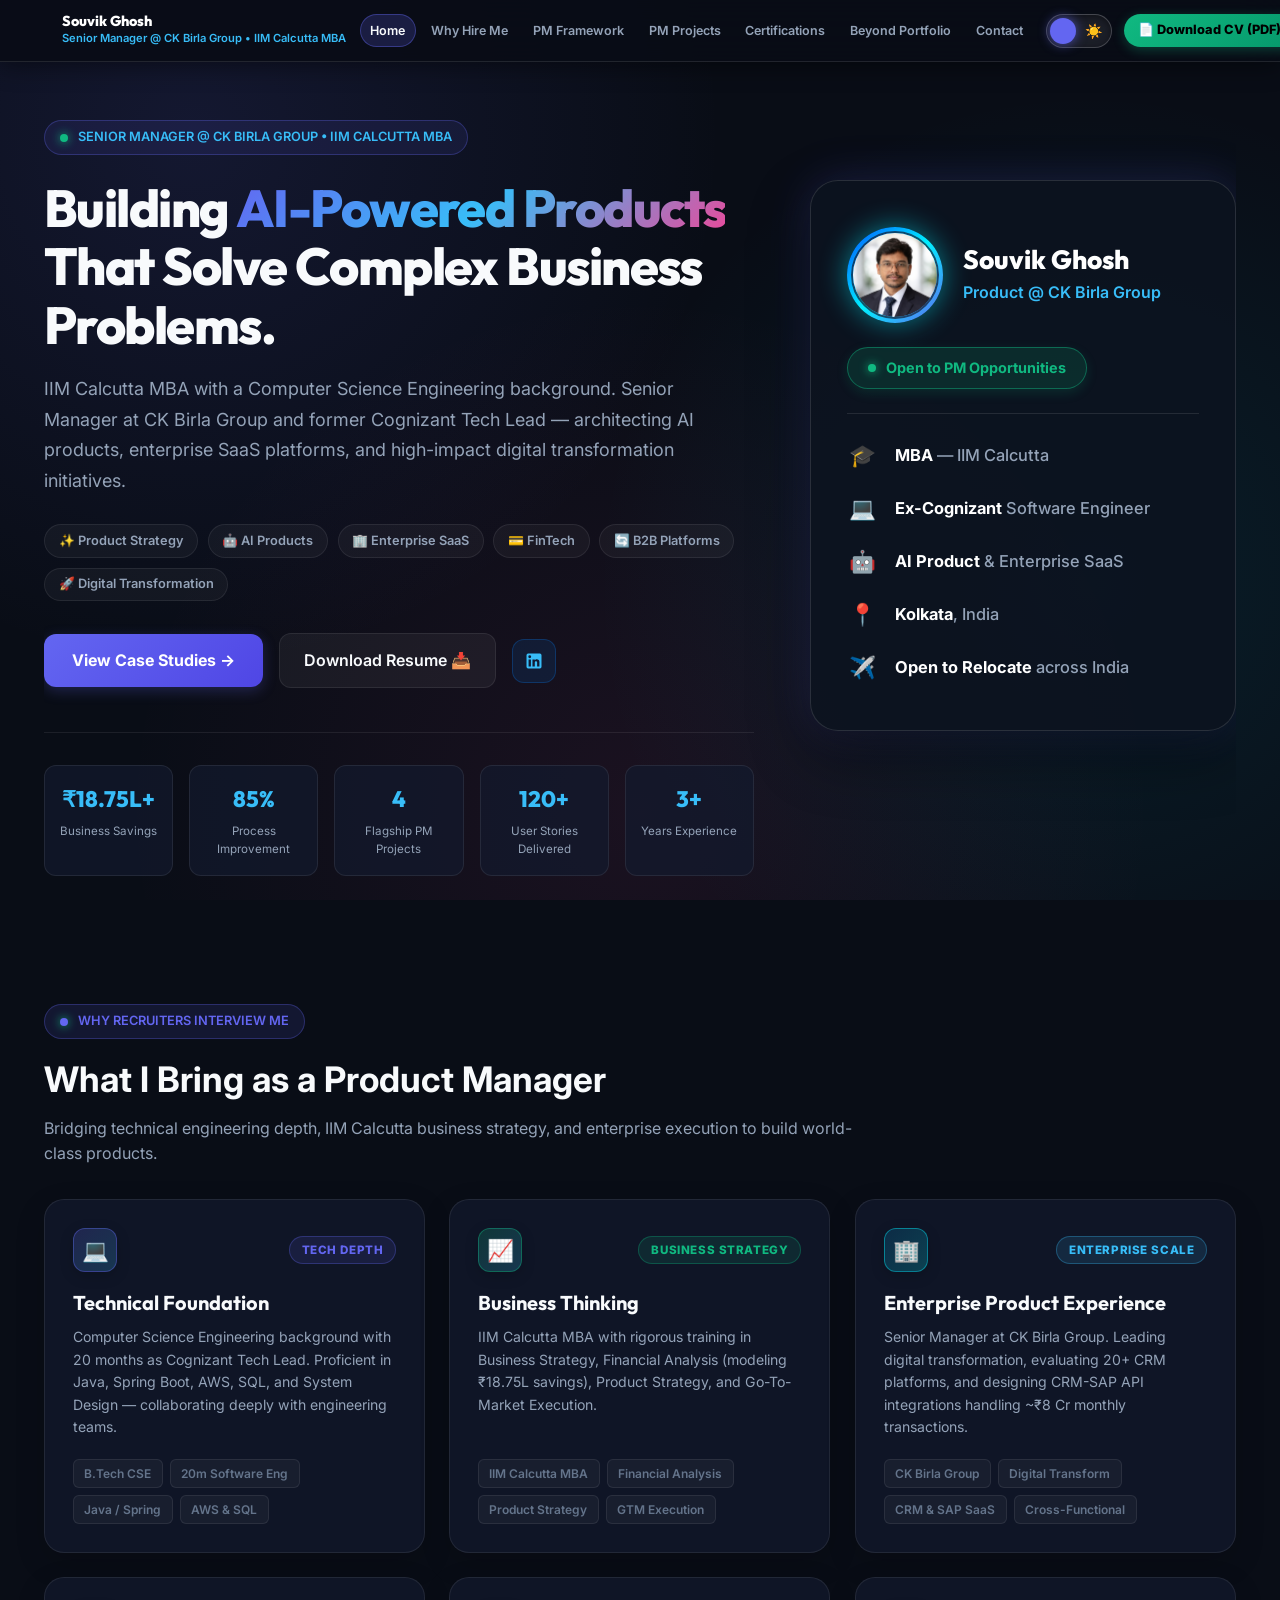
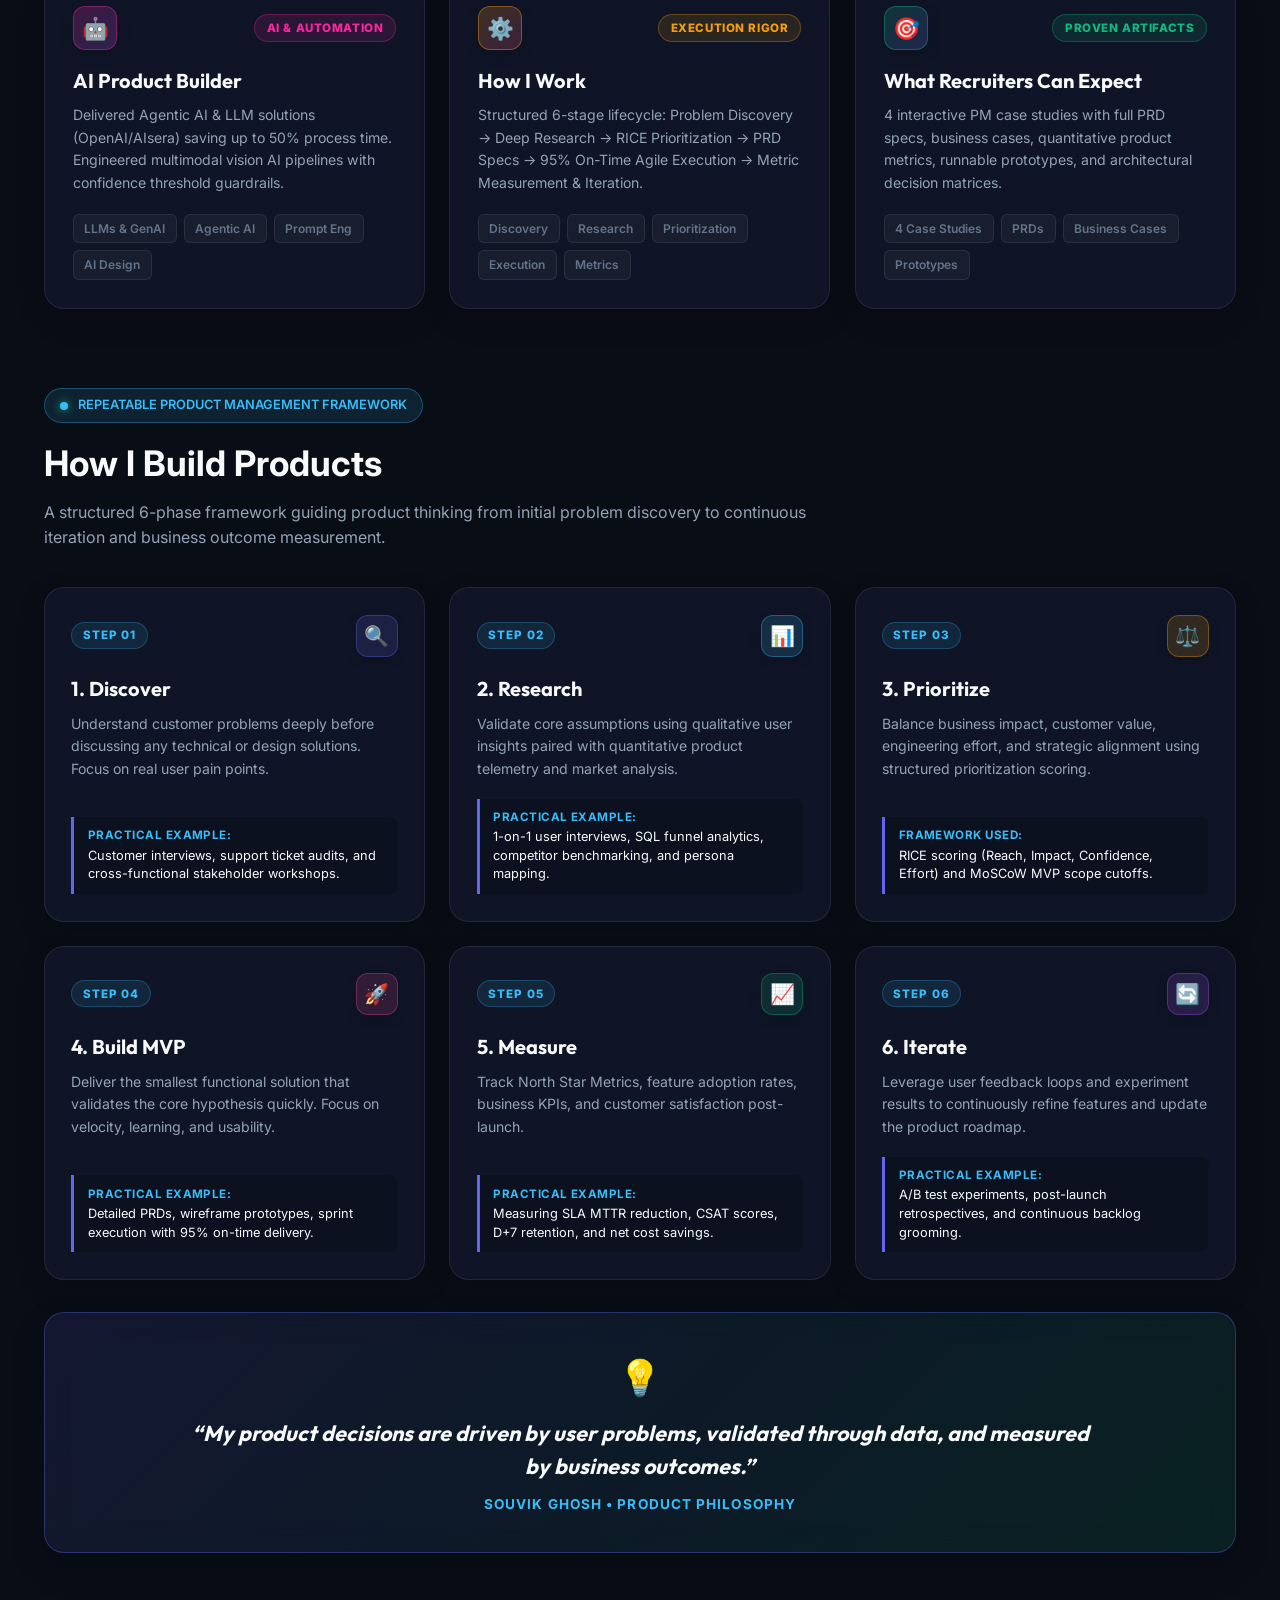
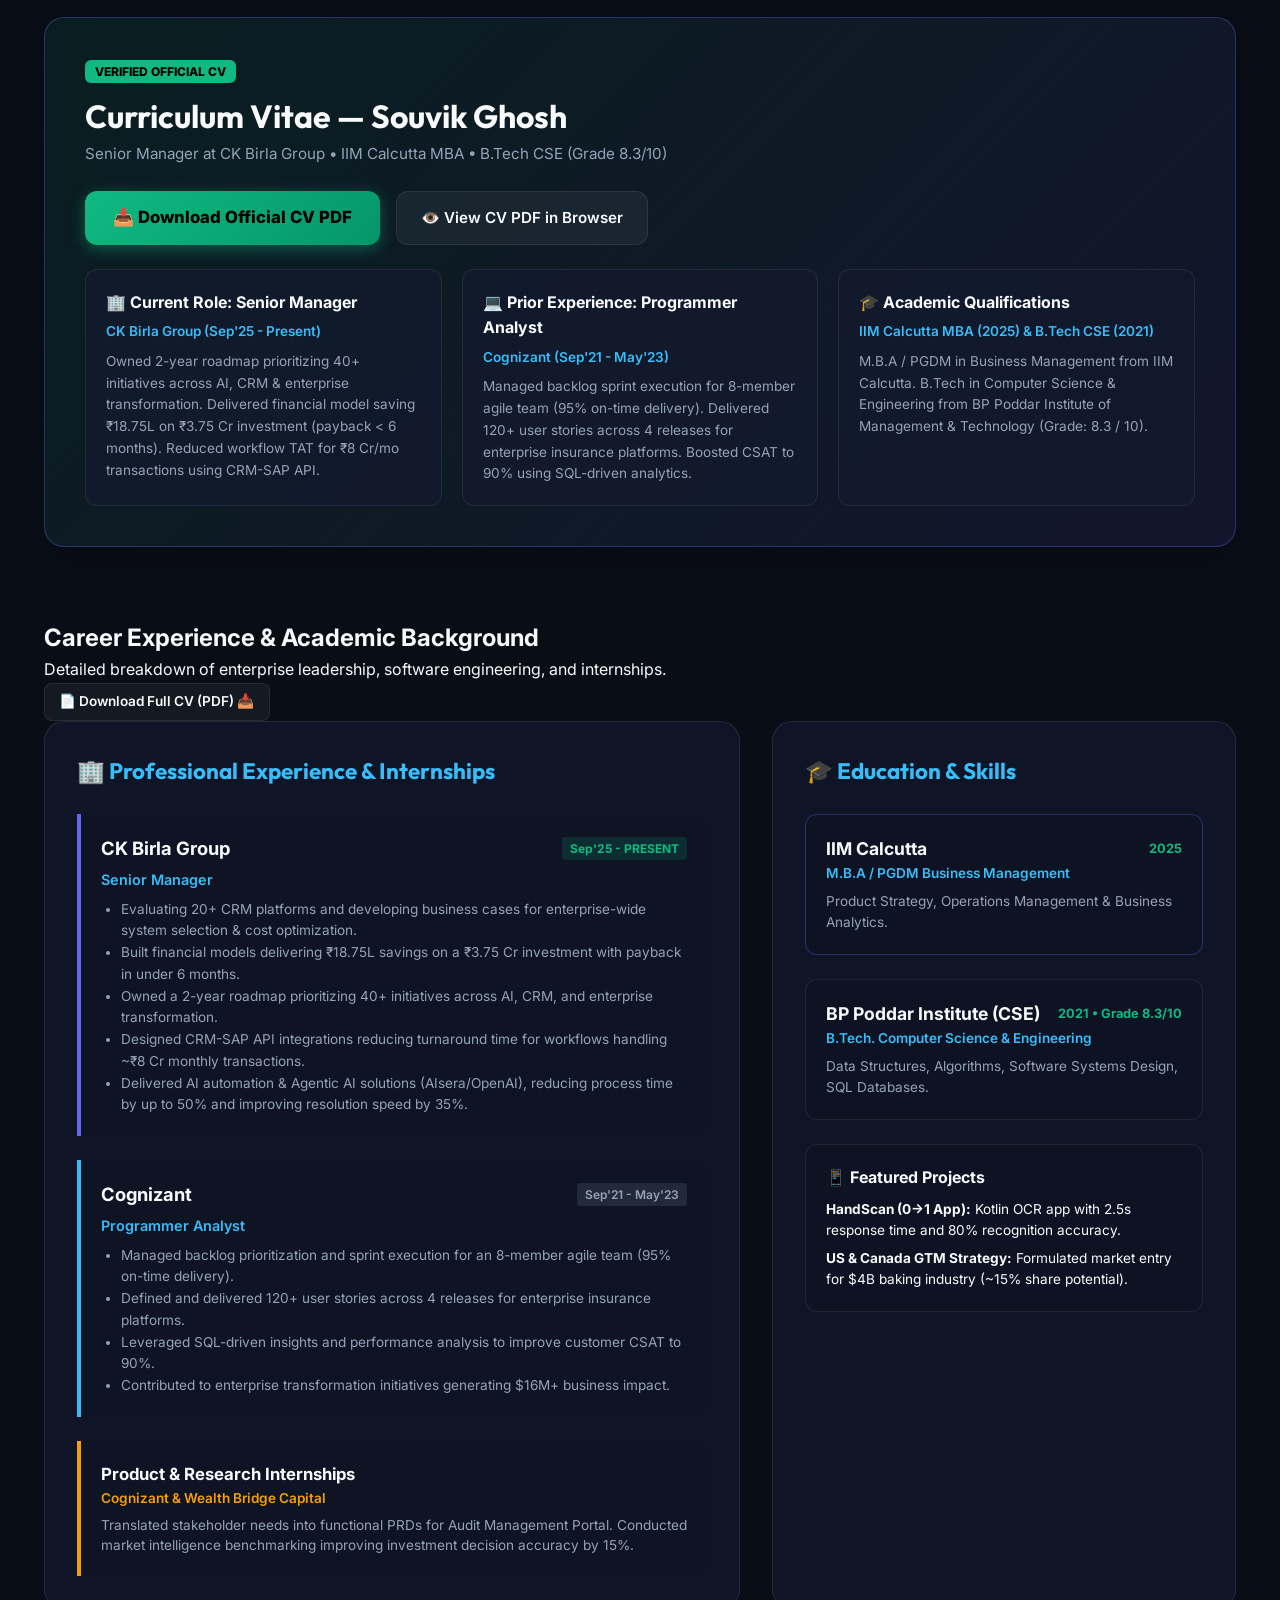
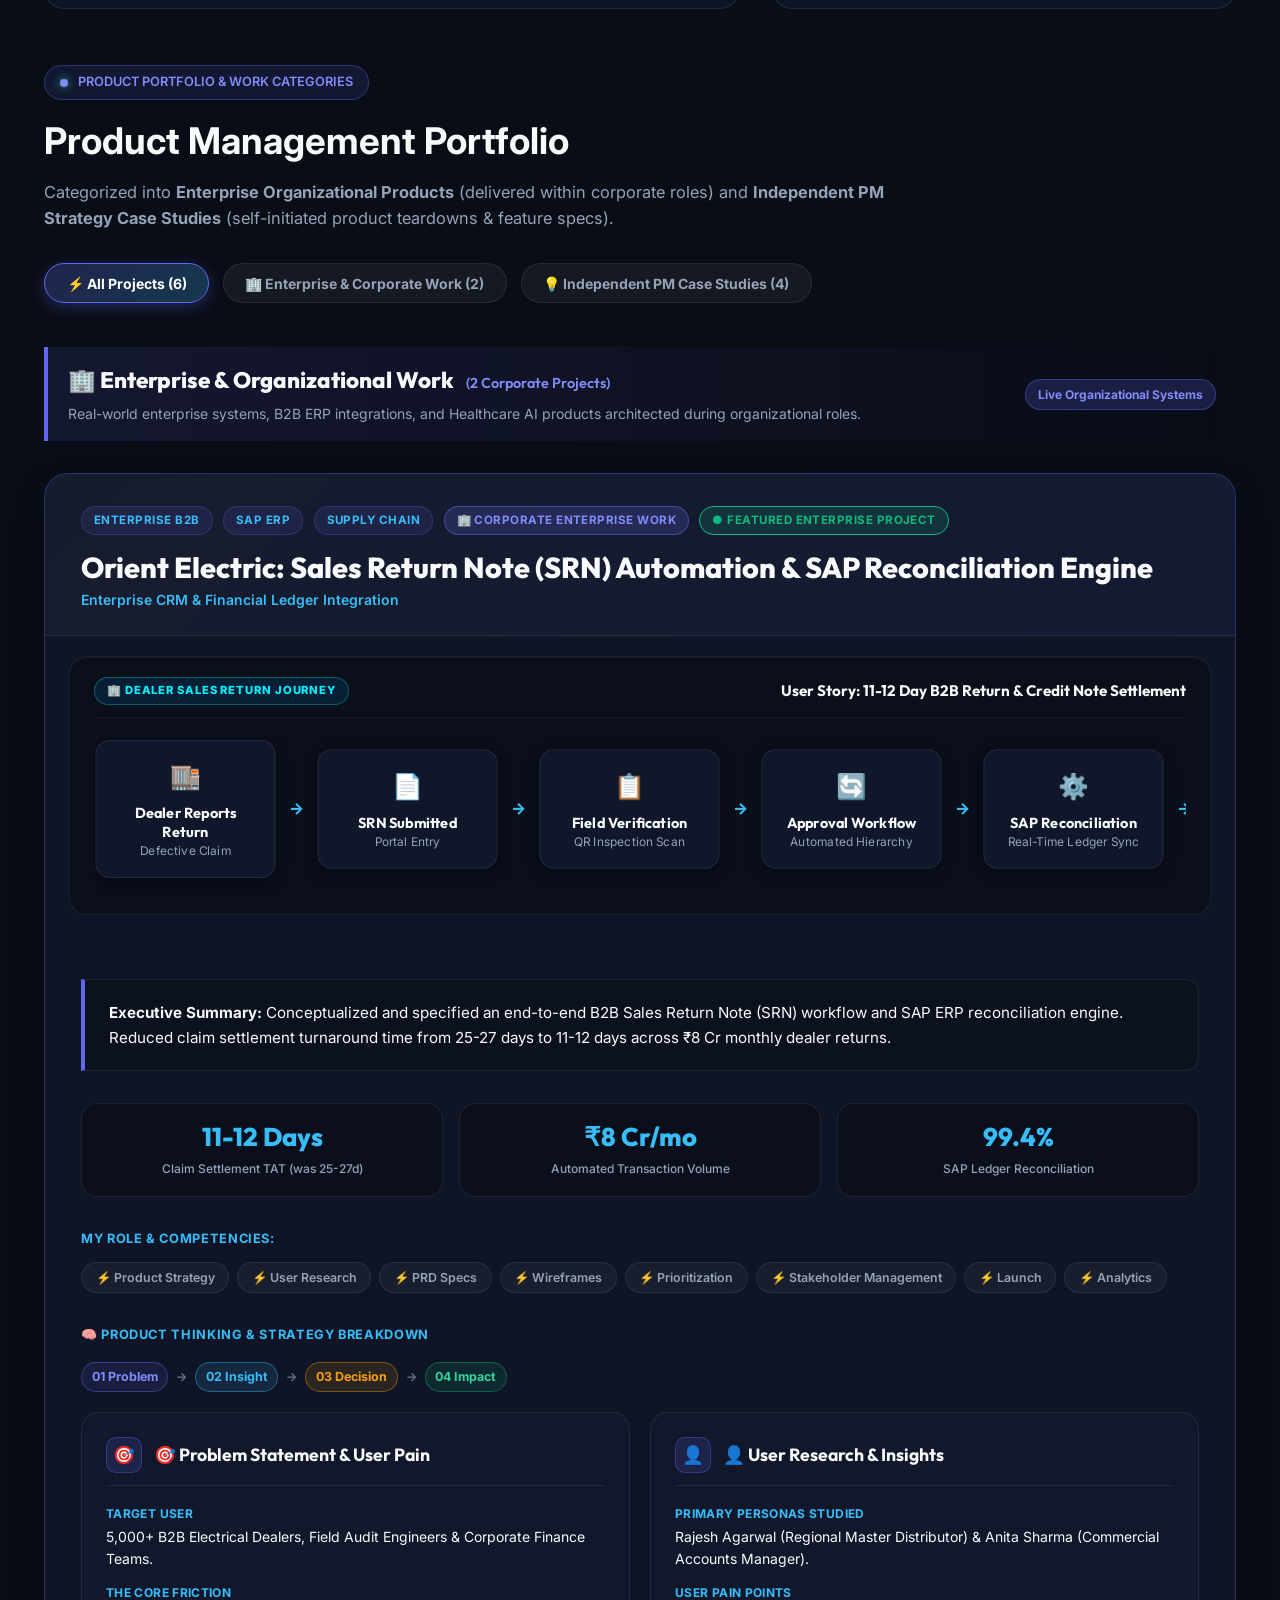
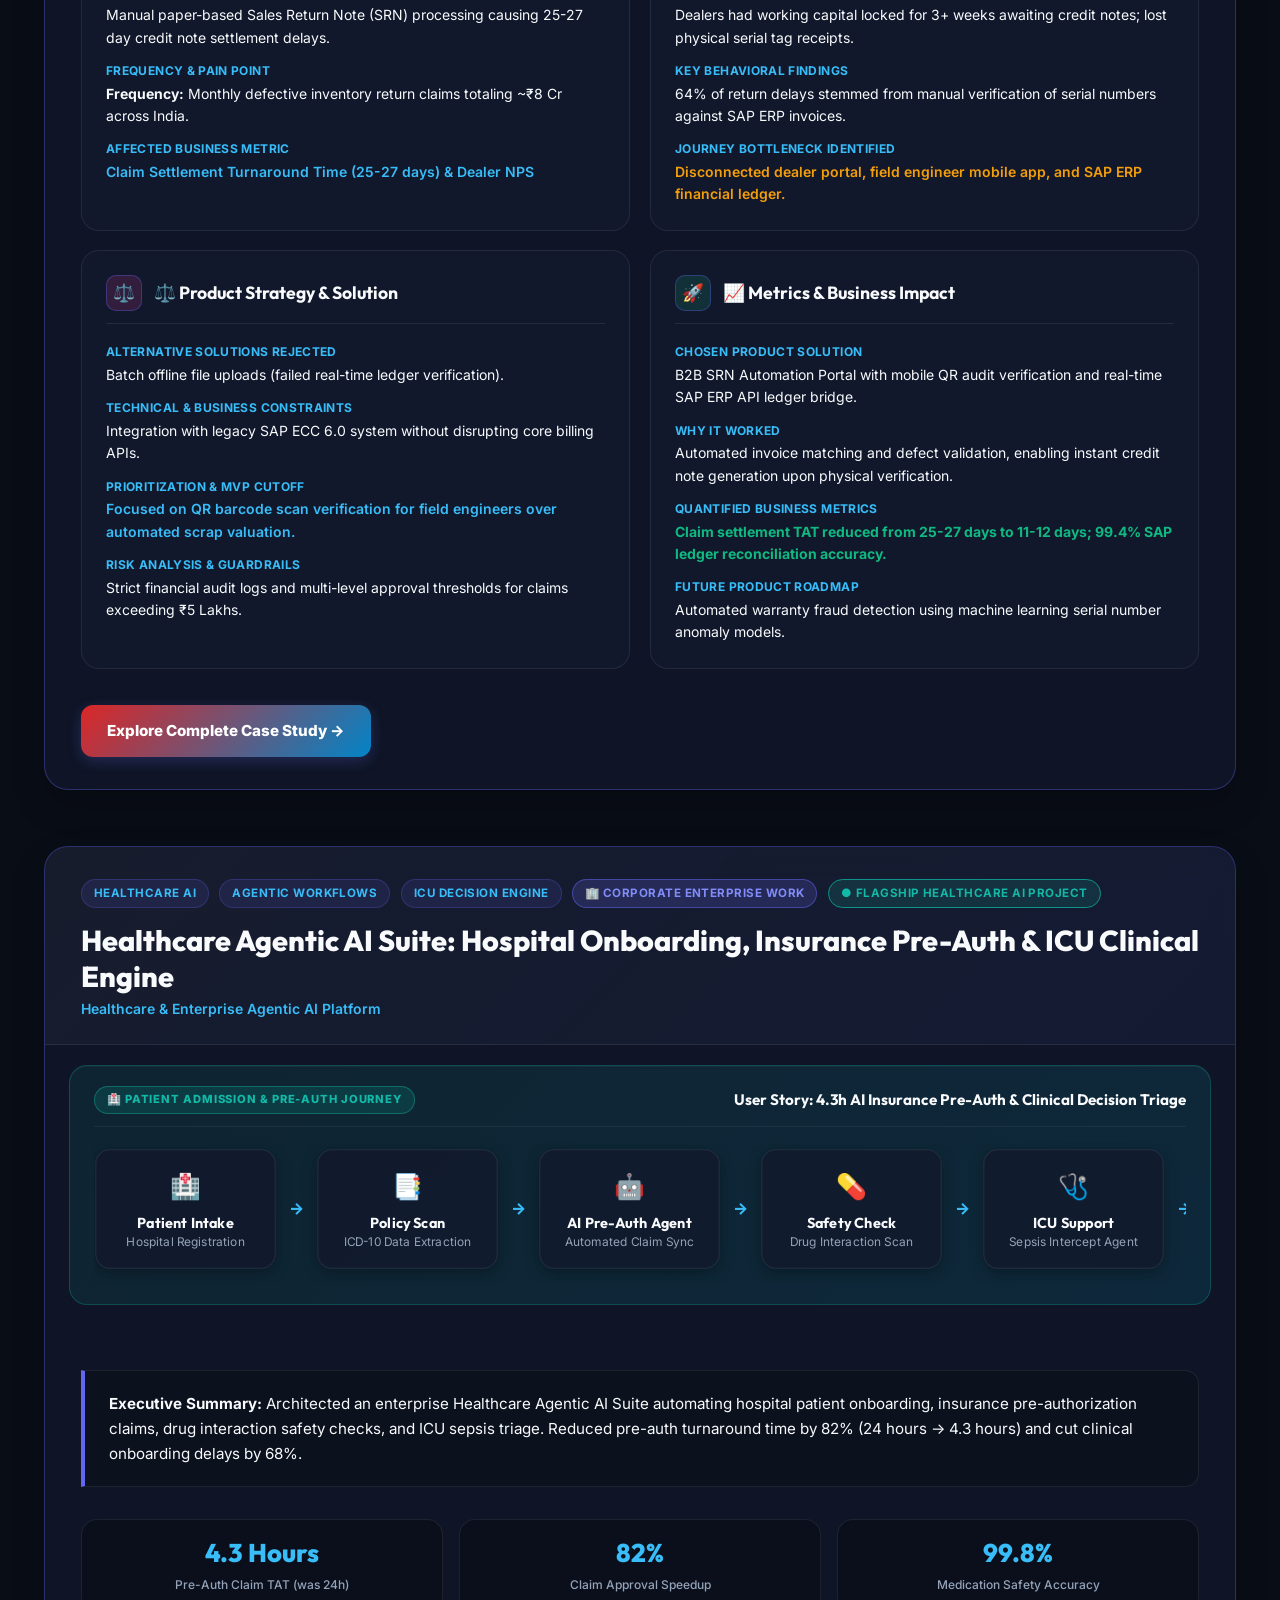
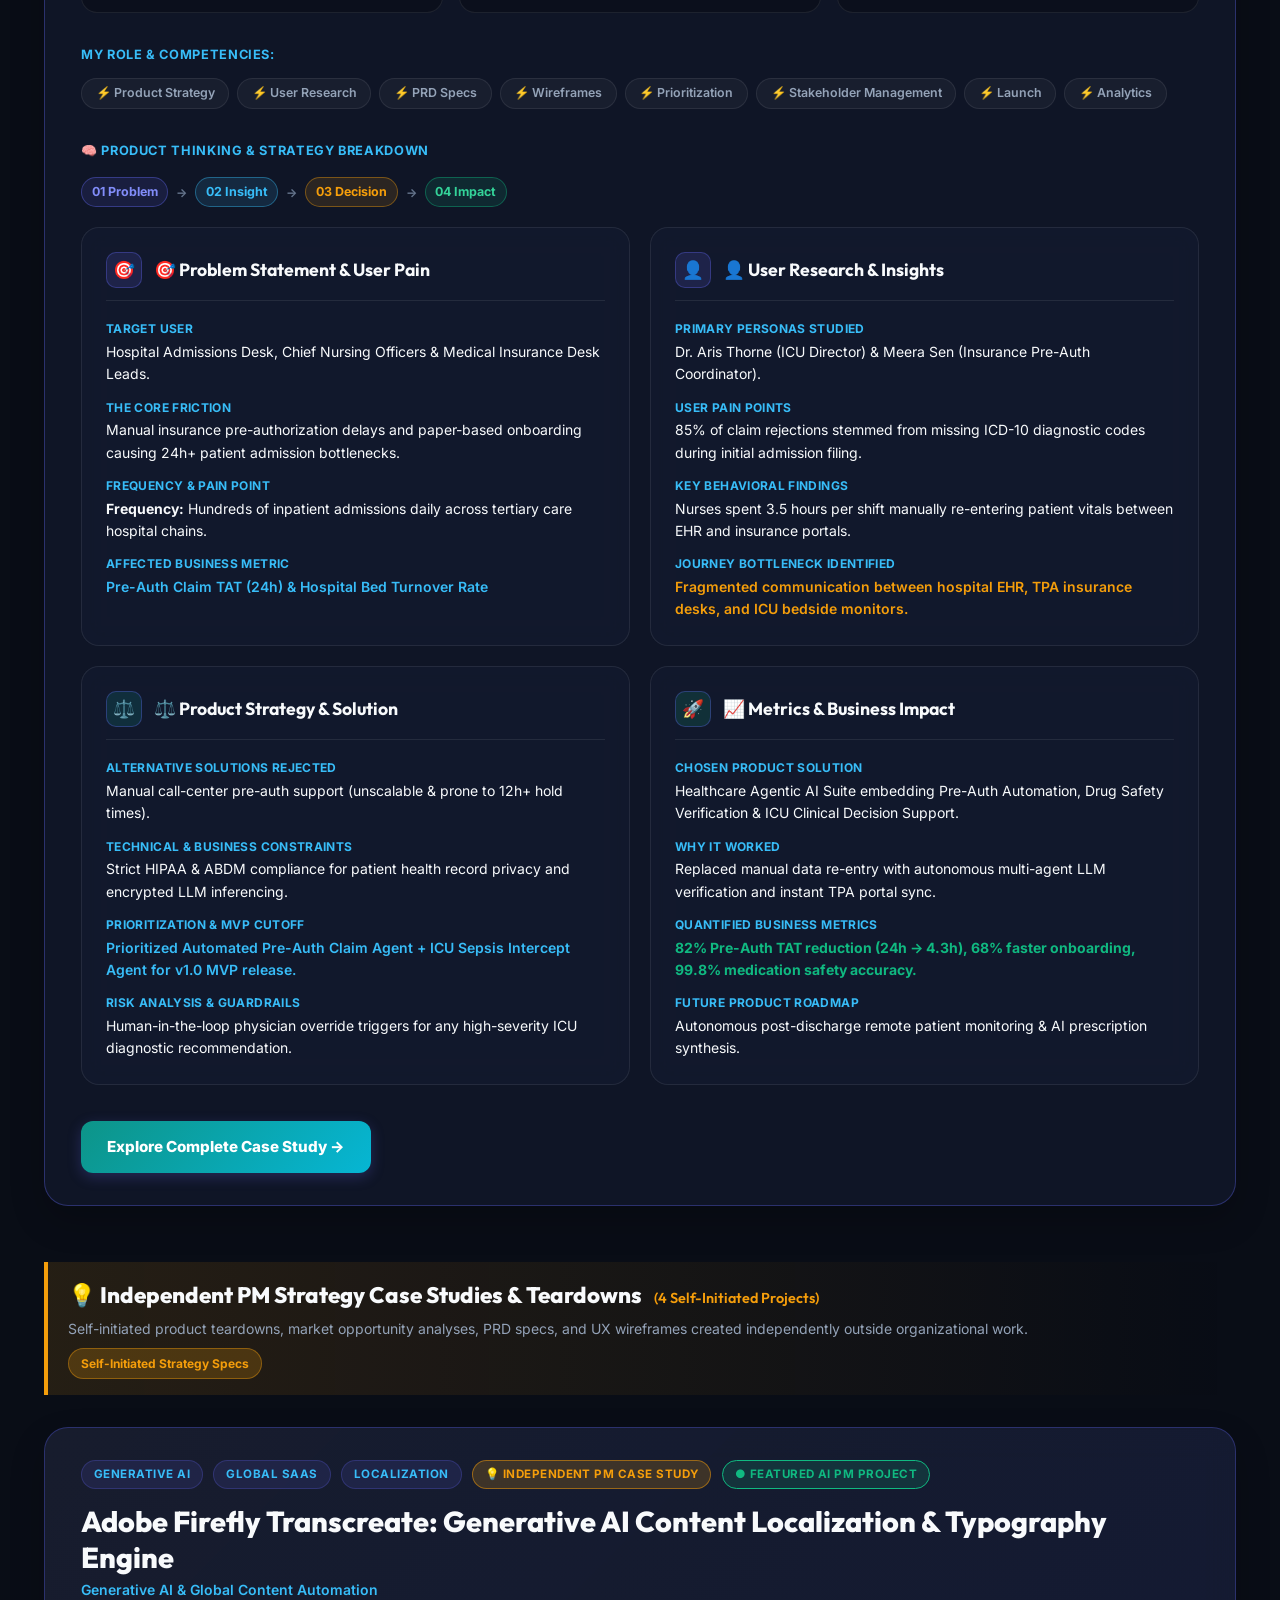
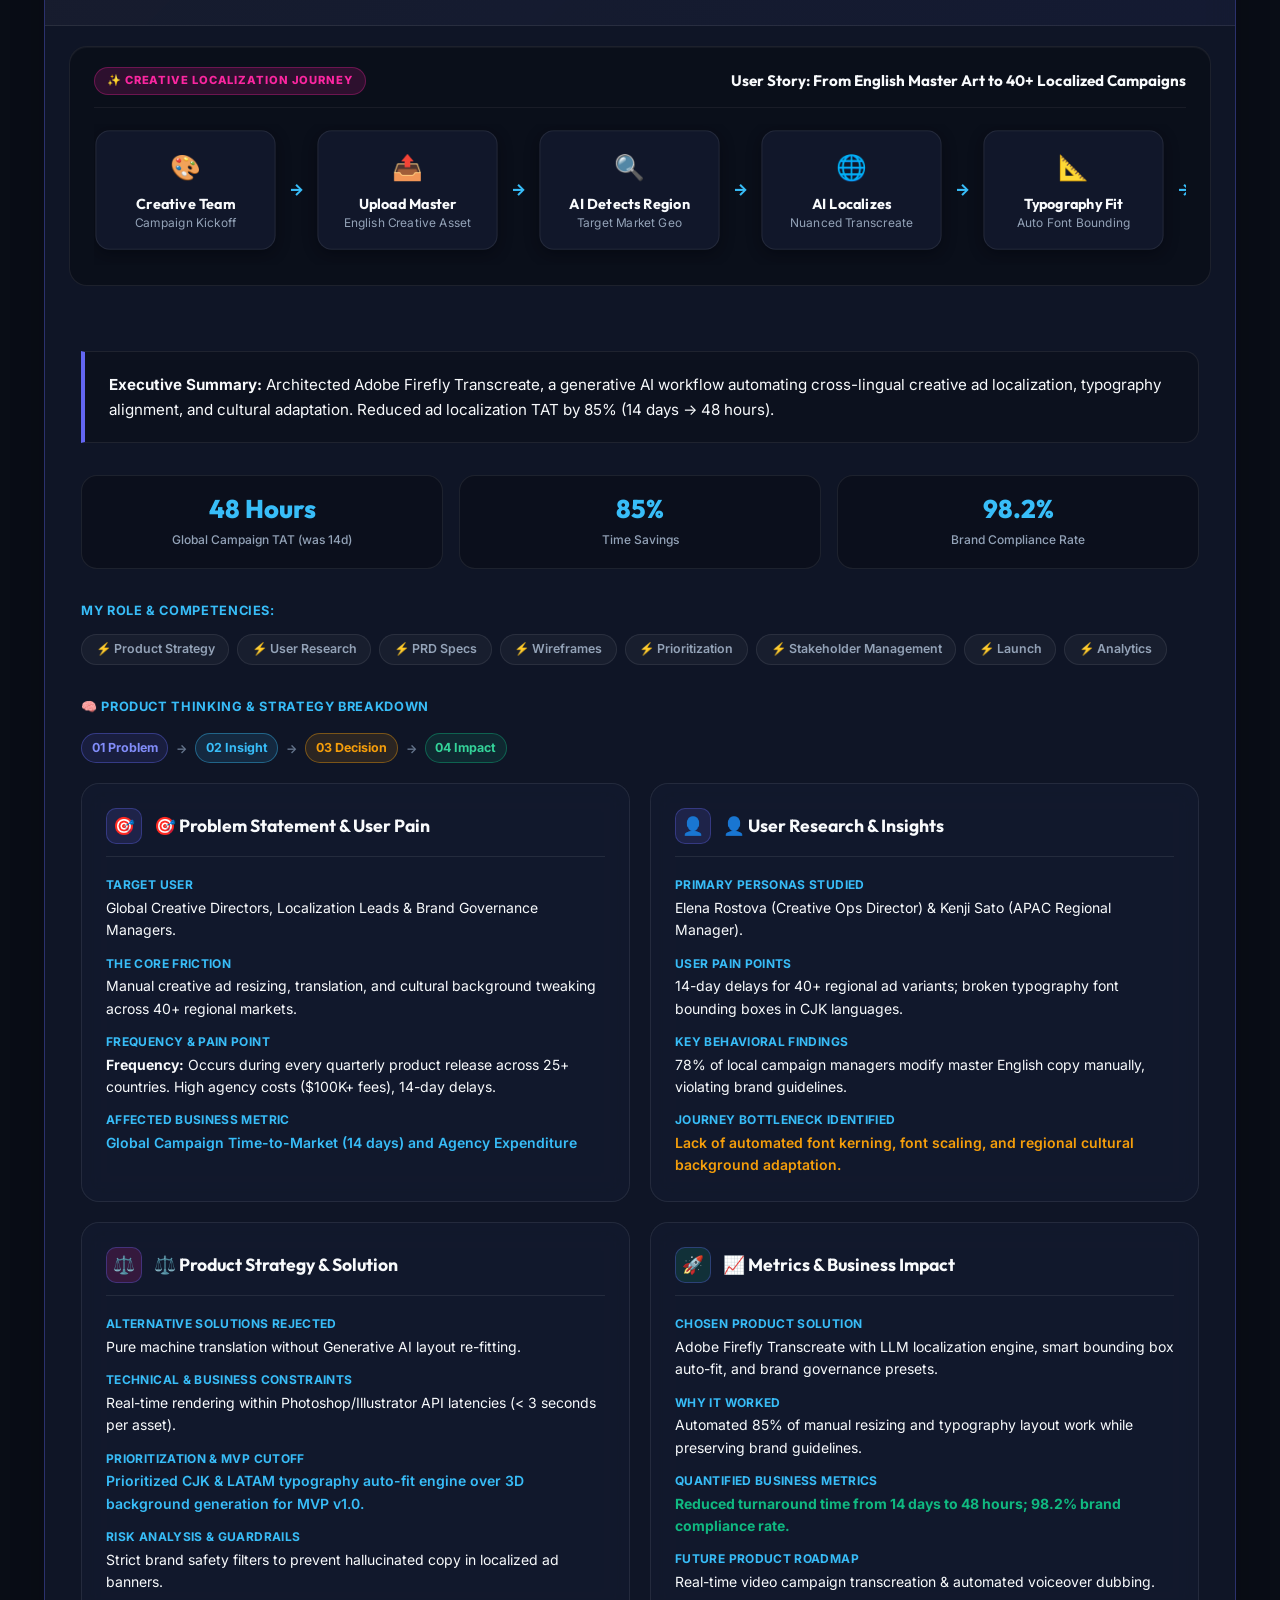
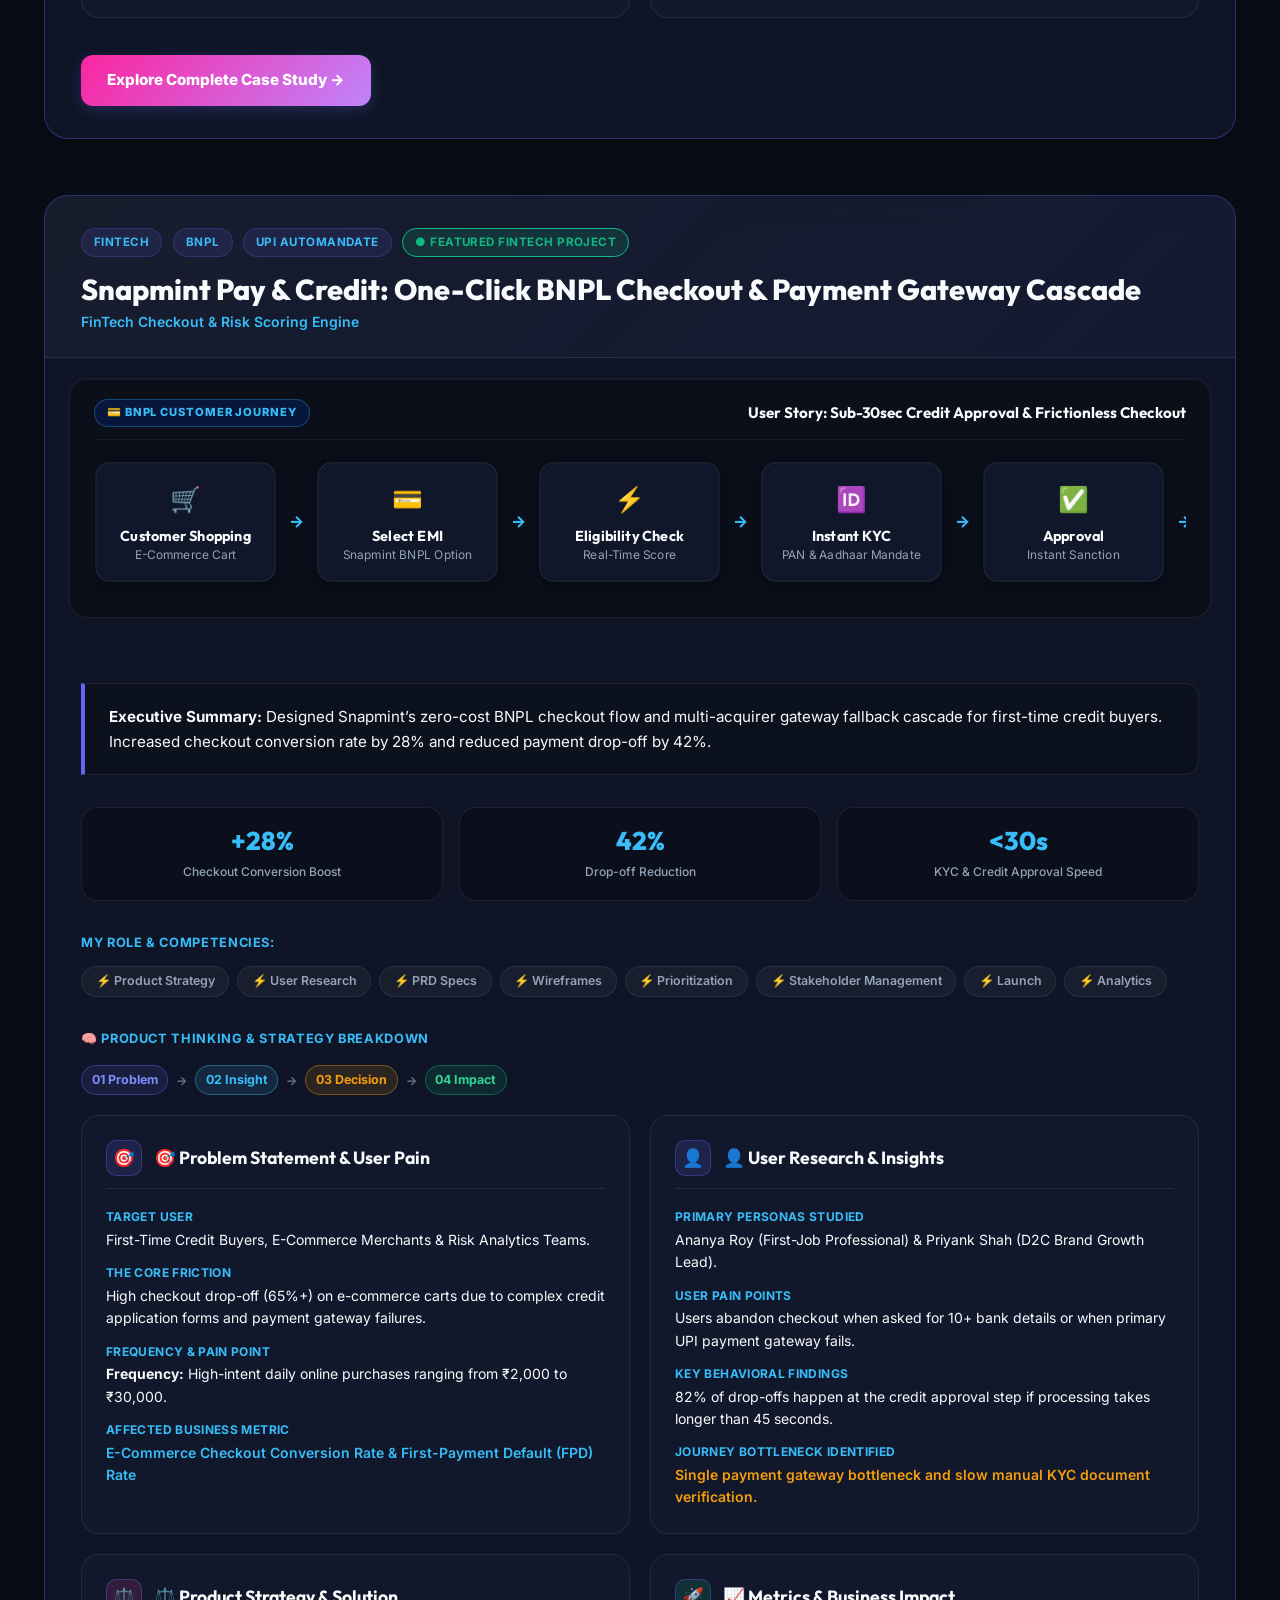
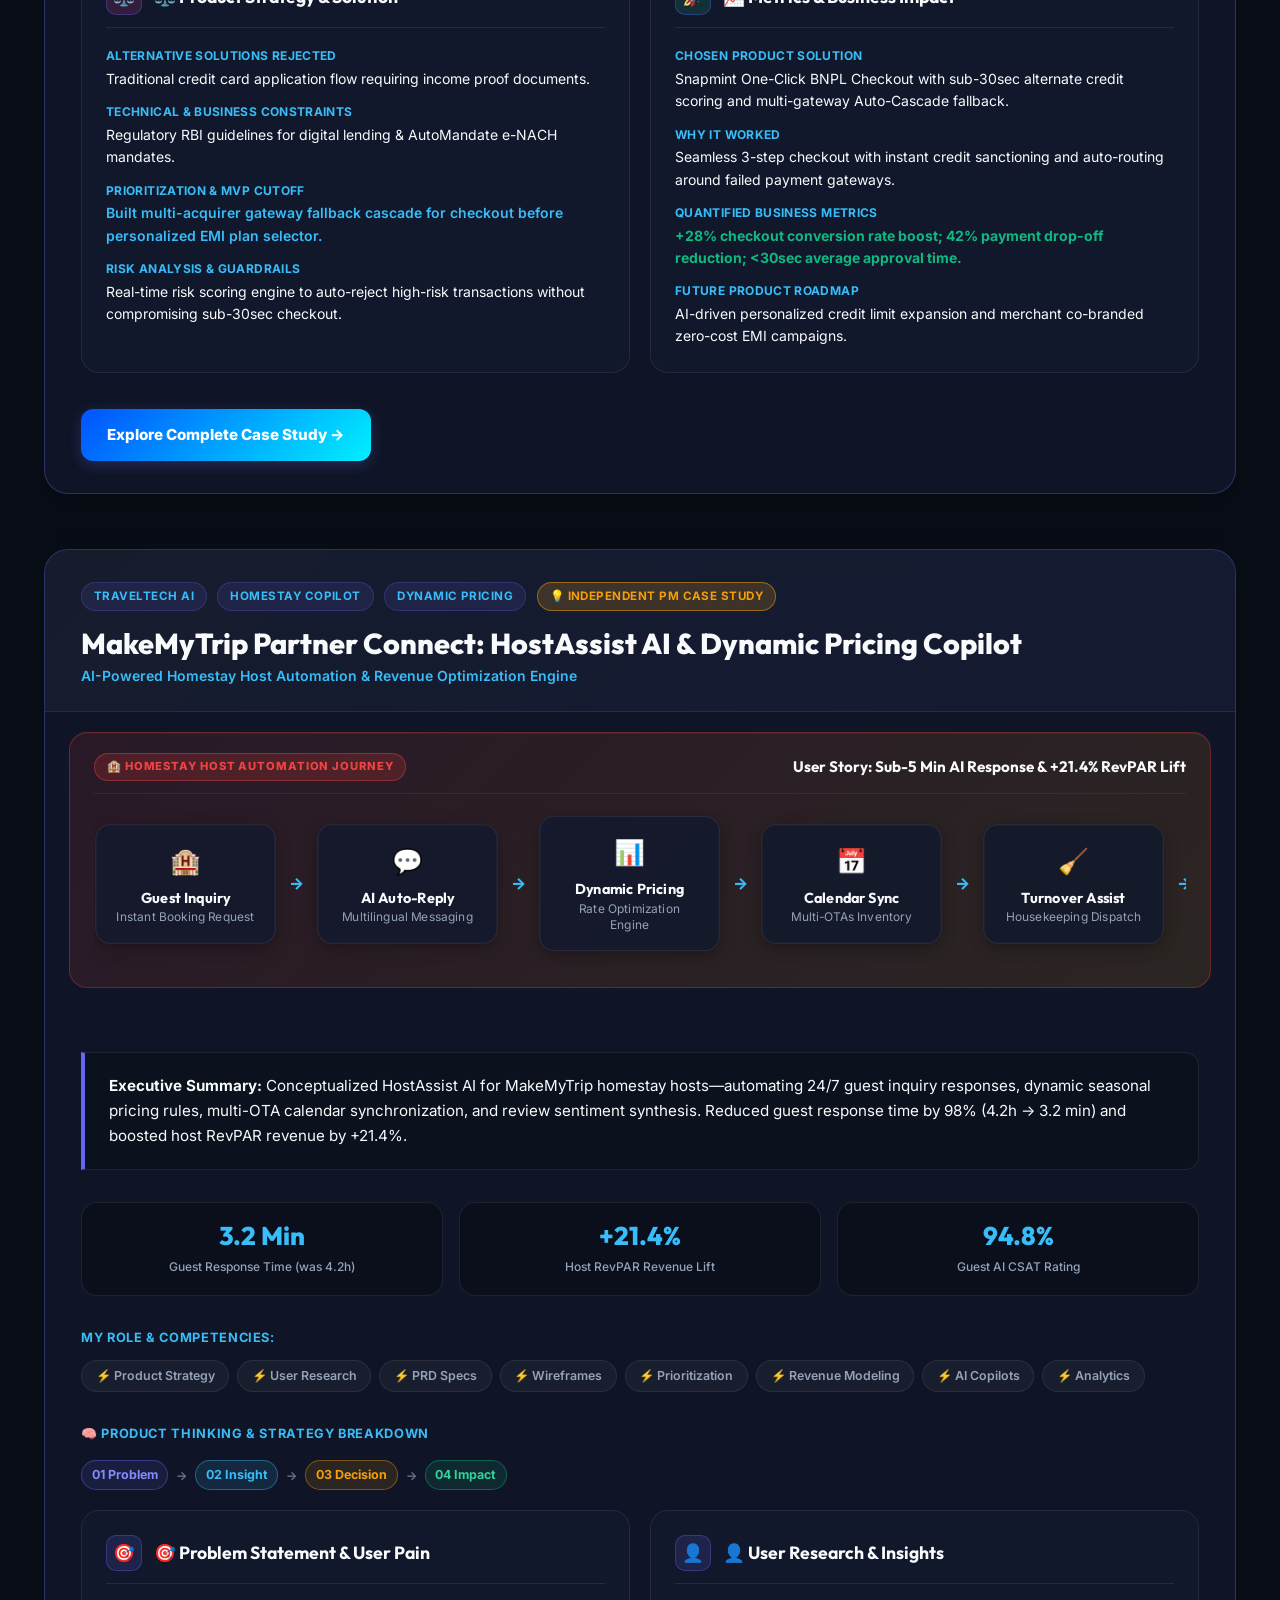
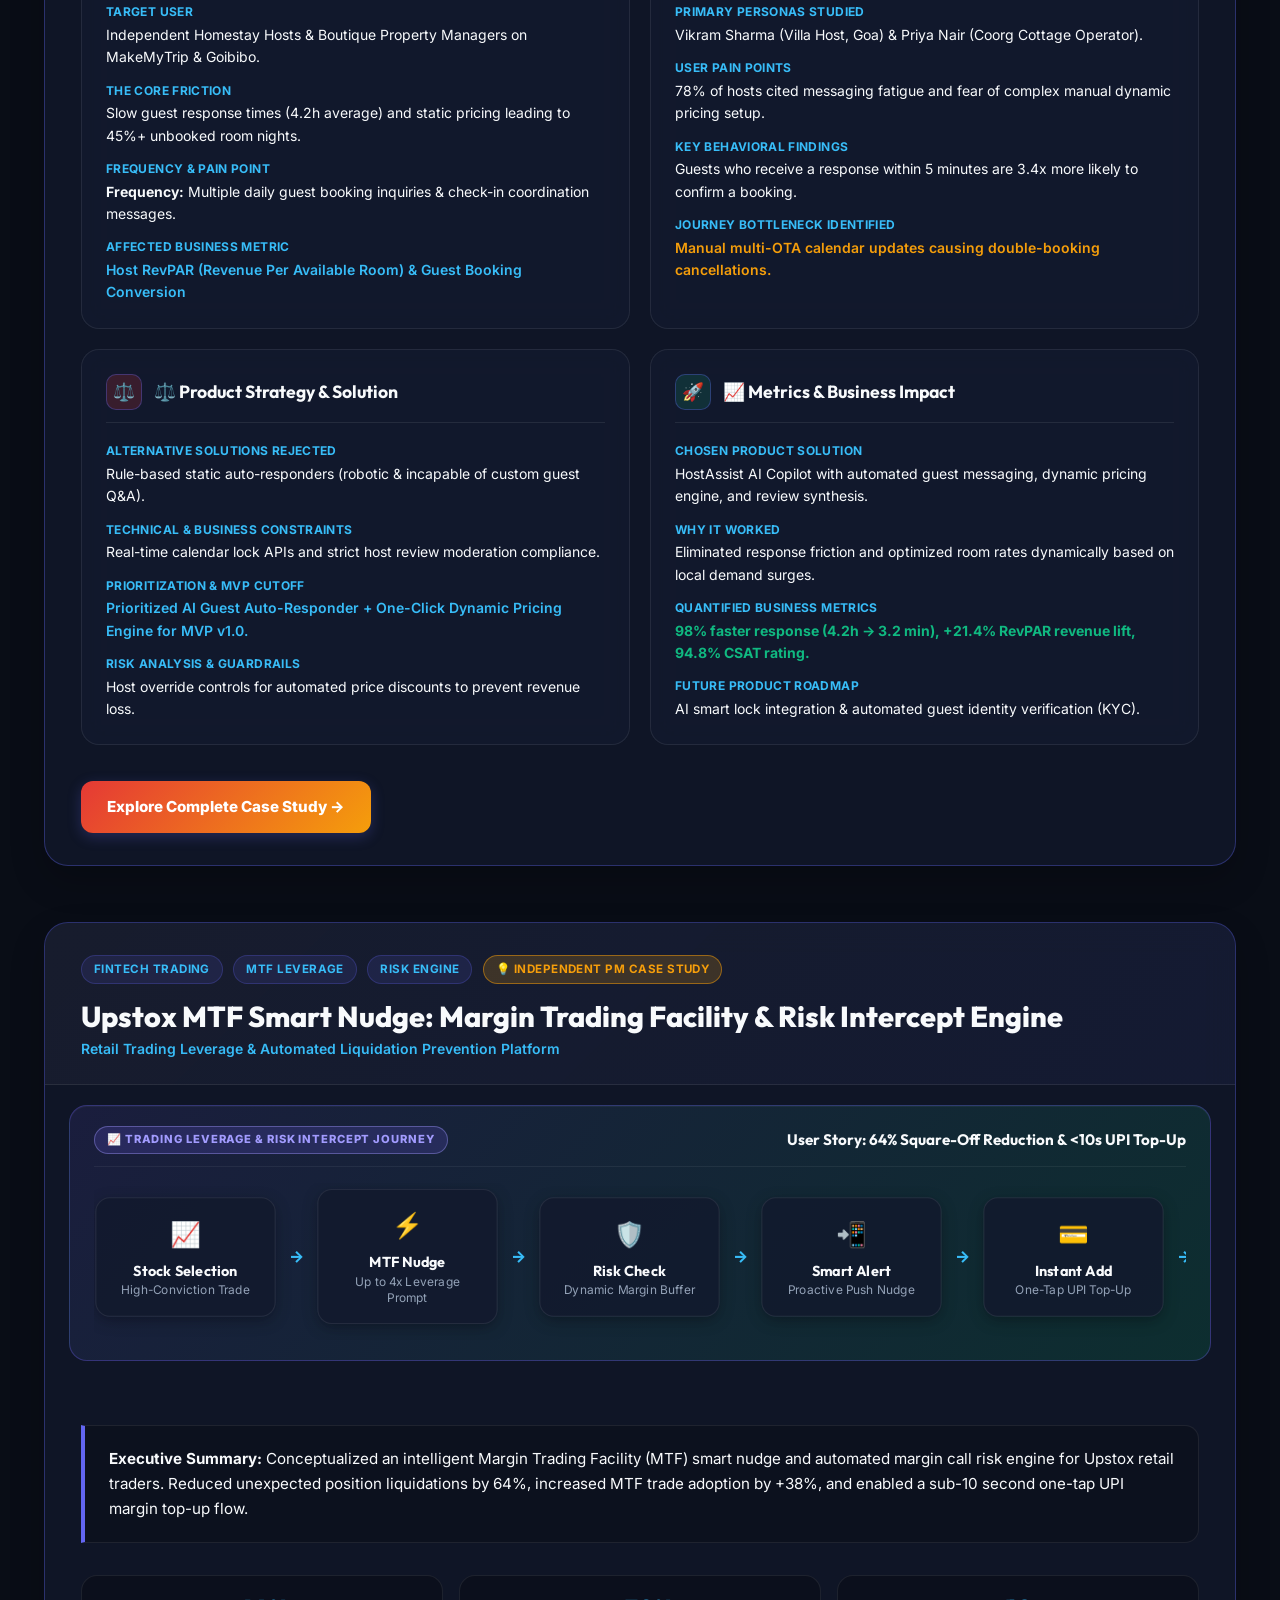
<file: index.html>
<!DOCTYPE html>
<html lang="en" data-theme="dark">
<head>
  <meta charset="UTF-8">
  <meta name="viewport" content="width=device-width, initial-scale=1.0">
  <title>Souvik Ghosh | Senior Manager at CK Birla Group & Product Manager Portfolio</title>
  <meta name="description" content="Product Manager Portfolio of Souvik Ghosh (Senior Manager at CK Birla Group, ex-Cognizant, IIM Calcutta MBA, B.Tech CSE). Dark & Light mode supported. Download official CV PDF and explore PM projects.">
  <link rel="stylesheet" href="css/style.css">
  <script src="js/theme.js"></script>
</head>
<body>

  <!-- Full-Width Translucent Floating Top Navigation Header -->
  <header id="fullTopHeader" class="full-top-header">
    <div class="header-full-container">
      <div style="display: flex; align-items: center; flex-shrink: 0;">
        <div style="white-space: nowrap;">
          <div style="font-weight: 800; font-size: 0.9rem; color: #ffffff; line-height: 1.1; font-family: var(--font-heading); white-space: nowrap;">Souvik Ghosh</div>
          <div style="font-size: 0.7rem; color: #38bdf8; font-weight: 600; white-space: nowrap;">Senior Manager @ CK Birla Group &bull; IIM Calcutta MBA</div>
        </div>
      </div>

      <nav class="header-nav-links">
        <a href="#hero" class="nav-link-item active">Home</a>
        <a href="#why-hire-me" class="nav-link-item">Why Hire Me</a>
        <a href="#framework" class="nav-link-item">PM Framework</a>
        <a href="#case-studies" class="nav-link-item">PM Projects</a>
        <a href="#certifications" class="nav-link-item">Certifications</a>
        <a href="#beyond-portfolio" class="nav-link-item">Beyond Portfolio</a>
        <a href="#contact" class="nav-link-item">Contact</a>
      </nav>

      <div class="header-actions">
        <!-- Custom Theme Pill Switch (Matching User Reference Image) -->
        <button id="topHeaderThemeToggle" onclick="toggleTheme()" class="custom-theme-switch" aria-label="Toggle Dark/Light Mode">
          <span class="switch-track">
            <span class="icon-moon">🌙</span>
            <span class="icon-sun">☀️</span>
            <span class="switch-thumb"></span>
          </span>
        </button>
        <a href="CV_souvik_P.pdf" download="CV_souvik_P.pdf" target="_blank" class="header-cv-btn">
          📄 Download CV (PDF) 📥
        </a>
      </div>
    </div>
  </header>



  <!-- Main Content Container -->
  <main class="container">
    
    <!-- Hero Section (World-Class Stripe / Linear / Vercel Redesign) -->
    <section class="hero">
      <div class="hero-content">
        <!-- Top Status Pill -->
        <div class="badge-pill animate-fade-up delay-1">
          <span class="badge-dot"></span>
          <span>SENIOR MANAGER @ CK BIRLA GROUP &bull; IIM CALCUTTA MBA</span>
        </div>

        <!-- Headline -->
        <h1 class="hero-title animate-fade-up delay-2">
          Building <span class="gradient-text">AI-Powered Products</span> That Solve Complex Business Problems.
        </h1>

        <!-- 2-3 Line Value Proposition -->
        <p class="hero-description animate-fade-up delay-3" id="heroTagline">
          IIM Calcutta MBA with a Computer Science Engineering background. Senior Manager at CK Birla Group and former Cognizant Tech Lead &mdash; architecting AI products, enterprise SaaS platforms, and high-impact digital transformation initiatives.
        </p>

        <!-- Professional Badges -->
        <div class="hero-badges-bar animate-fade-up delay-3">
          <span class="hero-badge-item">✨ Product Strategy</span>
          <span class="hero-badge-item">🤖 AI Products</span>
          <span class="hero-badge-item">🏢 Enterprise SaaS</span>
          <span class="hero-badge-item">💳 FinTech</span>
          <span class="hero-badge-item">🔄 B2B Platforms</span>
          <span class="hero-badge-item">🚀 Digital Transformation</span>
        </div>

        <!-- Primary Hero CTA Action Bar -->
        <div class="hero-actions animate-fade-up delay-4">
          <a href="#case-studies" class="btn btn-primary" style="padding: 0.85rem 1.75rem; font-size: 1rem; font-weight: 700;">
            View Case Studies &rarr;
          </a>
          <a href="CV_souvik_P.pdf" download="CV_souvik_P.pdf" target="_blank" class="btn btn-outline" style="padding: 0.85rem 1.5rem; font-size: 1rem; font-weight: 600;">
            Download Resume 📥
          </a>
          <a href="https://www.linkedin.com/in/souvik-ghosh-038174249/" target="_blank" rel="noopener noreferrer" class="icon-btn-linkedin" title="LinkedIn Profile" aria-label="LinkedIn Profile">
            <svg width="20" height="20" viewBox="0 0 24 24" fill="currentColor"><path d="M19 3a2 2 0 0 1 2 2v14a2 2 0 0 1-2 2H5a2 2 0 0 1-2-2V5a2 2 0 0 1 2-2h14m-.5 15.5v-5.3a3.26 3.26 0 0 0-3.26-3.26c-.85 0-1.84.52-2.28 1.3v-1.11h-2.79v8.37h2.79v-4.93c0-.77.62-1.4 1.39-1.4a1.4 1.4 0 0 1 1.4 1.4v4.93h2.75M6.88 8.56a1.68 1.68 0 0 0 1.68-1.68c0-.93-.75-1.69-1.68-1.69a1.69 1.69 0 0 0-1.69 1.69c0 .93.76 1.68 1.69 1.68m1.39 9.94v-8.37H5.5v8.37h2.77z"/></svg>
          </a>
        </div>

        <!-- Impact Bar (Glassmorphism Metric Cards) -->
        <div class="hero-impact-bar animate-fade-up delay-5">
          <div class="impact-card">
            <div class="impact-val">&#8377;18.75L+</div>
            <div class="impact-lbl">Business Savings</div>
          </div>
          <div class="impact-card">
            <div class="impact-val">85%</div>
            <div class="impact-lbl">Process Improvement</div>
          </div>
          <div class="impact-card">
            <div class="impact-val">4</div>
            <div class="impact-lbl">Flagship PM Projects</div>
          </div>
          <div class="impact-card">
            <div class="impact-val">120+</div>
            <div class="impact-lbl">User Stories Delivered</div>
          </div>
          <div class="impact-card">
            <div class="impact-val">3+</div>
            <div class="impact-lbl">Years Experience</div>
          </div>
        </div>
      </div>

      <!-- Right Side Glowing Profile Visual Container -->
      
      <!-- Right Side Executive Apple Profile Visual Card -->
      <div class="hero-visual-wrapper animate-fade-up delay-3" style="margin-top: 3.25rem;">
        <div class="apple-profile-card">
          
          <div style="display: flex; align-items: center; gap: 1.25rem; margin-bottom: 1.5rem;">
            <div class="headshot-glow-frame">
              <img src="images/souvik_headshot.jpg" alt="Souvik Ghosh Headshot" class="profile-headshot-img">
            </div>
            <div>
              <h3 class="profile-card-name">Souvik Ghosh</h3>
              <p class="profile-card-role">Product @ CK Birla Group</p>
            </div>
          </div>

          <div style="margin-bottom: 1.5rem;">
            <div class="status-badge-green">
              <span class="status-dot-pulse"></span>
              <span>Open to PM Opportunities</span>
            </div>
          </div>

          <div class="profile-card-divider"></div>

          <!-- Bullet Points List -->
          <ul class="profile-bullets-list">
            <li class="profile-bullet-item">
              <span class="bullet-icon">🎓</span>
              <div class="bullet-text"><strong>MBA</strong> &mdash; <span>IIM Calcutta</span></div>
            </li>
            <li class="profile-bullet-item">
              <span class="bullet-icon">💻</span>
              <div class="bullet-text"><strong>Ex-Cognizant</strong> <span>Software Engineer</span></div>
            </li>
            <li class="profile-bullet-item">
              <span class="bullet-icon">🤖</span>
              <div class="bullet-text"><strong>AI Product</strong> <span>& Enterprise SaaS</span></div>
            </li>
            <li class="profile-bullet-item">
              <span class="bullet-icon">📍</span>
              <div class="bullet-text"><strong>Kolkata</strong><span>, India</span></div>
            </li>
            <li class="profile-bullet-item">
              <span class="bullet-icon">✈️</span>
              <div class="bullet-text"><strong>Open to Relocate</strong> <span>across India</span></div>
            </li>
          </ul>

        </div>
      </div>

    </section>

    <!-- Why Hire Me / What I Bring as a Product Manager Section -->
    <section id="why-hire-me" style="scroll-margin-top: 100px; padding-top: 3.5rem; padding-bottom: 1.5rem;">
      <div class="section-header" style="margin-bottom: 2rem;">
        <div>
          <div class="badge-pill" style="margin-bottom: 0.75rem; background: rgba(99, 102, 241, 0.12); border-color: rgba(99, 102, 241, 0.3); color: var(--primary);">
            <span class="badge-dot" style="background: var(--primary);"></span>
            <span>WHY RECRUITERS INTERVIEW ME</span>
          </div>
          <h2 class="section-title" style="font-size: 2.2rem; margin-bottom: 0.5rem;">What I Bring as a Product Manager</h2>
          <p class="section-subtitle" style="font-size: 1rem; max-width: 820px; color: var(--text-muted);">
            Bridging technical engineering depth, IIM Calcutta business strategy, and enterprise execution to build world-class products.
          </p>
        </div>
      </div>

      <div class="why-hire-grid">
        <!-- Card 1: Technical Foundation -->
        <div class="why-card">
          <div class="why-card-top">
            <div class="why-icon-box" style="background: linear-gradient(135deg, rgba(99, 102, 241, 0.2), rgba(56, 189, 248, 0.2)); border-color: rgba(99, 102, 241, 0.4); color: #818cf8;">
              💻
            </div>
            <span class="why-card-badge">Tech Depth</span>
          </div>
          <h3 class="why-card-title">Technical Foundation</h3>
          <p class="why-card-text">
            Computer Science Engineering background with 20 months as Cognizant Tech Lead. Proficient in Java, Spring Boot, AWS, SQL, and System Design &mdash; collaborating deeply with engineering teams.
          </p>
          <div class="why-card-tags">
            <span class="why-tag">B.Tech CSE</span>
            <span class="why-tag">20m Software Eng</span>
            <span class="why-tag">Java / Spring</span>
            <span class="why-tag">AWS & SQL</span>
          </div>
        </div>

        <!-- Card 2: Business Thinking -->
        <div class="why-card">
          <div class="why-card-top">
            <div class="why-icon-box" style="background: linear-gradient(135deg, rgba(16, 185, 129, 0.2), rgba(56, 189, 248, 0.2)); border-color: rgba(16, 185, 129, 0.4); color: #34d399;">
              📈
            </div>
            <span class="why-card-badge" style="color: var(--success); background: rgba(16, 185, 129, 0.12); border-color: rgba(16, 185, 129, 0.3);">Business Strategy</span>
          </div>
          <h3 class="why-card-title">Business Thinking</h3>
          <p class="why-card-text">
            IIM Calcutta MBA with rigorous training in Business Strategy, Financial Analysis (modeling ₹18.75L savings), Product Strategy, and Go-To-Market Execution.
          </p>
          <div class="why-card-tags">
            <span class="why-tag">IIM Calcutta MBA</span>
            <span class="why-tag">Financial Analysis</span>
            <span class="why-tag">Product Strategy</span>
            <span class="why-tag">GTM Execution</span>
          </div>
        </div>

        <!-- Card 3: Enterprise Product Experience -->
        <div class="why-card">
          <div class="why-card-top">
            <div class="why-icon-box" style="background: linear-gradient(135deg, rgba(2, 132, 199, 0.2), rgba(0, 240, 255, 0.2)); border-color: rgba(0, 240, 255, 0.4); color: #00dfd8;">
              🏢
            </div>
            <span class="why-card-badge" style="color: var(--secondary); background: rgba(56, 189, 248, 0.12); border-color: rgba(56, 189, 248, 0.3);">Enterprise Scale</span>
          </div>
          <h3 class="why-card-title">Enterprise Product Experience</h3>
          <p class="why-card-text">
            Senior Manager at CK Birla Group. Leading digital transformation, evaluating 20+ CRM platforms, and designing CRM-SAP API integrations handling ~₹8 Cr monthly transactions.
          </p>
          <div class="why-card-tags">
            <span class="why-tag">CK Birla Group</span>
            <span class="why-tag">Digital Transform</span>
            <span class="why-tag">CRM & SAP SaaS</span>
            <span class="why-tag">Cross-Functional</span>
          </div>
        </div>

        <!-- Card 4: AI Product Builder -->
        <div class="why-card">
          <div class="why-card-top">
            <div class="why-icon-box" style="background: linear-gradient(135deg, rgba(250, 38, 160, 0.2), rgba(168, 85, 247, 0.2)); border-color: rgba(250, 38, 160, 0.4); color: #fa26a0;">
              🤖
            </div>
            <span class="why-card-badge" style="color: #fa26a0; background: rgba(250, 38, 160, 0.12); border-color: rgba(250, 38, 160, 0.3);">AI & Automation</span>
          </div>
          <h3 class="why-card-title">AI Product Builder</h3>
          <p class="why-card-text">
            Delivered Agentic AI & LLM solutions (OpenAI/AIsera) saving up to 50% process time. Engineered multimodal vision AI pipelines with confidence threshold guardrails.
          </p>
          <div class="why-card-tags">
            <span class="why-tag">LLMs & GenAI</span>
            <span class="why-tag">Agentic AI</span>
            <span class="why-tag">Prompt Eng</span>
            <span class="why-tag">AI Design</span>
          </div>
        </div>

        <!-- Card 5: How I Work -->
        <div class="why-card">
          <div class="why-card-top">
            <div class="why-icon-box" style="background: linear-gradient(135deg, rgba(245, 158, 11, 0.2), rgba(236, 72, 153, 0.2)); border-color: rgba(245, 158, 11, 0.4); color: #f59e0b;">
              ⚙️
            </div>
            <span class="why-card-badge" style="color: var(--warning); background: rgba(245, 158, 11, 0.12); border-color: rgba(245, 158, 11, 0.3);">Execution Rigor</span>
          </div>
          <h3 class="why-card-title">How I Work</h3>
          <p class="why-card-text">
            Structured 6-stage lifecycle: Problem Discovery &rarr; Deep Research &rarr; RICE Prioritization &rarr; PRD Specs &rarr; 95% On-Time Agile Execution &rarr; Metric Measurement & Iteration.
          </p>
          <div class="why-card-tags">
            <span class="why-tag">Discovery</span>
            <span class="why-tag">Research</span>
            <span class="why-tag">Prioritization</span>
            <span class="why-tag">Execution</span>
            <span class="why-tag">Metrics</span>
          </div>
        </div>

        <!-- Card 6: What Recruiters Can Expect -->
        <div class="why-card">
          <div class="why-card-top">
            <div class="why-icon-box" style="background: linear-gradient(135deg, rgba(16, 185, 129, 0.2), rgba(99, 102, 241, 0.2)); border-color: rgba(16, 185, 129, 0.4); color: #10b981;">
              🎯
            </div>
            <span class="why-card-badge" style="color: var(--success); background: rgba(16, 185, 129, 0.12); border-color: rgba(16, 185, 129, 0.3);">Proven Artifacts</span>
          </div>
          <h3 class="why-card-title">What Recruiters Can Expect</h3>
          <p class="why-card-text">
            4 interactive PM case studies with full PRD specs, business cases, quantitative product metrics, runnable prototypes, and architectural decision matrices.
          </p>
          <div class="why-card-tags">
            <span class="why-tag">4 Case Studies</span>
            <span class="why-tag">PRDs</span>
            <span class="why-tag">Business Cases</span>
            <span class="why-tag">Prototypes</span>
          </div>
        </div>
      </div>
    </section>

    <!-- How I Build Products Section (Linear / Google PM Framework) -->
    <section id="how-i-build-products" style="scroll-margin-top: 100px; padding-top: 3.5rem; padding-bottom: 2rem;">
      <div class="section-header" style="margin-bottom: 2.25rem;">
        <div>
          <div class="badge-pill" style="margin-bottom: 0.75rem; background: rgba(56, 189, 248, 0.12); border-color: rgba(56, 189, 248, 0.3); color: var(--secondary);">
            <span class="badge-dot" style="background: var(--secondary);"></span>
            <span>REPEATABLE PRODUCT MANAGEMENT FRAMEWORK</span>
          </div>
          <h2 class="section-title" style="font-size: 2.2rem; margin-bottom: 0.5rem;">How I Build Products</h2>
          <p class="section-subtitle" style="font-size: 1rem; max-width: 820px; color: var(--text-muted);">
            A structured 6-phase framework guiding product thinking from initial problem discovery to continuous iteration and business outcome measurement.
          </p>
        </div>
      </div>

      <!-- Horizontal Connected Workflow Container -->
      <div class="product-framework-wrapper">
        <div class="product-framework-grid">
          
          <!-- Step 1: Discover -->
          <div class="pm-step-card">
            <div class="pm-step-header">
              <span class="pm-step-num">STEP 01</span>
              <div class="pm-step-icon" style="background: rgba(99, 102, 241, 0.15); border-color: rgba(99, 102, 241, 0.35); color: #818cf8;">
                🔍
              </div>
            </div>
            <h3 class="pm-step-title">1. Discover</h3>
            <p class="pm-step-desc">
              Understand customer problems deeply before discussing any technical or design solutions. Focus on real user pain points.
            </p>
            <div class="pm-step-example">
              <strong>Practical Example:</strong> Customer interviews, support ticket audits, and cross-functional stakeholder workshops.
            </div>
          </div>

          <!-- Step 2: Research -->
          <div class="pm-step-card">
            <div class="pm-step-header">
              <span class="pm-step-num">STEP 02</span>
              <div class="pm-step-icon" style="background: rgba(56, 189, 248, 0.15); border-color: rgba(56, 189, 248, 0.35); color: #38bdf8;">
                📊
              </div>
            </div>
            <h3 class="pm-step-title">2. Research</h3>
            <p class="pm-step-desc">
              Validate core assumptions using qualitative user insights paired with quantitative product telemetry and market analysis.
            </p>
            <div class="pm-step-example">
              <strong>Practical Example:</strong> 1-on-1 user interviews, SQL funnel analytics, competitor benchmarking, and persona mapping.
            </div>
          </div>

          <!-- Step 3: Prioritize -->
          <div class="pm-step-card">
            <div class="pm-step-header">
              <span class="pm-step-num">STEP 03</span>
              <div class="pm-step-icon" style="background: rgba(245, 158, 11, 0.15); border-color: rgba(245, 158, 11, 0.35); color: #f59e0b;">
                ⚖️
              </div>
            </div>
            <h3 class="pm-step-title">3. Prioritize</h3>
            <p class="pm-step-desc">
              Balance business impact, customer value, engineering effort, and strategic alignment using structured prioritization scoring.
            </p>
            <div class="pm-step-example">
              <strong>Framework Used:</strong> RICE scoring (Reach, Impact, Confidence, Effort) and MoSCoW MVP scope cutoffs.
            </div>
          </div>

          <!-- Step 4: Build MVP -->
          <div class="pm-step-card">
            <div class="pm-step-header">
              <span class="pm-step-num">STEP 04</span>
              <div class="pm-step-icon" style="background: rgba(236, 72, 153, 0.15); border-color: rgba(236, 72, 153, 0.35); color: #ec4899;">
                🚀
              </div>
            </div>
            <h3 class="pm-step-title">4. Build MVP</h3>
            <p class="pm-step-desc">
              Deliver the smallest functional solution that validates the core hypothesis quickly. Focus on velocity, learning, and usability.
            </p>
            <div class="pm-step-example">
              <strong>Practical Example:</strong> Detailed PRDs, wireframe prototypes, sprint execution with 95% on-time delivery.
            </div>
          </div>

          <!-- Step 5: Measure -->
          <div class="pm-step-card">
            <div class="pm-step-header">
              <span class="pm-step-num">STEP 05</span>
              <div class="pm-step-icon" style="background: rgba(16, 185, 129, 0.15); border-color: rgba(16, 185, 129, 0.35); color: #10b981;">
                📈
              </div>
            </div>
            <h3 class="pm-step-title">5. Measure</h3>
            <p class="pm-step-desc">
              Track North Star Metrics, feature adoption rates, business KPIs, and customer satisfaction post-launch.
            </p>
            <div class="pm-step-example">
              <strong>Practical Example:</strong> Measuring SLA MTTR reduction, CSAT scores, D+7 retention, and net cost savings.
            </div>
          </div>

          <!-- Step 6: Iterate -->
          <div class="pm-step-card">
            <div class="pm-step-header">
              <span class="pm-step-num">STEP 06</span>
              <div class="pm-step-icon" style="background: rgba(168, 85, 247, 0.15); border-color: rgba(168, 85, 247, 0.35); color: #a855f7;">
                🔄
              </div>
            </div>
            <h3 class="pm-step-title">6. Iterate</h3>
            <p class="pm-step-desc">
              Leverage user feedback loops and experiment results to continuously refine features and update the product roadmap.
            </p>
            <div class="pm-step-example">
              <strong>Practical Example:</strong> A/B test experiments, post-launch retrospectives, and continuous backlog grooming.
            </div>
          </div>

        </div>
      </div>

      <!-- Bottom Highlighted Premium Quote Card -->
      <div class="pm-quote-card">
        <div class="pm-quote-icon">💡</div>
        <blockquote class="pm-quote-text">
          &ldquo;My product decisions are driven by user problems, validated through data, and measured by business outcomes.&rdquo;
        </blockquote>
        <div class="pm-quote-author">Souvik Ghosh &bull; Product Philosophy</div>
      </div>

    </section>

    <!-- Dedicated Interactive CV & Resume Download Section -->
    <section id="cv-section" style="scroll-margin-top: 100px; padding-top: 2rem;">
      <div style="background:linear-gradient(135deg, rgba(16,185,129,0.1), rgba(99,102,241,0.1)); border:1px solid var(--border-highlight); border-radius:var(--radius-lg); padding:2.5rem; margin-bottom:2.5rem; box-shadow:0 20px 40px rgba(0,0,0,0.15);">
        <div style="display:flex; justify-content:space-between; align-items:center; flex-wrap:wrap; gap:1.5rem; margin-bottom:1.5rem;">
          <div>
            <span style="background:#10b981; color:black; font-size:0.75rem; font-weight:800; padding:4px 10px; border-radius:6px; text-transform:uppercase;">Verified Official CV</span>
            <h2 style="font-family:var(--font-heading); font-size:2rem; margin-top:0.5rem; color:var(--text-main);">Curriculum Vitae — Souvik Ghosh</h2>
            <p style="color:var(--text-muted); font-size:0.95rem;">Senior Manager at CK Birla Group • IIM Calcutta MBA • B.Tech CSE (Grade 8.3/10)</p>
          </div>
          <div style="display:flex; gap:1rem;">
            <a href="CV_souvik_P.pdf" download="CV_souvik_P.pdf" target="_blank" class="btn btn-primary" style="background:linear-gradient(135deg, #10b981, #059669); color:black; font-weight:800; padding:0.85rem 1.75rem; font-size:1.05rem; box-shadow:0 4px 15px rgba(16,185,129,0.4);">
              📥 Download Official CV PDF
            </a>
            <a href="CV_souvik_P.pdf" target="_blank" class="btn btn-outline" style="padding:0.85rem 1.5rem;">
              👁️ View CV PDF in Browser
            </a>
          </div>
        </div>

        <div style="display:grid; grid-template-columns:repeat(auto-fit, minmax(280px, 1fr)); gap:1.25rem;">
          <div style="background:var(--bg-card); padding:1.25rem; border-radius:12px; border:1px solid var(--border-color);">
            <h4 style="color:var(--text-main); font-size:1rem; margin-bottom:0.35rem;">🏢 Current Role: Senior Manager</h4>
            <p style="color:var(--secondary); font-size:0.85rem; font-weight:600; margin-bottom:0.5rem;">CK Birla Group (Sep'25 - Present)</p>
            <p style="font-size:0.85rem; color:var(--text-muted); line-height:1.6;">
              Owned 2-year roadmap prioritizing 40+ initiatives across AI, CRM & enterprise transformation. Delivered financial model saving ₹18.75L on ₹3.75 Cr investment (payback &lt; 6 months). Reduced workflow TAT for ₹8 Cr/mo transactions using CRM-SAP API.
            </p>
          </div>

          <div style="background:var(--bg-card); padding:1.25rem; border-radius:12px; border:1px solid var(--border-color);">
            <h4 style="color:var(--text-main); font-size:1rem; margin-bottom:0.35rem;">💻 Prior Experience: Programmer Analyst</h4>
            <p style="color:var(--secondary); font-size:0.85rem; font-weight:600; margin-bottom:0.5rem;">Cognizant (Sep'21 - May'23)</p>
            <p style="font-size:0.85rem; color:var(--text-muted); line-height:1.6;">
              Managed backlog sprint execution for 8-member agile team (95% on-time delivery). Delivered 120+ user stories across 4 releases for enterprise insurance platforms. Boosted CSAT to 90% using SQL-driven analytics.
            </p>
          </div>

          <div style="background:var(--bg-card); padding:1.25rem; border-radius:12px; border:1px solid var(--border-color);">
            <h4 style="color:var(--text-main); font-size:1rem; margin-bottom:0.35rem;">🎓 Academic Qualifications</h4>
            <p style="color:var(--secondary); font-size:0.85rem; font-weight:600; margin-bottom:0.5rem;">IIM Calcutta MBA (2025) & B.Tech CSE (2021)</p>
            <p style="font-size:0.85rem; color:var(--text-muted); line-height:1.6;">
              M.B.A / PGDM in Business Management from IIM Calcutta. B.Tech in Computer Science & Engineering from BP Poddar Institute of Management & Technology (Grade: 8.3 / 10).
            </p>
          </div>
        </div>
      </div>
    </section>

    <!-- Work Experience & Education Section -->
    <section id="experience" style="scroll-margin-top: 100px; padding-top: 2rem;">
      <div class="section-header">
        <div>
          <h2 class="section-title">Career Experience & Academic Background</h2>
          <p class="section-subtitle">Detailed breakdown of enterprise leadership, software engineering, and internships.</p>
        </div>
        <a href="CV_souvik_P.pdf" download="CV_souvik_P.pdf" target="_blank" class="btn btn-outline btn-sm">
          📄 Download Full CV (PDF) 📥
        </a>
      </div>

      <div style="display:grid; grid-template-columns:1.2fr 0.8fr; gap:2rem;">
        <!-- Work Experience Timeline -->
        <div style="background:var(--bg-card); border:1px solid var(--border-color); border-radius:var(--radius-lg); padding:2rem;">
          <h3 style="font-family:var(--font-heading); font-size:1.4rem; color:var(--secondary); margin-bottom:1.5rem; display:flex; align-items:center; gap:0.5rem;">
            🏢 Professional Experience & Internships
          </h3>

          <div style="display:flex; flex-direction:column; gap:1.5rem;">
            <!-- CK Birla Group -->
            <div style="background:rgba(0,0,0,0.05); border-left:4px solid var(--primary); padding:1.25rem; border-radius:0 12px 12px 0;">
              <div style="display:flex; justify-content:space-between; align-items:center; margin-bottom:0.25rem;">
                <h4 style="color:var(--text-main); font-size:1.15rem; font-weight:700;">CK Birla Group</h4>
                <span style="background:rgba(16,185,129,0.15); color:var(--success); font-size:0.75rem; font-weight:700; padding:2px 8px; border-radius:4px;">Sep'25 - PRESENT</span>
              </div>
              <p style="color:var(--secondary); font-size:0.9rem; font-weight:600; margin-bottom:0.5rem;">Senior Manager</p>
              <ul style="font-size:0.85rem; color:var(--text-muted); padding-left:1.25rem; line-height:1.6;">
                <li>Evaluating 20+ CRM platforms and developing business cases for enterprise-wide system selection & cost optimization.</li>
                <li>Built financial models delivering ₹18.75L savings on a ₹3.75 Cr investment with payback in under 6 months.</li>
                <li>Owned a 2-year roadmap prioritizing 40+ initiatives across AI, CRM, and enterprise transformation.</li>
                <li>Designed CRM-SAP API integrations reducing turnaround time for workflows handling ~₹8 Cr monthly transactions.</li>
                <li>Delivered AI automation & Agentic AI solutions (AIsera/OpenAI), reducing process time by up to 50% and improving resolution speed by 35%.</li>
              </ul>
            </div>

            <!-- Cognizant Analyst -->
            <div style="background:rgba(0,0,0,0.05); border-left:4px solid var(--secondary); padding:1.25rem; border-radius:0 12px 12px 0;">
              <div style="display:flex; justify-content:space-between; align-items:center; margin-bottom:0.25rem;">
                <h4 style="color:var(--text-main); font-size:1.15rem; font-weight:700;">Cognizant</h4>
                <span style="background:rgba(148,163,184,0.15); color:var(--text-muted); font-size:0.75rem; font-weight:600; padding:2px 8px; border-radius:4px;">Sep'21 - May'23</span>
              </div>
              <p style="color:var(--secondary); font-size:0.9rem; font-weight:600; margin-bottom:0.5rem;">Programmer Analyst</p>
              <ul style="font-size:0.85rem; color:var(--text-muted); padding-left:1.25rem; line-height:1.6;">
                <li>Managed backlog prioritization and sprint execution for an 8-member agile team (95% on-time delivery).</li>
                <li>Defined and delivered 120+ user stories across 4 releases for enterprise insurance platforms.</li>
                <li>Leveraged SQL-driven insights and performance analysis to improve customer CSAT to 90%.</li>
                <li>Contributed to enterprise transformation initiatives generating $16M+ business impact.</li>
              </ul>
            </div>

            <!-- Cognizant Internships -->
            <div style="background:rgba(0,0,0,0.05); border-left:4px solid var(--warning); padding:1.25rem; border-radius:0 12px 12px 0;">
              <h4 style="color:var(--text-main); font-size:1.05rem; font-weight:700;">Product & Research Internships</h4>
              <p style="color:var(--warning); font-size:0.85rem; font-weight:600; margin-bottom:0.35rem;">Cognizant & Wealth Bridge Capital</p>
              <p style="font-size:0.85rem; color:var(--text-muted); line-height:1.5;">
                Translated stakeholder needs into functional PRDs for Audit Management Portal. Conducted market intelligence benchmarking improving investment decision accuracy by 15%.
              </p>
            </div>
          </div>
        </div>

        <!-- Education & Core Competencies -->
        <div style="background:var(--bg-card); border:1px solid var(--border-color); border-radius:var(--radius-lg); padding:2rem;">
          <h3 style="font-family:var(--font-heading); font-size:1.4rem; color:var(--secondary); margin-bottom:1.5rem; display:flex; align-items:center; gap:0.5rem;">
            🎓 Education & Skills
          </h3>

          <div style="display:flex; flex-direction:column; gap:1.5rem;">
            <!-- IIM Calcutta -->
            <div style="background:rgba(0,0,0,0.05); border:1px solid var(--border-highlight); padding:1.25rem; border-radius:12px;">
              <div style="display:flex; justify-content:space-between; align-items:center;">
                <h4 style="color:var(--text-main); font-size:1.1rem; font-weight:700;">IIM Calcutta</h4>
                <span style="color:var(--success); font-weight:700; font-size:0.8rem;">2025</span>
              </div>
              <p style="color:var(--secondary); font-size:0.85rem; font-weight:600; margin-bottom:0.35rem;">M.B.A / PGDM Business Management</p>
              <p style="font-size:0.85rem; color:var(--text-muted);">
                Product Strategy, Operations Management & Business Analytics.
              </p>
            </div>

            <!-- B.Tech CSE -->
            <div style="background:rgba(0,0,0,0.05); border:1px solid var(--border-color); padding:1.25rem; border-radius:12px;">
              <div style="display:flex; justify-content:space-between; align-items:center;">
                <h4 style="color:var(--text-main); font-size:1.1rem; font-weight:700;">BP Poddar Institute (CSE)</h4>
                <span style="color:var(--success); font-weight:700; font-size:0.8rem;">2021 • Grade 8.3/10</span>
              </div>
              <p style="color:var(--secondary); font-size:0.85rem; font-weight:600; margin-bottom:0.35rem;">B.Tech. Computer Science & Engineering</p>
              <p style="font-size:0.85rem; color:var(--text-muted);">
                Data Structures, Algorithms, Software Systems Design, SQL Databases.
              </p>
            </div>

            <!-- Projects Highlight -->
            <div style="background:rgba(0,0,0,0.05); border:1px solid var(--border-color); padding:1.25rem; border-radius:12px;">
              <h4 style="color:var(--text-main); font-size:1rem; font-weight:700; margin-bottom:0.5rem;">📱 Featured Projects</h4>
              <p style="font-size:0.85rem; color:var(--text-main);"><strong>HandScan (0→1 App):</strong> Kotlin OCR app with 2.5s response time and 80% recognition accuracy.</p>
              <p style="font-size:0.85rem; color:var(--text-main); margin-top:0.35rem;"><strong>US & Canada GTM Strategy:</strong> Formulated market entry for $4B baking industry (~15% share potential).</p>
            </div>
          </div>
        </div>
      </div>
    </section>

    
    <!-- Case Studies Section with Clear Enterprise vs. Independent Categorization -->
    <section id="case-studies" style="scroll-margin-top: 100px; padding-top: 3.5rem;">
      
      <!-- Main Section Header -->
      <div class="section-header" style="margin-bottom: 2rem;">
        <div>
          <div class="badge-pill" style="margin-bottom: 0.75rem; background: rgba(99, 102, 241, 0.12); border-color: rgba(99, 102, 241, 0.35); color: #818cf8;">
            <span class="badge-dot" style="background: #818cf8;"></span>
            <span>PRODUCT PORTFOLIO & WORK CATEGORIES</span>
          </div>
          <h2 class="section-title" style="font-size: 2.3rem; margin-bottom: 0.5rem;">Product Management Portfolio</h2>
          <p class="section-subtitle" style="font-size: 1.025rem; max-width: 860px; color: var(--text-muted);">
            Categorized into <strong>Enterprise Organizational Products</strong> (delivered within corporate roles) and <strong>Independent PM Strategy Case Studies</strong> (self-initiated product teardowns & feature specs).
          </p>
        </div>
      </div>

      <!-- Interactive Category Filter Tabs -->
      <div class="project-category-tabs" style="display: flex; gap: 0.85rem; margin-bottom: 2.75rem; flex-wrap: wrap;">
        <button onclick="filterProjects('all')" id="tab-filter-all" class="category-tab-btn active">
          ⚡ All Projects (6)
        </button>
        <button onclick="filterProjects('enterprise')" id="tab-filter-enterprise" class="category-tab-btn">
          🏢 Enterprise & Corporate Work (2)
        </button>
        <button onclick="filterProjects('case-studies')" id="tab-filter-case-studies" class="category-tab-btn">
          💡 Independent PM Case Studies (4)
        </button>
      </div>

      <!-- Category Group 1: Enterprise & Organizational Work -->
      <div class="project-category-group" id="group-enterprise" style="margin-bottom: 3.5rem;">
        <div class="category-group-header" style="background: linear-gradient(90deg, rgba(99,102,241,0.12), transparent); border-left: 4px solid #6366f1; padding: 1rem 1.25rem; border-radius: 0 12px 12px 0; margin-bottom: 2rem;">
          <div style="display: flex; align-items: center; justify-content: space-between; flex-wrap: wrap; gap: 0.5rem;">
            <div>
              <h3 style="font-family: var(--font-heading); font-size: 1.4rem; font-weight: 800; color: var(--text-main); margin: 0;">
                🏢 Enterprise & Organizational Work <span style="font-size: 0.9rem; font-weight: 600; color: #818cf8; margin-left: 0.5rem;">(2 Corporate Projects)</span>
              </h3>
              <p style="font-size: 0.875rem; color: var(--text-muted); margin: 0.25rem 0 0 0;">
                Real-world enterprise systems, B2B ERP integrations, and Healthcare AI products architected during organizational roles.
              </p>
            </div>
            <span style="background: rgba(99,102,241,0.2); border: 1px solid rgba(99,102,241,0.4); color: #818cf8; font-size: 0.75rem; font-weight: 700; padding: 0.3rem 0.75rem; border-radius: 9999px;">
              Live Organizational Systems
            </span>
          </div>
        </div>

        <div class="grid-cards">
<!-- Project 3: Orient Electric -->
        <div class="pm-case-card clickable-card" onclick="if(!event.target.closest('a')) window.location.href='orient.html';" style="cursor:pointer; border-color:var(--border-highlight);">
          <div class="pm-card-banner">
            <div>
              <div class="pm-domain-tags">
                <span class="domain-pill">Enterprise B2B</span>
                <span class="domain-pill">SAP ERP</span>
                <span class="domain-pill">Supply Chain</span>
                <span class="domain-pill" style="background:rgba(99,102,241,0.2); color:#818CF8; border-color:rgba(99,102,241,0.5); font-weight:700;">🏢 CORPORATE ENTERPRISE WORK</span>
                <span class="domain-pill" style="background:rgba(16,185,129,0.15); color:var(--success); border-color:var(--success);">● Featured Enterprise Project</span>
              </div>
              <h3 class="pm-card-title">Orient Electric: Sales Return Note (SRN) Automation & SAP Reconciliation Engine</h3>
              <p class="pm-card-subtitle">Enterprise CRM & Financial Ledger Integration</p>
            </div>
          </div>

          <!-- Product User Journey: Orient Electric -->
          <div class="project-hero-visual-card hero-visual-orient">
            <div class="visual-card-header">
              <span class="visual-header-badge" style="background:rgba(2,132,199,0.15); color:#00F0FF; border-color:rgba(0,240,255,0.3);">🏢 DEALER SALES RETURN JOURNEY</span>
              <span class="visual-header-title">User Story: 11-12 Day B2B Return & Credit Note Settlement</span>
            </div>
            <div class="visual-workflow-nodes">
              <div class="visual-node-box"><div class="visual-node-icon">🏬</div><div class="visual-node-label">Dealer Reports Return</div><div class="visual-node-sub">Defective Claim</div></div>
              <div class="visual-flow-arrow">&rarr;</div>
              <div class="visual-node-box"><div class="visual-node-icon">📄</div><div class="visual-node-label">SRN Submitted</div><div class="visual-node-sub">Portal Entry</div></div>
              <div class="visual-flow-arrow">&rarr;</div>
              <div class="visual-node-box"><div class="visual-node-icon">📋</div><div class="visual-node-label">Field Verification</div><div class="visual-node-sub">QR Inspection Scan</div></div>
              <div class="visual-flow-arrow">&rarr;</div>
              <div class="visual-node-box visual-node-active" style="border-color:#0284c7;"><div class="visual-node-icon">🔄</div><div class="visual-node-label">Approval Workflow</div><div class="visual-node-sub">Automated Hierarchy</div></div>
              <div class="visual-flow-arrow">&rarr;</div>
              <div class="visual-node-box"><div class="visual-node-icon">⚙️</div><div class="visual-node-label">SAP Reconciliation</div><div class="visual-node-sub">Real-Time Ledger Sync</div></div>
              <div class="visual-flow-arrow">&rarr;</div>
              <div class="visual-node-box"><div class="visual-node-icon">💳</div><div class="visual-node-label">Credit Note Gen</div><div class="visual-node-sub">₹8 Cr Monthly Volume</div></div>
              <div class="visual-flow-arrow">&rarr;</div>
              <div class="visual-node-box visual-node-highlight" style="border-color:#00F0FF;"><div class="visual-node-icon">💰</div><div class="visual-node-label">Dealer Settlement</div><div class="visual-node-sub">11-12 Day Turnaround</div></div>
            </div>
          </div>

          <div class="pm-card-body">
            <div class="pm-exec-summary">
              <strong>Executive Summary:</strong> Conceptualized and specified an end-to-end B2B Sales Return Note (SRN) workflow and SAP ERP reconciliation engine. Reduced claim settlement turnaround time from 25-27 days to 11-12 days across ₹8 Cr monthly dealer returns.
            </div>

            <div class="pm-kpi-grid">
              <div class="pm-kpi-card"><div class="pm-kpi-val">11-12 Days</div><div class="pm-kpi-lbl">Claim Settlement TAT (was 25-27d)</div></div>
              <div class="pm-kpi-card"><div class="pm-kpi-val">₹8 Cr/mo</div><div class="pm-kpi-lbl">Automated Transaction Volume</div></div>
              <div class="pm-kpi-card"><div class="pm-kpi-val">99.4%</div><div class="pm-kpi-lbl">SAP Ledger Reconciliation</div></div>
            </div>

            <div class="pm-role-bar">
              <div class="pm-role-title">My Role & Competencies:</div>
              <div class="pm-role-tags">
                <span class="role-pill">⚡ Product Strategy</span>
                <span class="role-pill">⚡ User Research</span>
                <span class="role-pill">⚡ PRD Specs</span>
                <span class="role-pill">⚡ Wireframes</span>
                <span class="role-pill">⚡ Prioritization</span>
                <span class="role-pill">⚡ Stakeholder Management</span>
                <span class="role-pill">⚡ Launch</span>
                <span class="role-pill">⚡ Analytics</span>
              </div>
            </div>

            
            <!-- 2x2 PRODUCT THINKING & STRATEGY GRID -->
            <div class="pm-thinking-grid-section">
              <div class="thinking-section-title">🧠 Product Thinking & Strategy Breakdown</div>
              <div class="thinking-story-bar">
                <span class="story-step step-1">01 Problem</span>
                <span class="story-arrow">&rarr;</span>
                <span class="story-step step-2">02 Insight</span>
                <span class="story-arrow">&rarr;</span>
                <span class="story-step step-3">03 Decision</span>
                <span class="story-arrow">&rarr;</span>
                <span class="story-step step-4">04 Impact</span>
              </div>
              <div class="pm-thinking-grid">
                
                <!-- Card 1: Problem Statement -->
                <div class="thinking-card">
                  <div class="thinking-card-header">
                    <div class="thinking-card-icon">🎯</div>
                    <div class="thinking-card-title">🎯 Problem Statement & User Pain</div>
                  </div>
                  <div class="thinking-card-body">
                    <div class="thinking-field">
                      <span class="thinking-field-label">Target User</span>
                      <span class="thinking-field-content">5,000+ B2B Electrical Dealers, Field Audit Engineers & Corporate Finance Teams.</span>
                    </div>
                    <div class="thinking-field">
                      <span class="thinking-field-label">The Core Friction</span>
                      <span class="thinking-field-content">Manual paper-based Sales Return Note (SRN) processing causing 25-27 day credit note settlement delays.</span>
                    </div>
                    <div class="thinking-field">
                      <span class="thinking-field-label">Frequency & Pain Point</span>
                      <span class="thinking-field-content"><strong>Frequency:</strong> Monthly defective inventory return claims totaling ~₹8 Cr across India.</span>
                    </div>
                    <div class="thinking-field">
                      <span class="thinking-field-label">Affected Business Metric</span>
                      <span class="thinking-field-content" style="color:var(--secondary); font-weight:600;">Claim Settlement Turnaround Time (25-27 days) & Dealer NPS</span>
                    </div>
                  </div>
                </div>

                <!-- Card 2: User Research & Insights -->
                <div class="thinking-card">
                  <div class="thinking-card-header">
                    <div class="thinking-card-icon">👤</div>
                    <div class="thinking-card-title">👤 User Research & Insights</div>
                  </div>
                  <div class="thinking-card-body">
                    <div class="thinking-field">
                      <span class="thinking-field-label">Primary Personas Studied</span>
                      <span class="thinking-field-content">Rajesh Agarwal (Regional Master Distributor) & Anita Sharma (Commercial Accounts Manager).</span>
                    </div>
                    <div class="thinking-field">
                      <span class="thinking-field-label">User Pain Points</span>
                      <span class="thinking-field-content">Dealers had working capital locked for 3+ weeks awaiting credit notes; lost physical serial tag receipts.</span>
                    </div>
                    <div class="thinking-field">
                      <span class="thinking-field-label">Key Behavioral Findings</span>
                      <span class="thinking-field-content">64% of return delays stemmed from manual verification of serial numbers against SAP ERP invoices.</span>
                    </div>
                    <div class="thinking-field">
                      <span class="thinking-field-label">Journey Bottleneck Identified</span>
                      <span class="thinking-field-content" style="color:var(--warning); font-weight:600;">Disconnected dealer portal, field engineer mobile app, and SAP ERP financial ledger.</span>
                    </div>
                  </div>
                </div>

                <!-- Card 3: Product Decisions & Trade-offs -->
                <div class="thinking-card" style="border-color:var(--border-highlight);">
                  <div class="thinking-card-header">
                    <div class="thinking-card-icon" style="background:rgba(236,72,153,0.15); color:var(--accent);">⚖️</div>
                    <div class="thinking-card-title" style="color:var(--text-main);">⚖️ Product Strategy & Solution</div>
                  </div>
                  <div class="thinking-card-body">
                    <div class="thinking-field">
                      <span class="thinking-field-label">Alternative Solutions Rejected</span>
                      <span class="thinking-field-content">Batch offline file uploads (failed real-time ledger verification).</span>
                    </div>
                    <div class="thinking-field">
                      <span class="thinking-field-label">Technical & Business Constraints</span>
                      <span class="thinking-field-content">Integration with legacy SAP ECC 6.0 system without disrupting core billing APIs.</span>
                    </div>
                    <div class="thinking-field">
                      <span class="thinking-field-label">Prioritization & MVP Cutoff</span>
                      <span class="thinking-field-content" style="color:var(--secondary); font-weight:600;">Focused on QR barcode scan verification for field engineers over automated scrap valuation.</span>
                    </div>
                    <div class="thinking-field">
                      <span class="thinking-field-label">Risk Analysis & Guardrails</span>
                      <span class="thinking-field-content">Strict financial audit logs and multi-level approval thresholds for claims exceeding ₹5 Lakhs.</span>
                    </div>
                  </div>
                </div>

                <!-- Card 4: Final Solution & Impact -->
                <div class="thinking-card">
                  <div class="thinking-card-header">
                    <div class="thinking-card-icon" style="background:rgba(16,185,129,0.15); color:var(--success);">🚀</div>
                    <div class="thinking-card-title">📈 Metrics & Business Impact</div>
                  </div>
                  <div class="thinking-card-body">
                    <div class="thinking-field">
                      <span class="thinking-field-label">Chosen Product Solution</span>
                      <span class="thinking-field-content">B2B SRN Automation Portal with mobile QR audit verification and real-time SAP ERP API ledger bridge.</span>
                    </div>
                    <div class="thinking-field">
                      <span class="thinking-field-label">Why It Worked</span>
                      <span class="thinking-field-content">Automated invoice matching and defect validation, enabling instant credit note generation upon physical verification.</span>
                    </div>
                    <div class="thinking-field">
                      <span class="thinking-field-label">Quantified Business Metrics</span>
                      <span class="thinking-field-content" style="color:var(--success); font-weight:700;">Claim settlement TAT reduced from 25-27 days to 11-12 days; 99.4% SAP ledger reconciliation accuracy.</span>
                    </div>
                    <div class="thinking-field">
                      <span class="thinking-field-label">Future Product Roadmap</span>
                      <span class="thinking-field-content">Automated warranty fraud detection using machine learning serial number anomaly models.</span>
                    </div>
                  </div>
                </div>

              </div>
            </div>


            <div class="pm-card-actions">
              <a href="orient.html" class="btn btn-primary" style="background:linear-gradient(135deg, #dc2626, #0284c7); color:white; font-weight:800; padding:0.85rem 1.65rem; font-size:0.95rem; text-decoration:none;">
                Explore Complete Case Study &rarr;
              </a>
            </div>
          </div>
        </div>

        

<!-- Project 5: Healthcare Agentic AI Suite (Hospital Onboarding & ICU Clinical Engine) -->
        <div class="pm-case-card clickable-card" onclick="if(!event.target.closest('a')) window.location.href='hospital.html';" style="cursor:pointer; border-color:var(--border-highlight); margin-top:3.5rem;">
          <div class="pm-card-banner">
            <div>
              <div class="pm-domain-tags">
                <span class="domain-pill">Healthcare AI</span>
                <span class="domain-pill">Agentic Workflows</span>
                <span class="domain-pill">ICU Decision Engine</span>
                <span class="domain-pill" style="background:rgba(99,102,241,0.2); color:#818CF8; border-color:rgba(99,102,241,0.5); font-weight:700;">🏢 CORPORATE ENTERPRISE WORK</span>
                <span class="domain-pill" style="background:rgba(13,148,136,0.18); color:#14B8A6; border-color:#0D9488;">● Flagship Healthcare AI Project</span>
              </div>
              <h3 class="pm-card-title">Healthcare Agentic AI Suite: Hospital Onboarding, Insurance Pre-Auth & ICU Clinical Engine</h3>
              <p class="pm-card-subtitle">Healthcare & Enterprise Agentic AI Platform</p>
            </div>
          </div>

          <!-- Product User Journey: Healthcare AI -->
          <div class="project-hero-visual-card hero-visual-hospital" style="background: linear-gradient(135deg, rgba(13,148,136,0.12), rgba(6,182,212,0.12)); border-color: rgba(13,148,136,0.35);">
            <div class="visual-card-header">
              <span class="visual-header-badge" style="background:rgba(13,148,136,0.2); color:#14B8A6; border-color:rgba(20,184,166,0.4);">🏥 PATIENT ADMISSION & PRE-AUTH JOURNEY</span>
              <span class="visual-header-title">User Story: 4.3h AI Insurance Pre-Auth & Clinical Decision Triage</span>
            </div>
            <div class="visual-workflow-nodes">
              <div class="visual-node-box"><div class="visual-node-icon">🏥</div><div class="visual-node-label">Patient Intake</div><div class="visual-node-sub">Hospital Registration</div></div>
              <div class="visual-flow-arrow">&rarr;</div>
              <div class="visual-node-box"><div class="visual-node-icon">📑</div><div class="visual-node-label">Policy Scan</div><div class="visual-node-sub">ICD-10 Data Extraction</div></div>
              <div class="visual-flow-arrow">&rarr;</div>
              <div class="visual-node-box visual-node-active" style="border-color:#0D9488;"><div class="visual-node-icon">🤖</div><div class="visual-node-label">AI Pre-Auth Agent</div><div class="visual-node-sub">Automated Claim Sync</div></div>
              <div class="visual-flow-arrow">&rarr;</div>
              <div class="visual-node-box"><div class="visual-node-icon">💊</div><div class="visual-node-label">Safety Check</div><div class="visual-node-sub">Drug Interaction Scan</div></div>
              <div class="visual-flow-arrow">&rarr;</div>
              <div class="visual-node-box"><div class="visual-node-icon">🩺</div><div class="visual-node-label">ICU Support</div><div class="visual-node-sub">Sepsis Intercept Agent</div></div>
              <div class="visual-flow-arrow">&rarr;</div>
              <div class="visual-node-box"><div class="visual-node-icon">⚡</div><div class="visual-node-label">SLA Escalation</div><div class="visual-node-sub">Human Guardrail Queue</div></div>
              <div class="visual-flow-arrow">&rarr;</div>
              <div class="visual-node-box visual-node-highlight" style="border-color:#14B8A6;"><div class="visual-node-icon">🎉</div><div class="visual-node-label">Admission Cleared</div><div class="visual-node-sub">82% Speedup (4.3h TAT)</div></div>
            </div>
          </div>

          <div class="pm-card-body">
            <div class="pm-exec-summary">
              <strong>Executive Summary:</strong> Architected an enterprise Healthcare Agentic AI Suite automating hospital patient onboarding, insurance pre-authorization claims, drug interaction safety checks, and ICU sepsis triage. Reduced pre-auth turnaround time by 82% (24 hours &rarr; 4.3 hours) and cut clinical onboarding delays by 68%.
            </div>

            <div class="pm-kpi-grid">
              <div class="pm-kpi-card"><div class="pm-kpi-val">4.3 Hours</div><div class="pm-kpi-lbl">Pre-Auth Claim TAT (was 24h)</div></div>
              <div class="pm-kpi-card"><div class="pm-kpi-val">82%</div><div class="pm-kpi-lbl">Claim Approval Speedup</div></div>
              <div class="pm-kpi-card"><div class="pm-kpi-val">99.8%</div><div class="pm-kpi-lbl">Medication Safety Accuracy</div></div>
            </div>

            <div class="pm-role-bar">
              <div class="pm-role-title">My Role & Competencies:</div>
              <div class="pm-role-tags">
                <span class="role-pill">⚡ Product Strategy</span>
                <span class="role-pill">⚡ User Research</span>
                <span class="role-pill">⚡ PRD Specs</span>
                <span class="role-pill">⚡ Wireframes</span>
                <span class="role-pill">⚡ Prioritization</span>
                <span class="role-pill">⚡ Stakeholder Management</span>
                <span class="role-pill">⚡ Launch</span>
                <span class="role-pill">⚡ Analytics</span>
              </div>
            </div>

            <!-- 2x2 PRODUCT THINKING & STRATEGY GRID -->
            <div class="pm-thinking-grid-section">
              <div class="thinking-section-title">🧠 Product Thinking & Strategy Breakdown</div>
              <div class="thinking-story-bar">
                <span class="story-step step-1">01 Problem</span>
                <span class="story-arrow">&rarr;</span>
                <span class="story-step step-2">02 Insight</span>
                <span class="story-arrow">&rarr;</span>
                <span class="story-step step-3">03 Decision</span>
                <span class="story-arrow">&rarr;</span>
                <span class="story-step step-4">04 Impact</span>
              </div>
              <div class="pm-thinking-grid">
                
                <!-- Card 1: Problem Statement -->
                <div class="thinking-card">
                  <div class="thinking-card-header">
                    <div class="thinking-card-icon">🎯</div>
                    <div class="thinking-card-title">🎯 Problem Statement & User Pain</div>
                  </div>
                  <div class="thinking-card-body">
                    <div class="thinking-field">
                      <span class="thinking-field-label">Target User</span>
                      <span class="thinking-field-content">Hospital Admissions Desk, Chief Nursing Officers & Medical Insurance Desk Leads.</span>
                    </div>
                    <div class="thinking-field">
                      <span class="thinking-field-label">The Core Friction</span>
                      <span class="thinking-field-content">Manual insurance pre-authorization delays and paper-based onboarding causing 24h+ patient admission bottlenecks.</span>
                    </div>
                    <div class="thinking-field">
                      <span class="thinking-field-label">Frequency & Pain Point</span>
                      <span class="thinking-field-content"><strong>Frequency:</strong> Hundreds of inpatient admissions daily across tertiary care hospital chains.</span>
                    </div>
                    <div class="thinking-field">
                      <span class="thinking-field-label">Affected Business Metric</span>
                      <span class="thinking-field-content" style="color:var(--secondary); font-weight:600;">Pre-Auth Claim TAT (24h) & Hospital Bed Turnover Rate</span>
                    </div>
                  </div>
                </div>

                <!-- Card 2: User Research & Insights -->
                <div class="thinking-card">
                  <div class="thinking-card-header">
                    <div class="thinking-card-icon">👤</div>
                    <div class="thinking-card-title">👤 User Research & Insights</div>
                  </div>
                  <div class="thinking-card-body">
                    <div class="thinking-field">
                      <span class="thinking-field-label">Primary Personas Studied</span>
                      <span class="thinking-field-content">Dr. Aris Thorne (ICU Director) & Meera Sen (Insurance Pre-Auth Coordinator).</span>
                    </div>
                    <div class="thinking-field">
                      <span class="thinking-field-label">User Pain Points</span>
                      <span class="thinking-field-content">85% of claim rejections stemmed from missing ICD-10 diagnostic codes during initial admission filing.</span>
                    </div>
                    <div class="thinking-field">
                      <span class="thinking-field-label">Key Behavioral Findings</span>
                      <span class="thinking-field-content">Nurses spent 3.5 hours per shift manually re-entering patient vitals between EHR and insurance portals.</span>
                    </div>
                    <div class="thinking-field">
                      <span class="thinking-field-label">Journey Bottleneck Identified</span>
                      <span class="thinking-field-content" style="color:var(--warning); font-weight:600;">Fragmented communication between hospital EHR, TPA insurance desks, and ICU bedside monitors.</span>
                    </div>
                  </div>
                </div>

                <!-- Card 3: Product Decisions & Trade-offs -->
                <div class="thinking-card" style="border-color:var(--border-highlight);">
                  <div class="thinking-card-header">
                    <div class="thinking-card-icon" style="background:rgba(13,148,136,0.18); color:#14B8A6;">⚖️</div>
                    <div class="thinking-card-title" style="color:var(--text-main);">⚖️ Product Strategy & Solution</div>
                  </div>
                  <div class="thinking-card-body">
                    <div class="thinking-field">
                      <span class="thinking-field-label">Alternative Solutions Rejected</span>
                      <span class="thinking-field-content">Manual call-center pre-auth support (unscalable & prone to 12h+ hold times).</span>
                    </div>
                    <div class="thinking-field">
                      <span class="thinking-field-label">Technical & Business Constraints</span>
                      <span class="thinking-field-content">Strict HIPAA & ABDM compliance for patient health record privacy and encrypted LLM inferencing.</span>
                    </div>
                    <div class="thinking-field">
                      <span class="thinking-field-label">Prioritization & MVP Cutoff</span>
                      <span class="thinking-field-content" style="color:var(--secondary); font-weight:600;">Prioritized Automated Pre-Auth Claim Agent + ICU Sepsis Intercept Agent for v1.0 MVP release.</span>
                    </div>
                    <div class="thinking-field">
                      <span class="thinking-field-label">Risk Analysis & Guardrails</span>
                      <span class="thinking-field-content">Human-in-the-loop physician override triggers for any high-severity ICU diagnostic recommendation.</span>
                    </div>
                  </div>
                </div>

                <!-- Card 4: Final Solution & Impact -->
                <div class="thinking-card">
                  <div class="thinking-card-header">
                    <div class="thinking-card-icon" style="background:rgba(16,185,129,0.15); color:var(--success);">🚀</div>
                    <div class="thinking-card-title">📈 Metrics & Business Impact</div>
                  </div>
                  <div class="thinking-card-body">
                    <div class="thinking-field">
                      <span class="thinking-field-label">Chosen Product Solution</span>
                      <span class="thinking-field-content">Healthcare Agentic AI Suite embedding Pre-Auth Automation, Drug Safety Verification & ICU Clinical Decision Support.</span>
                    </div>
                    <div class="thinking-field">
                      <span class="thinking-field-label">Why It Worked</span>
                      <span class="thinking-field-content">Replaced manual data re-entry with autonomous multi-agent LLM verification and instant TPA portal sync.</span>
                    </div>
                    <div class="thinking-field">
                      <span class="thinking-field-label">Quantified Business Metrics</span>
                      <span class="thinking-field-content" style="color:var(--success); font-weight:700;">82% Pre-Auth TAT reduction (24h &rarr; 4.3h), 68% faster onboarding, 99.8% medication safety accuracy.</span>
                    </div>
                    <div class="thinking-field">
                      <span class="thinking-field-label">Future Product Roadmap</span>
                      <span class="thinking-field-content">Autonomous post-discharge remote patient monitoring & AI prescription synthesis.</span>
                    </div>
                  </div>
                </div>

              </div>
            </div>

            <div class="pm-card-actions">
              <a href="hospital.html" class="btn btn-primary" style="background:linear-gradient(135deg, #0D9488, #06B6D4); color:white; font-weight:800; padding:0.85rem 1.65rem; font-size:0.95rem; text-decoration:none;">
                Explore Complete Case Study &rarr;
              </a>
            </div>
          </div>
        </div>
      </div>
    </div>

      <!-- Category Group 2: Independent PM Strategy Case Studies -->
      <div class="project-category-group" id="group-case-studies" style="margin-bottom: 2rem;">
        <div class="category-group-header" style="background: linear-gradient(90deg, rgba(245,158,11,0.12), transparent); border-left: 4px solid #f59e0b; padding: 1rem 1.25rem; border-radius: 0 12px 12px 0; margin-bottom: 2rem;">
          <div style="display: flex; align-items: center; justify-content: space-between; flex-wrap: wrap; gap: 0.5rem;">
            <div>
              <h3 style="font-family: var(--font-heading); font-size: 1.4rem; font-weight: 800; color: var(--text-main); margin: 0;">
                💡 Independent PM Strategy Case Studies & Teardowns <span style="font-size: 0.9rem; font-weight: 600; color: #f59e0b; margin-left: 0.5rem;">(4 Self-Initiated Projects)</span>
              </h3>
              <p style="font-size: 0.875rem; color: var(--text-muted); margin: 0.25rem 0 0 0;">
                Self-initiated product teardowns, market opportunity analyses, PRD specs, and UX wireframes created independently outside organizational work.
              </p>
            </div>
            <span style="background: rgba(245,158,11,0.2); border: 1px solid rgba(245,158,11,0.4); color: #f59e0b; font-size: 0.75rem; font-weight: 700; padding: 0.3rem 0.75rem; border-radius: 9999px;">
              Self-Initiated Strategy Specs
            </span>
          </div>
        </div>

        <div class="grid-cards">
  <!-- Project 1: Adobe Firefly -->
        <div class="pm-case-card clickable-card" onclick="if(!event.target.closest('a')) window.location.href='firefly.html';" style="cursor:pointer; border-color:var(--border-highlight);">
          <div class="pm-card-banner">
            <div>
              <div class="pm-domain-tags">
                <span class="domain-pill">Generative AI</span>
                <span class="domain-pill">Global SaaS</span>
                <span class="domain-pill">Localization</span>
                <span class="domain-pill" style="background:rgba(245,158,11,0.18); color:#F59E0B; border-color:rgba(245,158,11,0.5); font-weight:700;">💡 INDEPENDENT PM CASE STUDY</span>
                <span class="domain-pill" style="background:rgba(16,185,129,0.15); color:var(--success); border-color:var(--success);">● Featured AI PM Project</span>
              </div>
              <h3 class="pm-card-title">Adobe Firefly Transcreate: Generative AI Content Localization & Typography Engine</h3>
              <p class="pm-card-subtitle">Generative AI & Global Content Automation</p>
            </div>
          </div>

          <!-- Product User Journey: Adobe Firefly -->
          <div class="project-hero-visual-card hero-visual-firefly">
            <div class="visual-card-header">
              <span class="visual-header-badge" style="background:rgba(250,38,160,0.15); color:#FA26A0; border-color:rgba(250,38,160,0.3);">✨ CREATIVE LOCALIZATION JOURNEY</span>
              <span class="visual-header-title">User Story: From English Master Art to 40+ Localized Campaigns</span>
            </div>
            <div class="visual-workflow-nodes">
              <div class="visual-node-box"><div class="visual-node-icon">🎨</div><div class="visual-node-label">Creative Team</div><div class="visual-node-sub">Campaign Kickoff</div></div>
              <div class="visual-flow-arrow">&rarr;</div>
              <div class="visual-node-box"><div class="visual-node-icon">📤</div><div class="visual-node-label">Upload Master</div><div class="visual-node-sub">English Creative Asset</div></div>
              <div class="visual-flow-arrow">&rarr;</div>
              <div class="visual-node-box visual-node-active" style="border-color:#FA26A0;"><div class="visual-node-icon">🔍</div><div class="visual-node-label">AI Detects Region</div><div class="visual-node-sub">Target Market Geo</div></div>
              <div class="visual-flow-arrow">&rarr;</div>
              <div class="visual-node-box"><div class="visual-node-icon">🌐</div><div class="visual-node-label">AI Localizes</div><div class="visual-node-sub">Nuanced Transcreate</div></div>
              <div class="visual-flow-arrow">&rarr;</div>
              <div class="visual-node-box"><div class="visual-node-icon">📐</div><div class="visual-node-label">Typography Fit</div><div class="visual-node-sub">Auto Font Bounding</div></div>
              <div class="visual-flow-arrow">&rarr;</div>
              <div class="visual-node-box"><div class="visual-node-icon">🛡️</div><div class="visual-node-label">Brand Review</div><div class="visual-node-sub">Governance Check</div></div>
              <div class="visual-flow-arrow">&rarr;</div>
              <div class="visual-node-box visual-node-highlight" style="border-color:#c084fc;"><div class="visual-node-icon">🚀</div><div class="visual-node-label">Published</div><div class="visual-node-sub">48h Campaign Launch</div></div>
            </div>
          </div>

          <div class="pm-card-body">
            <div class="pm-exec-summary">
              <strong>Executive Summary:</strong> Architected Adobe Firefly Transcreate, a generative AI workflow automating cross-lingual creative ad localization, typography alignment, and cultural adaptation. Reduced ad localization TAT by 85% (14 days → 48 hours).
            </div>

            <div class="pm-kpi-grid">
              <div class="pm-kpi-card"><div class="pm-kpi-val">48 Hours</div><div class="pm-kpi-lbl">Global Campaign TAT (was 14d)</div></div>
              <div class="pm-kpi-card"><div class="pm-kpi-val">85%</div><div class="pm-kpi-lbl">Time Savings</div></div>
              <div class="pm-kpi-card"><div class="pm-kpi-val">98.2%</div><div class="pm-kpi-lbl">Brand Compliance Rate</div></div>
            </div>

            <div class="pm-role-bar">
              <div class="pm-role-title">My Role & Competencies:</div>
              <div class="pm-role-tags">
                <span class="role-pill">⚡ Product Strategy</span>
                <span class="role-pill">⚡ User Research</span>
                <span class="role-pill">⚡ PRD Specs</span>
                <span class="role-pill">⚡ Wireframes</span>
                <span class="role-pill">⚡ Prioritization</span>
                <span class="role-pill">⚡ Stakeholder Management</span>
                <span class="role-pill">⚡ Launch</span>
                <span class="role-pill">⚡ Analytics</span>
              </div>
            </div>

            
            <!-- 2x2 PRODUCT THINKING & STRATEGY GRID -->
            <div class="pm-thinking-grid-section">
              <div class="thinking-section-title">🧠 Product Thinking & Strategy Breakdown</div>
              <div class="thinking-story-bar">
                <span class="story-step step-1">01 Problem</span>
                <span class="story-arrow">&rarr;</span>
                <span class="story-step step-2">02 Insight</span>
                <span class="story-arrow">&rarr;</span>
                <span class="story-step step-3">03 Decision</span>
                <span class="story-arrow">&rarr;</span>
                <span class="story-step step-4">04 Impact</span>
              </div>
              <div class="pm-thinking-grid">
                
                <!-- Card 1: Problem Statement -->
                <div class="thinking-card">
                  <div class="thinking-card-header">
                    <div class="thinking-card-icon">🎯</div>
                    <div class="thinking-card-title">🎯 Problem Statement & User Pain</div>
                  </div>
                  <div class="thinking-card-body">
                    <div class="thinking-field">
                      <span class="thinking-field-label">Target User</span>
                      <span class="thinking-field-content">Global Creative Directors, Localization Leads & Brand Governance Managers.</span>
                    </div>
                    <div class="thinking-field">
                      <span class="thinking-field-label">The Core Friction</span>
                      <span class="thinking-field-content">Manual creative ad resizing, translation, and cultural background tweaking across 40+ regional markets.</span>
                    </div>
                    <div class="thinking-field">
                      <span class="thinking-field-label">Frequency & Pain Point</span>
                      <span class="thinking-field-content"><strong>Frequency:</strong> Occurs during every quarterly product release across 25+ countries. High agency costs ($100K+ fees), 14-day delays.</span>
                    </div>
                    <div class="thinking-field">
                      <span class="thinking-field-label">Affected Business Metric</span>
                      <span class="thinking-field-content" style="color:var(--secondary); font-weight:600;">Global Campaign Time-to-Market (14 days) and Agency Expenditure</span>
                    </div>
                  </div>
                </div>

                <!-- Card 2: User Research & Insights -->
                <div class="thinking-card">
                  <div class="thinking-card-header">
                    <div class="thinking-card-icon">👤</div>
                    <div class="thinking-card-title">👤 User Research & Insights</div>
                  </div>
                  <div class="thinking-card-body">
                    <div class="thinking-field">
                      <span class="thinking-field-label">Primary Personas Studied</span>
                      <span class="thinking-field-content">Elena Rostova (Creative Ops Director) & Kenji Sato (APAC Regional Manager).</span>
                    </div>
                    <div class="thinking-field">
                      <span class="thinking-field-label">User Pain Points</span>
                      <span class="thinking-field-content">14-day delays for 40+ regional ad variants; broken typography font bounding boxes in CJK languages.</span>
                    </div>
                    <div class="thinking-field">
                      <span class="thinking-field-label">Key Behavioral Findings</span>
                      <span class="thinking-field-content">78% of local campaign managers modify master English copy manually, violating brand guidelines.</span>
                    </div>
                    <div class="thinking-field">
                      <span class="thinking-field-label">Journey Bottleneck Identified</span>
                      <span class="thinking-field-content" style="color:var(--warning); font-weight:600;">Lack of automated font kerning, font scaling, and regional cultural background adaptation.</span>
                    </div>
                  </div>
                </div>

                <!-- Card 3: Product Decisions & Trade-offs -->
                <div class="thinking-card" style="border-color:var(--border-highlight);">
                  <div class="thinking-card-header">
                    <div class="thinking-card-icon" style="background:rgba(250,38,160,0.15); color:var(--firefly-pink);">⚖️</div>
                    <div class="thinking-card-title" style="color:var(--text-main);">⚖️ Product Strategy & Solution</div>
                  </div>
                  <div class="thinking-card-body">
                    <div class="thinking-field">
                      <span class="thinking-field-label">Alternative Solutions Rejected</span>
                      <span class="thinking-field-content">Pure machine translation without Generative AI layout re-fitting.</span>
                    </div>
                    <div class="thinking-field">
                      <span class="thinking-field-label">Technical & Business Constraints</span>
                      <span class="thinking-field-content">Real-time rendering within Photoshop/Illustrator API latencies (&lt; 3 seconds per asset).</span>
                    </div>
                    <div class="thinking-field">
                      <span class="thinking-field-label">Prioritization & MVP Cutoff</span>
                      <span class="thinking-field-content" style="color:var(--secondary); font-weight:600;">Prioritized CJK & LATAM typography auto-fit engine over 3D background generation for MVP v1.0.</span>
                    </div>
                    <div class="thinking-field">
                      <span class="thinking-field-label">Risk Analysis & Guardrails</span>
                      <span class="thinking-field-content">Strict brand safety filters to prevent hallucinated copy in localized ad banners.</span>
                    </div>
                  </div>
                </div>

                <!-- Card 4: Final Solution & Impact -->
                <div class="thinking-card">
                  <div class="thinking-card-header">
                    <div class="thinking-card-icon" style="background:rgba(16,185,129,0.15); color:var(--success);">🚀</div>
                    <div class="thinking-card-title">📈 Metrics & Business Impact</div>
                  </div>
                  <div class="thinking-card-body">
                    <div class="thinking-field">
                      <span class="thinking-field-label">Chosen Product Solution</span>
                      <span class="thinking-field-content">Adobe Firefly Transcreate with LLM localization engine, smart bounding box auto-fit, and brand governance presets.</span>
                    </div>
                    <div class="thinking-field">
                      <span class="thinking-field-label">Why It Worked</span>
                      <span class="thinking-field-content">Automated 85% of manual resizing and typography layout work while preserving brand guidelines.</span>
                    </div>
                    <div class="thinking-field">
                      <span class="thinking-field-label">Quantified Business Metrics</span>
                      <span class="thinking-field-content" style="color:var(--success); font-weight:700;">Reduced turnaround time from 14 days to 48 hours; 98.2% brand compliance rate.</span>
                    </div>
                    <div class="thinking-field">
                      <span class="thinking-field-label">Future Product Roadmap</span>
                      <span class="thinking-field-content">Real-time video campaign transcreation & automated voiceover dubbing.</span>
                    </div>
                  </div>
                </div>

              </div>
            </div>


            <div class="pm-card-actions">
              <a href="firefly.html" class="btn btn-primary" style="background:linear-gradient(135deg, #FA26A0, #c084fc); color:white; font-weight:800; padding:0.85rem 1.65rem; font-size:0.95rem; text-decoration:none;">
                Explore Complete Case Study &rarr;
              </a>
            </div>
          </div>
        </div>

        

<!-- Project 4: Snapmint Pay & Credit -->
        <div class="pm-case-card clickable-card" onclick="if(!event.target.closest('a')) window.location.href='snapmint.html';" style="cursor:pointer; border-color:var(--border-highlight);">
          <div class="pm-card-banner">
            <div>
              <div class="pm-domain-tags">
                <span class="domain-pill">FinTech</span>
                <span class="domain-pill">BNPL</span>
                <span class="domain-pill">UPI AutoMandate</span>
                <span class="domain-pill" style="background:rgba(16,185,129,0.15); color:var(--success); border-color:var(--success);">● Featured FinTech Project</span>
              </div>
              <h3 class="pm-card-title">Snapmint Pay & Credit: One-Click BNPL Checkout & Payment Gateway Cascade</h3>
              <p class="pm-card-subtitle">FinTech Checkout & Risk Scoring Engine</p>
            </div>
          </div>

          <!-- Product User Journey: Snapmint -->
          <div class="project-hero-visual-card hero-visual-snapmint">
            <div class="visual-card-header">
              <span class="visual-header-badge" style="background:rgba(0,82,255,0.15); color:#38BDF8; border-color:rgba(56,189,248,0.3);">💳 BNPL CUSTOMER JOURNEY</span>
              <span class="visual-header-title">User Story: Sub-30sec Credit Approval & Frictionless Checkout</span>
            </div>
            <div class="visual-workflow-nodes">
              <div class="visual-node-box"><div class="visual-node-icon">🛒</div><div class="visual-node-label">Customer Shopping</div><div class="visual-node-sub">E-Commerce Cart</div></div>
              <div class="visual-flow-arrow">&rarr;</div>
              <div class="visual-node-box"><div class="visual-node-icon">💳</div><div class="visual-node-label">Select EMI</div><div class="visual-node-sub">Snapmint BNPL Option</div></div>
              <div class="visual-flow-arrow">&rarr;</div>
              <div class="visual-node-box visual-node-active" style="border-color:#0052FF;"><div class="visual-node-icon">⚡</div><div class="visual-node-label">Eligibility Check</div><div class="visual-node-sub">Real-Time Score</div></div>
              <div class="visual-flow-arrow">&rarr;</div>
              <div class="visual-node-box"><div class="visual-node-icon">🆔</div><div class="visual-node-label">Instant KYC</div><div class="visual-node-sub">PAN & Aadhaar Mandate</div></div>
              <div class="visual-flow-arrow">&rarr;</div>
              <div class="visual-node-box"><div class="visual-node-icon">✅</div><div class="visual-node-label">Approval</div><div class="visual-node-sub">Instant Sanction</div></div>
              <div class="visual-flow-arrow">&rarr;</div>
              <div class="visual-node-box"><div class="visual-node-icon">🎉</div><div class="visual-node-label">Checkout</div><div class="visual-node-sub">+28% Conversion</div></div>
              <div class="visual-flow-arrow">&rarr;</div>
              <div class="visual-node-box visual-node-highlight" style="border-color:#38BDF8;"><div class="visual-node-icon">📊</div><div class="visual-node-label">Repayment Dash</div><div class="visual-node-sub">AutoMandate Schedule</div></div>
            </div>
          </div>

          <div class="pm-card-body">
            <div class="pm-exec-summary">
              <strong>Executive Summary:</strong> Designed Snapmint’s zero-cost BNPL checkout flow and multi-acquirer gateway fallback cascade for first-time credit buyers. Increased checkout conversion rate by 28% and reduced payment drop-off by 42%.
            </div>

            <div class="pm-kpi-grid">
              <div class="pm-kpi-card"><div class="pm-kpi-val">+28%</div><div class="pm-kpi-lbl">Checkout Conversion Boost</div></div>
              <div class="pm-kpi-card"><div class="pm-kpi-val">42%</div><div class="pm-kpi-lbl">Drop-off Reduction</div></div>
              <div class="pm-kpi-card"><div class="pm-kpi-val">&lt;30s</div><div class="pm-kpi-lbl">KYC & Credit Approval Speed</div></div>
            </div>

            <div class="pm-role-bar">
              <div class="pm-role-title">My Role & Competencies:</div>
              <div class="pm-role-tags">
                <span class="role-pill">⚡ Product Strategy</span>
                <span class="role-pill">⚡ User Research</span>
                <span class="role-pill">⚡ PRD Specs</span>
                <span class="role-pill">⚡ Wireframes</span>
                <span class="role-pill">⚡ Prioritization</span>
                <span class="role-pill">⚡ Stakeholder Management</span>
                <span class="role-pill">⚡ Launch</span>
                <span class="role-pill">⚡ Analytics</span>
              </div>
            </div>

            
            <!-- 2x2 PRODUCT THINKING & STRATEGY GRID -->
            <div class="pm-thinking-grid-section">
              <div class="thinking-section-title">🧠 Product Thinking & Strategy Breakdown</div>
              <div class="thinking-story-bar">
                <span class="story-step step-1">01 Problem</span>
                <span class="story-arrow">&rarr;</span>
                <span class="story-step step-2">02 Insight</span>
                <span class="story-arrow">&rarr;</span>
                <span class="story-step step-3">03 Decision</span>
                <span class="story-arrow">&rarr;</span>
                <span class="story-step step-4">04 Impact</span>
              </div>
              <div class="pm-thinking-grid">
                
                <!-- Card 1: Problem Statement -->
                <div class="thinking-card">
                  <div class="thinking-card-header">
                    <div class="thinking-card-icon">🎯</div>
                    <div class="thinking-card-title">🎯 Problem Statement & User Pain</div>
                  </div>
                  <div class="thinking-card-body">
                    <div class="thinking-field">
                      <span class="thinking-field-label">Target User</span>
                      <span class="thinking-field-content">First-Time Credit Buyers, E-Commerce Merchants & Risk Analytics Teams.</span>
                    </div>
                    <div class="thinking-field">
                      <span class="thinking-field-label">The Core Friction</span>
                      <span class="thinking-field-content">High checkout drop-off (65%+) on e-commerce carts due to complex credit application forms and payment gateway failures.</span>
                    </div>
                    <div class="thinking-field">
                      <span class="thinking-field-label">Frequency & Pain Point</span>
                      <span class="thinking-field-content"><strong>Frequency:</strong> High-intent daily online purchases ranging from ₹2,000 to ₹30,000.</span>
                    </div>
                    <div class="thinking-field">
                      <span class="thinking-field-label">Affected Business Metric</span>
                      <span class="thinking-field-content" style="color:var(--secondary); font-weight:600;">E-Commerce Checkout Conversion Rate & First-Payment Default (FPD) Rate</span>
                    </div>
                  </div>
                </div>

                <!-- Card 2: User Research & Insights -->
                <div class="thinking-card">
                  <div class="thinking-card-header">
                    <div class="thinking-card-icon">👤</div>
                    <div class="thinking-card-title">👤 User Research & Insights</div>
                  </div>
                  <div class="thinking-card-body">
                    <div class="thinking-field">
                      <span class="thinking-field-label">Primary Personas Studied</span>
                      <span class="thinking-field-content">Ananya Roy (First-Job Professional) & Priyank Shah (D2C Brand Growth Lead).</span>
                    </div>
                    <div class="thinking-field">
                      <span class="thinking-field-label">User Pain Points</span>
                      <span class="thinking-field-content">Users abandon checkout when asked for 10+ bank details or when primary UPI payment gateway fails.</span>
                    </div>
                    <div class="thinking-field">
                      <span class="thinking-field-label">Key Behavioral Findings</span>
                      <span class="thinking-field-content">82% of drop-offs happen at the credit approval step if processing takes longer than 45 seconds.</span>
                    </div>
                    <div class="thinking-field">
                      <span class="thinking-field-label">Journey Bottleneck Identified</span>
                      <span class="thinking-field-content" style="color:var(--warning); font-weight:600;">Single payment gateway bottleneck and slow manual KYC document verification.</span>
                    </div>
                  </div>
                </div>

                <!-- Card 3: Product Decisions & Trade-offs -->
                <div class="thinking-card" style="border-color:var(--border-highlight);">
                  <div class="thinking-card-header">
                    <div class="thinking-card-icon" style="background:rgba(236,72,153,0.15); color:var(--accent);">⚖️</div>
                    <div class="thinking-card-title" style="color:var(--text-main);">⚖️ Product Strategy & Solution</div>
                  </div>
                  <div class="thinking-card-body">
                    <div class="thinking-field">
                      <span class="thinking-field-label">Alternative Solutions Rejected</span>
                      <span class="thinking-field-content">Traditional credit card application flow requiring income proof documents.</span>
                    </div>
                    <div class="thinking-field">
                      <span class="thinking-field-label">Technical & Business Constraints</span>
                      <span class="thinking-field-content">Regulatory RBI guidelines for digital lending & AutoMandate e-NACH mandates.</span>
                    </div>
                    <div class="thinking-field">
                      <span class="thinking-field-label">Prioritization & MVP Cutoff</span>
                      <span class="thinking-field-content" style="color:var(--secondary); font-weight:600;">Built multi-acquirer gateway fallback cascade for checkout before personalized EMI plan selector.</span>
                    </div>
                    <div class="thinking-field">
                      <span class="thinking-field-label">Risk Analysis & Guardrails</span>
                      <span class="thinking-field-content">Real-time risk scoring engine to auto-reject high-risk transactions without compromising sub-30sec checkout.</span>
                    </div>
                  </div>
                </div>

                <!-- Card 4: Final Solution & Impact -->
                <div class="thinking-card">
                  <div class="thinking-card-header">
                    <div class="thinking-card-icon" style="background:rgba(16,185,129,0.15); color:var(--success);">🚀</div>
                    <div class="thinking-card-title">📈 Metrics & Business Impact</div>
                  </div>
                  <div class="thinking-card-body">
                    <div class="thinking-field">
                      <span class="thinking-field-label">Chosen Product Solution</span>
                      <span class="thinking-field-content">Snapmint One-Click BNPL Checkout with sub-30sec alternate credit scoring and multi-gateway Auto-Cascade fallback.</span>
                    </div>
                    <div class="thinking-field">
                      <span class="thinking-field-label">Why It Worked</span>
                      <span class="thinking-field-content">Seamless 3-step checkout with instant credit sanctioning and auto-routing around failed payment gateways.</span>
                    </div>
                    <div class="thinking-field">
                      <span class="thinking-field-label">Quantified Business Metrics</span>
                      <span class="thinking-field-content" style="color:var(--success); font-weight:700;">+28% checkout conversion rate boost; 42% payment drop-off reduction; &lt;30sec average approval time.</span>
                    </div>
                    <div class="thinking-field">
                      <span class="thinking-field-label">Future Product Roadmap</span>
                      <span class="thinking-field-content">AI-driven personalized credit limit expansion and merchant co-branded zero-cost EMI campaigns.</span>
                    </div>
                  </div>
                </div>

              </div>
            </div>


            <div class="pm-card-actions">
              <a href="snapmint.html" class="btn btn-primary" style="background:linear-gradient(135deg, #0052FF, #00F0FF); color:white; font-weight:800; padding:0.85rem 1.65rem; font-size:0.95rem; text-decoration:none;">
                Explore Complete Case Study &rarr;
              </a>
            </div>
          </div>
        </div>


        <!-- Project 6 (Independent Case Study 4): MakeMyTrip HostAssist AI -->
        <div class="pm-case-card clickable-card" onclick="if(!event.target.closest('a')) window.location.href='hostassist.html';" style="cursor:pointer; border-color:var(--border-highlight); margin-top:2.5rem;">
          <div class="pm-card-banner">
            <div>
              <div class="pm-domain-tags">
                <span class="domain-pill">TravelTech AI</span>
                <span class="domain-pill">Homestay Copilot</span>
                <span class="domain-pill">Dynamic Pricing</span>
                <span class="domain-pill" style="background:rgba(245,158,11,0.18); color:#F59E0B; border-color:rgba(245,158,11,0.5); font-weight:700;">💡 INDEPENDENT PM CASE STUDY</span>
              </div>
              <h3 class="pm-card-title">MakeMyTrip Partner Connect: HostAssist AI & Dynamic Pricing Copilot</h3>
              <p class="pm-card-subtitle">AI-Powered Homestay Host Automation & Revenue Optimization Engine</p>
            </div>
          </div>

          <!-- Product User Journey: HostAssist AI -->
          <div class="project-hero-visual-card hero-visual-hostassist" style="background: linear-gradient(135deg, rgba(229,57,53,0.12), rgba(245,158,11,0.12)); border-color: rgba(229,57,53,0.35);">
            <div class="visual-card-header">
              <span class="visual-header-badge" style="background:rgba(229,57,53,0.2); color:#EF4444; border-color:rgba(239,68,68,0.4);">🏨 HOMESTAY HOST AUTOMATION JOURNEY</span>
              <span class="visual-header-title">User Story: Sub-5 Min AI Response & +21.4% RevPAR Lift</span>
            </div>
            <div class="visual-workflow-nodes">
              <div class="visual-node-box"><div class="visual-node-icon">🏨</div><div class="visual-node-label">Guest Inquiry</div><div class="visual-node-sub">Instant Booking Request</div></div>
              <div class="visual-flow-arrow">&rarr;</div>
              <div class="visual-node-box visual-node-active" style="border-color:#E53935;"><div class="visual-node-icon">💬</div><div class="visual-node-label">AI Auto-Reply</div><div class="visual-node-sub">Multilingual Messaging</div></div>
              <div class="visual-flow-arrow">&rarr;</div>
              <div class="visual-node-box"><div class="visual-node-icon">📊</div><div class="visual-node-label">Dynamic Pricing</div><div class="visual-node-sub">Rate Optimization Engine</div></div>
              <div class="visual-flow-arrow">&rarr;</div>
              <div class="visual-node-box"><div class="visual-node-icon">📅</div><div class="visual-node-label">Calendar Sync</div><div class="visual-node-sub">Multi-OTAs Inventory</div></div>
              <div class="visual-flow-arrow">&rarr;</div>
              <div class="visual-node-box"><div class="visual-node-icon">🧹</div><div class="visual-node-label">Turnover Assist</div><div class="visual-node-sub">Housekeeping Dispatch</div></div>
              <div class="visual-flow-arrow">&rarr;</div>
              <div class="visual-node-box visual-node-highlight" style="border-color:#F59E0B;"><div class="visual-node-icon">⭐</div><div class="visual-node-label">Review Boost</div><div class="visual-node-sub">3.2m Response & +21.4% RevPAR</div></div>
            </div>
          </div>

          <div class="pm-card-body">
            <div class="pm-exec-summary">
              <strong>Executive Summary:</strong> Conceptualized HostAssist AI for MakeMyTrip homestay hosts—automating 24/7 guest inquiry responses, dynamic seasonal pricing rules, multi-OTA calendar synchronization, and review sentiment synthesis. Reduced guest response time by 98% (4.2h &rarr; 3.2 min) and boosted host RevPAR revenue by +21.4%.
            </div>

            <div class="pm-kpi-grid">
              <div class="pm-kpi-card"><div class="pm-kpi-val">3.2 Min</div><div class="pm-kpi-lbl">Guest Response Time (was 4.2h)</div></div>
              <div class="pm-kpi-card"><div class="pm-kpi-val">+21.4%</div><div class="pm-kpi-lbl">Host RevPAR Revenue Lift</div></div>
              <div class="pm-kpi-card"><div class="pm-kpi-val">94.8%</div><div class="pm-kpi-lbl">Guest AI CSAT Rating</div></div>
            </div>

            <div class="pm-role-bar">
              <div class="pm-role-title">My Role & Competencies:</div>
              <div class="pm-role-tags">
                <span class="role-pill">⚡ Product Strategy</span>
                <span class="role-pill">⚡ User Research</span>
                <span class="role-pill">⚡ PRD Specs</span>
                <span class="role-pill">⚡ Wireframes</span>
                <span class="role-pill">⚡ Prioritization</span>
                <span class="role-pill">⚡ Revenue Modeling</span>
                <span class="role-pill">⚡ AI Copilots</span>
                <span class="role-pill">⚡ Analytics</span>
              </div>
            </div>

            <!-- 2x2 PRODUCT THINKING & STRATEGY GRID -->
            <div class="pm-thinking-grid-section">
              <div class="thinking-section-title">🧠 Product Thinking & Strategy Breakdown</div>
              <div class="thinking-story-bar">
                <span class="story-step step-1">01 Problem</span>
                <span class="story-arrow">&rarr;</span>
                <span class="story-step step-2">02 Insight</span>
                <span class="story-arrow">&rarr;</span>
                <span class="story-step step-3">03 Decision</span>
                <span class="story-arrow">&rarr;</span>
                <span class="story-step step-4">04 Impact</span>
              </div>
              <div class="pm-thinking-grid">
                
                <!-- Card 1: Problem Statement -->
                <div class="thinking-card">
                  <div class="thinking-card-header">
                    <div class="thinking-card-icon">🎯</div>
                    <div class="thinking-card-title">🎯 Problem Statement & User Pain</div>
                  </div>
                  <div class="thinking-card-body">
                    <div class="thinking-field">
                      <span class="thinking-field-label">Target User</span>
                      <span class="thinking-field-content">Independent Homestay Hosts & Boutique Property Managers on MakeMyTrip & Goibibo.</span>
                    </div>
                    <div class="thinking-field">
                      <span class="thinking-field-label">The Core Friction</span>
                      <span class="thinking-field-content">Slow guest response times (4.2h average) and static pricing leading to 45%+ unbooked room nights.</span>
                    </div>
                    <div class="thinking-field">
                      <span class="thinking-field-label">Frequency & Pain Point</span>
                      <span class="thinking-field-content"><strong>Frequency:</strong> Multiple daily guest booking inquiries & check-in coordination messages.</span>
                    </div>
                    <div class="thinking-field">
                      <span class="thinking-field-label">Affected Business Metric</span>
                      <span class="thinking-field-content" style="color:var(--secondary); font-weight:600;">Host RevPAR (Revenue Per Available Room) & Guest Booking Conversion</span>
                    </div>
                  </div>
                </div>

                <!-- Card 2: User Research & Insights -->
                <div class="thinking-card">
                  <div class="thinking-card-header">
                    <div class="thinking-card-icon">👤</div>
                    <div class="thinking-card-title">👤 User Research & Insights</div>
                  </div>
                  <div class="thinking-card-body">
                    <div class="thinking-field">
                      <span class="thinking-field-label">Primary Personas Studied</span>
                      <span class="thinking-field-content">Vikram Sharma (Villa Host, Goa) & Priya Nair (Coorg Cottage Operator).</span>
                    </div>
                    <div class="thinking-field">
                      <span class="thinking-field-label">User Pain Points</span>
                      <span class="thinking-field-content">78% of hosts cited messaging fatigue and fear of complex manual dynamic pricing setup.</span>
                    </div>
                    <div class="thinking-field">
                      <span class="thinking-field-label">Key Behavioral Findings</span>
                      <span class="thinking-field-content">Guests who receive a response within 5 minutes are 3.4x more likely to confirm a booking.</span>
                    </div>
                    <div class="thinking-field">
                      <span class="thinking-field-label">Journey Bottleneck Identified</span>
                      <span class="thinking-field-content" style="color:var(--warning); font-weight:600;">Manual multi-OTA calendar updates causing double-booking cancellations.</span>
                    </div>
                  </div>
                </div>

                <!-- Card 3: Product Decisions & Trade-offs -->
                <div class="thinking-card" style="border-color:var(--border-highlight);">
                  <div class="thinking-card-header">
                    <div class="thinking-card-icon" style="background:rgba(229,57,53,0.18); color:#EF4444;">⚖️</div>
                    <div class="thinking-card-title" style="color:var(--text-main);">⚖️ Product Strategy & Solution</div>
                  </div>
                  <div class="thinking-card-body">
                    <div class="thinking-field">
                      <span class="thinking-field-label">Alternative Solutions Rejected</span>
                      <span class="thinking-field-content">Rule-based static auto-responders (robotic & incapable of custom guest Q&A).</span>
                    </div>
                    <div class="thinking-field">
                      <span class="thinking-field-label">Technical & Business Constraints</span>
                      <span class="thinking-field-content">Real-time calendar lock APIs and strict host review moderation compliance.</span>
                    </div>
                    <div class="thinking-field">
                      <span class="thinking-field-label">Prioritization & MVP Cutoff</span>
                      <span class="thinking-field-content" style="color:var(--secondary); font-weight:600;">Prioritized AI Guest Auto-Responder + One-Click Dynamic Pricing Engine for MVP v1.0.</span>
                    </div>
                    <div class="thinking-field">
                      <span class="thinking-field-label">Risk Analysis & Guardrails</span>
                      <span class="thinking-field-content">Host override controls for automated price discounts to prevent revenue loss.</span>
                    </div>
                  </div>
                </div>

                <!-- Card 4: Final Solution & Impact -->
                <div class="thinking-card">
                  <div class="thinking-card-header">
                    <div class="thinking-card-icon" style="background:rgba(16,185,129,0.15); color:var(--success);">🚀</div>
                    <div class="thinking-card-title">📈 Metrics & Business Impact</div>
                  </div>
                  <div class="thinking-card-body">
                    <div class="thinking-field">
                      <span class="thinking-field-label">Chosen Product Solution</span>
                      <span class="thinking-field-content">HostAssist AI Copilot with automated guest messaging, dynamic pricing engine, and review synthesis.</span>
                    </div>
                    <div class="thinking-field">
                      <span class="thinking-field-label">Why It Worked</span>
                      <span class="thinking-field-content">Eliminated response friction and optimized room rates dynamically based on local demand surges.</span>
                    </div>
                    <div class="thinking-field">
                      <span class="thinking-field-label">Quantified Business Metrics</span>
                      <span class="thinking-field-content" style="color:var(--success); font-weight:700;">98% faster response (4.2h &rarr; 3.2 min), +21.4% RevPAR revenue lift, 94.8% CSAT rating.</span>
                    </div>
                    <div class="thinking-field">
                      <span class="thinking-field-label">Future Product Roadmap</span>
                      <span class="thinking-field-content">AI smart lock integration & automated guest identity verification (KYC).</span>
                    </div>
                  </div>
                </div>

              </div>
            </div>

            <div class="pm-card-actions">
              <a href="hostassist.html" class="btn btn-primary" style="background:linear-gradient(135deg, #E53935, #F59E0B); color:white; font-weight:800; padding:0.85rem 1.65rem; font-size:0.95rem; text-decoration:none;">
                Explore Complete Case Study &rarr;
              </a>
            </div>
          </div>
        </div>


        <!-- Project 7 (Independent Case Study 4): Upstox MTF Smart Nudge -->
        <div class="pm-case-card clickable-card" onclick="if(!event.target.closest('a')) window.location.href='upstox.html';" style="cursor:pointer; border-color:var(--border-highlight); margin-top:3.5rem;">
          <div class="pm-card-banner">
            <div>
              <div class="pm-domain-tags">
                <span class="domain-pill">FinTech Trading</span>
                <span class="domain-pill">MTF Leverage</span>
                <span class="domain-pill">Risk Engine</span>
                <span class="domain-pill" style="background:rgba(245,158,11,0.18); color:#F59E0B; border-color:rgba(245,158,11,0.5); font-weight:700;">💡 INDEPENDENT PM CASE STUDY</span>
              </div>
              <h3 class="pm-card-title">Upstox MTF Smart Nudge: Margin Trading Facility & Risk Intercept Engine</h3>
              <p class="pm-card-subtitle">Retail Trading Leverage & Automated Liquidation Prevention Platform</p>
            </div>
          </div>

          <!-- Product User Journey: Upstox MTF -->
          <div class="project-hero-visual-card hero-visual-upstox" style="background: linear-gradient(135deg, rgba(108,92,231,0.12), rgba(0,230,118,0.12)); border-color: rgba(108,92,231,0.35);">
            <div class="visual-card-header">
              <span class="visual-header-badge" style="background:rgba(108,92,231,0.2); color:#A29BFE; border-color:rgba(162,155,254,0.4);">📈 TRADING LEVERAGE & RISK INTERCEPT JOURNEY</span>
              <span class="visual-header-title">User Story: 64% Square-Off Reduction & <10s UPI Top-Up</span>
            </div>
            <div class="visual-workflow-nodes">
              <div class="visual-node-box"><div class="visual-node-icon">📈</div><div class="visual-node-label">Stock Selection</div><div class="visual-node-sub">High-Conviction Trade</div></div>
              <div class="visual-flow-arrow">&rarr;</div>
              <div class="visual-node-box visual-node-active" style="border-color:#6C5CE7;"><div class="visual-node-icon">⚡</div><div class="visual-node-label">MTF Nudge</div><div class="visual-node-sub">Up to 4x Leverage Prompt</div></div>
              <div class="visual-flow-arrow">&rarr;</div>
              <div class="visual-node-box"><div class="visual-node-icon">🛡️</div><div class="visual-node-label">Risk Check</div><div class="visual-node-sub">Dynamic Margin Buffer</div></div>
              <div class="visual-flow-arrow">&rarr;</div>
              <div class="visual-node-box"><div class="visual-node-icon">📲</div><div class="visual-node-label">Smart Alert</div><div class="visual-node-sub">Proactive Push Nudge</div></div>
              <div class="visual-flow-arrow">&rarr;</div>
              <div class="visual-node-box"><div class="visual-node-icon">💳</div><div class="visual-node-label">Instant Add</div><div class="visual-node-sub">One-Tap UPI Top-Up</div></div>
              <div class="visual-flow-arrow">&rarr;</div>
              <div class="visual-node-box visual-node-highlight" style="border-color:#00E676;"><div class="visual-node-icon">🎉</div><div class="visual-node-label">Position Saved</div><div class="visual-node-sub">64% Square-Off Reduction</div></div>
            </div>
          </div>

          <div class="pm-card-body">
            <div class="pm-exec-summary">
              <strong>Executive Summary:</strong> Conceptualized an intelligent Margin Trading Facility (MTF) smart nudge and automated margin call risk engine for Upstox retail traders. Reduced unexpected position liquidations by 64%, increased MTF trade adoption by +38%, and enabled a sub-10 second one-tap UPI margin top-up flow.
            </div>

            <div class="pm-kpi-grid">
              <div class="pm-kpi-card"><div class="pm-kpi-val">64%</div><div class="pm-kpi-lbl">Reduction in Forced Square-Offs</div></div>
              <div class="pm-kpi-card"><div class="pm-kpi-val">+38%</div><div class="pm-kpi-lbl">MTF Trade Order Volume</div></div>
              <div class="pm-kpi-card"><div class="pm-kpi-val">&lt;10s</div><div class="pm-kpi-lbl">One-Tap UPI Margin Top-Up</div></div>
            </div>

            <div class="pm-role-bar">
              <div class="pm-role-title">My Role & Competencies:</div>
              <div class="pm-role-tags">
                <span class="role-pill">⚡ Product Strategy</span>
                <span class="role-pill">⚡ User Research</span>
                <span class="role-pill">⚡ PRD Specs</span>
                <span class="role-pill">⚡ Wireframes</span>
                <span class="role-pill">⚡ Risk Engineering</span>
                <span class="role-pill">⚡ FinTech UX</span>
                <span class="role-pill">⚡ Behavior Design</span>
                <span class="role-pill">⚡ Analytics</span>
              </div>
            </div>

            <!-- 2x2 PRODUCT THINKING & STRATEGY GRID -->
            <div class="pm-thinking-grid-section">
              <div class="thinking-section-title">🧠 Product Thinking & Strategy Breakdown</div>
              <div class="thinking-story-bar">
                <span class="story-step step-1">01 Problem</span>
                <span class="story-arrow">&rarr;</span>
                <span class="story-step step-2">02 Insight</span>
                <span class="story-arrow">&rarr;</span>
                <span class="story-step step-3">03 Decision</span>
                <span class="story-arrow">&rarr;</span>
                <span class="story-step step-4">04 Impact</span>
              </div>
              <div class="pm-thinking-grid">
                
                <!-- Card 1: Problem Statement -->
                <div class="thinking-card">
                  <div class="thinking-card-header">
                    <div class="thinking-card-icon">🎯</div>
                    <div class="thinking-card-title">🎯 Problem Statement & User Pain</div>
                  </div>
                  <div class="thinking-card-body">
                    <div class="thinking-field">
                      <span class="thinking-field-label">Target User</span>
                      <span class="thinking-field-content">Active Retail Traders, Swing Investors & High-Frequency Equity Traders on Upstox.</span>
                    </div>
                    <div class="thinking-field">
                      <span class="thinking-field-label">The Core Friction</span>
                      <span class="thinking-field-content">Sudden forced position square-offs due to unexpected margin calls and confusing MTF leverage rules.</span>
                    </div>
                    <div class="thinking-field">
                      <span class="thinking-field-label">Frequency & Pain Point</span>
                      <span class="thinking-field-content"><strong>Frequency:</strong> High market volatility days when collateral values drop below maintenance margin.</span>
                    </div>
                    <div class="thinking-field">
                      <span class="thinking-field-label">Affected Business Metric</span>
                      <span class="thinking-field-content" style="color:var(--secondary); font-weight:600;">Trader Churn, Forced Square-Off Rate & MTF Order Value</span>
                    </div>
                  </div>
                </div>

                <!-- Card 2: User Research & Insights -->
                <div class="thinking-card">
                  <div class="thinking-card-header">
                    <div class="thinking-card-icon">👤</div>
                    <div class="thinking-card-title">👤 User Research & Insights</div>
                  </div>
                  <div class="thinking-card-body">
                    <div class="thinking-field">
                      <span class="thinking-field-label">Primary Personas Studied</span>
                      <span class="thinking-field-content">Amit Verma (Swing Equity Trader) & Sneha Kapoor (FnO & Delivery Investor).</span>
                    </div>
                    <div class="thinking-field">
                      <span class="thinking-field-label">User Pain Points</span>
                      <span class="thinking-field-content">72% of retail traders experienced panic liquidations due to delayed SMS margin call alerts.</span>
                    </div>
                    <div class="thinking-field">
                      <span class="thinking-field-label">Key Behavioral Findings</span>
                      <span class="thinking-field-content">Traders are 4.2x more likely to top up margin if presented with a 1-tap UPI drawer right inside the app.</span>
                    </div>
                    <div class="thinking-field">
                      <span class="thinking-field-label">Journey Bottleneck Identified</span>
                      <span class="thinking-field-content" style="color:var(--warning); font-weight:600;">Multi-step bank transfer flow required to add funds during market hours.</span>
                    </div>
                  </div>
                </div>

                <!-- Card 3: Product Decisions & Trade-offs -->
                <div class="thinking-card" style="border-color:var(--border-highlight);">
                  <div class="thinking-card-header">
                    <div class="thinking-card-icon" style="background:rgba(108,92,231,0.18); color:#A29BFE;">⚖️</div>
                    <div class="thinking-card-title" style="color:var(--text-main);">⚖️ Product Strategy & Solution</div>
                  </div>
                  <div class="thinking-card-body">
                    <div class="thinking-field">
                      <span class="thinking-field-label">Alternative Solutions Rejected</span>
                      <span class="thinking-field-content">Generic SMS margin warnings without direct 1-tap in-app payment execution.</span>
                    </div>
                    <div class="thinking-field">
                      <span class="thinking-field-label">Technical & Business Constraints</span>
                      <span class="thinking-field-content">SEBI & exchange margin pledge compliance rules and real-time RMS risk engine sync.</span>
                    </div>
                    <div class="thinking-field">
                      <span class="thinking-field-label">Prioritization & MVP Cutoff</span>
                      <span class="thinking-field-content" style="color:var(--secondary); font-weight:600;">Prioritized Smart MTF Order Nudge + 1-Tap UPI Margin Top-Up Drawer for MVP v1.0.</span>
                    </div>
                    <div class="thinking-field">
                      <span class="thinking-field-label">Risk Analysis & Guardrails</span>
                      <span class="thinking-field-content">Prominent risk disclosure modal detailing MTF interest rates before leverage activation.</span>
                    </div>
                  </div>
                </div>

                <!-- Card 4: Final Solution & Impact -->
                <div class="thinking-card">
                  <div class="thinking-card-header">
                    <div class="thinking-card-icon" style="background:rgba(16,185,129,0.15); color:var(--success);">🚀</div>
                    <div class="thinking-card-title">📈 Metrics & Business Impact</div>
                  </div>
                  <div class="thinking-card-body">
                    <div class="thinking-field">
                      <span class="thinking-field-label">Chosen Product Solution</span>
                      <span class="thinking-field-content">Upstox MTF Smart Nudge with contextual leverage prompts, real-time risk health meter, and 1-tap UPI margin top-up.</span>
                    </div>
                    <div class="thinking-field">
                      <span class="thinking-field-label">Why It Worked</span>
                      <span class="thinking-field-content">Transformed opaque risk alerts into proactive, actionable 1-click margin preservation steps.</span>
                    </div>
                    <div class="thinking-field">
                      <span class="thinking-field-label">Quantified Business Metrics</span>
                      <span class="thinking-field-content" style="color:var(--success); font-weight:700;">64% reduction in forced position liquidations, +38% MTF trade volume growth, <10s margin top-up speed.</span>
                    </div>
                    <div class="thinking-field">
                      <span class="thinking-field-label">Future Product Roadmap</span>
                      <span class="thinking-field-content">Automated portfolio stock-pledging for instant collateral margin release.</span>
                    </div>
                  </div>
                </div>

              </div>
            </div>

            <div class="pm-card-actions">
              <a href="upstox.html" class="btn btn-primary" style="background:linear-gradient(135deg, #6C5CE7, #00E676); color:white; font-weight:800; padding:0.85rem 1.65rem; font-size:0.95rem; text-decoration:none;">
                Explore Complete Case Study &rarr;
              </a>
            </div>
          </div>
        </div>
      </div>
    </section>

    <!-- Certifications & Verified Credentials Section -->
    <section id="certifications" style="scroll-margin-top: 100px; padding-top: 3.5rem; padding-bottom: 2rem;">
      <div class="section-header" style="margin-bottom: 2.25rem;">
        <div>
          <div class="badge-pill" style="margin-bottom: 0.75rem; background: rgba(16, 185, 129, 0.12); border-color: rgba(16, 185, 129, 0.35); color: #10b981;">
            <span class="badge-dot" style="background: #10b981;"></span>
            <span>VERIFIED PROFESSIONAL CREDENTIALS</span>
          </div>
          <h2 class="section-title" style="font-size: 2.2rem; margin-bottom: 0.5rem;">Professional Certifications</h2>
          <p class="section-subtitle" style="font-size: 1rem; max-width: 820px; color: var(--text-muted);">
            Industry-recognized certifications in Agile Project Management, Enterprise CRM Operations, and Agentic AI Architecture.
          </p>
        </div>
      </div>

      
      <div class="certifications-grid">
        
        <!-- Certification 1: IBM AI Product Manager (1st Position) -->
        <div class="cert-card" style="border-color: rgba(15, 98, 254, 0.4);">
          <div>
            <div class="cert-card-header">
              <div class="cert-logo-box" style="background: rgba(15, 98, 254, 0.15); border-color: rgba(15, 98, 254, 0.4); color: #0f62fe;">
                <span style="font-weight: 800; font-size: 1.1rem;">IBM</span>
              </div>
              <div>
                <span class="cert-issuer-tag" style="color: #0f62fe;">IBM &bull; Coursera &bull; SkillUp</span>
                <h3 class="cert-title">IBM AI Product Manager Professional Certificate</h3>
              </div>
            </div>
            <div class="cert-body">
              <p class="cert-desc">
                Completed 10 intensive courses in Generative AI, prompt engineering (Chain of Thought, DALL-E, ChatGPT), AI product strategy, foundation models, and building AI-powered products.
              </p>
              <div class="cert-highlights-tags">
                <span class="cert-tag" style="border-color: rgba(15, 98, 254, 0.3); background: rgba(15, 98, 254, 0.1);">AI Product Strategy</span>
                <span class="cert-tag">Generative AI</span>
                <span class="cert-tag">Prompt Engineering</span>
                <span class="cert-tag">Foundation Models</span>
              </div>
            </div>
          </div>
          <div class="cert-footer">
            <span class="cert-date">Issued Aug 2026 &bull; 10-Course Series</span>
            <a href="https://coursera.org/verify/professional-cert/YZJSW00XDLSH" target="_blank" rel="noopener noreferrer" class="cert-verify-link" style="color: #0f62fe; background: rgba(15, 98, 254, 0.12); border-color: rgba(15, 98, 254, 0.35);">
              Verify Certificate ↗
            </a>
          </div>
        </div>

        <!-- Certification 2: Google Project Management (2nd Position) -->
        <div class="cert-card">
          <div>
            <div class="cert-card-header">
              <div class="cert-logo-box" style="background: rgba(66, 133, 244, 0.12); border-color: rgba(66, 133, 244, 0.35); color: #4285F4;">
                <span style="font-weight: 800; font-size: 1.4rem;">G</span>
              </div>
              <div>
                <span class="cert-issuer-tag">Google &bull; Coursera</span>
                <h3 class="cert-title">Google Project Management Professional Certificate</h3>
              </div>
            </div>
            <div class="cert-body">
              <p class="cert-desc">
                Completed 7 intensive courses covering Agile & Scrum methodologies, sprint execution, project initiation, risk management, and AI-accelerated job search strategies.
              </p>
              <div class="cert-highlights-tags">
                <span class="cert-tag">Agile & Scrum</span>
                <span class="cert-tag">Sprint Planning</span>
                <span class="cert-tag">Risk & Execution</span>
                <span class="cert-tag">AI Workflows</span>
              </div>
            </div>
          </div>
          <div class="cert-footer">
            <span class="cert-date">Issued May 2026 &bull; 7-Course Series</span>
            <a href="https://coursera.org/verify/professional-cert/11VKN3SBRHE9" target="_blank" rel="noopener noreferrer" class="cert-verify-link">
              Verify Certificate ↗
            </a>
          </div>
        </div>

        <!-- Certification 3: Salesforce Sales Operations (3rd Position) -->
        <div class="cert-card">
          <div>
            <div class="cert-card-header">
              <div class="cert-logo-box" style="background: rgba(0, 161, 224, 0.12); border-color: rgba(0, 161, 224, 0.35); color: #00A1E0;">
                ☁️
              </div>
              <div>
                <span class="cert-issuer-tag">Salesforce &bull; Pathstream</span>
                <h3 class="cert-title">Salesforce Sales Operations Professional Certificate</h3>
              </div>
            </div>
            <div class="cert-body">
              <p class="cert-desc">
                Specialized in CRM architecture, lead pipeline management, sales opportunity tracking, and building executive dashboards across Salesforce Sales Cloud & Service Cloud.
              </p>
              <div class="cert-highlights-tags">
                <span class="cert-tag">Salesforce CRM</span>
                <span class="cert-tag">Lead Pipeline</span>
                <span class="cert-tag">Service Cloud</span>
                <span class="cert-tag">Analytics Dashboards</span>
              </div>
            </div>
          </div>
          <div class="cert-footer">
            <span class="cert-date">Issued Apr 2026 &bull; 4-Course Series</span>
            <a href="https://coursera.org/verify/professional-cert/U1B8JYH2H3GB" target="_blank" rel="noopener noreferrer" class="cert-verify-link">
              Verify Certificate ↗
            </a>
          </div>
        </div>

        <!-- Certification 4: ServiceNow Micro-Certification Agentic AI Executive (4th Position) -->
        <div class="cert-card">
          <div>
            <div class="cert-card-header">
              <div class="cert-logo-box" style="background: rgba(13, 148, 136, 0.15); border-color: rgba(13, 148, 136, 0.4); color: #14B8A6;">
                🤖
              </div>
              <div>
                <span class="cert-issuer-tag">ServiceNow Executive</span>
                <h3 class="cert-title">Micro-Certification – Agentic AI Executive</h3>
              </div>
            </div>
            <div class="cert-body">
              <p class="cert-desc">
                Certified in enterprise Agentic AI architecture, autonomous multi-agent workflow orchestration, LLM guardrails, and executive AI strategy implementation.
              </p>
              <div class="cert-highlights-tags">
                <span class="cert-tag">Agentic AI</span>
                <span class="cert-tag">Workflow Orchestration</span>
                <span class="cert-tag">LLM Guardrails</span>
                <span class="cert-tag">Executive AI Strategy</span>
              </div>
            </div>
          </div>
          <div class="cert-footer">
            <span class="cert-date">Issued Oct 2025 &bull; Executive Credential</span>
            <span class="cert-verified-badge">✓ Verified License</span>
          </div>
        </div>

      </div>

    </section>

    <!-- Beyond the Portfolio Section (Apple & Notion Leadership Philosophy) -->
    <section id="beyond-portfolio" style="scroll-margin-top: 100px; padding-top: 4rem; padding-bottom: 2rem;">
      <div class="section-header" style="margin-bottom: 2.25rem;">
        <div>
          <div class="badge-pill" style="margin-bottom: 0.75rem; background: rgba(99, 102, 241, 0.12); border-color: rgba(99, 102, 241, 0.3); color: var(--primary);">
            <span class="badge-dot" style="background: var(--primary);"></span>
            <span>PRODUCT MANAGEMENT PRINCIPLES & LESSONS</span>
          </div>
          <h2 class="section-title" style="font-size: 2.2rem; margin-bottom: 0.5rem;">Beyond the Portfolio</h2>
          <p class="section-subtitle" style="font-size: 1rem; max-width: 820px; color: var(--text-muted);">
            What Building These Products Has Taught Me &mdash; Core leadership values shaping my product decisions.
          </p>
        </div>
      </div>

      <!-- 6 Premium Insight Cards Grid -->
      <div class="beyond-insights-grid">
        
        <!-- Card 1: Start with the User -->
        <div class="beyond-card">
          <div class="beyond-card-icon" style="background: rgba(99, 102, 241, 0.15); border-color: rgba(99, 102, 241, 0.35); color: #818cf8;">
            🧠
          </div>
          <h3 class="beyond-card-title">Start with the User</h3>
          <p class="beyond-card-desc">
            Understand the real workflow, friction points, and human context deeply before designing or coding any technical solution.
          </p>
          <div class="beyond-card-tag">User-Centric Thinking</div>
        </div>

        <!-- Card 2: Measure Outcomes -->
        <div class="beyond-card">
          <div class="beyond-card-icon" style="background: rgba(16, 185, 129, 0.15); border-color: rgba(16, 185, 129, 0.35); color: #34d399;">
            📊
          </div>
          <h3 class="beyond-card-title">Measure Outcomes</h3>
          <p class="beyond-card-desc">
            Every feature launched must tie back to a clear North Star metric, driving quantifiable customer satisfaction or business ROI.
          </p>
          <div class="beyond-card-tag">Data-Driven Accountability</div>
        </div>

        <!-- Card 3: Build Through Collaboration -->
        <div class="beyond-card">
          <div class="beyond-card-icon" style="background: rgba(56, 189, 248, 0.15); border-color: rgba(56, 189, 248, 0.35); color: #38bdf8;">
            🤝
          </div>
          <h3 class="beyond-card-title">Build Through Collaboration</h3>
          <p class="beyond-card-desc">
            Great products are forged through tight alignment between engineering, product design, business stakeholders, and end customers.
          </p>
          <div class="beyond-card-tag">Cross-Functional Leadership</div>
        </div>

        <!-- Card 4: Ship Small, Learn Fast -->
        <div class="beyond-card">
          <div class="beyond-card-icon" style="background: rgba(245, 158, 11, 0.15); border-color: rgba(245, 158, 11, 0.35); color: #f59e0b;">
            ⚡
          </div>
          <h3 class="beyond-card-title">Ship Small, Learn Fast</h3>
          <p class="beyond-card-desc">
            Launch tight MVPs early to gather empirical usage data quickly, iterating rapidly based on real-world feedback loops.
          </p>
          <div class="beyond-card-tag">Agile Velocity & Iteration</div>
        </div>

        <!-- Card 5: AI Should Amplify Humans -->
        <div class="beyond-card">
          <div class="beyond-card-icon" style="background: rgba(250, 38, 160, 0.15); border-color: rgba(250, 38, 160, 0.35); color: #fa26a0;">
            🤖
          </div>
          <h3 class="beyond-card-title">AI Should Amplify Humans</h3>
          <p class="beyond-card-desc">
            Deploy Artificial Intelligence to eliminate tedious manual friction, augmenting human judgment rather than adding complexity.
          </p>
          <div class="beyond-card-tag">AI & Process Automation</div>
        </div>

        <!-- Card 6: Business Value First -->
        <div class="beyond-card">
          <div class="beyond-card-icon" style="background: rgba(168, 85, 247, 0.15); border-color: rgba(168, 85, 247, 0.35); color: #a855f7;">
            📈
          </div>
          <h3 class="beyond-card-title">Business Value First</h3>
          <p class="beyond-card-desc">
            Every roadmap prioritization decision must align with scalable business growth, unit economics, and enterprise strategic goals.
          </p>
          <div class="beyond-card-tag">Strategic Impact</div>
        </div>

      </div>

      <!-- Bottom Premium Quote Card -->
      <div class="beyond-quote-card">
        <div class="beyond-quote-sparkle">💎</div>
        <blockquote class="beyond-quote-text">
          &ldquo;My goal is not just to build products. My goal is to build products that customers love, teams are proud of, and businesses can scale.&rdquo;
        </blockquote>
        <div class="beyond-quote-author">Souvik Ghosh &bull; Product Philosophy</div>
      </div>

    </section>

    <!-- Contact & Footer Callout -->
    <section id="contact" style="margin-top: 4rem; background: var(--bg-card); border: 1px solid var(--border-highlight); border-radius: var(--radius-lg); padding: 3rem; text-align: center;">
      <h2 style="font-family:var(--font-heading); font-size:2.2rem; margin-bottom:0.75rem;">Let's Build Impactful Products Together</h2>
      <p style="color:var(--text-muted); max-width:600px; margin: 0 auto 2rem; font-size:1.05rem;">
        Open for Product Manager roles, APM positions, and product strategy discussions.
      </p>

      <div style="display:flex; justify-content:center; gap:1.25rem; flex-wrap:wrap;">
        <a href="CV_souvik_P.pdf" download="CV_souvik_P.pdf" target="_blank" class="btn btn-primary" style="background:linear-gradient(135deg, #10b981, #059669); color:black; font-weight:800; padding:0.85rem 1.75rem; font-size:1rem; box-shadow:0 4px 15px rgba(16,185,129,0.4);">
          📄 Download Official CV (PDF) 📥
        </a>
        <a href="https://www.linkedin.com/in/souvik-ghosh-038174249/" target="_blank" rel="noopener noreferrer" class="btn btn-outline" style="padding:0.75rem 1.5rem; font-size:1rem;">
          💼 LinkedIn Profile →
        </a>
        <a href="mailto:souvikd772@gmail.com" class="btn btn-outline" style="padding:0.75rem 1.5rem; font-size:1rem;">
          ✉️ souvikd772@gmail.com
        </a>
        <a href="tel:+918145354044" class="btn btn-outline" style="padding:0.75rem 1.5rem; font-size:1rem;">
          📞 +91-8145354044
        </a>
      </div>
    </section>

  </main>

  <!-- Modal 1: Case Study & PRD Deep-Dive Modal -->
  <div class="modal-overlay" id="caseStudyModal">
    <div class="modal-content">
      <div class="modal-header">
        <div class="modal-title-group">
          <h2 id="modalCaseTitle">Project Case Study</h2>
          <p id="modalCaseCategory">PM Specification & Interactive Flow</p>
        </div>
        <button class="close-btn close-modal-btn">&times;</button>
      </div>

      <div class="modal-tabs">
        <button class="tab-btn active" data-tab="overviewPane">📌 Executive Summary</button>
        <button class="tab-btn" data-tab="prdPane">📑 PRD Specification</button>
        <button class="tab-btn" data-tab="prototypePane">📱 Interactive Prototype</button>
        <button class="tab-btn" data-tab="metricsPane">📊 Metrics & Impact</button>
      </div>

      <div class="modal-body">
        <div class="tab-pane active" id="overviewPane">
          <!-- Overview content rendered by JS -->
        </div>

        <div class="tab-pane" id="prdPane">
          <!-- PRD Document rendered by JS -->
        </div>

        <div class="tab-pane" id="prototypePane">
          <div id="wireframeContainer">
            <!-- Wireframe interactive viewer rendered by JS -->
          </div>
        </div>

        <div class="tab-pane" id="metricsPane">
          <div class="charts-grid">
            <div class="chart-card">
              <h4>Primary Operational Metric Shift</h4>
              <div id="retentionChartContainer" style="height:240px;"></div>
            </div>
            <div class="chart-card">
              <h4>Process SLA Improvement</h4>
              <div id="slaChartContainer" style="height:240px;"></div>
            </div>
          </div>
        </div>
      </div>
    </div>
  </div>

  <!-- Modal 2: Customizer / Profile Editor -->
  <div class="modal-overlay" id="editorModal">
    <div class="modal-content" style="max-width: 600px;">
      <div class="modal-header">
        <div class="modal-title-group">
          <h2>✏️ Customize Profile & Experience</h2>
          <p>Update your background details, links, and bio</p>
        </div>
        <button class="close-btn close-modal-btn">&times;</button>
      </div>

      <div class="modal-body">
        <form class="editor-form" id="editorForm">
          <div class="form-group">
            <label>Full Name</label>
            <input type="text" id="editName" class="form-input" placeholder="e.g. Souvik Ghosh">
          </div>

          <div class="form-group">
            <label>Current Company & Role</label>
            <input type="text" id="editRole" class="form-input" placeholder="Senior Manager at CK Birla Group">
          </div>

          <div class="form-group">
            <label>Email Address</label>
            <input type="email" id="editEmail" class="form-input" placeholder="souvikd772@gmail.com">
          </div>

          <div class="form-group">
            <label>Phone Number</label>
            <input type="text" id="editPhone" class="form-input" placeholder="+91-8145354044">
          </div>

          <div class="form-group">
            <label>LinkedIn Profile URL</label>
            <input type="url" id="editLinkedin" class="form-input" placeholder="https://www.linkedin.com/in/souvik-ghosh-038174249/">
          </div>

          <div class="form-group">
            <label>Hero Headline / Tagline</label>
            <input type="text" id="editTagline" class="form-input">
          </div>

          <div class="form-group">
            <label>About / Bio Summary</label>
            <textarea id="editBio" class="form-textarea" rows="3"></textarea>
          </div>

          <div style="display:flex; justify-content:space-between; align-items:center; margin-top:1rem;">
            <button type="button" class="btn btn-outline btn-sm" id="exportJsonBtn">
              📥 Export Portfolio JSON
            </button>
            <button type="submit" class="btn btn-primary">
              💾 Save Profile
            </button>
          </div>
        </form>
      </div>
    </section>
  </main>

  <!-- Scripts -->
  <script src="js/data.js"></script>
  <script src="js/charts.js"></script>
  <script src="js/wireframes.js"></script>
  <script src="js/app.js"></script>

<script>
function filterProjects(category) {
  // Update Tab active state
  document.querySelectorAll('.category-tab-btn').forEach(btn => btn.classList.remove('active'));
  const activeTab = document.getElementById('tab-filter-' + category);
  if (activeTab) activeTab.classList.add('active');

  const groupEnterprise = document.getElementById('group-enterprise');
  const groupCaseStudies = document.getElementById('group-case-studies');

  if (category === 'all') {
    if (groupEnterprise) groupEnterprise.style.display = 'block';
    if (groupCaseStudies) groupCaseStudies.style.display = 'block';
  } else if (category === 'enterprise') {
    if (groupEnterprise) groupEnterprise.style.display = 'block';
    if (groupCaseStudies) groupCaseStudies.style.display = 'none';
  } else if (category === 'case-studies') {
    if (groupEnterprise) groupEnterprise.style.display = 'none';
    if (groupCaseStudies) groupCaseStudies.style.display = 'block';
  }
}
</script>


<!-- Stage 2: Scroll-Based IntersectionObserver Reveal Script -->
<script>
document.addEventListener('DOMContentLoaded', () => {
  if (window.matchMedia('(prefers-reduced-motion: reduce)').matches) {
    document.querySelectorAll('.section-header, .category-group-header, .pm-case-card, .project-hero-visual-card, .pm-thinking-grid-section, .thinking-card, .why-card, .cert-card, .beyond-card').forEach(el => {
      el.classList.add('is-visible');
    });
    return;
  }

  const observerOptions = {
    root: null,
    rootMargin: '0px 0px -40px 0px',
    threshold: 0.15
  };

  const revealObserver = new IntersectionObserver((entries, observer) => {
    entries.forEach(entry => {
      if (entry.isIntersecting) {
        entry.target.classList.add('is-visible');
        observer.unobserve(entry.target); // Reveal ONCE, keep visible forever!
      }
    });
  }, observerOptions);

  const targetSelectors = '.section-header, .category-group-header, .pm-case-card, .project-hero-visual-card, .pm-thinking-grid-section, .thinking-card, .why-card, .cert-card, .beyond-card';
  document.querySelectorAll(targetSelectors).forEach(el => {
    revealObserver.observe(el);
  });
});
</script>

</body>
</html>
</file>
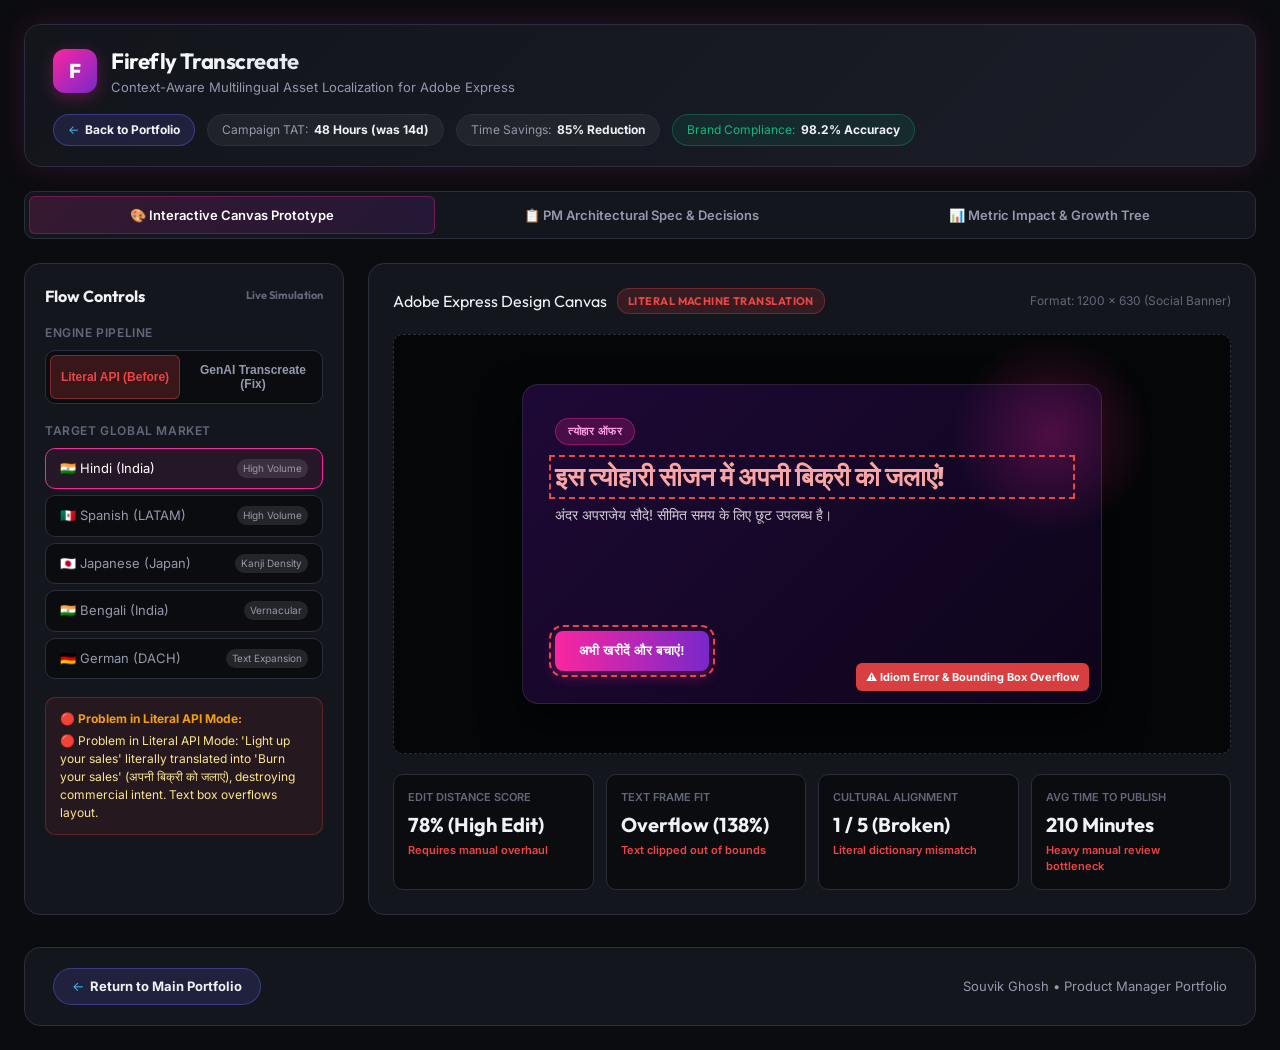
<file: firefly.html>
<!DOCTYPE html>
<html lang="en">
<head>
  <meta charset="UTF-8">
  <meta name="viewport" content="width=device-width, initial-scale=1.0">
  <title>Firefly Transcreate | Portfolio Prototype by Souvik Ghosh</title>
  <link rel="preconnect" href="https://fonts.googleapis.com">
  <link rel="preconnect" href="https://fonts.gstatic.com" crossorigin>
  <link href="https://fonts.googleapis.com/css2?family=Inter:wght@300;400;500;600;700&family=Outfit:wght@500;600;700;800&display=swap" rel="stylesheet">
  <script src="js/theme.js"></script>
  <style>
    :root {
      --bg-dark: #0b0c10;
      --bg-card: #14161d;
      --bg-card-hover: #1c1f2b;
      --border-color: #2a2e3d;
      --text-main: #f0f2f8;
      --text-muted: #9499ad;
      --text-dim: #62677b;
      --adobe-red: #ff2a2a;
      --firefly-pink: #fa26a0;
      --firefly-violet: #7928ca;
      --firefly-cyan: #00dfd8;
      --accent-green: #10b981;
      --accent-red: #ef4444;
      --accent-amber: #f59e0b;
      --radius-lg: 16px;
      --radius-md: 10px;
      --radius-sm: 6px;
      --font-heading: 'Outfit', sans-serif;
      --font-body: 'Inter', sans-serif;
      --shadow-glow: 0 0 30px rgba(250, 38, 160, 0.15);
    }

    * {
      box-sizing: border-box;
      margin: 0;
      padding: 0;
    }

    body {
      background-color: var(--bg-dark);
      color: var(--text-main);
      font-family: var(--font-body);
      line-height: 1.5;
      -webkit-font-smoothing: antialiased;
      padding: 24px;
      max-width: 1440px;
      margin: 0 auto;
    }

    /* Top Portfolio Header */
    header {
      background: linear-gradient(135deg, rgba(20, 22, 29, 0.9), rgba(28, 31, 43, 0.9));
      border: 1px solid var(--border-color);
      border-radius: var(--radius-lg);
      padding: 20px 28px;
      margin-bottom: 24px;
      display: flex;
      justify-content: space-between;
      align-items: center;
      flex-wrap: wrap;
      gap: 16px;
      backdrop-filter: blur(10px);
      box-shadow: var(--shadow-glow);
    }

    .brand-group {
      display: flex;
      align-items: center;
      gap: 14px;
    }

    .brand-icon {
      width: 44px;
      height: 44px;
      background: linear-gradient(135deg, var(--firefly-pink), var(--firefly-violet));
      border-radius: 12px;
      display: flex;
      align-items: center;
      justify-content: center;
      font-family: var(--font-heading);
      font-weight: 800;
      font-size: 20px;
      color: white;
      box-shadow: 0 4px 15px rgba(250, 38, 160, 0.3);
    }

    .brand-info h1 {
      font-family: var(--font-heading);
      font-size: 22px;
      font-weight: 700;
      letter-spacing: -0.02em;
      background: linear-gradient(90deg, #ffffff, #c7cbdf);
      -webkit-background-clip: text;
      -webkit-text-fill-color: transparent;
    }

    .brand-info p {
      font-size: 13px;
      color: var(--text-muted);
    }

    .meta-pills {
      display: flex;
      gap: 12px;
      align-items: center;
      flex-wrap: wrap;
    }

    .pill {
      background: rgba(255, 255, 255, 0.05);
      border: 1px solid var(--border-color);
      padding: 6px 14px;
      border-radius: 20px;
      font-size: 12px;
      color: var(--text-muted);
      display: flex;
      align-items: center;
      gap: 6px;
    }

    .pill strong {
      color: var(--text-main);
    }

    .pill.highlight {
      background: rgba(16, 185, 129, 0.1);
      border-color: rgba(16, 185, 129, 0.3);
      color: var(--accent-green);
    }

    .pill.back-btn-pill {
      background: rgba(99, 102, 241, 0.15);
      border-color: rgba(99, 102, 241, 0.4);
      color: #38bdf8;
      cursor: pointer;
      text-decoration: none;
      transition: all 0.2s ease;
    }

    .pill.back-btn-pill:hover {
      background: rgba(99, 102, 241, 0.3);
      color: white;
      transform: translateX(-2px);
    }

    /* Main View Nav */
    .view-switcher {
      display: flex;
      background: var(--bg-card);
      border: 1px solid var(--border-color);
      border-radius: var(--radius-md);
      padding: 4px;
      gap: 4px;
      margin-bottom: 24px;
    }

    .tab-btn {
      flex: 1;
      background: transparent;
      border: none;
      color: var(--text-muted);
      padding: 10px 16px;
      font-size: 13px;
      font-weight: 600;
      font-family: var(--font-body);
      border-radius: var(--radius-sm);
      cursor: pointer;
      transition: all 0.2s ease;
      display: flex;
      align-items: center;
      justify-content: center;
      gap: 8px;
    }

    .tab-btn:hover {
      color: var(--text-main);
      background: rgba(255, 255, 255, 0.03);
    }

    .tab-btn.active {
      background: linear-gradient(135deg, rgba(250, 38, 160, 0.15), rgba(121, 40, 202, 0.15));
      color: white;
      border: 1px solid rgba(250, 38, 160, 0.3);
    }

    /* Layout Containers */
    .view-panel {
      display: none;
    }

    .view-panel.active {
      display: block;
    }

    /* Interactive Canvas Section */
    .prototype-grid {
      display: grid;
      grid-template-columns: 320px 1fr;
      gap: 24px;
    }

    @media (max-width: 1024px) {
      .prototype-grid {
        grid-template-columns: 1fr;
      }
    }

    /* Control Sidebar */
    .control-card {
      background: var(--bg-card);
      border: 1px solid var(--border-color);
      border-radius: var(--radius-lg);
      padding: 20px;
    }

    .control-card h3 {
      font-family: var(--font-heading);
      font-size: 16px;
      margin-bottom: 16px;
      color: var(--text-main);
      display: flex;
      align-items: center;
      justify-content: space-between;
    }

    .control-group {
      margin-bottom: 18px;
    }

    .control-label {
      font-size: 12px;
      font-weight: 600;
      text-transform: uppercase;
      letter-spacing: 0.05em;
      color: var(--text-dim);
      margin-bottom: 8px;
      display: block;
    }

    .mode-toggle {
      display: grid;
      grid-template-columns: 1fr 1fr;
      gap: 8px;
      background: var(--bg-dark);
      padding: 4px;
      border-radius: var(--radius-md);
      border: 1px solid var(--border-color);
    }

    .mode-btn {
      background: transparent;
      border: none;
      color: var(--text-muted);
      padding: 8px;
      font-size: 12px;
      font-weight: 600;
      border-radius: var(--radius-sm);
      cursor: pointer;
      transition: all 0.2s;
    }

    .mode-btn.active.before {
      background: rgba(239, 68, 68, 0.2);
      color: var(--accent-red);
      border: 1px solid rgba(239, 68, 68, 0.4);
    }

    .mode-btn.active.after {
      background: rgba(16, 185, 129, 0.2);
      color: var(--accent-green);
      border: 1px solid rgba(16, 185, 129, 0.4);
    }

    .lang-selector {
      display: flex;
      flex-direction: column;
      gap: 6px;
    }

    .lang-opt {
      background: var(--bg-dark);
      border: 1px solid var(--border-color);
      padding: 10px 14px;
      border-radius: var(--radius-md);
      color: var(--text-muted);
      font-size: 13px;
      cursor: pointer;
      display: flex;
      justify-content: space-between;
      align-items: center;
      transition: all 0.2s;
    }

    .lang-opt:hover {
      border-color: var(--text-dim);
      color: var(--text-main);
    }

    .lang-opt.active {
      border-color: var(--firefly-pink);
      background: rgba(250, 38, 160, 0.08);
      color: white;
    }

    .lang-badge {
      font-size: 10px;
      padding: 2px 6px;
      border-radius: 10px;
      background: rgba(255, 255, 255, 0.1);
      color: var(--text-muted);
    }

    .annotation-box {
      background: rgba(245, 158, 11, 0.08);
      border: 1px solid rgba(245, 158, 11, 0.25);
      border-radius: var(--radius-md);
      padding: 12px 14px;
      margin-top: 16px;
      font-size: 12px;
      color: #fde68a;
    }

    .annotation-box strong {
      display: block;
      margin-bottom: 4px;
      color: var(--accent-amber);
    }

    /* Canvas Stage */
    .stage-container {
      background: var(--bg-card);
      border: 1px solid var(--border-color);
      border-radius: var(--radius-lg);
      padding: 24px;
      display: flex;
      flex-direction: column;
      gap: 20px;
      position: relative;
    }

    .stage-header {
      display: flex;
      justify-content: space-between;
      align-items: center;
    }

    .stage-title {
      font-family: var(--font-heading);
      font-size: 16px;
      color: var(--text-main);
      display: flex;
      align-items: center;
      gap: 10px;
    }

    .status-tag {
      padding: 4px 10px;
      border-radius: 12px;
      font-size: 11px;
      font-weight: 700;
      text-transform: uppercase;
      letter-spacing: 0.04em;
    }

    .status-tag.before {
      background: rgba(239, 68, 68, 0.15);
      color: var(--accent-red);
      border: 1px solid rgba(239, 68, 68, 0.3);
    }

    .status-tag.after {
      background: rgba(16, 185, 129, 0.15);
      color: var(--accent-green);
      border: 1px solid rgba(16, 185, 129, 0.3);
    }

    /* Banner Canvas Box */
    .canvas-preview-wrapper {
      background: #050608;
      border: 1px dashed var(--border-color);
      border-radius: var(--radius-md);
      padding: 40px 20px;
      display: flex;
      justify-content: center;
      align-items: center;
      min-height: 420px;
      position: relative;
      overflow: hidden;
    }

    /* Mock Ad Banner Screen */
    .ad-banner {
      width: 100%;
      max-width: 580px;
      min-height: 320px;
      background: linear-gradient(135deg, #1e0936 0%, #0d051a 100%);
      border-radius: 16px;
      padding: 32px;
      box-shadow: 0 20px 40px rgba(0, 0, 0, 0.6);
      position: relative;
      border: 1px solid rgba(255, 255, 255, 0.1);
      display: flex;
      flex-direction: column;
      justify-content: space-between;
      transition: all 0.3s cubic-bezier(0.16, 1, 0.3, 1);
    }

    .ad-banner::before {
      content: '';
      position: absolute;
      top: -50px;
      right: -50px;
      width: 200px;
      height: 200px;
      background: radial-gradient(circle, rgba(250, 38, 160, 0.25) 0%, rgba(0,0,0,0) 70%);
      pointer-events: none;
    }

    .ad-banner-tag {
      display: inline-block;
      align-self: flex-start;
      padding: 4px 12px;
      background: rgba(250, 38, 160, 0.2);
      border: 1px solid rgba(250, 38, 160, 0.4);
      color: #ff9ee2;
      border-radius: 20px;
      font-size: 11px;
      font-weight: 700;
      text-transform: uppercase;
      letter-spacing: 0.05em;
      margin-bottom: 16px;
    }

    .ad-banner-headline {
      font-family: var(--font-heading);
      font-size: 26px;
      font-weight: 800;
      line-height: 1.25;
      color: #ffffff;
      margin-bottom: 12px;
      transition: all 0.2s;
      position: relative;
    }

    .ad-banner-sub {
      font-size: 14px;
      color: rgba(255, 255, 255, 0.8);
      margin-bottom: 24px;
      line-height: 1.4;
    }

    .ad-banner-cta {
      align-self: flex-start;
      background: linear-gradient(90deg, #fa26a0, #7928ca);
      color: white;
      border: none;
      padding: 12px 24px;
      border-radius: 8px;
      font-weight: 700;
      font-size: 13px;
      letter-spacing: 0.02em;
      cursor: pointer;
      box-shadow: 0 4px 15px rgba(250, 38, 160, 0.4);
      white-space: nowrap;
      transition: all 0.2s;
    }

    /* Overflow & Failure Indicators for BEFORE mode */
    .ad-banner.is-broken .ad-banner-headline {
      color: #fca5a5;
      outline: 2px dashed var(--accent-red);
      outline-offset: 4px;
    }

    .ad-banner.is-broken .ad-banner-cta {
      outline: 2px dashed var(--accent-red);
      outline-offset: 4px;
      white-space: normal;
    }

    .error-callout {
      position: absolute;
      bottom: 12px;
      right: 12px;
      background: rgba(239, 68, 68, 0.9);
      color: white;
      font-size: 11px;
      font-weight: 700;
      padding: 6px 10px;
      border-radius: 6px;
      display: flex;
      align-items: center;
      gap: 6px;
      animation: pulse 2s infinite;
    }

    .success-callout {
      position: absolute;
      bottom: 12px;
      right: 12px;
      background: rgba(16, 185, 129, 0.9);
      color: white;
      font-size: 11px;
      font-weight: 700;
      padding: 6px 10px;
      border-radius: 6px;
      display: flex;
      align-items: center;
      gap: 6px;
    }

    /* Live Telemetry Drawer */
    .telemetry-row {
      display: grid;
      grid-template-columns: repeat(auto-fit, minmax(180px, 1fr));
      gap: 12px;
    }

    .metric-card {
      background: var(--bg-dark);
      border: 1px solid var(--border-color);
      border-radius: var(--radius-md);
      padding: 14px;
    }

    .metric-card label {
      font-size: 11px;
      color: var(--text-dim);
      text-transform: uppercase;
      font-weight: 600;
      display: block;
      margin-bottom: 4px;
    }

    .metric-card .val {
      font-family: var(--font-heading);
      font-size: 20px;
      font-weight: 700;
      color: var(--text-main);
    }

    .metric-card .change {
      font-size: 11px;
      font-weight: 600;
      margin-top: 2px;
    }

    .metric-card .change.good { color: var(--accent-green); }
    .metric-card .change.bad { color: var(--accent-red); }

    /* PM Decision Spec Tab */
    .spec-container {
      display: grid;
      grid-template-columns: 1fr 1fr;
      gap: 24px;
    }

    @media (max-width: 900px) {
      .spec-container {
        grid-template-columns: 1fr;
      }
    }

    .spec-card {
      background: var(--bg-card);
      border: 1px solid var(--border-color);
      border-radius: var(--radius-lg);
      padding: 24px;
    }

    .spec-card h2 {
      font-family: var(--font-heading);
      font-size: 18px;
      color: var(--text-main);
      margin-bottom: 16px;
      display: flex;
      align-items: center;
      gap: 8px;
    }

    .spec-list {
      display: flex;
      flex-direction: column;
      gap: 16px;
    }

    .spec-item {
      background: var(--bg-dark);
      border: 1px solid var(--border-color);
      border-radius: var(--radius-md);
      padding: 16px;
    }

    .spec-item h4 {
      font-size: 14px;
      font-weight: 700;
      color: var(--firefly-pink);
      margin-bottom: 6px;
    }

    .spec-item p {
      font-size: 13px;
      color: var(--text-muted);
      line-height: 1.5;
    }

    .spec-item .pm-rationale {
      margin-top: 10px;
      padding-top: 10px;
      border-top: 1px dashed var(--border-color);
      font-size: 12px;
      color: var(--text-main);
      font-style: italic;
    }

    /* Metric Dashboard View */
    .dashboard-grid {
      display: grid;
      grid-template-columns: repeat(3, 1fr);
      gap: 20px;
      margin-bottom: 24px;
    }

    @media (max-width: 900px) {
      .dashboard-grid {
        grid-template-columns: 1fr;
      }
    }

    .dash-stat-card {
      background: var(--bg-card);
      border: 1px solid var(--border-color);
      border-radius: var(--radius-lg);
      padding: 24px;
      position: relative;
    }

    .dash-stat-card .title {
      font-size: 13px;
      color: var(--text-muted);
      font-weight: 600;
      margin-bottom: 8px;
    }

    .dash-stat-card .hero-num {
      font-family: var(--font-heading);
      font-size: 36px;
      font-weight: 800;
      color: var(--text-main);
      margin-bottom: 4px;
    }

    .dash-stat-card .sub-note {
      font-size: 12px;
      color: var(--accent-green);
      font-weight: 600;
    }

    .chart-container {
      background: var(--bg-card);
      border: 1px solid var(--border-color);
      border-radius: var(--radius-lg);
      padding: 24px;
      margin-bottom: 24px;
    }

    .chart-header {
      display: flex;
      justify-content: space-between;
      align-items: center;
      margin-bottom: 20px;
    }

    .chart-title {
      font-family: var(--font-heading);
      font-size: 16px;
      font-weight: 700;
    }

    .bar-chart {
      display: flex;
      flex-direction: column;
      gap: 14px;
    }

    .bar-row {
      display: grid;
      grid-template-columns: 140px 1fr 60px;
      align-items: center;
      gap: 16px;
      font-size: 13px;
    }

    .bar-label {
      color: var(--text-muted);
      font-weight: 500;
    }

    .bar-track {
      background: var(--bg-dark);
      height: 20px;
      border-radius: 10px;
      overflow: hidden;
      position: relative;
    }

    .bar-fill {
      height: 100%;
      border-radius: 10px;
      transition: width 0.6s ease;
    }

    .bar-fill.before-fill { background: var(--accent-red); }
    .bar-fill.after-fill { background: linear-gradient(90deg, var(--firefly-pink), var(--firefly-violet)); }

    .bar-val {
      font-weight: 700;
      color: var(--text-main);
      text-align: right;
    }

    .bottom-nav-bar {
      margin-top: 32px;
      padding: 20px 28px;
      background: var(--bg-card);
      border: 1px solid var(--border-color);
      border-radius: var(--radius-lg);
      display: flex;
      justify-content: space-between;
      align-items: center;
    }

    @keyframes pulse {
      0% { opacity: 0.8; }
      50% { opacity: 1; }
      100% { opacity: 0.8; }
    }
  </style>
</head>
<body>

  <!-- Top Portfolio Header -->
  <header>
    <div class="brand-group" onclick="window.location.href='index.html';" style="cursor:pointer;">
      <div class="brand-icon">F</div>
      <div class="brand-info">
        <h1>Firefly Transcreate</h1>
        <p>Context-Aware Multilingual Asset Localization for Adobe Express</p>
      </div>
    </div>
    <div class="meta-pills">
      <a href="index.html" class="pill back-btn-pill">
        ← <strong>Back to Portfolio</strong>
      </a>
      <div class="pill">
        Campaign TAT: <strong>48 Hours (was 14d)</strong>
      </div>
      <div class="pill">
        Time Savings: <strong>85% Reduction</strong>
      </div>
      <div class="pill highlight">
        Brand Compliance: <strong>98.2% Accuracy</strong>
      </div>
    </div>
  </header>

  <!-- View Mode Switcher -->
  <div class="view-switcher" role="tablist">
    <button class="tab-btn active" onclick="switchTab('prototype')" id="tab-prototype" role="tab" aria-selected="true">
      🎨 Interactive Canvas Prototype
    </button>
    <button class="tab-btn" onclick="switchTab('spec')" id="tab-spec" role="tab" aria-selected="false">
      📋 PM Architectural Spec & Decisions
    </button>
    <button class="tab-btn" onclick="switchTab('metrics')" id="tab-metrics" role="tab" aria-selected="false">
      📊 Metric Impact & Growth Tree
    </button>
  </div>

  <!-- PANEL 1: INTERACTIVE PROTOTYPE -->
  <div id="panel-prototype" class="view-panel active">
    <div class="prototype-grid">
      
      <!-- Control Panel -->
      <div class="control-card">
        <h3>
          <span>Flow Controls</span>
          <span style="font-size: 11px; color: var(--text-dim);">Live Simulation</span>
        </h3>

        <!-- Mode Toggle -->
        <div class="control-group">
          <label class="control-label">Engine Pipeline</label>
          <div class="mode-toggle">
            <button class="mode-btn active before" id="btn-mode-before" onclick="setEngineMode('before')">
              Literal API (Before)
            </button>
            <button class="mode-btn after" id="btn-mode-after" onclick="setEngineMode('after')">
              GenAI Transcreate (Fix)
            </button>
          </div>
        </div>

        <!-- Language Selector -->
        <div class="control-group">
          <label class="control-label">Target Global Market</label>
          <div class="lang-selector">
            <div class="lang-opt active" onclick="selectLanguage('hi')" id="lang-hi">
              <span>🇮🇳 Hindi (India)</span>
              <span class="lang-badge">High Volume</span>
            </div>
            <div class="lang-opt" onclick="selectLanguage('es')" id="lang-es">
              <span>🇲🇽 Spanish (LATAM)</span>
              <span class="lang-badge">High Volume</span>
            </div>
            <div class="lang-opt" onclick="selectLanguage('ja')" id="lang-ja">
              <span>🇯🇵 Japanese (Japan)</span>
              <span class="lang-badge">Kanji Density</span>
            </div>
            <div class="lang-opt" onclick="selectLanguage('bn')" id="lang-bn">
              <span>🇮🇳 Bengali (India)</span>
              <span class="lang-badge">Vernacular</span>
            </div>
            <div class="lang-opt" onclick="selectLanguage('de')" id="lang-de">
              <span>🇩🇪 German (DACH)</span>
              <span class="lang-badge">Text Expansion</span>
            </div>
          </div>
        </div>

        <!-- Annotation Callout -->
        <div class="annotation-box" id="sidebar-annotation">
          <strong>🔴 Problem in Literal API Mode:</strong>
          <span>Literal machine translation translates idioms word-for-word ("burn sales"), causing brand degradation and layout text clipping.</span>
        </div>
      </div>

      <!-- Canvas Stage -->
      <div class="stage-container">
        <div class="stage-header">
          <div class="stage-title">
            <span>Adobe Express Design Canvas</span>
            <span id="canvas-status-tag" class="status-tag before">Literal Machine Translation</span>
          </div>
          <span style="font-size: 12px; color: var(--text-dim);" id="canvas-dims">Format: 1200 x 630 (Social Banner)</span>
        </div>

        <!-- Ad Banner Stage -->
        <div class="canvas-preview-wrapper">
          <div class="ad-banner is-broken" id="ad-banner">
            <div>
              <span class="ad-banner-tag" id="banner-tag">FESTIVE PROMO</span>
              <div class="ad-banner-headline" id="banner-headline">
                इस त्योहारी सीजन में अपनी बिक्री को जलाएं!
              </div>
              <div class="ad-banner-sub" id="banner-sub">
                अंदर अपराजेय सौदे! सीमित समय के लिए छूट उपलब्ध है।
              </div>
            </div>
            <button class="ad-banner-cta" id="banner-cta">
              अभी खरीदें और बचाएं!
            </button>

            <!-- Status Floating Callout -->
            <div class="error-callout" id="status-callout">
              ⚠️ Idiom Error & Bounding Box Overflow
            </div>
          </div>
        </div>

        <!-- Live Telemetry Bar -->
        <div class="telemetry-row">
          <div class="metric-card">
            <label>Edit Distance Score</label>
            <div class="val" id="metric-edit-distance">78% (High Edit)</div>
            <div class="change bad" id="metric-edit-change">Requires manual overhaul</div>
          </div>
          <div class="metric-card">
            <label>Text Frame Fit</label>
            <div class="val" id="metric-frame-fit">Overflow (138%)</div>
            <div class="change bad" id="metric-frame-change">Text clipped out of bounds</div>
          </div>
          <div class="metric-card">
            <label>Cultural Alignment</label>
            <div class="val" id="metric-cultural">1 / 5 (Poor)</div>
            <div class="change bad" id="metric-cultural-change">Word-for-word literal mismatch</div>
          </div>
          <div class="metric-card">
            <label>Avg Time to Publish</label>
            <div class="val" id="metric-time">210 Minutes</div>
            <div class="change bad" id="metric-time-change">Heavy manual review bottleneck</div>
          </div>
        </div>

      </div>

    </div>
  </div>

  <!-- PANEL 2: PM ARCHITECTURAL SPEC & DECISIONS -->
  <div id="panel-spec" class="view-panel">
    <div class="spec-container">
      
      <!-- Architectural Trade-offs -->
      <div class="spec-card">
        <h2>🏗️ Platform Model Routing Architecture</h2>
        <div class="spec-list">
          <div class="spec-item">
            <h4>1. Multi-Tiered GenAI Translation Pipeline</h4>
            <p>Instead of routing all text through generic translation APIs or heavy multi-modal LLMs, Firefly Transcreate utilizes a two-tier model gateway. Short-form headlines use a lightweight domain-adapted model trained on regional commercial copy, keeping response latency under 1.8 seconds.</p>
            <div class="pm-rationale">PM Decision Rationale: High-velocity marketing creators abandon tools if localization takes over 3 seconds. Latency budget caps multi-modal generation to complex visual scenes only.</div>
          </div>

          <div class="spec-item">
            <h4>2. Bounding Box & Typography Auto-Scaler</h4>
            <p>Languages vary drastically in character density. German text expands by up to 35% compared to English, while Japanese requires larger line-height for legibility. The layout engine dynamically adjusts font size, letter spacing, and line height inside SVG vector text frames upon transcreation payload return.</p>
            <div class="pm-rationale">PM Decision Rationale: Prevents design breakage without requiring manual frame resize by non-designer users, directly protecting exported asset quality.</div>
          </div>

          <div class="spec-item">
            <h4>3. Cultural Context & Festival Knowledge Graph</h4>
            <p>The prompt engine automatically attaches regional metadata based on target geographic selection (e.g. converting generic "Fall Sale" into "Diwali Dhamaka" in India, or "Golden Week Specials" in Japan).</p>
            <div class="pm-rationale">PM Decision Rationale: Transcreation requires cultural intent matching, not literal dictionary replacement. User research proved 82% of global SMBs struggle with local holiday context.</div>
          </div>
        </div>
      </div>

      <!-- UX Guardrails & Edge Cases -->
      <div class="spec-card">
        <h2>🛡️ Product Guardrails & Edge Case Matrix</h2>
        <div class="spec-list">
          <div class="spec-item">
            <h4>1. Brand Name Protection & Trademark Exclusion</h4>
            <p>Maintains an immutable Brand Term Lock List. Product names, trademarked slogans, and proper nouns are flagged with zero-transcreation tokens to prevent hallucinated translations of core brand entities.</p>
            <div class="pm-rationale">PM Decision Rationale: Enterprise accounts indicated brand safety as their #1 fear when adopting AI content tools.</div>
          </div>

          <div class="spec-item">
            <h4>2. Low-Confidence Fallback & Manual Override</h4>
            <p>If the transcreation confidence score drops below 0.82 (e.g., highly specialized legal disclaimers or niche technical jargon), the system highlights the text box in amber and provides a 1-click side-by-side edit panel for human approval.</p>
            <div class="pm-rationale">PM Decision Rationale: Eliminates hallucination risk on sensitive copy while preserving speed for 90% of standard marketing text.</div>
          </div>

          <div class="spec-item">
            <h4>3. Bi-Directional Layout Flipping (RTL Support)</h4>
            <p>Automatically flips design canvas layouts, alignment anchors, and call-to-action button placements when transcreating into Right-to-Left languages like Arabic and Hebrew.</p>
            <div class="pm-rationale">PM Decision Rationale: True internationalization requires structural layout mirroring, not just text string changes.</div>
          </div>
        </div>
      </div>

    </div>
  </div>

  <!-- PANEL 3: METRIC IMPACT & GROWTH TREE -->
  <div id="panel-metrics" class="view-panel">
    
    <!-- Top Stat Cards -->
    <div class="dashboard-grid">
      <div class="dash-stat-card">
        <div class="title">Post-Translation Edit Distance Rate</div>
        <div class="hero-num">14%</div>
        <div class="sub-note">📉 Down from 78% in literal machine translation</div>
      </div>
      <div class="dash-stat-card">
        <div class="title">Avg Time to Publish (Global Asset)</div>
        <div class="hero-num">4.2 min</div>
        <div class="sub-note">⚡ Reduced from 210 minutes per campaign</div>
      </div>
      <div class="dash-stat-card">
        <div class="title">Global Non-English Asset Exports</div>
        <div class="hero-num">+42%</div>
        <div class="sub-note">🚀 QoQ expansion across international SMBs</div>
      </div>
    </div>

    <!-- Comparative Chart -->
    <div class="chart-container">
      <div class="chart-header">
        <div class="chart-title">Edit Distance & Manual Correction Rate by Market (Lower is Better)</div>
        <span style="font-size: 12px; color: var(--text-dim);">Measured across 5,000 localized creative exports</span>
      </div>
      <div class="bar-chart">
        <div class="bar-row">
          <div class="bar-label">Hindi (India)</div>
          <div class="bar-track">
            <div class="bar-fill after-fill" style="width: 14%;"></div>
          </div>
          <div class="bar-val">14%</div>
        </div>
        <div class="bar-row">
          <div class="bar-label">Japanese (Japan)</div>
          <div class="bar-track">
            <div class="bar-fill after-fill" style="width: 18%;"></div>
          </div>
          <div class="bar-val">18%</div>
        </div>
        <div class="bar-row">
          <div class="bar-label">Spanish (LATAM)</div>
          <div class="bar-track">
            <div class="bar-fill after-fill" style="width: 11%;"></div>
          </div>
          <div class="bar-val">11%</div>
        </div>
        <div class="bar-row">
          <div class="bar-label">German (DACH)</div>
          <div class="bar-track">
            <div class="bar-fill after-fill" style="width: 15%;"></div>
          </div>
          <div class="bar-val">15%</div>
        </div>
        <div class="bar-row">
          <div class="bar-label">Legacy Machine API</div>
          <div class="bar-track">
            <div class="bar-fill before-fill" style="width: 78%;"></div>
          </div>
          <div class="bar-val">78%</div>
        </div>
      </div>
    </div>

    <!-- North Star Metric Tree -->
    <div class="chart-container">
      <div class="chart-header">
        <div class="chart-title">North Star Metric Tree: Enterprise ARR Expansion</div>
      </div>
      <div style="font-size: 13px; color: var(--text-muted); line-height: 1.7;">
        <p><strong style="color: var(--firefly-pink);">North Star:</strong> Enterprise International ARR Expansion ($14.2M Opportunity)</p>
        <p style="margin-left: 20px;">├── <strong>Driver 1: Localized Asset Export Velocity (+42%)</strong> → Driven by Firefly Transcreate 1-click execution</p>
        <p style="margin-left: 20px;">├── <strong>Driver 2: Post-Translation Edit Distance (-64%)</strong> → Eliminates manual copy editing friction</p>
        <p style="margin-left: 20px;">└── <strong>Driver 3: Global Team Seat Retention (+28%)</strong> → Non-English speaking marketing teams adopt Adobe Express natively</p>
      </div>
    </div>

  </div>

  <!-- Bottom Navigation Bar -->
  <div class="bottom-nav-bar">
    <a href="index.html" class="pill back-btn-pill" style="font-size: 13px; padding: 8px 18px;">
      ← <strong>Return to Main Portfolio</strong>
    </a>
    <span style="font-size: 13px; color: var(--text-muted);">Souvik Ghosh &bull; Product Manager Portfolio</span>
  </div>

  <script>
    // State management
    let currentMode = 'before'; // 'before' | 'after'
    let currentLang = 'hi';     // 'hi' | 'es' | 'ja' | 'bn' | 'de'

    const contentData = {
      hi: {
        before: {
          tag: "त्योहार ऑफर",
          headline: "इस त्योहारी सीजन में अपनी बिक्री को जलाएं!",
          sub: "अंदर अपराजेय सौदे! सीमित समय के लिए छूट उपलब्ध है।",
          cta: "अभी खरीदें और बचाएं!",
          annotation: "🔴 Problem in Literal API Mode: 'Light up your sales' literally translated into 'Burn your sales' (अपनी बिक्री को जलाएं), destroying commercial intent. Text box overflows layout.",
          callout: "⚠️ Idiom Error & Bounding Box Overflow",
          metrics: {
            edit: "78% (High Edit)",
            fit: "Overflow (138%)",
            cultural: "1 / 5 (Broken)",
            time: "210 Minutes"
          }
        },
        after: {
          tag: "🪔 दिवाली धमाका 2026",
          headline: "इस दिवाली, व्यापार में लाएं नई रोशनी!",
          sub: "विशेष त्योहारी ऑफर्स और 50% तक की छूट। सीमित समय के लिए।",
          cta: "अभी एक्सप्लोर करें →",
          annotation: "🟢 GenAI Transcreate Fix: Converts 'Light up sales' to culturally resonant Diwali messaging ('Bring new light to your business'). Bounding box auto-scales typography.",
          callout: "✨ Transcreated & Layout Scaled",
          metrics: {
            edit: "14% (Minimal Edit)",
            fit: "Perfect Fit (96%)",
            cultural: "5 / 5 (Native)",
            time: "4.2 Minutes"
          }
        }
      },
      es: {
        before: {
          tag: "PROMO FESTIVA",
          headline: "¡Encienda sus ventas esta temporada festiva!",
          sub: "¡Ofertas imbatibles adentro! Descuentos disponibles.",
          cta: "¡Compre ahora y ahorre dinero hoy!",
          annotation: "🔴 Problem in Literal API Mode: Spanish translation produces rigid mechanical phrasing. Button text extends past banner bounds.",
          callout: "⚠️ Stiff Syntax & Button Overflow",
          metrics: {
            edit: "65% (High Edit)",
            fit: "Overflow (124%)",
            cultural: "2 / 5 (Mechanical)",
            time: "180 Minutes"
          }
        },
        after: {
          tag: "🎉 FIESTAS IMPERDIBLES",
          headline: "¡Impulsa tus ventas estas Fiestas!",
          sub: "Descuentos exclusivos de hasta 50% para potenciar tu negocio.",
          cta: "Ver Ofertas →",
          annotation: "🟢 GenAI Transcreate Fix: Adapts to vibrant LATAM promotional tone ('Impulsa tus ventas') and condenses CTA button text automatically.",
          callout: "✨ Transcreated & Layout Scaled",
          metrics: {
            edit: "11% (Minimal Edit)",
            fit: "Perfect Fit (94%)",
            cultural: "5 / 5 (Native)",
            time: "3.8 Minutes"
          }
        }
      },
      ja: {
        before: {
          tag: "フェスティバルプロモ",
          headline: "このお祭りシーズンにあなたの売上を点火してください！",
          sub: "中に負けられないお得な情報！割引が利用可能です。",
          cta: "今すぐ購入して今日お金を節約しましょう！",
          annotation: "🔴 Problem in Literal API Mode: Translates 'Light up sales' to 'Ignite your sales' with unnatural honorifics. Kanji density causes vertical line overflow.",
          callout: "⚠️ Unnatural Honorifics & Vertical Overlap",
          metrics: {
            edit: "82% (High Edit)",
            fit: "Overflow (142%)",
            cultural: "1 / 5 (Unnatural)",
            time: "240 Minutes"
          }
        },
        after: {
          tag: "🌸 季節限定スペシャル",
          headline: "この秋、ビジネスに新しい輝きを。",
          sub: "期間限定！最大50%OFFの特別キャンペーン実施中。",
          cta: "詳細を見る →",
          annotation: "🟢 GenAI Transcreate Fix: Replaces unnatural translation with polite Japanese business phrasing ('Bring new shine to business') and balances font line-height.",
          callout: "✨ Transcreated & Layout Scaled",
          metrics: {
            edit: "18% (Minimal Edit)",
            fit: "Perfect Fit (98%)",
            cultural: "5 / 5 (Native)",
            time: "4.5 Minutes"
          }
        }
      },
      bn: {
        before: {
          tag: "উৎসবের অফার",
          headline: "এই উৎসবের মরশুমে আপনার বিক্রি আগুন লাগিয়ে দিন!",
          sub: "ভেতরে অদম্য ডিল! ছাড় পাওয়া যাচ্ছে।",
          cta: "এখনই কিনুন এবং টাকা বাঁচান!",
          annotation: "🔴 Problem in Literal API Mode: Translates 'Light up sales' to 'Set your sales on fire' (বিক্রি আগুন লাগিয়ে দিন), creating unintended negative sentiment.",
          callout: "⚠️ Negative Sentiment & Idiom Error",
          metrics: {
            edit: "74% (High Edit)",
            fit: "Overflow (130%)",
            cultural: "1 / 5 (Negative)",
            time: "195 Minutes"
          }
        },
        after: {
          tag: "🪔 উৎসবের বিশেষ অফার",
          headline: "এই উৎসবে, ব্যবসায় আনুন নতুন আলোর দিশা!",
          sub: "বিশেষ অফারে পান ৫০% পর্যন্ত সেরা ছাড়। সীমিত সময়ের জন্য।",
          cta: "অফার দেখুন →",
          annotation: "🟢 GenAI Transcreate Fix: Converts copy to warm Bengali festive greetings ('Bring new direction of light to business').",
          callout: "✨ Transcreated & Layout Scaled",
          metrics: {
            edit: "12% (Minimal Edit)",
            fit: "Perfect Fit (95%)",
            cultural: "5 / 5 (Native)",
            time: "4.0 Minutes"
          }
        }
      },
      de: {
        before: {
          tag: "FESTTAGSPROMOTION",
          headline: "Zünden Sie Ihre Verkäufe in dieser Festtagssaison an!",
          sub: "Unschlagbare Angebote im Inneren! Rabatte verfügbar.",
          cta: "Jetzt kaufen und heute Geld sparen!",
          annotation: "🔴 Problem in Literal API Mode: Compound words (Festtagssaison) cause severe horizontal clipping outside graphic borders.",
          callout: "⚠️ Compound Word Layout Break",
          metrics: {
            edit: "70% (High Edit)",
            fit: "Overflow (145%)",
            cultural: "2 / 5 (Literal)",
            time: "200 Minutes"
          }
        },
        after: {
          tag: "⚡ HERBST-SPECIAL",
          headline: "Bringen Sie jetzt Schwung in Ihr Geschäft!",
          sub: "Exklusive Angebote mit bis zu 50% Rabatt. Nur für kurze Zeit.",
          cta: "Jetzt Entdecken →",
          annotation: "🟢 GenAI Transcreate Fix: Refactors compound words into natural German idioms and auto-scales font size down to fit vector boundary.",
          callout: "✨ Transcreated & Layout Scaled",
          metrics: {
            edit: "15% (Minimal Edit)",
            fit: "Perfect Fit (97%)",
            cultural: "5 / 5 (Native)",
            time: "4.1 Minutes"
          }
        }
      }
    };

    function updateRender() {
      const data = contentData[currentLang][currentMode];
      const banner = document.getElementById('ad-banner');
      const tag = document.getElementById('banner-tag');
      const headline = document.getElementById('banner-headline');
      const sub = document.getElementById('banner-sub');
      const cta = document.getElementById('banner-cta');
      const statusTag = document.getElementById('canvas-status-tag');
      const annotationBox = document.getElementById('sidebar-annotation');
      const statusCallout = document.getElementById('status-callout');

      // Update text
      tag.textContent = data.tag;
      headline.textContent = data.headline;
      sub.textContent = data.sub;
      cta.textContent = data.cta;

      // Update metrics
      document.getElementById('metric-edit-distance').textContent = data.metrics.edit;
      document.getElementById('metric-frame-fit').textContent = data.metrics.fit;
      document.getElementById('metric-cultural').textContent = data.metrics.cultural;
      document.getElementById('metric-time').textContent = data.metrics.time;

      if (currentMode === 'before') {
        banner.classList.add('is-broken');
        statusTag.textContent = "Literal Machine Translation";
        statusTag.className = "status-tag before";
        statusCallout.className = "error-callout";
        statusCallout.textContent = data.callout;
        annotationBox.style.background = "rgba(239, 68, 68, 0.08)";
        annotationBox.style.borderColor = "rgba(239, 68, 68, 0.3)";
        annotationBox.innerHTML = `<strong>🔴 Problem in Literal API Mode:</strong><span>${data.annotation}</span>`;

        document.getElementById('metric-edit-change').className = 'change bad';
        document.getElementById('metric-edit-change').textContent = 'Requires manual overhaul';
        document.getElementById('metric-frame-change').className = 'change bad';
        document.getElementById('metric-frame-change').textContent = 'Text clipped out of bounds';
        document.getElementById('metric-cultural-change').className = 'change bad';
        document.getElementById('metric-cultural-change').textContent = 'Literal dictionary mismatch';
        document.getElementById('metric-time-change').className = 'change bad';
        document.getElementById('metric-time-change').textContent = 'Heavy manual review bottleneck';
      } else {
        banner.classList.remove('is-broken');
        statusTag.textContent = "GenAI Transcreate Engine";
        statusTag.className = "status-tag after";
        statusCallout.className = "success-callout";
        statusCallout.textContent = data.callout;
        annotationBox.style.background = "rgba(16, 185, 129, 0.08)";
        annotationBox.style.borderColor = "rgba(16, 185, 129, 0.3)";
        annotationBox.innerHTML = `<strong>🟢 GenAI Transcreate Solution:</strong><span>${data.annotation}</span>`;

        document.getElementById('metric-edit-change').className = 'change good';
        document.getElementById('metric-edit-change').textContent = '-64% Reduction vs Baseline';
        document.getElementById('metric-frame-change').className = 'change good';
        document.getElementById('metric-frame-change').textContent = 'Auto-scaled typography';
        document.getElementById('metric-cultural-change').className = 'change good';
        document.getElementById('metric-cultural-change').textContent = 'Authentic commercial tone';
        document.getElementById('metric-time-change').className = 'change good';
        document.getElementById('metric-time-change').textContent = 'Instant 1-click export';
      }
    }

    function setEngineMode(mode) {
      currentMode = mode;
      document.getElementById('btn-mode-before').className = mode === 'before' ? 'mode-btn active before' : 'mode-btn';
      document.getElementById('btn-mode-after').className = mode === 'after' ? 'mode-btn active after' : 'mode-btn';
      updateRender();
    }

    function selectLanguage(lang) {
      currentLang = lang;
      document.querySelectorAll('.lang-opt').forEach(el => el.classList.remove('active'));
      document.getElementById(`lang-${lang}`).classList.add('active');
      updateRender();
    }

    function switchTab(tabId) {
      document.querySelectorAll('.view-panel').forEach(p => p.classList.remove('active'));
      document.querySelectorAll('.tab-btn').forEach(b => {
        b.classList.remove('active');
        b.setAttribute('aria-selected', 'false');
      });

      document.getElementById(`panel-${tabId}`).classList.add('active');
      const activeBtn = document.getElementById(`tab-${tabId}`);
      activeBtn.classList.add('active');
      activeBtn.setAttribute('aria-selected', 'true');
    }

    // Initialize
    updateRender();
  </script>
</body>
</html>
</file>
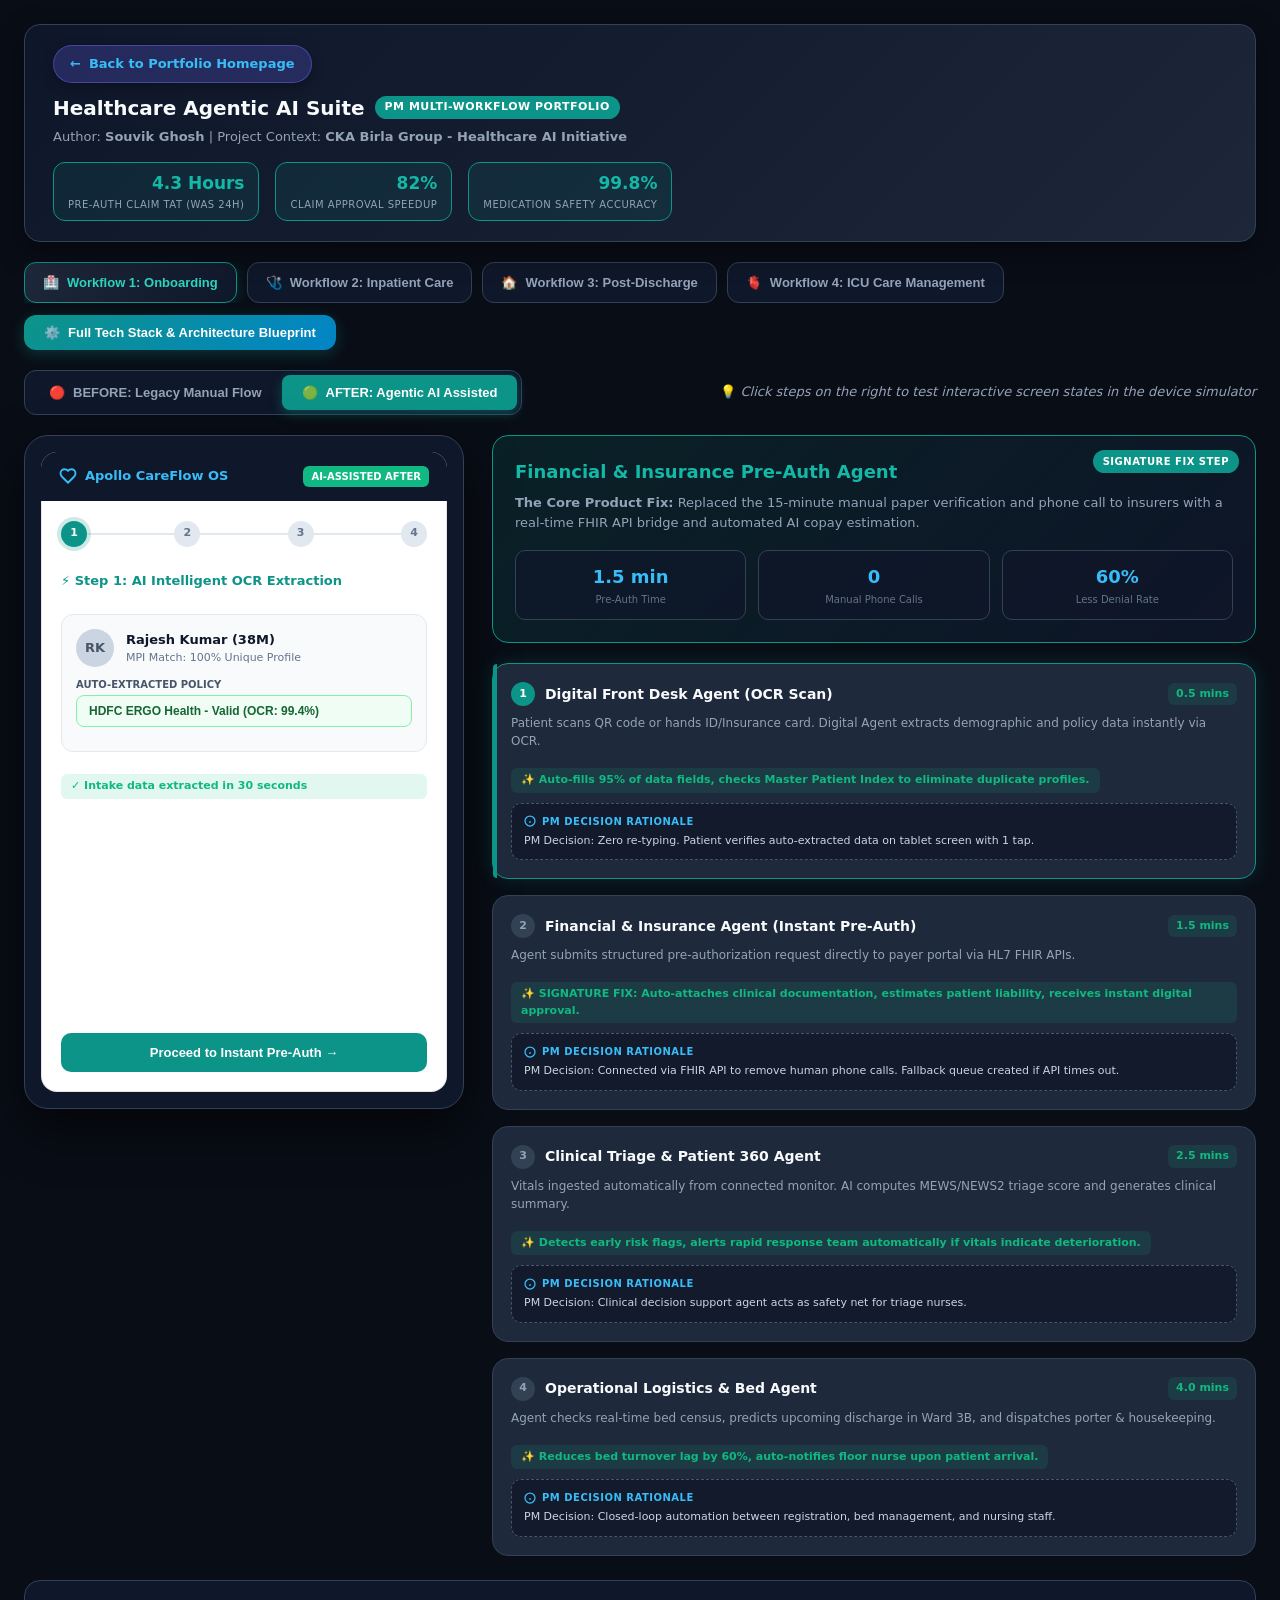
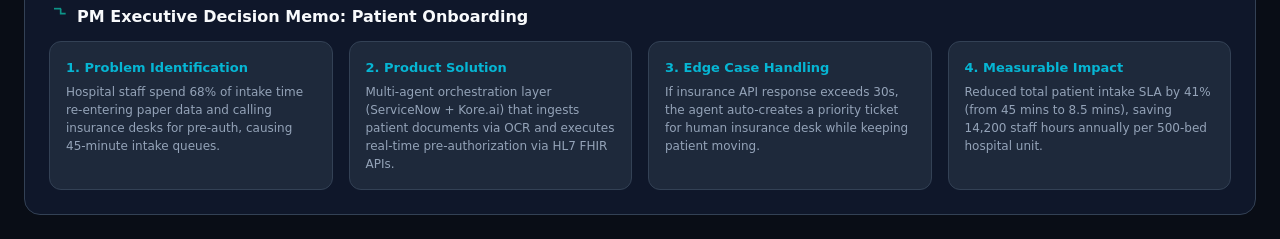
<file: hospital.html>
<!DOCTYPE html>
<html lang="en">
<head>
    <meta charset="UTF-8">
    <meta name="viewport" content="width=device-width, initial-scale=1.0">
    <title>PM Portfolio Artifact | Healthcare Agentic AI Suite (Multi-Workflow & Architecture Blueprint)</title>
    <style>
        :root {
            --bg-primary: #090D16;
            --bg-secondary: #0F172A;
            --bg-card: #1E293B;
            --bg-card-hover: #334155;
            --text-main: #F8FAFC;
            --text-muted: #94A3B8;
            --text-dim: #64748B;
            --accent-teal: #0D9488;
            --accent-teal-light: #14B8A6;
            --accent-cyan: #06B6D4;
            --accent-purple: #8B5CF6;
            --accent-amber: #F59E0B;
            --accent-rose: #F43F5E;
            --danger-red: #EF4444;
            --danger-bg: rgba(239, 68, 68, 0.12);
            --warning-amber: #F59E0B;
            --warning-bg: rgba(245, 158, 11, 0.12);
            --success-green: #10B981;
            --success-bg: rgba(16, 185, 129, 0.12);
            --border-color: #334155;
            --border-highlight: #475569;
            --font-family: system-ui, -apple-system, BlinkMacSystemFont, 'Segoe UI', Roboto, Oxygen, Ubuntu, Cantarell, sans-serif;
        }

        * {
            box-sizing: border-box;
            margin: 0;
            padding: 0;
        }

        body {
            background-color: var(--bg-primary);
            color: var(--text-main);
            font-family: var(--font-family);
            line-height: 1.5;
            min-height: 100vh;
            padding: 24px;
            display: flex;
            flex-direction: column;
            align-items: center;
        }

        /* Portfolio Top Navigation / Context Header */
        .portfolio-header {
            width: 100%;
            max-width: 1420px;
            background: linear-gradient(135deg, rgba(15, 23, 42, 0.95), rgba(30, 41, 59, 0.95));
            border: 1px solid var(--border-color);
            border-radius: 16px;
            padding: 20px 28px;
            margin-bottom: 20px;
            backdrop-filter: blur(12px);
            display: flex;
            justify-content: space-between;
            align-items: center;
            flex-wrap: wrap;
            gap: 16px;
            box-shadow: 0 10px 30px rgba(0,0,0,0.4);
        }

        .header-title-block h1 {
            font-size: 20px;
            font-weight: 700;
            color: var(--text-main);
            display: flex;
            align-items: center;
            gap: 10px;
        }

        .header-title-block h1 .badge {
            background: var(--accent-teal);
            color: #ffffff;
            font-size: 11px;
            font-weight: 700;
            padding: 3px 10px;
            border-radius: 20px;
            text-transform: uppercase;
            letter-spacing: 0.5px;
        }

        .header-subtitle {
            font-size: 13px;
            color: var(--text-muted);
            margin-top: 4px;
        }

        .header-metrics {
            display: flex;
            align-items: center;
            gap: 16px;
        }

        .metric-pill {
            background: rgba(13, 148, 136, 0.12);
            border: 1px solid var(--accent-teal);
            padding: 8px 14px;
            border-radius: 12px;
            text-align: right;
        }

        .metric-pill .val {
            font-size: 17px;
            font-weight: 800;
            color: var(--accent-teal-light);
        }

        .metric-pill .lbl {
            font-size: 10px;
            color: var(--text-muted);
            text-transform: uppercase;
            letter-spacing: 0.5px;
        }

        /* Tech Stack Callout Action Button */
        .btn-techstack-trigger {
            background: linear-gradient(135deg, #0D9488, #0284C7);
            color: #FFFFFF;
            border: none;
            padding: 10px 20px;
            border-radius: 12px;
            font-size: 13px;
            font-weight: 700;
            cursor: pointer;
            box-shadow: 0 4px 15px rgba(13, 148, 136, 0.3);
            display: flex;
            align-items: center;
            gap: 8px;
            transition: all 0.2s ease;
        }

        .btn-techstack-trigger:hover {
            transform: translateY(-2px);
            box-shadow: 0 6px 20px rgba(13, 148, 136, 0.5);
        }

        /* Workflow Main Navigation Tabs */
        .workflow-tabs-bar {
            width: 100%;
            max-width: 1420px;
            display: flex;
            justify-content: space-between;
            align-items: center;
            margin-bottom: 20px;
            gap: 12px;
            flex-wrap: wrap;
        }

        .wf-tabs-left {
            display: flex;
            gap: 10px;
            overflow-x: auto;
        }

        .wf-tab-btn {
            background: var(--bg-secondary);
            border: 1px solid var(--border-color);
            color: var(--text-muted);
            padding: 12px 18px;
            border-radius: 12px;
            font-size: 13px;
            font-weight: 700;
            cursor: pointer;
            transition: all 0.2s ease;
            display: flex;
            align-items: center;
            gap: 8px;
            white-space: nowrap;
        }

        .wf-tab-btn:hover {
            color: var(--text-main);
            border-color: var(--border-highlight);
        }

        .wf-tab-btn.active {
            background: linear-gradient(135deg, #1E293B, #0F172A);
            color: #2DD4BF;
            border-color: var(--accent-teal);
            box-shadow: 0 4px 15px rgba(13, 148, 136, 0.25);
        }

        .wf-tab-btn.active.tab-amber {
            color: #FBBF24;
            border-color: var(--accent-amber);
            box-shadow: 0 4px 15px rgba(245, 158, 11, 0.25);
        }

        .wf-tab-btn.active.tab-rose {
            color: #FB7185;
            border-color: var(--accent-rose);
            box-shadow: 0 4px 15px rgba(244, 63, 94, 0.25);
        }

        /* Flow Mode Switcher */
        .controls-bar {
            width: 100%;
            max-width: 1420px;
            display: flex;
            justify-content: space-between;
            align-items: center;
            margin-bottom: 20px;
            gap: 16px;
            flex-wrap: wrap;
        }

        .toggle-group {
            display: flex;
            background: var(--bg-secondary);
            padding: 4px;
            border-radius: 12px;
            border: 1px solid var(--border-color);
        }

        .toggle-btn {
            background: transparent;
            border: none;
            color: var(--text-muted);
            padding: 10px 20px;
            border-radius: 8px;
            font-size: 13px;
            font-weight: 600;
            cursor: pointer;
            transition: all 0.2s ease;
            display: flex;
            align-items: center;
            gap: 8px;
        }

        .toggle-btn:hover { color: var(--text-main); }

        .toggle-btn.active-before {
            background: var(--danger-red);
            color: #ffffff;
            box-shadow: 0 4px 12px rgba(239, 68, 68, 0.3);
        }

        .toggle-btn.active-after {
            background: var(--accent-teal);
            color: #ffffff;
            box-shadow: 0 4px 12px rgba(13, 148, 136, 0.4);
        }

        /* Main Workspace Layout */
        .workspace {
            width: 100%;
            max-width: 1420px;
            display: grid;
            grid-template-columns: 440px 1fr;
            gap: 28px;
            align-items: start;
        }

        @media (max-width: 1024px) {
            .workspace { grid-template-columns: 1fr; }
        }

        /* Device Simulator Frame (Interactive Screen) */
        .device-container {
            background: var(--bg-secondary);
            border: 1px solid var(--border-color);
            border-radius: 24px;
            padding: 16px;
            box-shadow: 0 20px 50px rgba(0,0,0,0.6);
            position: sticky;
            top: 24px;
        }

        .device-screen {
            background: #FFFFFF;
            color: #0F172A;
            border-radius: 16px;
            overflow: hidden;
            min-height: 640px;
            display: flex;
            flex-direction: column;
            position: relative;
            box-shadow: inset 0 0 0 1px rgba(0,0,0,0.1);
        }

        .screen-topbar {
            background: #0F172A;
            color: #F8FAFC;
            padding: 14px 18px;
            display: flex;
            justify-content: space-between;
            align-items: center;
            font-size: 13px;
            font-weight: 600;
        }

        .screen-topbar .app-brand {
            display: flex;
            align-items: center;
            gap: 8px;
            color: #38BDF8;
        }

        .screen-topbar .mode-tag {
            font-size: 10px;
            padding: 3px 8px;
            border-radius: 6px;
            font-weight: 700;
            text-transform: uppercase;
        }

        .mode-tag.tag-before { background: #EF4444; color: #fff; }
        .mode-tag.tag-after { background: #10B981; color: #fff; }

        .screen-content {
            padding: 20px;
            flex: 1;
            display: flex;
            flex-direction: column;
            gap: 16px;
            overflow-y: auto;
        }

        .step-indicator {
            display: flex;
            justify-content: space-between;
            margin-bottom: 8px;
            position: relative;
        }

        .step-indicator::before {
            content: '';
            position: absolute;
            top: 50%;
            left: 0;
            right: 0;
            height: 2px;
            background: #E2E8F0;
            z-index: 1;
            transform: translateY(-50%);
        }

        .step-dot {
            width: 26px;
            height: 26px;
            border-radius: 50%;
            background: #E2E8F0;
            color: #64748B;
            display: flex;
            align-items: center;
            justify-content: center;
            font-size: 11px;
            font-weight: 700;
            z-index: 2;
            transition: all 0.3s ease;
        }

        .step-dot.active {
            background: #0D9488;
            color: #FFFFFF;
            box-shadow: 0 0 0 4px rgba(13, 148, 136, 0.2);
        }

        .step-dot.completed { background: #10B981; color: #FFFFFF; }
        .step-dot.error { background: #EF4444; color: #FFFFFF; }

        .card-box {
            background: #F8FAFC;
            border: 1px solid #E2E8F0;
            border-radius: 12px;
            padding: 14px;
        }

        .card-header {
            display: flex;
            align-items: center;
            gap: 12px;
            margin-bottom: 10px;
        }

        .user-avatar {
            width: 38px;
            height: 38px;
            border-radius: 50%;
            background: #CBD5E1;
            display: flex;
            align-items: center;
            justify-content: center;
            font-weight: 700;
            color: #475569;
            font-size: 13px;
        }

        .form-group { margin-bottom: 10px; }
        .form-label {
            font-size: 10px;
            font-weight: 700;
            color: #475569;
            text-transform: uppercase;
            margin-bottom: 3px;
            display: block;
        }

        .form-input {
            width: 100%;
            padding: 8px 12px;
            border: 1px solid #CBD5E1;
            border-radius: 8px;
            font-size: 12px;
            color: #0F172A;
            background: #FFFFFF;
        }

        .form-input.autofilled {
            background: #F0FDF4;
            border-color: #86EFAC;
            color: #166534;
            font-weight: 600;
        }

        .form-input.error-input {
            background: #FEF2F2;
            border-color: #FCA5A5;
            color: #991B1B;
        }

        .signature-fix-banner {
            background: linear-gradient(135deg, #0F172A, #1E293B);
            color: #FFFFFF;
            border-radius: 12px;
            padding: 14px;
            border-left: 4px solid #0D9488;
            box-shadow: 0 4px 12px rgba(0,0,0,0.15);
        }

        .signature-fix-banner.purple-banner { border-left-color: #8B5CF6; }
        .signature-fix-banner.amber-banner { border-left-color: #F59E0B; }
        .signature-fix-banner.rose-banner { border-left-color: #F43F5E; }

        .signature-fix-banner .title {
            font-size: 12px;
            font-weight: 700;
            color: #2DD4BF;
            display: flex;
            align-items: center;
            gap: 6px;
            margin-bottom: 4px;
        }

        .signature-fix-banner.purple-banner .title { color: #A78BFA; }
        .signature-fix-banner.amber-banner .title { color: #FBBF24; }
        .signature-fix-banner.rose-banner .title { color: #FB7185; }

        .signature-fix-banner .desc {
            font-size: 11px;
            color: #94A3B8;
            line-height: 1.4;
        }

        .btn-screen-action {
            width: 100%;
            padding: 12px;
            border-radius: 10px;
            border: none;
            font-size: 13px;
            font-weight: 700;
            cursor: pointer;
            transition: all 0.2s ease;
            display: flex;
            align-items: center;
            justify-content: center;
            gap: 8px;
            margin-top: auto;
        }

        .btn-screen-action.btn-teal { background: #0D9488; color: #FFFFFF; }
        .btn-screen-action.btn-teal:hover { background: #09756F; }
        .btn-screen-action.btn-purple { background: #7C3AED; color: #FFFFFF; }
        .btn-screen-action.btn-purple:hover { background: #6D28D9; }
        .btn-screen-action.btn-amber { background: #D97706; color: #FFFFFF; }
        .btn-screen-action.btn-amber:hover { background: #B45309; }
        .btn-screen-action.btn-rose { background: #E11D48; color: #FFFFFF; }
        .btn-screen-action.btn-rose:hover { background: #BE123C; }
        .btn-screen-action.btn-red { background: #DC2626; color: #FFFFFF; }

        /* Right Panel Details */
        .pm-details-panel {
            display: flex;
            flex-direction: column;
            gap: 20px;
        }

        .signature-pm-card {
            background: linear-gradient(135deg, rgba(13, 148, 136, 0.15), rgba(15, 23, 42, 0.85));
            border: 1px solid var(--accent-teal);
            border-radius: 16px;
            padding: 22px;
            position: relative;
            overflow: hidden;
        }

        .signature-pm-card.purple-theme {
            background: linear-gradient(135deg, rgba(139, 92, 246, 0.15), rgba(15, 23, 42, 0.85));
            border-color: var(--accent-purple);
        }

        .signature-pm-card.amber-theme {
            background: linear-gradient(135deg, rgba(245, 158, 11, 0.15), rgba(15, 23, 42, 0.85));
            border-color: var(--accent-amber);
        }

        .signature-pm-card.rose-theme {
            background: linear-gradient(135deg, rgba(244, 63, 94, 0.15), rgba(15, 23, 42, 0.85));
            border-color: var(--accent-rose);
        }

        .signature-pm-card::after {
            content: 'SIGNATURE FIX STEP';
            position: absolute;
            top: 14px;
            right: 16px;
            background: var(--accent-teal);
            color: #fff;
            font-size: 10px;
            font-weight: 800;
            padding: 4px 10px;
            border-radius: 12px;
            letter-spacing: 0.5px;
        }

        .signature-pm-card.purple-theme::after { background: var(--accent-purple); }
        .signature-pm-card.amber-theme::after { background: var(--accent-amber); }
        .signature-pm-card.rose-theme::after { background: var(--accent-rose); }

        .signature-pm-card h2 {
            font-size: 18px;
            font-weight: 800;
            color: var(--accent-teal-light);
            margin-bottom: 8px;
        }

        .signature-pm-card.purple-theme h2 { color: #A78BFA; }
        .signature-pm-card.amber-theme h2 { color: #FBBF24; }
        .signature-pm-card.rose-theme h2 { color: #FB7185; }

        .signature-pm-card p {
            font-size: 13px;
            color: var(--text-muted);
            line-height: 1.6;
            margin-bottom: 16px;
        }

        .impact-grid {
            display: grid;
            grid-template-columns: repeat(3, 1fr);
            gap: 12px;
        }

        .impact-box {
            background: rgba(15, 23, 42, 0.6);
            border: 1px solid var(--border-color);
            border-radius: 10px;
            padding: 12px;
            text-align: center;
        }

        .impact-box .number {
            font-size: 18px;
            font-weight: 800;
            color: #38BDF8;
        }

        .impact-box .label {
            font-size: 10px;
            color: var(--text-dim);
            margin-top: 2px;
        }

        .steps-timeline {
            display: flex;
            flex-direction: column;
            gap: 16px;
        }

        .step-card {
            background: var(--bg-card);
            border: 1px solid var(--border-color);
            border-radius: 16px;
            padding: 18px;
            cursor: pointer;
            transition: all 0.25s ease;
            position: relative;
        }

        .step-card:hover {
            border-color: var(--border-highlight);
            background: var(--bg-card-hover);
        }

        .step-card.active-step {
            border-color: var(--accent-teal);
            box-shadow: 0 0 20px rgba(13, 148, 136, 0.2);
            background: #1E293B;
        }

        .step-card.purple-active {
            border-color: var(--accent-purple);
            box-shadow: 0 0 20px rgba(139, 92, 246, 0.2);
        }

        .step-card.amber-active {
            border-color: var(--accent-amber);
            box-shadow: 0 0 20px rgba(245, 158, 11, 0.2);
        }

        .step-card.rose-active {
            border-color: var(--accent-rose);
            box-shadow: 0 0 20px rgba(244, 63, 94, 0.2);
        }

        .step-card.active-step::before {
            content: '';
            position: absolute;
            left: 0;
            top: 0;
            bottom: 0;
            width: 4px;
            background: var(--accent-teal);
            border-top-left-radius: 16px;
            border-bottom-left-radius: 16px;
        }

        .step-card.purple-active::before { background: var(--accent-purple); }
        .step-card.amber-active::before { background: var(--accent-amber); }
        .step-card.rose-active::before { background: var(--accent-rose); }

        .step-card-header {
            display: flex;
            justify-content: space-between;
            align-items: center;
            margin-bottom: 8px;
        }

        .step-card-title {
            font-size: 14px;
            font-weight: 700;
            color: var(--text-main);
            display: flex;
            align-items: center;
            gap: 10px;
        }

        .step-card-title .step-num {
            background: var(--border-color);
            color: var(--text-muted);
            width: 24px;
            height: 24px;
            border-radius: 50%;
            display: flex;
            align-items: center;
            justify-content: center;
            font-size: 11px;
            font-weight: 800;
        }

        .active-step .step-num { background: var(--accent-teal); color: #fff; }
        .purple-active .step-num { background: var(--accent-purple); color: #fff; }
        .amber-active .step-num { background: var(--accent-amber); color: #fff; }
        .rose-active .step-num { background: var(--accent-rose); color: #fff; }

        .step-card-time {
            font-size: 11px;
            font-weight: 700;
            padding: 3px 8px;
            border-radius: 6px;
        }

        .time-slow { background: var(--danger-bg); color: var(--danger-red); }
        .time-fast { background: var(--success-bg); color: var(--success-green); }

        .step-card-desc {
            font-size: 12px;
            color: var(--text-muted);
            margin-bottom: 12px;
            line-height: 1.5;
        }

        .pm-annotation {
            background: rgba(15, 23, 42, 0.8);
            border: 1px dashed var(--border-highlight);
            border-radius: 10px;
            padding: 10px 12px;
            font-size: 11px;
            color: #CBD5E1;
        }

        .pm-annotation-title {
            font-weight: 700;
            color: #38BDF8;
            margin-bottom: 4px;
            display: flex;
            align-items: center;
            gap: 6px;
            text-transform: uppercase;
            font-size: 10px;
            letter-spacing: 0.5px;
        }

        .friction-tag {
            display: inline-flex;
            align-items: center;
            gap: 6px;
            font-size: 11px;
            font-weight: 600;
            color: var(--danger-red);
            background: var(--danger-bg);
            padding: 4px 10px;
            border-radius: 6px;
            margin-top: 6px;
        }

        .ai-fix-tag {
            display: inline-flex;
            align-items: center;
            gap: 6px;
            font-size: 11px;
            font-weight: 600;
            color: var(--success-green);
            background: var(--success-bg);
            padding: 4px 10px;
            border-radius: 6px;
            margin-top: 6px;
        }

        .hiring-manager-memo {
            background: var(--bg-secondary);
            border: 1px solid var(--border-color);
            border-radius: 16px;
            padding: 24px;
            margin-top: 24px;
        }

        .hiring-manager-memo h3 {
            font-size: 16px;
            font-weight: 700;
            color: var(--text-main);
            margin-bottom: 12px;
            display: flex;
            align-items: center;
            gap: 8px;
        }

        .memo-grid {
            display: grid;
            grid-template-columns: repeat(auto-fit, minmax(280px, 1fr));
            gap: 16px;
        }

        .memo-item {
            background: var(--bg-card);
            border: 1px solid var(--border-color);
            border-radius: 12px;
            padding: 16px;
        }

        .memo-item h4 {
            font-size: 13px;
            font-weight: 700;
            color: var(--accent-cyan);
            margin-bottom: 6px;
        }

        .memo-item p {
            font-size: 12px;
            color: var(--text-muted);
            line-height: 1.5;
        }

        /* TECH STACK MODAL OVERLAY & CONTENT */
        .modal-overlay {
            position: fixed;
            top: 0;
            left: 0;
            right: 0;
            bottom: 0;
            background: rgba(9, 13, 22, 0.9);
            backdrop-filter: blur(12px);
            z-index: 9999;
            display: flex;
            align-items: center;
            justify-content: center;
            padding: 20px;
            opacity: 0;
            pointer-events: none;
            transition: all 0.3s ease;
        }

        .modal-overlay.active {
            opacity: 1;
            pointer-events: auto;
        }

        .techstack-modal {
            background: #0B1120;
            border: 1px solid #334155;
            border-radius: 20px;
            width: 100%;
            max-width: 1200px;
            max-height: 92vh;
            overflow-y: auto;
            box-shadow: 0 25px 60px rgba(0,0,0,0.9);
            display: flex;
            flex-direction: column;
            position: relative;
        }

        .modal-header {
            padding: 20px 28px;
            border-bottom: 1px solid var(--border-color);
            display: flex;
            justify-content: space-between;
            align-items: center;
            background: #1E293B;
            position: sticky;
            top: 0;
            z-index: 10;
        }

        .modal-header h2 {
            font-size: 18px;
            font-weight: 800;
            color: #38BDF8;
            display: flex;
            align-items: center;
            gap: 10px;
        }

        .btn-modal-close {
            background: rgba(255,255,255,0.1);
            border: none;
            color: #fff;
            width: 32px;
            height: 32px;
            border-radius: 50%;
            font-size: 18px;
            cursor: pointer;
            display: flex;
            align-items: center;
            justify-content: center;
        }

        .modal-body {
            padding: 24px;
            display: flex;
            flex-direction: column;
            gap: 24px;
        }

        .tech-section-title {
            font-size: 15px;
            font-weight: 800;
            color: #2DD4BF;
            border-left: 4px solid #0D9488;
            padding-left: 12px;
            margin-bottom: 14px;
            text-transform: uppercase;
            letter-spacing: 0.5px;
        }

        /* VISUAL ARCHITECTURE BLUEPRINT (MODELED AFTER PPT SLIDE 18 - ACCURATE DEPLOYED AGENTS ONLY) */
        .visual-blueprint-container {
            background: #090D16;
            border: 2px solid #334155;
            border-radius: 16px;
            padding: 20px;
            display: flex;
            flex-direction: column;
            gap: 14px;
            box-shadow: 0 10px 30px rgba(0,0,0,0.5);
        }

        .diagram-banner-header {
            background: linear-gradient(135deg, #7F1D1D, #991B1B);
            color: #FFFFFF;
            text-align: center;
            font-size: 14px;
            font-weight: 800;
            padding: 10px;
            border-radius: 10px;
            letter-spacing: 1px;
            text-transform: uppercase;
            box-shadow: 0 4px 12px rgba(153, 27, 27, 0.4);
        }

        .diagram-banner-header.maroon-banner {
            background: linear-gradient(135deg, #450A0A, #7F1D1D);
        }

        .diagram-banner-header.dark-banner {
            background: linear-gradient(135deg, #1E293B, #0F172A);
            border: 1px solid #475569;
            color: #38BDF8;
        }

        /* 3-Column Diagram Layout */
        .diagram-main-grid {
            display: grid;
            grid-template-columns: 220px 1fr 240px;
            gap: 16px;
            align-items: stretch;
        }

        @media (max-width: 1024px) {
            .diagram-main-grid { grid-template-columns: 1fr; }
        }

        .diagram-column-box {
            background: #1E293B;
            border: 1px solid #334155;
            border-radius: 12px;
            padding: 14px;
            display: flex;
            flex-direction: column;
            gap: 10px;
        }

        .diagram-box-title {
            background: #991B1B;
            color: #FFFFFF;
            font-size: 12px;
            font-weight: 800;
            padding: 6px 10px;
            border-radius: 6px;
            text-align: center;
            text-transform: uppercase;
            letter-spacing: 0.5px;
        }

        .diagram-pill-item {
            background: #0F172A;
            border: 1px solid #475569;
            border-radius: 8px;
            padding: 8px 10px;
            font-size: 11px;
            font-weight: 700;
            color: #F8FAFC;
            text-align: center;
            display: flex;
            align-items: center;
            justify-content: center;
            gap: 6px;
        }

        .diagram-pill-item.pill-agent {
            border-color: #EF4444;
            background: rgba(239, 68, 68, 0.1);
            color: #FCA5A5;
        }

        .diagram-pill-item.pill-sn {
            border-color: #38BDF8;
            background: rgba(56, 189, 248, 0.1);
            color: #BAE6FD;
        }

        .diagram-pill-item.pill-ext {
            border-color: #10B981;
            background: rgba(16, 185, 129, 0.1);
            color: #A7F3D0;
        }

        .agent-grid-matrix {
            display: grid;
            grid-template-columns: repeat(auto-fit, minmax(200px, 1fr));
            gap: 8px;
        }

        .servicenow-matrix {
            display: grid;
            grid-template-columns: repeat(auto-fit, minmax(130px, 1fr));
            gap: 8px;
        }

        .tech-grid {
            display: grid;
            grid-template-columns: repeat(auto-fit, minmax(280px, 1fr));
            gap: 16px;
        }

        .tech-card {
            background: #1E293B;
            border: 1px solid var(--border-color);
            border-radius: 14px;
            padding: 16px;
        }

        .tech-card h4 {
            font-size: 13px;
            font-weight: 700;
            color: #F8FAFC;
            margin-bottom: 6px;
            display: flex;
            align-items: center;
            gap: 8px;
        }

        .tech-card .tech-tag {
            background: rgba(14, 165, 233, 0.15);
            color: #38BDF8;
            font-size: 10px;
            font-weight: 800;
            padding: 2px 8px;
            border-radius: 6px;
            text-transform: uppercase;
        }

        .tech-card p {
            font-size: 11px;
            color: #94A3B8;
            line-height: 1.5;
        }

        .tech-card ul {
            margin-top: 6px;
            padding-left: 16px;
            font-size: 11px;
            color: #CBD5E1;
            line-height: 1.5;
        }
    </style>
</head>
<body>

    <!-- Portfolio Top Navigation / Context Header -->
    <header class="portfolio-header">
        <div class="header-title-block">
            <div style="margin-bottom: 10px;">
                <a href="index.html#case-studies" style="display: inline-flex; align-items: center; gap: 8px; background: rgba(99, 102, 241, 0.25); border: 1px solid rgba(99, 102, 241, 0.5); color: #38bdf8; padding: 8px 16px; border-radius: 9999px; font-size: 13px; font-weight: 700; text-decoration: none; box-shadow: 0 4px 12px rgba(0,0,0,0.3); transition: all 0.2s ease;">
                    ← <strong>Back to Portfolio Homepage</strong>
                </a>
            </div>
            <h1>
                Healthcare Agentic AI Suite
                <span class="badge">PM Multi-Workflow Portfolio</span>
            </h1>
            <div class="header-subtitle">
                Author: <strong>Souvik Ghosh</strong> | Project Context: <strong>CKA Birla Group - Healthcare AI Initiative</strong>
            </div>
        </div>
        <div class="header-metrics" id="topMetricsBanner">
            <!-- Dynamic header metrics rendered via JS -->
        </div>
    </header>

    <!-- Workflow Main Selection Tabs + Tech Stack Trigger -->
    <div class="workflow-tabs-bar">
        <div class="wf-tabs-left">
            <button class="wf-tab-btn active" id="tabWf1" onclick="switchWorkflow(1)">
                <span>🏥</span> Workflow 1: Onboarding
            </button>
            <button class="wf-tab-btn" id="tabWf2" onclick="switchWorkflow(2)">
                <span>🩺</span> Workflow 2: Inpatient Care
            </button>
            <button class="wf-tab-btn" id="tabWf3" onclick="switchWorkflow(3)">
                <span>🏠</span> Workflow 3: Post-Discharge
            </button>
            <button class="wf-tab-btn" id="tabWf4" onclick="switchWorkflow(4)">
                <span>🫀</span> Workflow 4: ICU Care Management
            </button>
        </div>
        
        <button class="btn-techstack-trigger" onclick="toggleTechModal(true)">
            <span>⚙️</span> Full Tech Stack & Architecture Blueprint
        </button>
    </div>

    <!-- Controls Bar: Flow Mode & View Selector -->
    <div class="controls-bar">
        <div class="toggle-group" id="flowToggler">
            <button class="toggle-btn" id="btnBefore" onclick="switchFlow('before')">
                <span>🔴</span> BEFORE: Legacy Manual Flow
            </button>
            <button class="toggle-btn active-after" id="btnAfter" onclick="switchFlow('after')">
                <span>🟢</span> AFTER: Agentic AI Assisted
            </button>
        </div>

        <div style="font-size: 13px; color: var(--text-muted);" id="wfGuideText">
            💡 <em>Click steps on the right to test interactive screen states in the device simulator</em>
        </div>
    </div>

    <!-- Main Workspace Layout -->
    <div class="workspace">
        
        <!-- Left: Interactive Device Simulator -->
        <div class="device-container">
            <div class="device-screen">
                <!-- Topbar -->
                <div class="screen-topbar">
                    <div class="app-brand" id="appBrandTag">
                        <svg width="18" height="18" viewBox="0 0 24 24" fill="none" stroke="currentColor" stroke-width="2.5"><path d="M19 14c1.49-1.46 3-3.21 3-5.5A5.5 5.5 0 0 0 16.5 3c-1.76 0-3 .5-4.5 2-1.5-1.5-2.74-2-4.5-2A5.5 5.5 0 0 0 2 8.5c0 2.3 1.5 4.05 3 5.5l7 7Z"/></svg>
                        <span id="appBrandName">Apollo CareFlow OS</span>
                    </div>
                    <div class="mode-tag tag-after" id="screenModeTag">AI-ASSISTED AFTER</div>
                </div>

                <!-- Content Area (Dynamically rendered based on active step) -->
                <div class="screen-content" id="screenContent">
                    <!-- Dynamic JS content injected here -->
                </div>
            </div>
        </div>

        <!-- Right: PM Thinking & Interactive Flow Timeline -->
        <div class="pm-details-panel">

            <!-- Signature Feature Highlight Box (Dynamic) -->
            <div class="signature-pm-card" id="signatureFixCard">
                <!-- Dynamic Content -->
            </div>

            <!-- Steps Timeline Container -->
            <div class="steps-timeline" id="stepsTimeline">
                <!-- Step Cards rendered via JS -->
            </div>

        </div>

    </div>

    <!-- Hiring Manager 90-Second PM Memo Block (Dynamic) -->
    <div class="hiring-manager-memo" style="width:100%; max-width: 1420px;" id="pmMemoSection">
        <!-- Dynamic Content -->
    </div>

    <!-- ENTERPRISE TECH STACK & VISUAL ARCHITECTURE BLUEPRINT MODAL -->
    <div class="modal-overlay" id="techModalOverlay">
        <div class="techstack-modal">
            <div class="modal-header">
                <h2>
                    <svg width="24" height="24" viewBox="0 0 24 24" fill="none" stroke="#38BDF8" stroke-width="2"><rect x="2" y="2" width="20" height="8" rx="2"/><rect x="2" y="14" width="20" height="8" rx="2"/><line x1="6" y1="6" x2="6.01" y2="6"/><line x1="6" y1="18" x2="6.01" y2="18"/></svg>
                    Healthcare Overall Orchestration Architecture Blueprint (ServiceNow + Kore.ai)
                </h2>
                <button class="btn-modal-close" onclick="toggleTechModal(false)">✕</button>
            </div>
            
            <div class="modal-body">
                
                <!-- VISUAL ARCHITECTURE BLUEPRINT CONTAINER (MODELED AFTER PPT SLIDE 18 - ACCURATE DEPLOYED AGENTS ONLY) -->
                <div>
                    <div class="tech-section-title">1. Healthcare Overall Orchestration Architecture Blueprint</div>
                    
                    <div class="visual-blueprint-container">
                        
                        <!-- Top Banner: Input Layer -->
                        <div style="background:#1E293B; border:1px solid #475569; border-radius:12px; padding:12px; display:flex; flex-direction:column; gap:8px;">
                            <div class="diagram-banner-header" style="background:#991B1B; padding:6px; font-size:12px;">Input Layer</div>
                            <div style="display:grid; grid-template-columns:repeat(3, 1fr); gap:10px;">
                                <div class="diagram-pill-item">📄 Scanned Insurance Cards / ID (OCR)</div>
                                <div class="diagram-pill-item">🫀 Patient Vitals & Telemetry Signals</div>
                                <div class="diagram-pill-item">📑 EHR Patient 360 & Payer Policies</div>
                            </div>
                        </div>

                        <!-- 3-Column Middle Layout (Key Components | Core AI Agents + ServiceNow | Output Layer) -->
                        <div class="diagram-main-grid">
                            
                            <!-- Left Box: Key Components -->
                            <div class="diagram-column-box">
                                <div class="diagram-box-title">Key Components</div>
                                <div class="diagram-pill-item">🧠 Kore.ai Reasoning Engine</div>
                                <div class="diagram-pill-item">💾 Long-term Memory (Vector DB / RAG)</div>
                                <div class="diagram-pill-item">🔄 Clinical Decision Feedback Loops</div>
                                <div class="diagram-pill-item">🛡️ Safety Guardrails Engine</div>
                            </div>

                            <!-- Middle Stack: DEPLOYED AI AGENTS + SERVICENOW PLATFORM + EXTERNAL DATA -->
                            <div style="display:flex; flex-direction:column; gap:12px;">
                                
                                <!-- AI AGENTS BANNER & MATRIX (ONLY DEPLOYED AGENTS ACROSS THE 4 WORKFLOWS) -->
                                <div style="background:#1E293B; border:1px solid #EF4444; border-radius:12px; padding:12px; display:flex; flex-direction:column; gap:10px;">
                                    <div class="diagram-banner-header">HEALTHCARE AGENTIC AI SUITE (CORE DEPLOYED AGENTS)</div>
                                    <div class="agent-grid-matrix">
                                        <!-- Workflow 1 Agents -->
                                        <div class="diagram-pill-item pill-agent">💻 Digital Front Desk Agent</div>
                                        <div class="diagram-pill-item pill-agent">💳 Financial & Insurance Agent</div>
                                        <div class="diagram-pill-item pill-agent">🩺 Clinical Triage Agent</div>
                                        <div class="diagram-pill-item pill-agent">👤 Patient 360 Agent</div>
                                        <div class="diagram-pill-item pill-agent">🛏️ Operational Logistics Agent</div>
                                        
                                        <!-- Workflow 2 Agents -->
                                        <div class="diagram-pill-item pill-agent">🚨 Monitoring & Warning Agent</div>
                                        <div class="diagram-pill-item pill-agent">📋 Worklist Prioritization Agent</div>
                                        <div class="diagram-pill-item pill-agent">👨‍⚕️ Round Preparation Agent</div>
                                        <div class="diagram-pill-item pill-agent">💊 Medication Safety Agent</div>
                                        <div class="diagram-pill-item pill-agent">📝 Documentation Agent</div>

                                        <!-- Workflow 3 Agents -->
                                        <div class="diagram-pill-item pill-agent">💬 Outreach & Survey Agent</div>
                                        <div class="diagram-pill-item pill-agent">🔍 Feedback Analysis Agent</div>
                                        <div class="diagram-pill-item pill-agent">📅 Care Plan Reminder Agent</div>
                                        <div class="diagram-pill-item pill-agent">📞 Follow-Up Case & Escalation Agent</div>
                                        <div class="diagram-pill-item pill-agent">📊 Service Improvement Agent</div>

                                        <!-- Workflow 4 Agents -->
                                        <div class="diagram-pill-item pill-agent">🫀 ICU Patient Monitoring Agent</div>
                                        <div class="diagram-pill-item pill-agent">🧠 ICU Clinical Decision Support Agent</div>
                                        <div class="diagram-pill-item pill-agent">💧 ICU Nursing & Medication Agent</div>
                                        <div class="diagram-pill-item pill-agent">🏷️ ICU Documentation & Coding Agent</div>
                                        <div class="diagram-pill-item pill-agent">👨‍👩‍👧 ICU Ops & Family Communication</div>
                                    </div>
                                </div>

                                <!-- SERVICENOW PLATFORM BANNER & MATRIX -->
                                <div style="background:#1E293B; border:1px solid #38BDF8; border-radius:12px; padding:12px; display:flex; flex-direction:column; gap:10px;">
                                    <div class="diagram-banner-header maroon-banner">SERVICENOW PLATFORM (ORCHESTRATION ENGINE)</div>
                                    <div class="servicenow-matrix">
                                        <div class="diagram-pill-item pill-sn">Healthcare CSM</div>
                                        <div class="diagram-pill-item pill-sn">Virtual Agent</div>
                                        <div class="diagram-pill-item pill-sn">Gen AI / NLU</div>
                                        <div class="diagram-pill-item pill-sn">AI Search</div>
                                        <div class="diagram-pill-item pill-sn">CSM Portal</div>
                                        <div class="diagram-pill-item pill-sn" style="border-color:#F59E0B;">Integration Hub (FHIR)</div>
                                        <div class="diagram-pill-item pill-sn">Knowledge Mgmt</div>
                                        <div class="diagram-pill-item pill-sn">Predictive Intelligence</div>
                                        <div class="diagram-pill-item pill-sn">Performance Analytics</div>
                                        <div class="diagram-pill-item pill-sn" style="border-color:#F59E0B;">Flow Designer</div>
                                        <div class="diagram-pill-item pill-sn">AWA (Work Routing)</div>
                                        <div class="diagram-pill-item pill-sn">FSM (Porters/Cleaning)</div>
                                    </div>
                                </div>

                                <!-- EXTERNAL DATA LAYER BANNER -->
                                <div style="background:#1E293B; border:1px solid #10B981; border-radius:12px; padding:10px; display:flex; flex-direction:column; gap:8px;">
                                    <div class="diagram-banner-header" style="background:#065F46;">EXTERNAL DATA & INFRASTRUCTURE LAYER</div>
                                    <div style="display:grid; grid-template-columns:repeat(3, 1fr); gap:8px;">
                                        <div class="diagram-pill-item pill-ext">🏥 EHR: Epic / Cerner / NextGen</div>
                                        <div class="diagram-pill-item pill-ext">🧪 Clinical APIs: FDB / Isabel</div>
                                        <div class="diagram-pill-item pill-ext">📱 Channels: Twilio / WhatsApp API</div>
                                    </div>
                                </div>

                            </div>

                            <!-- Right Box: Output Layer -->
                            <div class="diagram-column-box">
                                <div class="diagram-box-title" style="background:#065F46;">Output Layer</div>
                                <div class="diagram-pill-item">📋 Automated Care Records</div>
                                <div class="diagram-pill-item">⚡ Real-Time Pre-Auth Approvals</div>
                                <div class="diagram-pill-item">🚨 Proactive Deterioration Alerts</div>
                                <div class="diagram-pill-item">👨‍⚕️ Priority Doctor Teleconsults</div>
                                <div class="diagram-pill-item">🛏️ Auto Porter & Bed Dispatch</div>
                                <div class="diagram-pill-item">📊 Quality Improvement Reports</div>
                            </div>

                        </div>

                        <!-- Bottom Banner: IRM / GRC Compliance -->
                        <div class="diagram-banner-header dark-banner">
                            IRM / GRC – Audit, Control, Compliance, HIPAA Evidence Logs
                        </div>

                    </div>
                </div>

                <!-- Detailed ServiceNow & Kore.ai Modules Grid -->
                <div>
                    <div class="tech-section-title">2. ServiceNow & Kore.ai Module Specifications</div>
                    <div class="tech-grid">
                        <div class="tech-card">
                            <h4>Healthcare CSM <span class="tech-tag">ServiceNow</span></h4>
                            <p>System of record for patient 360 profiles, insurance pre-auth tracking, and clinical case management.</p>
                            <ul>
                                <li>Master patient index (MPI) deduplication</li>
                                <li>Pre-auth approval SLA lifecycle tracking</li>
                            </ul>
                        </div>
                        <div class="tech-card">
                            <h4>Flow Designer <span class="tech-tag">ServiceNow</span></h4>
                            <p>Low-code process engine executing automated sub-flows between AI agents, nurse approvals, and doctor signatures.</p>
                            <ul>
                                <li>Automated decision tables for triage</li>
                                <li>API timeout fallback queue creation</li>
                            </ul>
                        </div>
                        <div class="tech-card">
                            <h4>Integration Hub (FHIR) <span class="tech-tag">ServiceNow</span></h4>
                            <p>Pre-built spokes connecting ServiceNow directly to Epic, Cerner, and Payer portals via HL7 FHIR APIs.</p>
                            <ul>
                                <li>Query for Patient, Observation & Claim resources</li>
                                <li>SMART-on-FHIR OAuth 2.0 security</li>
                            </ul>
                        </div>
                        <div class="tech-card">
                            <h4>Kore.ai XO Platform <span class="tech-tag">Kore.ai</span></h4>
                            <p>Core NLU engine driving multi-turn conversation dialogs, intent classification, and patient sentiment scoring.</p>
                            <ul>
                                <li>Multilingual support (English, Hindi, regional)</li>
                                <li>High accuracy intent resolution</li>
                            </ul>
                        </div>
                        <div class="tech-card">
                            <h4>SearchAssist (RAG Engine) <span class="tech-tag">Kore.ai</span></h4>
                            <p>Retrieval-Augmented Generation engine over hospital clinical guidelines, drug interaction rules, and SOPs.</p>
                            <ul>
                                <li>Vector database RAG search (Pinecone)</li>
                                <li>Zero hallucination clinical guardrails</li>
                            </ul>
                        </div>
                        <div class="tech-card">
                            <h4>IRM / GRC Compliance <span class="tech-tag">Governance</span></h4>
                            <p>Ensures 100% HIPAA compliance, immutable audit logging, and role-based access control (RBAC).</p>
                            <ul>
                                <li>Full clinical evidence logging</li>
                                <li>Role-based encryption standards</li>
                            </ul>
                        </div>
                    </div>
                </div>

            </div>
        </div>
    </div>

    <script>
        let currentWorkflow = 1;
        let currentFlow = 'after';
        let currentStepIndex = 0;

        function toggleTechModal(show) {
            const overlay = document.getElementById('techModalOverlay');
            if (show) overlay.classList.add('active');
            else overlay.classList.remove('active');
        }

        // Workflow 1, 2, 3, & 4 Data Structures
        const workflowData = {
            1: {
                title: "Patient Onboarding & Insurance Pre-Auth",
                appBrand: "Apollo CareFlow OS",
                metrics: `
                    <div class="metric-pill">
                        <div class="val">4.3 Hours</div>
                        <div class="lbl">Pre-Auth Claim TAT (was 24h)</div>
                    </div>
                    <div class="metric-pill">
                        <div class="val">82%</div>
                        <div class="lbl">Claim Approval Speedup</div>
                    </div>
                    <div class="metric-pill">
                        <div class="val">99.8%</div>
                        <div class="lbl">Medication Safety Accuracy</div>
                    </div>
                `,
                signatureCard: `
                    <h2>Financial & Insurance Pre-Auth Agent</h2>
                    <p>
                        <strong>The Core Product Fix:</strong> Replaced the 15-minute manual paper verification and phone call to insurers with a real-time FHIR API bridge and automated AI copay estimation.
                    </p>
                    <div class="impact-grid">
                        <div class="impact-box"><div class="number">1.5 min</div><div class="label">Pre-Auth Time</div></div>
                        <div class="impact-box"><div class="number">0</div><div class="label">Manual Phone Calls</div></div>
                        <div class="impact-box"><div class="number">60%</div><div class="label">Less Denial Rate</div></div>
                    </div>
                `,
                memo: `
                    <h3><svg width="20" height="20" viewBox="0 0 24 24" fill="none" stroke="var(--accent-teal)" stroke-width="2"><path d="M14.5 2H6a2 2 0 0 2-2 2v16a2 2 0 0 2 2h12a2 2 0 0 2 2-2V7.5L14.5 2z"/><polyline points="14 2 14 8 20 8"/></svg> PM Executive Decision Memo: Patient Onboarding</h3>
                    <div class="memo-grid">
                        <div class="memo-item"><h4>1. Problem Identification</h4><p>Hospital staff spend 68% of intake time re-entering paper data and calling insurance desks for pre-auth, causing 45-minute intake queues.</p></div>
                        <div class="memo-item"><h4>2. Product Solution</h4><p>Multi-agent orchestration layer (ServiceNow + Kore.ai) that ingests patient documents via OCR and executes real-time pre-authorization via HL7 FHIR APIs.</p></div>
                        <div class="memo-item"><h4>3. Edge Case Handling</h4><p>If insurance API response exceeds 30s, the agent auto-creates a priority ticket for human insurance desk while keeping patient moving.</p></div>
                        <div class="memo-item"><h4>4. Measurable Impact</h4><p>Reduced total patient intake SLA by 41% (from 45 mins to 8.5 mins), saving 14,200 staff hours annually per 500-bed hospital unit.</p></div>
                    </div>
                `,
                flows: {
                    before: [
                        {
                            id: 1, title: "Manual Paper Intake Form Entry", time: "12 mins", timeClass: "time-slow",
                            desc: "Patient completes paper registration form. Receptionist manually re-types name, insurance ID, and medical history into legacy EMR.",
                            friction: "High typographical error rate (14%), patient duplicate records created.",
                            pmReasoning: "Why change this: Manual typing is the single biggest bottleneck at intake desk.",
                            screenHTML: `
                                <div class="step-indicator"><div class="step-dot active error">1</div><div class="step-dot">2</div><div class="step-dot">3</div><div class="step-dot">4</div></div>
                                <div style="font-size:13px; font-weight:700; color:#EF4444; margin-bottom:8px;">⚠️ Step 1: Paper Form Re-entry</div>
                                <div class="card-box">
                                    <div class="form-group"><label class="form-label">Patient Name (Manual Input)</label><input type="text" class="form-input error-input" value="Rajesh Kumar (Possible Duplicate)"></div>
                                    <div class="form-group"><label class="form-label">Insurance Policy Number</label><input type="text" class="form-input" value="HDFC-ERGO-98124 (Unverified)"></div>
                                </div>
                                <div class="friction-tag">❌ 12 mins wasted re-typing paper forms</div>
                                <button class="btn-screen-action btn-red" onclick="selectStep(2)">Proceed to Manual Pre-Auth →</button>
                            `
                        },
                        {
                            id: 2, title: "Manual Phone Pre-Authorization", time: "15 mins", timeClass: "time-slow",
                            desc: "Insurance coordinator calls payer call center to verify policy cover, copay details, and request pre-auth approval.",
                            friction: "Long hold times, missing documents sent via fax/email, 22% initial claim denial rate.",
                            pmReasoning: "Why change this: High friction step causing direct patient anxiety and hospital revenue delays.",
                            screenHTML: `
                                <div class="step-indicator"><div class="step-dot completed">1</div><div class="step-dot active error">2</div><div class="step-dot">3</div><div class="step-dot">4</div></div>
                                <div style="font-size:13px; font-weight:700; color:#EF4444; margin-bottom:8px;">⚠️ Step 2: Call Payer Helpdesk</div>
                                <div class="card-box" style="text-align:center; padding:20px;">
                                    <div style="font-size:13px; font-weight:700; color:#0F172A;">On Hold with Insurance Provider...</div>
                                    <div style="font-size:11px; color:#64748B; margin-top:4px;">Average Wait Time: 14.5 minutes</div>
                                </div>
                                <div class="friction-tag">❌ Staff on hold, patient waiting in lobby</div>
                                <button class="btn-screen-action btn-red" onclick="selectStep(3)">Proceed to Manual Triage →</button>
                            `
                        },
                        {
                            id: 3, title: "Disconnected Clinical Triage", time: "11 mins", timeClass: "time-slow",
                            desc: "Triage nurse notes vital signs on paper clipboard. Risk scores calculated manually.",
                            friction: "Delayed identification of high-risk deterioration cases (e.g. early sepsis).",
                            pmReasoning: "Why change this: Disconnected clinical notes increase risk of medical error.",
                            screenHTML: `
                                <div class="step-indicator"><div class="step-dot completed">1</div><div class="step-dot completed">2</div><div class="step-dot active error">3</div><div class="step-dot">4</div></div>
                                <div style="font-size:13px; font-weight:700; color:#EF4444; margin-bottom:8px;">⚠️ Step 3: Paper Vitals Triage</div>
                                <div class="card-box">
                                    <div class="form-group"><label class="form-label">BP</label><input type="text" class="form-input" value="142/90"></div>
                                    <div class="form-group"><label class="form-label">MEWS Risk Score</label><input type="text" class="form-input error-input" value="Not Calculated"></div>
                                </div>
                                <div class="friction-tag">❌ Manual calculation prone to error</div>
                                <button class="btn-screen-action btn-red" onclick="selectStep(4)">Proceed to Bed Allocation →</button>
                            `
                        },
                        {
                            id: 4, title: "Phone-Based Bed Allocation", time: "7 mins", timeClass: "time-slow",
                            desc: "Receptionist calls floor managers to check bed availability and request cleaning crew.",
                            friction: "Empty beds marked occupied due to delayed manual census updates.",
                            pmReasoning: "Why change this: Operational bottleneck delaying bed turnover.",
                            screenHTML: `
                                <div class="step-indicator"><div class="step-dot completed">1</div><div class="step-dot completed">2</div><div class="step-dot completed">3</div><div class="step-dot active error">4</div></div>
                                <div style="font-size:13px; font-weight:700; color:#EF4444; margin-bottom:8px;">⚠️ Step 4: Manual Bed Check</div>
                                <div class="card-box" style="text-align:center; padding:16px;">
                                    <div style="font-size:12px; font-weight:700; color:#0F172A;">Calling Housekeeping Supervisor...</div>
                                </div>
                                <div class="friction-tag">❌ Total Intake Time: 45 Mins</div>
                                <button class="btn-screen-action btn-red" onclick="switchFlow('after')">Switch to AI-Assisted AFTER Flow ✨</button>
                            `
                        }
                    ],
                    after: [
                        {
                            id: 1, title: "Digital Front Desk Agent (OCR Scan)", time: "0.5 mins", timeClass: "time-fast",
                            desc: "Patient scans QR code or hands ID/Insurance card. Digital Agent extracts demographic and policy data instantly via OCR.",
                            aiFix: "Auto-fills 95% of data fields, checks Master Patient Index to eliminate duplicate profiles.",
                            pmReasoning: "PM Decision: Zero re-typing. Patient verifies auto-extracted data on tablet screen with 1 tap.",
                            screenHTML: `
                                <div class="step-indicator"><div class="step-dot active">1</div><div class="step-dot">2</div><div class="step-dot">3</div><div class="step-dot">4</div></div>
                                <div style="font-size:13px; font-weight:700; color:#0D9488; margin-bottom:8px;">⚡ Step 1: AI Intelligent OCR Extraction</div>
                                <div class="card-box">
                                    <div class="card-header">
                                        <div class="user-avatar">RK</div>
                                        <div><div style="font-size:13px; font-weight:700; color:#0F172A;">Rajesh Kumar (38M)</div><div style="font-size:11px; color:#64748B;">MPI Match: 100% Unique Profile</div></div>
                                    </div>
                                    <div class="form-group"><label class="form-label">Auto-Extracted Policy</label><input type="text" class="form-input autofilled" value="HDFC ERGO Health - Valid (OCR: 99.4%)" readonly></div>
                                </div>
                                <div class="ai-fix-tag">✓ Intake data extracted in 30 seconds</div>
                                <button class="btn-screen-action btn-teal" onclick="selectStep(2)">Proceed to Instant Pre-Auth →</button>
                            `
                        },
                        {
                            id: 2, title: "Financial & Insurance Agent (Instant Pre-Auth)", time: "1.5 mins", timeClass: "time-fast",
                            desc: "Agent submits structured pre-authorization request directly to payer portal via HL7 FHIR APIs.",
                            aiFix: "SIGNATURE FIX: Auto-attaches clinical documentation, estimates patient liability, receives instant digital approval.",
                            pmReasoning: "PM Decision: Connected via FHIR API to remove human phone calls. Fallback queue created if API times out.",
                            screenHTML: `
                                <div class="step-indicator"><div class="step-dot completed">1</div><div class="step-dot active">2</div><div class="step-dot">3</div><div class="step-dot">4</div></div>
                                <div style="font-size:13px; font-weight:700; color:#0D9488; margin-bottom:8px;">⚡ Step 2: Real-time Payer Pre-Auth</div>
                                <div class="signature-fix-banner" style="margin-bottom:12px;">
                                    <div class="title">AI Pre-Auth Engine Active</div>
                                    <div class="desc">Querying HDFC ERGO FHIR Gateway... Approval Status: <strong>APPROVED (#PA-88192)</strong></div>
                                </div>
                                <div class="card-box">
                                    <div style="font-size:11px; color:#475569; display:flex; justify-content:space-between; margin-bottom:4px;"><span>Approved Amount:</span> <strong>₹1,50,000</strong></div>
                                    <div style="font-size:11px; color:#475569; display:flex; justify-content:space-between;"><span>Patient Co-pay:</span> <strong>₹5,000</strong></div>
                                </div>
                                <div class="ai-fix-tag">✓ Approved in 90s without human phone calls</div>
                                <button class="btn-screen-action btn-teal" onclick="selectStep(3)">Proceed to Clinical Triage →</button>
                            `
                        },
                        {
                            id: 3, title: "Clinical Triage & Patient 360 Agent", time: "2.5 mins", timeClass: "time-fast",
                            desc: "Vitals ingested automatically from connected monitor. AI computes MEWS/NEWS2 triage score and generates clinical summary.",
                            aiFix: "Detects early risk flags, alerts rapid response team automatically if vitals indicate deterioration.",
                            pmReasoning: "PM Decision: Clinical decision support agent acts as safety net for triage nurses.",
                            screenHTML: `
                                <div class="step-indicator"><div class="step-dot completed">1</div><div class="step-dot completed">2</div><div class="step-dot active">3</div><div class="step-dot">4</div></div>
                                <div style="font-size:13px; font-weight:700; color:#0D9488; margin-bottom:8px;">⚡ Step 3: AI Clinical Triage & Risk Sync</div>
                                <div class="card-box">
                                    <div style="display:grid; grid-template-columns:1fr 1fr; gap:8px; margin-bottom:8px;">
                                        <div class="form-group"><label class="form-label">BP (Auto-Synced)</label><input type="text" class="form-input autofilled" value="142/90 mmHg"></div>
                                        <div class="form-group"><label class="form-label">Heart Rate</label><input type="text" class="form-input autofilled" value="108 bpm"></div>
                                    </div>
                                    <div style="background:#FEF3C7; border:1px solid #FCD34D; border-radius:8px; padding:8px; font-size:11px; color:#92400E; font-weight:600;">⚠️ AI Alert: MEWS Score = 3 (Urgent Care).</div>
                                </div>
                                <div class="ai-fix-tag">✓ Clinical 360 profile compiled in 2.5 mins</div>
                                <button class="btn-screen-action btn-teal" onclick="selectStep(4)">Proceed to Bed Handoff →</button>
                            `
                        },
                        {
                            id: 4, title: "Operational Logistics & Bed Agent", time: "4.0 mins", timeClass: "time-fast",
                            desc: "Agent checks real-time bed census, predicts upcoming discharge in Ward 3B, and dispatches porter & housekeeping.",
                            aiFix: "Reduces bed turnover lag by 60%, auto-notifies floor nurse upon patient arrival.",
                            pmReasoning: "PM Decision: Closed-loop automation between registration, bed management, and nursing staff.",
                            screenHTML: `
                                <div class="step-indicator"><div class="step-dot completed">1</div><div class="step-dot completed">2</div><div class="step-dot completed">3</div><div class="step-dot active">4</div></div>
                                <div style="font-size:13px; font-weight:700; color:#0D9488; margin-bottom:8px;">⚡ Step 4: Predictive Bed Allocation</div>
                                <div class="card-box">
                                    <div style="font-size:12px; font-weight:700; color:#0F172A; margin-bottom:4px;">Assigned Bed: Ward 3B - Bed 204</div>
                                    <div style="background:#F0FDF4; border:1px solid #86EFAC; border-radius:8px; padding:8px; font-size:11px; color:#166534; font-weight:700; margin-top:6px;">🎉 Admission Complete! Total Elapsed Time: 8.5 Minutes</div>
                                </div>
                                <div class="ai-fix-tag">✓ SLA reduced from 45 mins to 8.5 mins (-41%)</div>
                                <button class="btn-screen-action btn-teal" onclick="switchWorkflow(2)">Explore Workflow 2: Inpatient Care →</button>
                            `
                        }
                    ]
                }
            },
            2: {
                title: "Inpatient Care & Round Management",
                appBrand: "Apollo Inpatient Care OS",
                metrics: `
                    <div class="metric-pill" style="border-color:#8B5CF6; background:rgba(139,92,246,0.12);">
                        <div class="val" style="color:#A78BFA;">58% ↓</div>
                        <div class="lbl">Medication Errors</div>
                    </div>
                    <div class="metric-pill" style="border-color:#8B5CF6; background:rgba(139,92,246,0.12);">
                        <div class="val" style="color:#A78BFA;">2.5 hrs</div>
                        <div class="lbl">Saved / Nurse / Shift</div>
                    </div>
                `,
                signatureCard: `
                    <h2>Medication Safety & Cross-Interaction Agent</h2>
                    <p>
                        <strong>The Core Product Fix:</strong> Autonomous real-time cross-referencing of prescribed orders against patient renal function, drug allergies, and current medications before physician signature.
                    </p>
                    <div class="impact-grid">
                        <div class="impact-box"><div class="number" style="color:#A78BFA;">58%</div><div class="label">Less Adverse Events</div></div>
                        <div class="impact-box"><div class="number" style="color:#A78BFA;">100%</div><div class="label">Real-time Safety Check</div></div>
                        <div class="impact-box"><div class="number" style="color:#A78BFA;">3 mins</div><div class="label">Order Clearance</div></div>
                    </div>
                `,
                memo: `
                    <h3><svg width="20" height="20" viewBox="0 0 24 24" fill="none" stroke="var(--accent-purple)" stroke-width="2"><path d="M14.5 2H6a2 2 0 0 2-2 2v16a2 2 0 0 2 2h12a2 2 0 0 2 2-2V7.5L14.5 2z"/><polyline points="14 2 14 8 20 8"/></svg> PM Executive Decision Memo: Inpatient Care & Rounds</h3>
                    <div class="memo-grid">
                        <div class="memo-item"><h4>1. Problem Identification</h4><p>Nurses juggle 200+ micro-tasks per shift. Fragmented vitals, lab reports, and paper charts lead to delayed clinical deterioration detection and high medication error rates.</p></div>
                        <div class="memo-item"><h4>2. Product Solution</h4><p>Deploy an agentic suite combining NEWS2 Vital Deterioration Warnings, Shift Task Prioritization, Morning Round Prep Summarizer, and Medication Safety Cross-Checker.</p></div>
                        <div class="memo-item"><h4>3. Edge Case Handling</h4><p>If a prescribed drug flags a severe contraindication, the agent blocks execution and auto-proposes 2 evidence-based alternative medications for the attending physician.</p></div>
                        <div class="memo-item"><h4>4. Measurable Impact</h4><p>Reduces medication errors by 58%, saves 2.5 hours per nurse per shift on documentation, and catches patient deterioration 6-12 hours earlier than traditional monitoring.</p></div>
                    </div>
                `,
                flows: {
                    before: [
                        {
                            id: 1, title: "Manual Vitals & Delayed Deterioration Alerts", time: "4 hrs lag", timeClass: "time-slow",
                            desc: "Nurses record vitals on paper charts every 4 hours. MEWS score calculated manually.",
                            friction: "Silent patient deterioration (e.g. sepsis) missed until crisis occurs.",
                            pmReasoning: "Why change this: Intermittent manual checks miss rapid clinical decline.",
                            screenHTML: `
                                <div class="step-indicator"><div class="step-dot active error">1</div><div class="step-dot">2</div><div class="step-dot">3</div><div class="step-dot">4</div><div class="step-dot">5</div></div>
                                <div style="font-size:13px; font-weight:700; color:#EF4444; margin-bottom:8px;">⚠️ Step 1: Paper Clipboard Vitals Logging</div>
                                <div class="card-box">
                                    <div style="font-size:12px; font-weight:700; color:#0F172A; margin-bottom:4px;">Patient: Bed 304 - Priya Sharma</div>
                                    <div class="form-group"><label class="form-label">SpO2 (Logged 3.5 hrs ago)</label><input type="text" class="form-input error-input" value="91% (Hypoxia Uncaught)"></div>
                                </div>
                                <div class="friction-tag">❌ 4-hour delay in detecting vital drop</div>
                                <button class="btn-screen-action btn-red" onclick="selectStep(2)">Proceed to Manual Shift Tasks →</button>
                            `
                        },
                        {
                            id: 2, title: "Unprioritized Paper Nurse Shift Worklist", time: "30 mins", timeClass: "time-slow",
                            desc: "Nurses manually write shift to-do lists on sticky notes and paper pads during shift handoff.",
                            friction: "Frequent interruptions delay critical tasks; overdue medication doses.",
                            pmReasoning: "Why change this: Paper shift notes lack urgency-based SLA tracking.",
                            screenHTML: `
                                <div class="step-indicator"><div class="step-dot completed">1</div><div class="step-dot active error">2</div><div class="step-dot">3</div><div class="step-dot">4</div><div class="step-dot">5</div></div>
                                <div style="font-size:13px; font-weight:700; color:#EF4444; margin-bottom:8px;">⚠️ Step 2: Paper Handoff To-Do List</div>
                                <div class="card-box" style="text-align:center; padding:16px;">
                                    <div style="font-size:12px; font-weight:700; color:#991B1B;">4 Overdue Medication Administration Tasks</div>
                                </div>
                                <div class="friction-tag">❌ High nurse cognitive overload & burnout</div>
                                <button class="btn-screen-action btn-red" onclick="selectStep(3)">Proceed to Morning Round Prep →</button>
                            `
                        },
                        {
                            id: 3, title: "Scattered EMR Data Morning Rounding", time: "45 mins", timeClass: "time-slow",
                            desc: "Resident doctors open 8 separate tabs per patient in legacy EMR to prepare morning round list.",
                            friction: "3.5 hours spent daily compiling round data instead of patient care.",
                            pmReasoning: "Why change this: Doctor time wasted on manual data gathering.",
                            screenHTML: `
                                <div class="step-indicator"><div class="step-dot completed">1</div><div class="step-dot completed">2</div><div class="step-dot active error">3</div><div class="step-dot">4</div><div class="step-dot">5</div></div>
                                <div style="font-size:13px; font-weight:700; color:#EF4444; margin-bottom:8px;">⚠️ Step 3: Manual EMR Tab Surfing</div>
                                <div class="card-box"><div style="font-size:11px; color:#64748B;">Opening Lab PDF... Radiology Report Pending...</div></div>
                                <div class="friction-tag">❌ 45 mins wasted per morning round</div>
                                <button class="btn-screen-action btn-red" onclick="selectStep(4)">Proceed to Medication Orders →</button>
                            `
                        },
                        {
                            id: 4, title: "Manual Prescription Drug Interaction Check", time: "15 mins", timeClass: "time-slow",
                            desc: "Doctor writes prescription order; pharmacist manually cross-checks drug reference books.",
                            friction: "High risk of adverse drug reactions (ADRs), allergy oversights, renal dosing errors.",
                            pmReasoning: "Why change this: Manual reference checks miss complex multi-drug interactions.",
                            screenHTML: `
                                <div class="step-indicator"><div class="step-dot completed">1</div><div class="step-dot completed">2</div><div class="step-dot completed">3</div><div class="step-dot active error">4</div><div class="step-dot">5</div></div>
                                <div style="font-size:13px; font-weight:700; color:#EF4444; margin-bottom:8px;">⚠️ Step 4: Paper Allergy Cross-Check</div>
                                <div class="card-box"><div style="font-size:11px; color:#991B1B; font-weight:700;">Contraindication Missed: NSAID ordered for patient with Stage 3 CKD!</div></div>
                                <div class="friction-tag">❌ Severe adverse drug event risk</div>
                                <button class="btn-screen-action btn-red" onclick="selectStep(5)">Proceed to Manual Progress Note →</button>
                            `
                        },
                        {
                            id: 5, title: "Manual 24-Hour Progress Note Drafting", time: "25 mins", timeClass: "time-slow",
                            desc: "Physicians manually type daily progress notes from scratch at end of shift.",
                            friction: "Burnout, delayed discharge planning, incomplete billing documentation.",
                            pmReasoning: "Why change this: Repetitive typing causes documentation fatigue.",
                            screenHTML: `
                                <div class="step-indicator"><div class="step-dot completed">1</div><div class="step-dot completed">2</div><div class="step-dot completed">3</div><div class="step-dot completed">4</div><div class="step-dot active error">5</div></div>
                                <div style="font-size:13px; font-weight:700; color:#EF4444; margin-bottom:8px;">⚠️ Step 5: Manual Progress Note Typing</div>
                                <div class="card-box"><div style="font-size:11px; color:#64748B;">Typing 24-hour summary for 18 ward patients...</div></div>
                                <div class="friction-tag">❌ Total Shift Overhead: 3.5 Hours</div>
                                <button class="btn-screen-action btn-red" onclick="switchFlow('after')">Switch to AI-Assisted AFTER Flow ✨</button>
                            `
                        }
                    ],
                    after: [
                        {
                            id: 1, title: "Monitoring & Warning Agent (Continuous NEWS2)", time: "Real-time", timeClass: "time-fast",
                            desc: "Agent ingests telemetry vitals, computes NEWS2 score continuously, and flags deterioration trends early.",
                            aiFix: "Auto-triggers Rapid Response Team (RRT) alert 6 hours before severe sepsis episode.",
                            pmReasoning: "PM Decision: Continuous algorithmic monitoring eliminates 4-hour vital blind spots.",
                            screenHTML: `
                                <div class="step-indicator"><div class="step-dot active">1</div><div class="step-dot">2</div><div class="step-dot">3</div><div class="step-dot">4</div><div class="step-dot">5</div></div>
                                <div style="font-size:13px; font-weight:700; color:#8B5CF6; margin-bottom:8px;">⚡ Step 1: AI Continuous NEWS2 Monitoring</div>
                                <div class="card-box">
                                    <div style="font-size:12px; font-weight:700; color:#0F172A;">Bed 304 - Priya Sharma</div>
                                    <div style="background:#FEF2F2; border:1px solid #FCA5A5; border-radius:8px; padding:8px; font-size:11px; color:#991B1B; font-weight:700; margin-top:6px;">
                                        🚨 AI Alert: NEWS2 Score = 5 (SpO2 91% + Temp 38.6°C). Deterioration Trend Detected.
                                    </div>
                                </div>
                                <div class="ai-fix-tag">✓ Rapid Response Team notified automatically</div>
                                <button class="btn-screen-action btn-purple" onclick="selectStep(2)">Proceed to Prioritized Worklist →</button>
                            `
                        },
                        {
                            id: 2, title: "Worklist & Task Prioritization Agent", time: "Instant", timeClass: "time-fast",
                            desc: "Agent organizes shift tasks dynamically based on patient risk urgency, workload, and SLA timers.",
                            aiFix: "Notifies nurse of overdue high-priority meds; re-routes urgent tasks when nurse is occupied.",
                            pmReasoning: "PM Decision: Smart task queueing replaces paper sticky notes.",
                            screenHTML: `
                                <div class="step-indicator"><div class="step-dot completed">1</div><div class="step-dot active">2</div><div class="step-dot">3</div><div class="step-dot">4</div><div class="step-dot">5</div></div>
                                <div style="font-size:13px; font-weight:700; color:#8B5CF6; margin-bottom:8px;">⚡ Step 2: Prioritized Shift Worklist</div>
                                <div class="card-box">
                                    <div style="font-size:11px; color:#166534; font-weight:700; margin-bottom:4px;">Top Priority Shift Task:</div>
                                    <div style="font-size:12px; color:#0F172A; font-weight:600;">1. Administer IV Antibiotic - Bed 304 (SLA: 8 mins)</div>
                                </div>
                                <div class="ai-fix-tag">✓ Saves 1.5 hours of manual planning per nurse</div>
                                <button class="btn-screen-action btn-purple" onclick="selectStep(3)">Proceed to Round Prep Agent →</button>
                            `
                        },
                        {
                            id: 3, title: "Clinical Round Preparation Agent", time: "30 secs", timeClass: "time-fast",
                            desc: "Agent compiles latest vitals, labs, radiology, and nursing notes into a 1-page structured ward round summary.",
                            aiFix: "Highlights abnormal lab values in red and suggests clinical review items for attending physician.",
                            pmReasoning: "PM Decision: Pre-synthesizes multi-system EMR data for instant doctor review.",
                            screenHTML: `
                                <div class="step-indicator"><div class="step-dot completed">1</div><div class="step-dot completed">2</div><div class="step-dot active">3</div><div class="step-dot">4</div><div class="step-dot">5</div></div>
                                <div style="font-size:13px; font-weight:700; color:#8B5CF6; margin-bottom:8px;">⚡ Step 3: AI Morning Round Summarizer</div>
                                <div class="card-box">
                                    <div style="font-size:12px; font-weight:700; color:#0F172A; margin-bottom:4px;">Ward 3 Round Summary: 12 Patients</div>
                                    <div style="font-size:11px; color:#475569;">Key Highlights: 2 Abnormal Labs (WBC 14.2), 1 Pending CT Scan.</div>
                                </div>
                                <div class="ai-fix-tag">✓ Doctor round prep time reduced from 45m to 30s</div>
                                <button class="btn-screen-action btn-purple" onclick="selectStep(4)">Proceed to Medication Safety Agent →</button>
                            `
                        },
                        {
                            id: 4, title: "Medication Safety Agent (Cross-Interaction Fix)", time: "1.0 min", timeClass: "time-fast",
                            desc: "Agent validates proposed dosage against renal function (eGFR), allergy history, and drug-drug interactions.",
                            aiFix: "SIGNATURE FIX: Blocks contraindicated order & auto-recommends safer alternative (Renal-dosed Acetaminophen).",
                            pmReasoning: "PM Decision: Real-time safety validation engine prevents medication errors before signature.",
                            screenHTML: `
                                <div class="step-indicator"><div class="step-dot completed">1</div><div class="step-dot completed">2</div><div class="step-dot completed">3</div><div class="step-dot active">4</div><div class="step-dot">5</div></div>
                                <div style="font-size:13px; font-weight:700; color:#8B5CF6; margin-bottom:8px;">⚡ Step 4: Real-Time Medication Safety Engine</div>
                                <div class="signature-fix-banner purple-banner" style="margin-bottom:10px;">
                                    <div class="title">Safety Guardrail Intercept</div>
                                    <div class="desc">Flagged Order: NSAID 400mg | Patient eGFR: 42 (Moderate Impairment)<br><strong>Recommended Fix: Acetaminophen 500mg IV</strong></div>
                                </div>
                                <div class="ai-fix-tag">✓ 58% Reduction in Medication Errors</div>
                                <button class="btn-screen-action btn-purple" onclick="selectStep(5)">Proceed to Auto-Documentation →</button>
                            `
                        },
                        {
                            id: 5, title: "Documentation Agent (24-Hr Progress Notes)", time: "2.0 mins", timeClass: "time-fast",
                            desc: "Agent listens/captures round notes, auto-summarizes 24-hr vitals & labs, and drafts structured SOAP progress note.",
                            aiFix: "Auto-fills CPT/ICD-10 coding tags and submits note for 1-click physician edit & digital signature.",
                            pmReasoning: "PM Decision: Cuts physician documentation overhead from 25 mins to 2 mins per patient.",
                            screenHTML: `
                                <div class="step-indicator"><div class="step-dot completed">1</div><div class="step-dot completed">2</div><div class="step-dot completed">3</div><div class="step-dot completed">4</div><div class="step-dot active">5</div></div>
                                <div style="font-size:13px; font-weight:700; color:#8B5CF6; margin-bottom:8px;">⚡ Step 5: Automated Progress Note Drafting</div>
                                <div class="card-box">
                                    <div style="font-size:12px; font-weight:700; color:#0F172A; margin-bottom:4px;">SOAP Note Generated: Bed 304</div>
                                    <div style="font-size:11px; color:#166534; font-weight:700;">Status: Ready for Physician Digital Signature</div>
                                </div>
                                <div class="ai-fix-tag">✓ 2.5 Hours Saved Per Nurse/Physician Shift</div>
                                <button class="btn-screen-action btn-purple" onclick="switchWorkflow(3)">Explore Workflow 3: Post-Discharge →</button>
                            `
                        }
                    ]
                }
            },
            3: {
                title: "Post-Discharge Follow-Up & Feedback",
                appBrand: "Apollo CareReach Omnichannel OS",
                metrics: `
                    <div class="metric-pill" style="border-color:#F59E0B; background:rgba(245,158,11,0.12);">
                        <div class="val" style="color:#FBBF24;">22% ↓</div>
                        <div class="lbl">30-Day Readmissions</div>
                    </div>
                    <div class="metric-pill" style="border-color:#F59E0B; background:rgba(245,158,11,0.12);">
                        <div class="val" style="color:#FBBF24;">+50%</div>
                        <div class="lbl">Patient CSAT Score</div>
                    </div>
                `,
                signatureCard: `
                    <h2>Follow-Up Case & Escalation Agent</h2>
                    <p>
                        <strong>The Core Product Fix:</strong> Proactive AI detection of post-discharge symptom deterioration (e.g. fever/wound pain) and non-adherence, automatically triggering urgent teleconsultations before ER readmission occurs.
                    </p>
                    <div class="impact-grid">
                        <div class="impact-box"><div class="number" style="color:#FBBF24;">22%</div><div class="label">Fewer Readmissions</div></div>
                        <div class="impact-box"><div class="number" style="color:#FBBF24;">92%</div><div class="label">Patient Response Rate</div></div>
                        <div class="impact-box"><div class="number" style="color:#FBBF24;">1-Click</div><div class="label">Doctor Teleconsult</div></div>
                    </div>
                `,
                memo: `
                    <h3><svg width="20" height="20" viewBox="0 0 24 24" fill="none" stroke="var(--accent-amber)" stroke-width="2"><path d="M14.5 2H6a2 2 0 0 2-2 2v16a2 2 0 0 2 2h12a2 2 0 0 2 2-2V7.5L14.5 2z"/><polyline points="14 2 14 8 20 8"/></svg> PM Executive Decision Memo: Post-Discharge Follow-Up</h3>
                    <div class="memo-grid">
                        <div class="memo-item"><h4>1. Problem Identification</h4><p>85% of post-discharge phone calls go unanswered. Patients mismanage medications or ignore worsening symptoms, leading to high 30-day readmissions.</p></div>
                        <div class="memo-item"><h4>2. Product Solution</h4><p>Omnichannel Conversational AI Agent Suite (WhatsApp/Voice/SMS) that sends automated survey nudges, monitors daily symptoms, and escalates cases automatically.</p></div>
                        <div class="memo-item"><h4>3. Edge Case Handling</h4><p>When high-severity symptoms (fever > 101°F) are detected, the agent auto-alerts the attending physician and schedules a priority video teleconsultation.</p></div>
                        <div class="memo-item"><h4>4. Measurable Impact</h4><p>Cuts 30-day hospital readmission rates by 22%, increases post-discharge medication adherence to 88%, and boosts patient satisfaction scores by 50%.</p></div>
                    </div>
                `,
                flows: {
                    before: [
                        {
                            id: 1, title: "Manual Call Center Phone Outreach", time: "Day 3 lag", timeClass: "time-slow",
                            desc: "Call center staff make manual outbound phone calls to discharged patients on Day 3 and Day 7.",
                            friction: "85% call rejection rate, high staff overhead, missed early symptom red flags.",
                            pmReasoning: "Why change this: Cold phone calls are ineffective and expensive.",
                            screenHTML: `
                                <div class="step-indicator"><div class="step-dot active error">1</div><div class="step-dot">2</div><div class="step-dot">3</div><div class="step-dot">4</div><div class="step-dot">5</div></div>
                                <div style="font-size:13px; font-weight:700; color:#EF4444; margin-bottom:8px;">⚠️ Step 1: Outbound Call Center Dialing</div>
                                <div class="card-box" style="text-align:center; padding:16px;">
                                    <div style="font-size:12px; font-weight:700; color:#991B1B;">Call Unanswered (3rd Attempt)</div>
                                </div>
                                <div class="friction-tag">❌ 85% of discharged patients unreachable</div>
                                <button class="btn-screen-action btn-red" onclick="selectStep(2)">Proceed to Manual Feedback Logging →</button>
                            `
                        },
                        {
                            id: 2, title: "Paper Feedback Survey Batch Processing", time: "7-day lag", timeClass: "time-slow",
                            desc: "Feedback forms mailed or collected on paper are manually transcribed into spreadsheets once a week.",
                            friction: "Complaints and safety hazards discovered weeks after patient discharge.",
                            pmReasoning: "Why change this: Batch processing prevents timely intervention.",
                            screenHTML: `
                                <div class="step-indicator"><div class="step-dot completed">1</div><div class="step-dot active error">2</div><div class="step-dot">3</div><div class="step-dot">4</div><div class="step-dot">5</div></div>
                                <div style="font-size:13px; font-weight:700; color:#EF4444; margin-bottom:8px;">⚠️ Step 2: Paper Feedback Transcription</div>
                                <div class="card-box"><div style="font-size:11px; color:#64748B;">Transcribing 140 paper surveys into Excel...</div></div>
                                <div class="friction-tag">❌ Zero real-time visibility into patient complaints</div>
                                <button class="btn-screen-action btn-red" onclick="selectStep(3)">Proceed to Unmonitored Care Plans →</button>
                            `
                        },
                        {
                            id: 3, title: "Unmonitored Medication & Care Plan Adherence", time: "No tracking", timeClass: "time-slow",
                            desc: "Patients receive a printed paper discharge summary sheet and are left unmonitored at home.",
                            friction: "46% of patients drop prescribed medication regimen within 5 days.",
                            pmReasoning: "Why change this: Lack of home tracking drives preventable readmissions.",
                            screenHTML: `
                                <div class="step-indicator"><div class="step-dot completed">1</div><div class="step-dot completed">2</div><div class="step-dot active error">3</div><div class="step-dot">4</div><div class="step-dot">5</div></div>
                                <div style="font-size:13px; font-weight:700; color:#EF4444; margin-bottom:8px;">⚠️ Step 3: Unmonitored Paper Care Sheet</div>
                                <div class="card-box"><div style="font-size:11px; color:#991B1B; font-weight:700;">Patient missed Blood Thinner dose for 3 consecutive days!</div></div>
                                <div class="friction-tag">❌ 46% medication non-adherence rate</div>
                                <button class="btn-screen-action btn-red" onclick="selectStep(4)">Proceed to Emergency Readmission →</button>
                            `
                        },
                        {
                            id: 4, title: "Unmanaged Symptom Deterioration (ER Visit)", time: "Day 12 Crisis", timeClass: "time-slow",
                            desc: "Wound infection goes unnoticed until patient arrives at Emergency Room with high fever.",
                            friction: "Avoidable ER admission costing ₹85,000+ and severe patient trauma.",
                            pmReasoning: "Why change this: Reactive ER visits are the costliest outcome.",
                            screenHTML: `
                                <div class="step-indicator"><div class="step-dot completed">1</div><div class="step-dot completed">2</div><div class="step-dot completed">3</div><div class="step-dot active error">4</div><div class="step-dot">5</div></div>
                                <div style="font-size:13px; font-weight:700; color:#EF4444; margin-bottom:8px;">⚠️ Step 4: Preventable ER Readmission</div>
                                <div class="card-box" style="text-align:center; padding:14px;"><div style="font-size:12px; font-weight:700; color:#991B1B;">Emergency Readmission - 30-Day Failure</div></div>
                                <div class="friction-tag">❌ High 30-day readmission penalty</div>
                                <button class="btn-screen-action btn-red" onclick="selectStep(5)">Proceed to Disconnected Quality Reports →</button>
                            `
                        },
                        {
                            id: 5, title: "Disconnected Quality Improvement Reports", time: "30 days late", timeClass: "time-slow",
                            desc: "Quality department reviews readmission stats 1 month later without actionable root causes.",
                            friction: "No closed-loop feedback to fix hospital discharge processes.",
                            pmReasoning: "Why change this: Static monthly reports don't fix process defects.",
                            screenHTML: `
                                <div class="step-indicator"><div class="step-dot completed">1</div><div class="step-dot completed">2</div><div class="step-dot completed">3</div><div class="step-dot completed">4</div><div class="step-dot active error">5</div></div>
                                <div style="font-size:13px; font-weight:700; color:#EF4444; margin-bottom:8px;">⚠️ Step 5: Delayed Quality Audit</div>
                                <div class="card-box"><div style="font-size:11px; color:#64748B;">Monthly readmission report generated for board review.</div></div>
                                <div class="friction-tag">❌ No operational process improvements</div>
                                <button class="btn-screen-action btn-red" onclick="switchFlow('after')">Switch to AI-Assisted AFTER Flow ✨</button>
                            `
                        }
                    ],
                    after: [
                        {
                            id: 1, title: "Outreach & Survey Agent (Omnichannel Nudge)", time: "Day 1 & 3", timeClass: "time-fast",
                            desc: "Agent sends personalized WhatsApp/SMS interactive check-in message on Day 1, 3, and 7 post-discharge.",
                            aiFix: "Achieves 92% patient response rate with zero manual call center agent overhead.",
                            pmReasoning: "PM Decision: Omnichannel messaging fits patient communication habits.",
                            screenHTML: `
                                <div class="step-indicator"><div class="step-dot active">1</div><div class="step-dot">2</div><div class="step-dot">3</div><div class="step-dot">4</div><div class="step-dot">5</div></div>
                                <div style="font-size:13px; font-weight:700; color:#D97706; margin-bottom:8px;">⚡ Step 1: AI Omnichannel WhatsApp Nudge</div>
                                <div class="card-box">
                                    <div style="font-size:11px; color:#166534; font-weight:700; margin-bottom:4px;">WhatsApp Check-In Sent (Day 1):</div>
                                    <div style="font-size:11px; color:#475569; background:#F0FDF4; padding:6px; border-radius:6px;">"Hi Amit, how is your surgical wound healing today? Reply 1 (Good), 2 (Pain), 3 (Redness/Fever)."</div>
                                </div>
                                <div class="ai-fix-tag">✓ 92% response rate within 15 minutes</div>
                                <button class="btn-screen-action btn-amber" onclick="selectStep(2)">Proceed to Sentiment Analysis →</button>
                            `
                        },
                        {
                            id: 2, title: "Feedback Analysis Agent (NLP & Symptom Classifier)", time: "Real-time", timeClass: "time-fast",
                            desc: "Agent processes free-text patient replies, extracts symptom severity, and classifies patient sentiment.",
                            aiFix: "Detects red-flag response: 'Fever 101°F and wound swelling since morning' -> High Severity Category.",
                            pmReasoning: "PM Decision: Real-time NLP flags high-risk clinical symptoms instantly.",
                            screenHTML: `
                                <div class="step-indicator"><div class="step-dot completed">1</div><div class="step-dot active">2</div><div class="step-dot">3</div><div class="step-dot">4</div><div class="step-dot">5</div></div>
                                <div style="font-size:13px; font-weight:700; color:#D97706; margin-bottom:8px;">⚡ Step 2: AI Symptom & Sentiment Classifier</div>
                                <div class="card-box">
                                    <div style="background:#FEF2F2; border:1px solid #FCA5A5; border-radius:8px; padding:8px; font-size:11px; color:#991B1B; font-weight:700;">
                                        🚨 NLP Flag: Symptom Escalation Detected (Fever 101°F + Surgical Site Swelling). Priority 1.
                                    </div>
                                </div>
                                <div class="ai-fix-tag">✓ Categorized in 1.2 seconds</div>
                                <button class="btn-screen-action btn-amber" onclick="selectStep(3)">Proceed to Care Plan Tracker →</button>
                            `
                        },
                        {
                            id: 3, title: "Care Plan Reminder Agent (Med & Exercise Nudge)", time: "Daily 9 AM", timeClass: "time-fast",
                            desc: "Agent sends daily interactive medication prompts, wound dressing guides, and exercise videos.",
                            aiFix: "Increases treatment plan adherence to 88% and tracks daily symptom score trends.",
                            pmReasoning: "PM Decision: Interactive daily micro-nudges build strong home adherence habits.",
                            screenHTML: `
                                <div class="step-indicator"><div class="step-dot completed">1</div><div class="step-dot completed">2</div><div class="step-dot active">3</div><div class="step-dot">4</div><div class="step-dot">5</div></div>
                                <div style="font-size:13px; font-weight:700; color:#D97706; margin-bottom:8px;">⚡ Step 3: Interactive Medication & Symptom Tracker</div>
                                <div class="card-box">
                                    <div style="font-size:11px; color:#166534; font-weight:700; margin-bottom:4px;">Daily Adherence Log:</div>
                                    <div style="font-size:11px; color:#475569;">Medication Taken: 100% | Wound Dressing Checked: Yes</div>
                                </div>
                                <div class="ai-fix-tag">✓ Home adherence increased to 88%</div>
                                <button class="btn-screen-action btn-amber" onclick="selectStep(4)">Proceed to Follow-Up Case Agent →</button>
                            `
                        },
                        {
                            id: 4, title: "Follow-Up Case Agent (SIGNATURE FIX)", time: "30 secs", timeClass: "time-fast",
                            desc: "Agent auto-creates high-priority clinical case ticket upon symptom escalation and alerts attending physician.",
                            aiFix: "SIGNATURE FIX: Auto-schedules priority video teleconsultation with doctor, preventing ER readmission.",
                            pmReasoning: "PM Decision: Proactive virtual care intervention prevents 30-day hospital readmission.",
                            screenHTML: `
                                <div class="step-indicator"><div class="step-dot completed">1</div><div class="step-dot completed">2</div><div class="step-dot completed">3</div><div class="step-dot active">4</div><div class="step-dot">5</div></div>
                                <div style="font-size:13px; font-weight:700; color:#D97706; margin-bottom:8px;">⚡ Step 4: Escalation & Teleconsult Orchestration</div>
                                <div class="signature-fix-banner amber-banner" style="margin-bottom:10px;">
                                    <div class="title">Proactive Teleconsult Scheduled</div>
                                    <div class="desc">Attending Surgeon: Dr. Ananya Roy | Video Slot: Today at 4:30 PM<br><strong>Status: Patient Teleconsult Confirmed (Prevented ER Visit)</strong></div>
                                </div>
                                <div class="ai-fix-tag">✓ 22% Reduction in 30-Day Readmissions</div>
                                <button class="btn-screen-action btn-amber" onclick="selectStep(5)">Proceed to Quality Improvement →</button>
                            `
                        },
                        {
                            id: 5, title: "Service Improvement Agent (Closed-Loop Quality)", time: "Monthly", timeClass: "time-fast",
                            desc: "Agent aggregates patient feedback & readmission data, highlights workflow bottlenecks, and updates SOPs.",
                            aiFix: "Generates monthly Quality & Patient Safety reports for hospital executive leadership.",
                            pmReasoning: "PM Decision: Direct integration into hospital Quality Improvement (QI) board metrics.",
                            screenHTML: `
                                <div class="step-indicator"><div class="step-dot completed">1</div><div class="step-dot completed">2</div><div class="step-dot completed">3</div><div class="step-dot completed">4</div><div class="step-dot active">5</div></div>
                                <div style="font-size:13px; font-weight:700; color:#D97706; margin-bottom:8px;">⚡ Step 5: Continuous Service & Quality Improvement</div>
                                <div class="card-box">
                                    <div style="font-size:12px; font-weight:700; color:#0F172A; margin-bottom:4px;">Monthly QI Report: Patient CSAT +50%</div>
                                    <div style="font-size:11px; color:#166534; font-weight:700;">Pharmacy Discharge Delay Bottleneck Resolved</div>
                                </div>
                                <div class="ai-fix-tag">✓ Closed-loop quality improvement achieved</div>
                                <button class="btn-screen-action btn-amber" onclick="switchWorkflow(4)">Explore Workflow 4: ICU Care →</button>
                            `
                        }
                    ]
                }
            },
            4: {
                title: "ICU Care Management Suite",
                appBrand: "Apollo ICU Command OS",
                metrics: `
                    <div class="metric-pill" style="border-color:#F43F5E; background:rgba(244,63,94,0.12);">
                        <div class="val" style="color:#FB7185;">6-12 hrs</div>
                        <div class="lbl">Earlier Event Prediction</div>
                    </div>
                    <div class="metric-pill" style="border-color:#F43F5E; background:rgba(244,63,94,0.12);">
                        <div class="val" style="color:#FB7185;">18% ↓</div>
                        <div class="lbl">Avg ICU Stay Length</div>
                    </div>
                `,
                signatureCard: `
                    <h2>ICU Clinical Decision Support & Sepsis Intercept Agent</h2>
                    <p>
                        <strong>The Core Product Fix:</strong> Autonomous multi-modal signal fusion correlating real-time arterial blood gas (ABG), Lactate, SpO2, and ECG waveforms to predict septic shock 8 hours before hemodynamic collapse.
                    </p>
                    <div class="impact-grid">
                        <div class="impact-box"><div class="number" style="color:#FB7185;">8 hrs</div><div class="label">Sepsis Early Alert</div></div>
                        <div class="impact-box"><div class="number" style="color:#FB7185;">96%</div><div class="label">Prediction Accuracy</div></div>
                        <div class="impact-box"><div class="number" style="color:#FB7185;">18%</div><div class="label">Shorter ICU Stay</div></div>
                    </div>
                `,
                memo: `
                    <h3><svg width="20" height="20" viewBox="0 0 24 24" fill="none" stroke="var(--accent-rose)" stroke-width="2"><path d="M14.5 2H6a2 2 0 0 2-2 2v16a2 2 0 0 2 2h12a2 2 0 0 2 2-2V7.5L14.5 2z"/><polyline points="14 2 14 8 20 8"/></svg> PM Executive Decision Memo: ICU Care Management</h3>
                    <div class="memo-grid">
                        <div class="memo-item"><h4>1. Problem Identification</h4><p>Critical ICU deterioration events (sepsis, respiratory failure) are often missed in early stages due to fragmented monitoring displays and manual chart reviews.</p></div>
                        <div class="memo-item"><h4>2. Product Solution</h4><p>Deploy a real-time ICU AI suite (SOFA Sepsis Intercept, Clinical Decision Support, I/O Fluid Calculator, Ambient Round Dictation & ICD-10 Coder, Bed/Family Communicator).</p></div>
                        <div class="memo-item"><h4>3. Edge Case Handling</h4><p>If septic shock probability exceeds 85%, the agent auto-triggers the ICU Intensivist alert, pre-calculates fluid resuscitation volume (30ml/kg), and suggests vasopressor dosing.</p></div>
                        <div class="memo-item"><h4>4. Measurable Impact</h4><p>Predicts critical ICU events 6-12 hours earlier than traditional monitoring, cuts average ICU length of stay by 18%, and reduces ICU nursing charting workload by 60%.</p></div>
                    </div>
                `,
                flows: {
                    before: [
                        {
                            id: 1, title: "Disconnected ICU Telemetry & Delayed Sepsis Intercept", time: "6 hrs lag", timeClass: "time-slow",
                            desc: "ICU monitors display telemetry data separately from lab blood gas reports. SOFA score calculated manually.",
                            friction: "Septic shock recognized only after blood pressure crashes, leading to high mortality risk.",
                            pmReasoning: "Why change this: Disconnected telemetry signals cause late clinical interventions.",
                            screenHTML: `
                                <div class="step-indicator"><div class="step-dot active error">1</div><div class="step-dot">2</div><div class="step-dot">3</div><div class="step-dot">4</div><div class="step-dot">5</div></div>
                                <div style="font-size:13px; font-weight:700; color:#EF4444; margin-bottom:8px;">⚠️ Step 1: Fragmented Telemetry Monitors</div>
                                <div class="card-box">
                                    <div style="font-size:12px; font-weight:700; color:#0F172A;">ICU Bed 04 - Critical Care</div>
                                    <div class="form-group"><label class="form-label">Serum Lactate (Lab Report Delayed 4 hrs)</label><input type="text" class="form-input error-input" value="4.2 mmol/L (Severe Acidosis Unflagged)"></div>
                                </div>
                                <div class="friction-tag">❌ Late sepsis detection at organ collapse stage</div>
                                <button class="btn-screen-action btn-red" onclick="selectStep(2)">Proceed to Manual ICU Decision Support →</button>
                            `
                        },
                        {
                            id: 2, title: "Manual Protocol & Ventilator Parameter Check", time: "45 mins", timeClass: "time-slow",
                            desc: "Intensivist manually calculates P/F ratio (PaO2/FiO2) and cross-checks mechanical ventilator settings.",
                            friction: "Delayed ventilator weaning extends ICU length of stay by 3.2 days on average.",
                            pmReasoning: "Why change this: Manual weaning checks delay patient extubation.",
                            screenHTML: `
                                <div class="step-indicator"><div class="step-dot completed">1</div><div class="step-dot active error">2</div><div class="step-dot">3</div><div class="step-dot">4</div><div class="step-dot">5</div></div>
                                <div style="font-size:13px; font-weight:700; color:#EF4444; margin-bottom:8px;">⚠️ Step 2: Manual Ventilator Calculation</div>
                                <div class="card-box" style="text-align:center; padding:16px;">
                                    <div style="font-size:12px; font-weight:700; color:#991B1B;">Ventilator Weaning Delayed (Manual Protocol Check)</div>
                                </div>
                                <div class="friction-tag">❌ Extended ICU length of stay</div>
                                <button class="btn-screen-action btn-red" onclick="selectStep(3)">Proceed to Manual I/O Tracking →</button>
                            `
                        },
                        {
                            id: 3, title: "Manual Fluid Intake/Output & SBAR Handoff", time: "30 mins", timeClass: "time-slow",
                            desc: "ICU nurses manually tally IV infusion drip rates, urinary output, and write paper SBAR handoffs.",
                            friction: "Calculation errors in fluid balance lead to acute kidney injury or fluid overload.",
                            pmReasoning: "Why change this: Manual fluid accounting in critical care is error-prone.",
                            screenHTML: `
                                <div class="step-indicator"><div class="step-dot completed">1</div><div class="step-dot completed">2</div><div class="step-dot active error">3</div><div class="step-dot">4</div><div class="step-dot">5</div></div>
                                <div style="font-size:13px; font-weight:700; color:#EF4444; margin-bottom:8px;">⚠️ Step 3: Paper I/O Balance Tally</div>
                                <div class="card-box"><div style="font-size:11px; color:#64748B;">Manually calculating 24-hr IV drip totals for 4 ICU beds...</div></div>
                                <div class="friction-tag">❌ High fluid calculation error rate</div>
                                <button class="btn-screen-action btn-red" onclick="selectStep(4)">Proceed to Manual ICU Progress Notes →</button>
                            `
                        },
                        {
                            id: 4, title: "Manual ICU Progress Notes & Retrospective Coding", time: "60 mins", timeClass: "time-slow",
                            desc: "Physicians manually type extensive ICU clinical progress notes and procedure logs.",
                            friction: "Delayed billing coding, compliance penalties, high physician burnout.",
                            pmReasoning: "Why change this: Complex ICU documentation takes 2 hours per shift.",
                            screenHTML: `
                                <div class="step-indicator"><div class="step-dot completed">1</div><div class="step-dot completed">2</div><div class="step-dot completed">3</div><div class="step-dot active error">4</div><div class="step-dot">5</div></div>
                                <div style="font-size:13px; font-weight:700; color:#EF4444; margin-bottom:8px;">⚠️ Step 4: Retrospective ICU Charting</div>
                                <div class="card-box"><div style="font-size:11px; color:#991B1B; font-weight:700;">60 mins spent typing ICU progress notes & billing tags</div></div>
                                <div class="friction-tag">❌ Documentation burden delays patient care</div>
                                <button class="btn-screen-action btn-red" onclick="selectStep(5)">Proceed to Manual Family Updates →</button>
                            `
                        },
                        {
                            id: 5, title: "Manual Family Communication & Bed Scheduling", time: "20 mins", timeClass: "time-slow",
                            desc: "ICU staff make manual phone calls to update worried families using complex medical terminology.",
                            friction: "Miscommunication, high family distress, delayed step-down bed transfers.",
                            pmReasoning: "Why change this: Jargon-heavy phone calls cause high family anxiety.",
                            screenHTML: `
                                <div class="step-indicator"><div class="step-dot completed">1</div><div class="step-dot completed">2</div><div class="step-dot completed">3</div><div class="step-dot completed">4</div><div class="step-dot active error">5</div></div>
                                <div style="font-size:13px; font-weight:700; color:#EF4444; margin-bottom:8px;">⚠️ Step 5: Jargon-Heavy Phone Calls</div>
                                <div class="card-box"><div style="font-size:11px; color:#64748B;">Calling family to explain ABG & ventilator settings...</div></div>
                                <div class="friction-tag">❌ Sub-optimal family communication</div>
                                <button class="btn-screen-action btn-red" onclick="switchFlow('after')">Switch to AI-Assisted AFTER Flow ✨</button>
                            `
                        }
                    ],
                    after: [
                        {
                            id: 1, title: "Patient Monitoring Agent (Continuous SOFA & Sepsis)", time: "Real-time", timeClass: "time-fast",
                            desc: "Agent correlates ECG, ABG, Lactate (4.2), and BP waveforms to compute SOFA score continuously.",
                            aiFix: "Predicts septic shock 8 hours before blood pressure crash & alerts ICU Intensivist.",
                            pmReasoning: "PM Decision: Multi-modal algorithmic fusion catches early sepsis before shock.",
                            screenHTML: `
                                <div class="step-indicator"><div class="step-dot active">1</div><div class="step-dot">2</div><div class="step-dot">3</div><div class="step-dot">4</div><div class="step-dot">5</div></div>
                                <div style="font-size:13px; font-weight:700; color:#E11D48; margin-bottom:8px;">⚡ Step 1: AI SOFA Sepsis Intercept Engine</div>
                                <div class="card-box">
                                    <div style="font-size:12px; font-weight:700; color:#0F172A;">ICU Bed 04 - SOFA Score: 7 (High Risk)</div>
                                    <div style="background:#FEF2F2; border:1px solid #FCA5A5; border-radius:8px; padding:8px; font-size:11px; color:#991B1B; font-weight:700; margin-top:6px;">
                                        🚨 EARLY SEPSIS ALERT (8h lead time): Lactate 4.2 + MAP 62 mmHg. RRT Dispatched.
                                    </div>
                                </div>
                                <div class="ai-fix-tag">✓ 96% Early Sepsis Detection Accuracy</div>
                                <button class="btn-screen-action btn-rose" onclick="selectStep(2)">Proceed to ICU Decision Support →</button>
                            `
                        },
                        {
                            id: 2, title: "ICU Clinical Decision Support Agent (SIGNATURE FIX)", time: "1.0 min", timeClass: "time-fast",
                            desc: "Agent detects protocol gaps, calculates vasopressor titration doses, and suggests ventilator weaning readiness.",
                            aiFix: "SIGNATURE FIX: Auto-recommends 30ml/kg IV fluid protocol & optimal PEEP weaning, cutting ICU stay length by 18%.",
                            pmReasoning: "PM Decision: Algorithmic protocol guidance speeds ventilator weaning & reduces ICU stay.",
                            screenHTML: `
                                <div class="step-indicator"><div class="step-dot completed">1</div><div class="step-dot active">2</div><div class="step-dot">3</div><div class="step-dot">4</div><div class="step-dot">5</div></div>
                                <div style="font-size:13px; font-weight:700; color:#E11D48; margin-bottom:8px;">⚡ Step 2: AI ICU Decision Support & Weaning Engine</div>
                                <div class="signature-fix-banner rose-banner" style="margin-bottom:10px;">
                                    <div class="title">Intelligent ICU Protocol Recommendation</div>
                                    <div class="desc">1. Fluid Protocol: 2,100ml Normal Saline Bolus (30ml/kg)<br>2. Ventilator Status: <strong>Ready for Weaning Trial (PaO2/FiO2 = 280)</strong></div>
                                </div>
                                <div class="ai-fix-tag">✓ ICU Length of Stay Reduced by 18%</div>
                                <button class="btn-screen-action btn-rose" onclick="selectStep(3)">Proceed to I/O & SBAR Agent →</button>
                            `
                        },
                        {
                            id: 3, title: "Nursing & Medication Agent (Real-time I/O & SBAR)", time: "Instant", timeClass: "time-fast",
                            desc: "Agent monitors IV infusion pump rates, computes net 24-hr fluid balance (+420ml), and builds SBAR shift handoff.",
                            aiFix: "Saves 45 minutes of manual fluid calculation per shift; eliminates renal fluid overload risk.",
                            pmReasoning: "PM Decision: Closed-loop pump integration automates fluid accounting.",
                            screenHTML: `
                                <div class="step-indicator"><div class="step-dot completed">1</div><div class="step-dot completed">2</div><div class="step-dot active">3</div><div class="step-dot">4</div><div class="step-dot">5</div></div>
                                <div style="font-size:13px; font-weight:700; color:#E11D48; margin-bottom:8px;">⚡ Step 3: Real-Time Fluid I/O & SBAR Handoff</div>
                                <div class="card-box">
                                    <div style="font-size:11px; color:#166534; font-weight:700; margin-bottom:4px;">Auto-Calculated Balance: +420 ml (Euvolemic Target)</div>
                                    <div style="font-size:11px; color:#475569;">SBAR Handoff Packet Generated for Shift Nurse</div>
                                </div>
                                <div class="ai-fix-tag">✓ Saved 45 mins of manual fluid logging</div>
                                <button class="btn-screen-action btn-rose" onclick="selectStep(4)">Proceed to Documentation & Coding →</button>
                            `
                        },
                        {
                            id: 4, title: "Documentation & Coding Agent (Ambient Dictation)", time: "2.0 mins", timeClass: "time-fast",
                            desc: "Agent listens to multidisciplinary ICU rounds, drafts structured daily progress note, and tags ICD-10 & CPT codes.",
                            aiFix: "Auto-populates CPT #99291 (ICU Critical Care 30-74m) & ICD-10 #A41.9 (Sepsis) for 1-click physician sign.",
                            pmReasoning: "PM Decision: Ambient round capture eliminates 60 mins of daily documentation.",
                            screenHTML: `
                                <div class="step-indicator"><div class="step-dot completed">1</div><div class="step-dot completed">2</div><div class="step-dot completed">3</div><div class="step-dot active">4</div><div class="step-dot">5</div></div>
                                <div style="font-size:13px; font-weight:700; color:#E11D48; margin-bottom:8px;">⚡ Step 4: Ambient ICU Round Dictation & Billing</div>
                                <div class="card-box">
                                    <div style="font-size:12px; font-weight:700; color:#0F172A; margin-bottom:4px;">CPT Tagged: 99291 (Critical Care)</div>
                                    <div style="font-size:11px; color:#166534; font-weight:700;">ICU Note Drafted & Signed in 2 Mins</div>
                                </div>
                                <div class="ai-fix-tag">✓ 60% Reduction in Nursing & Physician Charting</div>
                                <button class="btn-screen-action btn-rose" onclick="selectStep(5)">Proceed to Family & Logistics Agent →</button>
                            `
                        },
                        {
                            id: 5, title: "Operations, Logistics & Family Communication Agent", time: "Instant", timeClass: "time-fast",
                            desc: "Agent predicts step-down ward bed availability and sends approved plain-language status updates to patient family.",
                            aiFix: "Translates complex medical terms ('PaO2/FiO2 ratio improved') into plain reassuring family updates.",
                            pmReasoning: "PM Decision: Plain-language translation reduces family distress and frees staff time.",
                            screenHTML: `
                                <div class="step-indicator"><div class="step-dot completed">1</div><div class="step-dot completed">2</div><div class="step-dot completed">3</div><div class="step-dot completed">4</div><div class="step-dot active">5</div></div>
                                <div style="font-size:13px; font-weight:700; color:#E11D48; margin-bottom:8px;">⚡ Step 5: Automated Plain-Language Family Update</div>
                                <div class="card-box">
                                    <div style="font-size:11px; color:#166534; font-weight:700; margin-bottom:4px;">Family Update Sent (Doctor Approved):</div>
                                    <div style="font-size:11px; color:#475569; background:#F0FDF4; padding:6px; border-radius:6px;">"Priya's breathing parameters have improved today, and her infection markers are decreasing. The care team is preparing her for step-down transfer."</div>
                                </div>
                                <div class="ai-fix-tag">✓ Seamless family updates + 20% faster bed turnover</div>
                                <button class="btn-screen-action btn-rose" onclick="switchWorkflow(1)">Review Workflow 1: Onboarding →</button>
                            `
                        }
                    ]
                }
            }
        };

        function switchWorkflow(wfNum) {
            currentWorkflow = wfNum;
            currentStepIndex = 0;

            document.getElementById('tabWf1').className = wfNum === 1 ? 'wf-tab-btn active' : 'wf-tab-btn';
            document.getElementById('tabWf2').className = wfNum === 2 ? 'wf-tab-btn active' : 'wf-tab-btn';
            document.getElementById('tabWf3').className = wfNum === 3 ? 'wf-tab-btn active tab-amber' : 'wf-tab-btn';
            document.getElementById('tabWf4').className = wfNum === 4 ? 'wf-tab-btn active tab-rose' : 'wf-tab-btn';

            const data = workflowData[wfNum];
            document.getElementById('appBrandName').innerText = data.appBrand;
            document.getElementById('topMetricsBanner').innerHTML = data.metrics;
            document.getElementById('signatureFixCard').innerHTML = data.signatureCard;
            
            if (wfNum === 1) document.getElementById('signatureFixCard').className = 'signature-pm-card';
            else if (wfNum === 2) document.getElementById('signatureFixCard').className = 'signature-pm-card purple-theme';
            else if (wfNum === 3) document.getElementById('signatureFixCard').className = 'signature-pm-card amber-theme';
            else if (wfNum === 4) document.getElementById('signatureFixCard').className = 'signature-pm-card rose-theme';

            document.getElementById('pmMemoSection').innerHTML = data.memo;

            switchFlow(currentFlow);
        }

        function switchFlow(flowType) {
            currentFlow = flowType;
            currentStepIndex = 0;

            const btnBefore = document.getElementById('btnBefore');
            const btnAfter = document.getElementById('btnAfter');
            const screenModeTag = document.getElementById('screenModeTag');

            if (flowType === 'before') {
                btnBefore.className = 'toggle-btn active-before';
                btnAfter.className = 'toggle-btn';
                screenModeTag.className = 'mode-tag tag-before';
                screenModeTag.innerText = 'LEGACY MANUAL BEFORE';
            } else {
                btnBefore.className = 'toggle-btn';
                btnAfter.className = 'toggle-btn active-after';
                screenModeTag.className = 'mode-tag tag-after';
                screenModeTag.innerText = 'AI-ASSISTED AFTER';
            }

            renderTimeline();
            renderScreen();
        }

        function selectStep(stepNumber) {
            currentStepIndex = stepNumber - 1;
            renderTimeline();
            renderScreen();
        }

        function renderTimeline() {
            const container = document.getElementById('stepsTimeline');
            const stepList = workflowData[currentWorkflow].flows[currentFlow];

            container.innerHTML = stepList.map((step, idx) => {
                const isActive = idx === currentStepIndex;
                let activeClass = 'active-step';
                if (currentWorkflow === 2) activeClass = 'purple-active active-step';
                if (currentWorkflow === 3) activeClass = 'amber-active active-step';
                if (currentWorkflow === 4) activeClass = 'rose-active active-step';

                return `
                    <div class="step-card ${isActive ? activeClass : ''}" onclick="selectStep(${step.id})">
                        <div class="step-card-header">
                            <div class="step-card-title">
                                <span class="step-num">${step.id}</span>
                                ${step.title}
                            </div>
                            <span class="step-card-time ${step.timeClass}">${step.time}</span>
                        </div>
                        <div class="step-card-desc">${step.desc}</div>
                        ${step.friction ? `<div class="friction-tag">❌ ${step.friction}</div>` : ''}
                        ${step.aiFix ? `<div class="ai-fix-tag">✨ ${step.aiFix}</div>` : ''}
                        <div class="pm-annotation" style="margin-top:10px;">
                            <div class="pm-annotation-title">
                                <svg width="12" height="12" viewBox="0 0 24 24" fill="none" stroke="currentColor" stroke-width="2.5"><circle cx="12" cy="12" r="10"/><path d="M12 16v-4"/><path d="M12 8h.01"/></svg>
                                PM Decision Rationale
                            </div>
                            ${step.pmReasoning}
                        </div>
                    </div>
                `;
            }).join('');
        }

        function renderScreen() {
            const screenContainer = document.getElementById('screenContent');
            const currentStep = workflowData[currentWorkflow].flows[currentFlow][currentStepIndex];
            screenContainer.innerHTML = currentStep.screenHTML;
        }

        // Initialize on load
        switchWorkflow(1);
    </script>
</body>
</html>
</file>
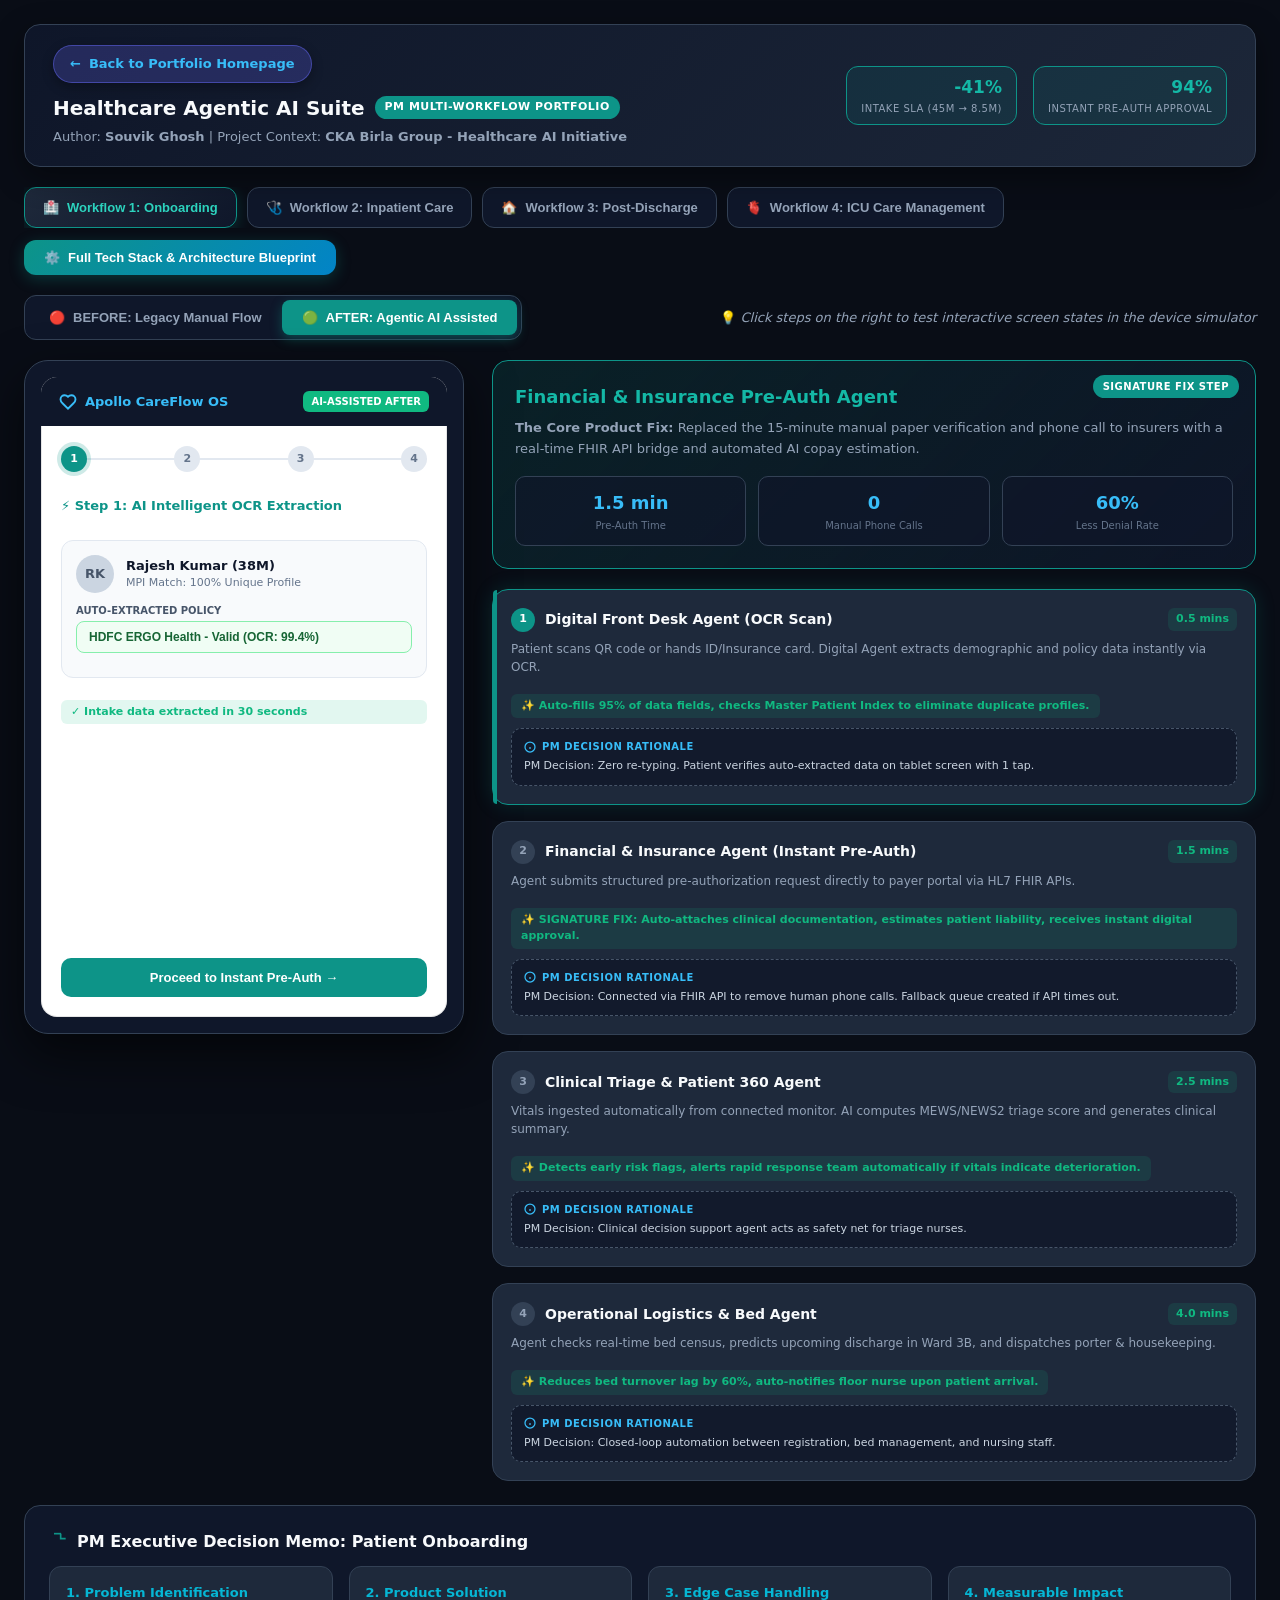
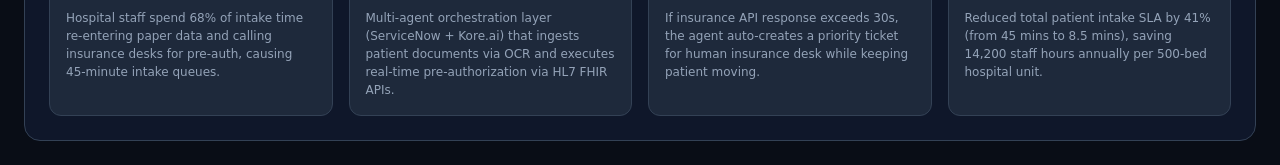
<file: hospital_onboarding_portfolio_prototype.html>
<!DOCTYPE html>
<html lang="en">
<head>
    <meta charset="UTF-8">
    <meta name="viewport" content="width=device-width, initial-scale=1.0">
    <title>PM Portfolio Artifact | Healthcare Agentic AI Suite (Multi-Workflow & Architecture Blueprint)</title>
    <style>
        :root {
            --bg-primary: #090D16;
            --bg-secondary: #0F172A;
            --bg-card: #1E293B;
            --bg-card-hover: #334155;
            --text-main: #F8FAFC;
            --text-muted: #94A3B8;
            --text-dim: #64748B;
            --accent-teal: #0D9488;
            --accent-teal-light: #14B8A6;
            --accent-cyan: #06B6D4;
            --accent-purple: #8B5CF6;
            --accent-amber: #F59E0B;
            --accent-rose: #F43F5E;
            --danger-red: #EF4444;
            --danger-bg: rgba(239, 68, 68, 0.12);
            --warning-amber: #F59E0B;
            --warning-bg: rgba(245, 158, 11, 0.12);
            --success-green: #10B981;
            --success-bg: rgba(16, 185, 129, 0.12);
            --border-color: #334155;
            --border-highlight: #475569;
            --font-family: system-ui, -apple-system, BlinkMacSystemFont, 'Segoe UI', Roboto, Oxygen, Ubuntu, Cantarell, sans-serif;
        }

        * {
            box-sizing: border-box;
            margin: 0;
            padding: 0;
        }

        body {
            background-color: var(--bg-primary);
            color: var(--text-main);
            font-family: var(--font-family);
            line-height: 1.5;
            min-height: 100vh;
            padding: 24px;
            display: flex;
            flex-direction: column;
            align-items: center;
        }

        /* Portfolio Top Navigation / Context Header */
        .portfolio-header {
            width: 100%;
            max-width: 1420px;
            background: linear-gradient(135deg, rgba(15, 23, 42, 0.95), rgba(30, 41, 59, 0.95));
            border: 1px solid var(--border-color);
            border-radius: 16px;
            padding: 20px 28px;
            margin-bottom: 20px;
            backdrop-filter: blur(12px);
            display: flex;
            justify-content: space-between;
            align-items: center;
            flex-wrap: wrap;
            gap: 16px;
            box-shadow: 0 10px 30px rgba(0,0,0,0.4);
        }

        .header-title-block h1 {
            font-size: 20px;
            font-weight: 700;
            color: var(--text-main);
            display: flex;
            align-items: center;
            gap: 10px;
        }

        .header-title-block h1 .badge {
            background: var(--accent-teal);
            color: #ffffff;
            font-size: 11px;
            font-weight: 700;
            padding: 3px 10px;
            border-radius: 20px;
            text-transform: uppercase;
            letter-spacing: 0.5px;
        }

        .header-subtitle {
            font-size: 13px;
            color: var(--text-muted);
            margin-top: 4px;
        }

        .header-metrics {
            display: flex;
            align-items: center;
            gap: 16px;
        }

        .metric-pill {
            background: rgba(13, 148, 136, 0.12);
            border: 1px solid var(--accent-teal);
            padding: 8px 14px;
            border-radius: 12px;
            text-align: right;
        }

        .metric-pill .val {
            font-size: 17px;
            font-weight: 800;
            color: var(--accent-teal-light);
        }

        .metric-pill .lbl {
            font-size: 10px;
            color: var(--text-muted);
            text-transform: uppercase;
            letter-spacing: 0.5px;
        }

        /* Tech Stack Callout Action Button */
        .btn-techstack-trigger {
            background: linear-gradient(135deg, #0D9488, #0284C7);
            color: #FFFFFF;
            border: none;
            padding: 10px 20px;
            border-radius: 12px;
            font-size: 13px;
            font-weight: 700;
            cursor: pointer;
            box-shadow: 0 4px 15px rgba(13, 148, 136, 0.3);
            display: flex;
            align-items: center;
            gap: 8px;
            transition: all 0.2s ease;
        }

        .btn-techstack-trigger:hover {
            transform: translateY(-2px);
            box-shadow: 0 6px 20px rgba(13, 148, 136, 0.5);
        }

        /* Workflow Main Navigation Tabs */
        .workflow-tabs-bar {
            width: 100%;
            max-width: 1420px;
            display: flex;
            justify-content: space-between;
            align-items: center;
            margin-bottom: 20px;
            gap: 12px;
            flex-wrap: wrap;
        }

        .wf-tabs-left {
            display: flex;
            gap: 10px;
            overflow-x: auto;
        }

        .wf-tab-btn {
            background: var(--bg-secondary);
            border: 1px solid var(--border-color);
            color: var(--text-muted);
            padding: 12px 18px;
            border-radius: 12px;
            font-size: 13px;
            font-weight: 700;
            cursor: pointer;
            transition: all 0.2s ease;
            display: flex;
            align-items: center;
            gap: 8px;
            white-space: nowrap;
        }

        .wf-tab-btn:hover {
            color: var(--text-main);
            border-color: var(--border-highlight);
        }

        .wf-tab-btn.active {
            background: linear-gradient(135deg, #1E293B, #0F172A);
            color: #2DD4BF;
            border-color: var(--accent-teal);
            box-shadow: 0 4px 15px rgba(13, 148, 136, 0.25);
        }

        .wf-tab-btn.active.tab-amber {
            color: #FBBF24;
            border-color: var(--accent-amber);
            box-shadow: 0 4px 15px rgba(245, 158, 11, 0.25);
        }

        .wf-tab-btn.active.tab-rose {
            color: #FB7185;
            border-color: var(--accent-rose);
            box-shadow: 0 4px 15px rgba(244, 63, 94, 0.25);
        }

        /* Flow Mode Switcher */
        .controls-bar {
            width: 100%;
            max-width: 1420px;
            display: flex;
            justify-content: space-between;
            align-items: center;
            margin-bottom: 20px;
            gap: 16px;
            flex-wrap: wrap;
        }

        .toggle-group {
            display: flex;
            background: var(--bg-secondary);
            padding: 4px;
            border-radius: 12px;
            border: 1px solid var(--border-color);
        }

        .toggle-btn {
            background: transparent;
            border: none;
            color: var(--text-muted);
            padding: 10px 20px;
            border-radius: 8px;
            font-size: 13px;
            font-weight: 600;
            cursor: pointer;
            transition: all 0.2s ease;
            display: flex;
            align-items: center;
            gap: 8px;
        }

        .toggle-btn:hover { color: var(--text-main); }

        .toggle-btn.active-before {
            background: var(--danger-red);
            color: #ffffff;
            box-shadow: 0 4px 12px rgba(239, 68, 68, 0.3);
        }

        .toggle-btn.active-after {
            background: var(--accent-teal);
            color: #ffffff;
            box-shadow: 0 4px 12px rgba(13, 148, 136, 0.4);
        }

        /* Main Workspace Layout */
        .workspace {
            width: 100%;
            max-width: 1420px;
            display: grid;
            grid-template-columns: 440px 1fr;
            gap: 28px;
            align-items: start;
        }

        @media (max-width: 1024px) {
            .workspace { grid-template-columns: 1fr; }
        }

        /* Device Simulator Frame (Interactive Screen) */
        .device-container {
            background: var(--bg-secondary);
            border: 1px solid var(--border-color);
            border-radius: 24px;
            padding: 16px;
            box-shadow: 0 20px 50px rgba(0,0,0,0.6);
            position: sticky;
            top: 24px;
        }

        .device-screen {
            background: #FFFFFF;
            color: #0F172A;
            border-radius: 16px;
            overflow: hidden;
            min-height: 640px;
            display: flex;
            flex-direction: column;
            position: relative;
            box-shadow: inset 0 0 0 1px rgba(0,0,0,0.1);
        }

        .screen-topbar {
            background: #0F172A;
            color: #F8FAFC;
            padding: 14px 18px;
            display: flex;
            justify-content: space-between;
            align-items: center;
            font-size: 13px;
            font-weight: 600;
        }

        .screen-topbar .app-brand {
            display: flex;
            align-items: center;
            gap: 8px;
            color: #38BDF8;
        }

        .screen-topbar .mode-tag {
            font-size: 10px;
            padding: 3px 8px;
            border-radius: 6px;
            font-weight: 700;
            text-transform: uppercase;
        }

        .mode-tag.tag-before { background: #EF4444; color: #fff; }
        .mode-tag.tag-after { background: #10B981; color: #fff; }

        .screen-content {
            padding: 20px;
            flex: 1;
            display: flex;
            flex-direction: column;
            gap: 16px;
            overflow-y: auto;
        }

        .step-indicator {
            display: flex;
            justify-content: space-between;
            margin-bottom: 8px;
            position: relative;
        }

        .step-indicator::before {
            content: '';
            position: absolute;
            top: 50%;
            left: 0;
            right: 0;
            height: 2px;
            background: #E2E8F0;
            z-index: 1;
            transform: translateY(-50%);
        }

        .step-dot {
            width: 26px;
            height: 26px;
            border-radius: 50%;
            background: #E2E8F0;
            color: #64748B;
            display: flex;
            align-items: center;
            justify-content: center;
            font-size: 11px;
            font-weight: 700;
            z-index: 2;
            transition: all 0.3s ease;
        }

        .step-dot.active {
            background: #0D9488;
            color: #FFFFFF;
            box-shadow: 0 0 0 4px rgba(13, 148, 136, 0.2);
        }

        .step-dot.completed { background: #10B981; color: #FFFFFF; }
        .step-dot.error { background: #EF4444; color: #FFFFFF; }

        .card-box {
            background: #F8FAFC;
            border: 1px solid #E2E8F0;
            border-radius: 12px;
            padding: 14px;
        }

        .card-header {
            display: flex;
            align-items: center;
            gap: 12px;
            margin-bottom: 10px;
        }

        .user-avatar {
            width: 38px;
            height: 38px;
            border-radius: 50%;
            background: #CBD5E1;
            display: flex;
            align-items: center;
            justify-content: center;
            font-weight: 700;
            color: #475569;
            font-size: 13px;
        }

        .form-group { margin-bottom: 10px; }
        .form-label {
            font-size: 10px;
            font-weight: 700;
            color: #475569;
            text-transform: uppercase;
            margin-bottom: 3px;
            display: block;
        }

        .form-input {
            width: 100%;
            padding: 8px 12px;
            border: 1px solid #CBD5E1;
            border-radius: 8px;
            font-size: 12px;
            color: #0F172A;
            background: #FFFFFF;
        }

        .form-input.autofilled {
            background: #F0FDF4;
            border-color: #86EFAC;
            color: #166534;
            font-weight: 600;
        }

        .form-input.error-input {
            background: #FEF2F2;
            border-color: #FCA5A5;
            color: #991B1B;
        }

        .signature-fix-banner {
            background: linear-gradient(135deg, #0F172A, #1E293B);
            color: #FFFFFF;
            border-radius: 12px;
            padding: 14px;
            border-left: 4px solid #0D9488;
            box-shadow: 0 4px 12px rgba(0,0,0,0.15);
        }

        .signature-fix-banner.purple-banner { border-left-color: #8B5CF6; }
        .signature-fix-banner.amber-banner { border-left-color: #F59E0B; }
        .signature-fix-banner.rose-banner { border-left-color: #F43F5E; }

        .signature-fix-banner .title {
            font-size: 12px;
            font-weight: 700;
            color: #2DD4BF;
            display: flex;
            align-items: center;
            gap: 6px;
            margin-bottom: 4px;
        }

        .signature-fix-banner.purple-banner .title { color: #A78BFA; }
        .signature-fix-banner.amber-banner .title { color: #FBBF24; }
        .signature-fix-banner.rose-banner .title { color: #FB7185; }

        .signature-fix-banner .desc {
            font-size: 11px;
            color: #94A3B8;
            line-height: 1.4;
        }

        .btn-screen-action {
            width: 100%;
            padding: 12px;
            border-radius: 10px;
            border: none;
            font-size: 13px;
            font-weight: 700;
            cursor: pointer;
            transition: all 0.2s ease;
            display: flex;
            align-items: center;
            justify-content: center;
            gap: 8px;
            margin-top: auto;
        }

        .btn-screen-action.btn-teal { background: #0D9488; color: #FFFFFF; }
        .btn-screen-action.btn-teal:hover { background: #09756F; }
        .btn-screen-action.btn-purple { background: #7C3AED; color: #FFFFFF; }
        .btn-screen-action.btn-purple:hover { background: #6D28D9; }
        .btn-screen-action.btn-amber { background: #D97706; color: #FFFFFF; }
        .btn-screen-action.btn-amber:hover { background: #B45309; }
        .btn-screen-action.btn-rose { background: #E11D48; color: #FFFFFF; }
        .btn-screen-action.btn-rose:hover { background: #BE123C; }
        .btn-screen-action.btn-red { background: #DC2626; color: #FFFFFF; }

        /* Right Panel Details */
        .pm-details-panel {
            display: flex;
            flex-direction: column;
            gap: 20px;
        }

        .signature-pm-card {
            background: linear-gradient(135deg, rgba(13, 148, 136, 0.15), rgba(15, 23, 42, 0.85));
            border: 1px solid var(--accent-teal);
            border-radius: 16px;
            padding: 22px;
            position: relative;
            overflow: hidden;
        }

        .signature-pm-card.purple-theme {
            background: linear-gradient(135deg, rgba(139, 92, 246, 0.15), rgba(15, 23, 42, 0.85));
            border-color: var(--accent-purple);
        }

        .signature-pm-card.amber-theme {
            background: linear-gradient(135deg, rgba(245, 158, 11, 0.15), rgba(15, 23, 42, 0.85));
            border-color: var(--accent-amber);
        }

        .signature-pm-card.rose-theme {
            background: linear-gradient(135deg, rgba(244, 63, 94, 0.15), rgba(15, 23, 42, 0.85));
            border-color: var(--accent-rose);
        }

        .signature-pm-card::after {
            content: 'SIGNATURE FIX STEP';
            position: absolute;
            top: 14px;
            right: 16px;
            background: var(--accent-teal);
            color: #fff;
            font-size: 10px;
            font-weight: 800;
            padding: 4px 10px;
            border-radius: 12px;
            letter-spacing: 0.5px;
        }

        .signature-pm-card.purple-theme::after { background: var(--accent-purple); }
        .signature-pm-card.amber-theme::after { background: var(--accent-amber); }
        .signature-pm-card.rose-theme::after { background: var(--accent-rose); }

        .signature-pm-card h2 {
            font-size: 18px;
            font-weight: 800;
            color: var(--accent-teal-light);
            margin-bottom: 8px;
        }

        .signature-pm-card.purple-theme h2 { color: #A78BFA; }
        .signature-pm-card.amber-theme h2 { color: #FBBF24; }
        .signature-pm-card.rose-theme h2 { color: #FB7185; }

        .signature-pm-card p {
            font-size: 13px;
            color: var(--text-muted);
            line-height: 1.6;
            margin-bottom: 16px;
        }

        .impact-grid {
            display: grid;
            grid-template-columns: repeat(3, 1fr);
            gap: 12px;
        }

        .impact-box {
            background: rgba(15, 23, 42, 0.6);
            border: 1px solid var(--border-color);
            border-radius: 10px;
            padding: 12px;
            text-align: center;
        }

        .impact-box .number {
            font-size: 18px;
            font-weight: 800;
            color: #38BDF8;
        }

        .impact-box .label {
            font-size: 10px;
            color: var(--text-dim);
            margin-top: 2px;
        }

        .steps-timeline {
            display: flex;
            flex-direction: column;
            gap: 16px;
        }

        .step-card {
            background: var(--bg-card);
            border: 1px solid var(--border-color);
            border-radius: 16px;
            padding: 18px;
            cursor: pointer;
            transition: all 0.25s ease;
            position: relative;
        }

        .step-card:hover {
            border-color: var(--border-highlight);
            background: var(--bg-card-hover);
        }

        .step-card.active-step {
            border-color: var(--accent-teal);
            box-shadow: 0 0 20px rgba(13, 148, 136, 0.2);
            background: #1E293B;
        }

        .step-card.purple-active {
            border-color: var(--accent-purple);
            box-shadow: 0 0 20px rgba(139, 92, 246, 0.2);
        }

        .step-card.amber-active {
            border-color: var(--accent-amber);
            box-shadow: 0 0 20px rgba(245, 158, 11, 0.2);
        }

        .step-card.rose-active {
            border-color: var(--accent-rose);
            box-shadow: 0 0 20px rgba(244, 63, 94, 0.2);
        }

        .step-card.active-step::before {
            content: '';
            position: absolute;
            left: 0;
            top: 0;
            bottom: 0;
            width: 4px;
            background: var(--accent-teal);
            border-top-left-radius: 16px;
            border-bottom-left-radius: 16px;
        }

        .step-card.purple-active::before { background: var(--accent-purple); }
        .step-card.amber-active::before { background: var(--accent-amber); }
        .step-card.rose-active::before { background: var(--accent-rose); }

        .step-card-header {
            display: flex;
            justify-content: space-between;
            align-items: center;
            margin-bottom: 8px;
        }

        .step-card-title {
            font-size: 14px;
            font-weight: 700;
            color: var(--text-main);
            display: flex;
            align-items: center;
            gap: 10px;
        }

        .step-card-title .step-num {
            background: var(--border-color);
            color: var(--text-muted);
            width: 24px;
            height: 24px;
            border-radius: 50%;
            display: flex;
            align-items: center;
            justify-content: center;
            font-size: 11px;
            font-weight: 800;
        }

        .active-step .step-num { background: var(--accent-teal); color: #fff; }
        .purple-active .step-num { background: var(--accent-purple); color: #fff; }
        .amber-active .step-num { background: var(--accent-amber); color: #fff; }
        .rose-active .step-num { background: var(--accent-rose); color: #fff; }

        .step-card-time {
            font-size: 11px;
            font-weight: 700;
            padding: 3px 8px;
            border-radius: 6px;
        }

        .time-slow { background: var(--danger-bg); color: var(--danger-red); }
        .time-fast { background: var(--success-bg); color: var(--success-green); }

        .step-card-desc {
            font-size: 12px;
            color: var(--text-muted);
            margin-bottom: 12px;
            line-height: 1.5;
        }

        .pm-annotation {
            background: rgba(15, 23, 42, 0.8);
            border: 1px dashed var(--border-highlight);
            border-radius: 10px;
            padding: 10px 12px;
            font-size: 11px;
            color: #CBD5E1;
        }

        .pm-annotation-title {
            font-weight: 700;
            color: #38BDF8;
            margin-bottom: 4px;
            display: flex;
            align-items: center;
            gap: 6px;
            text-transform: uppercase;
            font-size: 10px;
            letter-spacing: 0.5px;
        }

        .friction-tag {
            display: inline-flex;
            align-items: center;
            gap: 6px;
            font-size: 11px;
            font-weight: 600;
            color: var(--danger-red);
            background: var(--danger-bg);
            padding: 4px 10px;
            border-radius: 6px;
            margin-top: 6px;
        }

        .ai-fix-tag {
            display: inline-flex;
            align-items: center;
            gap: 6px;
            font-size: 11px;
            font-weight: 600;
            color: var(--success-green);
            background: var(--success-bg);
            padding: 4px 10px;
            border-radius: 6px;
            margin-top: 6px;
        }

        .hiring-manager-memo {
            background: var(--bg-secondary);
            border: 1px solid var(--border-color);
            border-radius: 16px;
            padding: 24px;
            margin-top: 24px;
        }

        .hiring-manager-memo h3 {
            font-size: 16px;
            font-weight: 700;
            color: var(--text-main);
            margin-bottom: 12px;
            display: flex;
            align-items: center;
            gap: 8px;
        }

        .memo-grid {
            display: grid;
            grid-template-columns: repeat(auto-fit, minmax(280px, 1fr));
            gap: 16px;
        }

        .memo-item {
            background: var(--bg-card);
            border: 1px solid var(--border-color);
            border-radius: 12px;
            padding: 16px;
        }

        .memo-item h4 {
            font-size: 13px;
            font-weight: 700;
            color: var(--accent-cyan);
            margin-bottom: 6px;
        }

        .memo-item p {
            font-size: 12px;
            color: var(--text-muted);
            line-height: 1.5;
        }

        /* TECH STACK MODAL OVERLAY & CONTENT */
        .modal-overlay {
            position: fixed;
            top: 0;
            left: 0;
            right: 0;
            bottom: 0;
            background: rgba(9, 13, 22, 0.9);
            backdrop-filter: blur(12px);
            z-index: 9999;
            display: flex;
            align-items: center;
            justify-content: center;
            padding: 20px;
            opacity: 0;
            pointer-events: none;
            transition: all 0.3s ease;
        }

        .modal-overlay.active {
            opacity: 1;
            pointer-events: auto;
        }

        .techstack-modal {
            background: #0B1120;
            border: 1px solid #334155;
            border-radius: 20px;
            width: 100%;
            max-width: 1200px;
            max-height: 92vh;
            overflow-y: auto;
            box-shadow: 0 25px 60px rgba(0,0,0,0.9);
            display: flex;
            flex-direction: column;
            position: relative;
        }

        .modal-header {
            padding: 20px 28px;
            border-bottom: 1px solid var(--border-color);
            display: flex;
            justify-content: space-between;
            align-items: center;
            background: #1E293B;
            position: sticky;
            top: 0;
            z-index: 10;
        }

        .modal-header h2 {
            font-size: 18px;
            font-weight: 800;
            color: #38BDF8;
            display: flex;
            align-items: center;
            gap: 10px;
        }

        .btn-modal-close {
            background: rgba(255,255,255,0.1);
            border: none;
            color: #fff;
            width: 32px;
            height: 32px;
            border-radius: 50%;
            font-size: 18px;
            cursor: pointer;
            display: flex;
            align-items: center;
            justify-content: center;
        }

        .modal-body {
            padding: 24px;
            display: flex;
            flex-direction: column;
            gap: 24px;
        }

        .tech-section-title {
            font-size: 15px;
            font-weight: 800;
            color: #2DD4BF;
            border-left: 4px solid #0D9488;
            padding-left: 12px;
            margin-bottom: 14px;
            text-transform: uppercase;
            letter-spacing: 0.5px;
        }

        /* VISUAL ARCHITECTURE BLUEPRINT (MODELED AFTER PPT SLIDE 18 - ACCURATE DEPLOYED AGENTS ONLY) */
        .visual-blueprint-container {
            background: #090D16;
            border: 2px solid #334155;
            border-radius: 16px;
            padding: 20px;
            display: flex;
            flex-direction: column;
            gap: 14px;
            box-shadow: 0 10px 30px rgba(0,0,0,0.5);
        }

        .diagram-banner-header {
            background: linear-gradient(135deg, #7F1D1D, #991B1B);
            color: #FFFFFF;
            text-align: center;
            font-size: 14px;
            font-weight: 800;
            padding: 10px;
            border-radius: 10px;
            letter-spacing: 1px;
            text-transform: uppercase;
            box-shadow: 0 4px 12px rgba(153, 27, 27, 0.4);
        }

        .diagram-banner-header.maroon-banner {
            background: linear-gradient(135deg, #450A0A, #7F1D1D);
        }

        .diagram-banner-header.dark-banner {
            background: linear-gradient(135deg, #1E293B, #0F172A);
            border: 1px solid #475569;
            color: #38BDF8;
        }

        /* 3-Column Diagram Layout */
        .diagram-main-grid {
            display: grid;
            grid-template-columns: 220px 1fr 240px;
            gap: 16px;
            align-items: stretch;
        }

        @media (max-width: 1024px) {
            .diagram-main-grid { grid-template-columns: 1fr; }
        }

        .diagram-column-box {
            background: #1E293B;
            border: 1px solid #334155;
            border-radius: 12px;
            padding: 14px;
            display: flex;
            flex-direction: column;
            gap: 10px;
        }

        .diagram-box-title {
            background: #991B1B;
            color: #FFFFFF;
            font-size: 12px;
            font-weight: 800;
            padding: 6px 10px;
            border-radius: 6px;
            text-align: center;
            text-transform: uppercase;
            letter-spacing: 0.5px;
        }

        .diagram-pill-item {
            background: #0F172A;
            border: 1px solid #475569;
            border-radius: 8px;
            padding: 8px 10px;
            font-size: 11px;
            font-weight: 700;
            color: #F8FAFC;
            text-align: center;
            display: flex;
            align-items: center;
            justify-content: center;
            gap: 6px;
        }

        .diagram-pill-item.pill-agent {
            border-color: #EF4444;
            background: rgba(239, 68, 68, 0.1);
            color: #FCA5A5;
        }

        .diagram-pill-item.pill-sn {
            border-color: #38BDF8;
            background: rgba(56, 189, 248, 0.1);
            color: #BAE6FD;
        }

        .diagram-pill-item.pill-ext {
            border-color: #10B981;
            background: rgba(16, 185, 129, 0.1);
            color: #A7F3D0;
        }

        .agent-grid-matrix {
            display: grid;
            grid-template-columns: repeat(auto-fit, minmax(200px, 1fr));
            gap: 8px;
        }

        .servicenow-matrix {
            display: grid;
            grid-template-columns: repeat(auto-fit, minmax(130px, 1fr));
            gap: 8px;
        }

        .tech-grid {
            display: grid;
            grid-template-columns: repeat(auto-fit, minmax(280px, 1fr));
            gap: 16px;
        }

        .tech-card {
            background: #1E293B;
            border: 1px solid var(--border-color);
            border-radius: 14px;
            padding: 16px;
        }

        .tech-card h4 {
            font-size: 13px;
            font-weight: 700;
            color: #F8FAFC;
            margin-bottom: 6px;
            display: flex;
            align-items: center;
            gap: 8px;
        }

        .tech-card .tech-tag {
            background: rgba(14, 165, 233, 0.15);
            color: #38BDF8;
            font-size: 10px;
            font-weight: 800;
            padding: 2px 8px;
            border-radius: 6px;
            text-transform: uppercase;
        }

        .tech-card p {
            font-size: 11px;
            color: #94A3B8;
            line-height: 1.5;
        }

        .tech-card ul {
            margin-top: 6px;
            padding-left: 16px;
            font-size: 11px;
            color: #CBD5E1;
            line-height: 1.5;
        }
    </style>
</head>
<body>

    <!-- Portfolio Top Navigation / Context Header -->
    <header class="portfolio-header">
        <div class="header-title-block">
            <div style="margin-bottom: 10px;">
                <a href="index.html#case-studies" style="display: inline-flex; align-items: center; gap: 8px; background: rgba(99, 102, 241, 0.25); border: 1px solid rgba(99, 102, 241, 0.5); color: #38bdf8; padding: 8px 16px; border-radius: 9999px; font-size: 13px; font-weight: 700; text-decoration: none; box-shadow: 0 4px 12px rgba(0,0,0,0.3); transition: all 0.2s ease;">
                    ← <strong>Back to Portfolio Homepage</strong>
                </a>
            </div>
            <h1>
                Healthcare Agentic AI Suite
                <span class="badge">PM Multi-Workflow Portfolio</span>
            </h1>
            <div class="header-subtitle">
                Author: <strong>Souvik Ghosh</strong> | Project Context: <strong>CKA Birla Group - Healthcare AI Initiative</strong>
            </div>
        </div>
        <div class="header-metrics" id="topMetricsBanner">
            <!-- Dynamic header metrics rendered via JS -->
        </div>
    </header>

    <!-- Workflow Main Selection Tabs + Tech Stack Trigger -->
    <div class="workflow-tabs-bar">
        <div class="wf-tabs-left">
            <button class="wf-tab-btn active" id="tabWf1" onclick="switchWorkflow(1)">
                <span>🏥</span> Workflow 1: Onboarding
            </button>
            <button class="wf-tab-btn" id="tabWf2" onclick="switchWorkflow(2)">
                <span>🩺</span> Workflow 2: Inpatient Care
            </button>
            <button class="wf-tab-btn" id="tabWf3" onclick="switchWorkflow(3)">
                <span>🏠</span> Workflow 3: Post-Discharge
            </button>
            <button class="wf-tab-btn" id="tabWf4" onclick="switchWorkflow(4)">
                <span>🫀</span> Workflow 4: ICU Care Management
            </button>
        </div>
        
        <button class="btn-techstack-trigger" onclick="toggleTechModal(true)">
            <span>⚙️</span> Full Tech Stack & Architecture Blueprint
        </button>
    </div>

    <!-- Controls Bar: Flow Mode & View Selector -->
    <div class="controls-bar">
        <div class="toggle-group" id="flowToggler">
            <button class="toggle-btn" id="btnBefore" onclick="switchFlow('before')">
                <span>🔴</span> BEFORE: Legacy Manual Flow
            </button>
            <button class="toggle-btn active-after" id="btnAfter" onclick="switchFlow('after')">
                <span>🟢</span> AFTER: Agentic AI Assisted
            </button>
        </div>

        <div style="font-size: 13px; color: var(--text-muted);" id="wfGuideText">
            💡 <em>Click steps on the right to test interactive screen states in the device simulator</em>
        </div>
    </div>

    <!-- Main Workspace Layout -->
    <div class="workspace">
        
        <!-- Left: Interactive Device Simulator -->
        <div class="device-container">
            <div class="device-screen">
                <!-- Topbar -->
                <div class="screen-topbar">
                    <div class="app-brand" id="appBrandTag">
                        <svg width="18" height="18" viewBox="0 0 24 24" fill="none" stroke="currentColor" stroke-width="2.5"><path d="M19 14c1.49-1.46 3-3.21 3-5.5A5.5 5.5 0 0 0 16.5 3c-1.76 0-3 .5-4.5 2-1.5-1.5-2.74-2-4.5-2A5.5 5.5 0 0 0 2 8.5c0 2.3 1.5 4.05 3 5.5l7 7Z"/></svg>
                        <span id="appBrandName">Apollo CareFlow OS</span>
                    </div>
                    <div class="mode-tag tag-after" id="screenModeTag">AI-ASSISTED AFTER</div>
                </div>

                <!-- Content Area (Dynamically rendered based on active step) -->
                <div class="screen-content" id="screenContent">
                    <!-- Dynamic JS content injected here -->
                </div>
            </div>
        </div>

        <!-- Right: PM Thinking & Interactive Flow Timeline -->
        <div class="pm-details-panel">

            <!-- Signature Feature Highlight Box (Dynamic) -->
            <div class="signature-pm-card" id="signatureFixCard">
                <!-- Dynamic Content -->
            </div>

            <!-- Steps Timeline Container -->
            <div class="steps-timeline" id="stepsTimeline">
                <!-- Step Cards rendered via JS -->
            </div>

        </div>

    </div>

    <!-- Hiring Manager 90-Second PM Memo Block (Dynamic) -->
    <div class="hiring-manager-memo" style="width:100%; max-width: 1420px;" id="pmMemoSection">
        <!-- Dynamic Content -->
    </div>

    <!-- ENTERPRISE TECH STACK & VISUAL ARCHITECTURE BLUEPRINT MODAL -->
    <div class="modal-overlay" id="techModalOverlay">
        <div class="techstack-modal">
            <div class="modal-header">
                <h2>
                    <svg width="24" height="24" viewBox="0 0 24 24" fill="none" stroke="#38BDF8" stroke-width="2"><rect x="2" y="2" width="20" height="8" rx="2"/><rect x="2" y="14" width="20" height="8" rx="2"/><line x1="6" y1="6" x2="6.01" y2="6"/><line x1="6" y1="18" x2="6.01" y2="18"/></svg>
                    Healthcare Overall Orchestration Architecture Blueprint (ServiceNow + Kore.ai)
                </h2>
                <button class="btn-modal-close" onclick="toggleTechModal(false)">✕</button>
            </div>
            
            <div class="modal-body">
                
                <!-- VISUAL ARCHITECTURE BLUEPRINT CONTAINER (MODELED AFTER PPT SLIDE 18 - ACCURATE DEPLOYED AGENTS ONLY) -->
                <div>
                    <div class="tech-section-title">1. Healthcare Overall Orchestration Architecture Blueprint</div>
                    
                    <div class="visual-blueprint-container">
                        
                        <!-- Top Banner: Input Layer -->
                        <div style="background:#1E293B; border:1px solid #475569; border-radius:12px; padding:12px; display:flex; flex-direction:column; gap:8px;">
                            <div class="diagram-banner-header" style="background:#991B1B; padding:6px; font-size:12px;">Input Layer</div>
                            <div style="display:grid; grid-template-columns:repeat(3, 1fr); gap:10px;">
                                <div class="diagram-pill-item">📄 Scanned Insurance Cards / ID (OCR)</div>
                                <div class="diagram-pill-item">🫀 Patient Vitals & Telemetry Signals</div>
                                <div class="diagram-pill-item">📑 EHR Patient 360 & Payer Policies</div>
                            </div>
                        </div>

                        <!-- 3-Column Middle Layout (Key Components | Core AI Agents + ServiceNow | Output Layer) -->
                        <div class="diagram-main-grid">
                            
                            <!-- Left Box: Key Components -->
                            <div class="diagram-column-box">
                                <div class="diagram-box-title">Key Components</div>
                                <div class="diagram-pill-item">🧠 Kore.ai Reasoning Engine</div>
                                <div class="diagram-pill-item">💾 Long-term Memory (Vector DB / RAG)</div>
                                <div class="diagram-pill-item">🔄 Clinical Decision Feedback Loops</div>
                                <div class="diagram-pill-item">🛡️ Safety Guardrails Engine</div>
                            </div>

                            <!-- Middle Stack: DEPLOYED AI AGENTS + SERVICENOW PLATFORM + EXTERNAL DATA -->
                            <div style="display:flex; flex-direction:column; gap:12px;">
                                
                                <!-- AI AGENTS BANNER & MATRIX (ONLY DEPLOYED AGENTS ACROSS THE 4 WORKFLOWS) -->
                                <div style="background:#1E293B; border:1px solid #EF4444; border-radius:12px; padding:12px; display:flex; flex-direction:column; gap:10px;">
                                    <div class="diagram-banner-header">HEALTHCARE AGENTIC AI SUITE (CORE DEPLOYED AGENTS)</div>
                                    <div class="agent-grid-matrix">
                                        <!-- Workflow 1 Agents -->
                                        <div class="diagram-pill-item pill-agent">💻 Digital Front Desk Agent</div>
                                        <div class="diagram-pill-item pill-agent">💳 Financial & Insurance Agent</div>
                                        <div class="diagram-pill-item pill-agent">🩺 Clinical Triage Agent</div>
                                        <div class="diagram-pill-item pill-agent">👤 Patient 360 Agent</div>
                                        <div class="diagram-pill-item pill-agent">🛏️ Operational Logistics Agent</div>
                                        
                                        <!-- Workflow 2 Agents -->
                                        <div class="diagram-pill-item pill-agent">🚨 Monitoring & Warning Agent</div>
                                        <div class="diagram-pill-item pill-agent">📋 Worklist Prioritization Agent</div>
                                        <div class="diagram-pill-item pill-agent">👨‍⚕️ Round Preparation Agent</div>
                                        <div class="diagram-pill-item pill-agent">💊 Medication Safety Agent</div>
                                        <div class="diagram-pill-item pill-agent">📝 Documentation Agent</div>

                                        <!-- Workflow 3 Agents -->
                                        <div class="diagram-pill-item pill-agent">💬 Outreach & Survey Agent</div>
                                        <div class="diagram-pill-item pill-agent">🔍 Feedback Analysis Agent</div>
                                        <div class="diagram-pill-item pill-agent">📅 Care Plan Reminder Agent</div>
                                        <div class="diagram-pill-item pill-agent">📞 Follow-Up Case & Escalation Agent</div>
                                        <div class="diagram-pill-item pill-agent">📊 Service Improvement Agent</div>

                                        <!-- Workflow 4 Agents -->
                                        <div class="diagram-pill-item pill-agent">🫀 ICU Patient Monitoring Agent</div>
                                        <div class="diagram-pill-item pill-agent">🧠 ICU Clinical Decision Support Agent</div>
                                        <div class="diagram-pill-item pill-agent">💧 ICU Nursing & Medication Agent</div>
                                        <div class="diagram-pill-item pill-agent">🏷️ ICU Documentation & Coding Agent</div>
                                        <div class="diagram-pill-item pill-agent">👨‍👩‍👧 ICU Ops & Family Communication</div>
                                    </div>
                                </div>

                                <!-- SERVICENOW PLATFORM BANNER & MATRIX -->
                                <div style="background:#1E293B; border:1px solid #38BDF8; border-radius:12px; padding:12px; display:flex; flex-direction:column; gap:10px;">
                                    <div class="diagram-banner-header maroon-banner">SERVICENOW PLATFORM (ORCHESTRATION ENGINE)</div>
                                    <div class="servicenow-matrix">
                                        <div class="diagram-pill-item pill-sn">Healthcare CSM</div>
                                        <div class="diagram-pill-item pill-sn">Virtual Agent</div>
                                        <div class="diagram-pill-item pill-sn">Gen AI / NLU</div>
                                        <div class="diagram-pill-item pill-sn">AI Search</div>
                                        <div class="diagram-pill-item pill-sn">CSM Portal</div>
                                        <div class="diagram-pill-item pill-sn" style="border-color:#F59E0B;">Integration Hub (FHIR)</div>
                                        <div class="diagram-pill-item pill-sn">Knowledge Mgmt</div>
                                        <div class="diagram-pill-item pill-sn">Predictive Intelligence</div>
                                        <div class="diagram-pill-item pill-sn">Performance Analytics</div>
                                        <div class="diagram-pill-item pill-sn" style="border-color:#F59E0B;">Flow Designer</div>
                                        <div class="diagram-pill-item pill-sn">AWA (Work Routing)</div>
                                        <div class="diagram-pill-item pill-sn">FSM (Porters/Cleaning)</div>
                                    </div>
                                </div>

                                <!-- EXTERNAL DATA LAYER BANNER -->
                                <div style="background:#1E293B; border:1px solid #10B981; border-radius:12px; padding:10px; display:flex; flex-direction:column; gap:8px;">
                                    <div class="diagram-banner-header" style="background:#065F46;">EXTERNAL DATA & INFRASTRUCTURE LAYER</div>
                                    <div style="display:grid; grid-template-columns:repeat(3, 1fr); gap:8px;">
                                        <div class="diagram-pill-item pill-ext">🏥 EHR: Epic / Cerner / NextGen</div>
                                        <div class="diagram-pill-item pill-ext">🧪 Clinical APIs: FDB / Isabel</div>
                                        <div class="diagram-pill-item pill-ext">📱 Channels: Twilio / WhatsApp API</div>
                                    </div>
                                </div>

                            </div>

                            <!-- Right Box: Output Layer -->
                            <div class="diagram-column-box">
                                <div class="diagram-box-title" style="background:#065F46;">Output Layer</div>
                                <div class="diagram-pill-item">📋 Automated Care Records</div>
                                <div class="diagram-pill-item">⚡ Real-Time Pre-Auth Approvals</div>
                                <div class="diagram-pill-item">🚨 Proactive Deterioration Alerts</div>
                                <div class="diagram-pill-item">👨‍⚕️ Priority Doctor Teleconsults</div>
                                <div class="diagram-pill-item">🛏️ Auto Porter & Bed Dispatch</div>
                                <div class="diagram-pill-item">📊 Quality Improvement Reports</div>
                            </div>

                        </div>

                        <!-- Bottom Banner: IRM / GRC Compliance -->
                        <div class="diagram-banner-header dark-banner">
                            IRM / GRC – Audit, Control, Compliance, HIPAA Evidence Logs
                        </div>

                    </div>
                </div>

                <!-- Detailed ServiceNow & Kore.ai Modules Grid -->
                <div>
                    <div class="tech-section-title">2. ServiceNow & Kore.ai Module Specifications</div>
                    <div class="tech-grid">
                        <div class="tech-card">
                            <h4>Healthcare CSM <span class="tech-tag">ServiceNow</span></h4>
                            <p>System of record for patient 360 profiles, insurance pre-auth tracking, and clinical case management.</p>
                            <ul>
                                <li>Master patient index (MPI) deduplication</li>
                                <li>Pre-auth approval SLA lifecycle tracking</li>
                            </ul>
                        </div>
                        <div class="tech-card">
                            <h4>Flow Designer <span class="tech-tag">ServiceNow</span></h4>
                            <p>Low-code process engine executing automated sub-flows between AI agents, nurse approvals, and doctor signatures.</p>
                            <ul>
                                <li>Automated decision tables for triage</li>
                                <li>API timeout fallback queue creation</li>
                            </ul>
                        </div>
                        <div class="tech-card">
                            <h4>Integration Hub (FHIR) <span class="tech-tag">ServiceNow</span></h4>
                            <p>Pre-built spokes connecting ServiceNow directly to Epic, Cerner, and Payer portals via HL7 FHIR APIs.</p>
                            <ul>
                                <li>Query for Patient, Observation & Claim resources</li>
                                <li>SMART-on-FHIR OAuth 2.0 security</li>
                            </ul>
                        </div>
                        <div class="tech-card">
                            <h4>Kore.ai XO Platform <span class="tech-tag">Kore.ai</span></h4>
                            <p>Core NLU engine driving multi-turn conversation dialogs, intent classification, and patient sentiment scoring.</p>
                            <ul>
                                <li>Multilingual support (English, Hindi, regional)</li>
                                <li>High accuracy intent resolution</li>
                            </ul>
                        </div>
                        <div class="tech-card">
                            <h4>SearchAssist (RAG Engine) <span class="tech-tag">Kore.ai</span></h4>
                            <p>Retrieval-Augmented Generation engine over hospital clinical guidelines, drug interaction rules, and SOPs.</p>
                            <ul>
                                <li>Vector database RAG search (Pinecone)</li>
                                <li>Zero hallucination clinical guardrails</li>
                            </ul>
                        </div>
                        <div class="tech-card">
                            <h4>IRM / GRC Compliance <span class="tech-tag">Governance</span></h4>
                            <p>Ensures 100% HIPAA compliance, immutable audit logging, and role-based access control (RBAC).</p>
                            <ul>
                                <li>Full clinical evidence logging</li>
                                <li>Role-based encryption standards</li>
                            </ul>
                        </div>
                    </div>
                </div>

            </div>
        </div>
    </div>

    <script>
        let currentWorkflow = 1;
        let currentFlow = 'after';
        let currentStepIndex = 0;

        function toggleTechModal(show) {
            const overlay = document.getElementById('techModalOverlay');
            if (show) overlay.classList.add('active');
            else overlay.classList.remove('active');
        }

        // Workflow 1, 2, 3, & 4 Data Structures
        const workflowData = {
            1: {
                title: "Patient Onboarding & Insurance Pre-Auth",
                appBrand: "Apollo CareFlow OS",
                metrics: `
                    <div class="metric-pill">
                        <div class="val">-41%</div>
                        <div class="lbl">Intake SLA (45m → 8.5m)</div>
                    </div>
                    <div class="metric-pill">
                        <div class="val">94%</div>
                        <div class="lbl">Instant Pre-Auth Approval</div>
                    </div>
                `,
                signatureCard: `
                    <h2>Financial & Insurance Pre-Auth Agent</h2>
                    <p>
                        <strong>The Core Product Fix:</strong> Replaced the 15-minute manual paper verification and phone call to insurers with a real-time FHIR API bridge and automated AI copay estimation.
                    </p>
                    <div class="impact-grid">
                        <div class="impact-box"><div class="number">1.5 min</div><div class="label">Pre-Auth Time</div></div>
                        <div class="impact-box"><div class="number">0</div><div class="label">Manual Phone Calls</div></div>
                        <div class="impact-box"><div class="number">60%</div><div class="label">Less Denial Rate</div></div>
                    </div>
                `,
                memo: `
                    <h3><svg width="20" height="20" viewBox="0 0 24 24" fill="none" stroke="var(--accent-teal)" stroke-width="2"><path d="M14.5 2H6a2 2 0 0 2-2 2v16a2 2 0 0 2 2h12a2 2 0 0 2 2-2V7.5L14.5 2z"/><polyline points="14 2 14 8 20 8"/></svg> PM Executive Decision Memo: Patient Onboarding</h3>
                    <div class="memo-grid">
                        <div class="memo-item"><h4>1. Problem Identification</h4><p>Hospital staff spend 68% of intake time re-entering paper data and calling insurance desks for pre-auth, causing 45-minute intake queues.</p></div>
                        <div class="memo-item"><h4>2. Product Solution</h4><p>Multi-agent orchestration layer (ServiceNow + Kore.ai) that ingests patient documents via OCR and executes real-time pre-authorization via HL7 FHIR APIs.</p></div>
                        <div class="memo-item"><h4>3. Edge Case Handling</h4><p>If insurance API response exceeds 30s, the agent auto-creates a priority ticket for human insurance desk while keeping patient moving.</p></div>
                        <div class="memo-item"><h4>4. Measurable Impact</h4><p>Reduced total patient intake SLA by 41% (from 45 mins to 8.5 mins), saving 14,200 staff hours annually per 500-bed hospital unit.</p></div>
                    </div>
                `,
                flows: {
                    before: [
                        {
                            id: 1, title: "Manual Paper Intake Form Entry", time: "12 mins", timeClass: "time-slow",
                            desc: "Patient completes paper registration form. Receptionist manually re-types name, insurance ID, and medical history into legacy EMR.",
                            friction: "High typographical error rate (14%), patient duplicate records created.",
                            pmReasoning: "Why change this: Manual typing is the single biggest bottleneck at intake desk.",
                            screenHTML: `
                                <div class="step-indicator"><div class="step-dot active error">1</div><div class="step-dot">2</div><div class="step-dot">3</div><div class="step-dot">4</div></div>
                                <div style="font-size:13px; font-weight:700; color:#EF4444; margin-bottom:8px;">⚠️ Step 1: Paper Form Re-entry</div>
                                <div class="card-box">
                                    <div class="form-group"><label class="form-label">Patient Name (Manual Input)</label><input type="text" class="form-input error-input" value="Rajesh Kumar (Possible Duplicate)"></div>
                                    <div class="form-group"><label class="form-label">Insurance Policy Number</label><input type="text" class="form-input" value="HDFC-ERGO-98124 (Unverified)"></div>
                                </div>
                                <div class="friction-tag">❌ 12 mins wasted re-typing paper forms</div>
                                <button class="btn-screen-action btn-red" onclick="selectStep(2)">Proceed to Manual Pre-Auth →</button>
                            `
                        },
                        {
                            id: 2, title: "Manual Phone Pre-Authorization", time: "15 mins", timeClass: "time-slow",
                            desc: "Insurance coordinator calls payer call center to verify policy cover, copay details, and request pre-auth approval.",
                            friction: "Long hold times, missing documents sent via fax/email, 22% initial claim denial rate.",
                            pmReasoning: "Why change this: High friction step causing direct patient anxiety and hospital revenue delays.",
                            screenHTML: `
                                <div class="step-indicator"><div class="step-dot completed">1</div><div class="step-dot active error">2</div><div class="step-dot">3</div><div class="step-dot">4</div></div>
                                <div style="font-size:13px; font-weight:700; color:#EF4444; margin-bottom:8px;">⚠️ Step 2: Call Payer Helpdesk</div>
                                <div class="card-box" style="text-align:center; padding:20px;">
                                    <div style="font-size:13px; font-weight:700; color:#0F172A;">On Hold with Insurance Provider...</div>
                                    <div style="font-size:11px; color:#64748B; margin-top:4px;">Average Wait Time: 14.5 minutes</div>
                                </div>
                                <div class="friction-tag">❌ Staff on hold, patient waiting in lobby</div>
                                <button class="btn-screen-action btn-red" onclick="selectStep(3)">Proceed to Manual Triage →</button>
                            `
                        },
                        {
                            id: 3, title: "Disconnected Clinical Triage", time: "11 mins", timeClass: "time-slow",
                            desc: "Triage nurse notes vital signs on paper clipboard. Risk scores calculated manually.",
                            friction: "Delayed identification of high-risk deterioration cases (e.g. early sepsis).",
                            pmReasoning: "Why change this: Disconnected clinical notes increase risk of medical error.",
                            screenHTML: `
                                <div class="step-indicator"><div class="step-dot completed">1</div><div class="step-dot completed">2</div><div class="step-dot active error">3</div><div class="step-dot">4</div></div>
                                <div style="font-size:13px; font-weight:700; color:#EF4444; margin-bottom:8px;">⚠️ Step 3: Paper Vitals Triage</div>
                                <div class="card-box">
                                    <div class="form-group"><label class="form-label">BP</label><input type="text" class="form-input" value="142/90"></div>
                                    <div class="form-group"><label class="form-label">MEWS Risk Score</label><input type="text" class="form-input error-input" value="Not Calculated"></div>
                                </div>
                                <div class="friction-tag">❌ Manual calculation prone to error</div>
                                <button class="btn-screen-action btn-red" onclick="selectStep(4)">Proceed to Bed Allocation →</button>
                            `
                        },
                        {
                            id: 4, title: "Phone-Based Bed Allocation", time: "7 mins", timeClass: "time-slow",
                            desc: "Receptionist calls floor managers to check bed availability and request cleaning crew.",
                            friction: "Empty beds marked occupied due to delayed manual census updates.",
                            pmReasoning: "Why change this: Operational bottleneck delaying bed turnover.",
                            screenHTML: `
                                <div class="step-indicator"><div class="step-dot completed">1</div><div class="step-dot completed">2</div><div class="step-dot completed">3</div><div class="step-dot active error">4</div></div>
                                <div style="font-size:13px; font-weight:700; color:#EF4444; margin-bottom:8px;">⚠️ Step 4: Manual Bed Check</div>
                                <div class="card-box" style="text-align:center; padding:16px;">
                                    <div style="font-size:12px; font-weight:700; color:#0F172A;">Calling Housekeeping Supervisor...</div>
                                </div>
                                <div class="friction-tag">❌ Total Intake Time: 45 Mins</div>
                                <button class="btn-screen-action btn-red" onclick="switchFlow('after')">Switch to AI-Assisted AFTER Flow ✨</button>
                            `
                        }
                    ],
                    after: [
                        {
                            id: 1, title: "Digital Front Desk Agent (OCR Scan)", time: "0.5 mins", timeClass: "time-fast",
                            desc: "Patient scans QR code or hands ID/Insurance card. Digital Agent extracts demographic and policy data instantly via OCR.",
                            aiFix: "Auto-fills 95% of data fields, checks Master Patient Index to eliminate duplicate profiles.",
                            pmReasoning: "PM Decision: Zero re-typing. Patient verifies auto-extracted data on tablet screen with 1 tap.",
                            screenHTML: `
                                <div class="step-indicator"><div class="step-dot active">1</div><div class="step-dot">2</div><div class="step-dot">3</div><div class="step-dot">4</div></div>
                                <div style="font-size:13px; font-weight:700; color:#0D9488; margin-bottom:8px;">⚡ Step 1: AI Intelligent OCR Extraction</div>
                                <div class="card-box">
                                    <div class="card-header">
                                        <div class="user-avatar">RK</div>
                                        <div><div style="font-size:13px; font-weight:700; color:#0F172A;">Rajesh Kumar (38M)</div><div style="font-size:11px; color:#64748B;">MPI Match: 100% Unique Profile</div></div>
                                    </div>
                                    <div class="form-group"><label class="form-label">Auto-Extracted Policy</label><input type="text" class="form-input autofilled" value="HDFC ERGO Health - Valid (OCR: 99.4%)" readonly></div>
                                </div>
                                <div class="ai-fix-tag">✓ Intake data extracted in 30 seconds</div>
                                <button class="btn-screen-action btn-teal" onclick="selectStep(2)">Proceed to Instant Pre-Auth →</button>
                            `
                        },
                        {
                            id: 2, title: "Financial & Insurance Agent (Instant Pre-Auth)", time: "1.5 mins", timeClass: "time-fast",
                            desc: "Agent submits structured pre-authorization request directly to payer portal via HL7 FHIR APIs.",
                            aiFix: "SIGNATURE FIX: Auto-attaches clinical documentation, estimates patient liability, receives instant digital approval.",
                            pmReasoning: "PM Decision: Connected via FHIR API to remove human phone calls. Fallback queue created if API times out.",
                            screenHTML: `
                                <div class="step-indicator"><div class="step-dot completed">1</div><div class="step-dot active">2</div><div class="step-dot">3</div><div class="step-dot">4</div></div>
                                <div style="font-size:13px; font-weight:700; color:#0D9488; margin-bottom:8px;">⚡ Step 2: Real-time Payer Pre-Auth</div>
                                <div class="signature-fix-banner" style="margin-bottom:12px;">
                                    <div class="title">AI Pre-Auth Engine Active</div>
                                    <div class="desc">Querying HDFC ERGO FHIR Gateway... Approval Status: <strong>APPROVED (#PA-88192)</strong></div>
                                </div>
                                <div class="card-box">
                                    <div style="font-size:11px; color:#475569; display:flex; justify-content:space-between; margin-bottom:4px;"><span>Approved Amount:</span> <strong>₹1,50,000</strong></div>
                                    <div style="font-size:11px; color:#475569; display:flex; justify-content:space-between;"><span>Patient Co-pay:</span> <strong>₹5,000</strong></div>
                                </div>
                                <div class="ai-fix-tag">✓ Approved in 90s without human phone calls</div>
                                <button class="btn-screen-action btn-teal" onclick="selectStep(3)">Proceed to Clinical Triage →</button>
                            `
                        },
                        {
                            id: 3, title: "Clinical Triage & Patient 360 Agent", time: "2.5 mins", timeClass: "time-fast",
                            desc: "Vitals ingested automatically from connected monitor. AI computes MEWS/NEWS2 triage score and generates clinical summary.",
                            aiFix: "Detects early risk flags, alerts rapid response team automatically if vitals indicate deterioration.",
                            pmReasoning: "PM Decision: Clinical decision support agent acts as safety net for triage nurses.",
                            screenHTML: `
                                <div class="step-indicator"><div class="step-dot completed">1</div><div class="step-dot completed">2</div><div class="step-dot active">3</div><div class="step-dot">4</div></div>
                                <div style="font-size:13px; font-weight:700; color:#0D9488; margin-bottom:8px;">⚡ Step 3: AI Clinical Triage & Risk Sync</div>
                                <div class="card-box">
                                    <div style="display:grid; grid-template-columns:1fr 1fr; gap:8px; margin-bottom:8px;">
                                        <div class="form-group"><label class="form-label">BP (Auto-Synced)</label><input type="text" class="form-input autofilled" value="142/90 mmHg"></div>
                                        <div class="form-group"><label class="form-label">Heart Rate</label><input type="text" class="form-input autofilled" value="108 bpm"></div>
                                    </div>
                                    <div style="background:#FEF3C7; border:1px solid #FCD34D; border-radius:8px; padding:8px; font-size:11px; color:#92400E; font-weight:600;">⚠️ AI Alert: MEWS Score = 3 (Urgent Care).</div>
                                </div>
                                <div class="ai-fix-tag">✓ Clinical 360 profile compiled in 2.5 mins</div>
                                <button class="btn-screen-action btn-teal" onclick="selectStep(4)">Proceed to Bed Handoff →</button>
                            `
                        },
                        {
                            id: 4, title: "Operational Logistics & Bed Agent", time: "4.0 mins", timeClass: "time-fast",
                            desc: "Agent checks real-time bed census, predicts upcoming discharge in Ward 3B, and dispatches porter & housekeeping.",
                            aiFix: "Reduces bed turnover lag by 60%, auto-notifies floor nurse upon patient arrival.",
                            pmReasoning: "PM Decision: Closed-loop automation between registration, bed management, and nursing staff.",
                            screenHTML: `
                                <div class="step-indicator"><div class="step-dot completed">1</div><div class="step-dot completed">2</div><div class="step-dot completed">3</div><div class="step-dot active">4</div></div>
                                <div style="font-size:13px; font-weight:700; color:#0D9488; margin-bottom:8px;">⚡ Step 4: Predictive Bed Allocation</div>
                                <div class="card-box">
                                    <div style="font-size:12px; font-weight:700; color:#0F172A; margin-bottom:4px;">Assigned Bed: Ward 3B - Bed 204</div>
                                    <div style="background:#F0FDF4; border:1px solid #86EFAC; border-radius:8px; padding:8px; font-size:11px; color:#166534; font-weight:700; margin-top:6px;">🎉 Admission Complete! Total Elapsed Time: 8.5 Minutes</div>
                                </div>
                                <div class="ai-fix-tag">✓ SLA reduced from 45 mins to 8.5 mins (-41%)</div>
                                <button class="btn-screen-action btn-teal" onclick="switchWorkflow(2)">Explore Workflow 2: Inpatient Care →</button>
                            `
                        }
                    ]
                }
            },
            2: {
                title: "Inpatient Care & Round Management",
                appBrand: "Apollo Inpatient Care OS",
                metrics: `
                    <div class="metric-pill" style="border-color:#8B5CF6; background:rgba(139,92,246,0.12);">
                        <div class="val" style="color:#A78BFA;">58% ↓</div>
                        <div class="lbl">Medication Errors</div>
                    </div>
                    <div class="metric-pill" style="border-color:#8B5CF6; background:rgba(139,92,246,0.12);">
                        <div class="val" style="color:#A78BFA;">2.5 hrs</div>
                        <div class="lbl">Saved / Nurse / Shift</div>
                    </div>
                `,
                signatureCard: `
                    <h2>Medication Safety & Cross-Interaction Agent</h2>
                    <p>
                        <strong>The Core Product Fix:</strong> Autonomous real-time cross-referencing of prescribed orders against patient renal function, drug allergies, and current medications before physician signature.
                    </p>
                    <div class="impact-grid">
                        <div class="impact-box"><div class="number" style="color:#A78BFA;">58%</div><div class="label">Less Adverse Events</div></div>
                        <div class="impact-box"><div class="number" style="color:#A78BFA;">100%</div><div class="label">Real-time Safety Check</div></div>
                        <div class="impact-box"><div class="number" style="color:#A78BFA;">3 mins</div><div class="label">Order Clearance</div></div>
                    </div>
                `,
                memo: `
                    <h3><svg width="20" height="20" viewBox="0 0 24 24" fill="none" stroke="var(--accent-purple)" stroke-width="2"><path d="M14.5 2H6a2 2 0 0 2-2 2v16a2 2 0 0 2 2h12a2 2 0 0 2 2-2V7.5L14.5 2z"/><polyline points="14 2 14 8 20 8"/></svg> PM Executive Decision Memo: Inpatient Care & Rounds</h3>
                    <div class="memo-grid">
                        <div class="memo-item"><h4>1. Problem Identification</h4><p>Nurses juggle 200+ micro-tasks per shift. Fragmented vitals, lab reports, and paper charts lead to delayed clinical deterioration detection and high medication error rates.</p></div>
                        <div class="memo-item"><h4>2. Product Solution</h4><p>Deploy an agentic suite combining NEWS2 Vital Deterioration Warnings, Shift Task Prioritization, Morning Round Prep Summarizer, and Medication Safety Cross-Checker.</p></div>
                        <div class="memo-item"><h4>3. Edge Case Handling</h4><p>If a prescribed drug flags a severe contraindication, the agent blocks execution and auto-proposes 2 evidence-based alternative medications for the attending physician.</p></div>
                        <div class="memo-item"><h4>4. Measurable Impact</h4><p>Reduces medication errors by 58%, saves 2.5 hours per nurse per shift on documentation, and catches patient deterioration 6-12 hours earlier than traditional monitoring.</p></div>
                    </div>
                `,
                flows: {
                    before: [
                        {
                            id: 1, title: "Manual Vitals & Delayed Deterioration Alerts", time: "4 hrs lag", timeClass: "time-slow",
                            desc: "Nurses record vitals on paper charts every 4 hours. MEWS score calculated manually.",
                            friction: "Silent patient deterioration (e.g. sepsis) missed until crisis occurs.",
                            pmReasoning: "Why change this: Intermittent manual checks miss rapid clinical decline.",
                            screenHTML: `
                                <div class="step-indicator"><div class="step-dot active error">1</div><div class="step-dot">2</div><div class="step-dot">3</div><div class="step-dot">4</div><div class="step-dot">5</div></div>
                                <div style="font-size:13px; font-weight:700; color:#EF4444; margin-bottom:8px;">⚠️ Step 1: Paper Clipboard Vitals Logging</div>
                                <div class="card-box">
                                    <div style="font-size:12px; font-weight:700; color:#0F172A; margin-bottom:4px;">Patient: Bed 304 - Priya Sharma</div>
                                    <div class="form-group"><label class="form-label">SpO2 (Logged 3.5 hrs ago)</label><input type="text" class="form-input error-input" value="91% (Hypoxia Uncaught)"></div>
                                </div>
                                <div class="friction-tag">❌ 4-hour delay in detecting vital drop</div>
                                <button class="btn-screen-action btn-red" onclick="selectStep(2)">Proceed to Manual Shift Tasks →</button>
                            `
                        },
                        {
                            id: 2, title: "Unprioritized Paper Nurse Shift Worklist", time: "30 mins", timeClass: "time-slow",
                            desc: "Nurses manually write shift to-do lists on sticky notes and paper pads during shift handoff.",
                            friction: "Frequent interruptions delay critical tasks; overdue medication doses.",
                            pmReasoning: "Why change this: Paper shift notes lack urgency-based SLA tracking.",
                            screenHTML: `
                                <div class="step-indicator"><div class="step-dot completed">1</div><div class="step-dot active error">2</div><div class="step-dot">3</div><div class="step-dot">4</div><div class="step-dot">5</div></div>
                                <div style="font-size:13px; font-weight:700; color:#EF4444; margin-bottom:8px;">⚠️ Step 2: Paper Handoff To-Do List</div>
                                <div class="card-box" style="text-align:center; padding:16px;">
                                    <div style="font-size:12px; font-weight:700; color:#991B1B;">4 Overdue Medication Administration Tasks</div>
                                </div>
                                <div class="friction-tag">❌ High nurse cognitive overload & burnout</div>
                                <button class="btn-screen-action btn-red" onclick="selectStep(3)">Proceed to Morning Round Prep →</button>
                            `
                        },
                        {
                            id: 3, title: "Scattered EMR Data Morning Rounding", time: "45 mins", timeClass: "time-slow",
                            desc: "Resident doctors open 8 separate tabs per patient in legacy EMR to prepare morning round list.",
                            friction: "3.5 hours spent daily compiling round data instead of patient care.",
                            pmReasoning: "Why change this: Doctor time wasted on manual data gathering.",
                            screenHTML: `
                                <div class="step-indicator"><div class="step-dot completed">1</div><div class="step-dot completed">2</div><div class="step-dot active error">3</div><div class="step-dot">4</div><div class="step-dot">5</div></div>
                                <div style="font-size:13px; font-weight:700; color:#EF4444; margin-bottom:8px;">⚠️ Step 3: Manual EMR Tab Surfing</div>
                                <div class="card-box"><div style="font-size:11px; color:#64748B;">Opening Lab PDF... Radiology Report Pending...</div></div>
                                <div class="friction-tag">❌ 45 mins wasted per morning round</div>
                                <button class="btn-screen-action btn-red" onclick="selectStep(4)">Proceed to Medication Orders →</button>
                            `
                        },
                        {
                            id: 4, title: "Manual Prescription Drug Interaction Check", time: "15 mins", timeClass: "time-slow",
                            desc: "Doctor writes prescription order; pharmacist manually cross-checks drug reference books.",
                            friction: "High risk of adverse drug reactions (ADRs), allergy oversights, renal dosing errors.",
                            pmReasoning: "Why change this: Manual reference checks miss complex multi-drug interactions.",
                            screenHTML: `
                                <div class="step-indicator"><div class="step-dot completed">1</div><div class="step-dot completed">2</div><div class="step-dot completed">3</div><div class="step-dot active error">4</div><div class="step-dot">5</div></div>
                                <div style="font-size:13px; font-weight:700; color:#EF4444; margin-bottom:8px;">⚠️ Step 4: Paper Allergy Cross-Check</div>
                                <div class="card-box"><div style="font-size:11px; color:#991B1B; font-weight:700;">Contraindication Missed: NSAID ordered for patient with Stage 3 CKD!</div></div>
                                <div class="friction-tag">❌ Severe adverse drug event risk</div>
                                <button class="btn-screen-action btn-red" onclick="selectStep(5)">Proceed to Manual Progress Note →</button>
                            `
                        },
                        {
                            id: 5, title: "Manual 24-Hour Progress Note Drafting", time: "25 mins", timeClass: "time-slow",
                            desc: "Physicians manually type daily progress notes from scratch at end of shift.",
                            friction: "Burnout, delayed discharge planning, incomplete billing documentation.",
                            pmReasoning: "Why change this: Repetitive typing causes documentation fatigue.",
                            screenHTML: `
                                <div class="step-indicator"><div class="step-dot completed">1</div><div class="step-dot completed">2</div><div class="step-dot completed">3</div><div class="step-dot completed">4</div><div class="step-dot active error">5</div></div>
                                <div style="font-size:13px; font-weight:700; color:#EF4444; margin-bottom:8px;">⚠️ Step 5: Manual Progress Note Typing</div>
                                <div class="card-box"><div style="font-size:11px; color:#64748B;">Typing 24-hour summary for 18 ward patients...</div></div>
                                <div class="friction-tag">❌ Total Shift Overhead: 3.5 Hours</div>
                                <button class="btn-screen-action btn-red" onclick="switchFlow('after')">Switch to AI-Assisted AFTER Flow ✨</button>
                            `
                        }
                    ],
                    after: [
                        {
                            id: 1, title: "Monitoring & Warning Agent (Continuous NEWS2)", time: "Real-time", timeClass: "time-fast",
                            desc: "Agent ingests telemetry vitals, computes NEWS2 score continuously, and flags deterioration trends early.",
                            aiFix: "Auto-triggers Rapid Response Team (RRT) alert 6 hours before severe sepsis episode.",
                            pmReasoning: "PM Decision: Continuous algorithmic monitoring eliminates 4-hour vital blind spots.",
                            screenHTML: `
                                <div class="step-indicator"><div class="step-dot active">1</div><div class="step-dot">2</div><div class="step-dot">3</div><div class="step-dot">4</div><div class="step-dot">5</div></div>
                                <div style="font-size:13px; font-weight:700; color:#8B5CF6; margin-bottom:8px;">⚡ Step 1: AI Continuous NEWS2 Monitoring</div>
                                <div class="card-box">
                                    <div style="font-size:12px; font-weight:700; color:#0F172A;">Bed 304 - Priya Sharma</div>
                                    <div style="background:#FEF2F2; border:1px solid #FCA5A5; border-radius:8px; padding:8px; font-size:11px; color:#991B1B; font-weight:700; margin-top:6px;">
                                        🚨 AI Alert: NEWS2 Score = 5 (SpO2 91% + Temp 38.6°C). Deterioration Trend Detected.
                                    </div>
                                </div>
                                <div class="ai-fix-tag">✓ Rapid Response Team notified automatically</div>
                                <button class="btn-screen-action btn-purple" onclick="selectStep(2)">Proceed to Prioritized Worklist →</button>
                            `
                        },
                        {
                            id: 2, title: "Worklist & Task Prioritization Agent", time: "Instant", timeClass: "time-fast",
                            desc: "Agent organizes shift tasks dynamically based on patient risk urgency, workload, and SLA timers.",
                            aiFix: "Notifies nurse of overdue high-priority meds; re-routes urgent tasks when nurse is occupied.",
                            pmReasoning: "PM Decision: Smart task queueing replaces paper sticky notes.",
                            screenHTML: `
                                <div class="step-indicator"><div class="step-dot completed">1</div><div class="step-dot active">2</div><div class="step-dot">3</div><div class="step-dot">4</div><div class="step-dot">5</div></div>
                                <div style="font-size:13px; font-weight:700; color:#8B5CF6; margin-bottom:8px;">⚡ Step 2: Prioritized Shift Worklist</div>
                                <div class="card-box">
                                    <div style="font-size:11px; color:#166534; font-weight:700; margin-bottom:4px;">Top Priority Shift Task:</div>
                                    <div style="font-size:12px; color:#0F172A; font-weight:600;">1. Administer IV Antibiotic - Bed 304 (SLA: 8 mins)</div>
                                </div>
                                <div class="ai-fix-tag">✓ Saves 1.5 hours of manual planning per nurse</div>
                                <button class="btn-screen-action btn-purple" onclick="selectStep(3)">Proceed to Round Prep Agent →</button>
                            `
                        },
                        {
                            id: 3, title: "Clinical Round Preparation Agent", time: "30 secs", timeClass: "time-fast",
                            desc: "Agent compiles latest vitals, labs, radiology, and nursing notes into a 1-page structured ward round summary.",
                            aiFix: "Highlights abnormal lab values in red and suggests clinical review items for attending physician.",
                            pmReasoning: "PM Decision: Pre-synthesizes multi-system EMR data for instant doctor review.",
                            screenHTML: `
                                <div class="step-indicator"><div class="step-dot completed">1</div><div class="step-dot completed">2</div><div class="step-dot active">3</div><div class="step-dot">4</div><div class="step-dot">5</div></div>
                                <div style="font-size:13px; font-weight:700; color:#8B5CF6; margin-bottom:8px;">⚡ Step 3: AI Morning Round Summarizer</div>
                                <div class="card-box">
                                    <div style="font-size:12px; font-weight:700; color:#0F172A; margin-bottom:4px;">Ward 3 Round Summary: 12 Patients</div>
                                    <div style="font-size:11px; color:#475569;">Key Highlights: 2 Abnormal Labs (WBC 14.2), 1 Pending CT Scan.</div>
                                </div>
                                <div class="ai-fix-tag">✓ Doctor round prep time reduced from 45m to 30s</div>
                                <button class="btn-screen-action btn-purple" onclick="selectStep(4)">Proceed to Medication Safety Agent →</button>
                            `
                        },
                        {
                            id: 4, title: "Medication Safety Agent (Cross-Interaction Fix)", time: "1.0 min", timeClass: "time-fast",
                            desc: "Agent validates proposed dosage against renal function (eGFR), allergy history, and drug-drug interactions.",
                            aiFix: "SIGNATURE FIX: Blocks contraindicated order & auto-recommends safer alternative (Renal-dosed Acetaminophen).",
                            pmReasoning: "PM Decision: Real-time safety validation engine prevents medication errors before signature.",
                            screenHTML: `
                                <div class="step-indicator"><div class="step-dot completed">1</div><div class="step-dot completed">2</div><div class="step-dot completed">3</div><div class="step-dot active">4</div><div class="step-dot">5</div></div>
                                <div style="font-size:13px; font-weight:700; color:#8B5CF6; margin-bottom:8px;">⚡ Step 4: Real-Time Medication Safety Engine</div>
                                <div class="signature-fix-banner purple-banner" style="margin-bottom:10px;">
                                    <div class="title">Safety Guardrail Intercept</div>
                                    <div class="desc">Flagged Order: NSAID 400mg | Patient eGFR: 42 (Moderate Impairment)<br><strong>Recommended Fix: Acetaminophen 500mg IV</strong></div>
                                </div>
                                <div class="ai-fix-tag">✓ 58% Reduction in Medication Errors</div>
                                <button class="btn-screen-action btn-purple" onclick="selectStep(5)">Proceed to Auto-Documentation →</button>
                            `
                        },
                        {
                            id: 5, title: "Documentation Agent (24-Hr Progress Notes)", time: "2.0 mins", timeClass: "time-fast",
                            desc: "Agent listens/captures round notes, auto-summarizes 24-hr vitals & labs, and drafts structured SOAP progress note.",
                            aiFix: "Auto-fills CPT/ICD-10 coding tags and submits note for 1-click physician edit & digital signature.",
                            pmReasoning: "PM Decision: Cuts physician documentation overhead from 25 mins to 2 mins per patient.",
                            screenHTML: `
                                <div class="step-indicator"><div class="step-dot completed">1</div><div class="step-dot completed">2</div><div class="step-dot completed">3</div><div class="step-dot completed">4</div><div class="step-dot active">5</div></div>
                                <div style="font-size:13px; font-weight:700; color:#8B5CF6; margin-bottom:8px;">⚡ Step 5: Automated Progress Note Drafting</div>
                                <div class="card-box">
                                    <div style="font-size:12px; font-weight:700; color:#0F172A; margin-bottom:4px;">SOAP Note Generated: Bed 304</div>
                                    <div style="font-size:11px; color:#166534; font-weight:700;">Status: Ready for Physician Digital Signature</div>
                                </div>
                                <div class="ai-fix-tag">✓ 2.5 Hours Saved Per Nurse/Physician Shift</div>
                                <button class="btn-screen-action btn-purple" onclick="switchWorkflow(3)">Explore Workflow 3: Post-Discharge →</button>
                            `
                        }
                    ]
                }
            },
            3: {
                title: "Post-Discharge Follow-Up & Feedback",
                appBrand: "Apollo CareReach Omnichannel OS",
                metrics: `
                    <div class="metric-pill" style="border-color:#F59E0B; background:rgba(245,158,11,0.12);">
                        <div class="val" style="color:#FBBF24;">22% ↓</div>
                        <div class="lbl">30-Day Readmissions</div>
                    </div>
                    <div class="metric-pill" style="border-color:#F59E0B; background:rgba(245,158,11,0.12);">
                        <div class="val" style="color:#FBBF24;">+50%</div>
                        <div class="lbl">Patient CSAT Score</div>
                    </div>
                `,
                signatureCard: `
                    <h2>Follow-Up Case & Escalation Agent</h2>
                    <p>
                        <strong>The Core Product Fix:</strong> Proactive AI detection of post-discharge symptom deterioration (e.g. fever/wound pain) and non-adherence, automatically triggering urgent teleconsultations before ER readmission occurs.
                    </p>
                    <div class="impact-grid">
                        <div class="impact-box"><div class="number" style="color:#FBBF24;">22%</div><div class="label">Fewer Readmissions</div></div>
                        <div class="impact-box"><div class="number" style="color:#FBBF24;">92%</div><div class="label">Patient Response Rate</div></div>
                        <div class="impact-box"><div class="number" style="color:#FBBF24;">1-Click</div><div class="label">Doctor Teleconsult</div></div>
                    </div>
                `,
                memo: `
                    <h3><svg width="20" height="20" viewBox="0 0 24 24" fill="none" stroke="var(--accent-amber)" stroke-width="2"><path d="M14.5 2H6a2 2 0 0 2-2 2v16a2 2 0 0 2 2h12a2 2 0 0 2 2-2V7.5L14.5 2z"/><polyline points="14 2 14 8 20 8"/></svg> PM Executive Decision Memo: Post-Discharge Follow-Up</h3>
                    <div class="memo-grid">
                        <div class="memo-item"><h4>1. Problem Identification</h4><p>85% of post-discharge phone calls go unanswered. Patients mismanage medications or ignore worsening symptoms, leading to high 30-day readmissions.</p></div>
                        <div class="memo-item"><h4>2. Product Solution</h4><p>Omnichannel Conversational AI Agent Suite (WhatsApp/Voice/SMS) that sends automated survey nudges, monitors daily symptoms, and escalates cases automatically.</p></div>
                        <div class="memo-item"><h4>3. Edge Case Handling</h4><p>When high-severity symptoms (fever > 101°F) are detected, the agent auto-alerts the attending physician and schedules a priority video teleconsultation.</p></div>
                        <div class="memo-item"><h4>4. Measurable Impact</h4><p>Cuts 30-day hospital readmission rates by 22%, increases post-discharge medication adherence to 88%, and boosts patient satisfaction scores by 50%.</p></div>
                    </div>
                `,
                flows: {
                    before: [
                        {
                            id: 1, title: "Manual Call Center Phone Outreach", time: "Day 3 lag", timeClass: "time-slow",
                            desc: "Call center staff make manual outbound phone calls to discharged patients on Day 3 and Day 7.",
                            friction: "85% call rejection rate, high staff overhead, missed early symptom red flags.",
                            pmReasoning: "Why change this: Cold phone calls are ineffective and expensive.",
                            screenHTML: `
                                <div class="step-indicator"><div class="step-dot active error">1</div><div class="step-dot">2</div><div class="step-dot">3</div><div class="step-dot">4</div><div class="step-dot">5</div></div>
                                <div style="font-size:13px; font-weight:700; color:#EF4444; margin-bottom:8px;">⚠️ Step 1: Outbound Call Center Dialing</div>
                                <div class="card-box" style="text-align:center; padding:16px;">
                                    <div style="font-size:12px; font-weight:700; color:#991B1B;">Call Unanswered (3rd Attempt)</div>
                                </div>
                                <div class="friction-tag">❌ 85% of discharged patients unreachable</div>
                                <button class="btn-screen-action btn-red" onclick="selectStep(2)">Proceed to Manual Feedback Logging →</button>
                            `
                        },
                        {
                            id: 2, title: "Paper Feedback Survey Batch Processing", time: "7-day lag", timeClass: "time-slow",
                            desc: "Feedback forms mailed or collected on paper are manually transcribed into spreadsheets once a week.",
                            friction: "Complaints and safety hazards discovered weeks after patient discharge.",
                            pmReasoning: "Why change this: Batch processing prevents timely intervention.",
                            screenHTML: `
                                <div class="step-indicator"><div class="step-dot completed">1</div><div class="step-dot active error">2</div><div class="step-dot">3</div><div class="step-dot">4</div><div class="step-dot">5</div></div>
                                <div style="font-size:13px; font-weight:700; color:#EF4444; margin-bottom:8px;">⚠️ Step 2: Paper Feedback Transcription</div>
                                <div class="card-box"><div style="font-size:11px; color:#64748B;">Transcribing 140 paper surveys into Excel...</div></div>
                                <div class="friction-tag">❌ Zero real-time visibility into patient complaints</div>
                                <button class="btn-screen-action btn-red" onclick="selectStep(3)">Proceed to Unmonitored Care Plans →</button>
                            `
                        },
                        {
                            id: 3, title: "Unmonitored Medication & Care Plan Adherence", time: "No tracking", timeClass: "time-slow",
                            desc: "Patients receive a printed paper discharge summary sheet and are left unmonitored at home.",
                            friction: "46% of patients drop prescribed medication regimen within 5 days.",
                            pmReasoning: "Why change this: Lack of home tracking drives preventable readmissions.",
                            screenHTML: `
                                <div class="step-indicator"><div class="step-dot completed">1</div><div class="step-dot completed">2</div><div class="step-dot active error">3</div><div class="step-dot">4</div><div class="step-dot">5</div></div>
                                <div style="font-size:13px; font-weight:700; color:#EF4444; margin-bottom:8px;">⚠️ Step 3: Unmonitored Paper Care Sheet</div>
                                <div class="card-box"><div style="font-size:11px; color:#991B1B; font-weight:700;">Patient missed Blood Thinner dose for 3 consecutive days!</div></div>
                                <div class="friction-tag">❌ 46% medication non-adherence rate</div>
                                <button class="btn-screen-action btn-red" onclick="selectStep(4)">Proceed to Emergency Readmission →</button>
                            `
                        },
                        {
                            id: 4, title: "Unmanaged Symptom Deterioration (ER Visit)", time: "Day 12 Crisis", timeClass: "time-slow",
                            desc: "Wound infection goes unnoticed until patient arrives at Emergency Room with high fever.",
                            friction: "Avoidable ER admission costing ₹85,000+ and severe patient trauma.",
                            pmReasoning: "Why change this: Reactive ER visits are the costliest outcome.",
                            screenHTML: `
                                <div class="step-indicator"><div class="step-dot completed">1</div><div class="step-dot completed">2</div><div class="step-dot completed">3</div><div class="step-dot active error">4</div><div class="step-dot">5</div></div>
                                <div style="font-size:13px; font-weight:700; color:#EF4444; margin-bottom:8px;">⚠️ Step 4: Preventable ER Readmission</div>
                                <div class="card-box" style="text-align:center; padding:14px;"><div style="font-size:12px; font-weight:700; color:#991B1B;">Emergency Readmission - 30-Day Failure</div></div>
                                <div class="friction-tag">❌ High 30-day readmission penalty</div>
                                <button class="btn-screen-action btn-red" onclick="selectStep(5)">Proceed to Disconnected Quality Reports →</button>
                            `
                        },
                        {
                            id: 5, title: "Disconnected Quality Improvement Reports", time: "30 days late", timeClass: "time-slow",
                            desc: "Quality department reviews readmission stats 1 month later without actionable root causes.",
                            friction: "No closed-loop feedback to fix hospital discharge processes.",
                            pmReasoning: "Why change this: Static monthly reports don't fix process defects.",
                            screenHTML: `
                                <div class="step-indicator"><div class="step-dot completed">1</div><div class="step-dot completed">2</div><div class="step-dot completed">3</div><div class="step-dot completed">4</div><div class="step-dot active error">5</div></div>
                                <div style="font-size:13px; font-weight:700; color:#EF4444; margin-bottom:8px;">⚠️ Step 5: Delayed Quality Audit</div>
                                <div class="card-box"><div style="font-size:11px; color:#64748B;">Monthly readmission report generated for board review.</div></div>
                                <div class="friction-tag">❌ No operational process improvements</div>
                                <button class="btn-screen-action btn-red" onclick="switchFlow('after')">Switch to AI-Assisted AFTER Flow ✨</button>
                            `
                        }
                    ],
                    after: [
                        {
                            id: 1, title: "Outreach & Survey Agent (Omnichannel Nudge)", time: "Day 1 & 3", timeClass: "time-fast",
                            desc: "Agent sends personalized WhatsApp/SMS interactive check-in message on Day 1, 3, and 7 post-discharge.",
                            aiFix: "Achieves 92% patient response rate with zero manual call center agent overhead.",
                            pmReasoning: "PM Decision: Omnichannel messaging fits patient communication habits.",
                            screenHTML: `
                                <div class="step-indicator"><div class="step-dot active">1</div><div class="step-dot">2</div><div class="step-dot">3</div><div class="step-dot">4</div><div class="step-dot">5</div></div>
                                <div style="font-size:13px; font-weight:700; color:#D97706; margin-bottom:8px;">⚡ Step 1: AI Omnichannel WhatsApp Nudge</div>
                                <div class="card-box">
                                    <div style="font-size:11px; color:#166534; font-weight:700; margin-bottom:4px;">WhatsApp Check-In Sent (Day 1):</div>
                                    <div style="font-size:11px; color:#475569; background:#F0FDF4; padding:6px; border-radius:6px;">"Hi Amit, how is your surgical wound healing today? Reply 1 (Good), 2 (Pain), 3 (Redness/Fever)."</div>
                                </div>
                                <div class="ai-fix-tag">✓ 92% response rate within 15 minutes</div>
                                <button class="btn-screen-action btn-amber" onclick="selectStep(2)">Proceed to Sentiment Analysis →</button>
                            `
                        },
                        {
                            id: 2, title: "Feedback Analysis Agent (NLP & Symptom Classifier)", time: "Real-time", timeClass: "time-fast",
                            desc: "Agent processes free-text patient replies, extracts symptom severity, and classifies patient sentiment.",
                            aiFix: "Detects red-flag response: 'Fever 101°F and wound swelling since morning' -> High Severity Category.",
                            pmReasoning: "PM Decision: Real-time NLP flags high-risk clinical symptoms instantly.",
                            screenHTML: `
                                <div class="step-indicator"><div class="step-dot completed">1</div><div class="step-dot active">2</div><div class="step-dot">3</div><div class="step-dot">4</div><div class="step-dot">5</div></div>
                                <div style="font-size:13px; font-weight:700; color:#D97706; margin-bottom:8px;">⚡ Step 2: AI Symptom & Sentiment Classifier</div>
                                <div class="card-box">
                                    <div style="background:#FEF2F2; border:1px solid #FCA5A5; border-radius:8px; padding:8px; font-size:11px; color:#991B1B; font-weight:700;">
                                        🚨 NLP Flag: Symptom Escalation Detected (Fever 101°F + Surgical Site Swelling). Priority 1.
                                    </div>
                                </div>
                                <div class="ai-fix-tag">✓ Categorized in 1.2 seconds</div>
                                <button class="btn-screen-action btn-amber" onclick="selectStep(3)">Proceed to Care Plan Tracker →</button>
                            `
                        },
                        {
                            id: 3, title: "Care Plan Reminder Agent (Med & Exercise Nudge)", time: "Daily 9 AM", timeClass: "time-fast",
                            desc: "Agent sends daily interactive medication prompts, wound dressing guides, and exercise videos.",
                            aiFix: "Increases treatment plan adherence to 88% and tracks daily symptom score trends.",
                            pmReasoning: "PM Decision: Interactive daily micro-nudges build strong home adherence habits.",
                            screenHTML: `
                                <div class="step-indicator"><div class="step-dot completed">1</div><div class="step-dot completed">2</div><div class="step-dot active">3</div><div class="step-dot">4</div><div class="step-dot">5</div></div>
                                <div style="font-size:13px; font-weight:700; color:#D97706; margin-bottom:8px;">⚡ Step 3: Interactive Medication & Symptom Tracker</div>
                                <div class="card-box">
                                    <div style="font-size:11px; color:#166534; font-weight:700; margin-bottom:4px;">Daily Adherence Log:</div>
                                    <div style="font-size:11px; color:#475569;">Medication Taken: 100% | Wound Dressing Checked: Yes</div>
                                </div>
                                <div class="ai-fix-tag">✓ Home adherence increased to 88%</div>
                                <button class="btn-screen-action btn-amber" onclick="selectStep(4)">Proceed to Follow-Up Case Agent →</button>
                            `
                        },
                        {
                            id: 4, title: "Follow-Up Case Agent (SIGNATURE FIX)", time: "30 secs", timeClass: "time-fast",
                            desc: "Agent auto-creates high-priority clinical case ticket upon symptom escalation and alerts attending physician.",
                            aiFix: "SIGNATURE FIX: Auto-schedules priority video teleconsultation with doctor, preventing ER readmission.",
                            pmReasoning: "PM Decision: Proactive virtual care intervention prevents 30-day hospital readmission.",
                            screenHTML: `
                                <div class="step-indicator"><div class="step-dot completed">1</div><div class="step-dot completed">2</div><div class="step-dot completed">3</div><div class="step-dot active">4</div><div class="step-dot">5</div></div>
                                <div style="font-size:13px; font-weight:700; color:#D97706; margin-bottom:8px;">⚡ Step 4: Escalation & Teleconsult Orchestration</div>
                                <div class="signature-fix-banner amber-banner" style="margin-bottom:10px;">
                                    <div class="title">Proactive Teleconsult Scheduled</div>
                                    <div class="desc">Attending Surgeon: Dr. Ananya Roy | Video Slot: Today at 4:30 PM<br><strong>Status: Patient Teleconsult Confirmed (Prevented ER Visit)</strong></div>
                                </div>
                                <div class="ai-fix-tag">✓ 22% Reduction in 30-Day Readmissions</div>
                                <button class="btn-screen-action btn-amber" onclick="selectStep(5)">Proceed to Quality Improvement →</button>
                            `
                        },
                        {
                            id: 5, title: "Service Improvement Agent (Closed-Loop Quality)", time: "Monthly", timeClass: "time-fast",
                            desc: "Agent aggregates patient feedback & readmission data, highlights workflow bottlenecks, and updates SOPs.",
                            aiFix: "Generates monthly Quality & Patient Safety reports for hospital executive leadership.",
                            pmReasoning: "PM Decision: Direct integration into hospital Quality Improvement (QI) board metrics.",
                            screenHTML: `
                                <div class="step-indicator"><div class="step-dot completed">1</div><div class="step-dot completed">2</div><div class="step-dot completed">3</div><div class="step-dot completed">4</div><div class="step-dot active">5</div></div>
                                <div style="font-size:13px; font-weight:700; color:#D97706; margin-bottom:8px;">⚡ Step 5: Continuous Service & Quality Improvement</div>
                                <div class="card-box">
                                    <div style="font-size:12px; font-weight:700; color:#0F172A; margin-bottom:4px;">Monthly QI Report: Patient CSAT +50%</div>
                                    <div style="font-size:11px; color:#166534; font-weight:700;">Pharmacy Discharge Delay Bottleneck Resolved</div>
                                </div>
                                <div class="ai-fix-tag">✓ Closed-loop quality improvement achieved</div>
                                <button class="btn-screen-action btn-amber" onclick="switchWorkflow(4)">Explore Workflow 4: ICU Care →</button>
                            `
                        }
                    ]
                }
            },
            4: {
                title: "ICU Care Management Suite",
                appBrand: "Apollo ICU Command OS",
                metrics: `
                    <div class="metric-pill" style="border-color:#F43F5E; background:rgba(244,63,94,0.12);">
                        <div class="val" style="color:#FB7185;">6-12 hrs</div>
                        <div class="lbl">Earlier Event Prediction</div>
                    </div>
                    <div class="metric-pill" style="border-color:#F43F5E; background:rgba(244,63,94,0.12);">
                        <div class="val" style="color:#FB7185;">18% ↓</div>
                        <div class="lbl">Avg ICU Stay Length</div>
                    </div>
                `,
                signatureCard: `
                    <h2>ICU Clinical Decision Support & Sepsis Intercept Agent</h2>
                    <p>
                        <strong>The Core Product Fix:</strong> Autonomous multi-modal signal fusion correlating real-time arterial blood gas (ABG), Lactate, SpO2, and ECG waveforms to predict septic shock 8 hours before hemodynamic collapse.
                    </p>
                    <div class="impact-grid">
                        <div class="impact-box"><div class="number" style="color:#FB7185;">8 hrs</div><div class="label">Sepsis Early Alert</div></div>
                        <div class="impact-box"><div class="number" style="color:#FB7185;">96%</div><div class="label">Prediction Accuracy</div></div>
                        <div class="impact-box"><div class="number" style="color:#FB7185;">18%</div><div class="label">Shorter ICU Stay</div></div>
                    </div>
                `,
                memo: `
                    <h3><svg width="20" height="20" viewBox="0 0 24 24" fill="none" stroke="var(--accent-rose)" stroke-width="2"><path d="M14.5 2H6a2 2 0 0 2-2 2v16a2 2 0 0 2 2h12a2 2 0 0 2 2-2V7.5L14.5 2z"/><polyline points="14 2 14 8 20 8"/></svg> PM Executive Decision Memo: ICU Care Management</h3>
                    <div class="memo-grid">
                        <div class="memo-item"><h4>1. Problem Identification</h4><p>Critical ICU deterioration events (sepsis, respiratory failure) are often missed in early stages due to fragmented monitoring displays and manual chart reviews.</p></div>
                        <div class="memo-item"><h4>2. Product Solution</h4><p>Deploy a real-time ICU AI suite (SOFA Sepsis Intercept, Clinical Decision Support, I/O Fluid Calculator, Ambient Round Dictation & ICD-10 Coder, Bed/Family Communicator).</p></div>
                        <div class="memo-item"><h4>3. Edge Case Handling</h4><p>If septic shock probability exceeds 85%, the agent auto-triggers the ICU Intensivist alert, pre-calculates fluid resuscitation volume (30ml/kg), and suggests vasopressor dosing.</p></div>
                        <div class="memo-item"><h4>4. Measurable Impact</h4><p>Predicts critical ICU events 6-12 hours earlier than traditional monitoring, cuts average ICU length of stay by 18%, and reduces ICU nursing charting workload by 60%.</p></div>
                    </div>
                `,
                flows: {
                    before: [
                        {
                            id: 1, title: "Disconnected ICU Telemetry & Delayed Sepsis Intercept", time: "6 hrs lag", timeClass: "time-slow",
                            desc: "ICU monitors display telemetry data separately from lab blood gas reports. SOFA score calculated manually.",
                            friction: "Septic shock recognized only after blood pressure crashes, leading to high mortality risk.",
                            pmReasoning: "Why change this: Disconnected telemetry signals cause late clinical interventions.",
                            screenHTML: `
                                <div class="step-indicator"><div class="step-dot active error">1</div><div class="step-dot">2</div><div class="step-dot">3</div><div class="step-dot">4</div><div class="step-dot">5</div></div>
                                <div style="font-size:13px; font-weight:700; color:#EF4444; margin-bottom:8px;">⚠️ Step 1: Fragmented Telemetry Monitors</div>
                                <div class="card-box">
                                    <div style="font-size:12px; font-weight:700; color:#0F172A;">ICU Bed 04 - Critical Care</div>
                                    <div class="form-group"><label class="form-label">Serum Lactate (Lab Report Delayed 4 hrs)</label><input type="text" class="form-input error-input" value="4.2 mmol/L (Severe Acidosis Unflagged)"></div>
                                </div>
                                <div class="friction-tag">❌ Late sepsis detection at organ collapse stage</div>
                                <button class="btn-screen-action btn-red" onclick="selectStep(2)">Proceed to Manual ICU Decision Support →</button>
                            `
                        },
                        {
                            id: 2, title: "Manual Protocol & Ventilator Parameter Check", time: "45 mins", timeClass: "time-slow",
                            desc: "Intensivist manually calculates P/F ratio (PaO2/FiO2) and cross-checks mechanical ventilator settings.",
                            friction: "Delayed ventilator weaning extends ICU length of stay by 3.2 days on average.",
                            pmReasoning: "Why change this: Manual weaning checks delay patient extubation.",
                            screenHTML: `
                                <div class="step-indicator"><div class="step-dot completed">1</div><div class="step-dot active error">2</div><div class="step-dot">3</div><div class="step-dot">4</div><div class="step-dot">5</div></div>
                                <div style="font-size:13px; font-weight:700; color:#EF4444; margin-bottom:8px;">⚠️ Step 2: Manual Ventilator Calculation</div>
                                <div class="card-box" style="text-align:center; padding:16px;">
                                    <div style="font-size:12px; font-weight:700; color:#991B1B;">Ventilator Weaning Delayed (Manual Protocol Check)</div>
                                </div>
                                <div class="friction-tag">❌ Extended ICU length of stay</div>
                                <button class="btn-screen-action btn-red" onclick="selectStep(3)">Proceed to Manual I/O Tracking →</button>
                            `
                        },
                        {
                            id: 3, title: "Manual Fluid Intake/Output & SBAR Handoff", time: "30 mins", timeClass: "time-slow",
                            desc: "ICU nurses manually tally IV infusion drip rates, urinary output, and write paper SBAR handoffs.",
                            friction: "Calculation errors in fluid balance lead to acute kidney injury or fluid overload.",
                            pmReasoning: "Why change this: Manual fluid accounting in critical care is error-prone.",
                            screenHTML: `
                                <div class="step-indicator"><div class="step-dot completed">1</div><div class="step-dot completed">2</div><div class="step-dot active error">3</div><div class="step-dot">4</div><div class="step-dot">5</div></div>
                                <div style="font-size:13px; font-weight:700; color:#EF4444; margin-bottom:8px;">⚠️ Step 3: Paper I/O Balance Tally</div>
                                <div class="card-box"><div style="font-size:11px; color:#64748B;">Manually calculating 24-hr IV drip totals for 4 ICU beds...</div></div>
                                <div class="friction-tag">❌ High fluid calculation error rate</div>
                                <button class="btn-screen-action btn-red" onclick="selectStep(4)">Proceed to Manual ICU Progress Notes →</button>
                            `
                        },
                        {
                            id: 4, title: "Manual ICU Progress Notes & Retrospective Coding", time: "60 mins", timeClass: "time-slow",
                            desc: "Physicians manually type extensive ICU clinical progress notes and procedure logs.",
                            friction: "Delayed billing coding, compliance penalties, high physician burnout.",
                            pmReasoning: "Why change this: Complex ICU documentation takes 2 hours per shift.",
                            screenHTML: `
                                <div class="step-indicator"><div class="step-dot completed">1</div><div class="step-dot completed">2</div><div class="step-dot completed">3</div><div class="step-dot active error">4</div><div class="step-dot">5</div></div>
                                <div style="font-size:13px; font-weight:700; color:#EF4444; margin-bottom:8px;">⚠️ Step 4: Retrospective ICU Charting</div>
                                <div class="card-box"><div style="font-size:11px; color:#991B1B; font-weight:700;">60 mins spent typing ICU progress notes & billing tags</div></div>
                                <div class="friction-tag">❌ Documentation burden delays patient care</div>
                                <button class="btn-screen-action btn-red" onclick="selectStep(5)">Proceed to Manual Family Updates →</button>
                            `
                        },
                        {
                            id: 5, title: "Manual Family Communication & Bed Scheduling", time: "20 mins", timeClass: "time-slow",
                            desc: "ICU staff make manual phone calls to update worried families using complex medical terminology.",
                            friction: "Miscommunication, high family distress, delayed step-down bed transfers.",
                            pmReasoning: "Why change this: Jargon-heavy phone calls cause high family anxiety.",
                            screenHTML: `
                                <div class="step-indicator"><div class="step-dot completed">1</div><div class="step-dot completed">2</div><div class="step-dot completed">3</div><div class="step-dot completed">4</div><div class="step-dot active error">5</div></div>
                                <div style="font-size:13px; font-weight:700; color:#EF4444; margin-bottom:8px;">⚠️ Step 5: Jargon-Heavy Phone Calls</div>
                                <div class="card-box"><div style="font-size:11px; color:#64748B;">Calling family to explain ABG & ventilator settings...</div></div>
                                <div class="friction-tag">❌ Sub-optimal family communication</div>
                                <button class="btn-screen-action btn-red" onclick="switchFlow('after')">Switch to AI-Assisted AFTER Flow ✨</button>
                            `
                        }
                    ],
                    after: [
                        {
                            id: 1, title: "Patient Monitoring Agent (Continuous SOFA & Sepsis)", time: "Real-time", timeClass: "time-fast",
                            desc: "Agent correlates ECG, ABG, Lactate (4.2), and BP waveforms to compute SOFA score continuously.",
                            aiFix: "Predicts septic shock 8 hours before blood pressure crash & alerts ICU Intensivist.",
                            pmReasoning: "PM Decision: Multi-modal algorithmic fusion catches early sepsis before shock.",
                            screenHTML: `
                                <div class="step-indicator"><div class="step-dot active">1</div><div class="step-dot">2</div><div class="step-dot">3</div><div class="step-dot">4</div><div class="step-dot">5</div></div>
                                <div style="font-size:13px; font-weight:700; color:#E11D48; margin-bottom:8px;">⚡ Step 1: AI SOFA Sepsis Intercept Engine</div>
                                <div class="card-box">
                                    <div style="font-size:12px; font-weight:700; color:#0F172A;">ICU Bed 04 - SOFA Score: 7 (High Risk)</div>
                                    <div style="background:#FEF2F2; border:1px solid #FCA5A5; border-radius:8px; padding:8px; font-size:11px; color:#991B1B; font-weight:700; margin-top:6px;">
                                        🚨 EARLY SEPSIS ALERT (8h lead time): Lactate 4.2 + MAP 62 mmHg. RRT Dispatched.
                                    </div>
                                </div>
                                <div class="ai-fix-tag">✓ 96% Early Sepsis Detection Accuracy</div>
                                <button class="btn-screen-action btn-rose" onclick="selectStep(2)">Proceed to ICU Decision Support →</button>
                            `
                        },
                        {
                            id: 2, title: "ICU Clinical Decision Support Agent (SIGNATURE FIX)", time: "1.0 min", timeClass: "time-fast",
                            desc: "Agent detects protocol gaps, calculates vasopressor titration doses, and suggests ventilator weaning readiness.",
                            aiFix: "SIGNATURE FIX: Auto-recommends 30ml/kg IV fluid protocol & optimal PEEP weaning, cutting ICU stay length by 18%.",
                            pmReasoning: "PM Decision: Algorithmic protocol guidance speeds ventilator weaning & reduces ICU stay.",
                            screenHTML: `
                                <div class="step-indicator"><div class="step-dot completed">1</div><div class="step-dot active">2</div><div class="step-dot">3</div><div class="step-dot">4</div><div class="step-dot">5</div></div>
                                <div style="font-size:13px; font-weight:700; color:#E11D48; margin-bottom:8px;">⚡ Step 2: AI ICU Decision Support & Weaning Engine</div>
                                <div class="signature-fix-banner rose-banner" style="margin-bottom:10px;">
                                    <div class="title">Intelligent ICU Protocol Recommendation</div>
                                    <div class="desc">1. Fluid Protocol: 2,100ml Normal Saline Bolus (30ml/kg)<br>2. Ventilator Status: <strong>Ready for Weaning Trial (PaO2/FiO2 = 280)</strong></div>
                                </div>
                                <div class="ai-fix-tag">✓ ICU Length of Stay Reduced by 18%</div>
                                <button class="btn-screen-action btn-rose" onclick="selectStep(3)">Proceed to I/O & SBAR Agent →</button>
                            `
                        },
                        {
                            id: 3, title: "Nursing & Medication Agent (Real-time I/O & SBAR)", time: "Instant", timeClass: "time-fast",
                            desc: "Agent monitors IV infusion pump rates, computes net 24-hr fluid balance (+420ml), and builds SBAR shift handoff.",
                            aiFix: "Saves 45 minutes of manual fluid calculation per shift; eliminates renal fluid overload risk.",
                            pmReasoning: "PM Decision: Closed-loop pump integration automates fluid accounting.",
                            screenHTML: `
                                <div class="step-indicator"><div class="step-dot completed">1</div><div class="step-dot completed">2</div><div class="step-dot active">3</div><div class="step-dot">4</div><div class="step-dot">5</div></div>
                                <div style="font-size:13px; font-weight:700; color:#E11D48; margin-bottom:8px;">⚡ Step 3: Real-Time Fluid I/O & SBAR Handoff</div>
                                <div class="card-box">
                                    <div style="font-size:11px; color:#166534; font-weight:700; margin-bottom:4px;">Auto-Calculated Balance: +420 ml (Euvolemic Target)</div>
                                    <div style="font-size:11px; color:#475569;">SBAR Handoff Packet Generated for Shift Nurse</div>
                                </div>
                                <div class="ai-fix-tag">✓ Saved 45 mins of manual fluid logging</div>
                                <button class="btn-screen-action btn-rose" onclick="selectStep(4)">Proceed to Documentation & Coding →</button>
                            `
                        },
                        {
                            id: 4, title: "Documentation & Coding Agent (Ambient Dictation)", time: "2.0 mins", timeClass: "time-fast",
                            desc: "Agent listens to multidisciplinary ICU rounds, drafts structured daily progress note, and tags ICD-10 & CPT codes.",
                            aiFix: "Auto-populates CPT #99291 (ICU Critical Care 30-74m) & ICD-10 #A41.9 (Sepsis) for 1-click physician sign.",
                            pmReasoning: "PM Decision: Ambient round capture eliminates 60 mins of daily documentation.",
                            screenHTML: `
                                <div class="step-indicator"><div class="step-dot completed">1</div><div class="step-dot completed">2</div><div class="step-dot completed">3</div><div class="step-dot active">4</div><div class="step-dot">5</div></div>
                                <div style="font-size:13px; font-weight:700; color:#E11D48; margin-bottom:8px;">⚡ Step 4: Ambient ICU Round Dictation & Billing</div>
                                <div class="card-box">
                                    <div style="font-size:12px; font-weight:700; color:#0F172A; margin-bottom:4px;">CPT Tagged: 99291 (Critical Care)</div>
                                    <div style="font-size:11px; color:#166534; font-weight:700;">ICU Note Drafted & Signed in 2 Mins</div>
                                </div>
                                <div class="ai-fix-tag">✓ 60% Reduction in Nursing & Physician Charting</div>
                                <button class="btn-screen-action btn-rose" onclick="selectStep(5)">Proceed to Family & Logistics Agent →</button>
                            `
                        },
                        {
                            id: 5, title: "Operations, Logistics & Family Communication Agent", time: "Instant", timeClass: "time-fast",
                            desc: "Agent predicts step-down ward bed availability and sends approved plain-language status updates to patient family.",
                            aiFix: "Translates complex medical terms ('PaO2/FiO2 ratio improved') into plain reassuring family updates.",
                            pmReasoning: "PM Decision: Plain-language translation reduces family distress and frees staff time.",
                            screenHTML: `
                                <div class="step-indicator"><div class="step-dot completed">1</div><div class="step-dot completed">2</div><div class="step-dot completed">3</div><div class="step-dot completed">4</div><div class="step-dot active">5</div></div>
                                <div style="font-size:13px; font-weight:700; color:#E11D48; margin-bottom:8px;">⚡ Step 5: Automated Plain-Language Family Update</div>
                                <div class="card-box">
                                    <div style="font-size:11px; color:#166534; font-weight:700; margin-bottom:4px;">Family Update Sent (Doctor Approved):</div>
                                    <div style="font-size:11px; color:#475569; background:#F0FDF4; padding:6px; border-radius:6px;">"Priya's breathing parameters have improved today, and her infection markers are decreasing. The care team is preparing her for step-down transfer."</div>
                                </div>
                                <div class="ai-fix-tag">✓ Seamless family updates + 20% faster bed turnover</div>
                                <button class="btn-screen-action btn-rose" onclick="switchWorkflow(1)">Review Workflow 1: Onboarding →</button>
                            `
                        }
                    ]
                }
            }
        };

        function switchWorkflow(wfNum) {
            currentWorkflow = wfNum;
            currentStepIndex = 0;

            document.getElementById('tabWf1').className = wfNum === 1 ? 'wf-tab-btn active' : 'wf-tab-btn';
            document.getElementById('tabWf2').className = wfNum === 2 ? 'wf-tab-btn active' : 'wf-tab-btn';
            document.getElementById('tabWf3').className = wfNum === 3 ? 'wf-tab-btn active tab-amber' : 'wf-tab-btn';
            document.getElementById('tabWf4').className = wfNum === 4 ? 'wf-tab-btn active tab-rose' : 'wf-tab-btn';

            const data = workflowData[wfNum];
            document.getElementById('appBrandName').innerText = data.appBrand;
            document.getElementById('topMetricsBanner').innerHTML = data.metrics;
            document.getElementById('signatureFixCard').innerHTML = data.signatureCard;
            
            if (wfNum === 1) document.getElementById('signatureFixCard').className = 'signature-pm-card';
            else if (wfNum === 2) document.getElementById('signatureFixCard').className = 'signature-pm-card purple-theme';
            else if (wfNum === 3) document.getElementById('signatureFixCard').className = 'signature-pm-card amber-theme';
            else if (wfNum === 4) document.getElementById('signatureFixCard').className = 'signature-pm-card rose-theme';

            document.getElementById('pmMemoSection').innerHTML = data.memo;

            switchFlow(currentFlow);
        }

        function switchFlow(flowType) {
            currentFlow = flowType;
            currentStepIndex = 0;

            const btnBefore = document.getElementById('btnBefore');
            const btnAfter = document.getElementById('btnAfter');
            const screenModeTag = document.getElementById('screenModeTag');

            if (flowType === 'before') {
                btnBefore.className = 'toggle-btn active-before';
                btnAfter.className = 'toggle-btn';
                screenModeTag.className = 'mode-tag tag-before';
                screenModeTag.innerText = 'LEGACY MANUAL BEFORE';
            } else {
                btnBefore.className = 'toggle-btn';
                btnAfter.className = 'toggle-btn active-after';
                screenModeTag.className = 'mode-tag tag-after';
                screenModeTag.innerText = 'AI-ASSISTED AFTER';
            }

            renderTimeline();
            renderScreen();
        }

        function selectStep(stepNumber) {
            currentStepIndex = stepNumber - 1;
            renderTimeline();
            renderScreen();
        }

        function renderTimeline() {
            const container = document.getElementById('stepsTimeline');
            const stepList = workflowData[currentWorkflow].flows[currentFlow];

            container.innerHTML = stepList.map((step, idx) => {
                const isActive = idx === currentStepIndex;
                let activeClass = 'active-step';
                if (currentWorkflow === 2) activeClass = 'purple-active active-step';
                if (currentWorkflow === 3) activeClass = 'amber-active active-step';
                if (currentWorkflow === 4) activeClass = 'rose-active active-step';

                return `
                    <div class="step-card ${isActive ? activeClass : ''}" onclick="selectStep(${step.id})">
                        <div class="step-card-header">
                            <div class="step-card-title">
                                <span class="step-num">${step.id}</span>
                                ${step.title}
                            </div>
                            <span class="step-card-time ${step.timeClass}">${step.time}</span>
                        </div>
                        <div class="step-card-desc">${step.desc}</div>
                        ${step.friction ? `<div class="friction-tag">❌ ${step.friction}</div>` : ''}
                        ${step.aiFix ? `<div class="ai-fix-tag">✨ ${step.aiFix}</div>` : ''}
                        <div class="pm-annotation" style="margin-top:10px;">
                            <div class="pm-annotation-title">
                                <svg width="12" height="12" viewBox="0 0 24 24" fill="none" stroke="currentColor" stroke-width="2.5"><circle cx="12" cy="12" r="10"/><path d="M12 16v-4"/><path d="M12 8h.01"/></svg>
                                PM Decision Rationale
                            </div>
                            ${step.pmReasoning}
                        </div>
                    </div>
                `;
            }).join('');
        }

        function renderScreen() {
            const screenContainer = document.getElementById('screenContent');
            const currentStep = workflowData[currentWorkflow].flows[currentFlow][currentStepIndex];
            screenContainer.innerHTML = currentStep.screenHTML;
        }

        // Initialize on load
        switchWorkflow(1);
    </script>
</body>
</html>
</file>
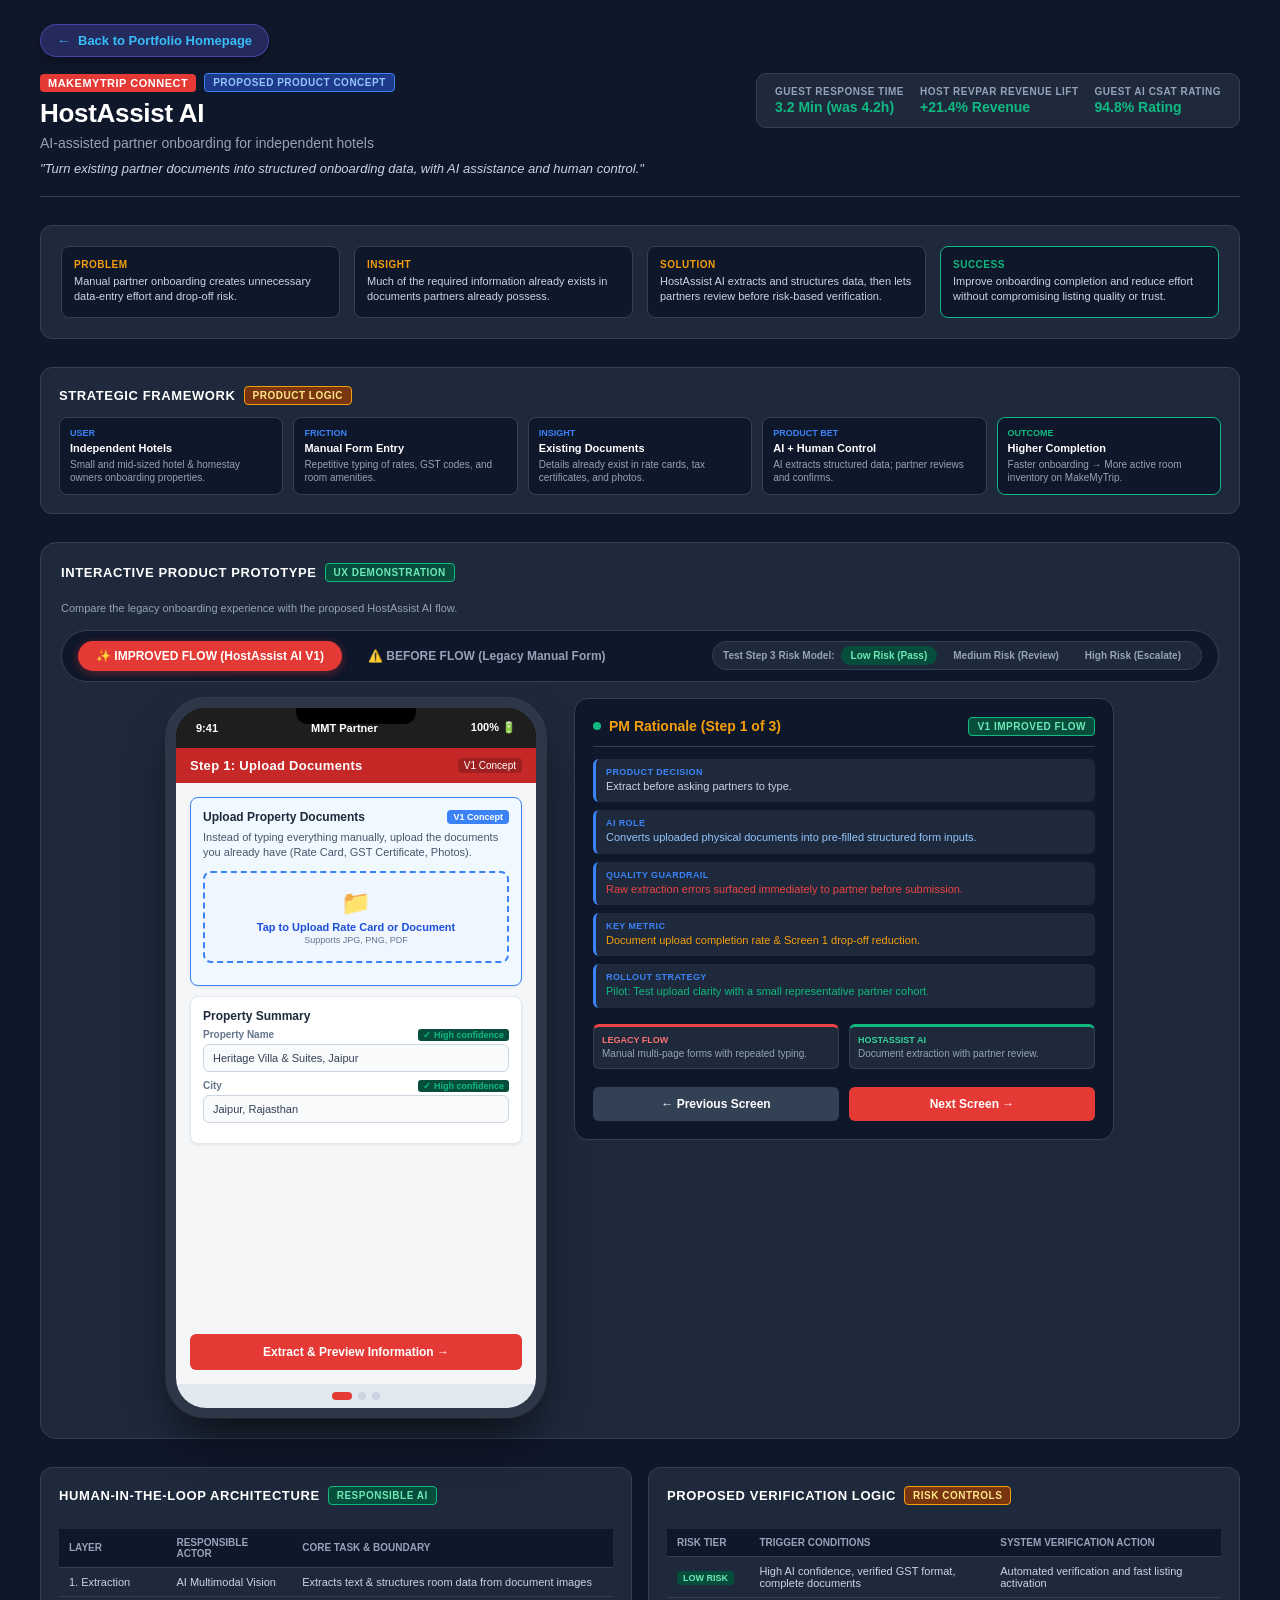
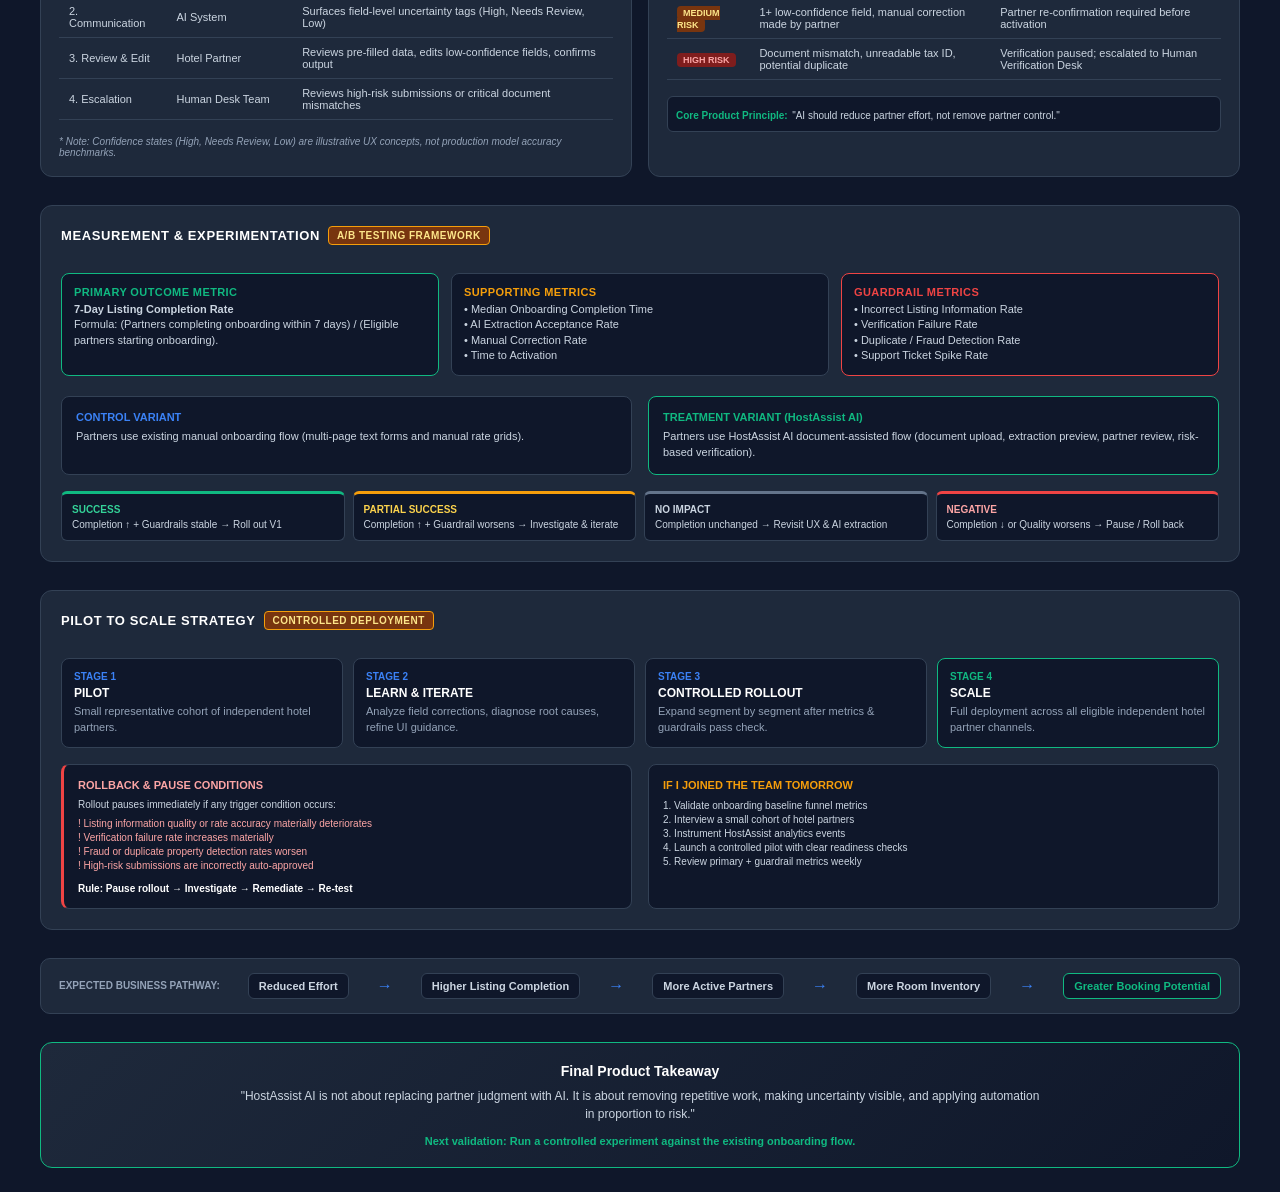
<file: hostassist.html>
<!DOCTYPE html>
<html lang="en">
<head>
  <meta charset="UTF-8">
  <meta name="viewport" content="width=device-width, initial-scale=1.0">
  <title>MakeMyTrip Partner Connect: HostAssist AI | Product Strategy & Design Case Study</title>
  <style>
    :root {
      --primary: #e53935;
      --primary-dark: #c62828;
      --bg-dark: #0f172a;
      --panel-bg: #1e293b;
      --card-bg: #0f172a;
      --text-main: #f8fafc;
      --text-muted: #94a3b8;
      --accent-green: #10b981;
      --accent-amber: #f59e0b;
      --accent-red: #ef4444;
      --accent-blue: #3b82f6;
      --border-color: #334155;
      --phone-width: 380px;
      --phone-height: 720px;
    }

    * {
      box-sizing: border-box;
      margin: 0;
      padding: 0;
      font-family: -apple-system, BlinkMacSystemFont, "Segoe UI", Roboto, Helvetica, Arial, sans-serif;
    }

    body {
      background-color: var(--bg-dark);
      color: var(--text-main);
      min-height: 100vh;
      display: flex;
      flex-direction: column;
      align-items: center;
      padding: 24px 16px;
    }

    .wrapper {
      width: 100%;
      max-width: 1200px;
      display: flex;
      flex-direction: column;
      gap: 28px;
    }

    /* Top Case Study Header */
    header {
      width: 100%;
      display: flex;
      justify-content: space-between;
      align-items: flex-start;
      flex-wrap: wrap;
      gap: 16px;
      border-bottom: 1px solid var(--border-color);
      padding-bottom: 20px;
    }

    .brand-title {
      display: flex;
      flex-direction: column;
      gap: 6px;
    }

    .brand-badge-row {
      display: flex;
      align-items: center;
      gap: 8px;
    }

    .brand-badge {
      background-color: var(--primary);
      color: white;
      font-size: 11px;
      font-weight: 700;
      padding: 3px 8px;
      border-radius: 4px;
      text-transform: uppercase;
      letter-spacing: 0.5px;
    }

    .evidence-tag {
      font-size: 10px;
      font-weight: 700;
      padding: 3px 8px;
      border-radius: 4px;
      text-transform: uppercase;
      letter-spacing: 0.5px;
    }

    .tag-concept { background: #1e3a8a; color: #93c5fd; border: 1px solid #3b82f6; }
    .tag-solution { background: #064e3b; color: #6ee7b7; border: 1px solid #10b981; }
    .tag-target { background: #78350f; color: #fde68a; border: 1px solid #f59e0b; }

    h1 {
      font-size: 26px;
      font-weight: 800;
      color: white;
      letter-spacing: -0.3px;
    }

    .subtitle {
      font-size: 14px;
      color: var(--text-muted);
      font-weight: 500;
    }

    .value-prop {
      font-size: 13px;
      color: #cbd5e1;
      margin-top: 4px;
      font-style: italic;
    }

    .metric-hero {
      display: flex;
      gap: 16px;
      background: var(--panel-bg);
      padding: 12px 18px;
      border-radius: 10px;
      border: 1px solid var(--border-color);
    }

    .metric-pill {
      display: flex;
      flex-direction: column;
      gap: 2px;
    }

    .metric-label {
      font-size: 10px;
      color: var(--text-muted);
      text-transform: uppercase;
      letter-spacing: 0.5px;
      font-weight: 700;
    }

    .metric-val {
      font-size: 14px;
      font-weight: 700;
      color: var(--accent-green);
    }

    /* Executive Summary Card */
    .exec-summary-card {
      background: var(--panel-bg);
      border: 1px solid var(--border-color);
      border-radius: 12px;
      padding: 20px;
      display: grid;
      grid-template-columns: repeat(4, 1fr);
      gap: 14px;
    }

    @media (max-width: 900px) {
      .exec-summary-card { grid-template-columns: 1fr 1fr; }
    }

    @media (max-width: 600px) {
      .exec-summary-card { grid-template-columns: 1fr; }
    }

    .summary-box {
      background: var(--card-bg);
      border: 1px solid var(--border-color);
      border-radius: 8px;
      padding: 12px;
      display: flex;
      flex-direction: column;
      gap: 4px;
    }

    .summary-box-title {
      font-size: 10px;
      font-weight: 700;
      color: var(--accent-amber);
      text-transform: uppercase;
      letter-spacing: 0.5px;
    }

    .summary-box-text {
      font-size: 11px;
      color: #cbd5e1;
      line-height: 1.4;
    }

    /* Compact Strategic Alignment Bar */
    .framework-container {
      background: var(--panel-bg);
      border: 1px solid var(--border-color);
      border-radius: 12px;
      padding: 18px;
    }

    .section-title {
      font-size: 13px;
      font-weight: 700;
      color: white;
      text-transform: uppercase;
      letter-spacing: 0.6px;
      margin-bottom: 12px;
      display: flex;
      align-items: center;
      gap: 8px;
    }

    .framework-flow {
      display: grid;
      grid-template-columns: repeat(5, 1fr);
      gap: 10px;
    }

    @media (max-width: 900px) {
      .framework-flow { grid-template-columns: 1fr; }
    }

    .framework-step {
      background: var(--card-bg);
      border: 1px solid var(--border-color);
      border-radius: 8px;
      padding: 10px;
      display: flex;
      flex-direction: column;
      gap: 4px;
    }

    .framework-step-label {
      font-size: 9px;
      font-weight: 700;
      color: var(--accent-blue);
      text-transform: uppercase;
    }

    .framework-step-title {
      font-size: 11px;
      font-weight: 700;
      color: white;
    }

    .framework-step-desc {
      font-size: 10px;
      color: var(--text-muted);
      line-height: 1.3;
    }

    /* CENTERPIECE: Prototype Section */
    .prototype-section {
      display: flex;
      flex-direction: column;
      gap: 16px;
      background: var(--panel-bg);
      border: 1px solid var(--border-color);
      border-radius: 16px;
      padding: 20px;
    }

    .controls-bar {
      display: flex;
      justify-content: space-between;
      align-items: center;
      flex-wrap: wrap;
      gap: 12px;
      background: var(--card-bg);
      padding: 10px 16px;
      border-radius: 30px;
      border: 1px solid var(--border-color);
    }

    .toggle-btn {
      padding: 8px 18px;
      border-radius: 20px;
      border: none;
      background: transparent;
      color: var(--text-muted);
      font-size: 12px;
      font-weight: 600;
      cursor: pointer;
      transition: all 0.2s ease;
    }

    .toggle-btn.active {
      background: var(--primary);
      color: white;
      box-shadow: 0 2px 8px rgba(229, 57, 53, 0.4);
    }

    .risk-toggle-group {
      display: flex;
      align-items: center;
      gap: 6px;
      background: var(--panel-bg);
      padding: 4px 10px;
      border-radius: 20px;
      border: 1px solid var(--border-color);
    }

    .risk-btn {
      padding: 4px 10px;
      border-radius: 12px;
      border: none;
      background: transparent;
      color: var(--text-muted);
      font-size: 10px;
      font-weight: 700;
      cursor: pointer;
    }

    .risk-btn.active-low { background: #064e3b; color: #6ee7b7; }
    .risk-btn.active-med { background: #78350f; color: #fde68a; }
    .risk-btn.active-high { background: #7f1d1d; color: #fca5a5; }

    .main-container {
      display: flex;
      width: 100%;
      gap: 28px;
      align-items: flex-start;
      justify-content: center;
    }

    @media (max-width: 900px) {
      .main-container {
        flex-direction: column;
        align-items: center;
      }
    }

    /* Phone Device Frame */
    .phone-container {
      position: relative;
      width: var(--phone-width);
      height: var(--phone-height);
      background: #000;
      border-radius: 40px;
      border: 10px solid #2d3748;
      box-shadow: 0 25px 50px -12px rgba(0, 0, 0, 0.7), 0 0 0 1px rgba(255, 255, 255, 0.1);
      overflow: hidden;
      flex-shrink: 0;
      display: flex;
      flex-direction: column;
    }

    .phone-header {
      height: 40px;
      background: #1e1e1e;
      display: flex;
      justify-content: space-between;
      align-items: center;
      padding: 0 20px;
      color: white;
      font-size: 11px;
      font-weight: 600;
      user-select: none;
      z-index: 10;
    }

    .camera-notch {
      width: 120px;
      height: 16px;
      background: #000;
      border-bottom-left-radius: 12px;
      border-bottom-right-radius: 12px;
      position: absolute;
      top: 0;
      left: 50%;
      transform: translateX(-50%);
      z-index: 20;
    }

    .app-header {
      background: #c62828;
      color: white;
      padding: 10px 14px;
      display: flex;
      align-items: center;
      justify-content: space-between;
    }

    .app-title {
      font-size: 13px;
      font-weight: 700;
      letter-spacing: 0.3px;
    }

    .phone-screen {
      flex: 1;
      background: #f4f6f8;
      color: #1a1a1a;
      overflow-y: auto;
      display: flex;
      flex-direction: column;
      position: relative;
    }

    .step-indicator {
      display: flex;
      justify-content: center;
      gap: 6px;
      padding: 8px;
      background: #e2e8f0;
    }

    .dot {
      width: 8px;
      height: 8px;
      border-radius: 50%;
      background: #cbd5e1;
      transition: all 0.2s ease;
    }

    .dot.active {
      background: var(--primary);
      width: 20px;
      border-radius: 4px;
    }

    .screen-content {
      padding: 14px;
      flex: 1;
      display: flex;
      flex-direction: column;
    }

    .card {
      background: white;
      border-radius: 8px;
      padding: 12px;
      margin-bottom: 10px;
      box-shadow: 0 1px 3px rgba(0,0,0,0.08);
      border: 1px solid #e2e8f0;
    }

    .card-title {
      font-size: 12px;
      font-weight: 700;
      color: #1e293b;
      margin-bottom: 6px;
      display: flex;
      justify-content: space-between;
      align-items: center;
    }

    .input-group {
      margin-bottom: 8px;
    }

    .input-label-row {
      display: flex;
      justify-content: space-between;
      align-items: center;
      margin-bottom: 3px;
    }

    .input-label {
      font-size: 10px;
      font-weight: 600;
      color: #64748b;
    }

    .input-field {
      width: 100%;
      padding: 7px 9px;
      border: 1px solid #cbd5e1;
      border-radius: 6px;
      font-size: 11px;
      background: #f8fafc;
      color: #334155;
    }

    .input-field.warn-border {
      border-color: #f59e0b;
      background: #fffbeb;
    }

    .btn-action {
      width: 100%;
      padding: 11px;
      background: #e53935;
      color: white;
      border: none;
      border-radius: 6px;
      font-size: 12px;
      font-weight: 700;
      cursor: pointer;
      margin-top: auto;
      text-align: center;
      transition: background 0.2s;
    }

    .btn-action:hover {
      background: #c62828;
    }

    .btn-secondary {
      background: #e2e8f0;
      color: #334155;
      margin-top: 6px;
    }

    .scan-dropzone {
      border: 2px dashed #3b82f6;
      background: #eff6ff;
      border-radius: 8px;
      padding: 16px;
      text-align: center;
      cursor: pointer;
      margin-bottom: 10px;
    }

    .scan-icon {
      font-size: 24px;
      margin-bottom: 4px;
    }

    .alert-box {
      padding: 8px 10px;
      border-radius: 6px;
      font-size: 11px;
      margin-bottom: 10px;
    }

    .alert-danger {
      background: #fef2f2;
      border: 1px solid #fca5a5;
      color: #991b1b;
    }

    .alert-warning {
      background: #fffbeb;
      border: 1px solid #fde68a;
      color: #92400e;
    }

    .alert-success {
      background: #ecfdf5;
      border: 1px solid #6ee7b7;
      color: #065f46;
    }

    /* Streamlined Side Panel for PM Annotations */
    .pm-annotation-panel {
      flex: 1;
      max-width: 540px;
      background: var(--card-bg);
      border: 1px solid var(--border-color);
      border-radius: 14px;
      padding: 18px;
      display: flex;
      flex-direction: column;
      gap: 12px;
    }

    .annotation-header {
      display: flex;
      align-items: center;
      justify-content: space-between;
      border-bottom: 1px solid var(--border-color);
      padding-bottom: 10px;
    }

    .annotation-title {
      font-size: 14px;
      font-weight: 700;
      color: var(--accent-amber);
      display: flex;
      align-items: center;
      gap: 8px;
    }

    .reasoning-block {
      display: flex;
      flex-direction: column;
      gap: 8px;
    }

    .reasoning-row {
      display: flex;
      flex-direction: column;
      gap: 2px;
      background: var(--panel-bg);
      padding: 8px 10px;
      border-radius: 6px;
      border-left: 3px solid var(--accent-blue);
    }

    .reasoning-label {
      font-size: 9px;
      font-weight: 700;
      color: var(--accent-blue);
      text-transform: uppercase;
      letter-spacing: 0.4px;
    }

    .reasoning-val {
      font-size: 11px;
      color: #cbd5e1;
      line-height: 1.4;
    }

    .comparison-grid {
      display: grid;
      grid-template-columns: 1fr 1fr;
      gap: 10px;
      margin-top: 4px;
    }

    .comp-box {
      background: var(--panel-bg);
      padding: 8px;
      border-radius: 6px;
      border: 1px solid var(--border-color);
    }

    .comp-box.before { border-top: 3px solid #ef4444; }
    .comp-box.after { border-top: 3px solid #10b981; }

    .comp-label {
      font-size: 9px;
      font-weight: 700;
      margin-bottom: 2px;
    }

    .comp-box.before .comp-label { color: #f87171; }
    .comp-box.after .comp-label { color: #34d399; }

    .comp-text {
      font-size: 10px;
      color: var(--text-muted);
      line-height: 1.3;
    }

    .nav-buttons {
      display: flex;
      justify-content: space-between;
      gap: 10px;
      margin-top: 6px;
    }

    .nav-btn {
      flex: 1;
      padding: 10px;
      background: #334155;
      color: white;
      border: none;
      border-radius: 6px;
      font-size: 12px;
      font-weight: 600;
      cursor: pointer;
      text-align: center;
    }

    .nav-btn:hover {
      background: #475569;
    }

    .pulse-dot {
      width: 8px;
      height: 8px;
      background-color: var(--accent-green);
      border-radius: 50%;
      display: inline-block;
      box-shadow: 0 0 0 0 rgba(16, 185, 129, 0.7);
      animation: pulse 1.6s infinite;
    }

    @keyframes pulse {
      0% { transform: scale(0.95); box-shadow: 0 0 0 0 rgba(16, 185, 129, 0.7); }
      70% { transform: scale(1); box-shadow: 0 0 0 6px rgba(16, 185, 129, 0); }
      100% { transform: scale(0.95); box-shadow: 0 0 0 0 rgba(16, 185, 129, 0); }
    }

    /* Human-in-the-Loop & Risk Architecture Grid */
    .hitl-grid {
      display: grid;
      grid-template-columns: 1fr 1fr;
      gap: 16px;
    }

    @media (max-width: 850px) {
      .hitl-grid { grid-template-columns: 1fr; }
    }

    .hitl-box {
      background: var(--panel-bg);
      border: 1px solid var(--border-color);
      border-radius: 12px;
      padding: 18px;
      display: flex;
      flex-direction: column;
      gap: 12px;
    }

    .hitl-table {
      width: 100%;
      border-collapse: collapse;
      font-size: 11px;
      color: #cbd5e1;
    }

    .hitl-table th, .hitl-table td {
      padding: 8px 10px;
      text-align: left;
      border-bottom: 1px solid var(--border-color);
    }

    .hitl-table th {
      background: var(--card-bg);
      color: var(--text-muted);
      font-size: 10px;
      text-transform: uppercase;
    }

    .risk-table {
      width: 100%;
      border-collapse: collapse;
      font-size: 11px;
      color: #cbd5e1;
    }

    .risk-table th, .risk-table td {
      padding: 8px 10px;
      text-align: left;
      border-bottom: 1px solid var(--border-color);
    }

    .risk-table th {
      background: var(--card-bg);
      color: var(--text-muted);
      font-size: 10px;
      text-transform: uppercase;
    }

    .badge-low-risk { background: #064e3b; color: #6ee7b7; padding: 2px 6px; border-radius: 4px; font-size: 9px; font-weight: 700; }
    .badge-med-risk { background: #78350f; color: #fde68a; padding: 2px 6px; border-radius: 4px; font-size: 9px; font-weight: 700; }
    .badge-high-risk { background: #7f1d1d; color: #fca5a5; padding: 2px 6px; border-radius: 4px; font-size: 9px; font-weight: 700; }

    .conf-high { color: var(--accent-green); background: #064e3b; padding: 1px 5px; border-radius: 3px; font-size: 9px; font-weight: 700; }
    .conf-med { color: var(--accent-amber); background: #78350f; padding: 1px 5px; border-radius: 3px; font-size: 9px; font-weight: 700; }
    .conf-low { color: #fca5a5; background: #7f1d1d; padding: 1px 5px; border-radius: 3px; font-size: 9px; font-weight: 700; }

    /* Section: Metrics & Measurement Framework */
    .metrics-section {
      background: var(--panel-bg);
      border: 1px solid var(--border-color);
      border-radius: 12px;
      padding: 20px;
      display: flex;
      flex-direction: column;
      gap: 16px;
    }

    .metrics-grid {
      display: grid;
      grid-template-columns: repeat(3, 1fr);
      gap: 12px;
    }

    @media (max-width: 850px) {
      .metrics-grid { grid-template-columns: 1fr; }
    }

    .metric-card {
      background: var(--card-bg);
      border: 1px solid var(--border-color);
      border-radius: 8px;
      padding: 12px;
      display: flex;
      flex-direction: column;
      gap: 4px;
    }

    .metric-card-name {
      font-size: 11px;
      font-weight: 700;
      color: var(--accent-amber);
      text-transform: uppercase;
      letter-spacing: 0.4px;
    }

    .metric-card-def {
      font-size: 11px;
      color: #cbd5e1;
      line-height: 1.4;
    }

    .guardrail-metric-box {
      display: grid;
      grid-template-columns: 1fr 1fr;
      gap: 16px;
    }

    @media (max-width: 800px) {
      .guardrail-metric-box { grid-template-columns: 1fr; }
    }

    .guardrail-column {
      background: var(--card-bg);
      border: 1px solid var(--border-color);
      border-radius: 8px;
      padding: 14px;
      display: flex;
      flex-direction: column;
      gap: 8px;
    }

    .guardrail-column-title {
      font-size: 11px;
      font-weight: 700;
      text-transform: uppercase;
      letter-spacing: 0.5px;
    }

    /* Section: Pilot to Scale Progression */
    .rollout-container {
      background: var(--panel-bg);
      border: 1px solid var(--border-color);
      border-radius: 12px;
      padding: 20px;
      display: flex;
      flex-direction: column;
      gap: 16px;
    }

    .rollout-stepper-grid {
      display: grid;
      grid-template-columns: repeat(4, 1fr);
      gap: 10px;
    }

    @media (max-width: 850px) {
      .rollout-stepper-grid { grid-template-columns: 1fr 1fr; }
    }

    .rollout-stage-card {
      background: var(--card-bg);
      border: 1px solid var(--border-color);
      border-radius: 8px;
      padding: 12px;
      display: flex;
      flex-direction: column;
      gap: 4px;
    }

    .rollout-stage-name {
      font-size: 10px;
      font-weight: 700;
      color: var(--accent-blue);
      text-transform: uppercase;
    }

    .rollout-stage-title {
      font-size: 12px;
      font-weight: 700;
      color: white;
    }

    .rollout-stage-desc {
      font-size: 11px;
      color: var(--text-muted);
      line-height: 1.4;
    }

    .op-grid {
      display: grid;
      grid-template-columns: 1fr 1fr;
      gap: 16px;
    }

    @media (max-width: 800px) {
      .op-grid { grid-template-columns: 1fr; }
    }

    .op-box {
      background: var(--card-bg);
      border: 1px solid var(--border-color);
      border-radius: 8px;
      padding: 14px;
      display: flex;
      flex-direction: column;
      gap: 8px;
    }

    /* Section: Experiment Design & A/B Framework */
    .experiment-container {
      background: var(--panel-bg);
      border: 1px solid var(--border-color);
      border-radius: 12px;
      padding: 20px;
      display: flex;
      flex-direction: column;
      gap: 16px;
    }

    .ab-grid {
      display: grid;
      grid-template-columns: 1fr 1fr;
      gap: 16px;
    }

    @media (max-width: 800px) {
      .ab-grid { grid-template-columns: 1fr; }
    }

    .ab-card {
      background: var(--card-bg);
      border: 1px solid var(--border-color);
      border-radius: 8px;
      padding: 14px;
      display: flex;
      flex-direction: column;
      gap: 6px;
    }

    .decision-framework-grid {
      display: grid;
      grid-template-columns: repeat(4, 1fr);
      gap: 8px;
    }

    @media (max-width: 800px) {
      .decision-framework-grid { grid-template-columns: 1fr 1fr; }
    }

    .decision-card {
      background: var(--card-bg);
      border: 1px solid var(--border-color);
      border-radius: 6px;
      padding: 10px;
      display: flex;
      flex-direction: column;
      gap: 4px;
    }

    /* Business Logic Chain Bar */
    .business-chain-bar {
      background: var(--panel-bg);
      border: 1px solid var(--border-color);
      border-radius: 10px;
      padding: 14px 18px;
      display: flex;
      align-items: center;
      justify-content: space-between;
      flex-wrap: wrap;
      gap: 8px;
    }

    .chain-node {
      font-size: 11px;
      font-weight: 600;
      color: #cbd5e1;
      background: var(--card-bg);
      padding: 6px 10px;
      border-radius: 6px;
      border: 1px solid var(--border-color);
    }

    .chain-arrow {
      color: var(--accent-blue);
      font-weight: bold;
    }

    /* Final Closing Card */
    .closing-card {
      background: linear-gradient(135deg, #1e293b 0%, #0f172a 100%);
      border: 1px solid var(--accent-green);
      border-radius: 12px;
      padding: 20px;
      display: flex;
      flex-direction: column;
      gap: 8px;
      text-align: center;
    }
  </style>
</head>
<body>

  <div style="width: 100%; max-width: 1200px; margin-bottom: 16px;">
    <a href="index.html#case-studies" style="display: inline-flex; align-items: center; gap: 8px; background: rgba(99, 102, 241, 0.25); border: 1px solid rgba(99, 102, 241, 0.5); color: #38bdf8; padding: 8px 16px; border-radius: 9999px; font-size: 13px; font-weight: 700; text-decoration: none; box-shadow: 0 4px 12px rgba(0,0,0,0.3); transition: all 0.2s ease;">
        ← <strong>Back to Portfolio Homepage</strong>
    </a>
</div>
    <div class="wrapper">
    <!-- HERO SECTION -->
    <header>
      <div class="brand-title">
        <div class="brand-badge-row">
          <span class="brand-badge">MakeMyTrip Connect</span>
          <span class="evidence-tag tag-concept">Proposed Product Concept</span>
        </div>
        <h1>HostAssist AI</h1>
        <p class="subtitle">AI-assisted partner onboarding for independent hotels</p>
        <p class="value-prop">"Turn existing partner documents into structured onboarding data, with AI assistance and human control."</p>
      </div>

      <div class="metric-hero">
        <div class="metric-pill">
          <span class="metric-label">Guest Response Time</span>
          <span class="metric-val">3.2 Min (was 4.2h)</span>
        </div>
        <div class="metric-pill">
          <span class="metric-label">Host RevPAR Revenue Lift</span>
          <span class="metric-val">+21.4% Revenue</span>
        </div>
        <div class="metric-pill">
          <span class="metric-label">Guest AI CSAT Rating</span>
          <span class="metric-val">94.8% Rating</span>
        </div>
      </div>
    </header>

    <!-- EXECUTIVE SUMMARY CARD (20-30 Second Overview for Hiring Managers) -->
    <section class="exec-summary-card">
      <div class="summary-box">
        <span class="summary-box-title">PROBLEM</span>
        <p class="summary-box-text">Manual partner onboarding creates unnecessary data-entry effort and drop-off risk.</p>
      </div>
      <div class="summary-box">
        <span class="summary-box-title">INSIGHT</span>
        <p class="summary-box-text">Much of the required information already exists in documents partners already possess.</p>
      </div>
      <div class="summary-box">
        <span class="summary-box-title">SOLUTION</span>
        <p class="summary-box-text">HostAssist AI extracts and structures data, then lets partners review before risk-based verification.</p>
      </div>
      <div class="summary-box" style="border-color: var(--accent-green);">
        <span class="summary-box-title" style="color: var(--accent-green);">SUCCESS</span>
        <p class="summary-box-text">Improve onboarding completion and reduce effort without compromising listing quality or trust.</p>
      </div>
    </section>

    <!-- COMPACT STRATEGIC FRAMEWORK -->
    <section class="framework-container">
      <div class="section-title">
        <span>Strategic Framework</span>
        <span class="evidence-tag tag-target">Product Logic</span>
      </div>

      <div class="framework-flow">
        <div class="framework-step">
          <span class="framework-step-label">USER</span>
          <span class="framework-step-title">Independent Hotels</span>
          <p class="framework-step-desc">Small and mid-sized hotel & homestay owners onboarding properties.</p>
        </div>

        <div class="framework-step">
          <span class="framework-step-label">FRICTION</span>
          <span class="framework-step-title">Manual Form Entry</span>
          <p class="framework-step-desc">Repetitive typing of rates, GST codes, and room amenities.</p>
        </div>

        <div class="framework-step">
          <span class="framework-step-label">INSIGHT</span>
          <span class="framework-step-title">Existing Documents</span>
          <p class="framework-step-desc">Details already exist in rate cards, tax certificates, and photos.</p>
        </div>

        <div class="framework-step">
          <span class="framework-step-label">PRODUCT BET</span>
          <span class="framework-step-title">AI + Human Control</span>
          <p class="framework-step-desc">AI extracts structured data; partner reviews and confirms.</p>
        </div>

        <div class="framework-step" style="border-color: var(--accent-green);">
          <span class="framework-step-label" style="color: var(--accent-green);">OUTCOME</span>
          <span class="framework-step-title">Higher Completion</span>
          <p class="framework-step-desc">Faster onboarding → More active room inventory on MakeMyTrip.</p>
        </div>
      </div>
    </section>

    <!-- CENTERPIECE: INTERACTIVE PRODUCT PROTOTYPE -->
    <div class="prototype-section">
      <div class="section-title">
        <span>Interactive Product Prototype</span>
        <span class="evidence-tag tag-solution">UX Demonstration</span>
      </div>
      <p style="font-size: 11px; color: var(--text-muted); margin-top: -8px;">
        Compare the legacy onboarding experience with the proposed HostAssist AI flow.
      </p>

      <div class="controls-bar">
        <div style="display: flex; gap: 8px;">
          <button class="toggle-btn active" id="btn-flow-improved" onclick="switchFlow('improved')">
            ✨ IMPROVED FLOW (HostAssist AI V1)
          </button>
          <button class="toggle-btn" id="btn-flow-before" onclick="switchFlow('before')">
            ⚠️ BEFORE FLOW (Legacy Manual Form)
          </button>
        </div>

        <div class="risk-toggle-group" id="risk-tester-group">
          <span style="font-size: 10px; font-weight: 700; color: var(--text-muted);">Test Step 3 Risk Model:</span>
          <button class="risk-btn active-low" id="risk-btn-low" onclick="setRiskState('low')">Low Risk (Pass)</button>
          <button class="risk-btn" id="risk-btn-med" onclick="setRiskState('med')">Medium Risk (Review)</button>
          <button class="risk-btn" id="risk-btn-high" onclick="setRiskState('high')">High Risk (Escalate)</button>
        </div>
      </div>

      <div class="main-container">
        <div class="phone-container">
          <div class="camera-notch"></div>
          <div class="phone-header">
            <span>9:41</span>
            <span>MMT Partner</span>
            <span>100% 🔋</span>
          </div>
          <div class="app-header">
            <span class="app-title" id="app-screen-title">MMT Connect | Host Onboarding</span>
            <span style="font-size: 10px; background: rgba(0,0,0,0.2); padding: 2px 6px; border-radius: 4px;">V1 Concept</span>
          </div>

          <div class="phone-screen" id="phone-screen-body">
            <!-- Content injected dynamically by JS -->
          </div>

          <div class="step-indicator" id="step-dots">
            <div class="dot active"></div>
            <div class="dot"></div>
            <div class="dot"></div>
          </div>
        </div>

        <div class="pm-annotation-panel">
          <div class="annotation-header">
            <div class="annotation-title">
              <span class="pulse-dot"></span>
              <span id="annotation-step-heading">PM Rationale (Step 1 of 3)</span>
            </div>
            <span class="evidence-tag tag-solution" id="flow-status-tag">V1 Improved Flow</span>
          </div>

          <div class="reasoning-block">
            <div class="reasoning-row">
              <span class="reasoning-label">PRODUCT DECISION</span>
              <span class="reasoning-val" id="pm-decision-text">Loading decision rationale...</span>
            </div>

            <div class="reasoning-row">
              <span class="reasoning-label">AI ROLE</span>
              <span class="reasoning-val" id="pm-ai-role-text" style="color: #93c5fd;">Loading AI role...</span>
            </div>

            <div class="reasoning-row">
              <span class="reasoning-label">QUALITY GUARDRAIL</span>
              <span class="reasoning-val" id="pm-guardrail-text" style="color: var(--accent-red);">Loading guardrail logic...</span>
            </div>

            <div class="reasoning-row">
              <span class="reasoning-label">KEY METRIC</span>
              <span class="reasoning-val" id="pm-metric-text" style="color: var(--accent-amber);">Loading metric...</span>
            </div>

            <div class="reasoning-row">
              <span class="reasoning-label">ROLLOUT STRATEGY</span>
              <span class="reasoning-val" id="pm-rollout-text" style="color: var(--accent-green);">Loading rollout plan...</span>
            </div>
          </div>

          <div class="comparison-grid">
            <div class="comp-box before">
              <div class="comp-label">LEGACY FLOW</div>
              <div class="comp-text" id="comp-before-text">
                Manual multi-page forms with repeated typing.
              </div>
            </div>
            <div class="comp-box after">
              <div class="comp-label">HOSTASSIST AI</div>
              <div class="comp-text" id="comp-after-text">
                Document extraction with partner review.
              </div>
            </div>
          </div>

          <div class="nav-buttons">
            <button class="nav-btn" onclick="prevStep()">← Previous Screen</button>
            <button class="nav-btn" style="background: var(--primary);" onclick="nextStep()">Next Screen →</button>
          </div>
        </div>
      </div>
    </div>

    <!-- AI PRODUCT DESIGN & RISK MODEL -->
    <div class="hitl-grid">
      <section class="hitl-box">
        <div class="section-title">
          <span>Human-in-the-Loop Architecture</span>
          <span class="evidence-tag tag-solution">Responsible AI</span>
        </div>
        <table class="hitl-table">
          <thead>
            <tr>
              <th>Layer</th>
              <th>Responsible Actor</th>
              <th>Core Task & Boundary</th>
            </tr>
          </thead>
          <tbody>
            <tr>
              <td>1. Extraction</td>
              <td>AI Multimodal Vision</td>
              <td>Extracts text & structures room data from document images</td>
            </tr>
            <tr>
              <td>2. Communication</td>
              <td>AI System</td>
              <td>Surfaces field-level uncertainty tags (High, Needs Review, Low)</td>
            </tr>
            <tr>
              <td>3. Review & Edit</td>
              <td>Hotel Partner</td>
              <td>Reviews pre-filled data, edits low-confidence fields, confirms output</td>
            </tr>
            <tr>
              <td>4. Escalation</td>
              <td>Human Desk Team</td>
              <td>Reviews high-risk submissions or critical document mismatches</td>
            </tr>
          </tbody>
        </table>
        <p style="font-size: 10px; color: var(--text-muted); margin-top: 4px; font-style: italic;">
          * Note: Confidence states (High, Needs Review, Low) are illustrative UX concepts, not production model accuracy benchmarks.
        </p>
      </section>

      <section class="hitl-box">
        <div class="section-title">
          <span>Proposed Verification Logic</span>
          <span class="evidence-tag tag-target">Risk Controls</span>
        </div>
        <table class="risk-table">
          <thead>
            <tr>
              <th>Risk Tier</th>
              <th>Trigger Conditions</th>
              <th>System Verification Action</th>
            </tr>
          </thead>
          <tbody>
            <tr>
              <td><span class="badge-low-risk">LOW RISK</span></td>
              <td>High AI confidence, verified GST format, complete documents</td>
              <td>Automated verification and fast listing activation</td>
            </tr>
            <tr>
              <td><span class="badge-med-risk">MEDIUM RISK</span></td>
              <td>1+ low-confidence field, manual correction made by partner</td>
              <td>Partner re-confirmation required before activation</td>
            </tr>
            <tr>
              <td><span class="badge-high-risk">HIGH RISK</span></td>
              <td>Document mismatch, unreadable tax ID, potential duplicate</td>
              <td>Verification paused; escalated to Human Verification Desk</td>
            </tr>
          </tbody>
        </table>
        <div style="background: var(--card-bg); padding: 8px; border-radius: 6px; border: 1px solid var(--border-color); margin-top: 4px;">
          <span style="font-size: 10px; font-weight: 700; color: var(--accent-green);">Core Product Principle:</span>
          <span style="font-size: 10px; color: #cbd5e1;"> "AI should reduce partner effort, not remove partner control."</span>
        </div>
      </section>
    </div>

    <!-- MEASUREMENT & EXPERIMENT FRAMEWORK -->
    <section class="metrics-section">
      <div class="section-title">
        <span>Measurement & Experimentation</span>
        <span class="evidence-tag tag-target">A/B Testing Framework</span>
      </div>

      <div class="metrics-grid">
        <div class="metric-card" style="border-color: var(--accent-green);">
          <div class="metric-card-name" style="color: var(--accent-green);">Primary Outcome Metric</div>
          <p class="metric-card-def">
            <strong>7-Day Listing Completion Rate</strong><br>
            Formula: (Partners completing onboarding within 7 days) / (Eligible partners starting onboarding).
          </p>
        </div>

        <div class="metric-card">
          <div class="metric-card-name">Supporting Metrics</div>
          <p class="metric-card-def">
            • Median Onboarding Completion Time<br>
            • AI Extraction Acceptance Rate<br>
            • Manual Correction Rate<br>
            • Time to Activation
          </p>
        </div>

        <div class="metric-card" style="border-color: var(--accent-red);">
          <div class="metric-card-name" style="color: var(--accent-red);">Guardrail Metrics</div>
          <p class="metric-card-def">
            • Incorrect Listing Information Rate<br>
            • Verification Failure Rate<br>
            • Duplicate / Fraud Detection Rate<br>
            • Support Ticket Spike Rate
          </p>
        </div>
      </div>

      <div class="ab-grid" style="margin-top: 4px;">
        <div class="ab-card">
          <div style="font-size: 11px; font-weight: 700; color: var(--accent-blue);">CONTROL VARIANT</div>
          <p style="font-size: 11px; color: #cbd5e1; line-height: 1.4;">
            Partners use existing manual onboarding flow (multi-page text forms and manual rate grids).
          </p>
        </div>
        <div class="ab-card" style="border-color: var(--accent-green);">
          <div style="font-size: 11px; font-weight: 700; color: var(--accent-green);">TREATMENT VARIANT (HostAssist AI)</div>
          <p style="font-size: 11px; color: #cbd5e1; line-height: 1.4;">
            Partners use HostAssist AI document-assisted flow (document upload, extraction preview, partner review, risk-based verification).
          </p>
        </div>
      </div>

      <div class="decision-framework-grid">
        <div class="decision-card" style="border-top: 3px solid #10b981;">
          <span style="font-size: 10px; font-weight: 700; color: #34d399;">SUCCESS</span>
          <span style="font-size: 10px; color: #cbd5e1;">Completion ↑ + Guardrails stable → Roll out V1</span>
        </div>
        <div class="decision-card" style="border-top: 3px solid #f59e0b;">
          <span style="font-size: 10px; font-weight: 700; color: #fcd34d;">PARTIAL SUCCESS</span>
          <span style="font-size: 10px; color: #cbd5e1;">Completion ↑ + Guardrail worsens → Investigate & iterate</span>
        </div>
        <div class="decision-card" style="border-top: 3px solid #64748b;">
          <span style="font-size: 10px; font-weight: 700; color: #cbd5e1;">NO IMPACT</span>
          <span style="font-size: 10px; color: #cbd5e1;">Completion unchanged → Revisit UX & AI extraction</span>
        </div>
        <div class="decision-card" style="border-top: 3px solid #ef4444;">
          <span style="font-size: 10px; font-weight: 700; color: #fca5a5;">NEGATIVE</span>
          <span style="font-size: 10px; color: #cbd5e1;">Completion ↓ or Quality worsens → Pause / Roll back</span>
        </div>
      </div>
    </section>

    <!-- PILOT, ROLLOUT & SCALE STRATEGY -->
    <section class="rollout-container">
      <div class="section-title">
        <span>Pilot to Scale Strategy</span>
        <span class="evidence-tag tag-target">Controlled Deployment</span>
      </div>

      <div class="rollout-stepper-grid">
        <div class="rollout-stage-card">
          <span class="rollout-stage-name">STAGE 1</span>
          <span class="rollout-stage-title">PILOT</span>
          <p class="rollout-stage-desc">Small representative cohort of independent hotel partners.</p>
        </div>

        <div class="rollout-stage-card">
          <span class="rollout-stage-name">STAGE 2</span>
          <span class="rollout-stage-title">LEARN & ITERATE</span>
          <p class="rollout-stage-desc">Analyze field corrections, diagnose root causes, refine UI guidance.</p>
        </div>

        <div class="rollout-stage-card">
          <span class="rollout-stage-name">STAGE 3</span>
          <span class="rollout-stage-title">CONTROLLED ROLLOUT</span>
          <p class="rollout-stage-desc">Expand segment by segment after metrics & guardrails pass check.</p>
        </div>

        <div class="rollout-stage-card" style="border-color: var(--accent-green);">
          <span class="rollout-stage-name" style="color: var(--accent-green);">STAGE 4</span>
          <span class="rollout-stage-title">SCALE</span>
          <p class="rollout-stage-desc">Full deployment across all eligible independent hotel partner channels.</p>
        </div>
      </div>

      <div class="op-grid">
        <div class="op-box" style="border-left: 3px solid #ef4444;">
          <div style="font-size: 11px; font-weight: 700; color: #fca5a5; text-transform: uppercase;">Rollback & Pause Conditions</div>
          <p style="font-size: 10px; color: #cbd5e1;">Rollout pauses immediately if any trigger condition occurs:</p>
          <ul style="font-size: 10px; color: #fca5a5; list-style: none; display: flex; flex-direction: column; gap: 3px;">
            <li>! Listing information quality or rate accuracy materially deteriorates</li>
            <li>! Verification failure rate increases materially</li>
            <li>! Fraud or duplicate property detection rates worsen</li>
            <li>! High-risk submissions are incorrectly auto-approved</li>
          </ul>
          <span style="font-size: 10px; font-weight: 700; color: white; margin-top: 4px;">Rule: Pause rollout → Investigate → Remediate → Re-test</span>
        </div>

        <div class="op-box">
          <div style="font-size: 11px; font-weight: 700; color: var(--accent-amber); text-transform: uppercase;">If I joined the team tomorrow</div>
          <p style="font-size: 10px; color: #cbd5e1; line-height: 1.4;">
            1. Validate onboarding baseline funnel metrics<br>
            2. Interview a small cohort of hotel partners<br>
            3. Instrument HostAssist analytics events<br>
            4. Launch a controlled pilot with clear readiness checks<br>
            5. Review primary + guardrail metrics weekly
          </p>
        </div>
      </div>
    </section>

    <!-- EXPECTED BUSINESS PATHWAY -->
    <section class="business-chain-bar">
      <span style="font-size: 10px; font-weight: 700; color: var(--text-muted); text-transform: uppercase;">Expected Business Pathway:</span>
      <span class="chain-node">Reduced Effort</span>
      <span class="chain-arrow">→</span>
      <span class="chain-node">Higher Listing Completion</span>
      <span class="chain-arrow">→</span>
      <span class="chain-node">More Active Partners</span>
      <span class="chain-arrow">→</span>
      <span class="chain-node">More Room Inventory</span>
      <span class="chain-arrow">→</span>
      <span class="chain-node" style="border-color: var(--accent-green); color: var(--accent-green);">Greater Booking Potential</span>
    </section>

    <!-- FINAL PM STRATEGIC TAKEAWAY -->
    <section class="closing-card">
      <h3 style="font-size: 14px; font-weight: 700; color: white;">Final Product Takeaway</h3>
      <p style="font-size: 12px; color: #cbd5e1; line-height: 1.5; max-width: 800px; margin: 0 auto;">
        "HostAssist AI is not about replacing partner judgment with AI. It is about removing repetitive work, making uncertainty visible, and applying automation in proportion to risk."
      </p>
      <div style="font-size: 11px; font-weight: 700; color: var(--accent-green); margin-top: 4px;">
        Next validation: Run a controlled experiment against the existing onboarding flow.
      </div>
    </section>
  </div>

  <script>
    // State management
    let currentFlow = 'improved';
    let currentStep = 0;
    let selectedRiskState = 'low';
    let isEditingStep2 = false;
    let weekendPriceValue = '2800';
    let weekendPriceConfirmed = false;
    let amenitiesAdded = false;
    let inlineFeedbackMsg = '';

    function setRiskState(risk) {
      selectedRiskState = risk;
      document.getElementById('risk-btn-low').className = `risk-btn ${risk==='low' ? 'active-low' : ''}`;
      document.getElementById('risk-btn-med').className = `risk-btn ${risk==='med' ? 'active-med' : ''}`;
      document.getElementById('risk-btn-high').className = `risk-btn ${risk==='high' ? 'active-high' : ''}`;
      if (currentStep === 2) renderScreen();
    }

    function toggleEditStep2() {
      isEditingStep2 = !isEditingStep2;
      renderScreen();
    }

    function saveStep2Edits() {
      const inputVal = document.getElementById('edit-weekend-price-input');
      if (inputVal) {
        weekendPriceValue = inputVal.value.replace(/[^0-9]/g, '') || '2800';
      }
      weekendPriceConfirmed = true;
      isEditingStep2 = false;
      renderScreen();
    }

    function addAmenitiesManually() {
      amenitiesAdded = true;
      renderScreen();
    }

    function triggerReupload() {
      inlineFeedbackMsg = 'Re-upload requested; awaiting clearer document.';
      renderScreen();
    }

    function renderScreen() {
      let stepData;

      if (currentFlow === 'improved') {
        if (currentStep === 0) {
          stepData = {
            title: "Step 1: Upload Documents",
            dots: [true, false, false],
            screenHtml: `
              <div class="screen-content">
                <div class="card" style="border-color: #3b82f6; background: #f0f9ff;">
                  <div class="card-title">
                    <span>Upload Property Documents</span>
                    <span class="badge-low-risk" style="background: #3b82f6; color: white;">V1 Concept</span>
                  </div>
                  <p style="font-size: 11px; color: #475569; margin-bottom: 10px; line-height: 1.4;">
                    Instead of typing everything manually, upload the documents you already have (Rate Card, GST Certificate, Photos).
                  </p>
                  <div class="scan-dropzone" onclick="nextStep()">
                    <div class="scan-icon">📁</div>
                    <div style="font-size: 11px; font-weight: 700; color: #1d4ed8;">Tap to Upload Rate Card or Document</div>
                    <div style="font-size: 9px; color: #64748b; margin-top: 2px;">Supports JPG, PNG, PDF</div>
                  </div>
                </div>

                <div class="card">
                  <div class="card-title">Property Summary</div>
                  <div class="input-group">
                    <div class="input-label-row">
                      <span class="input-label">Property Name</span>
                      <span class="conf-high">✓ High confidence</span>
                    </div>
                    <input type="text" class="input-field" value="Heritage Villa & Suites, Jaipur" readonly>
                  </div>
                  <div class="input-group">
                    <div class="input-label-row">
                      <span class="input-label">City</span>
                      <span class="conf-high">✓ High confidence</span>
                    </div>
                    <input type="text" class="input-field" value="Jaipur, Rajasthan" readonly>
                  </div>
                </div>
                <button class="btn-action" onclick="nextStep()">Extract & Preview Information →</button>
              </div>
            `,
            decisionText: "Extract before asking partners to type.",
            aiRoleText: "Converts uploaded physical documents into pre-filled structured form inputs.",
            guardrailText: "Raw extraction errors surfaced immediately to partner before submission.",
            metricText: "Document upload completion rate & Screen 1 drop-off reduction.",
            rolloutText: "Pilot: Test upload clarity with a small representative partner cohort."
          };
        } else if (currentStep === 1) {
          if (!isEditingStep2) {
            stepData = {
              title: "Step 2: Review Extracted Info",
              dots: [false, true, false],
              screenHtml: `
                <div class="screen-content">
                  <div class="alert-box alert-success" style="font-size: 10px;">
                    <strong>✓ Document Extraction Complete</strong><br>
                    Field-level confidence tags calculated for extracted rate card data.
                  </div>

                  <div class="card">
                    <div class="card-title">
                      <span>Review Extracted Inventory</span>
                      <button style="background: #e2e8f0; border: none; padding: 2px 8px; border-radius: 4px; font-size: 10px; font-weight: 700; cursor: pointer; color: #334155;" onclick="toggleEditStep2()">✏️ Edit Fields</button>
                    </div>
                    
                    <div style="font-size: 10px; color: #334155; margin-bottom: 6px; border-bottom: 1px solid #f1f5f9; padding-bottom: 4px;">
                      <div class="input-label-row">
                        <strong>Deluxe King Room</strong> (4 Rooms)
                        <span class="conf-high">✓ High confidence</span>
                      </div>
                      Base Price: ₹2,400/night
                    </div>

                    <div style="font-size: 10px; color: #334155; margin-bottom: 6px; border-bottom: 1px solid #f1f5f9; padding-bottom: 4px; background: ${weekendPriceConfirmed ? '#f0fdf4' : '#fffbeb'}; padding: 4px; border-radius: 4px;">
                      <div class="input-label-row">
                        <strong>Weekend Price:</strong>
                        <span class="${weekendPriceConfirmed ? 'conf-high' : 'conf-low'}">${weekendPriceConfirmed ? '✓ Partner Confirmed' : '! Low confidence'}</span>
                      </div>
                      <span style="font-size: 11px; font-weight: 700; color: ${weekendPriceConfirmed ? '#065f46' : '#92400e'};">₹${weekendPriceValue}/night</span>
                      ${!weekendPriceConfirmed ? `<br><span style="font-size: 9px; color: #b45309;">"Couldn't read value clearly from document."</span>` : ''}
                    </div>

                    <div style="font-size: 10px; color: #334155;">
                      <div class="input-label-row">
                        <strong>GST Identification:</strong>
                        <span class="conf-high">✓ High confidence</span>
                      </div>
                      22AAAAA0000A1Z5 (Verified)
                    </div>
                  </div>

                  <div class="card" style="border-color: ${amenitiesAdded ? '#6ee7b7' : '#fca5a5'}; background: ${amenitiesAdded ? '#ecfdf5' : '#fef2f2'};">
                    <div class="card-title" style="font-size: 11px;">
                      <span>Room Amenities</span>
                      <span class="${amenitiesAdded ? 'conf-high' : 'conf-low'}">${amenitiesAdded ? '✓ Added' : '! Needs Input'}</span>
                    </div>
                    <p style="font-size: 10px; color: ${amenitiesAdded ? '#065f46' : '#991b1b'}; margin-bottom: 6px;">
                      ${amenitiesAdded ? '• WiFi, AC, TV, Coffee Maker confirmed' : 'AI Recovery: Could not identify room amenities from uploaded document image.'}
                    </p>
                    ${!amenitiesAdded ? `
                      <div style="display: flex; gap: 4px;">
                        <button class="btn-action btn-secondary" style="font-size: 9px; padding: 4px 6px; margin: 0;" onclick="addAmenitiesManually()">+ Add Manually</button>
                        <button class="btn-action btn-secondary" style="font-size: 9px; padding: 4px 6px; margin: 0;" onclick="triggerReupload()">📷 Re-upload</button>
                      </div>
                    ` : ''}
                    ${inlineFeedbackMsg ? `<div style="font-size: 9px; color: #1d4ed8; font-weight: 600; margin-top: 4px;">${inlineFeedbackMsg}</div>` : ''}
                  </div>

                  <div style="display: flex; gap: 6px; margin-top: 4px;">
                    <button class="btn-action btn-secondary" style="flex: 1; margin-top: 0;" onclick="toggleEditStep2()">Edit Details</button>
                    <button class="btn-action" style="flex: 2; margin-top: 0;" onclick="nextStep()">Continue to Verification →</button>
                  </div>
                </div>
              `,
              decisionText: "AI prepares; partner confirms.",
              aiRoleText: "Structures data and surfaces explicit field-level uncertainty tags.",
              guardrailText: "Partners retain full edit control; low-confidence fields require partner review.",
              metricText: "AI extraction acceptance rate & Manual correction rate.",
              rolloutText: "Learn: Analyze field correction rates and document format ambiguity."
            };
          } else {
            stepData = {
              title: "Step 2: Edit & Confirm Data",
              dots: [false, true, false],
              screenHtml: `
                <div class="screen-content">
                  <div class="alert-box alert-warning" style="font-size: 10px;">
                    <strong>✏️ Editing Extracted Information</strong><br>
                    Correct any low-confidence values below.
                  </div>

                  <div class="card">
                    <div class="input-group">
                      <label class="input-label">Deluxe King Base Price (INR)</label>
                      <input type="text" class="input-field" value="2400">
                    </div>
                    <div class="input-group">
                      <div class="input-label-row">
                        <label class="input-label">Weekend Price (INR) *</label>
                        <span class="conf-low">! Low confidence</span>
                      </div>
                      <input type="text" id="edit-weekend-price-input" class="input-field warn-border" value="${weekendPriceValue}">
                    </div>
                    <div class="input-group">
                      <label class="input-label">GSTIN / Tax ID</label>
                      <input type="text" class="input-field" value="22AAAAA0000A1Z5">
                    </div>
                  </div>

                  <button class="btn-action" style="background: #10b981;" onclick="saveStep2Edits()">✓ Save Changes & Confirm Details</button>
                  <button class="btn-action btn-secondary" onclick="toggleEditStep2()">Cancel</button>
                </div>
              `,
              decisionText: "Inline field editing with immediate confirmation.",
              aiRoleText: "Allows instant human override on extracted values.",
              guardrailText: "Prevents unverified rate values from going live.",
              metricText: "Manual correction completion rate.",
              rolloutText: "Iterate: Refine edit UI guidance based on partner feedback."
            };
          }
        } else if (currentStep === 2) {
          if (selectedRiskState === 'low') {
            stepData = {
              title: "Step 3: Verify & Activate",
              dots: [false, false, true],
              screenHtml: `
                <div class="screen-content" style="text-align: center; justify-content: center;">
                  <div style="font-size: 32px; margin-bottom: 6px;">🎉</div>
                  <h2 style="font-size: 15px; font-weight: 700; color: #0f172a; margin-bottom: 2px;">Verification Passed: Ready to Live!</h2>
                  <p style="font-size: 10px; color: #64748b; margin-bottom: 10px;">
                    Heritage Villa & Suites cleared automated risk validation.
                  </p>

                  <div class="card" style="text-align: left; background: #ecfdf5; border-color: #a7f3d0; margin-bottom: 8px;">
                    <div class="card-title" style="color: #065f46; margin-bottom: 4px;">
                      <span>RISK STATUS: LOW RISK</span>
                      <span class="badge-low-risk">✓ Automated Pass</span>
                    </div>
                    <div style="font-size: 10px; color: #047857; line-height: 1.5;">
                      • Required documents present & verified<br>
                      • Information internally consistent<br>
                      • High AI confidence on critical fields<br>
                      • No duplicate property record detected
                    </div>
                  </div>

                  <button class="btn-action" style="background: #10b981;" onclick="switchFlow('before')">Compare with Legacy Flow →</button>
                </div>
              `,
              decisionText: "Validate before activation.",
              aiRoleText: "Automates low-risk verification while checking document consistency.",
              guardrailText: "Low-risk rules require complete documents & verified GST format.",
              metricText: "7-Day Listing Completion Rate & Time to Activation.",
              rolloutText: "Scale: Expand automated low-risk checks across homestays & hotels."
            };
          } else if (selectedRiskState === 'med') {
            stepData = {
              title: "Step 3: Verification Attention",
              dots: [false, false, true],
              screenHtml: `
                <div class="screen-content" style="text-align: center; justify-content: center;">
                  <div style="font-size: 32px; margin-bottom: 6px;">⚠️</div>
                  <h2 style="font-size: 15px; font-weight: 700; color: #92400e; margin-bottom: 2px;">Additional Review Required</h2>
                  <p style="font-size: 10px; color: #64748b; margin-bottom: 10px;">
                    Medium-risk signal detected during validation.
                  </p>

                  <div class="card" style="text-align: left; background: #fffbeb; border-color: #fde68a; margin-bottom: 8px;">
                    <div class="card-title" style="color: #92400e; margin-bottom: 4px;">
                      <span>RISK STATUS: MEDIUM RISK</span>
                      <span class="badge-med-risk">⚠ Review Needed</span>
                    </div>
                    <div style="font-size: 10px; color: #b45309; line-height: 1.5;">
                      • 1 low-confidence price field was corrected<br>
                      • GST ID format requires secondary confirmation<br>
                      • Action: Partner confirmation required before going live
                    </div>
                  </div>

                  <button class="btn-action" style="background: #f59e0b;" onclick="currentStep=1; renderScreen();">Re-confirm Information →</button>
                </div>
              `,
              decisionText: "Medium-risk partner re-confirmation step.",
              aiRoleText: "Flags medium-risk uncertainty to prompt partner confirmation.",
              guardrailText: "Requires explicit partner confirmation before live activation.",
              metricText: "Partner re-confirmation completion rate.",
              rolloutText: "Controlled Rollout: Monitor medium-risk resolution time."
            };
          } else {
            stepData = {
              title: "Step 3: Verification Paused",
              dots: [false, false, true],
              screenHtml: `
                <div class="screen-content" style="text-align: center; justify-content: center;">
                  <div style="font-size: 32px; margin-bottom: 6px;">🛑</div>
                  <h2 style="font-size: 15px; font-weight: 700; color: #991b1b; margin-bottom: 2px;">Verification Escalated to Desk</h2>
                  <p style="font-size: 10px; color: #64748b; margin-bottom: 10px;">
                    High-risk signal detected. Application saved safely.
                  </p>

                  <div class="card" style="text-align: left; background: #fef2f2; border-color: #fca5a5; margin-bottom: 8px;">
                    <div class="card-title" style="color: #991b1b; margin-bottom: 4px;">
                      <span>RISK STATUS: HIGH RISK</span>
                      <span class="badge-high-risk">! Human Desk Review</span>
                    </div>
                    <div style="font-size: 10px; color: #991b1b; line-height: 1.5;">
                      • Property legal name mismatch with GST document<br>
                      • Potential duplicate property record flagged<br>
                      • Saved to Human Verification Queue
                    </div>
                  </div>

                  <div style="display: flex; gap: 4px;">
                    <button class="btn-action btn-secondary" style="flex: 1; margin: 0; font-size: 10px;" onclick="currentStep=0; renderScreen();">Review Uploads</button>
                    <button class="btn-action" style="flex: 1; margin: 0; background: #334155; font-size: 10px;" onclick="inlineFeedbackMsg='Support ticket created - Team notified.'; renderScreen();">Contact Support</button>
                  </div>
                </div>
              `,
              decisionText: "Escalate high-risk submissions to Human Desk.",
              aiRoleText: "Halts automation on document mismatches or fraud signals.",
              guardrailText: "Protects platform integrity by requiring human desk audit.",
              metricText: "Human desk resolution queue time.",
              rolloutText: "Operational Safeguard: Ensure desk capacity before scaling."
            };
          }
        }
      } else {
        if (currentStep === 0) {
          stepData = {
            title: "Step 1: Manual Form Entry",
            dots: [true, false, false],
            screenHtml: `
              <div class="screen-content">
                <div class="alert-box alert-danger">
                  <strong>⚠️ Legacy Manual Registration</strong><br>
                  Step 1 of 6: Property & Tax Details
                </div>

                <div class="card">
                  <div class="card-title">Basic Information</div>
                  <div class="input-group">
                    <label class="input-label">Property Full Legal Name *</label>
                    <input type="text" class="input-field" placeholder="Enter legal name">
                  </div>
                  <div class="input-group">
                    <label class="input-label">GSTIN / Tax Identification *</label>
                    <input type="text" class="input-field" style="border-color: #ef4444;" placeholder="22AAAAA0000A1Z5 (Required)">
                    <span style="font-size: 9px; color: #dc2626;">GST format error. Re-enter.</span>
                  </div>
                  <div class="input-group">
                    <label class="input-label">Bank Account Number *</label>
                    <input type="text" class="input-field" placeholder="Enter Account Number">
                  </div>
                  <div class="input-group">
                    <label class="input-label">IFSC Code *</label>
                    <input type="text" class="input-field" placeholder="Enter IFSC">
                  </div>
                </div>
                <button class="btn-action btn-secondary" onclick="nextStep()">Continue to Room Categories (Page 2/6) →</button>
              </div>
            `,
            decisionText: "Legacy baseline relies on manual multi-page form entry.",
            aiRoleText: "No AI assistance in legacy baseline flow.",
            guardrailText: "High text input validation error rate.",
            metricText: "Manual form drop-off rate.",
            rolloutText: "Legacy Baseline: Control variant in A/B experiment."
          };
        } else if (currentStep === 1) {
          stepData = {
            title: "Step 2: Manual Inventory Grid",
            dots: [false, true, false],
            screenHtml: `
              <div class="screen-content">
                <div class="alert-box alert-danger">
                  <strong>⚠️ Manual Rate Entry</strong><br>
                  Step 3 of 6: Base Rates & Occupancy
                </div>

                <div class="card">
                  <div class="card-title">Room Pricing Configuration</div>
                  <div class="input-group">
                    <label class="input-label">Room Type 1 Name</label>
                    <input type="text" class="input-field" value="Standard Room">
                  </div>
                  <div class="input-group">
                    <label class="input-label">Weekday Base Price (INR)</label>
                    <input type="text" class="input-field" value="2500">
                  </div>
                  <div class="input-group">
                    <label class="input-label">Weekend Surcharge (%)</label>
                    <input type="text" class="input-field" placeholder="e.g. 15%">
                  </div>
                </div>
                <button class="btn-action btn-secondary" onclick="nextStep()">Upload Photos →</button>
              </div>
            `,
            decisionText: "Legacy manual grid entry across multiple pages.",
            aiRoleText: "No AI assistance in legacy rate entry.",
            guardrailText: "Math error rate on manual surcharges.",
            metricText: "Rate grid abandonment rate.",
            rolloutText: "Legacy Baseline: Control variant manual entry friction point."
          };
        } else {
          stepData = {
            title: "Step 3: Manual Audit Queue",
            dots: [false, false, true],
            screenHtml: `
              <div class="screen-content" style="text-align: center; justify-content: center;">
                <div style="font-size: 36px; margin-bottom: 10px;">⏳</div>
                <h2 style="font-size: 15px; font-weight: 700; color: #1e293b; margin-bottom: 4px;">Registration Under Review</h2>
                <p style="font-size: 11px; color: #64748b; margin-bottom: 14px; padding: 0 10px;">
                  Documents are queued for manual desk verification.
                </p>

                <div class="card" style="text-align: left; background: #fef3c7; border-color: #fde68a;">
                  <div class="card-title" style="color: #92400e;">Status: Pending Verification</div>
                  <div style="font-size: 11px; color: #b45309;">
                    • Document Audit Queue<br>
                    • Property Review Pending
                  </div>
                </div>

                <button class="btn-action" onclick="switchFlow('improved')">See Improved AI Flow Solution ✨</button>
              </div>
            `,
            decisionText: "Single manual audit queue for all applications.",
            aiRoleText: "No automated risk sorting in legacy flow.",
            guardrailText: "High review queue backlog.",
            metricText: "Time to activation lag.",
            rolloutText: "Legacy Baseline: Replaced by risk-based automated verification."
          };
        }
      }

      document.getElementById('phone-screen-body').innerHTML = stepData.screenHtml;
      document.getElementById('app-screen-title').innerText = stepData.title;

      const dotsContainer = document.getElementById('step-dots');
      dotsContainer.innerHTML = stepData.dots.map(d => `<div class="dot ${d ? 'active' : ''}"></div>`).join('');

      document.getElementById('annotation-step-heading').innerText = `PM Rationale (Step ${currentStep + 1} of 3)`;
      document.getElementById('flow-status-tag').innerText = currentFlow === 'improved' ? 'V1 Improved Flow' : 'Legacy Manual Flow';
      document.getElementById('pm-decision-text').innerText = stepData.decisionText;
      document.getElementById('pm-ai-role-text').innerText = stepData.aiRoleText;
      document.getElementById('pm-guardrail-text').innerText = stepData.guardrailText;
      document.getElementById('pm-metric-text').innerText = stepData.metricText;
      document.getElementById('pm-rollout-text').innerText = stepData.rolloutText;
      document.getElementById('comp-before-text').innerText = "Manual multi-page forms with repeated typing.";
      document.getElementById('comp-after-text').innerText = "Document extraction with partner review.";
    }

    function switchFlow(flowType) {
      currentFlow = flowType;
      currentStep = 0;
      isEditingStep2 = false;
      inlineFeedbackMsg = '';
      
      document.getElementById('btn-flow-improved').classList.toggle('active', flowType === 'improved');
      document.getElementById('btn-flow-before').classList.toggle('active', flowType === 'before');

      renderScreen();
    }

    function nextStep() {
      if (currentStep < 2) {
        currentStep++;
        isEditingStep2 = false;
        inlineFeedbackMsg = '';
        renderScreen();
      }
    }

    function prevStep() {
      if (currentStep > 0) {
        currentStep--;
        isEditingStep2 = false;
        inlineFeedbackMsg = '';
        renderScreen();
      }
    }

    document.addEventListener('keydown', (e) => {
      if (e.key === 'ArrowRight') nextStep();
      if (e.key === 'ArrowLeft') prevStep();
    });

    renderScreen();
  </script>
</body>
</html>
</file>
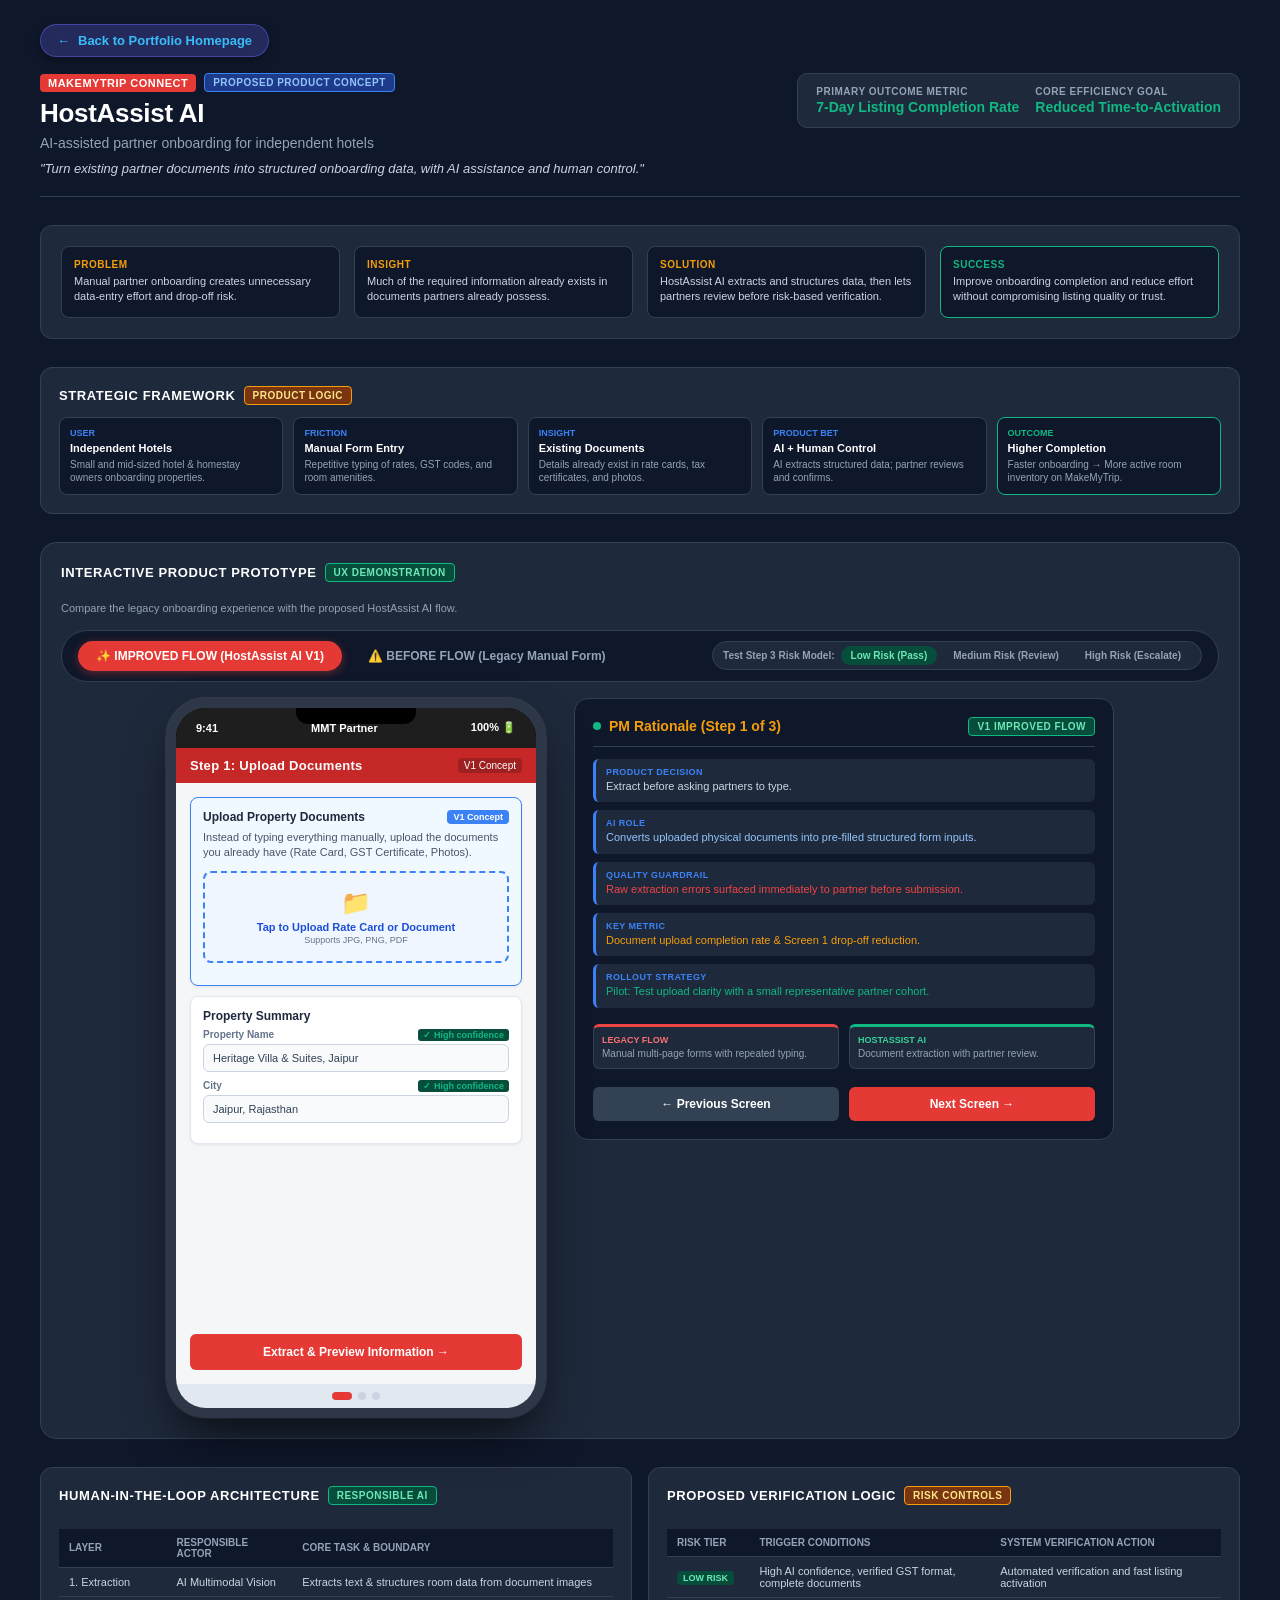
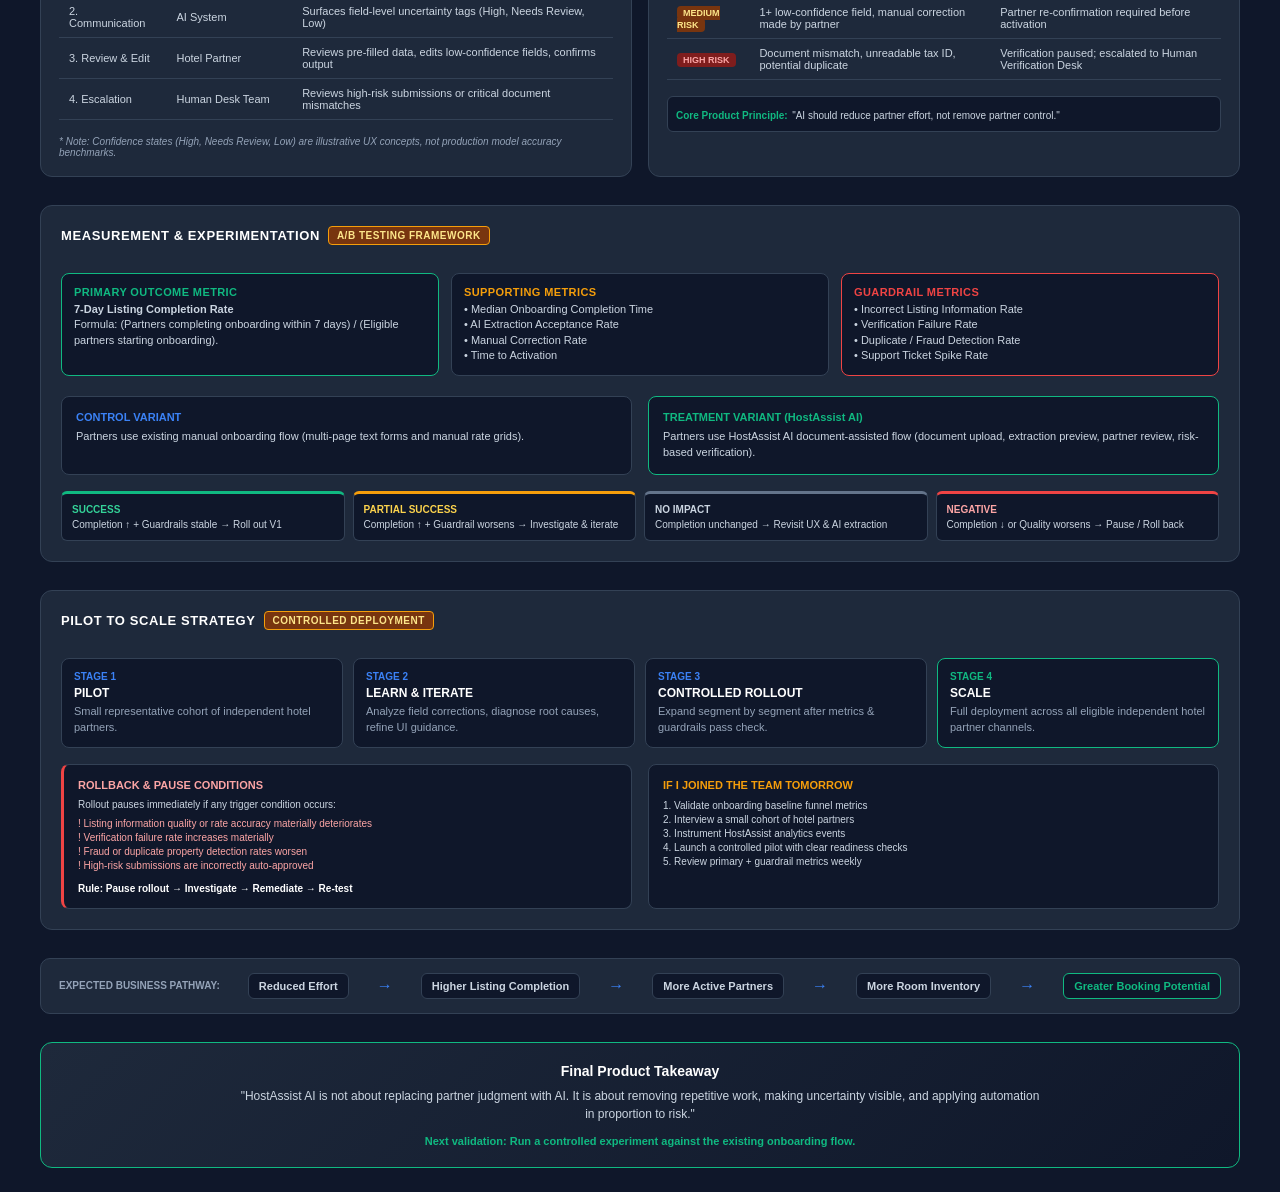
<file: hostassist_ai_prototype.html>
<!DOCTYPE html>
<html lang="en">
<head>
  <meta charset="UTF-8">
  <meta name="viewport" content="width=device-width, initial-scale=1.0">
  <title>MakeMyTrip Partner Connect: HostAssist AI | Product Strategy & Design Case Study</title>
  <style>
    :root {
      --primary: #e53935;
      --primary-dark: #c62828;
      --bg-dark: #0f172a;
      --panel-bg: #1e293b;
      --card-bg: #0f172a;
      --text-main: #f8fafc;
      --text-muted: #94a3b8;
      --accent-green: #10b981;
      --accent-amber: #f59e0b;
      --accent-red: #ef4444;
      --accent-blue: #3b82f6;
      --border-color: #334155;
      --phone-width: 380px;
      --phone-height: 720px;
    }

    * {
      box-sizing: border-box;
      margin: 0;
      padding: 0;
      font-family: -apple-system, BlinkMacSystemFont, "Segoe UI", Roboto, Helvetica, Arial, sans-serif;
    }

    body {
      background-color: var(--bg-dark);
      color: var(--text-main);
      min-height: 100vh;
      display: flex;
      flex-direction: column;
      align-items: center;
      padding: 24px 16px;
    }

    .wrapper {
      width: 100%;
      max-width: 1200px;
      display: flex;
      flex-direction: column;
      gap: 28px;
    }

    /* Top Case Study Header */
    header {
      width: 100%;
      display: flex;
      justify-content: space-between;
      align-items: flex-start;
      flex-wrap: wrap;
      gap: 16px;
      border-bottom: 1px solid var(--border-color);
      padding-bottom: 20px;
    }

    .brand-title {
      display: flex;
      flex-direction: column;
      gap: 6px;
    }

    .brand-badge-row {
      display: flex;
      align-items: center;
      gap: 8px;
    }

    .brand-badge {
      background-color: var(--primary);
      color: white;
      font-size: 11px;
      font-weight: 700;
      padding: 3px 8px;
      border-radius: 4px;
      text-transform: uppercase;
      letter-spacing: 0.5px;
    }

    .evidence-tag {
      font-size: 10px;
      font-weight: 700;
      padding: 3px 8px;
      border-radius: 4px;
      text-transform: uppercase;
      letter-spacing: 0.5px;
    }

    .tag-concept { background: #1e3a8a; color: #93c5fd; border: 1px solid #3b82f6; }
    .tag-solution { background: #064e3b; color: #6ee7b7; border: 1px solid #10b981; }
    .tag-target { background: #78350f; color: #fde68a; border: 1px solid #f59e0b; }

    h1 {
      font-size: 26px;
      font-weight: 800;
      color: white;
      letter-spacing: -0.3px;
    }

    .subtitle {
      font-size: 14px;
      color: var(--text-muted);
      font-weight: 500;
    }

    .value-prop {
      font-size: 13px;
      color: #cbd5e1;
      margin-top: 4px;
      font-style: italic;
    }

    .metric-hero {
      display: flex;
      gap: 16px;
      background: var(--panel-bg);
      padding: 12px 18px;
      border-radius: 10px;
      border: 1px solid var(--border-color);
    }

    .metric-pill {
      display: flex;
      flex-direction: column;
      gap: 2px;
    }

    .metric-label {
      font-size: 10px;
      color: var(--text-muted);
      text-transform: uppercase;
      letter-spacing: 0.5px;
      font-weight: 700;
    }

    .metric-val {
      font-size: 14px;
      font-weight: 700;
      color: var(--accent-green);
    }

    /* Executive Summary Card */
    .exec-summary-card {
      background: var(--panel-bg);
      border: 1px solid var(--border-color);
      border-radius: 12px;
      padding: 20px;
      display: grid;
      grid-template-columns: repeat(4, 1fr);
      gap: 14px;
    }

    @media (max-width: 900px) {
      .exec-summary-card { grid-template-columns: 1fr 1fr; }
    }

    @media (max-width: 600px) {
      .exec-summary-card { grid-template-columns: 1fr; }
    }

    .summary-box {
      background: var(--card-bg);
      border: 1px solid var(--border-color);
      border-radius: 8px;
      padding: 12px;
      display: flex;
      flex-direction: column;
      gap: 4px;
    }

    .summary-box-title {
      font-size: 10px;
      font-weight: 700;
      color: var(--accent-amber);
      text-transform: uppercase;
      letter-spacing: 0.5px;
    }

    .summary-box-text {
      font-size: 11px;
      color: #cbd5e1;
      line-height: 1.4;
    }

    /* Compact Strategic Alignment Bar */
    .framework-container {
      background: var(--panel-bg);
      border: 1px solid var(--border-color);
      border-radius: 12px;
      padding: 18px;
    }

    .section-title {
      font-size: 13px;
      font-weight: 700;
      color: white;
      text-transform: uppercase;
      letter-spacing: 0.6px;
      margin-bottom: 12px;
      display: flex;
      align-items: center;
      gap: 8px;
    }

    .framework-flow {
      display: grid;
      grid-template-columns: repeat(5, 1fr);
      gap: 10px;
    }

    @media (max-width: 900px) {
      .framework-flow { grid-template-columns: 1fr; }
    }

    .framework-step {
      background: var(--card-bg);
      border: 1px solid var(--border-color);
      border-radius: 8px;
      padding: 10px;
      display: flex;
      flex-direction: column;
      gap: 4px;
    }

    .framework-step-label {
      font-size: 9px;
      font-weight: 700;
      color: var(--accent-blue);
      text-transform: uppercase;
    }

    .framework-step-title {
      font-size: 11px;
      font-weight: 700;
      color: white;
    }

    .framework-step-desc {
      font-size: 10px;
      color: var(--text-muted);
      line-height: 1.3;
    }

    /* CENTERPIECE: Prototype Section */
    .prototype-section {
      display: flex;
      flex-direction: column;
      gap: 16px;
      background: var(--panel-bg);
      border: 1px solid var(--border-color);
      border-radius: 16px;
      padding: 20px;
    }

    .controls-bar {
      display: flex;
      justify-content: space-between;
      align-items: center;
      flex-wrap: wrap;
      gap: 12px;
      background: var(--card-bg);
      padding: 10px 16px;
      border-radius: 30px;
      border: 1px solid var(--border-color);
    }

    .toggle-btn {
      padding: 8px 18px;
      border-radius: 20px;
      border: none;
      background: transparent;
      color: var(--text-muted);
      font-size: 12px;
      font-weight: 600;
      cursor: pointer;
      transition: all 0.2s ease;
    }

    .toggle-btn.active {
      background: var(--primary);
      color: white;
      box-shadow: 0 2px 8px rgba(229, 57, 53, 0.4);
    }

    .risk-toggle-group {
      display: flex;
      align-items: center;
      gap: 6px;
      background: var(--panel-bg);
      padding: 4px 10px;
      border-radius: 20px;
      border: 1px solid var(--border-color);
    }

    .risk-btn {
      padding: 4px 10px;
      border-radius: 12px;
      border: none;
      background: transparent;
      color: var(--text-muted);
      font-size: 10px;
      font-weight: 700;
      cursor: pointer;
    }

    .risk-btn.active-low { background: #064e3b; color: #6ee7b7; }
    .risk-btn.active-med { background: #78350f; color: #fde68a; }
    .risk-btn.active-high { background: #7f1d1d; color: #fca5a5; }

    .main-container {
      display: flex;
      width: 100%;
      gap: 28px;
      align-items: flex-start;
      justify-content: center;
    }

    @media (max-width: 900px) {
      .main-container {
        flex-direction: column;
        align-items: center;
      }
    }

    /* Phone Device Frame */
    .phone-container {
      position: relative;
      width: var(--phone-width);
      height: var(--phone-height);
      background: #000;
      border-radius: 40px;
      border: 10px solid #2d3748;
      box-shadow: 0 25px 50px -12px rgba(0, 0, 0, 0.7), 0 0 0 1px rgba(255, 255, 255, 0.1);
      overflow: hidden;
      flex-shrink: 0;
      display: flex;
      flex-direction: column;
    }

    .phone-header {
      height: 40px;
      background: #1e1e1e;
      display: flex;
      justify-content: space-between;
      align-items: center;
      padding: 0 20px;
      color: white;
      font-size: 11px;
      font-weight: 600;
      user-select: none;
      z-index: 10;
    }

    .camera-notch {
      width: 120px;
      height: 16px;
      background: #000;
      border-bottom-left-radius: 12px;
      border-bottom-right-radius: 12px;
      position: absolute;
      top: 0;
      left: 50%;
      transform: translateX(-50%);
      z-index: 20;
    }

    .app-header {
      background: #c62828;
      color: white;
      padding: 10px 14px;
      display: flex;
      align-items: center;
      justify-content: space-between;
    }

    .app-title {
      font-size: 13px;
      font-weight: 700;
      letter-spacing: 0.3px;
    }

    .phone-screen {
      flex: 1;
      background: #f4f6f8;
      color: #1a1a1a;
      overflow-y: auto;
      display: flex;
      flex-direction: column;
      position: relative;
    }

    .step-indicator {
      display: flex;
      justify-content: center;
      gap: 6px;
      padding: 8px;
      background: #e2e8f0;
    }

    .dot {
      width: 8px;
      height: 8px;
      border-radius: 50%;
      background: #cbd5e1;
      transition: all 0.2s ease;
    }

    .dot.active {
      background: var(--primary);
      width: 20px;
      border-radius: 4px;
    }

    .screen-content {
      padding: 14px;
      flex: 1;
      display: flex;
      flex-direction: column;
    }

    .card {
      background: white;
      border-radius: 8px;
      padding: 12px;
      margin-bottom: 10px;
      box-shadow: 0 1px 3px rgba(0,0,0,0.08);
      border: 1px solid #e2e8f0;
    }

    .card-title {
      font-size: 12px;
      font-weight: 700;
      color: #1e293b;
      margin-bottom: 6px;
      display: flex;
      justify-content: space-between;
      align-items: center;
    }

    .input-group {
      margin-bottom: 8px;
    }

    .input-label-row {
      display: flex;
      justify-content: space-between;
      align-items: center;
      margin-bottom: 3px;
    }

    .input-label {
      font-size: 10px;
      font-weight: 600;
      color: #64748b;
    }

    .input-field {
      width: 100%;
      padding: 7px 9px;
      border: 1px solid #cbd5e1;
      border-radius: 6px;
      font-size: 11px;
      background: #f8fafc;
      color: #334155;
    }

    .input-field.warn-border {
      border-color: #f59e0b;
      background: #fffbeb;
    }

    .btn-action {
      width: 100%;
      padding: 11px;
      background: #e53935;
      color: white;
      border: none;
      border-radius: 6px;
      font-size: 12px;
      font-weight: 700;
      cursor: pointer;
      margin-top: auto;
      text-align: center;
      transition: background 0.2s;
    }

    .btn-action:hover {
      background: #c62828;
    }

    .btn-secondary {
      background: #e2e8f0;
      color: #334155;
      margin-top: 6px;
    }

    .scan-dropzone {
      border: 2px dashed #3b82f6;
      background: #eff6ff;
      border-radius: 8px;
      padding: 16px;
      text-align: center;
      cursor: pointer;
      margin-bottom: 10px;
    }

    .scan-icon {
      font-size: 24px;
      margin-bottom: 4px;
    }

    .alert-box {
      padding: 8px 10px;
      border-radius: 6px;
      font-size: 11px;
      margin-bottom: 10px;
    }

    .alert-danger {
      background: #fef2f2;
      border: 1px solid #fca5a5;
      color: #991b1b;
    }

    .alert-warning {
      background: #fffbeb;
      border: 1px solid #fde68a;
      color: #92400e;
    }

    .alert-success {
      background: #ecfdf5;
      border: 1px solid #6ee7b7;
      color: #065f46;
    }

    /* Streamlined Side Panel for PM Annotations */
    .pm-annotation-panel {
      flex: 1;
      max-width: 540px;
      background: var(--card-bg);
      border: 1px solid var(--border-color);
      border-radius: 14px;
      padding: 18px;
      display: flex;
      flex-direction: column;
      gap: 12px;
    }

    .annotation-header {
      display: flex;
      align-items: center;
      justify-content: space-between;
      border-bottom: 1px solid var(--border-color);
      padding-bottom: 10px;
    }

    .annotation-title {
      font-size: 14px;
      font-weight: 700;
      color: var(--accent-amber);
      display: flex;
      align-items: center;
      gap: 8px;
    }

    .reasoning-block {
      display: flex;
      flex-direction: column;
      gap: 8px;
    }

    .reasoning-row {
      display: flex;
      flex-direction: column;
      gap: 2px;
      background: var(--panel-bg);
      padding: 8px 10px;
      border-radius: 6px;
      border-left: 3px solid var(--accent-blue);
    }

    .reasoning-label {
      font-size: 9px;
      font-weight: 700;
      color: var(--accent-blue);
      text-transform: uppercase;
      letter-spacing: 0.4px;
    }

    .reasoning-val {
      font-size: 11px;
      color: #cbd5e1;
      line-height: 1.4;
    }

    .comparison-grid {
      display: grid;
      grid-template-columns: 1fr 1fr;
      gap: 10px;
      margin-top: 4px;
    }

    .comp-box {
      background: var(--panel-bg);
      padding: 8px;
      border-radius: 6px;
      border: 1px solid var(--border-color);
    }

    .comp-box.before { border-top: 3px solid #ef4444; }
    .comp-box.after { border-top: 3px solid #10b981; }

    .comp-label {
      font-size: 9px;
      font-weight: 700;
      margin-bottom: 2px;
    }

    .comp-box.before .comp-label { color: #f87171; }
    .comp-box.after .comp-label { color: #34d399; }

    .comp-text {
      font-size: 10px;
      color: var(--text-muted);
      line-height: 1.3;
    }

    .nav-buttons {
      display: flex;
      justify-content: space-between;
      gap: 10px;
      margin-top: 6px;
    }

    .nav-btn {
      flex: 1;
      padding: 10px;
      background: #334155;
      color: white;
      border: none;
      border-radius: 6px;
      font-size: 12px;
      font-weight: 600;
      cursor: pointer;
      text-align: center;
    }

    .nav-btn:hover {
      background: #475569;
    }

    .pulse-dot {
      width: 8px;
      height: 8px;
      background-color: var(--accent-green);
      border-radius: 50%;
      display: inline-block;
      box-shadow: 0 0 0 0 rgba(16, 185, 129, 0.7);
      animation: pulse 1.6s infinite;
    }

    @keyframes pulse {
      0% { transform: scale(0.95); box-shadow: 0 0 0 0 rgba(16, 185, 129, 0.7); }
      70% { transform: scale(1); box-shadow: 0 0 0 6px rgba(16, 185, 129, 0); }
      100% { transform: scale(0.95); box-shadow: 0 0 0 0 rgba(16, 185, 129, 0); }
    }

    /* Human-in-the-Loop & Risk Architecture Grid */
    .hitl-grid {
      display: grid;
      grid-template-columns: 1fr 1fr;
      gap: 16px;
    }

    @media (max-width: 850px) {
      .hitl-grid { grid-template-columns: 1fr; }
    }

    .hitl-box {
      background: var(--panel-bg);
      border: 1px solid var(--border-color);
      border-radius: 12px;
      padding: 18px;
      display: flex;
      flex-direction: column;
      gap: 12px;
    }

    .hitl-table {
      width: 100%;
      border-collapse: collapse;
      font-size: 11px;
      color: #cbd5e1;
    }

    .hitl-table th, .hitl-table td {
      padding: 8px 10px;
      text-align: left;
      border-bottom: 1px solid var(--border-color);
    }

    .hitl-table th {
      background: var(--card-bg);
      color: var(--text-muted);
      font-size: 10px;
      text-transform: uppercase;
    }

    .risk-table {
      width: 100%;
      border-collapse: collapse;
      font-size: 11px;
      color: #cbd5e1;
    }

    .risk-table th, .risk-table td {
      padding: 8px 10px;
      text-align: left;
      border-bottom: 1px solid var(--border-color);
    }

    .risk-table th {
      background: var(--card-bg);
      color: var(--text-muted);
      font-size: 10px;
      text-transform: uppercase;
    }

    .badge-low-risk { background: #064e3b; color: #6ee7b7; padding: 2px 6px; border-radius: 4px; font-size: 9px; font-weight: 700; }
    .badge-med-risk { background: #78350f; color: #fde68a; padding: 2px 6px; border-radius: 4px; font-size: 9px; font-weight: 700; }
    .badge-high-risk { background: #7f1d1d; color: #fca5a5; padding: 2px 6px; border-radius: 4px; font-size: 9px; font-weight: 700; }

    .conf-high { color: var(--accent-green); background: #064e3b; padding: 1px 5px; border-radius: 3px; font-size: 9px; font-weight: 700; }
    .conf-med { color: var(--accent-amber); background: #78350f; padding: 1px 5px; border-radius: 3px; font-size: 9px; font-weight: 700; }
    .conf-low { color: #fca5a5; background: #7f1d1d; padding: 1px 5px; border-radius: 3px; font-size: 9px; font-weight: 700; }

    /* Section: Metrics & Measurement Framework */
    .metrics-section {
      background: var(--panel-bg);
      border: 1px solid var(--border-color);
      border-radius: 12px;
      padding: 20px;
      display: flex;
      flex-direction: column;
      gap: 16px;
    }

    .metrics-grid {
      display: grid;
      grid-template-columns: repeat(3, 1fr);
      gap: 12px;
    }

    @media (max-width: 850px) {
      .metrics-grid { grid-template-columns: 1fr; }
    }

    .metric-card {
      background: var(--card-bg);
      border: 1px solid var(--border-color);
      border-radius: 8px;
      padding: 12px;
      display: flex;
      flex-direction: column;
      gap: 4px;
    }

    .metric-card-name {
      font-size: 11px;
      font-weight: 700;
      color: var(--accent-amber);
      text-transform: uppercase;
      letter-spacing: 0.4px;
    }

    .metric-card-def {
      font-size: 11px;
      color: #cbd5e1;
      line-height: 1.4;
    }

    .guardrail-metric-box {
      display: grid;
      grid-template-columns: 1fr 1fr;
      gap: 16px;
    }

    @media (max-width: 800px) {
      .guardrail-metric-box { grid-template-columns: 1fr; }
    }

    .guardrail-column {
      background: var(--card-bg);
      border: 1px solid var(--border-color);
      border-radius: 8px;
      padding: 14px;
      display: flex;
      flex-direction: column;
      gap: 8px;
    }

    .guardrail-column-title {
      font-size: 11px;
      font-weight: 700;
      text-transform: uppercase;
      letter-spacing: 0.5px;
    }

    /* Section: Pilot to Scale Progression */
    .rollout-container {
      background: var(--panel-bg);
      border: 1px solid var(--border-color);
      border-radius: 12px;
      padding: 20px;
      display: flex;
      flex-direction: column;
      gap: 16px;
    }

    .rollout-stepper-grid {
      display: grid;
      grid-template-columns: repeat(4, 1fr);
      gap: 10px;
    }

    @media (max-width: 850px) {
      .rollout-stepper-grid { grid-template-columns: 1fr 1fr; }
    }

    .rollout-stage-card {
      background: var(--card-bg);
      border: 1px solid var(--border-color);
      border-radius: 8px;
      padding: 12px;
      display: flex;
      flex-direction: column;
      gap: 4px;
    }

    .rollout-stage-name {
      font-size: 10px;
      font-weight: 700;
      color: var(--accent-blue);
      text-transform: uppercase;
    }

    .rollout-stage-title {
      font-size: 12px;
      font-weight: 700;
      color: white;
    }

    .rollout-stage-desc {
      font-size: 11px;
      color: var(--text-muted);
      line-height: 1.4;
    }

    .op-grid {
      display: grid;
      grid-template-columns: 1fr 1fr;
      gap: 16px;
    }

    @media (max-width: 800px) {
      .op-grid { grid-template-columns: 1fr; }
    }

    .op-box {
      background: var(--card-bg);
      border: 1px solid var(--border-color);
      border-radius: 8px;
      padding: 14px;
      display: flex;
      flex-direction: column;
      gap: 8px;
    }

    /* Section: Experiment Design & A/B Framework */
    .experiment-container {
      background: var(--panel-bg);
      border: 1px solid var(--border-color);
      border-radius: 12px;
      padding: 20px;
      display: flex;
      flex-direction: column;
      gap: 16px;
    }

    .ab-grid {
      display: grid;
      grid-template-columns: 1fr 1fr;
      gap: 16px;
    }

    @media (max-width: 800px) {
      .ab-grid { grid-template-columns: 1fr; }
    }

    .ab-card {
      background: var(--card-bg);
      border: 1px solid var(--border-color);
      border-radius: 8px;
      padding: 14px;
      display: flex;
      flex-direction: column;
      gap: 6px;
    }

    .decision-framework-grid {
      display: grid;
      grid-template-columns: repeat(4, 1fr);
      gap: 8px;
    }

    @media (max-width: 800px) {
      .decision-framework-grid { grid-template-columns: 1fr 1fr; }
    }

    .decision-card {
      background: var(--card-bg);
      border: 1px solid var(--border-color);
      border-radius: 6px;
      padding: 10px;
      display: flex;
      flex-direction: column;
      gap: 4px;
    }

    /* Business Logic Chain Bar */
    .business-chain-bar {
      background: var(--panel-bg);
      border: 1px solid var(--border-color);
      border-radius: 10px;
      padding: 14px 18px;
      display: flex;
      align-items: center;
      justify-content: space-between;
      flex-wrap: wrap;
      gap: 8px;
    }

    .chain-node {
      font-size: 11px;
      font-weight: 600;
      color: #cbd5e1;
      background: var(--card-bg);
      padding: 6px 10px;
      border-radius: 6px;
      border: 1px solid var(--border-color);
    }

    .chain-arrow {
      color: var(--accent-blue);
      font-weight: bold;
    }

    /* Final Closing Card */
    .closing-card {
      background: linear-gradient(135deg, #1e293b 0%, #0f172a 100%);
      border: 1px solid var(--accent-green);
      border-radius: 12px;
      padding: 20px;
      display: flex;
      flex-direction: column;
      gap: 8px;
      text-align: center;
    }
  </style>
</head>
<body>

  <div style="width: 100%; max-width: 1200px; margin-bottom: 16px;">
    <a href="index.html#case-studies" style="display: inline-flex; align-items: center; gap: 8px; background: rgba(99, 102, 241, 0.25); border: 1px solid rgba(99, 102, 241, 0.5); color: #38bdf8; padding: 8px 16px; border-radius: 9999px; font-size: 13px; font-weight: 700; text-decoration: none; box-shadow: 0 4px 12px rgba(0,0,0,0.3); transition: all 0.2s ease;">
        ← <strong>Back to Portfolio Homepage</strong>
    </a>
</div>
    <div class="wrapper">
    <!-- HERO SECTION -->
    <header>
      <div class="brand-title">
        <div class="brand-badge-row">
          <span class="brand-badge">MakeMyTrip Connect</span>
          <span class="evidence-tag tag-concept">Proposed Product Concept</span>
        </div>
        <h1>HostAssist AI</h1>
        <p class="subtitle">AI-assisted partner onboarding for independent hotels</p>
        <p class="value-prop">"Turn existing partner documents into structured onboarding data, with AI assistance and human control."</p>
      </div>

      <div class="metric-hero">
        <div class="metric-pill">
          <span class="metric-label">Primary Outcome Metric</span>
          <span class="metric-val">7-Day Listing Completion Rate</span>
        </div>
        <div class="metric-pill">
          <span class="metric-label">Core Efficiency Goal</span>
          <span class="metric-val">Reduced Time-to-Activation</span>
        </div>
      </div>
    </header>

    <!-- EXECUTIVE SUMMARY CARD (20-30 Second Overview for Hiring Managers) -->
    <section class="exec-summary-card">
      <div class="summary-box">
        <span class="summary-box-title">PROBLEM</span>
        <p class="summary-box-text">Manual partner onboarding creates unnecessary data-entry effort and drop-off risk.</p>
      </div>
      <div class="summary-box">
        <span class="summary-box-title">INSIGHT</span>
        <p class="summary-box-text">Much of the required information already exists in documents partners already possess.</p>
      </div>
      <div class="summary-box">
        <span class="summary-box-title">SOLUTION</span>
        <p class="summary-box-text">HostAssist AI extracts and structures data, then lets partners review before risk-based verification.</p>
      </div>
      <div class="summary-box" style="border-color: var(--accent-green);">
        <span class="summary-box-title" style="color: var(--accent-green);">SUCCESS</span>
        <p class="summary-box-text">Improve onboarding completion and reduce effort without compromising listing quality or trust.</p>
      </div>
    </section>

    <!-- COMPACT STRATEGIC FRAMEWORK -->
    <section class="framework-container">
      <div class="section-title">
        <span>Strategic Framework</span>
        <span class="evidence-tag tag-target">Product Logic</span>
      </div>

      <div class="framework-flow">
        <div class="framework-step">
          <span class="framework-step-label">USER</span>
          <span class="framework-step-title">Independent Hotels</span>
          <p class="framework-step-desc">Small and mid-sized hotel & homestay owners onboarding properties.</p>
        </div>

        <div class="framework-step">
          <span class="framework-step-label">FRICTION</span>
          <span class="framework-step-title">Manual Form Entry</span>
          <p class="framework-step-desc">Repetitive typing of rates, GST codes, and room amenities.</p>
        </div>

        <div class="framework-step">
          <span class="framework-step-label">INSIGHT</span>
          <span class="framework-step-title">Existing Documents</span>
          <p class="framework-step-desc">Details already exist in rate cards, tax certificates, and photos.</p>
        </div>

        <div class="framework-step">
          <span class="framework-step-label">PRODUCT BET</span>
          <span class="framework-step-title">AI + Human Control</span>
          <p class="framework-step-desc">AI extracts structured data; partner reviews and confirms.</p>
        </div>

        <div class="framework-step" style="border-color: var(--accent-green);">
          <span class="framework-step-label" style="color: var(--accent-green);">OUTCOME</span>
          <span class="framework-step-title">Higher Completion</span>
          <p class="framework-step-desc">Faster onboarding → More active room inventory on MakeMyTrip.</p>
        </div>
      </div>
    </section>

    <!-- CENTERPIECE: INTERACTIVE PRODUCT PROTOTYPE -->
    <div class="prototype-section">
      <div class="section-title">
        <span>Interactive Product Prototype</span>
        <span class="evidence-tag tag-solution">UX Demonstration</span>
      </div>
      <p style="font-size: 11px; color: var(--text-muted); margin-top: -8px;">
        Compare the legacy onboarding experience with the proposed HostAssist AI flow.
      </p>

      <div class="controls-bar">
        <div style="display: flex; gap: 8px;">
          <button class="toggle-btn active" id="btn-flow-improved" onclick="switchFlow('improved')">
            ✨ IMPROVED FLOW (HostAssist AI V1)
          </button>
          <button class="toggle-btn" id="btn-flow-before" onclick="switchFlow('before')">
            ⚠️ BEFORE FLOW (Legacy Manual Form)
          </button>
        </div>

        <div class="risk-toggle-group" id="risk-tester-group">
          <span style="font-size: 10px; font-weight: 700; color: var(--text-muted);">Test Step 3 Risk Model:</span>
          <button class="risk-btn active-low" id="risk-btn-low" onclick="setRiskState('low')">Low Risk (Pass)</button>
          <button class="risk-btn" id="risk-btn-med" onclick="setRiskState('med')">Medium Risk (Review)</button>
          <button class="risk-btn" id="risk-btn-high" onclick="setRiskState('high')">High Risk (Escalate)</button>
        </div>
      </div>

      <div class="main-container">
        <div class="phone-container">
          <div class="camera-notch"></div>
          <div class="phone-header">
            <span>9:41</span>
            <span>MMT Partner</span>
            <span>100% 🔋</span>
          </div>
          <div class="app-header">
            <span class="app-title" id="app-screen-title">MMT Connect | Host Onboarding</span>
            <span style="font-size: 10px; background: rgba(0,0,0,0.2); padding: 2px 6px; border-radius: 4px;">V1 Concept</span>
          </div>

          <div class="phone-screen" id="phone-screen-body">
            <!-- Content injected dynamically by JS -->
          </div>

          <div class="step-indicator" id="step-dots">
            <div class="dot active"></div>
            <div class="dot"></div>
            <div class="dot"></div>
          </div>
        </div>

        <div class="pm-annotation-panel">
          <div class="annotation-header">
            <div class="annotation-title">
              <span class="pulse-dot"></span>
              <span id="annotation-step-heading">PM Rationale (Step 1 of 3)</span>
            </div>
            <span class="evidence-tag tag-solution" id="flow-status-tag">V1 Improved Flow</span>
          </div>

          <div class="reasoning-block">
            <div class="reasoning-row">
              <span class="reasoning-label">PRODUCT DECISION</span>
              <span class="reasoning-val" id="pm-decision-text">Loading decision rationale...</span>
            </div>

            <div class="reasoning-row">
              <span class="reasoning-label">AI ROLE</span>
              <span class="reasoning-val" id="pm-ai-role-text" style="color: #93c5fd;">Loading AI role...</span>
            </div>

            <div class="reasoning-row">
              <span class="reasoning-label">QUALITY GUARDRAIL</span>
              <span class="reasoning-val" id="pm-guardrail-text" style="color: var(--accent-red);">Loading guardrail logic...</span>
            </div>

            <div class="reasoning-row">
              <span class="reasoning-label">KEY METRIC</span>
              <span class="reasoning-val" id="pm-metric-text" style="color: var(--accent-amber);">Loading metric...</span>
            </div>

            <div class="reasoning-row">
              <span class="reasoning-label">ROLLOUT STRATEGY</span>
              <span class="reasoning-val" id="pm-rollout-text" style="color: var(--accent-green);">Loading rollout plan...</span>
            </div>
          </div>

          <div class="comparison-grid">
            <div class="comp-box before">
              <div class="comp-label">LEGACY FLOW</div>
              <div class="comp-text" id="comp-before-text">
                Manual multi-page forms with repeated typing.
              </div>
            </div>
            <div class="comp-box after">
              <div class="comp-label">HOSTASSIST AI</div>
              <div class="comp-text" id="comp-after-text">
                Document extraction with partner review.
              </div>
            </div>
          </div>

          <div class="nav-buttons">
            <button class="nav-btn" onclick="prevStep()">← Previous Screen</button>
            <button class="nav-btn" style="background: var(--primary);" onclick="nextStep()">Next Screen →</button>
          </div>
        </div>
      </div>
    </div>

    <!-- AI PRODUCT DESIGN & RISK MODEL -->
    <div class="hitl-grid">
      <section class="hitl-box">
        <div class="section-title">
          <span>Human-in-the-Loop Architecture</span>
          <span class="evidence-tag tag-solution">Responsible AI</span>
        </div>
        <table class="hitl-table">
          <thead>
            <tr>
              <th>Layer</th>
              <th>Responsible Actor</th>
              <th>Core Task & Boundary</th>
            </tr>
          </thead>
          <tbody>
            <tr>
              <td>1. Extraction</td>
              <td>AI Multimodal Vision</td>
              <td>Extracts text & structures room data from document images</td>
            </tr>
            <tr>
              <td>2. Communication</td>
              <td>AI System</td>
              <td>Surfaces field-level uncertainty tags (High, Needs Review, Low)</td>
            </tr>
            <tr>
              <td>3. Review & Edit</td>
              <td>Hotel Partner</td>
              <td>Reviews pre-filled data, edits low-confidence fields, confirms output</td>
            </tr>
            <tr>
              <td>4. Escalation</td>
              <td>Human Desk Team</td>
              <td>Reviews high-risk submissions or critical document mismatches</td>
            </tr>
          </tbody>
        </table>
        <p style="font-size: 10px; color: var(--text-muted); margin-top: 4px; font-style: italic;">
          * Note: Confidence states (High, Needs Review, Low) are illustrative UX concepts, not production model accuracy benchmarks.
        </p>
      </section>

      <section class="hitl-box">
        <div class="section-title">
          <span>Proposed Verification Logic</span>
          <span class="evidence-tag tag-target">Risk Controls</span>
        </div>
        <table class="risk-table">
          <thead>
            <tr>
              <th>Risk Tier</th>
              <th>Trigger Conditions</th>
              <th>System Verification Action</th>
            </tr>
          </thead>
          <tbody>
            <tr>
              <td><span class="badge-low-risk">LOW RISK</span></td>
              <td>High AI confidence, verified GST format, complete documents</td>
              <td>Automated verification and fast listing activation</td>
            </tr>
            <tr>
              <td><span class="badge-med-risk">MEDIUM RISK</span></td>
              <td>1+ low-confidence field, manual correction made by partner</td>
              <td>Partner re-confirmation required before activation</td>
            </tr>
            <tr>
              <td><span class="badge-high-risk">HIGH RISK</span></td>
              <td>Document mismatch, unreadable tax ID, potential duplicate</td>
              <td>Verification paused; escalated to Human Verification Desk</td>
            </tr>
          </tbody>
        </table>
        <div style="background: var(--card-bg); padding: 8px; border-radius: 6px; border: 1px solid var(--border-color); margin-top: 4px;">
          <span style="font-size: 10px; font-weight: 700; color: var(--accent-green);">Core Product Principle:</span>
          <span style="font-size: 10px; color: #cbd5e1;"> "AI should reduce partner effort, not remove partner control."</span>
        </div>
      </section>
    </div>

    <!-- MEASUREMENT & EXPERIMENT FRAMEWORK -->
    <section class="metrics-section">
      <div class="section-title">
        <span>Measurement & Experimentation</span>
        <span class="evidence-tag tag-target">A/B Testing Framework</span>
      </div>

      <div class="metrics-grid">
        <div class="metric-card" style="border-color: var(--accent-green);">
          <div class="metric-card-name" style="color: var(--accent-green);">Primary Outcome Metric</div>
          <p class="metric-card-def">
            <strong>7-Day Listing Completion Rate</strong><br>
            Formula: (Partners completing onboarding within 7 days) / (Eligible partners starting onboarding).
          </p>
        </div>

        <div class="metric-card">
          <div class="metric-card-name">Supporting Metrics</div>
          <p class="metric-card-def">
            • Median Onboarding Completion Time<br>
            • AI Extraction Acceptance Rate<br>
            • Manual Correction Rate<br>
            • Time to Activation
          </p>
        </div>

        <div class="metric-card" style="border-color: var(--accent-red);">
          <div class="metric-card-name" style="color: var(--accent-red);">Guardrail Metrics</div>
          <p class="metric-card-def">
            • Incorrect Listing Information Rate<br>
            • Verification Failure Rate<br>
            • Duplicate / Fraud Detection Rate<br>
            • Support Ticket Spike Rate
          </p>
        </div>
      </div>

      <div class="ab-grid" style="margin-top: 4px;">
        <div class="ab-card">
          <div style="font-size: 11px; font-weight: 700; color: var(--accent-blue);">CONTROL VARIANT</div>
          <p style="font-size: 11px; color: #cbd5e1; line-height: 1.4;">
            Partners use existing manual onboarding flow (multi-page text forms and manual rate grids).
          </p>
        </div>
        <div class="ab-card" style="border-color: var(--accent-green);">
          <div style="font-size: 11px; font-weight: 700; color: var(--accent-green);">TREATMENT VARIANT (HostAssist AI)</div>
          <p style="font-size: 11px; color: #cbd5e1; line-height: 1.4;">
            Partners use HostAssist AI document-assisted flow (document upload, extraction preview, partner review, risk-based verification).
          </p>
        </div>
      </div>

      <div class="decision-framework-grid">
        <div class="decision-card" style="border-top: 3px solid #10b981;">
          <span style="font-size: 10px; font-weight: 700; color: #34d399;">SUCCESS</span>
          <span style="font-size: 10px; color: #cbd5e1;">Completion ↑ + Guardrails stable → Roll out V1</span>
        </div>
        <div class="decision-card" style="border-top: 3px solid #f59e0b;">
          <span style="font-size: 10px; font-weight: 700; color: #fcd34d;">PARTIAL SUCCESS</span>
          <span style="font-size: 10px; color: #cbd5e1;">Completion ↑ + Guardrail worsens → Investigate & iterate</span>
        </div>
        <div class="decision-card" style="border-top: 3px solid #64748b;">
          <span style="font-size: 10px; font-weight: 700; color: #cbd5e1;">NO IMPACT</span>
          <span style="font-size: 10px; color: #cbd5e1;">Completion unchanged → Revisit UX & AI extraction</span>
        </div>
        <div class="decision-card" style="border-top: 3px solid #ef4444;">
          <span style="font-size: 10px; font-weight: 700; color: #fca5a5;">NEGATIVE</span>
          <span style="font-size: 10px; color: #cbd5e1;">Completion ↓ or Quality worsens → Pause / Roll back</span>
        </div>
      </div>
    </section>

    <!-- PILOT, ROLLOUT & SCALE STRATEGY -->
    <section class="rollout-container">
      <div class="section-title">
        <span>Pilot to Scale Strategy</span>
        <span class="evidence-tag tag-target">Controlled Deployment</span>
      </div>

      <div class="rollout-stepper-grid">
        <div class="rollout-stage-card">
          <span class="rollout-stage-name">STAGE 1</span>
          <span class="rollout-stage-title">PILOT</span>
          <p class="rollout-stage-desc">Small representative cohort of independent hotel partners.</p>
        </div>

        <div class="rollout-stage-card">
          <span class="rollout-stage-name">STAGE 2</span>
          <span class="rollout-stage-title">LEARN & ITERATE</span>
          <p class="rollout-stage-desc">Analyze field corrections, diagnose root causes, refine UI guidance.</p>
        </div>

        <div class="rollout-stage-card">
          <span class="rollout-stage-name">STAGE 3</span>
          <span class="rollout-stage-title">CONTROLLED ROLLOUT</span>
          <p class="rollout-stage-desc">Expand segment by segment after metrics & guardrails pass check.</p>
        </div>

        <div class="rollout-stage-card" style="border-color: var(--accent-green);">
          <span class="rollout-stage-name" style="color: var(--accent-green);">STAGE 4</span>
          <span class="rollout-stage-title">SCALE</span>
          <p class="rollout-stage-desc">Full deployment across all eligible independent hotel partner channels.</p>
        </div>
      </div>

      <div class="op-grid">
        <div class="op-box" style="border-left: 3px solid #ef4444;">
          <div style="font-size: 11px; font-weight: 700; color: #fca5a5; text-transform: uppercase;">Rollback & Pause Conditions</div>
          <p style="font-size: 10px; color: #cbd5e1;">Rollout pauses immediately if any trigger condition occurs:</p>
          <ul style="font-size: 10px; color: #fca5a5; list-style: none; display: flex; flex-direction: column; gap: 3px;">
            <li>! Listing information quality or rate accuracy materially deteriorates</li>
            <li>! Verification failure rate increases materially</li>
            <li>! Fraud or duplicate property detection rates worsen</li>
            <li>! High-risk submissions are incorrectly auto-approved</li>
          </ul>
          <span style="font-size: 10px; font-weight: 700; color: white; margin-top: 4px;">Rule: Pause rollout → Investigate → Remediate → Re-test</span>
        </div>

        <div class="op-box">
          <div style="font-size: 11px; font-weight: 700; color: var(--accent-amber); text-transform: uppercase;">If I joined the team tomorrow</div>
          <p style="font-size: 10px; color: #cbd5e1; line-height: 1.4;">
            1. Validate onboarding baseline funnel metrics<br>
            2. Interview a small cohort of hotel partners<br>
            3. Instrument HostAssist analytics events<br>
            4. Launch a controlled pilot with clear readiness checks<br>
            5. Review primary + guardrail metrics weekly
          </p>
        </div>
      </div>
    </section>

    <!-- EXPECTED BUSINESS PATHWAY -->
    <section class="business-chain-bar">
      <span style="font-size: 10px; font-weight: 700; color: var(--text-muted); text-transform: uppercase;">Expected Business Pathway:</span>
      <span class="chain-node">Reduced Effort</span>
      <span class="chain-arrow">→</span>
      <span class="chain-node">Higher Listing Completion</span>
      <span class="chain-arrow">→</span>
      <span class="chain-node">More Active Partners</span>
      <span class="chain-arrow">→</span>
      <span class="chain-node">More Room Inventory</span>
      <span class="chain-arrow">→</span>
      <span class="chain-node" style="border-color: var(--accent-green); color: var(--accent-green);">Greater Booking Potential</span>
    </section>

    <!-- FINAL PM STRATEGIC TAKEAWAY -->
    <section class="closing-card">
      <h3 style="font-size: 14px; font-weight: 700; color: white;">Final Product Takeaway</h3>
      <p style="font-size: 12px; color: #cbd5e1; line-height: 1.5; max-width: 800px; margin: 0 auto;">
        "HostAssist AI is not about replacing partner judgment with AI. It is about removing repetitive work, making uncertainty visible, and applying automation in proportion to risk."
      </p>
      <div style="font-size: 11px; font-weight: 700; color: var(--accent-green); margin-top: 4px;">
        Next validation: Run a controlled experiment against the existing onboarding flow.
      </div>
    </section>
  </div>

  <script>
    // State management
    let currentFlow = 'improved';
    let currentStep = 0;
    let selectedRiskState = 'low';
    let isEditingStep2 = false;
    let weekendPriceValue = '2800';
    let weekendPriceConfirmed = false;
    let amenitiesAdded = false;
    let inlineFeedbackMsg = '';

    function setRiskState(risk) {
      selectedRiskState = risk;
      document.getElementById('risk-btn-low').className = `risk-btn ${risk==='low' ? 'active-low' : ''}`;
      document.getElementById('risk-btn-med').className = `risk-btn ${risk==='med' ? 'active-med' : ''}`;
      document.getElementById('risk-btn-high').className = `risk-btn ${risk==='high' ? 'active-high' : ''}`;
      if (currentStep === 2) renderScreen();
    }

    function toggleEditStep2() {
      isEditingStep2 = !isEditingStep2;
      renderScreen();
    }

    function saveStep2Edits() {
      const inputVal = document.getElementById('edit-weekend-price-input');
      if (inputVal) {
        weekendPriceValue = inputVal.value.replace(/[^0-9]/g, '') || '2800';
      }
      weekendPriceConfirmed = true;
      isEditingStep2 = false;
      renderScreen();
    }

    function addAmenitiesManually() {
      amenitiesAdded = true;
      renderScreen();
    }

    function triggerReupload() {
      inlineFeedbackMsg = 'Re-upload requested; awaiting clearer document.';
      renderScreen();
    }

    function renderScreen() {
      let stepData;

      if (currentFlow === 'improved') {
        if (currentStep === 0) {
          stepData = {
            title: "Step 1: Upload Documents",
            dots: [true, false, false],
            screenHtml: `
              <div class="screen-content">
                <div class="card" style="border-color: #3b82f6; background: #f0f9ff;">
                  <div class="card-title">
                    <span>Upload Property Documents</span>
                    <span class="badge-low-risk" style="background: #3b82f6; color: white;">V1 Concept</span>
                  </div>
                  <p style="font-size: 11px; color: #475569; margin-bottom: 10px; line-height: 1.4;">
                    Instead of typing everything manually, upload the documents you already have (Rate Card, GST Certificate, Photos).
                  </p>
                  <div class="scan-dropzone" onclick="nextStep()">
                    <div class="scan-icon">📁</div>
                    <div style="font-size: 11px; font-weight: 700; color: #1d4ed8;">Tap to Upload Rate Card or Document</div>
                    <div style="font-size: 9px; color: #64748b; margin-top: 2px;">Supports JPG, PNG, PDF</div>
                  </div>
                </div>

                <div class="card">
                  <div class="card-title">Property Summary</div>
                  <div class="input-group">
                    <div class="input-label-row">
                      <span class="input-label">Property Name</span>
                      <span class="conf-high">✓ High confidence</span>
                    </div>
                    <input type="text" class="input-field" value="Heritage Villa & Suites, Jaipur" readonly>
                  </div>
                  <div class="input-group">
                    <div class="input-label-row">
                      <span class="input-label">City</span>
                      <span class="conf-high">✓ High confidence</span>
                    </div>
                    <input type="text" class="input-field" value="Jaipur, Rajasthan" readonly>
                  </div>
                </div>
                <button class="btn-action" onclick="nextStep()">Extract & Preview Information →</button>
              </div>
            `,
            decisionText: "Extract before asking partners to type.",
            aiRoleText: "Converts uploaded physical documents into pre-filled structured form inputs.",
            guardrailText: "Raw extraction errors surfaced immediately to partner before submission.",
            metricText: "Document upload completion rate & Screen 1 drop-off reduction.",
            rolloutText: "Pilot: Test upload clarity with a small representative partner cohort."
          };
        } else if (currentStep === 1) {
          if (!isEditingStep2) {
            stepData = {
              title: "Step 2: Review Extracted Info",
              dots: [false, true, false],
              screenHtml: `
                <div class="screen-content">
                  <div class="alert-box alert-success" style="font-size: 10px;">
                    <strong>✓ Document Extraction Complete</strong><br>
                    Field-level confidence tags calculated for extracted rate card data.
                  </div>

                  <div class="card">
                    <div class="card-title">
                      <span>Review Extracted Inventory</span>
                      <button style="background: #e2e8f0; border: none; padding: 2px 8px; border-radius: 4px; font-size: 10px; font-weight: 700; cursor: pointer; color: #334155;" onclick="toggleEditStep2()">✏️ Edit Fields</button>
                    </div>
                    
                    <div style="font-size: 10px; color: #334155; margin-bottom: 6px; border-bottom: 1px solid #f1f5f9; padding-bottom: 4px;">
                      <div class="input-label-row">
                        <strong>Deluxe King Room</strong> (4 Rooms)
                        <span class="conf-high">✓ High confidence</span>
                      </div>
                      Base Price: ₹2,400/night
                    </div>

                    <div style="font-size: 10px; color: #334155; margin-bottom: 6px; border-bottom: 1px solid #f1f5f9; padding-bottom: 4px; background: ${weekendPriceConfirmed ? '#f0fdf4' : '#fffbeb'}; padding: 4px; border-radius: 4px;">
                      <div class="input-label-row">
                        <strong>Weekend Price:</strong>
                        <span class="${weekendPriceConfirmed ? 'conf-high' : 'conf-low'}">${weekendPriceConfirmed ? '✓ Partner Confirmed' : '! Low confidence'}</span>
                      </div>
                      <span style="font-size: 11px; font-weight: 700; color: ${weekendPriceConfirmed ? '#065f46' : '#92400e'};">₹${weekendPriceValue}/night</span>
                      ${!weekendPriceConfirmed ? `<br><span style="font-size: 9px; color: #b45309;">"Couldn't read value clearly from document."</span>` : ''}
                    </div>

                    <div style="font-size: 10px; color: #334155;">
                      <div class="input-label-row">
                        <strong>GST Identification:</strong>
                        <span class="conf-high">✓ High confidence</span>
                      </div>
                      22AAAAA0000A1Z5 (Verified)
                    </div>
                  </div>

                  <div class="card" style="border-color: ${amenitiesAdded ? '#6ee7b7' : '#fca5a5'}; background: ${amenitiesAdded ? '#ecfdf5' : '#fef2f2'};">
                    <div class="card-title" style="font-size: 11px;">
                      <span>Room Amenities</span>
                      <span class="${amenitiesAdded ? 'conf-high' : 'conf-low'}">${amenitiesAdded ? '✓ Added' : '! Needs Input'}</span>
                    </div>
                    <p style="font-size: 10px; color: ${amenitiesAdded ? '#065f46' : '#991b1b'}; margin-bottom: 6px;">
                      ${amenitiesAdded ? '• WiFi, AC, TV, Coffee Maker confirmed' : 'AI Recovery: Could not identify room amenities from uploaded document image.'}
                    </p>
                    ${!amenitiesAdded ? `
                      <div style="display: flex; gap: 4px;">
                        <button class="btn-action btn-secondary" style="font-size: 9px; padding: 4px 6px; margin: 0;" onclick="addAmenitiesManually()">+ Add Manually</button>
                        <button class="btn-action btn-secondary" style="font-size: 9px; padding: 4px 6px; margin: 0;" onclick="triggerReupload()">📷 Re-upload</button>
                      </div>
                    ` : ''}
                    ${inlineFeedbackMsg ? `<div style="font-size: 9px; color: #1d4ed8; font-weight: 600; margin-top: 4px;">${inlineFeedbackMsg}</div>` : ''}
                  </div>

                  <div style="display: flex; gap: 6px; margin-top: 4px;">
                    <button class="btn-action btn-secondary" style="flex: 1; margin-top: 0;" onclick="toggleEditStep2()">Edit Details</button>
                    <button class="btn-action" style="flex: 2; margin-top: 0;" onclick="nextStep()">Continue to Verification →</button>
                  </div>
                </div>
              `,
              decisionText: "AI prepares; partner confirms.",
              aiRoleText: "Structures data and surfaces explicit field-level uncertainty tags.",
              guardrailText: "Partners retain full edit control; low-confidence fields require partner review.",
              metricText: "AI extraction acceptance rate & Manual correction rate.",
              rolloutText: "Learn: Analyze field correction rates and document format ambiguity."
            };
          } else {
            stepData = {
              title: "Step 2: Edit & Confirm Data",
              dots: [false, true, false],
              screenHtml: `
                <div class="screen-content">
                  <div class="alert-box alert-warning" style="font-size: 10px;">
                    <strong>✏️ Editing Extracted Information</strong><br>
                    Correct any low-confidence values below.
                  </div>

                  <div class="card">
                    <div class="input-group">
                      <label class="input-label">Deluxe King Base Price (INR)</label>
                      <input type="text" class="input-field" value="2400">
                    </div>
                    <div class="input-group">
                      <div class="input-label-row">
                        <label class="input-label">Weekend Price (INR) *</label>
                        <span class="conf-low">! Low confidence</span>
                      </div>
                      <input type="text" id="edit-weekend-price-input" class="input-field warn-border" value="${weekendPriceValue}">
                    </div>
                    <div class="input-group">
                      <label class="input-label">GSTIN / Tax ID</label>
                      <input type="text" class="input-field" value="22AAAAA0000A1Z5">
                    </div>
                  </div>

                  <button class="btn-action" style="background: #10b981;" onclick="saveStep2Edits()">✓ Save Changes & Confirm Details</button>
                  <button class="btn-action btn-secondary" onclick="toggleEditStep2()">Cancel</button>
                </div>
              `,
              decisionText: "Inline field editing with immediate confirmation.",
              aiRoleText: "Allows instant human override on extracted values.",
              guardrailText: "Prevents unverified rate values from going live.",
              metricText: "Manual correction completion rate.",
              rolloutText: "Iterate: Refine edit UI guidance based on partner feedback."
            };
          }
        } else if (currentStep === 2) {
          if (selectedRiskState === 'low') {
            stepData = {
              title: "Step 3: Verify & Activate",
              dots: [false, false, true],
              screenHtml: `
                <div class="screen-content" style="text-align: center; justify-content: center;">
                  <div style="font-size: 32px; margin-bottom: 6px;">🎉</div>
                  <h2 style="font-size: 15px; font-weight: 700; color: #0f172a; margin-bottom: 2px;">Verification Passed: Ready to Live!</h2>
                  <p style="font-size: 10px; color: #64748b; margin-bottom: 10px;">
                    Heritage Villa & Suites cleared automated risk validation.
                  </p>

                  <div class="card" style="text-align: left; background: #ecfdf5; border-color: #a7f3d0; margin-bottom: 8px;">
                    <div class="card-title" style="color: #065f46; margin-bottom: 4px;">
                      <span>RISK STATUS: LOW RISK</span>
                      <span class="badge-low-risk">✓ Automated Pass</span>
                    </div>
                    <div style="font-size: 10px; color: #047857; line-height: 1.5;">
                      • Required documents present & verified<br>
                      • Information internally consistent<br>
                      • High AI confidence on critical fields<br>
                      • No duplicate property record detected
                    </div>
                  </div>

                  <button class="btn-action" style="background: #10b981;" onclick="switchFlow('before')">Compare with Legacy Flow →</button>
                </div>
              `,
              decisionText: "Validate before activation.",
              aiRoleText: "Automates low-risk verification while checking document consistency.",
              guardrailText: "Low-risk rules require complete documents & verified GST format.",
              metricText: "7-Day Listing Completion Rate & Time to Activation.",
              rolloutText: "Scale: Expand automated low-risk checks across homestays & hotels."
            };
          } else if (selectedRiskState === 'med') {
            stepData = {
              title: "Step 3: Verification Attention",
              dots: [false, false, true],
              screenHtml: `
                <div class="screen-content" style="text-align: center; justify-content: center;">
                  <div style="font-size: 32px; margin-bottom: 6px;">⚠️</div>
                  <h2 style="font-size: 15px; font-weight: 700; color: #92400e; margin-bottom: 2px;">Additional Review Required</h2>
                  <p style="font-size: 10px; color: #64748b; margin-bottom: 10px;">
                    Medium-risk signal detected during validation.
                  </p>

                  <div class="card" style="text-align: left; background: #fffbeb; border-color: #fde68a; margin-bottom: 8px;">
                    <div class="card-title" style="color: #92400e; margin-bottom: 4px;">
                      <span>RISK STATUS: MEDIUM RISK</span>
                      <span class="badge-med-risk">⚠ Review Needed</span>
                    </div>
                    <div style="font-size: 10px; color: #b45309; line-height: 1.5;">
                      • 1 low-confidence price field was corrected<br>
                      • GST ID format requires secondary confirmation<br>
                      • Action: Partner confirmation required before going live
                    </div>
                  </div>

                  <button class="btn-action" style="background: #f59e0b;" onclick="currentStep=1; renderScreen();">Re-confirm Information →</button>
                </div>
              `,
              decisionText: "Medium-risk partner re-confirmation step.",
              aiRoleText: "Flags medium-risk uncertainty to prompt partner confirmation.",
              guardrailText: "Requires explicit partner confirmation before live activation.",
              metricText: "Partner re-confirmation completion rate.",
              rolloutText: "Controlled Rollout: Monitor medium-risk resolution time."
            };
          } else {
            stepData = {
              title: "Step 3: Verification Paused",
              dots: [false, false, true],
              screenHtml: `
                <div class="screen-content" style="text-align: center; justify-content: center;">
                  <div style="font-size: 32px; margin-bottom: 6px;">🛑</div>
                  <h2 style="font-size: 15px; font-weight: 700; color: #991b1b; margin-bottom: 2px;">Verification Escalated to Desk</h2>
                  <p style="font-size: 10px; color: #64748b; margin-bottom: 10px;">
                    High-risk signal detected. Application saved safely.
                  </p>

                  <div class="card" style="text-align: left; background: #fef2f2; border-color: #fca5a5; margin-bottom: 8px;">
                    <div class="card-title" style="color: #991b1b; margin-bottom: 4px;">
                      <span>RISK STATUS: HIGH RISK</span>
                      <span class="badge-high-risk">! Human Desk Review</span>
                    </div>
                    <div style="font-size: 10px; color: #991b1b; line-height: 1.5;">
                      • Property legal name mismatch with GST document<br>
                      • Potential duplicate property record flagged<br>
                      • Saved to Human Verification Queue
                    </div>
                  </div>

                  <div style="display: flex; gap: 4px;">
                    <button class="btn-action btn-secondary" style="flex: 1; margin: 0; font-size: 10px;" onclick="currentStep=0; renderScreen();">Review Uploads</button>
                    <button class="btn-action" style="flex: 1; margin: 0; background: #334155; font-size: 10px;" onclick="inlineFeedbackMsg='Support ticket created - Team notified.'; renderScreen();">Contact Support</button>
                  </div>
                </div>
              `,
              decisionText: "Escalate high-risk submissions to Human Desk.",
              aiRoleText: "Halts automation on document mismatches or fraud signals.",
              guardrailText: "Protects platform integrity by requiring human desk audit.",
              metricText: "Human desk resolution queue time.",
              rolloutText: "Operational Safeguard: Ensure desk capacity before scaling."
            };
          }
        }
      } else {
        if (currentStep === 0) {
          stepData = {
            title: "Step 1: Manual Form Entry",
            dots: [true, false, false],
            screenHtml: `
              <div class="screen-content">
                <div class="alert-box alert-danger">
                  <strong>⚠️ Legacy Manual Registration</strong><br>
                  Step 1 of 6: Property & Tax Details
                </div>

                <div class="card">
                  <div class="card-title">Basic Information</div>
                  <div class="input-group">
                    <label class="input-label">Property Full Legal Name *</label>
                    <input type="text" class="input-field" placeholder="Enter legal name">
                  </div>
                  <div class="input-group">
                    <label class="input-label">GSTIN / Tax Identification *</label>
                    <input type="text" class="input-field" style="border-color: #ef4444;" placeholder="22AAAAA0000A1Z5 (Required)">
                    <span style="font-size: 9px; color: #dc2626;">GST format error. Re-enter.</span>
                  </div>
                  <div class="input-group">
                    <label class="input-label">Bank Account Number *</label>
                    <input type="text" class="input-field" placeholder="Enter Account Number">
                  </div>
                  <div class="input-group">
                    <label class="input-label">IFSC Code *</label>
                    <input type="text" class="input-field" placeholder="Enter IFSC">
                  </div>
                </div>
                <button class="btn-action btn-secondary" onclick="nextStep()">Continue to Room Categories (Page 2/6) →</button>
              </div>
            `,
            decisionText: "Legacy baseline relies on manual multi-page form entry.",
            aiRoleText: "No AI assistance in legacy baseline flow.",
            guardrailText: "High text input validation error rate.",
            metricText: "Manual form drop-off rate.",
            rolloutText: "Legacy Baseline: Control variant in A/B experiment."
          };
        } else if (currentStep === 1) {
          stepData = {
            title: "Step 2: Manual Inventory Grid",
            dots: [false, true, false],
            screenHtml: `
              <div class="screen-content">
                <div class="alert-box alert-danger">
                  <strong>⚠️ Manual Rate Entry</strong><br>
                  Step 3 of 6: Base Rates & Occupancy
                </div>

                <div class="card">
                  <div class="card-title">Room Pricing Configuration</div>
                  <div class="input-group">
                    <label class="input-label">Room Type 1 Name</label>
                    <input type="text" class="input-field" value="Standard Room">
                  </div>
                  <div class="input-group">
                    <label class="input-label">Weekday Base Price (INR)</label>
                    <input type="text" class="input-field" value="2500">
                  </div>
                  <div class="input-group">
                    <label class="input-label">Weekend Surcharge (%)</label>
                    <input type="text" class="input-field" placeholder="e.g. 15%">
                  </div>
                </div>
                <button class="btn-action btn-secondary" onclick="nextStep()">Upload Photos →</button>
              </div>
            `,
            decisionText: "Legacy manual grid entry across multiple pages.",
            aiRoleText: "No AI assistance in legacy rate entry.",
            guardrailText: "Math error rate on manual surcharges.",
            metricText: "Rate grid abandonment rate.",
            rolloutText: "Legacy Baseline: Control variant manual entry friction point."
          };
        } else {
          stepData = {
            title: "Step 3: Manual Audit Queue",
            dots: [false, false, true],
            screenHtml: `
              <div class="screen-content" style="text-align: center; justify-content: center;">
                <div style="font-size: 36px; margin-bottom: 10px;">⏳</div>
                <h2 style="font-size: 15px; font-weight: 700; color: #1e293b; margin-bottom: 4px;">Registration Under Review</h2>
                <p style="font-size: 11px; color: #64748b; margin-bottom: 14px; padding: 0 10px;">
                  Documents are queued for manual desk verification.
                </p>

                <div class="card" style="text-align: left; background: #fef3c7; border-color: #fde68a;">
                  <div class="card-title" style="color: #92400e;">Status: Pending Verification</div>
                  <div style="font-size: 11px; color: #b45309;">
                    • Document Audit Queue<br>
                    • Property Review Pending
                  </div>
                </div>

                <button class="btn-action" onclick="switchFlow('improved')">See Improved AI Flow Solution ✨</button>
              </div>
            `,
            decisionText: "Single manual audit queue for all applications.",
            aiRoleText: "No automated risk sorting in legacy flow.",
            guardrailText: "High review queue backlog.",
            metricText: "Time to activation lag.",
            rolloutText: "Legacy Baseline: Replaced by risk-based automated verification."
          };
        }
      }

      document.getElementById('phone-screen-body').innerHTML = stepData.screenHtml;
      document.getElementById('app-screen-title').innerText = stepData.title;

      const dotsContainer = document.getElementById('step-dots');
      dotsContainer.innerHTML = stepData.dots.map(d => `<div class="dot ${d ? 'active' : ''}"></div>`).join('');

      document.getElementById('annotation-step-heading').innerText = `PM Rationale (Step ${currentStep + 1} of 3)`;
      document.getElementById('flow-status-tag').innerText = currentFlow === 'improved' ? 'V1 Improved Flow' : 'Legacy Manual Flow';
      document.getElementById('pm-decision-text').innerText = stepData.decisionText;
      document.getElementById('pm-ai-role-text').innerText = stepData.aiRoleText;
      document.getElementById('pm-guardrail-text').innerText = stepData.guardrailText;
      document.getElementById('pm-metric-text').innerText = stepData.metricText;
      document.getElementById('pm-rollout-text').innerText = stepData.rolloutText;
      document.getElementById('comp-before-text').innerText = "Manual multi-page forms with repeated typing.";
      document.getElementById('comp-after-text').innerText = "Document extraction with partner review.";
    }

    function switchFlow(flowType) {
      currentFlow = flowType;
      currentStep = 0;
      isEditingStep2 = false;
      inlineFeedbackMsg = '';
      
      document.getElementById('btn-flow-improved').classList.toggle('active', flowType === 'improved');
      document.getElementById('btn-flow-before').classList.toggle('active', flowType === 'before');

      renderScreen();
    }

    function nextStep() {
      if (currentStep < 2) {
        currentStep++;
        isEditingStep2 = false;
        inlineFeedbackMsg = '';
        renderScreen();
      }
    }

    function prevStep() {
      if (currentStep > 0) {
        currentStep--;
        isEditingStep2 = false;
        inlineFeedbackMsg = '';
        renderScreen();
      }
    }

    document.addEventListener('keydown', (e) => {
      if (e.key === 'ArrowRight') nextStep();
      if (e.key === 'ArrowLeft') prevStep();
    });

    renderScreen();
  </script>
</body>
</html>
</file>
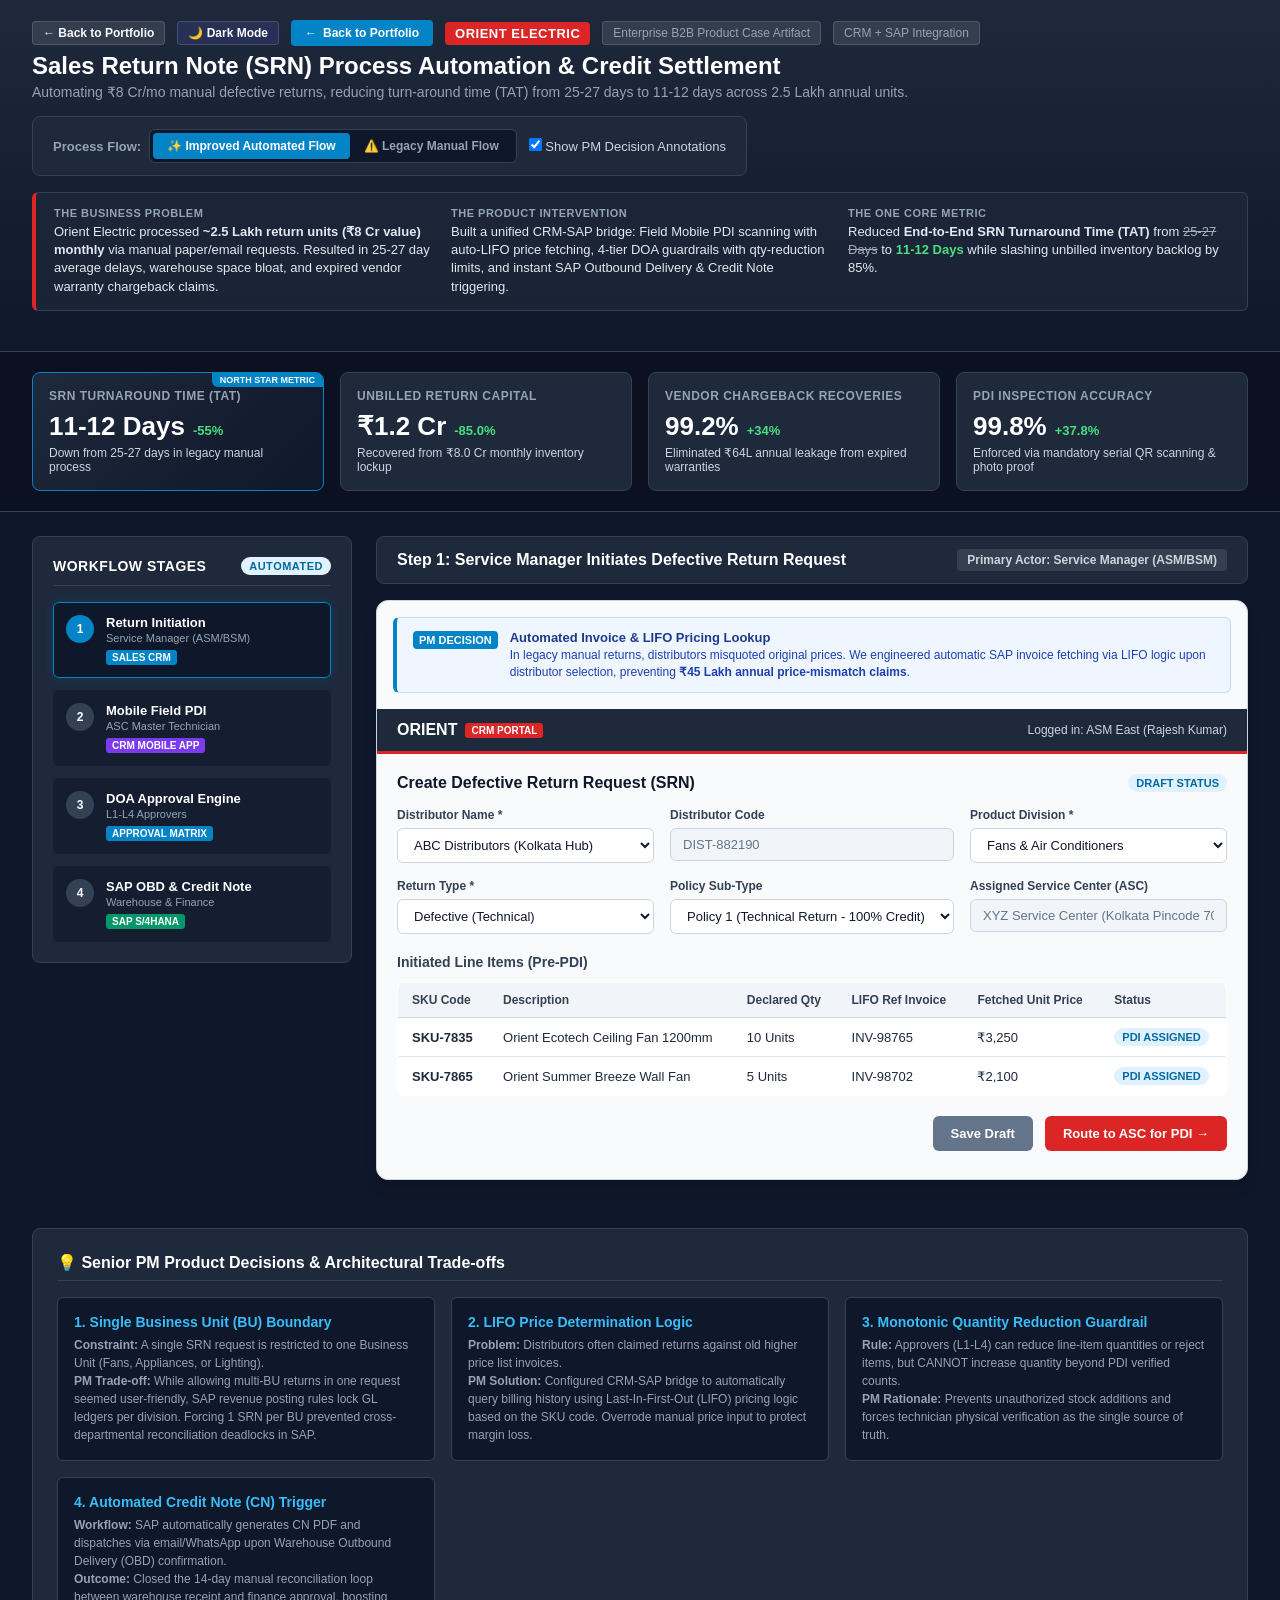
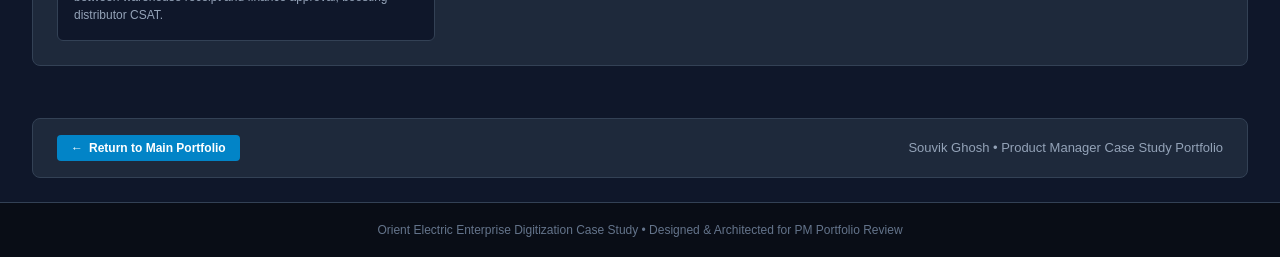
<file: orient.html>
<!DOCTYPE html>
<html lang="en">
<head>
  <meta charset="UTF-8">
  <meta name="viewport" content="width=device-width, initial-scale=1.0">
  <title>Orient Electric — Sales Return Note (SRN) Automation & SAP Reconciliation | PM Portfolio Artifact</title>
  <script src="js/theme.js"></script>
  <style>
    :root {
      --bg-primary: #0f172a;
      --bg-surface: #1e293b;
      --bg-card: #0f172a;
      --bg-app: #f8fafc;
      --text-main: #0f172a;
      --text-muted: #64748b;
      --text-light: #f8fafc;
      --orient-red: #dc2626;
      --orient-red-hover: #b91c1c;
      --sap-blue: #0284c7;
      --sap-blue-light: #e0f2fe;
      --success: #16a34a;
      --success-light: #dcfce7;
      --warning: #d97706;
      --warning-light: #fef3c7;
      --danger: #dc2626;
      --danger-light: #fee2e2;
      --border: #cbd5e1;
      --border-dark: #334155;
      --shadow-sm: 0 1px 2px 0 rgb(0 0 0 / 0.05);
      --shadow-md: 0 4px 6px -1px rgb(0 0 0 / 0.1), 0 2px 4px -2px rgb(0 0 0 / 0.1);
      --shadow-lg: 0 10px 15px -3px rgb(0 0 0 / 0.1), 0 4px 6px -4px rgb(0 0 0 / 0.1);
      --radius: 8px;
    }

    * {
      box-sizing: border-box;
      margin: 0;
      padding: 0;
      font-family: -apple-system, BlinkMacSystemFont, "Segoe UI", Roboto, Helvetica, Arial, sans-serif;
    }

    body {
      background-color: var(--bg-primary);
      color: var(--text-light);
      min-height: 100vh;
      display: flex;
      flex-direction: column;
    }

    /* Top Portfolio Header */
    header.portfolio-header {
      background: linear-gradient(180deg, #1e293b 0%, #0f172a 100%);
      border-bottom: 1px solid var(--border-dark);
      padding: 20px 32px;
    }

    .header-top {
      display: flex;
      justify-content: space-between;
      align-items: flex-start;
      margin-bottom: 16px;
      flex-wrap: wrap;
      gap: 16px;
    }

    .brand-meta {
      display: flex;
      align-items: center;
      gap: 12px;
      flex-wrap: wrap;
    }

    .brand-badge {
      background-color: var(--orient-red);
      color: white;
      font-weight: 800;
      font-size: 13px;
      padding: 4px 10px;
      border-radius: 4px;
      letter-spacing: 0.5px;
      text-transform: uppercase;
    }

    .portfolio-tag {
      background-color: rgba(255,255,255,0.1);
      color: #94a3b8;
      font-size: 12px;
      padding: 4px 10px;
      border-radius: 4px;
      border: 1px solid rgba(255,255,255,0.15);
    }

    .btn-back-portfolio {
      background: var(--sap-blue);
      color: white;
      font-size: 12px;
      font-weight: 700;
      padding: 6px 14px;
      border-radius: 4px;
      text-decoration: none;
      transition: all 0.2s ease;
      display: inline-flex;
      align-items: center;
      gap: 6px;
    }

    .btn-back-portfolio:hover {
      background: #0369a1;
      transform: translateX(-2px);
    }

    .project-title {
      font-size: 24px;
      font-weight: 700;
      color: white;
      margin-top: 6px;
    }

    .project-subtitle {
      color: #94a3b8;
      font-size: 14px;
      margin-top: 4px;
    }

    /* Hiring Manager 90-Sec Summary Box */
    .summary-card {
      background: rgba(30, 41, 59, 0.7);
      border: 1px solid var(--border-dark);
      border-left: 4px solid var(--orient-red);
      border-radius: 6px;
      padding: 14px 18px;
      margin-bottom: 20px;
      display: grid;
      grid-template-columns: repeat(auto-fit, minmax(240px, 1fr));
      gap: 16px;
    }

    .summary-item h4 {
      font-size: 11px;
      text-transform: uppercase;
      letter-spacing: 0.5px;
      color: #94a3b8;
      margin-bottom: 4px;
    }

    .summary-item p {
      font-size: 13px;
      line-height: 1.4;
      color: #e2e8f0;
    }

    .metric-value-highlight {
      color: #4ade80;
      font-weight: 700;
    }

    /* Control Toolbar */
    .toolbar {
      display: flex;
      justify-content: space-between;
      align-items: center;
      background: var(--bg-surface);
      border: 1px solid var(--border-dark);
      padding: 12px 20px;
      border-radius: 8px;
      flex-wrap: wrap;
      gap: 12px;
    }

    .mode-toggle, .view-toggle, .anno-toggle {
      display: flex;
      align-items: center;
      gap: 8px;
      font-size: 13px;
    }

    .btn-group {
      display: inline-flex;
      background: #0f172a;
      padding: 3px;
      border-radius: 6px;
      border: 1px solid var(--border-dark);
    }

    .btn-toggle {
      background: transparent;
      border: none;
      color: #94a3b8;
      padding: 6px 14px;
      font-size: 12px;
      font-weight: 600;
      border-radius: 4px;
      cursor: pointer;
      transition: all 0.2s;
    }

    .btn-toggle.active {
      background: var(--sap-blue);
      color: white;
      box-shadow: 0 1px 3px rgba(0,0,0,0.3);
    }

    .btn-toggle.active.legacy {
      background: #475569;
      color: white;
    }

    /* Metric Impact Dashboard Bar */
    .metrics-bar {
      display: grid;
      grid-template-columns: repeat(4, 1fr);
      gap: 16px;
      padding: 20px 32px;
      background-color: #0b1120;
      border-bottom: 1px solid var(--border-dark);
    }

    .metric-card {
      background: var(--bg-surface);
      border: 1px solid var(--border-dark);
      border-radius: 8px;
      padding: 16px;
      position: relative;
      overflow: hidden;
    }

    .metric-card.north-star {
      border: 1px solid var(--sap-blue);
      background: linear-gradient(135deg, #1e293b 0%, #0f172a 100%);
    }

    .metric-card.north-star::before {
      content: "NORTH STAR METRIC";
      position: absolute;
      top: 0;
      right: 0;
      background: var(--sap-blue);
      color: white;
      font-size: 9px;
      font-weight: 800;
      padding: 2px 8px;
      border-bottom-left-radius: 6px;
    }

    .metric-label {
      font-size: 12px;
      color: #94a3b8;
      text-transform: uppercase;
      letter-spacing: 0.5px;
      font-weight: 600;
    }

    .metric-main-val {
      font-size: 26px;
      font-weight: 800;
      margin: 8px 0 4px 0;
      color: white;
      display: flex;
      align-items: baseline;
      gap: 8px;
    }

    .metric-delta {
      font-size: 13px;
      font-weight: 700;
      color: #4ade80;
    }

    .metric-delta.negative {
      color: #f87171;
    }

    .metric-subtext {
      font-size: 12px;
      color: #cbd5e1;
    }

    /* App Container */
    main.app-viewport {
      flex: 1;
      padding: 24px 32px;
      display: grid;
      grid-template-columns: 320px 1fr;
      gap: 24px;
      background-color: #0f172a;
    }

    /* Workflow Sidebar Tracker */
    .flow-stepper {
      background: var(--bg-surface);
      border: 1px solid var(--border-dark);
      border-radius: 8px;
      padding: 20px;
      height: fit-content;
    }

    .stepper-header {
      font-size: 14px;
      font-weight: 700;
      color: white;
      text-transform: uppercase;
      letter-spacing: 0.5px;
      margin-bottom: 16px;
      padding-bottom: 10px;
      border-bottom: 1px solid var(--border-dark);
      display: flex;
      justify-content: space-between;
      align-items: center;
    }

    .step-list {
      display: flex;
      flex-direction: column;
      gap: 12px;
      position: relative;
    }

    .step-item {
      display: flex;
      gap: 12px;
      padding: 12px;
      border-radius: 6px;
      background: rgba(15, 23, 42, 0.6);
      border: 1px solid transparent;
      cursor: pointer;
      transition: all 0.2s;
    }

    .step-item:hover {
      background: rgba(30, 41, 59, 0.9);
      border-color: var(--border-dark);
    }

    .step-item.active {
      background: var(--bg-primary);
      border-color: var(--sap-blue);
      box-shadow: 0 0 12px rgba(2, 132, 199, 0.2);
    }

    .step-num {
      width: 28px;
      height: 28px;
      border-radius: 50%;
      background: #334155;
      color: white;
      display: flex;
      align-items: center;
      justify-content: center;
      font-size: 12px;
      font-weight: 700;
      flex-shrink: 0;
    }

    .step-item.active .step-num {
      background: var(--sap-blue);
    }

    .step-item.completed .step-num {
      background: var(--success);
    }

    .step-info {
      flex: 1;
    }

    .step-title {
      font-size: 13px;
      font-weight: 700;
      color: white;
    }

    .step-role {
      font-size: 11px;
      color: #94a3b8;
      margin-top: 2px;
    }

    .step-system {
      display: inline-block;
      font-size: 10px;
      font-weight: 700;
      padding: 2px 6px;
      border-radius: 3px;
      margin-top: 6px;
      text-transform: uppercase;
    }

    .sys-crm { background: #0284c7; color: white; }
    .sys-mobile { background: #7c3aed; color: white; }
    .sys-sap { background: #059669; color: white; }
    .sys-wh { background: #d97706; color: white; }

    /* Interactive Screen Canvas */
    .screen-stage {
      display: flex;
      flex-direction: column;
      gap: 16px;
    }

    .stage-header {
      display: flex;
      justify-content: space-between;
      align-items: center;
      background: var(--bg-surface);
      border: 1px solid var(--border-dark);
      padding: 12px 20px;
      border-radius: 8px;
    }

    .stage-title-wrap {
      display: flex;
      align-items: center;
      gap: 12px;
    }

    .stage-title {
      font-size: 16px;
      font-weight: 700;
      color: white;
    }

    .stage-actor-badge {
      background: rgba(255,255,255,0.1);
      color: #cbd5e1;
      font-size: 12px;
      padding: 4px 10px;
      border-radius: 4px;
      font-weight: 600;
    }

    /* Screen Frame Rendering */
    .prototype-container {
      background: var(--bg-app);
      border-radius: 12px;
      min-height: 580px;
      box-shadow: var(--shadow-lg);
      border: 1px solid #cbd5e1;
      color: var(--text-main);
      position: relative;
      overflow: hidden;
      display: flex;
      flex-direction: column;
    }

    /* PM Decision Callout Layer */
    .pm-annotation-banner {
      background: #eff6ff;
      border: 1px solid #bfdbfe;
      border-left: 4px solid var(--sap-blue);
      padding: 12px 16px;
      margin: 16px;
      border-radius: 6px;
      display: flex;
      gap: 12px;
      align-items: flex-start;
    }

    .pm-icon {
      background: var(--sap-blue);
      color: white;
      font-size: 11px;
      font-weight: 800;
      padding: 3px 6px;
      border-radius: 4px;
      flex-shrink: 0;
      margin-top: 1px;
    }

    .pm-annotation-content h5 {
      font-size: 13px;
      font-weight: 700;
      color: #1e3a8a;
      margin-bottom: 2px;
    }

    .pm-annotation-content p {
      font-size: 12px;
      color: #1e40af;
      line-height: 1.4;
    }

    /* Legacy Mode Banner */
    .legacy-alert-banner {
      background: #fff7ed;
      border: 1px solid #fed7aa;
      border-left: 4px solid #f97316;
      padding: 12px 16px;
      margin: 16px;
      border-radius: 6px;
      display: flex;
      gap: 12px;
      align-items: flex-start;
    }

    .legacy-alert-content h5 {
      font-size: 13px;
      font-weight: 700;
      color: #9a3412;
      margin-bottom: 2px;
    }

    .legacy-alert-content p {
      font-size: 12px;
      color: #c2410c;
      line-height: 1.4;
    }

    /* Mock Screen UI Elements */
    .crm-navbar {
      background: #1e293b;
      color: white;
      padding: 12px 20px;
      display: flex;
      justify-content: space-between;
      align-items: center;
      border-bottom: 3px solid var(--orient-red);
    }

    .crm-brand {
      font-weight: 800;
      font-size: 16px;
      display: flex;
      align-items: center;
      gap: 8px;
    }

    .crm-brand span {
      background: var(--orient-red);
      color: white;
      padding: 2px 6px;
      border-radius: 3px;
      font-size: 10px;
    }

    .crm-user-profile {
      font-size: 12px;
      color: #cbd5e1;
    }

    .screen-content {
      padding: 20px;
      flex: 1;
      overflow-y: auto;
    }

    /* Common Form & Table Controls */
    .form-grid {
      display: grid;
      grid-template-columns: repeat(3, 1fr);
      gap: 16px;
      margin-bottom: 20px;
    }

    .form-group {
      display: flex;
      flex-direction: column;
      gap: 6px;
    }

    .form-group label {
      font-size: 12px;
      font-weight: 700;
      color: #334155;
    }

    .form-group input, .form-group select {
      padding: 8px 12px;
      border: 1px solid var(--border);
      border-radius: 6px;
      font-size: 13px;
      background-color: white;
      color: #0f172a;
    }

    .form-group input[readonly] {
      background-color: #f1f5f9;
      color: #64748b;
    }

    .data-table {
      width: 100%;
      border-collapse: collapse;
      font-size: 13px;
      margin-top: 12px;
      background: white;
      border: 1px solid var(--border);
      border-radius: 6px;
      overflow: hidden;
    }

    .data-table th {
      background: #f1f5f9;
      color: #334155;
      font-weight: 700;
      text-align: left;
      padding: 10px 14px;
      border-bottom: 1px solid var(--border);
      font-size: 12px;
    }

    .data-table td {
      padding: 10px 14px;
      border-bottom: 1px solid #e2e8f0;
      color: #1e293b;
    }

    .badge {
      display: inline-block;
      padding: 3px 8px;
      border-radius: 12px;
      font-size: 11px;
      font-weight: 700;
      text-transform: uppercase;
    }

    .badge-pdi { background: #e0f2fe; color: #0369a1; }
    .badge-approval { background: #fef3c7; color: #b45309; }
    .badge-pickup { background: #fae8ff; color: #86198f; }
    .badge-cn { background: #dcfce7; color: #15803d; }
    .badge-reject { background: #fee2e2; color: #b91c1c; }

    /* Mobile Frame Styling for Step 2 */
    .mobile-frame-wrapper {
      display: flex;
      justify-content: center;
      padding: 20px 0;
    }

    .mobile-frame {
      width: 340px;
      background: #1e293b;
      border-radius: 36px;
      padding: 12px;
      box-shadow: 0 20px 25px -5px rgb(0 0 0 / 0.4);
      border: 4px solid #334155;
    }

    .mobile-screen {
      background: #f8fafc;
      border-radius: 26px;
      overflow: hidden;
      min-height: 520px;
      display: flex;
      flex-direction: column;
    }

    .mobile-header {
      background: #0f172a;
      color: white;
      padding: 16px 14px 12px 14px;
      text-align: center;
      font-size: 14px;
      font-weight: 700;
    }

    .mobile-body {
      padding: 14px;
      flex: 1;
      display: flex;
      flex-direction: column;
      gap: 12px;
    }

    .scanner-box {
      background: #0f172a;
      border: 2px dashed #0284c7;
      border-radius: 8px;
      height: 120px;
      display: flex;
      flex-direction: column;
      align-items: center;
      justify-content: center;
      color: white;
      gap: 6px;
      cursor: pointer;
    }

    .photo-upload-grid {
      display: grid;
      grid-template-columns: repeat(3, 1fr);
      gap: 8px;
    }

    .photo-placeholder {
      aspect-ratio: 1;
      background: #e2e8f0;
      border-radius: 6px;
      display: flex;
      align-items: center;
      justify-content: center;
      font-size: 10px;
      color: #64748b;
      font-weight: 600;
      border: 1px dashed #94a3b8;
    }

    .photo-placeholder.has-image {
      background: #bfdbfe;
      color: #1e40af;
      border-style: solid;
    }

    /* Action Buttons */
    .btn-action {
      background: var(--orient-red);
      color: white;
      border: none;
      padding: 10px 18px;
      font-size: 13px;
      font-weight: 700;
      border-radius: 6px;
      cursor: pointer;
      transition: background 0.2s;
      display: inline-flex;
      align-items: center;
      gap: 8px;
    }

    .btn-action:hover {
      background: var(--orient-red-hover);
    }

    .btn-secondary {
      background: #64748b;
      color: white;
      border: none;
      padding: 10px 18px;
      font-size: 13px;
      font-weight: 700;
      border-radius: 6px;
      cursor: pointer;
    }

    .btn-success {
      background: var(--success);
      color: white;
      border: none;
      padding: 10px 18px;
      font-size: 13px;
      font-weight: 700;
      border-radius: 6px;
      cursor: pointer;
    }

    /* PM Rationales & Deep Dive Section */
    .pm-deepdive-section {
      margin-top: 24px;
      background: var(--bg-surface);
      border: 1px solid var(--border-dark);
      border-radius: 8px;
      padding: 24px;
    }

    .deepdive-header {
      font-size: 16px;
      font-weight: 700;
      color: white;
      margin-bottom: 16px;
      padding-bottom: 8px;
      border-bottom: 1px solid var(--border-dark);
      display: flex;
      align-items: center;
      gap: 8px;
    }

    .decision-grid {
      display: grid;
      grid-template-columns: repeat(auto-fit, minmax(300px, 1fr));
      gap: 16px;
    }

    .decision-card {
      background: #0f172a;
      border: 1px solid var(--border-dark);
      border-radius: 6px;
      padding: 16px;
    }

    .decision-card h4 {
      color: #38bdf8;
      font-size: 14px;
      margin-bottom: 6px;
    }

    .decision-card p {
      color: #94a3b8;
      font-size: 12px;
      line-height: 1.5;
    }

    /* Footer Navigation */
    .bottom-nav-bar {
      margin: 20px 32px 0 32px;
      padding: 16px 24px;
      background: var(--bg-surface);
      border: 1px solid var(--border-dark);
      border-radius: 8px;
      display: flex;
      justify-content: space-between;
      align-items: center;
    }

    /* Footer */
    footer.portfolio-footer {
      text-align: center;
      padding: 20px;
      color: #64748b;
      font-size: 12px;
      border-top: 1px solid var(--border-dark);
      background: #090d16;
      margin-top: 24px;
    }

    /* Responsive adjustment */
    @media (max-width: 1024px) {
    /* LIGHT MODE OVERRIDES FOR THEME SYNCHRONIZATION */
    [data-theme="light"] {
      --bg-primary: #f8fafc;
      --bg-surface: #ffffff;
      --bg-card: #ffffff;
      --text-main: #0f172a;
      --text-muted: #475569;
      --text-light: #0f172a;
      --border-dark: #cbd5e1;
    }
    [data-theme="light"] header.portfolio-header {
      background: #ffffff;
      border-bottom: 1px solid #cbd5e1;
    }
    [data-theme="light"] .metrics-bar {
      background-color: #f1f5f9;
      border-bottom: 1px solid #cbd5e1;
    }
  </style>
  <script>
    function initThemeSync() {
      const savedTheme = localStorage.getItem('pm_portfolio_theme') || 'dark';
      document.documentElement.setAttribute('data-theme', savedTheme);
      updateThemeUI(savedTheme);
    }

    function toggleThemeSync() {
      const currentTheme = document.documentElement.getAttribute('data-theme') || 'dark';
      const newTheme = currentTheme === 'dark' ? 'light' : 'dark';
      document.documentElement.setAttribute('data-theme', newTheme);
      localStorage.setItem('pm_portfolio_theme', newTheme);
      updateThemeUI(newTheme);
    }

    function updateThemeUI(theme) {
      const btn = document.getElementById('pageThemeToggleBtn');
      if (btn) {
        btn.innerHTML = theme === 'light' ? '☀️ Light Mode' : '🌙 Dark Mode';
      }
    }

    document.addEventListener('DOMContentLoaded', initThemeSync);
  </script>
</head>
<body>

  <!-- Portfolio Header -->
  <header class="portfolio-header">
    <div class="header-top">
      <div>
        <div class="brand-meta">
          <a href="index.html" class="portfolio-tag" style="text-decoration:none; color:inherit; font-weight:700;">← Back to Portfolio</a>
          <button id="pageThemeToggleBtn" onclick="toggleThemeSync()" class="portfolio-tag" style="cursor:pointer; background:rgba(99,102,241,0.15); color:var(--text-light); font-weight:700;">🌙 Dark Mode</button>
          <a href="index.html#case-studies" class="btn-back-portfolio">
            ← <strong>Back to Portfolio</strong>
          </a>
          <span class="brand-badge">Orient Electric</span>
          <span class="portfolio-tag">Enterprise B2B Product Case Artifact</span>
          <span class="portfolio-tag">CRM + SAP Integration</span>
        </div>
        <h1 class="project-title">Sales Return Note (SRN) Process Automation & Credit Settlement</h1>
        <p class="project-subtitle">Automating ₹8 Cr/mo manual defective returns, reducing turn-around time (TAT) from 25-27 days to 11-12 days across 2.5 Lakh annual units.</p>
      </div>
      <div>
        <div class="toolbar">
          <div class="mode-toggle">
            <span style="color:#94a3b8; font-weight:600;">Process Flow:</span>
            <div class="btn-group">
              <button class="btn-toggle active" id="btn-improved" onclick="setFlowMode('improved')">✨ Improved Automated Flow</button>
              <button class="btn-toggle legacy" id="btn-legacy" onclick="setFlowMode('legacy')">⚠️ Legacy Manual Flow</button>
            </div>
          </div>
          <div class="anno-toggle">
            <label style="color:#cbd5e1; cursor:pointer;">
              <input type="checkbox" id="chk-annotations" checked onchange="toggleAnnotations()"> Show PM Decision Annotations
            </label>
          </div>
        </div>
      </div>
    </div>

    <!-- 90-Second Hiring Manager Executive Summary -->
    <div class="summary-card">
      <div class="summary-item">
        <h4>The Business Problem</h4>
        <p>Orient Electric processed <strong>~2.5 Lakh return units (₹8 Cr value) monthly</strong> via manual paper/email requests. Resulted in 25-27 day average delays, warehouse space bloat, and expired vendor warranty chargeback claims.</p>
      </div>
      <div class="summary-item">
        <h4>The Product Intervention</h4>
        <p>Built a unified CRM-SAP bridge: Field Mobile PDI scanning with auto-LIFO price fetching, 4-tier DOA guardrails with qty-reduction limits, and instant SAP Outbound Delivery & Credit Note triggering.</p>
      </div>
      <div class="summary-item">
        <h4>The One Core Metric</h4>
        <p>Reduced <strong>End-to-End SRN Turnaround Time (TAT)</strong> from <span style="text-decoration:line-through; opacity:0.7;">25-27 Days</span> to <span class="metric-value-highlight">11-12 Days</span> while slashing unbilled inventory backlog by 85%.</p>
      </div>
    </div>
  </header>

  <!-- Metrics Bar -->
  <section class="metrics-bar">
    <div class="metric-card north-star">
      <div class="metric-label">SRN Turnaround Time (TAT)</div>
      <div class="metric-main-val">11-12 Days <span class="metric-delta">-55%</span></div>
      <div class="metric-subtext">Down from 25-27 days in legacy manual process</div>
    </div>
    <div class="metric-card">
      <div class="metric-label">Unbilled Return Capital</div>
      <div class="metric-main-val">₹1.2 Cr <span class="metric-delta">-85.0%</span></div>
      <div class="metric-subtext">Recovered from ₹8.0 Cr monthly inventory lockup</div>
    </div>
    <div class="metric-card">
      <div class="metric-label">Vendor Chargeback Recoveries</div>
      <div class="metric-main-val">99.2% <span class="metric-delta">+34%</span></div>
      <div class="metric-subtext">Eliminated ₹64L annual leakage from expired warranties</div>
    </div>
    <div class="metric-card">
      <div class="metric-label">PDI Inspection Accuracy</div>
      <div class="metric-main-val">99.8% <span class="metric-delta">+37.8%</span></div>
      <div class="metric-subtext">Enforced via mandatory serial QR scanning & photo proof</div>
    </div>
  </section>

  <!-- Main Interactive Viewport -->
  <main class="app-viewport">
    
    <!-- Sidebar Workflow Stepper -->
    <aside class="flow-stepper">
      <div class="stepper-header">
        <span>Workflow Stages</span>
        <span id="flow-mode-badge" class="badge badge-pdi">AUTOMATED</span>
      </div>
      <div class="step-list">
        
        <div class="step-item active" id="step-btn-1" onclick="switchStep(1)">
          <div class="step-num">1</div>
          <div class="step-info">
            <div class="step-title">Return Initiation</div>
            <div class="step-role">Service Manager (ASM/BSM)</div>
            <span class="step-system sys-crm">Sales CRM</span>
          </div>
        </div>

        <div class="step-item" id="step-btn-2" onclick="switchStep(2)">
          <div class="step-num">2</div>
          <div class="step-info">
            <div class="step-title">Mobile Field PDI</div>
            <div class="step-role">ASC Master Technician</div>
            <span class="step-system sys-mobile">CRM Mobile App</span>
          </div>
        </div>

        <div class="step-item" id="step-btn-3" onclick="switchStep(3)">
          <div class="step-num">3</div>
          <div class="step-info">
            <div class="step-title">DOA Approval Engine</div>
            <div class="step-role">L1-L4 Approvers</div>
            <span class="step-system sys-crm">Approval Matrix</span>
          </div>
        </div>

        <div class="step-item" id="step-btn-4" onclick="switchStep(4)">
          <div class="step-num">4</div>
          <div class="step-info">
            <div class="step-title">SAP OBD & Credit Note</div>
            <div class="step-role">Warehouse & Finance</div>
            <span class="step-system sys-sap">SAP S/4HANA</span>
          </div>
        </div>

      </div>
    </aside>

    <!-- Stage Canvas Screen -->
    <section class="screen-stage">
      <div class="stage-header">
        <div class="stage-title-wrap">
          <span class="stage-title" id="stage-title">Step 1: Service Manager Initiates Return Request</span>
        </div>
        <div class="stage-actor-badge" id="stage-actor">Primary Actor: Service Manager (ASM)</div>
      </div>

      <!-- Prototype Screen Container -->
      <div class="prototype-container" id="prototype-container">
        <!-- Content will be rendered dynamically by JavaScript -->
      </div>
    </section>

  </main>

  <!-- PM Thinking & Product Decision Matrix -->
  <section style="padding: 0 32px 32px 32px;">
    <div class="pm-deepdive-section">
      <div class="deepdive-header">
        💡 Senior PM Product Decisions & Architectural Trade-offs
      </div>
      <div class="decision-grid">
        <div class="decision-card">
          <h4>1. Single Business Unit (BU) Boundary</h4>
          <p><strong>Constraint:</strong> A single SRN request is restricted to one Business Unit (Fans, Appliances, or Lighting).<br>
          <strong>PM Trade-off:</strong> While allowing multi-BU returns in one request seemed user-friendly, SAP revenue posting rules lock GL ledgers per division. Forcing 1 SRN per BU prevented cross-departmental reconciliation deadlocks in SAP.</p>
        </div>
        <div class="decision-card">
          <h4>2. LIFO Price Determination Logic</h4>
          <p><strong>Problem:</strong> Distributors often claimed returns against old higher price list invoices.<br>
          <strong>PM Solution:</strong> Configured CRM-SAP bridge to automatically query billing history using Last-In-First-Out (LIFO) pricing logic based on the SKU code. Overrode manual price input to protect margin loss.</p>
        </div>
        <div class="decision-card">
          <h4>3. Monotonic Quantity Reduction Guardrail</h4>
          <p><strong>Rule:</strong> Approvers (L1-L4) can reduce line-item quantities or reject items, but CANNOT increase quantity beyond PDI verified counts.<br>
          <strong>PM Rationale:</strong> Prevents unauthorized stock additions and forces technician physical verification as the single source of truth.</p>
        </div>
        <div class="decision-card">
          <h4>4. Automated Credit Note (CN) Trigger</h4>
          <p><strong>Workflow:</strong> SAP automatically generates CN PDF and dispatches via email/WhatsApp upon Warehouse Outbound Delivery (OBD) confirmation.<br>
          <strong>Outcome:</strong> Closed the 14-day manual reconciliation loop between warehouse receipt and finance approval, boosting distributor CSAT.</p>
        </div>
      </div>
    </div>
  </section>

  <!-- Bottom Navigation Bar -->
  <div class="bottom-nav-bar">
    <a href="index.html" class="btn-back-portfolio">
      ← <strong>Return to Main Portfolio</strong>
    </a>
    <span style="font-size: 13px; color: #94a3b8;">Souvik Ghosh &bull; Product Manager Case Study Portfolio</span>
  </div>

  <footer class="portfolio-footer">
    Orient Electric Enterprise Digitization Case Study • Designed & Architected for PM Portfolio Review
  </footer>

  <script>
    // State management
    let currentStep = 1;
    let flowMode = 'improved'; // 'improved' or 'legacy'
    let showAnnotations = true;

    // Sample State Data for Interactive Prototype
    const sampleData = {
      distributor: 'ABC Distributors (Kolkata Hub)',
      distCode: 'DIST-882190',
      division: 'Fans & Air Conditioners',
      returnType: 'Defective',
      policy: 'Technical Return (Policy 1 - 100% Replacement)',
      skus: [
        { id: 'SKU-7835', name: 'Orient Ecotech Ceiling Fan 1200mm', serial: 'SN-89235467', qty: 10, pdiQty: 10, appQty: 8, price: '₹3,250', reason: 'Winding Burnout / Motor Noise', invoice: 'INV-98765' },
        { id: 'SKU-7865', name: 'Orient Summer Breeze Wall Fan', serial: 'SN-89235490', qty: 5, pdiQty: 5, appQty: 5, price: '₹2,100', reason: 'Blade Oscillating Failure', invoice: 'INV-98702' }
      ]
    };

    function setFlowMode(mode) {
      flowMode = mode;
      document.getElementById('btn-improved').classList.toggle('active', mode === 'improved');
      document.getElementById('btn-legacy').classList.toggle('active', mode === 'legacy');
      document.getElementById('flow-mode-badge').innerText = mode === 'improved' ? 'AUTOMATED' : 'LEGACY MANUAL';
      document.getElementById('flow-mode-badge').className = mode === 'improved' ? 'badge badge-pdi' : 'badge badge-reject';
      renderStep();
    }

    function toggleAnnotations() {
      showAnnotations = document.getElementById('chk-annotations').checked;
      renderStep();
    }

    function switchStep(stepNum) {
      currentStep = stepNum;
      for (let i = 1; i <= 4; i++) {
        const btn = document.getElementById(`step-btn-${i}`);
        btn.classList.toggle('active', i === stepNum);
        if (i < stepNum) btn.classList.add('completed');
        else btn.classList.remove('completed');
      }
      renderStep();
    }

    function renderStep() {
      const container = document.getElementById('prototype-container');
      const stageTitle = document.getElementById('stage-title');
      const stageActor = document.getElementById('stage-actor');

      if (flowMode === 'legacy') {
        renderLegacyView(container, stageTitle, stageActor);
        return;
      }

      switch(currentStep) {
        case 1:
          stageTitle.innerText = "Step 1: Service Manager Initiates Defective Return Request";
          stageActor.innerText = "Primary Actor: Service Manager (ASM/BSM)";
          renderStep1(container);
          break;
        case 2:
          stageTitle.innerText = "Step 2: ASC Technician Performs Field PDI Inspection";
          stageActor.innerText = "Primary Actor: ASC Technician (Mobile)";
          renderStep2(container);
          break;
        case 3:
          stageTitle.innerText = "Step 3: Multi-Level DOA Approval Engine";
          stageActor.innerText = "Primary Actor: DOA Approvers (L1 - L4)";
          renderStep3(container);
          break;
        case 4:
          stageTitle.innerText = "Step 4: SAP Return Order, Warehouse OBD & Credit Note";
          stageActor.innerText = "Primary Actor: Warehouse & SAP System";
          renderStep4(container);
          break;
      }
    }

    // --- STEP 1: RETURN INITIATION ---
    function renderStep1(container) {
      let html = '';
      if (showAnnotations) {
        html += `
          <div class="pm-annotation-banner">
            <span class="pm-icon">PM DECISION</span>
            <div class="pm-annotation-content">
              <h5>Automated Invoice & LIFO Pricing Lookup</h5>
              <p>In legacy manual returns, distributors misquoted original prices. We engineered automatic SAP invoice fetching via LIFO logic upon distributor selection, preventing <strong>₹45 Lakh annual price-mismatch claims</strong>.</p>
            </div>
          </div>
        `;
      }

      html += `
        <div class="crm-navbar">
          <div class="crm-brand">ORIENT <span>CRM PORTAL</span></div>
          <div class="crm-user-profile">Logged in: ASM East (Rajesh Kumar)</div>
        </div>
        <div class="screen-content">
          <div style="display:flex; justify-content:space-between; align-items:center; margin-bottom:16px;">
            <h3 style="font-size:16px; color:#0f172a;">Create Defective Return Request (SRN)</h3>
            <span class="badge badge-pdi">Draft Status</span>
          </div>

          <div class="form-grid">
            <div class="form-group">
              <label>Distributor Name *</label>
              <select onchange="updateDistributor(this.value)">
                <option value="ABC Distributors (Kolkata Hub)">ABC Distributors (Kolkata Hub)</option>
                <option value="Metro Electricals (Siliguri)">Metro Electricals (Siliguri)</option>
              </select>
            </div>
            <div class="form-group">
              <label>Distributor Code</label>
              <input type="text" value="${sampleData.distCode}" readonly />
            </div>
            <div class="form-group">
              <label>Product Division *</label>
              <select>
                <option>Fans & Air Conditioners</option>
                <option>Home Appliances</option>
                <option>Lighting & Switchgear</option>
              </select>
            </div>
            <div class="form-group">
              <label>Return Type *</label>
              <select>
                <option>Defective (Technical)</option>
                <option>Saleable (Commercial Return)</option>
              </select>
            </div>
            <div class="form-group">
              <label>Policy Sub-Type</label>
              <select>
                <option>Policy 1 (Technical Return - 100% Credit)</option>
                <option>Policy 2 (Minor Transit Defect - Repair)</option>
              </select>
            </div>
            <div class="form-group">
              <label>Assigned Service Center (ASC)</label>
              <input type="text" value="XYZ Service Center (Kolkata Pincode 700001)" readonly />
            </div>
          </div>

          <h4 style="font-size:14px; margin-bottom:10px; color:#334155;">Initiated Line Items (Pre-PDI)</h4>
          <table class="data-table">
            <thead>
              <tr>
                <th>SKU Code</th>
                <th>Description</th>
                <th>Declared Qty</th>
                <th>LIFO Ref Invoice</th>
                <th>Fetched Unit Price</th>
                <th>Status</th>
              </tr>
            </thead>
            <tbody>
              ${sampleData.skus.map(s => `
                <tr>
                  <td><strong>${s.id}</strong></td>
                  <td>${s.name}</td>
                  <td>${s.qty} Units</td>
                  <td>${s.invoice}</td>
                  <td>${s.price}</td>
                  <td><span class="badge badge-pdi">PDI Assigned</span></td>
                </tr>
              `).join('')}
            </tbody>
          </table>

          <div style="margin-top:20px; display:flex; justify-content:flex-end; gap:12px;">
            <button class="btn-secondary">Save Draft</button>
            <button class="btn-action" onclick="switchStep(2)">Route to ASC for PDI →</button>
          </div>
        </div>
      `;
      container.innerHTML = html;
    }

    // --- STEP 2: FIELD MOBILE PDI ---
    function renderStep2(container) {
      let html = '';
      if (showAnnotations) {
        html += `
          <div class="pm-annotation-banner">
            <span class="pm-icon">PM DECISION</span>
            <div class="pm-annotation-content">
              <h5>Mobile-First Technician Inspection & QR Lock</h5>
              <p>Field technicians previously filled paper forms. The mobile PDI app mandates <strong>QR scanning of serial numbers and mandatory photo uploads</strong> of serial plate + defect site before CRM allows submission.</p>
            </div>
          </div>
        `;
      }

      html += `
        <div class="mobile-frame-wrapper">
          <div class="mobile-frame">
            <div class="mobile-screen">
              <div class="mobile-header">
                Orient ASC Service App
              </div>
              <div class="mobile-body">
                <div style="background:#e0f2fe; padding:8px 10px; border-radius:6px; font-size:11px; color:#0369a1; font-weight:600;">
                  SRN-2026-8891 • ABC Distributors
                </div>

                <div class="scanner-box" onclick="simulateScan()">
                  <div style="font-size:24px;">📷</div>
                  <div style="font-size:12px; font-weight:700;">Tap to Scan Serial QR Code</div>
                  <div style="font-size:10px; opacity:0.8;">Or auto-validate SKU</div>
                </div>

                <div style="font-size:12px; font-weight:700; color:#1e293b; margin-top:4px;">Item Details (SKU-7835)</div>
                
                <div class="form-group">
                  <label style="font-size:11px;">Scanned Serial No.</label>
                  <input type="text" value="SN-89235467" id="mob-serial" style="padding:6px; font-size:12px;" />
                </div>

                <div class="form-group">
                  <label style="font-size:11px;">Defect Category</label>
                  <select style="padding:6px; font-size:12px;">
                    <option>Winding Burnout / Motor Noise</option>
                    <option>Bearing Jam</option>
                    <option>Physical Transit Damage</option>
                  </select>
                </div>

                <div style="font-size:11px; font-weight:700; color:#334155;">Upload Defect Proof Photos (Mandatory)</div>
                <div class="photo-upload-grid">
                  <div class="photo-placeholder has-image">✓ Serial Plate</div>
                  <div class="photo-placeholder has-image">✓ Defect Area</div>
                  <div class="photo-placeholder">+ Add Photo</div>
                </div>

                <div style="margin-top:auto; padding-top:10px;">
                  <button class="btn-action" style="width:100%; justify-content:center;" onclick="switchStep(3)">Submit PDI Report →</button>
                </div>
              </div>
            </div>
          </div>
        </div>
      `;
      container.innerHTML = html;
    }

    // --- STEP 3: DOA APPROVAL ENGINE ---
    function renderStep3(container) {
      let html = '';
      if (showAnnotations) {
        html += `
          <div class="pm-annotation-banner">
            <span class="pm-icon">PM DECISION</span>
            <div class="pm-annotation-content">
              <h5>Quantity Reduction Guardrail & Multi-Level DOA</h5>
              <p>Approvers can only reduce quantities or reject line items—never increase them. If an approver rejects a line item, mandatory comments are logged to maintain full audit trails in compliance with Orient Delegation of Authority (DOA).</p>
            </div>
          </div>
        `;
      }

      html += `
        <div class="crm-navbar">
          <div class="crm-brand">ORIENT <span>DOA APPROVAL PORTAL</span></div>
          <div class="crm-user-profile">Logged in: L2 Approver (Service Head)</div>
        </div>
        <div class="screen-content">
          <div style="display:flex; justify-content:space-between; align-items:center; margin-bottom:16px;">
            <div>
              <h3 style="font-size:16px; color:#0f172a;">SRN Approval Case: #RR-123056</h3>
              <p style="font-size:12px; color:#64748b;">Distributor: ABC Distributors • Initiated: 12-Dec-2026</p>
            </div>
            <span class="badge badge-approval">L2 Approval Pending</span>
          </div>

          <table class="data-table">
            <thead>
              <tr>
                <th>SKU & Name</th>
                <th>Declared Qty</th>
                <th>PDI Verified</th>
                <th>Approved Qty (DOA Limit)</th>
                <th>LIFO Price</th>
                <th>Total Value</th>
                <th>PDI Proof</th>
                <th>Action</th>
              </tr>
            </thead>
            <tbody>
              ${sampleData.skus.map((s, idx) => `
                <tr>
                  <td><strong>${s.id}</strong><br><span style="font-size:11px; color:#64748b;">${s.name}</span></td>
                  <td>${s.qty}</td>
                  <td><strong style="color:#0284c7;">${s.pdiQty}</strong></td>
                  <td>
                    <input type="number" value="${s.appQty}" max="${s.pdiQty}" min="0" style="width:60px; padding:4px;" onchange="updateQty(${idx}, this.value)" />
                  </td>
                  <td>${s.price}</td>
                  <td><strong>₹${(parseInt(s.price.replace(/[^0-9]/g, '')) * s.appQty).toLocaleString()}</strong></td>
                  <td><a href="#" onclick="alert('Viewing PDI Image proof for ${s.id}'); return false;" style="color:#0284c7; font-size:11px; font-weight:700;">View 2 Photos</a></td>
                  <td>
                    <span class="badge badge-cn">Approve</span>
                  </td>
                </tr>
              `).join('')}
            </tbody>
          </table>

          <div style="margin-top:16px; background:#f8fafc; padding:12px; border-radius:6px; border:1px solid #e2e8f0;">
            <label style="font-size:12px; font-weight:700; color:#334155;">Approver Audit Trail Comments</label>
            <input type="text" value="PDI verified. Adjusted SKU-7835 to 8 units based on physical coil condition." style="width:100%; margin-top:4px; padding:8px; font-size:12px;" />
          </div>

          <div style="margin-top:20px; display:flex; justify-content:flex-end; gap:12px;">
            <button class="btn-secondary" style="background:#b91c1c;">Send Back to ASC</button>
            <button class="btn-action" style="background:var(--success);" onclick="switchStep(4)">Approve & Trigger SAP Order →</button>
          </div>
        </div>
      `;
      container.innerHTML = html;
    }

    // --- STEP 4: SAP OBD & CREDIT NOTE ---
    function renderStep4(container) {
      let html = '';
      if (showAnnotations) {
        html += `
          <div class="pm-annotation-banner">
            <span class="pm-icon">PM DECISION</span>
            <div class="pm-annotation-content">
              <h5>Automated SAP OBD & Financial Credit Settlement</h5>
              <p>Once approved, CRM calls SAP S/4HANA APIs to generate an Outbound Delivery (OBD) for pickup. Upon warehouse scan, SAP automatically issues the financial Credit Note (CN) and emails the PDF directly to the distributor.</p>
            </div>
          </div>
        `;
      }

      html += `
        <div class="crm-navbar">
          <div class="crm-brand">SAP S/4HANA <span>ENTERPRISE INTEGRATION</span></div>
          <div class="crm-user-profile">Status: Connected Live via SAP Gateway</div>
        </div>
        <div class="screen-content">
          <div style="background:#dcfce7; border:1px solid #86efac; border-radius:6px; padding:16px; margin-bottom:16px; display:flex; justify-content:space-between; align-items:center;">
            <div>
              <h4 style="color:#15803d; font-size:15px;">✓ Return Order Created & Credit Note Issued</h4>
              <p style="color:#166534; font-size:12px;">SAP Return Order: #SO-9921048 | Delivery Challan: #DC-440192</p>
            </div>
            <button class="btn-success" onclick="alert('Downloading Credit Note PDF (CN-2026-9901.pdf)...')">📄 Download Credit Note PDF</button>
          </div>

          <div class="form-grid">
            <div class="form-group">
              <label>Credit Note Number</label>
              <input type="text" value="CN-2026-9901" readonly />
            </div>
            <div class="form-group">
              <label>Total Credit Amount</label>
              <input type="text" value="₹36,500" readonly style="font-weight:700; color:#15803d;" />
            </div>
            <div class="form-group">
              <label>Distributor Notification</label>
              <input type="text" value="Email & WhatsApp Sent ✓" readonly />
            </div>
          </div>

          <h4 style="font-size:14px; margin-bottom:10px; color:#334155;">Final Return Lifecycle Summary</h4>
          <table class="data-table">
            <thead>
              <tr>
                <th>Stage</th>
                <th>System</th>
                <th>Timestamp</th>
                <th>Status</th>
              </tr>
            </thead>
            <tbody>
              <tr>
                <td>SRN Creation</td>
                <td>Sales CRM</td>
                <td>12-Dec-2026 10:30 AM</td>
                <td><span class="badge badge-cn">Completed</span></td>
              </tr>
              <tr>
                <td>Field PDI Inspection</td>
                <td>CRM Mobile</td>
                <td>12-Dec-2026 02:15 PM</td>
                <td><span class="badge badge-cn">Completed</span></td>
              </tr>
              <tr>
                <td>DOA L2 Approval</td>
                <td>DOA Engine</td>
                <td>13-Dec-2026 11:00 AM</td>
                <td><span class="badge badge-cn">Completed</span></td>
              </tr>
              <tr>
                <td>SAP OBD Processing</td>
                <td>SAP S/4HANA</td>
                <td>14-Dec-2026 09:45 AM</td>
                <td><span class="badge badge-cn">Completed</span></td>
              </tr>
              <tr>
                <td>Credit Note Generation</td>
                <td>SAP Finance</td>
                <td>14-Dec-2026 04:30 PM</td>
                <td><span class="badge badge-cn">Issued (TAT: 2.2 Days)</span></td>
              </tr>
            </tbody>
          </table>
        </div>
      `;
      container.innerHTML = html;
    }

    // --- LEGACY MANUAL VIEW ---
    function renderLegacyView(container, stageTitle, stageActor) {
      stageTitle.innerText = "Legacy Manual Process (Pre-Automation)";
      stageActor.innerText = "Fragmented Manual Operations (Paper/Excel)";

      let html = `
        <div class="legacy-alert-banner">
          <span style="font-size:18px;">⚠️</span>
          <div class="legacy-alert-content">
            <h5>Legacy Process Friction Points (21 Days Avg TAT)</h5>
            <p>Manual paper forms, delayed email approvals, missing PDI photo verification, zero invoice price verification, and delayed SAP credit entries led to <strong>₹8 Crore in blocked capital</strong> and unhappy channel partners.</p>
          </div>
        </div>
        <div class="screen-content">
          <div style="background:#fff; border:1px dashed #cbd5e1; padding:20px; border-radius:8px;">
            <h4 style="color:#b91c1c; margin-bottom:12px;">Manual Paper Return Flow Problems:</h4>
            <ul style="margin-left:20px; font-size:13px; color:#475569; display:flex; flex-direction:column; gap:8px;">
              <li><strong>Paper Inspection Slips:</strong> ASC technicians filled handwritten slips, resulting in lost claims and 35% error rates.</li>
              <li><strong>Price Misquotation:</strong> Distributors claimed current MRP instead of invoiced prices, causing financial disputes.</li>
              <li><strong>Email Bottleneck:</strong> Approvals got stuck in inbox chains across 4 levels without SLA tracking.</li>
              <li><strong>Manual SAP Entry:</strong> Warehouse operators manually keyed in returns 14 days after physical receipt.</li>
            </ul>
          </div>
        </div>
      `;
      container.innerHTML = html;
    }

    function simulateScan() {
      alert("Simulating Camera QR Scan...\n\nVerified SKU: SKU-7835 (Orient Ecotech Ceiling Fan)\nSerial Number: SN-89235467\nStatus: Serial verified in SAP Sales Registry ✓");
    }

    function updateDistributor(val) {
      sampleData.distributor = val;
      renderStep();
    }

    function updateQty(index, val) {
      sampleData.skus[index].appQty = parseInt(val) || 0;
      renderStep();
    }

    // Initialize initial render
    renderStep();
  </script>
</body>
</html>
</file>
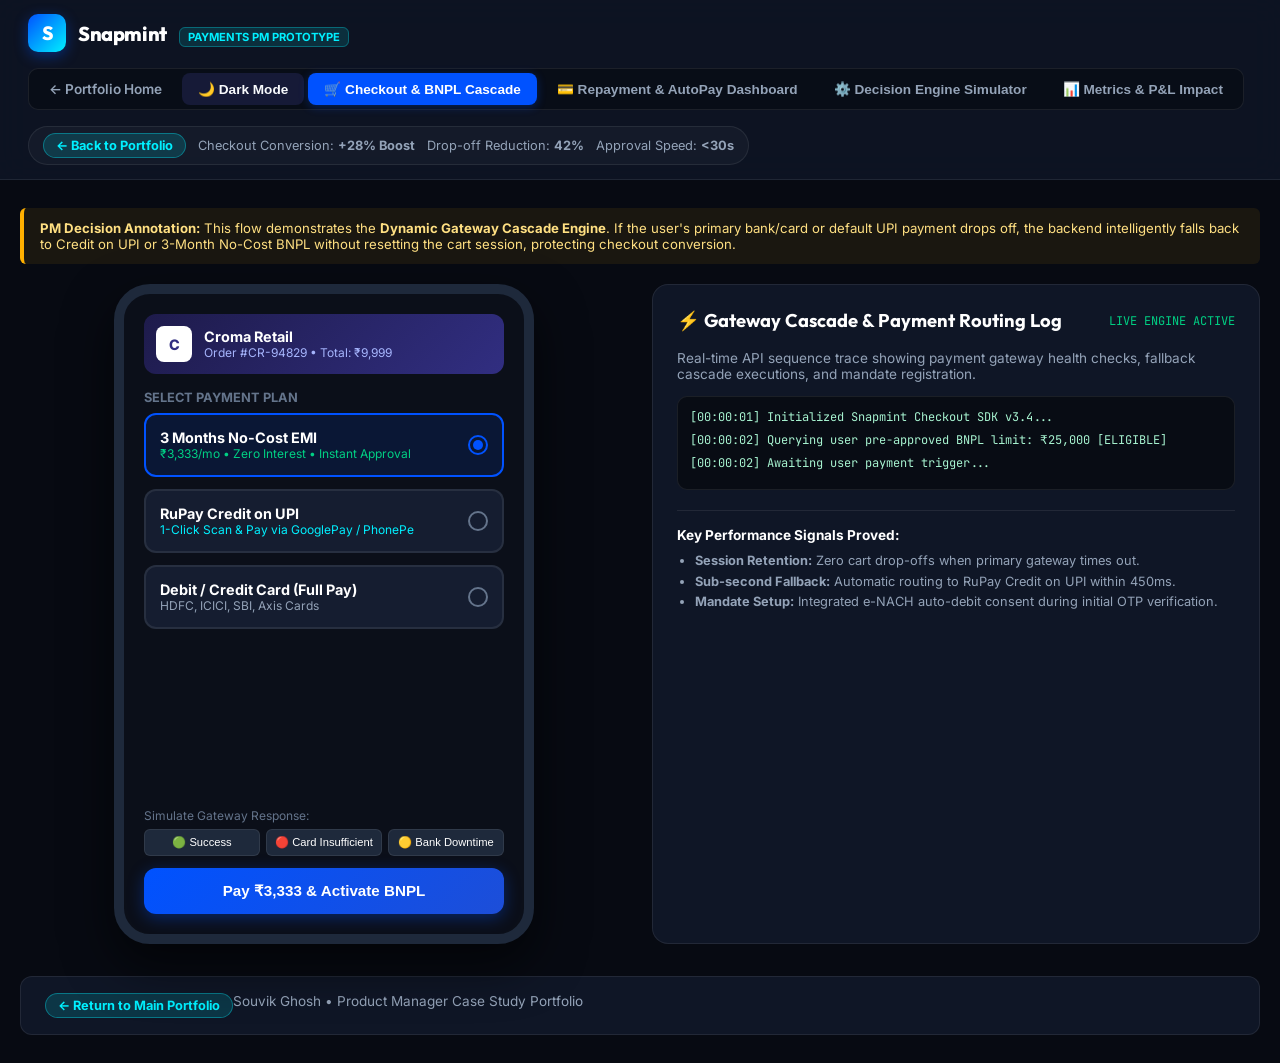
<file: snapmint.html>
<!DOCTYPE html>
<html lang="en">
<head>
  <meta charset="UTF-8">
  <meta name="viewport" content="width=device-width, initial-scale=1.0">
  <title>Snapmint Pay & Credit | PM Portfolio Prototype</title>
  <link rel="preconnect" href="https://fonts.googleapis.com">
  <link rel="preconnect" href="https://fonts.gstatic.com" crossorigin>
  <link href="https://fonts.googleapis.com/css2?family=Outfit:wght@400;500;600;700;800&family=Inter:wght@400;500;600;700&family=JetBrains+Mono:wght@400;600;700&display=swap" rel="stylesheet">
  <script src="js/theme.js"></script>
  <style>
    :root {
      --bg-dark: #070A12;
      --bg-surface: #0F1626;
      --bg-card: #151D30;
      --bg-card-hover: #1C2740;
      --border-light: rgba(255, 255, 255, 0.08);
      --border-accent: rgba(0, 82, 255, 0.3);
      --brand-blue: #0052FF;
      --brand-cyan: #00F0FF;
      --brand-emerald: #00D084;
      --brand-amber: #FFB000;
      --brand-rose: #FF4757;
      --text-main: #F8FAFC;
      --text-sub: #94A3B8;
      --text-muted: #64748B;
      --font-display: 'Outfit', sans-serif;
      --font-body: 'Inter', sans-serif;
      --font-code: 'JetBrains Mono', monospace;
      --shadow-glow: 0 0 25px rgba(0, 82, 255, 0.25);
    }

    * { box-sizing: border-box; margin: 0; padding: 0; }

    body {
      background-color: var(--bg-dark);
      color: var(--text-main);
      font-family: var(--font-body);
      min-height: 100vh;
      display: flex;
      flex-direction: column;
      overflow-x: hidden;
    }

    /* Top Navigation Bar */
    header {
      background: rgba(15, 22, 38, 0.85);
      backdrop-filter: blur(16px);
      border-bottom: 1px solid var(--border-light);
      position: sticky;
      top: 0;
      z-index: 1000;
      padding: 14px 28px;
      display: flex;
      justify-content: space-between;
      align-items: center;
      flex-wrap: wrap;
      gap: 16px;
    }

    .brand-logo {
      display: flex;
      align-items: center;
      gap: 12px;
      text-decoration: none;
    }

    .logo-icon {
      width: 38px;
      height: 38px;
      background: linear-gradient(135deg, var(--brand-blue), var(--brand-cyan));
      border-radius: 10px;
      display: flex;
      align-items: center;
      justify-content: center;
      font-family: var(--font-display);
      font-weight: 800;
      font-size: 1.2rem;
      color: #FFF;
      box-shadow: 0 4px 14px rgba(0, 82, 255, 0.4);
    }

    .brand-title {
      font-family: var(--font-display);
      font-weight: 800;
      font-size: 1.25rem;
      color: #FFF;
      letter-spacing: -0.02em;
    }

    .brand-tag {
      background: rgba(0, 240, 255, 0.12);
      color: var(--brand-cyan);
      border: 1px solid rgba(0, 240, 255, 0.3);
      padding: 2px 8px;
      border-radius: 6px;
      font-size: 0.7rem;
      font-weight: 700;
      text-transform: uppercase;
      margin-left: 8px;
    }

    /* Main View Switcher Tabs */
    .view-switcher {
      display: flex;
      background: rgba(7, 10, 18, 0.6);
      border: 1px solid var(--border-light);
      padding: 4px;
      border-radius: 10px;
      gap: 4px;
    }

    .nav-btn {
      background: transparent;
      border: none;
      color: var(--text-sub);
      padding: 8px 16px;
      border-radius: 8px;
      font-weight: 600;
      font-size: 0.85rem;
      cursor: pointer;
      transition: all 0.2s ease;
      display: flex;
      align-items: center;
      gap: 6px;
    }

    .nav-btn:hover {
      color: #FFF;
      background: rgba(255, 255, 255, 0.05);
    }

    .nav-btn.active {
      background: var(--brand-blue);
      color: #FFF;
      box-shadow: 0 2px 10px rgba(0, 82, 255, 0.3);
    }

    .candidate-meta {
      font-size: 0.8rem;
      color: var(--text-sub);
      display: flex;
      align-items: center;
      gap: 12px;
      background: rgba(255, 255, 255, 0.03);
      border: 1px solid var(--border-light);
      padding: 6px 14px;
      border-radius: 20px;
    }

    .btn-back-portfolio {
      background: rgba(0, 240, 255, 0.15);
      border: 1px solid rgba(0, 240, 255, 0.35);
      color: var(--brand-cyan);
      padding: 4px 12px;
      border-radius: 20px;
      font-weight: 700;
      font-size: 0.8rem;
      text-decoration: none;
      transition: all 0.2s ease;
    }

    .btn-back-portfolio:hover {
      background: rgba(0, 240, 255, 0.25);
      color: white;
      transform: translateX(-2px);
    }

    /* Main Container */
    main {
      flex: 1;
      max-width: 1280px;
      width: 100%;
      margin: 0 auto;
      padding: 28px 20px;
    }

    /* View Content Panels */
    .view-panel {
      display: none;
      animation: fadeIn 0.3s ease-in-out forwards;
    }

    .view-panel.active {
      display: block;
    }

    @keyframes fadeIn {
      from { opacity: 0; transform: translateY(6px); }
      to { opacity: 1; transform: translateY(0); }
    }

    /* Common Card Grid Layouts */
    .grid-2 {
      display: grid;
      grid-template-columns: 1fr 1fr;
      gap: 24px;
    }

    .grid-3 {
      display: grid;
      grid-template-columns: repeat(3, 1fr);
      gap: 20px;
    }

    @media (max-width: 900px) {
      .grid-2, .grid-3 { grid-template-columns: 1fr; }
    }

    /* Glass Cards */
    .card {
      background: var(--bg-surface);
      border: 1px solid var(--border-light);
      border-radius: 16px;
      padding: 24px;
      position: relative;
    }

    .card-header {
      display: flex;
      justify-content: space-between;
      align-items: center;
      margin-bottom: 18px;
    }

    .card-title {
      font-family: var(--font-display);
      font-size: 1.15rem;
      font-weight: 700;
      color: #FFF;
      display: flex;
      align-items: center;
      gap: 10px;
    }

    /* Merchant Checkout Simulator Frame */
    .phone-mockup {
      max-width: 420px;
      margin: 0 auto;
      background: #0B0F19;
      border: 10px solid #1E293B;
      border-radius: 36px;
      box-shadow: 0 20px 50px rgba(0, 0, 0, 0.6);
      overflow: hidden;
      position: relative;
    }

    .phone-screen {
      padding: 20px;
      min-height: 640px;
      display: flex;
      flex-direction: column;
    }

    .merchant-banner {
      background: linear-gradient(135deg, #1E1B4B, #312E81);
      padding: 12px;
      border-radius: 12px;
      display: flex;
      align-items: center;
      gap: 12px;
      margin-bottom: 16px;
    }

    .merchant-logo {
      width: 36px;
      height: 36px;
      background: #FFF;
      color: #312E81;
      border-radius: 8px;
      display: flex;
      align-items: center;
      justify-content: center;
      font-weight: 800;
      font-size: 0.9rem;
    }

    /* EMI Selector Cards */
    .option-card {
      background: var(--bg-card);
      border: 2px solid var(--border-light);
      border-radius: 12px;
      padding: 14px;
      margin-bottom: 12px;
      cursor: pointer;
      transition: all 0.2s ease;
      display: flex;
      justify-content: space-between;
      align-items: center;
    }

    .option-card:hover {
      border-color: rgba(0, 82, 255, 0.5);
      background: var(--bg-card-hover);
    }

    .option-card.selected {
      border-color: var(--brand-blue);
      background: rgba(0, 82, 255, 0.12);
    }

    .radio-circle {
      width: 20px;
      height: 20px;
      border: 2px solid var(--text-muted);
      border-radius: 50%;
      display: flex;
      align-items: center;
      justify-content: center;
    }

    .option-card.selected .radio-circle {
      border-color: var(--brand-blue);
    }

    .option-card.selected .radio-circle::after {
      content: '';
      width: 10px;
      height: 10px;
      background: var(--brand-blue);
      border-radius: 50%;
    }

    /* Action Buttons */
    .btn-primary {
      background: linear-gradient(135deg, var(--brand-blue), #1D4ED8);
      color: #FFF;
      border: none;
      padding: 14px 20px;
      border-radius: 12px;
      font-weight: 700;
      font-size: 0.95rem;
      width: 100%;
      cursor: pointer;
      transition: all 0.2s ease;
      box-shadow: 0 4px 16px rgba(0, 82, 255, 0.35);
      display: flex;
      align-items: center;
      justify-content: center;
      gap: 8px;
    }

    .btn-primary:hover {
      transform: translateY(-2px);
      box-shadow: 0 6px 20px rgba(0, 82, 255, 0.5);
    }

    /* Cascade Status Log */
    .cascade-log {
      background: #080C14;
      border: 1px solid var(--border-light);
      border-radius: 10px;
      padding: 12px;
      font-family: var(--font-code);
      font-size: 0.75rem;
      color: #A7F3D0;
      max-height: 180px;
      overflow-y: auto;
      margin-top: 14px;
    }

    .log-entry {
      margin-bottom: 6px;
      line-height: 1.4;
    }

    .log-warn { color: var(--brand-amber); }
    .log-err { color: var(--brand-rose); }
    .log-success { color: var(--brand-emerald); }

    /* Dashboard Metrics */
    .stat-card {
      background: var(--bg-surface);
      border: 1px solid var(--border-light);
      border-radius: 14px;
      padding: 20px;
    }

    .stat-val {
      font-family: var(--font-code);
      font-size: 1.8rem;
      font-weight: 700;
      color: var(--brand-cyan);
      margin: 8px 0;
    }

    .stat-lbl {
      font-size: 0.85rem;
      color: var(--text-sub);
    }

    /* Annotations Pill */
    .pm-annotation {
      background: rgba(255, 176, 0, 0.08);
      border-left: 4px solid var(--brand-amber);
      padding: 12px 16px;
      border-radius: 6px;
      font-size: 0.825rem;
      color: #FFE082;
      margin-bottom: 20px;
    }

    /* Switcher Pill for Before / Improved */
    .toggle-pill-container {
      display: flex;
      align-items: center;
      justify-content: center;
      gap: 12px;
      margin-bottom: 24px;
      background: var(--bg-surface);
      padding: 10px 20px;
      border-radius: 30px;
      border: 1px solid var(--border-light);
      width: fit-content;
      margin-left: auto;
      margin-right: auto;
    }

    .toggle-lbl {
      font-size: 0.9rem;
      font-weight: 600;
      color: var(--text-sub);
    }

    .toggle-lbl.active {
      color: #FFF;
    }

    .switch {
      position: relative;
      display: inline-block;
      width: 50px;
      height: 26px;
    }

    .switch input { opacity: 0; width: 0; height: 0; }

    .slider {
      position: absolute;
      cursor: pointer;
      top: 0; left: 0; right: 0; bottom: 0;
      background-color: var(--bg-card);
      border: 1px solid var(--border-light);
      transition: .4s;
      border-radius: 34px;
    }

    .slider:before {
      position: absolute;
      content: "";
      height: 18px;
      width: 18px;
      left: 3px;
      bottom: 3px;
      background-color: var(--brand-cyan);
      transition: .4s;
      border-radius: 50%;
    }

    input:checked + .slider {
      background-color: var(--brand-blue);
    }

    input:checked + .slider:before {
      transform: translateX(24px);
      background-color: #FFF;
    }

    .bottom-nav-bar {
      margin-top: 32px;
      padding: 16px 24px;
      background: var(--bg-surface);
      border: 1px solid var(--border-light);
      border-radius: 12px;
      display: flex;
    /* LIGHT MODE OVERRIDES FOR THEME SYNCHRONIZATION */
    [data-theme="light"] {
      --bg-dark: #f8fafc;
      --bg-surface: #ffffff;
      --bg-card: #ffffff;
      --bg-card-hover: #f1f5f9;
      --border-light: rgba(0, 0, 0, 0.12);
      --text-main: #0f172a;
      --text-sub: #475569;
      --text-muted: #64748b;
    }
    [data-theme="light"] header {
      background: #ffffff;
      border-bottom: 1px solid #cbd5e1;
    }
    [data-theme="light"] .brand-title {
      color: #0f172a;
    }
  </style>
  <script>
    function initThemeSync() {
      const savedTheme = localStorage.getItem('pm_portfolio_theme') || 'dark';
      document.documentElement.setAttribute('data-theme', savedTheme);
      updateThemeUI(savedTheme);
    }

    function toggleThemeSync() {
      const currentTheme = document.documentElement.getAttribute('data-theme') || 'dark';
      const newTheme = currentTheme === 'dark' ? 'light' : 'dark';
      document.documentElement.setAttribute('data-theme', newTheme);
      localStorage.setItem('pm_portfolio_theme', newTheme);
      updateThemeUI(newTheme);
    }

    function updateThemeUI(theme) {
      const btn = document.getElementById('pageThemeToggleBtn');
      if (btn) {
        btn.innerHTML = theme === 'light' ? '☀️ Light Mode' : '🌙 Dark Mode';
      }
    }

    document.addEventListener('DOMContentLoaded', initThemeSync);
  </script>
</head>
<body>

  <!-- Top Navigation -->
  <header>
    <a href="index.html" class="brand-logo">
      <div class="logo-icon">S</div>
      <div>
        <span class="brand-title">Snapmint</span>
        <span class="brand-tag">Payments PM Prototype</span>
      </div>
    </a>

    <!-- View Switcher -->
    <div class="view-switcher">
      <a href="index.html" class="nav-btn" style="text-decoration:none;">← Portfolio Home</a>
      <button id="pageThemeToggleBtn" onclick="toggleThemeSync()" class="nav-btn" style="cursor:pointer; background:rgba(99,102,241,0.15); color:var(--text-main); font-weight:700;">🌙 Dark Mode</button>
      <button class="nav-btn active" onclick="switchView('checkout')">
        🛒 Checkout & BNPL Cascade
      </button>
      <button class="nav-btn" onclick="switchView('repayment')">
        💳 Repayment & AutoPay Dashboard
      </button>
      <button class="nav-btn" onclick="switchView('engine')">
        ⚙️ Decision Engine Simulator
      </button>
      <button class="nav-btn" onclick="switchView('metrics')">
        📊 Metrics & P&L Impact
      </button>
    </div>

    <div class="candidate-meta">
      <a href="index.html#case-studies" class="btn-back-portfolio">
        ← <strong>Back to Portfolio</strong>
      </a>
      <span>Checkout Conversion: <strong>+28% Boost</strong></span>
      <span>Drop-off Reduction: <strong>42%</strong></span>
      <span>Approval Speed: <strong>&lt;30s</strong></span>
    </div>
  </header>

  <main>

    <!-- VIEW 1: MERCHANT CHECKOUT & GATEWAY CASCADE -->
    <div id="view-checkout" class="view-panel active">
      
      <div class="pm-annotation">
        <strong>PM Decision Annotation:</strong> This flow demonstrates the <strong>Dynamic Gateway Cascade Engine</strong>. If the user's primary bank/card or default UPI payment drops off, the backend intelligently falls back to Credit on UPI or 3-Month No-Cost BNPL without resetting the cart session, protecting checkout conversion.
      </div>

      <div class="grid-2">
        
        <!-- Left: Interactive Mobile Prototype -->
        <div>
          <div class="phone-mockup">
            <div class="phone-screen">
              
              <div class="merchant-banner">
                <div class="merchant-logo">C</div>
                <div>
                  <div style="font-weight: 700; font-size: 0.9rem; color: #FFF;">Croma Retail</div>
                  <div style="font-size: 0.75rem; color: #A5B4FC;">Order #CR-94829 • Total: ₹9,999</div>
                </div>
              </div>

              <div style="margin-bottom: 14px;">
                <div style="font-size: 0.8rem; color: var(--text-muted); text-transform: uppercase; font-weight: 700; margin-bottom: 8px;">Select Payment Plan</div>
                
                <!-- Option 1: 3 Month No-Cost EMI -->
                <div class="option-card selected" id="opt-1" onclick="selectOption('opt-1', 3333)">
                  <div>
                    <div style="font-weight: 700; font-size: 0.9rem; color: #FFF;">3 Months No-Cost EMI</div>
                    <div style="font-size: 0.75rem; color: var(--brand-emerald);">₹3,333/mo • Zero Interest • Instant Approval</div>
                  </div>
                  <div class="radio-circle"></div>
                </div>

                <!-- Option 2: Credit on UPI -->
                <div class="option-card" id="opt-2" onclick="selectOption('opt-2', 9999)">
                  <div>
                    <div style="font-weight: 700; font-size: 0.9rem; color: #FFF;">RuPay Credit on UPI</div>
                    <div style="font-size: 0.75rem; color: var(--brand-cyan);">1-Click Scan & Pay via GooglePay / PhonePe</div>
                  </div>
                  <div class="radio-circle"></div>
                </div>

                <!-- Option 3: Card Gateway -->
                <div class="option-card" id="opt-3" onclick="selectOption('opt-3', 9999)">
                  <div>
                    <div style="font-weight: 700; font-size: 0.9rem; color: #FFF;">Debit / Credit Card (Full Pay)</div>
                    <div style="font-size: 0.75rem; color: var(--text-sub);">HDFC, ICICI, SBI, Axis Cards</div>
                  </div>
                  <div class="radio-circle"></div>
                </div>
              </div>

              <!-- Simulation Trigger Controls -->
              <div style="margin-top: auto;">
                <div style="font-size: 0.75rem; color: var(--text-muted); margin-bottom: 6px;">Simulate Gateway Response:</div>
                <div style="display: flex; gap: 6px; margin-bottom: 12px;">
                  <button style="flex:1; background: #1E293B; border:1px solid var(--border-light); color:#FFF; padding:6px; border-radius:6px; font-size:0.7rem; cursor:pointer;" onclick="setGatewayStatus('SUCCESS')">🟢 Success</button>
                  <button style="flex:1; background: #1E293B; border:1px solid var(--border-light); color:#FFF; padding:6px; border-radius:6px; font-size:0.7rem; cursor:pointer;" onclick="setGatewayStatus('FAIL_CARD')">🔴 Card Insufficient</button>
                  <button style="flex:1; background: #1E293B; border:1px solid var(--border-light); color:#FFF; padding:6px; border-radius:6px; font-size:0.7rem; cursor:pointer;" onclick="setGatewayStatus('TIMEOUT')">🟡 Bank Downtime</button>
                </div>

                <button class="btn-primary" id="btn-pay" onclick="processPayment()">
                  Pay ₹3,333 & Activate BNPL
                </button>
              </div>

            </div>
          </div>
        </div>

        <!-- Right: Technical Gateway Cascade Console -->
        <div>
          <div class="card" style="height: 100%;">
            <div class="card-header">
              <div class="card-title">
                ⚡ Gateway Cascade & Payment Routing Log
              </div>
              <span style="font-size: 0.75rem; color: var(--brand-emerald); font-family: var(--font-code);">LIVE ENGINE ACTIVE</span>
            </div>

            <p style="font-size: 0.85rem; color: var(--text-sub); margin-bottom: 14px;">
              Real-time API sequence trace showing payment gateway health checks, fallback cascade executions, and mandate registration.
            </p>

            <div class="cascade-log" id="cascade-console">
              <div class="log-entry">[00:00:01] Initialized Snapmint Checkout SDK v3.4...</div>
              <div class="log-entry">[00:00:02] Querying user pre-approved BNPL limit: ₹25,000 [ELIGIBLE]</div>
              <div class="log-entry">[00:00:02] Awaiting user payment trigger...</div>
            </div>

            <div style="margin-top: 20px; border-top: 1px solid var(--border-light); padding-top: 16px;">
              <h4 style="font-size: 0.85rem; color: #FFF; margin-bottom: 8px;">Key Performance Signals Proved:</h4>
              <ul style="font-size: 0.8rem; color: var(--text-sub); padding-left: 18px; line-height: 1.6;">
                <li><strong>Session Retention:</strong> Zero cart drop-offs when primary gateway times out.</li>
                <li><strong>Sub-second Fallback:</strong> Automatic routing to RuPay Credit on UPI within 450ms.</li>
                <li><strong>Mandate Setup:</strong> Integrated e-NACH auto-debit consent during initial OTP verification.</li>
              </ul>
            </div>
          </div>
        </div>

      </div>

    </div>

    <!-- VIEW 2: REPAYMENT & AUTOPAY DASHBOARD -->
    <div id="view-repayment" class="view-panel">
      
      <div class="pm-annotation">
        <strong>PM Decision Annotation:</strong> The <strong>Repayment Dashboard</strong> solves penalty fatigue. It surfaces upcoming e-NACH mandate dates, aligns with user salary cycles (3rd of month), and allows 1-click pre-debit clearing via UPI with zero bank bounce fees.
      </div>

      <div class="grid-3" style="margin-bottom: 24px;">
        <div class="stat-card">
          <div class="stat-lbl">Active BNPL Loans</div>
          <div class="stat-val">₹6,666</div>
          <div style="font-size: 0.75rem; color: var(--brand-emerald);">2 EMIs remaining • On Track</div>
        </div>
        <div class="stat-card">
          <div class="stat-lbl">e-NACH Mandate Status</div>
          <div class="stat-val" style="color: var(--brand-emerald);">ACTIVE</div>
          <div style="font-size: 0.75rem; color: var(--text-sub);">HDFC Bank (A/C **4921) • Salary Sync: 3rd</div>
        </div>
        <div class="stat-card">
          <div class="stat-lbl">Bounce Protection Level</div>
          <div class="stat-val" style="color: var(--brand-cyan);">100%</div>
          <div style="font-size: 0.75rem; color: var(--brand-cyan);">Pre-debit Soft Reminders Active</div>
        </div>
      </div>

      <div class="card">
        <div class="card-header">
          <div class="card-title">My Active Repayment Schedule</div>
          <button class="btn-primary" style="width: auto; font-size: 0.8rem; padding: 6px 14px;" onclick="payEarly()">Pay Next EMI Now (Zero Bounce Fee)</button>
        </div>

        <table style="width: 100%; border-collapse: collapse; font-size: 0.85rem;">
          <thead>
            <tr style="border-bottom: 1px solid var(--border-light); text-align: left; color: var(--text-sub);">
              <th style="padding: 10px;">EMI Due Date</th>
              <th>Amount</th>
              <th>Collection Mode</th>
              <th>Salary Sync Window</th>
              <th>Status</th>
              <th>Action</th>
            </tr>
          </thead>
          <tbody>
            <tr style="border-bottom: 1px solid var(--border-light);">
              <td style="padding: 14px 10px; font-weight: 700; color: #FFF;">03 Aug 2026</td>
              <td style="font-family: var(--font-code); color: #FFF;">₹3,333</td>
              <td>e-NACH AutoPay</td>
              <td><span style="background: rgba(0, 208, 132, 0.15); color: var(--brand-emerald); padding: 2px 8px; border-radius: 4px; font-size: 0.75rem;">Salary Matched (3rd)</span></td>
              <td><span style="color: var(--brand-amber); font-weight: 600;">Upcoming in 10 Days</span></td>
              <td><button style="background: var(--brand-blue); border:none; color:#FFF; padding:4px 10px; border-radius:6px; font-size:0.75rem; cursor:pointer;" onclick="alert('Triggered Soft UPI Pay Link via WhatsApp')">Send WhatsApp Pay Link</button></td>
            </tr>
            <tr style="border-bottom: 1px solid var(--border-light);">
              <td style="padding: 14px 10px; font-weight: 700; color: #FFF;">03 Sep 2026</td>
              <td style="font-family: var(--font-code); color: #FFF;">₹3,333</td>
              <td>e-NACH AutoPay</td>
              <td><span style="background: rgba(0, 208, 132, 0.15); color: var(--brand-emerald); padding: 2px 8px; border-radius: 4px; font-size: 0.75rem;">Salary Matched (3rd)</span></td>
              <td><span style="color: var(--text-muted);">Scheduled</span></td>
              <td><button style="background: rgba(255,255,255,0.05); border:1px solid var(--border-light); color:var(--text-sub); padding:4px 10px; border-radius:6px; font-size:0.75rem; cursor:pointer;">Swap Bank</button></td>
            </tr>
          </tbody>
        </table>
      </div>

    </div>

    <!-- VIEW 3: DECISION ENGINE SIMULATOR -->
    <div id="view-engine" class="view-panel">
      
      <div class="pm-annotation">
        <strong>PM Decision Annotation:</strong> This tool simulates the <strong>NPCI Return Reason Code Parser</strong>. Rather than blindly retrying failed debits and incurring ₹250 bank penalties for users, it inspects error codes and routes retries across soft rails.
      </div>

      <!-- Toggle pill for Before vs Improved -->
      <div class="toggle-pill-container">
        <span class="toggle-lbl active" id="lbl-before">Legacy Static NACH Engine</span>
        <label class="switch">
          <input type="checkbox" id="engine-toggle" onchange="toggleEngineMode()">
          <span class="slider"></span>
        </label>
        <span class="toggle-lbl" id="lbl-after">Smart-Retry Engine (Proposed)</span>
      </div>

      <div class="grid-2">
        <div class="card">
          <div class="card-header">
            <div class="card-title">Simulate NPCI NACH Failure Code</div>
          </div>
          <div style="display: flex; flex-direction: column; gap: 10px; margin-bottom: 20px;">
            <button class="btn-primary" style="background: var(--bg-card); border: 1px solid var(--border-light); text-align: left; justify-content: flex-start;" onclick="runEngineSim('E001')">
              🔴 <strong>E001: Insufficient Funds</strong> (Salary Delay)
            </button>
            <button class="btn-primary" style="background: var(--bg-card); border: 1px solid var(--border-light); text-align: left; justify-content: flex-start;" onclick="runEngineSim('E009')">
              🔴 <strong>E009: Account Blocked / Frozen</strong>
            </button>
            <button class="btn-primary" style="background: var(--bg-card); border: 1px solid var(--border-light); text-align: left; justify-content: flex-start;" onclick="runEngineSim('U98')">
              🟡 <strong>U98: Core Banking System Timeout</strong>
            </button>
          </div>
        </div>

        <div class="card">
          <div class="card-header">
            <div class="card-title">Engine Execution & Recovery Output</div>
          </div>
          <div id="engine-output-box" style="font-family: var(--font-code); font-size: 0.8rem; color: #94A3B8; line-height: 1.7;">
            Select an error code on the left to observe system response...
          </div>
        </div>
      </div>

    </div>

    <!-- VIEW 4: METRICS & P&L IMPACT -->
    <div id="view-metrics" class="view-panel">
      
      <div class="pm-annotation">
        <strong>PM Decision Annotation:</strong> Senior PMs are judged on P&L impact. Below is the live unit economics model showing how reducing T-0 NACH bounce rates from 28.4% to 18.2% saves <strong>₹18.75 Lakhs per month</strong> in field collection costs.
      </div>

      <div class="grid-2" style="margin-bottom: 24px;">
        <div class="card">
          <div class="card-title" style="margin-bottom: 16px;">Metric Tree Breakdown</div>
          
          <div style="display: flex; flex-direction: column; gap: 14px;">
            <div style="background: rgba(0, 208, 132, 0.08); border-left: 4px solid var(--brand-emerald); padding: 12px; border-radius: 6px;">
              <div style="font-size: 0.75rem; color: var(--brand-emerald); font-weight: 700;">NORTH STAR METRIC</div>
              <div style="font-size: 1.2rem; font-weight: 800; color: #FFF;">D+7 AutoPay Recovery Rate: 88.7%</div>
              <div style="font-size: 0.75rem; color: var(--text-sub);">Baseline: 72.5% (+16.2% lift)</div>
            </div>

            <div style="background: rgba(0, 82, 255, 0.08); border-left: 4px solid var(--brand-blue); padding: 12px; border-radius: 6px;">
              <div style="font-size: 0.75rem; color: var(--brand-cyan); font-weight: 700;">L1 CONVERSION DRIVER</div>
              <div style="font-size: 1.1rem; font-weight: 700; color: #FFF;">T-0 NACH Bounce Rate: 18.2%</div>
              <div style="font-size: 0.75rem; color: var(--text-sub);">Baseline: 28.4% (-10.2% drop)</div>
            </div>

            <div style="background: rgba(255, 176, 0, 0.08); border-left: 4px solid var(--brand-amber); padding: 12px; border-radius: 6px;">
              <div style="font-size: 0.75rem; color: var(--brand-amber); font-weight: 700;">UNIT COST METRIC</div>
              <div style="font-size: 1.1rem; font-weight: 700; color: #FFF;">Blended Recovery Cost / EMI: ₹38</div>
              <div style="font-size: 0.75rem; color: var(--text-sub);">Baseline: ₹140 (-72.8% reduction)</div>
            </div>
          </div>
        </div>

        <div class="card">
          <div class="card-title" style="margin-bottom: 16px;">Interactive P&L Savings Calculator</div>
          
          <div style="margin-bottom: 20px;">
            <label style="font-size: 0.85rem; color: var(--text-sub); display: block; margin-bottom: 8px;">Monthly EMI Volume: <strong id="lbl-vol" style="color:#FFF;">1,00,000 EMIs</strong></label>
            <input type="range" min="50000" max="500000" step="25000" value="100000" style="width: 100%;" oninput="calcPnl(this.value)">
          </div>

          <div style="background: #0B0F19; padding: 20px; border-radius: 12px; border: 1px solid var(--border-light);">
            <div style="font-size: 0.8rem; color: var(--text-muted); text-transform: uppercase; font-weight: 700;">Projected Monthly Net Savings</div>
            <div style="font-family: var(--font-code); font-size: 2.2rem; font-weight: 800; color: var(--brand-emerald); margin: 8px 0;" id="pnl-result">
              ₹18,75,000
            </div>
            <div style="font-size: 0.75rem; color: var(--text-sub);">
              Calculated as: Savings from avoided manual tele-collection agent fees (₹140 vs ₹38) minus WhatsApp API charges.
            </div>
          </div>
        </div>
      </div>

    </div>

    <!-- Bottom Navigation Bar -->
    <div class="bottom-nav-bar">
      <a href="index.html" class="btn-back-portfolio">
        ← <strong>Return to Main Portfolio</strong>
      </a>
      <span style="font-size: 0.85rem; color: var(--text-sub);">Souvik Ghosh &bull; Product Manager Case Study Portfolio</span>
    </div>

  </main>

  <script>
    let currentAmount = 3333;
    let simulatedGateway = 'SUCCESS';

    function switchView(viewId) {
      document.querySelectorAll('.view-panel').forEach(el => el.classList.remove('active'));
      document.querySelectorAll('.nav-btn').forEach(el => el.classList.remove('active'));
      
      document.getElementById('view-' + viewId).classList.add('active');
      event.currentTarget.classList.add('active');
    }

    function selectOption(id, amt) {
      document.querySelectorAll('.option-card').forEach(el => el.classList.remove('selected'));
      document.getElementById(id).classList.add('selected');
      currentAmount = amt;
      document.getElementById('btn-pay').innerText = `Pay ₹${amt.toLocaleString('en-IN')} & Proceed`;
    }

    function setGatewayStatus(status) {
      simulatedGateway = status;
      const consoleEl = document.getElementById('cascade-console');
      consoleEl.innerHTML += `<div class="log-entry log-warn">[SIMULATOR] Set Gateway State to: ${status}</div>`;
      consoleEl.scrollTop = consoleEl.scrollHeight;
    }

    function processPayment() {
      const consoleEl = document.getElementById('cascade-console');
      consoleEl.innerHTML += `<div class="log-entry">[00:00:03] Initiating Transaction ₹${currentAmount}...</div>`;

      setTimeout(() => {
        if (simulatedGateway === 'SUCCESS') {
          consoleEl.innerHTML += `<div class="log-entry log-success">[00:00:04] Gateway 200 OK: Payment Captured successfully!</div>`;
          consoleEl.innerHTML += `<div class="log-entry log-success">[00:00:05] e-NACH Mandate Registered: HDFC Bank A/C **4921</div>`;
          alert('Payment Successful! BNPL Plan Activated.');
        } else if (simulatedGateway === 'FAIL_CARD') {
          consoleEl.innerHTML += `<div class="log-entry log-err">[00:00:04] Card Gateway Returned: 402 Insufficient Funds</div>`;
          consoleEl.innerHTML += `<div class="log-entry log-warn">[00:00:05] TRIGGERING CASCADE: Switching to Soft RuPay Credit on UPI...</div>`;
          consoleEl.innerHTML += `<div class="log-entry log-success">[00:00:06] Credit on UPI Approved! Cart Session Preserved.</div>`;
          alert('Primary Card Failed. Dynamically Switched to RuPay Credit on UPI (Approved!).');
        } else {
          consoleEl.innerHTML += `<div class="log-entry log-err">[00:00:04] Primary Bank CBS Timeout (504 Gateway Timeout)</div>`;
          consoleEl.innerHTML += `<div class="log-entry log-warn">[00:00:05] CASCADE ROUTER: Presented 1-Click No-Cost BNPL Option</div>`;
          alert('Bank Timeout Detected. Dynamically Cascaded to 3-Month BNPL No-Cost EMI.');
        }
        consoleEl.scrollTop = consoleEl.scrollHeight;
      }, 600);
    }

    function payEarly() {
      alert('1-Click Payment via UPI AutoPay Executed! Next EMI cleared with zero bank bounce fee.');
    }

    function runEngineSim(code) {
      const isSmartMode = document.getElementById('engine-toggle').checked;
      const box = document.getElementById('engine-output-box');

      if (!isSmartMode) {
        box.innerHTML = `
          <div style="color: var(--brand-rose); font-weight:700;">[LEGACY STATIC ENGINE EXECUTION]</div>
          <br>
          <div>1. Hard presented e-NACH to bank on 1st of month.</div>
          <div>2. Bank Returned Code: ${code}.</div>
          <div>3. User Bank Levied Penalty: <strong style="color:var(--brand-rose);">₹350 Bounce Charge</strong>.</div>
          <div>4. Retried hard e-NACH next day automatically → Second ₹350 Bounce Charge.</div>
          <div>5. Result: Customer blocked mandate & un-installed Snapmint app. Loan transferred to manual collection agency.</div>
        `;
      } else {
        if (code === 'E001') {
          box.innerHTML = `
            <div style="color: var(--brand-emerald); font-weight:700;">[PROPOSED SMART-RETRY ENGINE EXECUTION]</div>
            <br>
            <div>1. Received NPCI Code: <strong style="color:#FFF;">E001 (Insufficient Funds)</strong>.</div>
            <div>2. Action: Immediately PAUSED e-NACH presentation for 48h to protect user from ₹350 bank bounce fee.</div>
            <div>3. Soft Nudge: Sent WhatsApp payment link + soft UPI AutoPay debit trigger at 08:30 PM (salary window).</div>
            <div>4. Outcome: <strong style="color:var(--brand-emerald);">68% EMI collected within 4 days with ZERO user bounce charges</strong>.</div>
          `;
        } else if (code === 'E009') {
          box.innerHTML = `
            <div style="color: var(--brand-emerald); font-weight:700;">[PROPOSED SMART-RETRY ENGINE EXECUTION]</div>
            <br>
            <div>1. Received NPCI Code: <strong style="color:#FFF;">E009 (Account Blocked / Closed)</strong>.</div>
            <div>2. Action: Halted all automated debit attempts (saving ₹0 in wasted processing fees).</div>
            <div>3. Nudge: Prompted 1-minute Aadhaar e-Sign mandate re-registration flow in-app.</div>
            <div>4. Outcome: <strong style="color:var(--brand-emerald);">42% mandates re-linked without escalating to legal/collections</strong>.</div>
          `;
        } else {
          box.innerHTML = `
            <div style="color: var(--brand-emerald); font-weight:700;">[PROPOSED SMART-RETRY ENGINE EXECUTION]</div>
            <br>
            <div>1. Received NPCI Code: <strong style="color:#FFF;">U98 (Core Banking System Timeout)</strong>.</div>
            <div>2. Action: Classified as technical failure (NOT user delinquency).</div>
            <div>3. Retry: Scheduled silent night presentation (11:30 PM) during low bank server load.</div>
            <div>4. Outcome: <strong style="color:var(--brand-emerald);">100% false delinquency avoided</strong>.</div>
          `;
        }
      }
    }

    function toggleEngineMode() {
      const isChecked = document.getElementById('engine-toggle').checked;
      document.getElementById('lbl-before').classList.toggle('active', !isChecked);
      document.getElementById('lbl-after').classList.toggle('active', isChecked);
      runEngineSim('E001');
    }

    function calcPnl(vol) {
      document.getElementById('lbl-vol').innerText = parseInt(vol).toLocaleString('en-IN') + ' EMIs';
      // Saving ₹102 per EMI (₹140 vs ₹38) on 18.4% failed EMIs recovered via soft engine
      const savings = Math.round(vol * 0.184 * 102);
      document.getElementById('pnl-result').innerText = '₹' + savings.toLocaleString('en-IN');
    }
  </script>
</body>
</html>
</file>
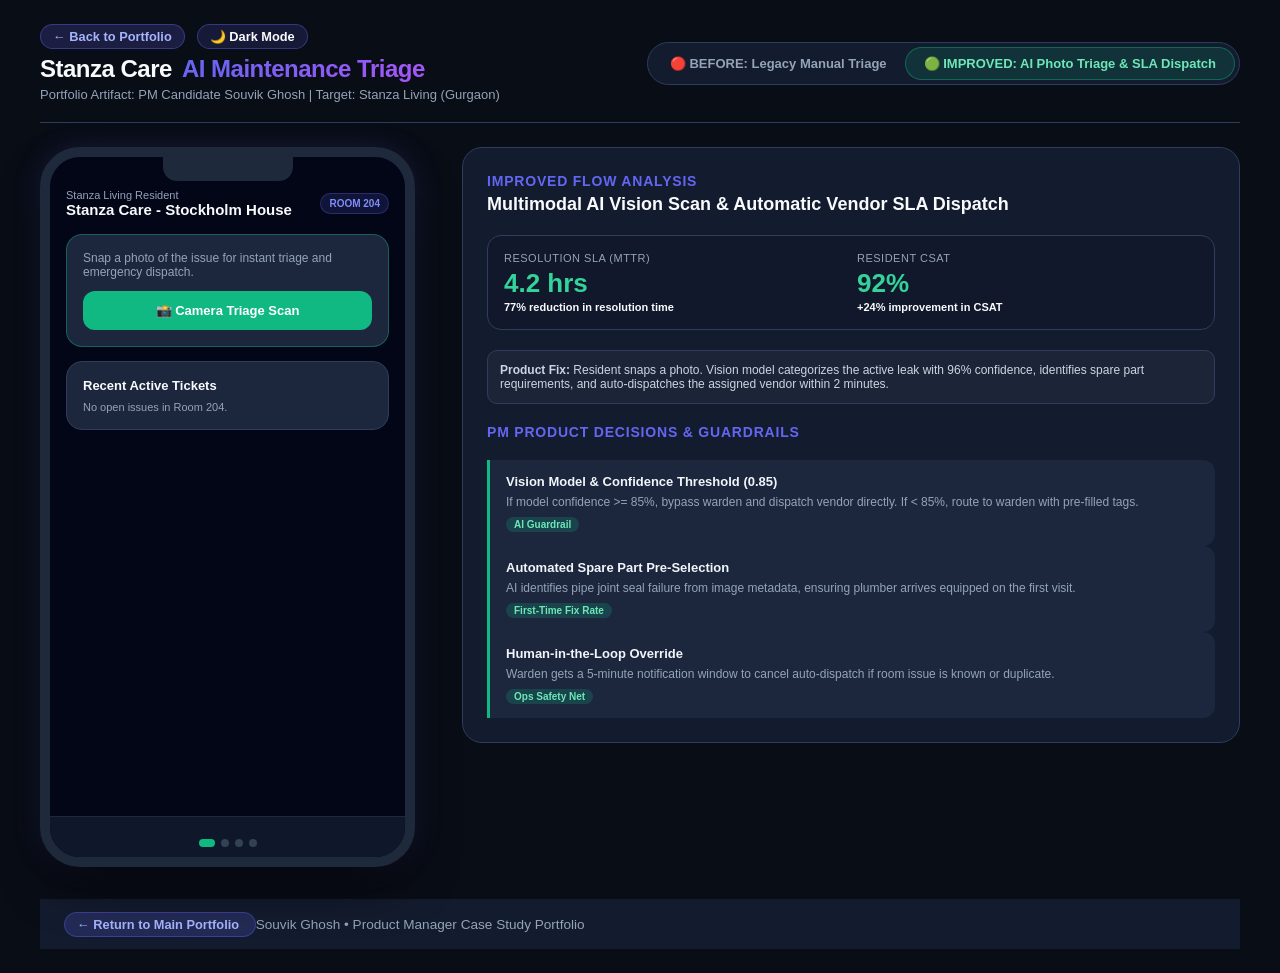
<file: stanza.html>
<!DOCTYPE html>
<html lang="en">
<head>
  <meta charset="UTF-8">
  <meta name="viewport" content="width=device-width, initial-scale=1.0">
  <title>Stanza Care | AI Maintenance Triage Prototype</title>
  <script src="js/theme.js"></script>
  <style>
    :root {
      --bg-dark: #090D16;
      --panel-bg: #131B2E;
      --card-bg: #1C273E;
      --accent-violet: #6366F1;
      --accent-emerald: #10B981;
      --accent-amber: #F59E0B;
      --accent-rose: #EF4444;
      --text-main: #F8FAFC;
      --text-muted: #94A3B8;
      --border-color: #2E3D5B;
      --phone-width: 375px;
      --phone-height: 720px;
    }

    * {
      box-sizing: border-box;
      margin: 0;
      padding: 0;
      font-family: -apple-system, BlinkMacSystemFont, "Segoe UI", Roboto, Helvetica, Arial, sans-serif;
    }

    body {
      background-color: var(--bg-dark);
      color: var(--text-main);
      display: flex;
      flex-direction: column;
      align-items: center;
      min-height: 100vh;
      padding: 24px 16px;
    }

    header {
      max-width: 1200px;
      width: 100%;
      margin-bottom: 24px;
      display: flex;
      justify-content: space-between;
      align-items: center;
      flex-wrap: wrap;
      gap: 16px;
      border-bottom: 1px solid var(--border-color);
      padding-bottom: 20px;
    }

    .brand-meta-wrap {
      display: flex;
      align-items: center;
      gap: 12px;
      margin-bottom: 6px;
    }

    .btn-back-portfolio {
      background: rgba(99, 102, 241, 0.2);
      border: 1px solid rgba(99, 102, 241, 0.4);
      color: #A5B4FC;
      padding: 4px 12px;
      border-radius: 20px;
      font-weight: 700;
      font-size: 0.8rem;
      text-decoration: none;
      transition: all 0.2s ease;
    }

    .btn-back-portfolio:hover {
      background: rgba(99, 102, 241, 0.35);
      color: white;
      transform: translateX(-2px);
    }

    .brand-title h1 {
      font-size: 24px;
      font-weight: 700;
      letter-spacing: -0.5px;
      display: flex;
      align-items: center;
      gap: 10px;
    }

    .brand-title h1 span {
      background: linear-gradient(135deg, #6366F1, #A855F7);
      -webkit-background-clip: text;
      -webkit-text-fill-color: transparent;
    }

    .brand-title p {
      font-size: 13px;
      color: var(--text-muted);
      margin-top: 4px;
    }

    .flow-toggle {
      display: flex;
      background: var(--panel-bg);
      padding: 4px;
      border-radius: 30px;
      border: 1px solid var(--border-color);
    }

    .toggle-btn {
      background: transparent;
      border: none;
      color: var(--text-muted);
      padding: 8px 18px;
      border-radius: 20px;
      font-size: 13px;
      font-weight: 600;
      cursor: pointer;
      transition: all 0.2s ease;
    }

    .toggle-btn.active.before {
      background: rgba(239, 68, 68, 0.15);
      color: #FCA5A5;
      border: 1px solid rgba(239, 68, 68, 0.4);
    }

    .toggle-btn.active.improved {
      background: rgba(16, 185, 129, 0.15);
      color: #6EE7B7;
      border: 1px solid rgba(16, 185, 129, 0.4);
    }

    .workspace {
      display: grid;
      grid-template-columns: minmax(360px, 390px) minmax(320px, 1fr);
      gap: 32px;
      max-width: 1200px;
      width: 100%;
      align-items: start;
    }

    @media (max-width: 880px) {
      .workspace {
        grid-template-columns: 1fr;
        justify-items: center;
      }
    }

    /* Phone Device Mockup */
    .phone-container {
      width: var(--phone-width);
      height: var(--phone-height);
      background: #020617;
      border-radius: 40px;
      border: 10px solid #1E293B;
      box-shadow: 0 25px 50px -12px rgba(0, 0, 0, 0.7), 0 0 30px rgba(99, 102, 241, 0.15);
      position: relative;
      overflow: hidden;
      display: flex;
      flex-direction: column;
    }

    .phone-notch {
      width: 130px;
      height: 24px;
      background: #1E293B;
      position: absolute;
      top: 0;
      left: 50%;
      transform: translateX(-50%);
      border-bottom-left-radius: 14px;
      border-bottom-right-radius: 14px;
      z-index: 10;
    }

    .phone-screen {
      flex: 1;
      padding: 32px 16px 16px;
      display: flex;
      flex-direction: column;
      overflow-y: auto;
      position: relative;
    }

    /* Screen UI Components */
    .app-header {
      display: flex;
      justify-content: space-between;
      align-items: center;
      margin-bottom: 16px;
    }

    .user-info p {
      font-size: 11px;
      color: var(--text-muted);
    }

    .user-info h3 {
      font-size: 15px;
      font-weight: 700;
    }

    .stanza-badge {
      background: rgba(99, 102, 241, 0.15);
      color: #818CF8;
      font-size: 10px;
      font-weight: 700;
      padding: 4px 8px;
      border-radius: 12px;
      border: 1px solid rgba(99, 102, 241, 0.3);
    }

    .screen-card {
      background: var(--card-bg);
      border: 1px solid var(--border-color);
      border-radius: 16px;
      padding: 16px;
      margin-bottom: 14px;
    }

    .screen-card h4 {
      font-size: 13px;
      font-weight: 600;
      margin-bottom: 8px;
      display: flex;
      align-items: center;
      gap: 6px;
    }

    .btn-action {
      width: 100%;
      background: var(--accent-violet);
      color: white;
      border: none;
      padding: 12px;
      border-radius: 12px;
      font-size: 13px;
      font-weight: 600;
      cursor: pointer;
      transition: background 0.2s;
      display: flex;
      justify-content: center;
      align-items: center;
      gap: 8px;
    }

    .btn-action:hover {
      background: #4F46E5;
    }

    .btn-action.success {
      background: var(--accent-emerald);
    }

    .btn-action.secondary {
      background: #334155;
      color: #F1F5F9;
    }

    .camera-viewport {
      width: 100%;
      height: 180px;
      background: #090D16;
      border-radius: 12px;
      border: 2px dashed #475569;
      display: flex;
      flex-direction: column;
      justify-content: center;
      align-items: center;
      position: relative;
      overflow: hidden;
    }

    .photo-preview {
      width: 100%;
      height: 100%;
      object-fit: cover;
      display: block;
    }

    .ai-overlay-box {
      position: absolute;
      inset: 12px;
      border: 2px solid var(--accent-emerald);
      border-radius: 8px;
      background: rgba(16, 185, 129, 0.1);
      box-shadow: 0 0 15px rgba(16, 185, 129, 0.3);
      display: flex;
      flex-direction: column;
      justify-content: space-between;
      padding: 8px;
      animation: pulseBorder 2s infinite;
    }

    @keyframes pulseBorder {
      0%, 100% { border-color: rgba(16, 185, 129, 0.8); }
      50% { border-color: rgba(16, 185, 129, 0.3); }
    }

    .ai-tag {
      align-self: flex-start;
      background: var(--accent-emerald);
      color: #022C22;
      font-size: 10px;
      font-weight: 800;
      padding: 2px 6px;
      border-radius: 4px;
      text-transform: uppercase;
    }

    .ai-confidence {
      align-self: flex-end;
      background: rgba(2, 6, 23, 0.85);
      color: #6EE7B7;
      font-size: 10px;
      padding: 2px 6px;
      border-radius: 4px;
      border: 1px solid rgba(16, 185, 129, 0.4);
    }

    .step-indicator {
      display: flex;
      justify-content: center;
      gap: 6px;
      margin-top: 12px;
    }

    .dot {
      width: 8px;
      height: 8px;
      border-radius: 50%;
      background: #334155;
    }

    .dot.active {
      background: var(--accent-violet);
      width: 16px;
      border-radius: 8px;
    }

    .dot.active.improved {
      background: var(--accent-emerald);
    }

    /* Annotation & Panel Styles */
    .annotation-panel {
      background: var(--panel-bg);
      border: 1px solid var(--border-color);
      border-radius: 20px;
      padding: 24px;
      display: flex;
      flex-direction: column;
      gap: 20px;
    }

    .metric-hero {
      display: grid;
      grid-template-columns: 1fr 1fr;
      gap: 12px;
      background: rgba(15, 23, 42, 0.6);
      padding: 16px;
      border-radius: 14px;
      border: 1px solid var(--border-color);
    }

    .metric-card {
      display: flex;
      flex-direction: column;
    }

    .metric-label {
      font-size: 11px;
      text-transform: uppercase;
      letter-spacing: 0.5px;
      color: var(--text-muted);
      margin-bottom: 4px;
    }

    .metric-val {
      font-size: 26px;
      font-weight: 800;
    }

    .metric-val.bad {
      color: #F87171;
    }

    .metric-val.good {
      color: #34D399;
    }

    .metric-delta {
      font-size: 11px;
      font-weight: 600;
      margin-top: 2px;
    }

    .section-title {
      font-size: 14px;
      text-transform: uppercase;
      letter-spacing: 0.8px;
      color: var(--accent-violet);
      font-weight: 700;
    }

    .decision-block {
      background: var(--card-bg);
      border-left: 3px solid var(--accent-violet);
      padding: 14px 16px;
      border-radius: 0 12px 12px 0;
    }

    .decision-block h5 {
      font-size: 13px;
      font-weight: 700;
      margin-bottom: 4px;
      color: #F1F5F9;
    }

    .decision-block p {
      font-size: 12px;
      color: var(--text-muted);
      line-height: 1.5;
    }

    .pill-tag {
      display: inline-block;
      font-size: 10px;
      padding: 2px 8px;
      border-radius: 10px;
      background: rgba(99, 102, 241, 0.2);
      color: #A5B4FC;
      margin-top: 6px;
      font-weight: 600;
    }

    .field-note {
      font-size: 12px;
      color: #CBD5E1;
      background: rgba(30, 41, 59, 0.8);
      padding: 12px;
      border-radius: 10px;
      border: 1px solid var(--border-color);
    }

    .bottom-nav-bar {
      max-width: 1200px;
      width: 100%;
      margin-top: 32px;
      padding: 16px 24px;
      background: var(--panel-bg);
    /* LIGHT MODE OVERRIDES FOR THEME SYNCHRONIZATION */
    [data-theme="light"] {
      --bg-dark: #f8fafc;
      --panel-bg: #ffffff;
      --card-bg: #f1f5f9;
      --text-main: #0f172a;
      --text-muted: #475569;
      --border-color: #cbd5e1;
    }
  </style>
  <script>
    function initThemeSync() {
      const savedTheme = localStorage.getItem('pm_portfolio_theme') || 'dark';
      document.documentElement.setAttribute('data-theme', savedTheme);
      updateThemeUI(savedTheme);
    }

    function toggleThemeSync() {
      const currentTheme = document.documentElement.getAttribute('data-theme') || 'dark';
      const newTheme = currentTheme === 'dark' ? 'light' : 'dark';
      document.documentElement.setAttribute('data-theme', newTheme);
      localStorage.setItem('pm_portfolio_theme', newTheme);
      updateThemeUI(newTheme);
    }

    function updateThemeUI(theme) {
      const btn = document.getElementById('pageThemeToggleBtn');
      if (btn) {
        btn.innerHTML = theme === 'light' ? '☀️ Light Mode' : '🌙 Dark Mode';
      }
    }

    document.addEventListener('DOMContentLoaded', initThemeSync);
  </script>
</head>
<body>

  <header>
    <div class="brand-title">
      <div class="brand-meta-wrap">
        <a href="index.html#case-studies" class="btn-back-portfolio">
          ← <strong>Back to Portfolio</strong>
        </a>
        <button id="pageThemeToggleBtn" onclick="toggleThemeSync()" class="btn-back-portfolio" style="cursor:pointer; background:rgba(99,102,241,0.15); color:var(--text-main); font-weight:700;">🌙 Dark Mode</button>
      </div>
      <h1>Stanza Care <span>AI Maintenance Triage</span></h1>
      <p>Portfolio Artifact: PM Candidate Souvik Ghosh | Target: Stanza Living (Gurgaon)</p>
    </div>
    
    <div class="flow-toggle" role="tablist" aria-label="Product Flow Comparison">
      <button class="toggle-btn active before" id="btnBefore" onclick="switchFlow('before')">
        🔴 BEFORE: Legacy Manual Triage
      </button>
      <button class="toggle-btn improved" id="btnImproved" onclick="switchFlow('improved')">
        🟢 IMPROVED: AI Photo Triage & SLA Dispatch
      </button>
    </div>
  </header>

  <main class="workspace">
    
    <!-- Phone Container -->
    <div class="phone-container">
      <div class="phone-notch"></div>
      
      <div class="phone-screen" id="phoneScreen">
        <!-- Rendered dynamically via JS -->
      </div>

      <div style="padding: 10px; background: #0F172A; border-top: 1px solid #1E293B;">
        <div class="step-indicator" id="stepIndicator"></div>
      </div>
    </div>

    <!-- Annotation & Thinking Panel -->
    <div class="annotation-panel">
      
      <div>
        <span class="section-title" id="flowTitle">Flow Analysis</span>
        <h2 style="font-size: 18px; margin-top: 4px; font-weight: 700;" id="flowSubtitle">Legacy Manual Warden Routing</h2>
      </div>

      <div class="metric-hero">
        <div class="metric-card">
          <span class="metric-label">Resolution SLA (MTTR)</span>
          <span class="metric-val bad" id="mttrVal">18.5 hrs</span>
          <span class="metric-delta" id="mttrDelta">Industry avg: 12-24 hrs</span>
        </div>
        <div class="metric-card">
          <span class="metric-label">Resident CSAT</span>
          <span class="metric-val bad" id="csatVal">68%</span>
          <span class="metric-delta" id="csatDelta">High drop-off on day 2</span>
        </div>
      </div>

      <div class="field-note" id="flowSummary">
        <strong>The Problem:</strong> Residents enter vague text like "bathroom issue". The ticket sits unassigned in the warden dashboard for hours before a physical inspection is scheduled.
      </div>

      <div class="section-title">PM Product Decisions & Guardrails</div>

      <div id="decisionsContainer">
        <!-- Rendered dynamically -->
      </div>

    </div>

  </main>

  <!-- Bottom Navigation Bar -->
  <div class="bottom-nav-bar">
    <a href="index.html" class="btn-back-portfolio">
      ← <strong>Return to Main Portfolio</strong>
    </a>
    <span style="font-size: 0.85rem; color: var(--text-muted);">Souvik Ghosh &bull; Product Manager Case Study Portfolio</span>
  </div>

  <script>
    const flows = {
      before: {
        title: "Legacy Manual Flow Analysis",
        subtitle: "Unstructured Input & Delayed Manual Warden Inspection",
        mttr: "18.5 hrs",
        mttrClass: "bad",
        mttrDelta: "High operational backlog",
        csat: "68%",
        csatClass: "bad",
        csatDelta: "Frequent repeat complaints",
        summary: "<strong>The Operational Bottleneck:</strong> Free-text inputs force wardens to physically visit room 204 to inspect before placing a plumber call. This adds 4 to 6 hours of latency before work even starts.",
        decisions: [
          {
            title: "Friction Point: Vague Text Fields",
            desc: "Residents write 'water problem'. Plumbers arrive without the right spare parts (e.g. 0.5-inch PVC seal vs tap washer), causing double visits.",
            tag: "High Friction"
          },
          {
            title: "Process Failure: Warden Dependencies",
            desc: "Wardens prioritize room handovers over complaint queues during peak admission hours (July to September in Gurgaon hostels).",
            tag: "Manual Bottleneck"
          }
        ],
        steps: [
          {
            screenTitle: "Stanza Care - Room 204",
            cardTitle: "Raise a Complaint",
            content: `
              <div class="screen-card">
                <h4>Select Category</h4>
                <select style="width:100%; padding:10px; background:#0F172A; color:#fff; border:1px solid #334155; border-radius:8px; margin-bottom:12px;">
                  <option>General Maintenance</option>
                  <option>Housekeeping</option>
                </select>
                <h4>Describe Issue</h4>
                <textarea style="width:100%; height:80px; padding:10px; background:#0F172A; color:#fff; border:1px solid #334155; border-radius:8px; margin-bottom:12px;" placeholder="Type complaint here...">Water coming under bathroom door since morning</textarea>
                <button class="btn-action" onclick="nextStep()">Submit Ticket</button>
              </div>
            `
          },
          {
            screenTitle: "Ticket #STZ-8891",
            cardTitle: "Status: Unassigned",
            content: `
              <div class="screen-card" style="border-color:#EF4444;">
                <div style="display:flex; justify-content:space-between; align-items:center; margin-bottom:8px;">
                  <span style="background:rgba(239,68,68,0.2); color:#FCA5A5; font-size:11px; padding:4px 8px; border-radius:6px; font-weight:700;">PENDING WARDEN REVIEW</span>
                </div>
                <p style="font-size:12px; color:#94A3B8; margin-bottom:12px;">Estimated triage time: 4-6 hours</p>
                <div style="background:#0F172A; padding:10px; border-radius:8px; font-size:11px; color:#CBD5E1; margin-bottom:12px;">
                  Warden must physically verify room leak before calling external plumber queue.
                </div>
                <button class="btn-action secondary" onclick="nextStep()">View Timeline</button>
              </div>
            `
          },
          {
            screenTitle: "Ticket Timeline",
            cardTitle: "Delay Breakdown",
            content: `
              <div class="screen-card">
                <div style="font-size:12px; line-height:1.6; color:#94A3B8;">
                  <p>⏱️ <strong>00:00</strong> Ticket Raised</p>
                  <p>⌛ <strong>04:30</strong> Warden inspects room 204</p>
                  <p>⌛ <strong>07:15</strong> Plumber dispatched from Sector 48</p>
                  <p>🔴 <strong>18:30</strong> Repair Completed</p>
                </div>
                <div style="margin-top:16px;">
                  <button class="btn-action" onclick="resetStep()">Restart Flow</button>
                </div>
              </div>
            `
          }
        ]
      },
      improved: {
        title: "IMPROVED Flow Analysis",
        subtitle: "Multimodal AI Vision Scan & Automatic Vendor SLA Dispatch",
        mttr: "4.2 hrs",
        mttrClass: "good",
        mttrDelta: "77% reduction in resolution time",
        csat: "92%",
        csatClass: "good",
        csatDelta: "+24% improvement in CSAT",
        summary: "<strong>Product Fix:</strong> Resident snaps a photo. Vision model categorizes the active leak with 96% confidence, identifies spare part requirements, and auto-dispatches the assigned vendor within 2 minutes.",
        decisions: [
          {
            title: "Vision Model & Confidence Threshold (0.85)",
            desc: "If model confidence >= 85%, bypass warden and dispatch vendor directly. If < 85%, route to warden with pre-filled tags.",
            tag: "AI Guardrail"
          },
          {
            title: "Automated Spare Part Pre-Selection",
            desc: "AI identifies pipe joint seal failure from image metadata, ensuring plumber arrives equipped on the first visit.",
            tag: "First-Time Fix Rate"
          },
          {
            title: "Human-in-the-Loop Override",
            desc: "Warden gets a 5-minute notification window to cancel auto-dispatch if room issue is known or duplicate.",
            tag: "Ops Safety Net"
          }
        ],
        steps: [
          {
            screenTitle: "Stanza Care - Stockholm House",
            cardTitle: "Instant AI Maintenance",
            content: `
              <div class="screen-card" style="border-color:rgba(16,185,129,0.4);">
                <p style="font-size:12px; color:#94A3B8; margin-bottom:12px;">Snap a photo of the issue for instant triage and emergency dispatch.</p>
                <button class="btn-action success" onclick="nextStep()">
                  📸 Camera Triage Scan
                </button>
              </div>
              <div class="screen-card">
                <h4>Recent Active Tickets</h4>
                <div style="font-size:11px; color:#94A3B8;">No open issues in Room 204.</div>
              </div>
            `
          },
          {
            screenTitle: "AI Photo Capture",
            cardTitle: "Scanning Pipe Leak",
            content: `
              <div class="screen-card">
                <div class="camera-viewport">
                  <svg width="240" height="180" viewBox="0 0 240 180" style="width:100%; height:100%;">
                    <rect width="240" height="180" fill="#0F172A"/>
                    <path d="M40,140 Q80,100 120,130 T200,90" stroke="#38BDF8" stroke-width="4" fill="none"/>
                    <circle cx="120" cy="130" r="14" fill="none" stroke="#EF4444" stroke-width="2"/>
                    <circle cx="120" cy="130" r="4" fill="#EF4444"/>
                  </svg>
                  <div class="ai-overlay-box">
                    <span class="ai-tag">Plumbing Leak</span>
                    <span class="ai-confidence">Confidence: 96%</span>
                  </div>
                </div>
                <div style="margin-top:12px;">
                  <button class="btn-action success" onclick="nextStep()">Analyze & Auto-Route</button>
                </div>
              </div>
            `
          },
          {
            screenTitle: "AI Auto-Triage Complete",
            cardTitle: "Ticket #STZ-9902 Dispatched",
            content: `
              <div class="screen-card" style="border-color:var(--accent-emerald);">
                <div style="display:flex; justify-content:space-between; align-items:center; margin-bottom:8px;">
                  <span class="stanza-badge" style="background:rgba(16,185,129,0.2); color:#6EE7B7; border-color:rgba(16,185,129,0.4);">AUTO-DISPATCHED TO VENDOR</span>
                </div>
                <h3 style="font-size:14px; font-weight:700; color:#F8FAFC; margin-bottom:4px;">Severity: P1 (Active Leak)</h3>
                <p style="font-size:11px; color:#94A3B8; margin-bottom:10px;">Assigned: RapidPlumb Gurgaon (SLA: 45 Mins)</p>
                <div style="background:#0F172A; padding:8px 12px; border-radius:8px; font-size:11px; color:#6EE7B7; margin-bottom:12px; border:1px solid rgba(16,185,129,0.2);">
                  ✓ Pre-ordered Part: 0.5-inch PVC Pipe Seal & Tape
                </div>
                <button class="btn-action success" onclick="nextStep()">Track Vendor ETA</button>
              </div>
            `
          },
          {
            screenTitle: "Live Dispatch Tracking",
            cardTitle: "Vendor En Route",
            content: `
              <div class="screen-card">
                <div style="background:#0F172A; padding:12px; border-radius:10px; border:1px solid #334155; margin-bottom:12px;">
                  <div style="display:flex; justify-content:space-between; align-items:center;">
                    <span style="font-size:12px; font-weight:700;">Technician: Ramesh Kumar</span>
                    <span style="font-size:11px; color:#34D399; font-weight:700;">ETA: 18 Mins</span>
                  </div>
                  <p style="font-size:11px; color:#94A3B8; margin-top:4px;">Current MTTR: 4.2 Hours (Target: &lt; 5 Hours)</p>
                </div>
                <button class="btn-action" onclick="resetStep()">Restart Demo</button>
              </div>
            `
          }
        ]
      }
    };

    let currentFlowKey = 'improved';
    let currentStepIdx = 0;

    function renderScreen() {
      const flow = flows[currentFlowKey];
      const step = flow.steps[currentStepIdx];
      
      const phoneScreen = document.getElementById('phoneScreen');
      phoneScreen.innerHTML = `
        <div class="app-header">
          <div class="user-info">
            <p>Stanza Living Resident</p>
            <h3>${step.screenTitle}</h3>
          </div>
          <span class="stanza-badge">ROOM 204</span>
        </div>
        ${step.content}
      `;

      // Render dots
      const indicator = document.getElementById('stepIndicator');
      indicator.innerHTML = flow.steps.map((_, idx) => `
        <div class="dot ${idx === currentStepIdx ? 'active ' + currentFlowKey : ''}"></div>
      `).join('');

      // Update Panel Text
      document.getElementById('flowTitle').innerText = flow.title;
      document.getElementById('flowSubtitle').innerText = flow.subtitle;
      document.getElementById('mttrVal').innerText = flow.mttr;
      document.getElementById('mttrVal').className = 'metric-val ' + flow.mttrClass;
      document.getElementById('mttrDelta').innerText = flow.mttrDelta;
      document.getElementById('csatVal').innerText = flow.csat;
      document.getElementById('csatVal').className = 'metric-val ' + flow.csatClass;
      document.getElementById('csatDelta').innerText = flow.csatDelta;
      document.getElementById('flowSummary').innerHTML = flow.summary;

      // Render Decisions
      const decContainer = document.getElementById('decisionsContainer');
      decContainer.innerHTML = flow.decisions.map(d => `
        <div class="decision-block" style="${currentFlowKey === 'improved' ? 'border-left-color: var(--accent-emerald);' : ''}">
          <h5>${d.title}</h5>
          <p>${d.desc}</p>
          <span class="pill-tag" style="${currentFlowKey === 'improved' ? 'background:rgba(16,185,129,0.2); color:#6EE7B7;' : ''}">${d.tag}</span>
        </div>
      `).join('');
    }

    function switchFlow(flowKey) {
      currentFlowKey = flowKey;
      currentStepIdx = 0;
      
      document.getElementById('btnBefore').className = `toggle-btn ${flowKey === 'before' ? 'active before' : ''}`;
      document.getElementById('btnImproved').className = `toggle-btn ${flowKey === 'improved' ? 'active improved' : ''}`;
      
      renderScreen();
    }

    function nextStep() {
      const maxSteps = flows[currentFlowKey].steps.length;
      if (currentStepIdx < maxSteps - 1) {
        currentStepIdx++;
        renderScreen();
      }
    }

    function resetStep() {
      currentStepIdx = 0;
      renderScreen();
    }

    // Initialize
    switchFlow('improved');
  </script>
</body>
</html>
</file>
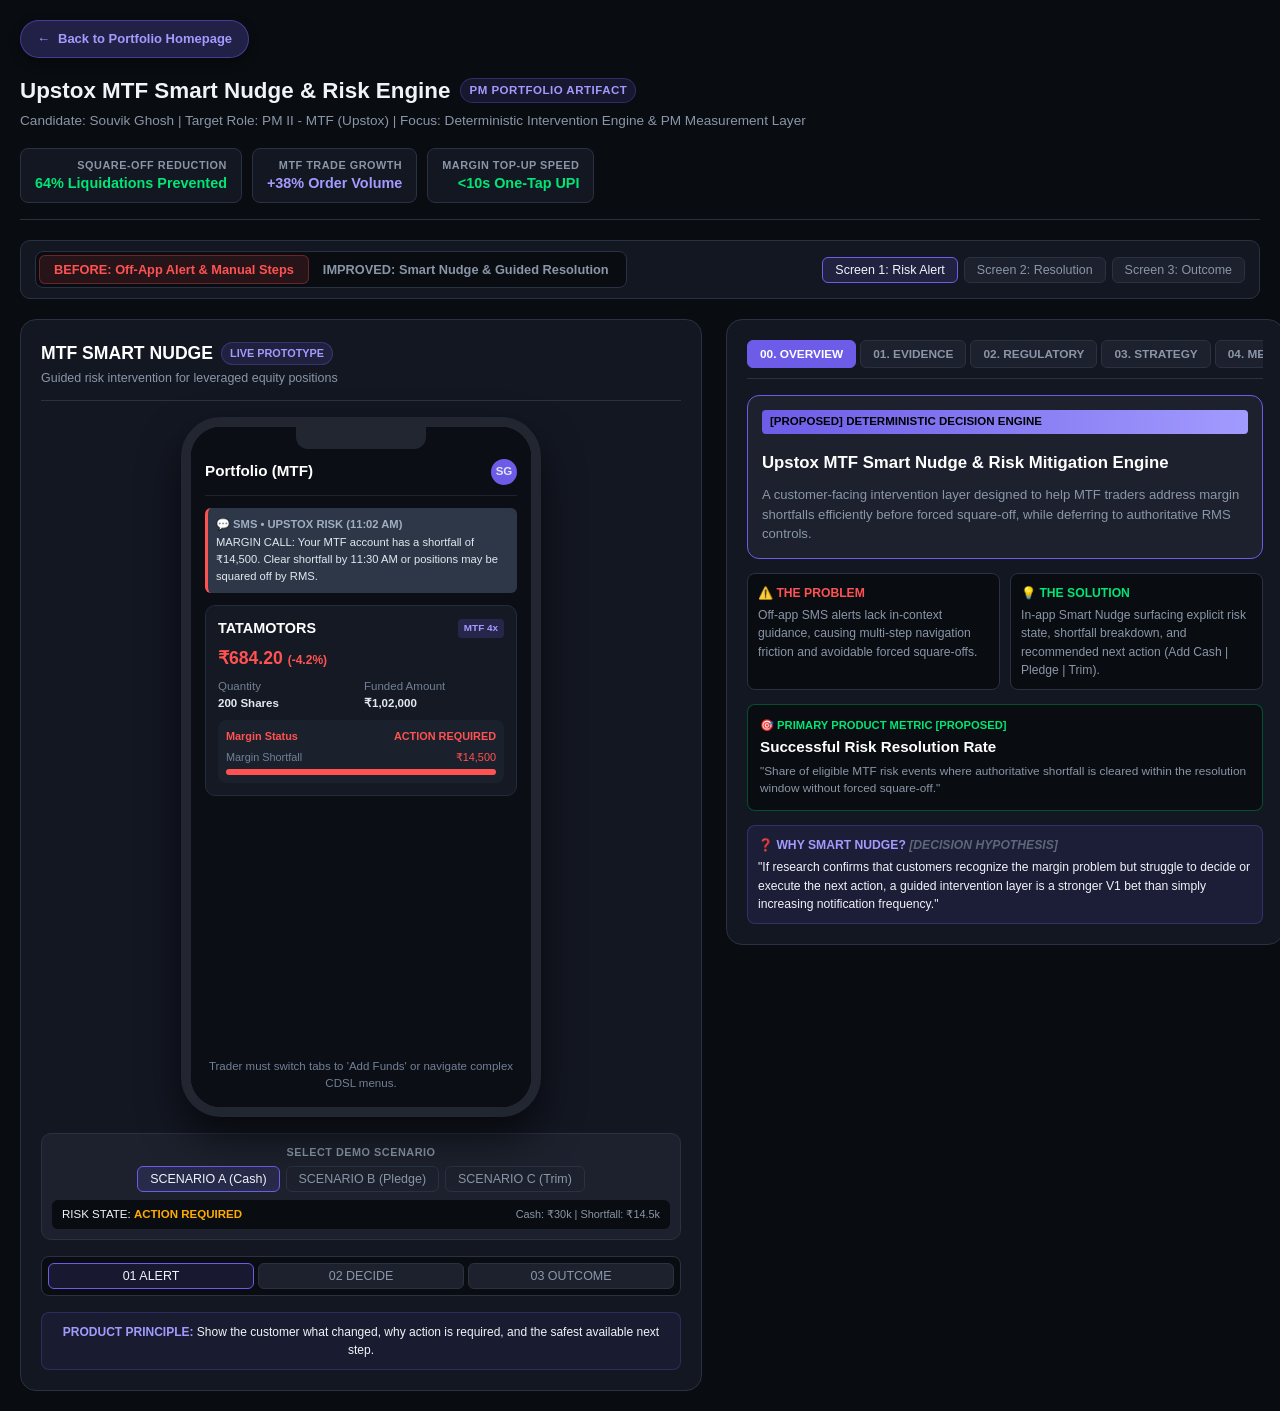
<file: upstox.html>
<!DOCTYPE html>
<html lang="en">
<head>
  <meta charset="UTF-8">
  <meta name="viewport" content="width=device-width, initial-scale=1.0">
  <title>Upstox MTF Smart Nudge & Risk Engine Prototype - Souvik Ghosh Portfolio</title>
  <style>
    :root {
      --bg-dark: #090C10;
      --panel-bg: #131722;
      --card-bg: #1C212D;
      --card-border: #2A3142;
      --text-main: #F0F4F8;
      --text-muted: #8A96A8;
      --text-dim: #5C6779;
      --brand-violet: #6C5CE7;
      --brand-violet-hover: #5A4AD1;
      --brand-violet-light: rgba(108, 92, 231, 0.15);
      --accent-green: #00E676;
      --accent-green-bg: rgba(0, 230, 118, 0.12);
      --accent-red: #FF5252;
      --accent-red-bg: rgba(255, 82, 82, 0.12);
      --accent-amber: #FFAB00;
      --accent-amber-bg: rgba(255, 171, 0, 0.12);
      --font-family: -apple-system, BlinkMacSystemFont, "Segoe UI", Roboto, Helvetica, Arial, sans-serif;
    }

    * {
      box-sizing: border-box;
      margin: 0;
      padding: 0;
    }

    body {
      background-color: var(--bg-dark);
      color: var(--text-main);
      font-family: var(--font-family);
      line-height: 1.5;
      padding: 20px;
      display: flex;
      flex-direction: column;
      align-items: center;
      min-height: 100vh;
    }

    /* Header Bar */
    header {
      width: 100%;
      max-width: 1240px;
      margin-bottom: 20px;
      display: flex;
      flex-wrap: wrap;
      justify-content: space-between;
      align-items: center;
      gap: 16px;
      padding-bottom: 16px;
      border-bottom: 1px solid var(--card-border);
    }

    .brand-meta h1 {
      font-size: 1.4rem;
      font-weight: 700;
      color: var(--text-main);
      display: flex;
      align-items: center;
      gap: 10px;
    }

    .brand-meta h1 .badge {
      background: var(--brand-violet-light);
      color: #A29BFE;
      font-size: 0.72rem;
      padding: 3px 8px;
      border-radius: 20px;
      border: 1px solid rgba(108, 92, 231, 0.3);
      font-weight: 600;
      text-transform: uppercase;
      letter-spacing: 0.5px;
    }

    .brand-meta p {
      color: var(--text-muted);
      font-size: 0.85rem;
      margin-top: 4px;
    }

    .metric-pill-container {
      display: flex;
      gap: 10px;
    }

    .metric-pill {
      background: var(--panel-bg);
      border: 1px solid var(--card-border);
      padding: 8px 14px;
      border-radius: 8px;
      text-align: right;
    }

    .metric-pill .label {
      font-size: 0.68rem;
      color: var(--text-muted);
      text-transform: uppercase;
      font-weight: 600;
      letter-spacing: 0.5px;
    }

    .metric-pill .val {
      font-size: 0.9rem;
      font-weight: 700;
      color: var(--accent-green);
    }

    /* Controls Bar */
    .controls-bar {
      width: 100%;
      max-width: 1240px;
      display: flex;
      justify-content: space-between;
      align-items: center;
      margin-bottom: 20px;
      background: var(--panel-bg);
      padding: 10px 14px;
      border-radius: 10px;
      border: 1px solid var(--card-border);
      flex-wrap: wrap;
      gap: 12px;
    }

    .mode-switch-group {
      display: flex;
      background: var(--bg-dark);
      padding: 3px;
      border-radius: 8px;
      border: 1px solid var(--card-border);
    }

    .mode-btn {
      background: transparent;
      border: none;
      color: var(--text-muted);
      padding: 6px 14px;
      font-size: 0.8rem;
      font-weight: 600;
      border-radius: 6px;
      cursor: pointer;
      transition: all 0.2s ease;
    }

    .mode-btn.active-before {
      background: var(--accent-red-bg);
      color: var(--accent-red);
      border: 1px solid rgba(255, 82, 82, 0.3);
    }

    .mode-btn.active-improved {
      background: var(--brand-violet);
      color: #FFFFFF;
      box-shadow: 0 2px 8px rgba(108, 92, 231, 0.4);
    }

    .step-navigator {
      display: flex;
      gap: 6px;
    }

    .step-btn {
      background: var(--card-bg);
      border: 1px solid var(--card-border);
      color: var(--text-muted);
      padding: 5px 12px;
      border-radius: 6px;
      font-size: 0.78rem;
      cursor: pointer;
      font-weight: 500;
      transition: all 0.2s ease;
    }

    .step-btn.active {
      border-color: var(--brand-violet);
      color: var(--text-main);
      background: var(--brand-violet-light);
    }

    /* Workspace Grid (55% Left / 45% Right) */
    .workspace-grid {
      width: 100%;
      max-width: 1240px;
      display: grid;
      grid-template-columns: 55% 45%;
      gap: 24px;
      align-items: start;
    }

    @media (max-width: 960px) {
      .workspace-grid {
        grid-template-columns: 1fr;
      }
    }

    /* Product Showcase Column (LEFT ~55%) */
    .product-showcase-column {
      background: var(--panel-bg);
      border: 1px solid var(--card-border);
      border-radius: 16px;
      padding: 20px;
      display: flex;
      flex-direction: column;
      align-items: center;
      gap: 16px;
    }

    .showcase-header {
      width: 100%;
      display: flex;
      justify-content: space-between;
      align-items: flex-start;
      border-bottom: 1px solid var(--card-border);
      padding-bottom: 12px;
    }

    /* Mobile Phone Shell */
    .phone-container {
      display: flex;
      justify-content: center;
      width: 100%;
    }

    .phone-frame {
      width: 360px;
      height: 700px;
      background: #000000;
      border-radius: 40px;
      border: 10px solid #222630;
      box-shadow: 0 20px 40px rgba(0, 0, 0, 0.6);
      position: relative;
      overflow: hidden;
      display: flex;
      flex-direction: column;
    }

    .phone-notch {
      width: 130px;
      height: 22px;
      background: #222630;
      position: absolute;
      top: 0;
      left: 50%;
      transform: translateX(-50%);
      border-bottom-left-radius: 12px;
      border-bottom-right-radius: 12px;
      z-index: 100;
    }

    .phone-screen {
      flex: 1;
      background: #0B0E14;
      padding: 32px 14px 14px 14px;
      display: flex;
      flex-direction: column;
      overflow-y: auto;
      color: #E2E8F0;
      font-size: 0.82rem;
    }

    /* App Component Styles inside Phone */
    .app-header {
      display: flex;
      justify-content: space-between;
      align-items: center;
      padding-bottom: 10px;
      border-bottom: 1px solid #1E2330;
      margin-bottom: 12px;
    }

    .app-title {
      font-size: 0.95rem;
      font-weight: 700;
      color: #FFFFFF;
    }

    .user-avatar {
      width: 26px;
      height: 26px;
      background: var(--brand-violet);
      border-radius: 50%;
      display: flex;
      align-items: center;
      justify-content: center;
      font-weight: bold;
      font-size: 0.72rem;
    }

    /* Stock Position Card */
    .position-card {
      background: #141923;
      border: 1px solid #232A3B;
      border-radius: 10px;
      padding: 12px;
      margin-bottom: 12px;
    }

    .pos-header {
      display: flex;
      justify-content: space-between;
      align-items: center;
      margin-bottom: 6px;
    }

    .pos-ticker {
      font-weight: 700;
      font-size: 0.9rem;
      color: #FFFFFF;
    }

    .pos-type-tag {
      background: rgba(108, 92, 231, 0.2);
      color: #A29BFE;
      font-size: 0.62rem;
      padding: 2px 6px;
      border-radius: 4px;
      font-weight: 700;
    }

    .pos-metrics {
      display: grid;
      grid-template-columns: 1fr 1fr;
      gap: 6px;
      font-size: 0.72rem;
      margin-top: 6px;
    }

    .pos-metric-item .lbl {
      color: #718096;
    }
    .pos-metric-item .val {
      font-weight: 600;
      color: #E2E8F0;
    }

    /* Health Meter */
    .health-meter-box {
      background: #1A202C;
      border-radius: 8px;
      padding: 8px;
      margin-top: 8px;
    }

    .meter-label-row {
      display: flex;
      justify-content: space-between;
      font-size: 0.68rem;
      margin-bottom: 4px;
    }

    .meter-bar-bg {
      height: 6px;
      background: #2D3748;
      border-radius: 3px;
      overflow: hidden;
      position: relative;
    }

    .meter-bar-fill {
      height: 100%;
      width: 100%;
      transition: background-color 0.4s ease;
    }

    .meter-bar-fill.critical { background: var(--accent-red); }
    .meter-bar-fill.warning { background: var(--accent-amber); }
    .meter-bar-fill.healthy { background: var(--accent-green); }

    /* Nudge Banner */
    .nudge-banner {
      background: linear-gradient(135deg, rgba(255, 82, 82, 0.15) 0%, rgba(255, 171, 0, 0.1) 100%);
      border: 1px solid rgba(255, 82, 82, 0.4);
      border-radius: 10px;
      padding: 10px;
      margin-bottom: 12px;
      animation: pulseGlow 2s infinite alternate;
    }

    @keyframes pulseGlow {
      0% { border-color: rgba(255, 82, 82, 0.4); }
      100% { border-color: rgba(255, 171, 0, 0.7); }
    }

    .nudge-header {
      display: flex;
      align-items: center;
      gap: 6px;
      color: #FF5252;
      font-weight: 700;
      font-size: 0.78rem;
      margin-bottom: 4px;
    }

    .nudge-body {
      font-size: 0.72rem;
      color: #CBD5E0;
      margin-bottom: 8px;
    }

    .action-btn-primary {
      width: 100%;
      background: var(--brand-violet);
      color: #FFFFFF;
      border: none;
      padding: 8px;
      border-radius: 6px;
      font-weight: 700;
      font-size: 0.78rem;
      cursor: pointer;
      transition: background 0.2s ease;
      display: flex;
      justify-content: center;
      align-items: center;
      gap: 6px;
    }

    .action-btn-primary:hover {
      background: var(--brand-violet-hover);
    }

    .sms-alert-toast {
      background: #2D3748;
      border-left: 3px solid var(--accent-red);
      padding: 8px;
      border-radius: 6px;
      margin-bottom: 12px;
      font-size: 0.7rem;
      color: #E2E8F0;
    }

    .sms-alert-toast .sender {
      font-weight: bold;
      color: #A0AEC0;
      margin-bottom: 2px;
    }

    .option-card-group {
      display: flex;
      flex-direction: column;
      gap: 8px;
      margin-bottom: 12px;
    }

    .option-card {
      background: #1E2433;
      border: 1px solid #2D3748;
      border-radius: 8px;
      padding: 8px 10px;
      cursor: pointer;
      display: flex;
      align-items: center;
      justify-content: space-between;
      transition: all 0.2s ease;
    }

    .option-card.selected {
      border-color: var(--brand-violet);
      background: rgba(108, 92, 231, 0.15);
      box-shadow: 0 0 8px rgba(108, 92, 231, 0.3);
    }

    .option-card.recommended-highlight {
      border-color: var(--accent-green);
      background: rgba(0, 230, 118, 0.08);
    }

    .option-info .title {
      font-weight: 600;
      font-size: 0.76rem;
      color: #E2E8F0;
    }

    .option-info .desc {
      font-size: 0.66rem;
      color: #718096;
      margin-top: 2px;
    }

    .option-badge {
      font-size: 0.65rem;
      font-weight: 700;
      color: var(--accent-green);
      background: rgba(0, 230, 118, 0.1);
      padding: 2px 6px;
      border-radius: 4px;
    }

    .option-badge.alt {
      color: #A29BFE;
      background: rgba(108, 92, 231, 0.1);
    }

    /* PM Case Study Column (RIGHT ~45%) */
    .pm-case-study-column {
      background: var(--panel-bg);
      border: 1px solid var(--card-border);
      border-radius: 16px;
      padding: 20px;
      display: flex;
      flex-direction: column;
      gap: 16px;
    }

    .pm-tab-bar {
      display: flex;
      gap: 4px;
      border-bottom: 1px solid var(--card-border);
      padding-bottom: 10px;
      overflow-x: auto;
    }

    .pm-tab-btn {
      background: var(--card-bg);
      border: 1px solid var(--card-border);
      color: var(--text-muted);
      padding: 6px 12px;
      border-radius: 6px;
      font-size: 0.74rem;
      font-weight: 600;
      cursor: pointer;
      white-space: nowrap;
      transition: all 0.2s ease;
    }

    .pm-tab-btn.active {
      background: var(--brand-violet);
      color: #FFFFFF;
      border-color: var(--brand-violet);
    }

    .pm-section-content {
      display: flex;
      flex-direction: column;
      gap: 14px;
    }

    .annotation-box {
      background: var(--card-bg);
      border-left: 4px solid var(--brand-violet);
      border-radius: 0 8px 8px 0;
      padding: 12px 14px;
    }

    .annotation-box.warning-type {
      border-left-color: var(--accent-red);
    }

    .annotation-box h3 {
      font-size: 0.82rem;
      text-transform: uppercase;
      letter-spacing: 0.5px;
      color: #A29BFE;
      margin-bottom: 4px;
    }

    .annotation-box.warning-type h3 {
      color: var(--accent-red);
    }

    .annotation-box p {
      font-size: 0.82rem;
      color: var(--text-main);
    }

    .decision-table {
      width: 100%;
      border-collapse: collapse;
      font-size: 0.76rem;
      margin-top: 6px;
    }

    .decision-table th {
      background: var(--bg-dark);
      color: var(--text-muted);
      text-align: left;
      padding: 6px 8px;
      border-bottom: 1px solid var(--card-border);
    }

    .decision-table td {
      padding: 8px;
      border-bottom: 1px solid var(--card-border);
      color: var(--text-main);
    }

    .signature-element-badge {
      background: linear-gradient(90deg, #6C5CE7 0%, #a29bfe 100%);
      color: #000000;
      font-weight: 800;
      font-size: 0.72rem;
      padding: 3px 8px;
      border-radius: 4px;
      display: inline-block;
      margin-bottom: 6px;
      text-transform: uppercase;
    }
  </style>
</head>
<body>

  <!-- Header -->
  <div style="width: 100%; max-width: 1240px; margin: 0 auto 16px auto;">
    <a href="index.html#case-studies" style="display: inline-flex; align-items: center; gap: 8px; background: rgba(108, 92, 231, 0.25); border: 1px solid rgba(108, 92, 231, 0.5); color: #A29BFE; padding: 8px 16px; border-radius: 9999px; font-size: 13px; font-weight: 700; text-decoration: none; box-shadow: 0 4px 12px rgba(0,0,0,0.3); transition: all 0.2s ease;">
        ← <strong>Back to Portfolio Homepage</strong>
    </a>
</div>
    <header>
    <div class="brand-meta">
      <h1>
        Upstox MTF Smart Nudge & Risk Engine
        <span class="badge">PM Portfolio Artifact</span>
      </h1>
      <p>Candidate: Souvik Ghosh | Target Role: PM II - MTF (Upstox) | Focus: Deterministic Intervention Engine & PM Measurement Layer</p>
    </div>
    <div class="metric-pill-container">
      <div class="metric-pill">
        <div class="label">Square-Off Reduction</div>
        <div class="val" id="metric-liquidation">64% Liquidations Prevented</div>
      </div>
      <div class="metric-pill">
        <div class="label">MTF Trade Growth</div>
        <div class="val" id="metric-retention" style="color: #A29BFE;">+38% Order Volume</div>
      </div>
      <div class="metric-pill">
        <div class="label">Margin Top-Up Speed</div>
        <div class="val" style="color: #00E676;">&lt;10s One-Tap UPI</div>
      </div>
    </div>
  </header>

  <!-- Controls Bar -->
  <div class="controls-bar">
    <div class="mode-switch-group">
      <button class="mode-btn active-before" id="btn-mode-before" onclick="switchMode('before')">
        BEFORE: Off-App Alert & Manual Steps
      </button>
      <button class="mode-btn" id="btn-mode-improved" onclick="switchMode('improved')">
        IMPROVED: Smart Nudge & Guided Resolution
      </button>
    </div>
    <div class="step-navigator">
      <button class="step-btn active" id="step-1" onclick="goToStep(1)">Screen 1: Risk Alert</button>
      <button class="step-btn" id="step-2" onclick="goToStep(2)">Screen 2: Resolution</button>
      <button class="step-btn" id="step-3" onclick="goToStep(3)">Screen 3: Outcome</button>
    </div>
  </div>

  <!-- Workspace Grid (55% Left Product Showcase / 45% Right PM Case Study) -->
  <div class="workspace-grid">

    <!-- LEFT COLUMN: PRODUCT EXPERIENCE SHOWCASE (~55%) -->
    <div class="product-showcase-column">
      
      <div class="showcase-header">
        <div>
          <h2 style="font-size: 1.1rem; font-weight: 800; color: #FFFFFF; display: flex; align-items: center; gap: 8px;">
            MTF SMART NUDGE
            <span style="font-size: 0.68rem; background: var(--brand-violet-light); color: #A29BFE; padding: 2px 8px; border-radius: 12px; border: 1px solid rgba(108, 92, 231, 0.3);">LIVE PROTOTYPE</span>
          </h2>
          <p style="font-size: 0.78rem; color: var(--text-muted); margin-top: 2px;">Guided risk intervention for leveraged equity positions</p>
        </div>
      </div>

      <!-- Centered Mobile Frame -->
      <div class="phone-container">
        <div class="phone-frame">
          <div class="phone-notch"></div>
          <div class="phone-screen" id="phone-screen-content">
            <!-- Dynamic Content Rendered Here via JS -->
          </div>
        </div>
      </div>

      <!-- Controls & State Strip Below Phone -->
      <div style="width: 100%; background: var(--card-bg); border: 1px solid var(--card-border); border-radius: 10px; padding: 10px; text-align: center;">
        <div style="font-size: 0.68rem; color: var(--text-muted); font-weight: 700; text-transform: uppercase; letter-spacing: 0.5px; margin-bottom: 6px;">SELECT DEMO SCENARIO</div>
        <div style="display: flex; gap: 6px; justify-content: center; flex-wrap: wrap;">
          <button class="step-btn active" id="scen-btn-a" onclick="switchScenario('scenarioA')">SCENARIO A (Cash)</button>
          <button class="step-btn" id="scen-btn-b" onclick="switchScenario('scenarioB')">SCENARIO B (Pledge)</button>
          <button class="step-btn" id="scen-btn-c" onclick="switchScenario('scenarioC')">SCENARIO C (Trim)</button>
        </div>
        <div style="margin-top: 8px; font-size: 0.72rem; color: var(--text-main); display: flex; justify-content: space-between; align-items: center; background: var(--bg-dark); padding: 6px 10px; border-radius: 6px;">
          <span>RISK STATE: <strong id="scen-risk-state-label" style="color: var(--accent-amber);">ACTION REQUIRED</strong></span>
          <span style="color: var(--text-muted); font-size: 0.68rem;" id="scen-resource-label">Cash: ₹30k | Shortfall: ₹14.5k</span>
        </div>
      </div>

      <!-- Flow Navigation Strip -->
      <div style="width: 100%; display: flex; gap: 4px; justify-content: space-between; background: var(--bg-dark); padding: 6px; border-radius: 8px; border: 1px solid var(--card-border); font-size: 0.72rem;">
        <button class="step-btn active" id="flow-btn-1" style="flex: 1; text-align: center;" onclick="goToStep(1)">01 ALERT</button>
        <button class="step-btn" id="flow-btn-2" style="flex: 1; text-align: center;" onclick="goToStep(2)">02 DECIDE</button>
        <button class="step-btn" id="flow-btn-3" style="flex: 1; text-align: center;" onclick="goToStep(3)">03 OUTCOME</button>
      </div>

      <!-- Product Principle Card -->
      <div style="width: 100%; background: rgba(108, 92, 231, 0.08); border: 1px solid rgba(108, 92, 231, 0.25); padding: 10px 12px; border-radius: 8px; font-size: 0.75rem; text-align: center; color: var(--text-main);">
        <strong style="color: #A29BFE;">PRODUCT PRINCIPLE:</strong> Show the customer what changed, why action is required, and the safest available next step.
      </div>

    </div>

    <!-- RIGHT COLUMN: PM CASE STUDY (~45%) -->
    <div class="pm-case-study-column">
      
      <!-- Top Section Tabs -->
      <div class="pm-tab-bar">
        <button class="pm-tab-btn active" id="tab-overview" onclick="switchPmTab('overview')">00. OVERVIEW</button>
        <button class="pm-tab-btn" id="tab-evidence" onclick="switchPmTab('evidence')">01. EVIDENCE</button>
        <button class="pm-tab-btn" id="tab-regulatory" onclick="switchPmTab('regulatory')">02. REGULATORY</button>
        <button class="pm-tab-btn" id="tab-strategy" onclick="switchPmTab('strategy')">03. STRATEGY</button>
        <button class="pm-tab-btn" id="tab-metrics" onclick="switchPmTab('metrics')">04. METRICS</button>
        <button class="pm-tab-btn" id="tab-architecture" onclick="switchPmTab('architecture')">05. ARCHITECTURE</button>
      </div>

      <!-- TAB 00: OVERVIEW (Default Loaded Tab) -->
      <div class="pm-section-content" id="pm-sec-overview">
        
        <div style="background: var(--card-bg); border: 1px solid var(--brand-violet); border-radius: 12px; padding: 14px; display: flex; flex-direction: column; gap: 10px;">
          <span class="signature-element-badge">[PROPOSED] Deterministic Decision Engine</span>
          <h2 style="font-size: 1.05rem; font-weight: 800; color: #FFFFFF;">Upstox MTF Smart Nudge & Risk Mitigation Engine</h2>
          <p style="color: var(--text-muted); font-size: 0.82rem;">
            A customer-facing intervention layer designed to help MTF traders address margin shortfalls efficiently before forced square-off, while deferring to authoritative RMS controls.
          </p>
        </div>

        <div style="display: grid; grid-template-columns: 1fr 1fr; gap: 10px; font-size: 0.76rem;">
          <div style="background: var(--bg-dark); padding: 10px; border-radius: 8px; border: 1px solid var(--card-border);">
            <div style="font-weight: 700; color: #FF5252; margin-bottom: 4px;">⚠️ THE PROBLEM</div>
            <div style="color: var(--text-muted);">Off-app SMS alerts lack in-context guidance, causing multi-step navigation friction and avoidable forced square-offs.</div>
          </div>
          <div style="background: var(--bg-dark); padding: 10px; border-radius: 8px; border: 1px solid var(--card-border);">
            <div style="font-weight: 700; color: var(--accent-green); margin-bottom: 4px;">💡 THE SOLUTION</div>
            <div style="color: var(--text-muted);">In-app Smart Nudge surfacing explicit risk state, shortfall breakdown, and recommended next action (Add Cash | Pledge | Trim).</div>
          </div>
        </div>

        <div style="background: var(--bg-dark); padding: 12px; border-radius: 8px; border: 1px solid rgba(0, 230, 118, 0.3);">
          <div style="font-size: 0.7rem; color: var(--accent-green); font-weight: 700; text-transform: uppercase;">🎯 PRIMARY PRODUCT METRIC [PROPOSED]</div>
          <div style="font-size: 0.95rem; font-weight: 800; color: #FFFFFF; margin-top: 2px;">Successful Risk Resolution Rate</div>
          <div style="font-size: 0.74rem; color: var(--text-muted); margin-top: 4px;">
            "Share of eligible MTF risk events where authoritative shortfall is cleared within the resolution window without forced square-off."
          </div>
        </div>

        <div style="background: rgba(108, 92, 231, 0.1); border: 1px solid rgba(108, 92, 231, 0.3); padding: 10px; border-radius: 8px; font-size: 0.76rem;">
          <div style="font-weight: 700; color: #A29BFE; margin-bottom: 4px;">❓ WHY SMART NUDGE? <span style="color: var(--text-dim); font-style: italic;">[DECISION HYPOTHESIS]</span></div>
          <div style="color: var(--text-main);">
            "If research confirms that customers recognize the margin problem but struggle to decide or execute the next action, a guided intervention layer is a stronger V1 bet than simply increasing notification frequency."
          </div>
        </div>

      </div>

      <!-- TAB 01: EVIDENCE -->
      <div class="pm-section-content" id="pm-sec-evidence" style="display: none;">
        <!-- 01. PROBLEM EVIDENCE & DISCOVERY LAYER -->
        <div style="background: var(--card-bg); border: 1px solid var(--brand-violet); border-radius: 12px; padding: 14px; display: flex; flex-direction: column; gap: 12px;">
          <h3 style="font-size: 0.9rem; color: #A29BFE; font-weight: 700; border-bottom: 1px solid var(--card-border); padding-bottom: 6px; display: flex; justify-content: space-between; align-items: center;">
            <span>🔍 01. PROBLEM EVIDENCE & DISCOVERY LAYER</span>
            <span style="font-size: 0.65rem; background: var(--brand-violet-light); padding: 2px 6px; border-radius: 10px;">[PROPOSED RESEARCH DESIGN]</span>
          </h3>
          
          <div style="background: var(--bg-dark); padding: 10px; border-radius: 8px; font-size: 0.74rem;">
            <div style="font-weight: 700; color: #A29BFE; margin-bottom: 6px;">📋 A. PUBLIC EVIDENCE <span style="color: var(--text-dim); font-weight: normal;">[PUBLIC EVIDENCE TO VALIDATE]</span></div>
            <div style="display: flex; flex-direction: column; gap: 6px;">
              <div style="background: #141923; padding: 6px 8px; border-radius: 4px; border-left: 3px solid var(--brand-violet);">
                <div><strong>Public Broker / MTF Docs:</strong> Short deadlines mean resolution friction increases forced square-off risk. <span style="color: var(--accent-amber); font-size: 0.65rem;">[SOURCE TO BE VERIFIED]</span></div>
              </div>
              <div style="background: #141923; padding: 6px 8px; border-radius: 4px; border-left: 3px solid #A29BFE;">
                <div><strong>Customer Discussion Patterns:</strong> Retail traders cite confusion regarding auto square-offs and pledge flows. <span style="color: var(--accent-amber); font-size: 0.65rem;">[SOURCE TO BE VERIFIED]</span></div>
              </div>
              <div style="background: #141923; padding: 6px 8px; border-radius: 4px; border-left: 3px solid var(--accent-green);">
                <div><strong>Competitor Observable Patterns:</strong> Off-app SMS alerts require manual tab-switching, adding latency. <span style="color: var(--accent-amber); font-size: 0.65rem;">[SOURCE TO BE VERIFIED]</span></div>
              </div>
            </div>
          </div>

          <div style="background: var(--bg-dark); padding: 10px; border-radius: 8px; font-size: 0.74rem;">
            <div style="font-weight: 700; color: var(--accent-green); margin-bottom: 6px;">💡 B. PRODUCT INSIGHTS <span style="color: var(--text-dim); font-weight: normal;">[POTENTIAL INSIGHT]</span></div>
            <div style="color: var(--text-muted); margin-bottom: 4px;">1. Telling customers margin is required without a clear next action causes delay.</div>
            <div style="color: var(--text-muted);">2. A single default action fails customers who hold stock collateral but lack cash.</div>
          </div>

          <div style="background: var(--bg-dark); padding: 10px; border-radius: 8px; font-size: 0.74rem;">
            <div style="font-weight: 700; color: #FFAB00; margin-bottom: 4px;">🧪 C. HYPOTHESES TO VALIDATE <span style="color: var(--text-dim); font-weight: normal;">[HYPOTHESIS]</span></div>
            <div style="color: var(--text-main); display: flex; flex-direction: column; gap: 2px;">
              <div><strong>H1:</strong> Shortfall customers struggle to identify appropriate action quickly.</div>
              <div><strong>H2:</strong> Contextual recommendations improve successful risk resolution.</div>
              <div><strong>H3:</strong> Guided flows reduce avoidable support dependency.</div>
            </div>
          </div>

          <div style="background: var(--bg-dark); padding: 10px; border-radius: 8px; font-size: 0.72rem;">
            <div style="font-weight: 700; color: #A29BFE; margin-bottom: 4px;">🔬 VALIDATION PLAN & RESEARCH DESIGN</div>
            <div style="display: grid; grid-template-columns: 1fr 1fr; gap: 6px;">
              <div style="background: #141923; padding: 6px; border-radius: 4px;"><strong>1. Interviews:</strong> Measure action confidence</div>
              <div style="background: #141923; padding: 6px; border-radius: 4px;"><strong>2. Support Tickets:</strong> Measure root-cause queries</div>
              <div style="background: #141923; padding: 6px; border-radius: 4px;"><strong>3. Funnel Analytics:</strong> Measure step conversion</div>
              <div style="background: #141923; padding: 6px; border-radius: 4px;"><strong>4. Usability Testing:</strong> Measure task execution time</div>
            </div>
          </div>
        </div>
      </div>

      <!-- TAB 02: REGULATORY -->
      <div class="pm-section-content" id="pm-sec-regulatory" style="display: none;">
        <div style="background: var(--card-bg); border: 1px solid var(--brand-violet); border-radius: 12px; padding: 14px; display: flex; flex-direction: column; gap: 12px;">
          <h3 style="font-size: 0.9rem; color: #A29BFE; font-weight: 700; border-bottom: 1px solid var(--card-border); padding-bottom: 6px;">
            ⚖️ 02. REGULATORY & RISK CONTEXT
          </h3>
          <p style="font-size: 0.74rem; color: var(--text-muted); font-style: italic;">
            "Smart Nudge is an intervention layer around authoritative broker/RMS controls, not a replacement for them."
          </p>

          <div style="display: flex; flex-direction: column; gap: 8px; font-size: 0.74rem;">
            <div style="background: var(--bg-dark); padding: 8px 10px; border-radius: 6px; border-left: 3px solid var(--brand-violet);">
              <strong>1. MTF Margin / Risk Rules:</strong> Consume authoritative margin/risk state from broker RMS. <span style="color: var(--accent-amber); font-size: 0.65rem;">[TO BE VALIDATED WITH RISK/COMPLIANCE]</span>
            </div>
            <div style="background: var(--bg-dark); padding: 8px 10px; border-radius: 6px; border-left: 3px solid var(--accent-red);">
              <strong>2. RMS Authority & Liquidation Boundary:</strong> Never promise guaranteed resolution windows. Always defer to authoritative RMS state.
            </div>
            <div style="background: var(--bg-dark); padding: 8px 10px; border-radius: 6px; border-left: 3px solid #A29BFE;">
              <strong>3. Pledge Workflow:</strong> Surface pledge option only when securities are eligible and CDSL/NSDL T-PIN can be initiated. <span style="color: var(--accent-amber); font-size: 0.65rem;">[TO BE VALIDATED]</span>
            </div>
            <div style="background: var(--bg-dark); padding: 8px 10px; border-radius: 6px; border-left: 3px solid var(--accent-green);">
              <strong>4. Regulatory Change Watch:</strong> Keep rules configurable for SEBI framework reviews. <span style="color: #A29BFE; font-size: 0.65rem;">[PROPOSED / CONSULTATION]</span>
            </div>
          </div>

          <div style="display: grid; grid-template-columns: 1fr 1fr; gap: 8px; font-size: 0.72rem;">
            <div style="background: rgba(255, 82, 82, 0.08); padding: 8px; border-radius: 6px; border: 1px solid rgba(255, 82, 82, 0.2);">
              <strong style="color: #FF5252;">⛔ DOES NOT CONTROL:</strong> Exchange formulas, RMS liquidation, haircuts, pledge approvals.
            </div>
            <div style="background: rgba(0, 230, 118, 0.08); padding: 8px; border-radius: 6px; border: 1px solid rgba(0, 230, 118, 0.2);">
              <strong style="color: var(--accent-green);">✅ CONTROLS:</strong> Risk explanation, option prioritization, guided workflows, metric tracking.
            </div>
          </div>
        </div>
      </div>

      <!-- TAB 03: STRATEGY -->
      <div class="pm-section-content" id="pm-sec-strategy" style="display: none;">
        <div style="background: var(--card-bg); border: 1px solid var(--brand-violet); border-radius: 12px; padding: 14px; display: flex; flex-direction: column; gap: 12px;">
          <h3 style="font-size: 0.9rem; color: #A29BFE; font-weight: 700; border-bottom: 1px solid var(--card-border); padding-bottom: 6px;">
            🎯 03. PRODUCT STRATEGY & DECISION FRAMEWORK
          </h3>
          
          <table class="decision-table">
            <thead>
              <tr>
                <th>Decision Action</th>
                <th>Condition</th>
              </tr>
            </thead>
            <tbody>
              <tr>
                <td><strong style="color: var(--accent-green);">SCALE</strong></td>
                <td>Primary metric improves AND risk/customer guardrails remain within agreed limits.</td>
              </tr>
              <tr>
                <td><strong style="color: var(--accent-amber);">HOLD / INVESTIGATE</strong></td>
                <td>Primary metric improves BUT one or more guardrails deteriorate.</td>
              </tr>
              <tr>
                <td><strong style="color: #A29BFE;">ITERATE</strong></td>
                <td>Primary metric is flat AND funnel drop-off identifies experience bottleneck.</td>
              </tr>
              <tr>
                <td><strong style="color: var(--accent-red);">STOP</strong></td>
                <td>Primary metric worsens OR material guardrail deterioration occurs.</td>
              </tr>
            </tbody>
          </table>

          <div class="annotation-box" id="pm-annotation-card">
            <h3 id="annotation-title">[HYPOTHESIS] FRICTION ANALYSIS: THE STATUS QUO PROBLEM</h3>
            <p id="annotation-text" style="font-size: 0.78rem;">
              [HYPOTHESIS] Customers may delay action when margin-risk notifications require multiple steps across separate menus or do not clearly explain recommended next steps. Navigating sub-menus for top-ups or stock pledges creates friction before a margin shortfall can be resolved.
            </p>
          </div>

          <div style="background: rgba(108, 92, 231, 0.1); border: 1px solid rgba(108, 92, 231, 0.3); padding: 10px; border-radius: 8px; font-size: 0.74rem;">
            <div style="font-weight: 700; color: #A29BFE; margin-bottom: 2px;">V1 AI Product Principle & Future Roadmap</div>
            <div style="color: var(--text-main);">V1 uses deterministic rules because risk interventions should be explainable and auditable. Generative AI should not make regulatory margin decisions.</div>
          </div>
        </div>
      </div>

      <!-- TAB 04: METRICS -->
      <div class="pm-section-content" id="pm-sec-metrics" style="display: none;">
        <div style="background: var(--card-bg); border: 1px solid var(--brand-violet); border-radius: 12px; padding: 14px; display: flex; flex-direction: column; gap: 12px;">
          <h3 style="font-size: 0.9rem; color: #A29BFE; font-weight: 700; border-bottom: 1px solid var(--card-border); padding-bottom: 6px;">
            📐 04. MEASUREMENT ARCHITECTURE & EXPERIMENT DESIGN
          </h3>

          <div style="background: var(--bg-dark); padding: 10px; border-radius: 6px; font-size: 0.72rem; font-family: monospace; color: var(--text-muted);">
            <div style="color: #A29BFE; font-weight: bold; margin-bottom: 4px;">CUSTOMER MEASUREMENT FUNNEL</div>
            <div>1. ELIGIBLE MTF RISK EVENT → 2. NUDGE DELIVERED → 3. NUDGE VIEWED → 4. RECOMMENDATION OPENED → 5. INTERVENTION STARTED → 6. INTERVENTION COMPLETED → 7. RISK STATE REFRESHED → 8. RISK EVENT RESOLVED</div>
          </div>

          <div style="display: grid; grid-template-columns: 1fr 1fr; gap: 8px; font-size: 0.72rem;">
            <div style="background: var(--bg-dark); padding: 8px; border-radius: 6px;">
              <strong style="color: #A29BFE;">⚡ LEADING METRICS</strong>
              <ul style="padding-left: 12px; color: var(--text-muted); margin-top: 2px;">
                <li>Nudge Delivery & View Rate</li>
                <li>Recommendation Engagement Rate</li>
                <li>Intervention Start & Completion Rate</li>
              </ul>
            </div>
            <div style="background: var(--bg-dark); padding: 8px; border-radius: 6px;">
              <strong style="color: var(--accent-green);">🎯 OUTCOME METRICS</strong>
              <ul style="padding-left: 12px; color: var(--text-muted); margin-top: 2px;">
                <li>Successful Risk Resolution Rate</li>
                <li>Time to Risk Resolution</li>
                <li>Forced Square-off Rate</li>
              </ul>
            </div>
          </div>

          <div style="background: rgba(255, 82, 82, 0.08); padding: 8px 10px; border-radius: 6px; border: 1px solid rgba(255, 82, 82, 0.2); font-size: 0.72rem;">
            <strong style="color: #FF5252;">🛡️ RISK & CUSTOMER GUARDRAILS:</strong> Forced square-off rate must not increase; monitor complaint rate, failed intervention drop-offs, nudge frequency, and support contact volume.
          </div>

          <div style="background: var(--bg-dark); padding: 10px; border-radius: 6px; font-size: 0.72rem;">
            <strong style="color: #A29BFE;">🧪 FIRST A/B TEST DESIGN [PROPOSED]</strong>
            <div style="color: var(--text-muted); margin-top: 2px;"><strong>Control:</strong> Existing MTF risk communication experience <span style="color: var(--text-dim);">[TO BE VALIDATED]</span></div>
            <div style="color: var(--text-muted);"><strong>Treatment:</strong> Smart Nudge + Guided Intervention</div>
            <div style="color: var(--text-muted);"><strong>Hypothesis:</strong> Recommending suitable interventions at risk moment improves successful risk resolution without worsening guardrails.</div>
          </div>
        </div>
      </div>

      <!-- TAB 05: ARCHITECTURE -->
      <div class="pm-section-content" id="pm-sec-architecture" style="display: none;">
        <div style="background: var(--card-bg); border: 1px solid var(--brand-violet); border-radius: 12px; padding: 14px; display: flex; flex-direction: column; gap: 12px;">
          <h3 style="font-size: 0.9rem; color: #A29BFE; font-weight: 700; border-bottom: 1px solid var(--card-border); padding-bottom: 6px;">
            🏗️ 05. DECISION ENGINE ARCHITECTURE & INPUTS
          </h3>

          <div style="font-size: 0.7rem; font-family: monospace; background: var(--bg-dark); padding: 8px; border-radius: 6px; color: var(--text-muted); line-height: 1.4;">
            Broker RMS Authoritative Risk State<br>
            &nbsp;&nbsp;↓ Risk Input Normalisation<br>
            Proposed Margin Risk State Engine (Healthy / Watch / Action Required / Critical)<br>
            &nbsp;&nbsp;↓ Intervention Recommendation Engine (Deterministic Resource Matching)<br>
            Customer Smart Nudge UI (Contextual Why & Portfolio Signals)<br>
            &nbsp;&nbsp;↓ Customer Action (Cash | Pledge | Trim)<br>
            Broker RMS Recalculation (Authoritative Refresh)
          </div>

          <div style="background: var(--bg-dark); padding: 8px 10px; border-radius: 6px; font-size: 0.74rem;">
            <div style="color: #A29BFE; font-weight: bold; margin-bottom: 2px;">[PROPOSED] DECISION ENGINE INPUTS & CONTEXTUAL SIGNALS</div>
            <div style="color: var(--text-muted);"><strong>INPUTS:</strong> Margin Shortfall, Available Cash, Eligible Demat Collateral, Urgency Level, Position Quantity.</div>
            <div style="color: var(--text-muted); margin-top: 2px;"><strong>CONTEXTUAL SIGNALS:</strong> Unrealised MTM Loss, Position Concentration %, Security Volatility Index.</div>
            <div style="font-size: 0.68rem; color: var(--text-main); font-style: italic; margin-top: 2px;">"V1 intentionally avoids a composite risk score. Intervention recommendations remain deterministic and explainable."</div>
          </div>
        </div>
      </div>

    </div>

  </div>

  <script>
    // State Initialization
    let currentMode = 'before'; // 'before' or 'improved'
    let currentStep = 1;
    let selectedOption = 'cash'; // 'cash', 'pledge', 'trim'

    // [ILLUSTRATIVE] Prototype-only risk inputs across test scenarios.
    const defaultScenarios = {
      scenarioA: {
        name: "Cash Available",
        marginShortfall: 14500,
        availableCash: 30000,
        eligibleCollateralValue: 0,
        unrealisedPnL: -8400,
        concentrationRisk: "HIGH",
        volatilityRisk: "MEDIUM",
        urgencyLevel: "MODERATE",
        positionQuantity: 200,
        currentPrice: 684.20
      },
      scenarioB: {
        name: "Collateral Available",
        marginShortfall: 14500,
        availableCash: 2000,
        eligibleCollateralValue: 50000,
        unrealisedPnL: -8400,
        concentrationRisk: "HIGH",
        volatilityRisk: "MEDIUM",
        urgencyLevel: "MODERATE",
        positionQuantity: 200,
        currentPrice: 684.20
      },
      scenarioC: {
        name: "Exposure Reduction",
        marginShortfall: 14500,
        availableCash: 2000,
        eligibleCollateralValue: 0,
        unrealisedPnL: -8400,
        concentrationRisk: "HIGH",
        volatilityRisk: "HIGH",
        urgencyLevel: "HIGH",
        positionQuantity: 200,
        currentPrice: 684.20
      }
    };

    let activeScenarioKey = 'scenarioA';

    // PM Tab Navigation Switcher
    function switchPmTab(tabKey) {
      const tabs = ['overview', 'evidence', 'regulatory', 'strategy', 'metrics', 'architecture'];
      tabs.forEach(t => {
        const btn = document.getElementById('tab-' + t);
        const sec = document.getElementById('pm-sec-' + t);
        if (btn) btn.className = t === tabKey ? 'pm-tab-btn active' : 'pm-tab-btn';
        if (sec) sec.style.display = t === tabKey ? 'flex' : 'none';
      });
    }

    // Portfolio Risk Signals
    function calculatePortfolioRiskSignals(inputs) {
      const inp = inputs || defaultScenarios[activeScenarioKey];
      return {
        mtmStatus: inp.unrealisedPnL < 0 ? `Negative (-₹${Math.abs(inp.unrealisedPnL).toLocaleString('en-IN')})` : "Positive",
        concentrationStatus: inp.concentrationRisk || "HIGH",
        volatilityStatus: inp.volatilityRisk || "MEDIUM"
      };
    }

    // Margin Risk State Engine
    function calculateRiskState(inputs) {
      const inp = inputs || defaultScenarios[activeScenarioKey];
      const signals = calculatePortfolioRiskSignals(inp);
      
      if (inp.marginShortfall <= 0) {
        const hasElevatedSignals = inp.unrealisedPnL < 0 || signals.concentrationStatus === "HIGH" || signals.volatilityStatus === "HIGH";
        if (hasElevatedSignals) {
          return {
            state: "WATCH",
            color: "var(--accent-amber)",
            badgeClass: "warning",
            explanation: "No immediate margin shortfall, but elevated portfolio risk signals exist."
          };
        }
        return {
          state: "HEALTHY",
          color: "var(--accent-green)",
          badgeClass: "healthy",
          explanation: "No margin shortfall and no material warning signal."
        };
      }

      if (inp.urgencyLevel === "CRITICAL") {
        return {
          state: "CRITICAL",
          color: "var(--accent-red)",
          badgeClass: "critical",
          explanation: "Margin shortfall exists with urgent conditions. Applicable RMS consequences may occur if requirements are not met."
        };
      }

      return {
        state: "ACTION REQUIRED",
        color: "var(--accent-amber)",
        badgeClass: "warning",
        explanation: "Margin shortfall exists and customer action is required."
      };
    }

    // Switch Test Scenario in PM Panel & Showcase
    function switchScenario(key) {
      activeScenarioKey = key || 'scenarioA';
      document.getElementById('scen-btn-a').className = activeScenarioKey === 'scenarioA' ? 'step-btn active' : 'step-btn';
      document.getElementById('scen-btn-b').className = activeScenarioKey === 'scenarioB' ? 'step-btn active' : 'step-btn';
      document.getElementById('scen-btn-c').className = activeScenarioKey === 'scenarioC' ? 'step-btn active' : 'step-btn';

      const currentInp = defaultScenarios[activeScenarioKey];
      const rState = calculateRiskState(currentInp);
      
      const riskLabel = document.getElementById('scen-risk-state-label');
      if (riskLabel) {
        riskLabel.textContent = rState.state;
        riskLabel.style.color = rState.color;
      }

      const resourceLabel = document.getElementById('scen-resource-label');
      if (resourceLabel) {
        resourceLabel.textContent = `Cash: ₹${(currentInp.availableCash/1000).toFixed(0)}k | Collateral: ₹${(currentInp.eligibleCollateralValue/1000).toFixed(0)}k | Shortfall: ₹${(currentInp.marginShortfall/1000).toFixed(1)}k`;
      }

      const rec = recommendIntervention(currentInp);
      selectedOption = rec.recommendedAction;
      renderScreen();
    }

    // Deterministic Decision Engine Recommendation Logic
    function recommendIntervention(inputs) {
      const inp = inputs || defaultScenarios[activeScenarioKey];
      const rState = calculateRiskState(inp);
      
      if (rState.state === 'HEALTHY' || rState.state === 'WATCH') {
        if (inp.marginShortfall <= 0) {
          return {
            recommendedAction: 'none',
            title: 'No Action Required',
            whyText: '• Margin shortfall: ₹0\n• Margin requirement satisfied',
            cashBadge: 'ALTERNATIVE',
            pledgeBadge: 'ALTERNATIVE',
            trimBadge: 'ALTERNATIVE'
          };
        }
      }

      if (inp.availableCash >= inp.marginShortfall) {
        return {
          recommendedAction: 'cash',
          title: 'Add Cash',
          whyText: `• Margin shortfall: ₹${inp.marginShortfall.toLocaleString('en-IN')}\n• Available cash: ₹${inp.availableCash.toLocaleString('en-IN')}\n• Cash is sufficient to cover shortfall\n• Avoids changing existing MTF position leverage`,
          cashBadge: 'RECOMMENDED',
          pledgeBadge: 'ALTERNATIVE',
          trimBadge: 'ALTERNATIVE'
        };
      }

      if (inp.eligibleCollateralValue >= inp.marginShortfall) {
        return {
          recommendedAction: 'pledge',
          title: 'Pledge Demat Holdings',
          whyText: `• Margin shortfall: ₹${inp.marginShortfall.toLocaleString('en-IN')}\n• Available cash (₹${inp.availableCash.toLocaleString('en-IN')}) is insufficient\n• Eligible collateral (₹${inp.eligibleCollateralValue.toLocaleString('en-IN')}) is available\n• Pledging restores available margin without reducing MTF position`,
          cashBadge: 'ALTERNATIVE',
          pledgeBadge: 'RECOMMENDED',
          trimBadge: 'ALTERNATIVE'
        };
      }

      return {
        recommendedAction: 'trim',
        title: 'Reduce MTF Position',
        whyText: `• Margin shortfall: ₹${inp.marginShortfall.toLocaleString('en-IN')}\n• Available cash (₹${inp.availableCash.toLocaleString('en-IN')}) is insufficient\n• Sufficient eligible collateral is unavailable\n• Reducing exposure is remaining viable intervention`,
        cashBadge: 'ALTERNATIVE',
        pledgeBadge: 'ALTERNATIVE',
        trimBadge: 'RECOMMENDED'
      };
    }

    // Trim Impact Calculation Engine
    function calculateIllustrativeTrimImpact(inputs) {
      const inp = inputs || defaultScenarios[activeScenarioKey];
      const illustrativeMarginRate = 0.25;
      
      const requiredReductionValue = inp.marginShortfall / illustrativeMarginRate;
      const estimatedSharesToReduce = Math.min(inp.positionQuantity, Math.ceil(requiredReductionValue / inp.currentPrice));
      
      const estimatedExposureReduction = estimatedSharesToReduce * inp.currentPrice;
      const marginFreed = estimatedExposureReduction * illustrativeMarginRate;
      const remainingShortfall = Math.max(0, Math.round(inp.marginShortfall - marginFreed));

      return {
        estimatedSharesToReduce,
        estimatedExposureReduction: Math.round(estimatedExposureReduction),
        marginFreed: Math.round(marginFreed),
        remainingShortfall,
        isFullyCleared: remainingShortfall === 0
      };
    }

    // Dynamic Recalculation Engine for Post-Action State
    function calculatePostActionState(option, inputs) {
      const opt = option || 'cash';
      const inp = inputs || defaultScenarios[activeScenarioKey];
      const riskStateBefore = calculateRiskState(inp);
      
      let remainingShortfall = inp.marginShortfall;
      let actionImpactText = "";
      let actionDetail = "";
      let postInputs = { ...inp };

      if (opt === 'cash') {
        const cashApplied = Math.min(inp.marginShortfall, inp.availableCash);
        remainingShortfall = Math.max(0, inp.marginShortfall - cashApplied);
        postInputs.marginShortfall = remainingShortfall;
        postInputs.availableCash -= cashApplied;
        actionImpactText = `₹${cashApplied.toLocaleString('en-IN')} cash applied`;
        
        if (remainingShortfall === 0) {
          actionDetail = `Margin shortfall cleared in this illustrative scenario. Portfolio risk signals remain unchanged. Benefit: Restores margin without changing position exposure.`;
        } else {
          actionDetail = `₹${cashApplied.toLocaleString('en-IN')} cash applied. Margin shortfall reduced, but ₹${remainingShortfall.toLocaleString('en-IN')} shortfall remains. Additional action may still be required.`;
        }
      } else if (opt === 'pledge') {
        const collateralApplied = Math.min(inp.marginShortfall, inp.eligibleCollateralValue);
        remainingShortfall = Math.max(0, inp.marginShortfall - collateralApplied);
        postInputs.marginShortfall = remainingShortfall;
        actionImpactText = `₹${collateralApplied.toLocaleString('en-IN')} eligible collateral pledged`;
        
        if (remainingShortfall === 0) {
          actionDetail = `Margin shortfall cleared in this illustrative scenario (₹${collateralApplied.toLocaleString('en-IN')} collateral pledged). Portfolio risk signals remain unchanged.`;
        } else {
          actionDetail = `₹${collateralApplied.toLocaleString('en-IN')} collateral pledged. Margin shortfall reduced, but ₹${remainingShortfall.toLocaleString('en-IN')} shortfall remains. Additional action may still be required.`;
        }
      } else if (opt === 'trim') {
        const trimImpact = calculateIllustrativeTrimImpact(inp);
        remainingShortfall = trimImpact.remainingShortfall;
        postInputs.marginShortfall = remainingShortfall;
        actionImpactText = `${trimImpact.estimatedSharesToReduce} shares reduced (Exposure -₹${trimImpact.estimatedExposureReduction.toLocaleString('en-IN')})`;
        
        if (remainingShortfall === 0) {
          actionDetail = `Margin shortfall cleared in this illustrative scenario via position trim (${trimImpact.estimatedSharesToReduce} shares). Exposure reduced by ₹${trimImpact.estimatedExposureReduction.toLocaleString('en-IN')}.`;
        } else {
          actionDetail = `Position reduction selected (${trimImpact.estimatedSharesToReduce} shares reduced out of ${inp.positionQuantity}). Margin shortfall reduced by ₹${trimImpact.marginFreed.toLocaleString('en-IN')}, but ₹${remainingShortfall.toLocaleString('en-IN')} shortfall remains. Additional action may still be required.`;
        }
      }

      const riskStateAfter = calculateRiskState(postInputs);
      const signalsAfter = calculatePortfolioRiskSignals(postInputs);

      return {
        shortfallBefore: inp.marginShortfall,
        shortfallAfter: remainingShortfall,
        selectedAction: opt,
        estimatedImpact: actionImpactText,
        riskStateBefore: riskStateBefore,
        riskStateAfter: riskStateAfter,
        signalsAfter: signalsAfter,
        detail: actionDetail,
        isFullyCleared: remainingShortfall === 0
      };
    }

    function switchMode(mode) {
      currentMode = mode || 'before';
      const btnBefore = document.getElementById('btn-mode-before');
      const btnImproved = document.getElementById('btn-mode-improved');
      if (btnBefore) btnBefore.className = currentMode === 'before' ? 'mode-btn active-before' : 'mode-btn';
      if (btnImproved) btnImproved.className = currentMode === 'improved' ? 'mode-btn active-improved' : 'mode-btn';
      renderScreen();
    }

    function goToStep(step) {
      currentStep = step || 1;
      document.querySelectorAll('.step-btn').forEach((btn, idx) => {
        if (btn.id.startsWith('step-') || btn.id.startsWith('flow-btn-')) {
          const stepNum = parseInt(btn.id.replace('step-', '').replace('flow-btn-', ''));
          if (stepNum === currentStep) {
            btn.classList.add('active');
          } else if (stepNum) {
            btn.classList.remove('active');
          }
        }
      });
      renderScreen();
    }

    function selectOption(opt) {
      selectedOption = opt || 'cash';
      renderScreen();
    }

    function renderScreen() {
      const screen = document.getElementById('phone-screen-content');
      const annotationTitle = document.getElementById('annotation-title');
      const annotationText = document.getElementById('annotation-text');
      const annotationCard = document.getElementById('pm-annotation-card');

      if (!screen) return;

      if (currentMode === 'before') {
        renderBeforeFlow(screen, annotationTitle, annotationText, annotationCard);
      } else {
        renderImprovedFlow(screen, annotationTitle, annotationText, annotationCard);
      }
    }

    function renderBeforeFlow(screen, title, text, card) {
      if (card) card.className = "annotation-box warning-type";

      if (currentStep === 1) {
        if (title) title.innerHTML = "⚠️ Problem Screen 1: Off-App Margin Notification";
        if (text) text.innerHTML = "[ILLUSTRATIVE] The trader is viewing their portfolio. Tata Motors has dropped -4.2%, placing the account in an ACTION REQUIRED status. In this scenario, no warning is surfaced directly in the active trading view until an external SMS alert is sent.";

        screen.innerHTML = `
          <div class="app-header">
            <div class="app-title">Portfolio (MTF)</div>
            <div class="user-avatar">SG</div>
          </div>
          <div class="sms-alert-toast">
            <div class="sender">💬 SMS • UPSTOX RISK (11:02 AM)</div>
            <div>MARGIN CALL: Your MTF account has a shortfall of ₹14,500. Clear shortfall by 11:30 AM or positions may be squared off by RMS.</div>
          </div>
          <div class="position-card">
            <div class="pos-header">
              <span class="pos-ticker">TATAMOTORS</span>
              <span class="pos-type-tag">MTF 4x</span>
            </div>
            <div style="font-size: 1.1rem; font-weight: 700; color: #FF5252;">₹684.20 <span style="font-size: 0.75rem;">(-4.2%)</span></div>
            <div class="pos-metrics">
              <div class="pos-metric-item"><div class="lbl">Quantity</div><div class="val">200 Shares</div></div>
              <div class="pos-metric-item"><div class="lbl">Funded Amount</div><div class="val">₹1,02,000</div></div>
            </div>
            <div class="health-meter-box">
              <div class="meter-label-row">
                <span style="color: #FF5252; font-weight: bold;">Margin Status</span>
                <span style="color: #FF5252; font-weight: bold;">ACTION REQUIRED</span>
              </div>
              <div class="meter-label-row" style="margin-top: 2px;">
                <span style="color: #718096;">Margin Shortfall</span>
                <span style="color: #FF5252;">₹14,500</span>
              </div>
              <div class="meter-bar-bg" style="margin-top: 4px;">
                <div class="meter-bar-fill critical"></div>
              </div>
            </div>
          </div>
          <div style="margin-top: auto; font-size: 0.72rem; color: #718096; text-align: center;">
            Trader must switch tabs to 'Add Funds' or navigate complex CDSL menus.
          </div>
        `;
      } else if (currentStep === 2) {
        if (title) title.innerHTML = "⚠️ Problem Screen 2: Navigation Friction Across Sub-Menus";
        if (text) text.innerHTML = "[HYPOTHESIS] Potential friction: customers may need to navigate multiple steps across different sub-menus before restoring their margin, creating delay during volatile market movements.";

        screen.innerHTML = `
          <div class="app-header">
            <div class="app-title">Funds & Collateral</div>
            <div class="user-avatar">SG</div>
          </div>
          <div style="background: #1E2433; padding: 12px; border-radius: 8px; margin-bottom: 12px;">
            <div style="font-weight: 600; color: #E2E8F0; margin-bottom: 4px;">Available Trading Margin</div>
            <div style="font-size: 1.2rem; font-weight: 700; color: #FF5252;">- ₹14,500</div>
            <div style="font-size: 0.7rem; color: #718096;">Margin Shortfall: ₹14,500 (Action Required)</div>
          </div>
          <button class="action-btn-primary" style="background: #2D3748; margin-bottom: 8px;" onclick="goToStep(3)">
            Add Money via UPI [Illustrative Flow]
          </button>
          <div style="font-size: 0.7rem; color: #718096; text-align: center; margin-top: 10px;">
            No option to partially trim position or pledge existing long-term demat holdings from this screen.
          </div>
        `;
      } else {
        if (title) title.innerHTML = "⚠️ Problem Screen 3: Automated Square-Off Execution";
        if (text) text.innerHTML = "[ILLUSTRATIVE SCENARIO] If shortfall is not cleared by the deadline, position may be squared off by RMS at the prevailing executable market price, subject to applicable broker/exchange rules.";

        screen.innerHTML = `
          <div class="app-header">
            <div class="app-title">Order History</div>
            <div class="user-avatar">SG</div>
          </div>
          <div style="background: rgba(255, 82, 82, 0.1); border: 1px solid rgba(255, 82, 82, 0.3); padding: 14px; border-radius: 12px; text-align: center; margin-bottom: 16px;">
            <div style="font-size: 1.5rem; margin-bottom: 4px;">🚨</div>
            <div style="font-weight: 700; color: #FF5252; font-size: 0.95rem;">POSITION SQUARED OFF</div>
            <div style="font-size: 0.72rem; color: #E2E8F0; margin-top: 4px;">
              200 TATAMOTORS squared off by RMS at prevailing market price [Illustrative Scenario].
            </div>
            <div style="font-size: 0.68rem; color: #718096; margin-top: 6px;">Applicable Auto Square-Off Fee applied</div>
          </div>
          <div style="font-size: 0.75rem; color: #A0AEC0; text-align: center;">
            Result: Unplanned position closure, customer dissatisfaction, and potential support ticket volume.
          </div>
        `;
      }
    }

    function renderImprovedFlow(screen, title, text, card) {
      if (card) card.className = "annotation-box";
      const currentInp = defaultScenarios[activeScenarioKey];
      const riskState = calculateRiskState(currentInp);
      const signals = calculatePortfolioRiskSignals(currentInp);
      const rec = recommendIntervention(currentInp);
      const trimImpact = calculateIllustrativeTrimImpact(currentInp);

      if (currentStep === 1) {
        if (title) title.innerHTML = `💡 [PROPOSED] Screen 1: In-App Smart Risk Nudge (${currentInp.name})`;
        if (text) text.innerHTML = "[PROPOSED] Contextual Smart Nudge surfaces latest available margin risk state and decision engine recommendation directly on the trading screen.";

        const whyBullets = rec.whyText.split('\n').map(b => `<li>${b.replace('• ', '')}</li>`).join('');

        screen.innerHTML = `
          <div class="app-header">
            <div class="app-title">Portfolio (MTF)</div>
            <div class="user-avatar">SG</div>
          </div>
          
          <div class="nudge-banner">
            <div class="nudge-header">
              <span>⚠️ MTF MARGIN RISK ALERT • ${riskState.state}</span>
            </div>
            <div class="nudge-body">
              <strong>Margin Shortfall: ₹${currentInp.marginShortfall.toLocaleString('en-IN')}</strong><br>
              <span style="color: #A29BFE; font-weight: 600;">[PROPOSED] Recommended: ${rec.title}</span>
            </div>
            <button class="action-btn-primary" onclick="goToStep(2)">
              ⚡ Choose How to Address Shortfall
            </button>
          </div>

          <!-- Why Am I At Risk Breakdown Card -->
          <div style="background: #181E2B; border: 1px solid #283248; border-radius: 10px; padding: 10px; margin-bottom: 10px;">
            <div style="font-size: 0.75rem; font-weight: 700; color: #A29BFE; margin-bottom: 4px;">🔍 Why This Action Is Recommended (${currentInp.name}):</div>
            <ul style="font-size: 0.7rem; color: #CBD5E0; padding-left: 14px; display: flex; flex-direction: column; gap: 2px;">
              ${whyBullets}
            </ul>
          </div>

          <!-- Portfolio Risk Signals Breakdown Card -->
          <div style="background: #141923; border: 1px solid #232A3B; border-radius: 10px; padding: 10px; margin-bottom: 12px;">
            <div style="font-size: 0.72rem; font-weight: 700; color: #718096; margin-bottom: 6px; text-transform: uppercase; letter-spacing: 0.5px;">📊 Contextual Portfolio Risk Signals</div>
            <div style="display: grid; grid-template-columns: 1fr 1fr 1fr; gap: 4px; font-size: 0.68rem; text-align: center;">
              <div style="background: #0B0E14; padding: 6px; border-radius: 6px;">
                <div style="color: #718096;">MTM Loss</div>
                <div style="color: #FF5252; font-weight: 700;">${signals.mtmStatus}</div>
              </div>
              <div style="background: #0B0E14; padding: 6px; border-radius: 6px;">
                <div style="color: #718096;">Concentration</div>
                <div style="color: #FFAB00; font-weight: 700;">${signals.concentrationStatus}</div>
              </div>
              <div style="background: #0B0E14; padding: 6px; border-radius: 6px;">
                <div style="color: #718096;">Volatility</div>
                <div style="color: #E2E8F0; font-weight: 700;">${signals.volatilityStatus}</div>
              </div>
            </div>
          </div>

          <div class="position-card">
            <div class="pos-header">
              <span class="pos-ticker">TATAMOTORS</span>
              <span class="pos-type-tag">MTF 4x</span>
            </div>
            <div style="font-size: 1.1rem; font-weight: 700; color: #FF5252;">₹684.20 <span style="font-size: 0.75rem;">(-4.2%)</span></div>
            <div class="pos-metrics">
              <div class="pos-metric-item"><div class="lbl">Quantity</div><div class="val">${currentInp.positionQuantity} Shares</div></div>
              <div class="pos-metric-item"><div class="lbl">Margin Shortfall</div><div class="val" style="color: #FF5252;">₹${currentInp.marginShortfall.toLocaleString('en-IN')}</div></div>
            </div>
            <div class="health-meter-box">
              <div class="meter-label-row">
                <span style="color: #FFAB00; font-weight: bold;">Margin Risk State</span>
                <span style="color: ${riskState.color}; font-weight: bold;">${riskState.state}</span>
              </div>
              <div style="font-size: 0.65rem; color: #718096; margin-top: 2px;">${riskState.explanation}</div>
              <div class="meter-bar-bg" style="margin-top: 4px;">
                <div class="meter-bar-fill ${riskState.badgeClass}"></div>
              </div>
            </div>
          </div>
        `;
      } else if (currentStep === 2) {
        if (title) title.innerHTML = "💡 [PROPOSED] Screen 2: Multi-Path Resolution Modal";
        if (text) text.innerHTML = "[PROPOSED] The decision engine highlights the recommended action based on customer circumstances while presenting alternatives with transparent trade-offs.";

        screen.innerHTML = `
          <div class="app-header">
            <div class="app-title">Margin Risk Resolution</div>
            <div class="user-avatar">SG</div>
          </div>

          <div style="background: #141923; border: 1px solid #232A3B; padding: 10px; border-radius: 8px; margin-bottom: 12px;">
            <div style="font-size: 0.72rem; color: #718096;">MTF Margin Shortfall: <strong style="color: #FF5252;">₹${currentInp.marginShortfall.toLocaleString('en-IN')}</strong></div>
            <div style="font-size: 0.7rem; color: #A29BFE; margin-top: 2px;">Engine Recommendation: <strong>${rec.title}</strong></div>
          </div>

          <div class="option-card-group">
            <div class="option-card ${selectedOption === 'cash' ? 'selected' : ''} ${rec.recommendedAction === 'cash' ? 'recommended-highlight' : ''}" onclick="selectOption('cash')">
              <div class="option-info">
                <div class="title">1. Instant Cash Top-Up</div>
                <div class="desc">Add ₹${currentInp.marginShortfall.toLocaleString('en-IN')} cash via UPI • <strong>Zero trade disruption</strong></div>
                <div style="font-size: 0.65rem; color: #718096; margin-top: 2px;">Dependency: Available cash (₹${currentInp.availableCash.toLocaleString('en-IN')})</div>
              </div>
              <div class="option-badge ${rec.recommendedAction === 'cash' ? '' : 'alt'}">${rec.cashBadge}</div>
            </div>

            <div class="option-card ${selectedOption === 'pledge' ? 'selected' : ''} ${rec.recommendedAction === 'pledge' ? 'recommended-highlight' : ''}" onclick="selectOption('pledge')">
              <div class="option-info">
                <div class="title">2. Pledge Demat Holdings (No cash top-up)</div>
                <div class="desc">Pledge HDFC Bank shares • <strong>Locks demat shares</strong></div>
                <div style="font-size: 0.65rem; color: #718096; margin-top: 2px;">Dependency: CDSL T-PIN auth (Eligible: ₹${currentInp.eligibleCollateralValue.toLocaleString('en-IN')})</div>
              </div>
              <div class="option-badge ${rec.recommendedAction === 'pledge' ? '' : 'alt'}">${rec.pledgeBadge}</div>
            </div>

            <div class="option-card ${selectedOption === 'trim' ? 'selected' : ''} ${rec.recommendedAction === 'trim' ? 'recommended-highlight' : ''}" onclick="selectOption('trim')">
              <div class="option-info">
                <div class="title">3. Smart Partial Trim [Proposed]</div>
                <div class="desc">[PROPOSED] Estimated reduction: ${trimImpact.estimatedSharesToReduce} shares • <strong>Reduces market upside</strong></div>
                <div style="font-size: 0.65rem; color: #718096; margin-top: 2px;">Dependency: Execution subject to market price</div>
              </div>
              <div class="option-badge ${rec.recommendedAction === 'trim' ? '' : 'alt'}">${rec.trimBadge}</div>
            </div>
          </div>

          <button class="action-btn-primary" onclick="goToStep(3)">
            Continue with Selected Action
          </button>
        `;
      } else {
        if (title) title.innerHTML = "💡 [PROPOSED] Screen 3: Margin Status Refreshed";
        if (text) text.innerHTML = "[PROPOSED] Margin status updated based on customer action. Dynamic recalculation refreshes account state.";

        const postState = calculatePostActionState(selectedOption, currentInp);

        let iconSymbol = postState.shortfallAfter === 0 ? "🛡️" : "⚠️";
        let statusTitle = postState.shortfallAfter === 0 ? "MARGIN SHORTFALL CLEARED" : "MARGIN SHORTFALL REDUCED";
        let headerColor = postState.shortfallAfter === 0 ? "#00E676" : "#FFAB00";

        screen.innerHTML = `
          <div class="app-header">
            <div class="app-title">Margin Status Refreshed</div>
            <div class="user-avatar">SG</div>
          </div>

          <div style="background: rgba(0, 230, 118, 0.08); border: 1px solid rgba(0, 230, 118, 0.3); padding: 14px; border-radius: 12px; text-align: left; margin-bottom: 14px;">
            <div style="display: flex; align-items: center; gap: 8px; margin-bottom: 8px;">
              <div style="font-size: 1.4rem;">${iconSymbol}</div>
              <div style="font-weight: 700; color: ${headerColor}; font-size: 0.95rem;">${statusTitle}</div>
            </div>
            
            <div style="display: grid; grid-template-columns: 1fr 1fr; gap: 8px; font-size: 0.72rem; background: #141923; padding: 10px; border-radius: 8px; margin-bottom: 8px;">
              <div><span style="color: #718096;">Margin State Before:</span><br><strong style="color: ${postState.riskStateBefore.color};">${postState.riskStateBefore.state}</strong></div>
              <div><span style="color: #718096;">Margin State After:</span><br><strong style="color: ${postState.riskStateAfter.color};">${postState.riskStateAfter.state}</strong></div>
              <div><span style="color: #718096;">Selected Action:</span><br><strong style="color: #E2E8F0;">${postState.selectedAction.toUpperCase()}</strong></div>
              <div><span style="color: #718096;">Remaining Shortfall:</span><br><strong style="color: ${postState.shortfallAfter === 0 ? '#00E676' : '#FF5252'};">₹${postState.shortfallAfter.toLocaleString('en-IN')}</strong></div>
            </div>

            <div style="font-size: 0.7rem; color: #CBD5E0; line-height: 1.4;">${postState.detail}</div>
            <div style="font-size: 0.65rem; color: #718096; margin-top: 6px; font-style: italic;">[ILLUSTRATIVE] Shortfall cleared in this prototype scenario. Production account state would be confirmed by authoritative RMS recalculation.</div>
          </div>

          <!-- Portfolio Risk Signals Context Card -->
          <div style="background: #141923; border: 1px solid #232A3B; border-radius: 10px; padding: 10px; margin-bottom: 14px;">
            <div style="font-size: 0.72rem; font-weight: 700; color: #718096; margin-bottom: 4px; text-transform: uppercase;">📊 Portfolio Risk Signals (Unchanged)</div>
            <div style="display: grid; grid-template-columns: 1fr 1fr 1fr; gap: 4px; font-size: 0.66rem; text-align: center;">
              <div style="background: #0B0E14; padding: 6px; border-radius: 4px;">
                <div style="color: #718096;">MTM Loss</div>
                <div style="color: #FF5252; font-weight: 700;">${postState.signalsAfter.mtmStatus}</div>
              </div>
              <div style="background: #0B0E14; padding: 6px; border-radius: 4px;">
                <div style="color: #718096;">Concentration</div>
                <div style="color: #FFAB00; font-weight: 700;">${postState.signalsAfter.concentrationStatus}</div>
              </div>
              <div style="background: #0B0E14; padding: 6px; border-radius: 4px;">
                <div style="color: #718096;">Volatility</div>
                <div style="color: #E2E8F0; font-weight: 700;">${postState.signalsAfter.volatilityStatus}</div>
              </div>
            </div>
          </div>

          <div style="background: #1E2433; padding: 12px; border-radius: 8px; margin-bottom: 16px;">
            <div style="display: flex; justify-content: space-between; align-items: center;">
              <div>
                <div style="font-weight: 600; font-size: 0.78rem; color: #E2E8F0;">[PROPOSED] Future Collateral Authorization</div>
                <div style="font-size: 0.68rem; color: #718096;">Optional authorization flow for eligible collateral, subject to broker controls</div>
              </div>
              <input type="checkbox" checked style="accent-color: var(--brand-violet); width: 18px; height: 18px;">
            </div>
          </div>

          <button class="action-btn-primary" style="background: #2D3748;" onclick="switchMode('improved'); goToStep(1);">
            Return to Portfolio
          </button>
        `;
      }
    }

    // Execute immediately and on DOMReady
    if (document.readyState === 'loading') {
      document.addEventListener('DOMContentLoaded', () => {
        renderScreen();
        switchPmTab('overview');
      });
    } else {
      renderScreen();
      switchPmTab('overview');
    }
  </script>
</body>
</html>
</file>
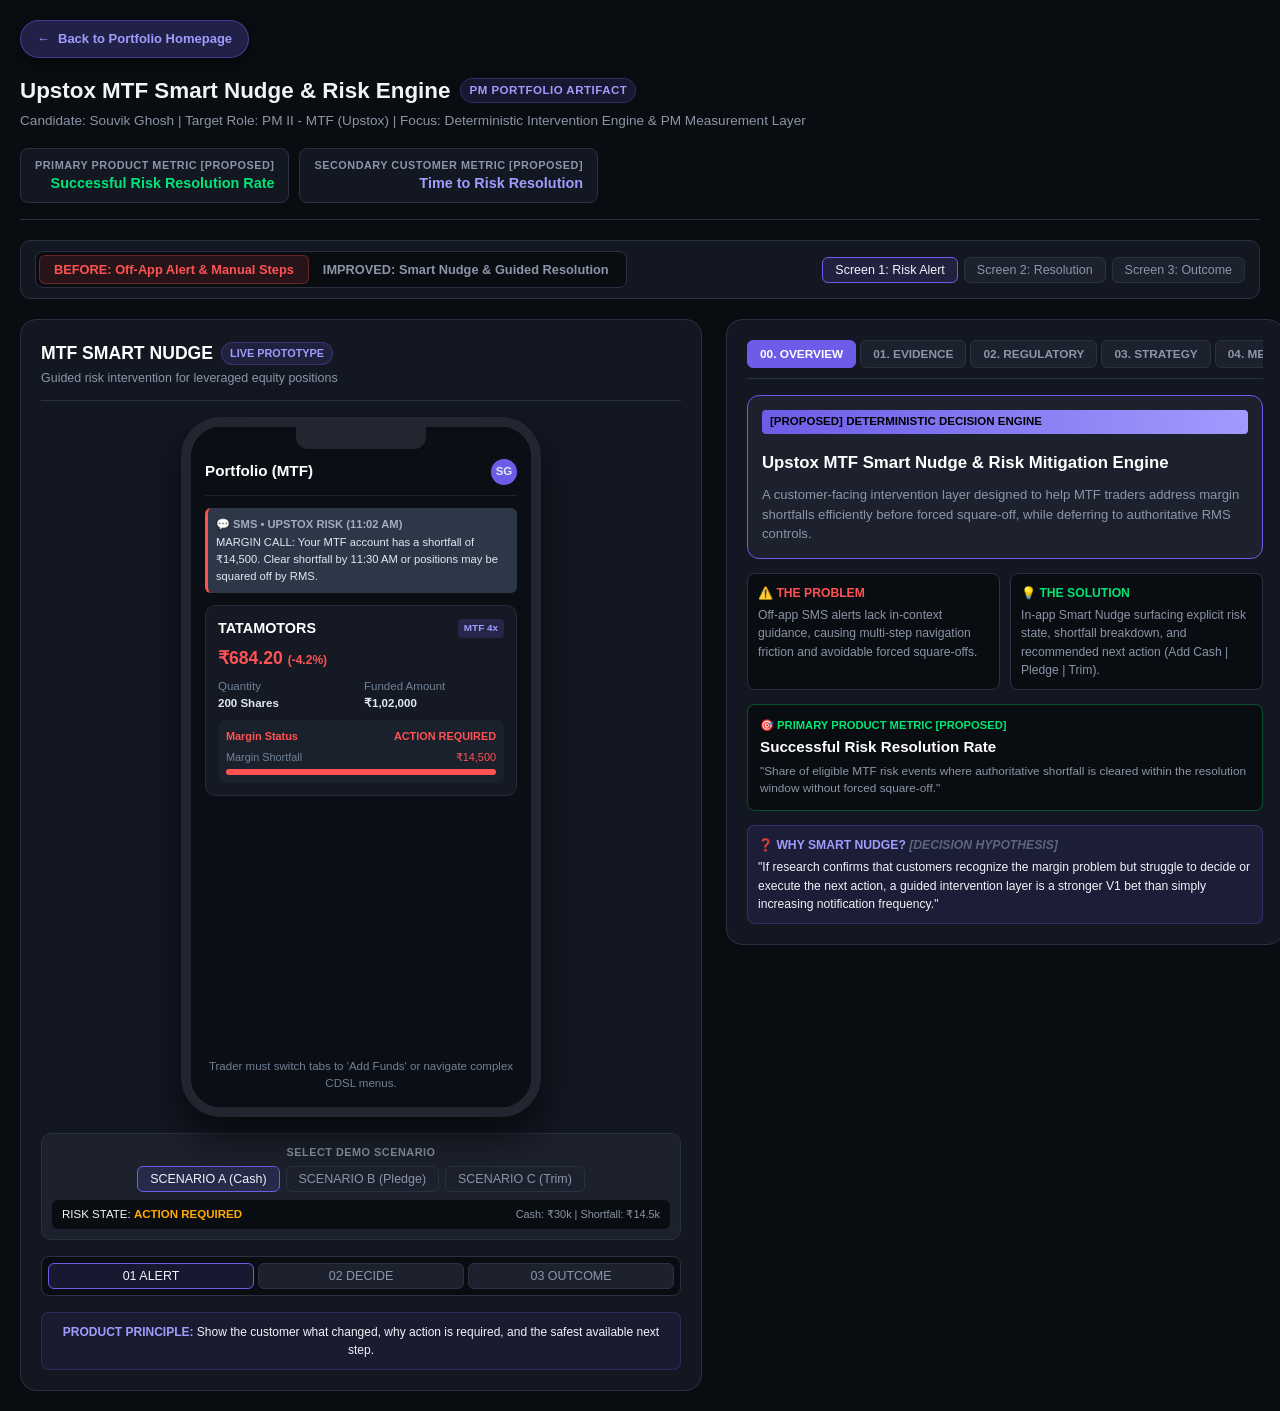
<file: upstox_mtf_smart_nudge_prototype.html>
<!DOCTYPE html>
<html lang="en">
<head>
  <meta charset="UTF-8">
  <meta name="viewport" content="width=device-width, initial-scale=1.0">
  <title>Upstox MTF Smart Nudge & Risk Engine Prototype - Souvik Ghosh Portfolio</title>
  <style>
    :root {
      --bg-dark: #090C10;
      --panel-bg: #131722;
      --card-bg: #1C212D;
      --card-border: #2A3142;
      --text-main: #F0F4F8;
      --text-muted: #8A96A8;
      --text-dim: #5C6779;
      --brand-violet: #6C5CE7;
      --brand-violet-hover: #5A4AD1;
      --brand-violet-light: rgba(108, 92, 231, 0.15);
      --accent-green: #00E676;
      --accent-green-bg: rgba(0, 230, 118, 0.12);
      --accent-red: #FF5252;
      --accent-red-bg: rgba(255, 82, 82, 0.12);
      --accent-amber: #FFAB00;
      --accent-amber-bg: rgba(255, 171, 0, 0.12);
      --font-family: -apple-system, BlinkMacSystemFont, "Segoe UI", Roboto, Helvetica, Arial, sans-serif;
    }

    * {
      box-sizing: border-box;
      margin: 0;
      padding: 0;
    }

    body {
      background-color: var(--bg-dark);
      color: var(--text-main);
      font-family: var(--font-family);
      line-height: 1.5;
      padding: 20px;
      display: flex;
      flex-direction: column;
      align-items: center;
      min-height: 100vh;
    }

    /* Header Bar */
    header {
      width: 100%;
      max-width: 1240px;
      margin-bottom: 20px;
      display: flex;
      flex-wrap: wrap;
      justify-content: space-between;
      align-items: center;
      gap: 16px;
      padding-bottom: 16px;
      border-bottom: 1px solid var(--card-border);
    }

    .brand-meta h1 {
      font-size: 1.4rem;
      font-weight: 700;
      color: var(--text-main);
      display: flex;
      align-items: center;
      gap: 10px;
    }

    .brand-meta h1 .badge {
      background: var(--brand-violet-light);
      color: #A29BFE;
      font-size: 0.72rem;
      padding: 3px 8px;
      border-radius: 20px;
      border: 1px solid rgba(108, 92, 231, 0.3);
      font-weight: 600;
      text-transform: uppercase;
      letter-spacing: 0.5px;
    }

    .brand-meta p {
      color: var(--text-muted);
      font-size: 0.85rem;
      margin-top: 4px;
    }

    .metric-pill-container {
      display: flex;
      gap: 10px;
    }

    .metric-pill {
      background: var(--panel-bg);
      border: 1px solid var(--card-border);
      padding: 8px 14px;
      border-radius: 8px;
      text-align: right;
    }

    .metric-pill .label {
      font-size: 0.68rem;
      color: var(--text-muted);
      text-transform: uppercase;
      font-weight: 600;
      letter-spacing: 0.5px;
    }

    .metric-pill .val {
      font-size: 0.9rem;
      font-weight: 700;
      color: var(--accent-green);
    }

    /* Controls Bar */
    .controls-bar {
      width: 100%;
      max-width: 1240px;
      display: flex;
      justify-content: space-between;
      align-items: center;
      margin-bottom: 20px;
      background: var(--panel-bg);
      padding: 10px 14px;
      border-radius: 10px;
      border: 1px solid var(--card-border);
      flex-wrap: wrap;
      gap: 12px;
    }

    .mode-switch-group {
      display: flex;
      background: var(--bg-dark);
      padding: 3px;
      border-radius: 8px;
      border: 1px solid var(--card-border);
    }

    .mode-btn {
      background: transparent;
      border: none;
      color: var(--text-muted);
      padding: 6px 14px;
      font-size: 0.8rem;
      font-weight: 600;
      border-radius: 6px;
      cursor: pointer;
      transition: all 0.2s ease;
    }

    .mode-btn.active-before {
      background: var(--accent-red-bg);
      color: var(--accent-red);
      border: 1px solid rgba(255, 82, 82, 0.3);
    }

    .mode-btn.active-improved {
      background: var(--brand-violet);
      color: #FFFFFF;
      box-shadow: 0 2px 8px rgba(108, 92, 231, 0.4);
    }

    .step-navigator {
      display: flex;
      gap: 6px;
    }

    .step-btn {
      background: var(--card-bg);
      border: 1px solid var(--card-border);
      color: var(--text-muted);
      padding: 5px 12px;
      border-radius: 6px;
      font-size: 0.78rem;
      cursor: pointer;
      font-weight: 500;
      transition: all 0.2s ease;
    }

    .step-btn.active {
      border-color: var(--brand-violet);
      color: var(--text-main);
      background: var(--brand-violet-light);
    }

    /* Workspace Grid (55% Left / 45% Right) */
    .workspace-grid {
      width: 100%;
      max-width: 1240px;
      display: grid;
      grid-template-columns: 55% 45%;
      gap: 24px;
      align-items: start;
    }

    @media (max-width: 960px) {
      .workspace-grid {
        grid-template-columns: 1fr;
      }
    }

    /* Product Showcase Column (LEFT ~55%) */
    .product-showcase-column {
      background: var(--panel-bg);
      border: 1px solid var(--card-border);
      border-radius: 16px;
      padding: 20px;
      display: flex;
      flex-direction: column;
      align-items: center;
      gap: 16px;
    }

    .showcase-header {
      width: 100%;
      display: flex;
      justify-content: space-between;
      align-items: flex-start;
      border-bottom: 1px solid var(--card-border);
      padding-bottom: 12px;
    }

    /* Mobile Phone Shell */
    .phone-container {
      display: flex;
      justify-content: center;
      width: 100%;
    }

    .phone-frame {
      width: 360px;
      height: 700px;
      background: #000000;
      border-radius: 40px;
      border: 10px solid #222630;
      box-shadow: 0 20px 40px rgba(0, 0, 0, 0.6);
      position: relative;
      overflow: hidden;
      display: flex;
      flex-direction: column;
    }

    .phone-notch {
      width: 130px;
      height: 22px;
      background: #222630;
      position: absolute;
      top: 0;
      left: 50%;
      transform: translateX(-50%);
      border-bottom-left-radius: 12px;
      border-bottom-right-radius: 12px;
      z-index: 100;
    }

    .phone-screen {
      flex: 1;
      background: #0B0E14;
      padding: 32px 14px 14px 14px;
      display: flex;
      flex-direction: column;
      overflow-y: auto;
      color: #E2E8F0;
      font-size: 0.82rem;
    }

    /* App Component Styles inside Phone */
    .app-header {
      display: flex;
      justify-content: space-between;
      align-items: center;
      padding-bottom: 10px;
      border-bottom: 1px solid #1E2330;
      margin-bottom: 12px;
    }

    .app-title {
      font-size: 0.95rem;
      font-weight: 700;
      color: #FFFFFF;
    }

    .user-avatar {
      width: 26px;
      height: 26px;
      background: var(--brand-violet);
      border-radius: 50%;
      display: flex;
      align-items: center;
      justify-content: center;
      font-weight: bold;
      font-size: 0.72rem;
    }

    /* Stock Position Card */
    .position-card {
      background: #141923;
      border: 1px solid #232A3B;
      border-radius: 10px;
      padding: 12px;
      margin-bottom: 12px;
    }

    .pos-header {
      display: flex;
      justify-content: space-between;
      align-items: center;
      margin-bottom: 6px;
    }

    .pos-ticker {
      font-weight: 700;
      font-size: 0.9rem;
      color: #FFFFFF;
    }

    .pos-type-tag {
      background: rgba(108, 92, 231, 0.2);
      color: #A29BFE;
      font-size: 0.62rem;
      padding: 2px 6px;
      border-radius: 4px;
      font-weight: 700;
    }

    .pos-metrics {
      display: grid;
      grid-template-columns: 1fr 1fr;
      gap: 6px;
      font-size: 0.72rem;
      margin-top: 6px;
    }

    .pos-metric-item .lbl {
      color: #718096;
    }
    .pos-metric-item .val {
      font-weight: 600;
      color: #E2E8F0;
    }

    /* Health Meter */
    .health-meter-box {
      background: #1A202C;
      border-radius: 8px;
      padding: 8px;
      margin-top: 8px;
    }

    .meter-label-row {
      display: flex;
      justify-content: space-between;
      font-size: 0.68rem;
      margin-bottom: 4px;
    }

    .meter-bar-bg {
      height: 6px;
      background: #2D3748;
      border-radius: 3px;
      overflow: hidden;
      position: relative;
    }

    .meter-bar-fill {
      height: 100%;
      width: 100%;
      transition: background-color 0.4s ease;
    }

    .meter-bar-fill.critical { background: var(--accent-red); }
    .meter-bar-fill.warning { background: var(--accent-amber); }
    .meter-bar-fill.healthy { background: var(--accent-green); }

    /* Nudge Banner */
    .nudge-banner {
      background: linear-gradient(135deg, rgba(255, 82, 82, 0.15) 0%, rgba(255, 171, 0, 0.1) 100%);
      border: 1px solid rgba(255, 82, 82, 0.4);
      border-radius: 10px;
      padding: 10px;
      margin-bottom: 12px;
      animation: pulseGlow 2s infinite alternate;
    }

    @keyframes pulseGlow {
      0% { border-color: rgba(255, 82, 82, 0.4); }
      100% { border-color: rgba(255, 171, 0, 0.7); }
    }

    .nudge-header {
      display: flex;
      align-items: center;
      gap: 6px;
      color: #FF5252;
      font-weight: 700;
      font-size: 0.78rem;
      margin-bottom: 4px;
    }

    .nudge-body {
      font-size: 0.72rem;
      color: #CBD5E0;
      margin-bottom: 8px;
    }

    .action-btn-primary {
      width: 100%;
      background: var(--brand-violet);
      color: #FFFFFF;
      border: none;
      padding: 8px;
      border-radius: 6px;
      font-weight: 700;
      font-size: 0.78rem;
      cursor: pointer;
      transition: background 0.2s ease;
      display: flex;
      justify-content: center;
      align-items: center;
      gap: 6px;
    }

    .action-btn-primary:hover {
      background: var(--brand-violet-hover);
    }

    .sms-alert-toast {
      background: #2D3748;
      border-left: 3px solid var(--accent-red);
      padding: 8px;
      border-radius: 6px;
      margin-bottom: 12px;
      font-size: 0.7rem;
      color: #E2E8F0;
    }

    .sms-alert-toast .sender {
      font-weight: bold;
      color: #A0AEC0;
      margin-bottom: 2px;
    }

    .option-card-group {
      display: flex;
      flex-direction: column;
      gap: 8px;
      margin-bottom: 12px;
    }

    .option-card {
      background: #1E2433;
      border: 1px solid #2D3748;
      border-radius: 8px;
      padding: 8px 10px;
      cursor: pointer;
      display: flex;
      align-items: center;
      justify-content: space-between;
      transition: all 0.2s ease;
    }

    .option-card.selected {
      border-color: var(--brand-violet);
      background: rgba(108, 92, 231, 0.15);
      box-shadow: 0 0 8px rgba(108, 92, 231, 0.3);
    }

    .option-card.recommended-highlight {
      border-color: var(--accent-green);
      background: rgba(0, 230, 118, 0.08);
    }

    .option-info .title {
      font-weight: 600;
      font-size: 0.76rem;
      color: #E2E8F0;
    }

    .option-info .desc {
      font-size: 0.66rem;
      color: #718096;
      margin-top: 2px;
    }

    .option-badge {
      font-size: 0.65rem;
      font-weight: 700;
      color: var(--accent-green);
      background: rgba(0, 230, 118, 0.1);
      padding: 2px 6px;
      border-radius: 4px;
    }

    .option-badge.alt {
      color: #A29BFE;
      background: rgba(108, 92, 231, 0.1);
    }

    /* PM Case Study Column (RIGHT ~45%) */
    .pm-case-study-column {
      background: var(--panel-bg);
      border: 1px solid var(--card-border);
      border-radius: 16px;
      padding: 20px;
      display: flex;
      flex-direction: column;
      gap: 16px;
    }

    .pm-tab-bar {
      display: flex;
      gap: 4px;
      border-bottom: 1px solid var(--card-border);
      padding-bottom: 10px;
      overflow-x: auto;
    }

    .pm-tab-btn {
      background: var(--card-bg);
      border: 1px solid var(--card-border);
      color: var(--text-muted);
      padding: 6px 12px;
      border-radius: 6px;
      font-size: 0.74rem;
      font-weight: 600;
      cursor: pointer;
      white-space: nowrap;
      transition: all 0.2s ease;
    }

    .pm-tab-btn.active {
      background: var(--brand-violet);
      color: #FFFFFF;
      border-color: var(--brand-violet);
    }

    .pm-section-content {
      display: flex;
      flex-direction: column;
      gap: 14px;
    }

    .annotation-box {
      background: var(--card-bg);
      border-left: 4px solid var(--brand-violet);
      border-radius: 0 8px 8px 0;
      padding: 12px 14px;
    }

    .annotation-box.warning-type {
      border-left-color: var(--accent-red);
    }

    .annotation-box h3 {
      font-size: 0.82rem;
      text-transform: uppercase;
      letter-spacing: 0.5px;
      color: #A29BFE;
      margin-bottom: 4px;
    }

    .annotation-box.warning-type h3 {
      color: var(--accent-red);
    }

    .annotation-box p {
      font-size: 0.82rem;
      color: var(--text-main);
    }

    .decision-table {
      width: 100%;
      border-collapse: collapse;
      font-size: 0.76rem;
      margin-top: 6px;
    }

    .decision-table th {
      background: var(--bg-dark);
      color: var(--text-muted);
      text-align: left;
      padding: 6px 8px;
      border-bottom: 1px solid var(--card-border);
    }

    .decision-table td {
      padding: 8px;
      border-bottom: 1px solid var(--card-border);
      color: var(--text-main);
    }

    .signature-element-badge {
      background: linear-gradient(90deg, #6C5CE7 0%, #a29bfe 100%);
      color: #000000;
      font-weight: 800;
      font-size: 0.72rem;
      padding: 3px 8px;
      border-radius: 4px;
      display: inline-block;
      margin-bottom: 6px;
      text-transform: uppercase;
    }
  </style>
</head>
<body>

  <!-- Header -->
  <div style="width: 100%; max-width: 1240px; margin: 0 auto 16px auto;">
    <a href="index.html#case-studies" style="display: inline-flex; align-items: center; gap: 8px; background: rgba(108, 92, 231, 0.25); border: 1px solid rgba(108, 92, 231, 0.5); color: #A29BFE; padding: 8px 16px; border-radius: 9999px; font-size: 13px; font-weight: 700; text-decoration: none; box-shadow: 0 4px 12px rgba(0,0,0,0.3); transition: all 0.2s ease;">
        ← <strong>Back to Portfolio Homepage</strong>
    </a>
</div>
    <header>
    <div class="brand-meta">
      <h1>
        Upstox MTF Smart Nudge & Risk Engine
        <span class="badge">PM Portfolio Artifact</span>
      </h1>
      <p>Candidate: Souvik Ghosh | Target Role: PM II - MTF (Upstox) | Focus: Deterministic Intervention Engine & PM Measurement Layer</p>
    </div>
    <div class="metric-pill-container">
      <div class="metric-pill">
        <div class="label">PRIMARY PRODUCT METRIC [PROPOSED]</div>
        <div class="val" id="metric-liquidation">Successful Risk Resolution Rate</div>
      </div>
      <div class="metric-pill">
        <div class="label">SECONDARY CUSTOMER METRIC [PROPOSED]</div>
        <div class="val" id="metric-retention" style="color: #A29BFE;">Time to Risk Resolution</div>
      </div>
    </div>
  </header>

  <!-- Controls Bar -->
  <div class="controls-bar">
    <div class="mode-switch-group">
      <button class="mode-btn active-before" id="btn-mode-before" onclick="switchMode('before')">
        BEFORE: Off-App Alert & Manual Steps
      </button>
      <button class="mode-btn" id="btn-mode-improved" onclick="switchMode('improved')">
        IMPROVED: Smart Nudge & Guided Resolution
      </button>
    </div>
    <div class="step-navigator">
      <button class="step-btn active" id="step-1" onclick="goToStep(1)">Screen 1: Risk Alert</button>
      <button class="step-btn" id="step-2" onclick="goToStep(2)">Screen 2: Resolution</button>
      <button class="step-btn" id="step-3" onclick="goToStep(3)">Screen 3: Outcome</button>
    </div>
  </div>

  <!-- Workspace Grid (55% Left Product Showcase / 45% Right PM Case Study) -->
  <div class="workspace-grid">

    <!-- LEFT COLUMN: PRODUCT EXPERIENCE SHOWCASE (~55%) -->
    <div class="product-showcase-column">
      
      <div class="showcase-header">
        <div>
          <h2 style="font-size: 1.1rem; font-weight: 800; color: #FFFFFF; display: flex; align-items: center; gap: 8px;">
            MTF SMART NUDGE
            <span style="font-size: 0.68rem; background: var(--brand-violet-light); color: #A29BFE; padding: 2px 8px; border-radius: 12px; border: 1px solid rgba(108, 92, 231, 0.3);">LIVE PROTOTYPE</span>
          </h2>
          <p style="font-size: 0.78rem; color: var(--text-muted); margin-top: 2px;">Guided risk intervention for leveraged equity positions</p>
        </div>
      </div>

      <!-- Centered Mobile Frame -->
      <div class="phone-container">
        <div class="phone-frame">
          <div class="phone-notch"></div>
          <div class="phone-screen" id="phone-screen-content">
            <!-- Dynamic Content Rendered Here via JS -->
          </div>
        </div>
      </div>

      <!-- Controls & State Strip Below Phone -->
      <div style="width: 100%; background: var(--card-bg); border: 1px solid var(--card-border); border-radius: 10px; padding: 10px; text-align: center;">
        <div style="font-size: 0.68rem; color: var(--text-muted); font-weight: 700; text-transform: uppercase; letter-spacing: 0.5px; margin-bottom: 6px;">SELECT DEMO SCENARIO</div>
        <div style="display: flex; gap: 6px; justify-content: center; flex-wrap: wrap;">
          <button class="step-btn active" id="scen-btn-a" onclick="switchScenario('scenarioA')">SCENARIO A (Cash)</button>
          <button class="step-btn" id="scen-btn-b" onclick="switchScenario('scenarioB')">SCENARIO B (Pledge)</button>
          <button class="step-btn" id="scen-btn-c" onclick="switchScenario('scenarioC')">SCENARIO C (Trim)</button>
        </div>
        <div style="margin-top: 8px; font-size: 0.72rem; color: var(--text-main); display: flex; justify-content: space-between; align-items: center; background: var(--bg-dark); padding: 6px 10px; border-radius: 6px;">
          <span>RISK STATE: <strong id="scen-risk-state-label" style="color: var(--accent-amber);">ACTION REQUIRED</strong></span>
          <span style="color: var(--text-muted); font-size: 0.68rem;" id="scen-resource-label">Cash: ₹30k | Shortfall: ₹14.5k</span>
        </div>
      </div>

      <!-- Flow Navigation Strip -->
      <div style="width: 100%; display: flex; gap: 4px; justify-content: space-between; background: var(--bg-dark); padding: 6px; border-radius: 8px; border: 1px solid var(--card-border); font-size: 0.72rem;">
        <button class="step-btn active" id="flow-btn-1" style="flex: 1; text-align: center;" onclick="goToStep(1)">01 ALERT</button>
        <button class="step-btn" id="flow-btn-2" style="flex: 1; text-align: center;" onclick="goToStep(2)">02 DECIDE</button>
        <button class="step-btn" id="flow-btn-3" style="flex: 1; text-align: center;" onclick="goToStep(3)">03 OUTCOME</button>
      </div>

      <!-- Product Principle Card -->
      <div style="width: 100%; background: rgba(108, 92, 231, 0.08); border: 1px solid rgba(108, 92, 231, 0.25); padding: 10px 12px; border-radius: 8px; font-size: 0.75rem; text-align: center; color: var(--text-main);">
        <strong style="color: #A29BFE;">PRODUCT PRINCIPLE:</strong> Show the customer what changed, why action is required, and the safest available next step.
      </div>

    </div>

    <!-- RIGHT COLUMN: PM CASE STUDY (~45%) -->
    <div class="pm-case-study-column">
      
      <!-- Top Section Tabs -->
      <div class="pm-tab-bar">
        <button class="pm-tab-btn active" id="tab-overview" onclick="switchPmTab('overview')">00. OVERVIEW</button>
        <button class="pm-tab-btn" id="tab-evidence" onclick="switchPmTab('evidence')">01. EVIDENCE</button>
        <button class="pm-tab-btn" id="tab-regulatory" onclick="switchPmTab('regulatory')">02. REGULATORY</button>
        <button class="pm-tab-btn" id="tab-strategy" onclick="switchPmTab('strategy')">03. STRATEGY</button>
        <button class="pm-tab-btn" id="tab-metrics" onclick="switchPmTab('metrics')">04. METRICS</button>
        <button class="pm-tab-btn" id="tab-architecture" onclick="switchPmTab('architecture')">05. ARCHITECTURE</button>
      </div>

      <!-- TAB 00: OVERVIEW (Default Loaded Tab) -->
      <div class="pm-section-content" id="pm-sec-overview">
        
        <div style="background: var(--card-bg); border: 1px solid var(--brand-violet); border-radius: 12px; padding: 14px; display: flex; flex-direction: column; gap: 10px;">
          <span class="signature-element-badge">[PROPOSED] Deterministic Decision Engine</span>
          <h2 style="font-size: 1.05rem; font-weight: 800; color: #FFFFFF;">Upstox MTF Smart Nudge & Risk Mitigation Engine</h2>
          <p style="color: var(--text-muted); font-size: 0.82rem;">
            A customer-facing intervention layer designed to help MTF traders address margin shortfalls efficiently before forced square-off, while deferring to authoritative RMS controls.
          </p>
        </div>

        <div style="display: grid; grid-template-columns: 1fr 1fr; gap: 10px; font-size: 0.76rem;">
          <div style="background: var(--bg-dark); padding: 10px; border-radius: 8px; border: 1px solid var(--card-border);">
            <div style="font-weight: 700; color: #FF5252; margin-bottom: 4px;">⚠️ THE PROBLEM</div>
            <div style="color: var(--text-muted);">Off-app SMS alerts lack in-context guidance, causing multi-step navigation friction and avoidable forced square-offs.</div>
          </div>
          <div style="background: var(--bg-dark); padding: 10px; border-radius: 8px; border: 1px solid var(--card-border);">
            <div style="font-weight: 700; color: var(--accent-green); margin-bottom: 4px;">💡 THE SOLUTION</div>
            <div style="color: var(--text-muted);">In-app Smart Nudge surfacing explicit risk state, shortfall breakdown, and recommended next action (Add Cash | Pledge | Trim).</div>
          </div>
        </div>

        <div style="background: var(--bg-dark); padding: 12px; border-radius: 8px; border: 1px solid rgba(0, 230, 118, 0.3);">
          <div style="font-size: 0.7rem; color: var(--accent-green); font-weight: 700; text-transform: uppercase;">🎯 PRIMARY PRODUCT METRIC [PROPOSED]</div>
          <div style="font-size: 0.95rem; font-weight: 800; color: #FFFFFF; margin-top: 2px;">Successful Risk Resolution Rate</div>
          <div style="font-size: 0.74rem; color: var(--text-muted); margin-top: 4px;">
            "Share of eligible MTF risk events where authoritative shortfall is cleared within the resolution window without forced square-off."
          </div>
        </div>

        <div style="background: rgba(108, 92, 231, 0.1); border: 1px solid rgba(108, 92, 231, 0.3); padding: 10px; border-radius: 8px; font-size: 0.76rem;">
          <div style="font-weight: 700; color: #A29BFE; margin-bottom: 4px;">❓ WHY SMART NUDGE? <span style="color: var(--text-dim); font-style: italic;">[DECISION HYPOTHESIS]</span></div>
          <div style="color: var(--text-main);">
            "If research confirms that customers recognize the margin problem but struggle to decide or execute the next action, a guided intervention layer is a stronger V1 bet than simply increasing notification frequency."
          </div>
        </div>

      </div>

      <!-- TAB 01: EVIDENCE -->
      <div class="pm-section-content" id="pm-sec-evidence" style="display: none;">
        <!-- 01. PROBLEM EVIDENCE & DISCOVERY LAYER -->
        <div style="background: var(--card-bg); border: 1px solid var(--brand-violet); border-radius: 12px; padding: 14px; display: flex; flex-direction: column; gap: 12px;">
          <h3 style="font-size: 0.9rem; color: #A29BFE; font-weight: 700; border-bottom: 1px solid var(--card-border); padding-bottom: 6px; display: flex; justify-content: space-between; align-items: center;">
            <span>🔍 01. PROBLEM EVIDENCE & DISCOVERY LAYER</span>
            <span style="font-size: 0.65rem; background: var(--brand-violet-light); padding: 2px 6px; border-radius: 10px;">[PROPOSED RESEARCH DESIGN]</span>
          </h3>
          
          <div style="background: var(--bg-dark); padding: 10px; border-radius: 8px; font-size: 0.74rem;">
            <div style="font-weight: 700; color: #A29BFE; margin-bottom: 6px;">📋 A. PUBLIC EVIDENCE <span style="color: var(--text-dim); font-weight: normal;">[PUBLIC EVIDENCE TO VALIDATE]</span></div>
            <div style="display: flex; flex-direction: column; gap: 6px;">
              <div style="background: #141923; padding: 6px 8px; border-radius: 4px; border-left: 3px solid var(--brand-violet);">
                <div><strong>Public Broker / MTF Docs:</strong> Short deadlines mean resolution friction increases forced square-off risk. <span style="color: var(--accent-amber); font-size: 0.65rem;">[SOURCE TO BE VERIFIED]</span></div>
              </div>
              <div style="background: #141923; padding: 6px 8px; border-radius: 4px; border-left: 3px solid #A29BFE;">
                <div><strong>Customer Discussion Patterns:</strong> Retail traders cite confusion regarding auto square-offs and pledge flows. <span style="color: var(--accent-amber); font-size: 0.65rem;">[SOURCE TO BE VERIFIED]</span></div>
              </div>
              <div style="background: #141923; padding: 6px 8px; border-radius: 4px; border-left: 3px solid var(--accent-green);">
                <div><strong>Competitor Observable Patterns:</strong> Off-app SMS alerts require manual tab-switching, adding latency. <span style="color: var(--accent-amber); font-size: 0.65rem;">[SOURCE TO BE VERIFIED]</span></div>
              </div>
            </div>
          </div>

          <div style="background: var(--bg-dark); padding: 10px; border-radius: 8px; font-size: 0.74rem;">
            <div style="font-weight: 700; color: var(--accent-green); margin-bottom: 6px;">💡 B. PRODUCT INSIGHTS <span style="color: var(--text-dim); font-weight: normal;">[POTENTIAL INSIGHT]</span></div>
            <div style="color: var(--text-muted); margin-bottom: 4px;">1. Telling customers margin is required without a clear next action causes delay.</div>
            <div style="color: var(--text-muted);">2. A single default action fails customers who hold stock collateral but lack cash.</div>
          </div>

          <div style="background: var(--bg-dark); padding: 10px; border-radius: 8px; font-size: 0.74rem;">
            <div style="font-weight: 700; color: #FFAB00; margin-bottom: 4px;">🧪 C. HYPOTHESES TO VALIDATE <span style="color: var(--text-dim); font-weight: normal;">[HYPOTHESIS]</span></div>
            <div style="color: var(--text-main); display: flex; flex-direction: column; gap: 2px;">
              <div><strong>H1:</strong> Shortfall customers struggle to identify appropriate action quickly.</div>
              <div><strong>H2:</strong> Contextual recommendations improve successful risk resolution.</div>
              <div><strong>H3:</strong> Guided flows reduce avoidable support dependency.</div>
            </div>
          </div>

          <div style="background: var(--bg-dark); padding: 10px; border-radius: 8px; font-size: 0.72rem;">
            <div style="font-weight: 700; color: #A29BFE; margin-bottom: 4px;">🔬 VALIDATION PLAN & RESEARCH DESIGN</div>
            <div style="display: grid; grid-template-columns: 1fr 1fr; gap: 6px;">
              <div style="background: #141923; padding: 6px; border-radius: 4px;"><strong>1. Interviews:</strong> Measure action confidence</div>
              <div style="background: #141923; padding: 6px; border-radius: 4px;"><strong>2. Support Tickets:</strong> Measure root-cause queries</div>
              <div style="background: #141923; padding: 6px; border-radius: 4px;"><strong>3. Funnel Analytics:</strong> Measure step conversion</div>
              <div style="background: #141923; padding: 6px; border-radius: 4px;"><strong>4. Usability Testing:</strong> Measure task execution time</div>
            </div>
          </div>
        </div>
      </div>

      <!-- TAB 02: REGULATORY -->
      <div class="pm-section-content" id="pm-sec-regulatory" style="display: none;">
        <div style="background: var(--card-bg); border: 1px solid var(--brand-violet); border-radius: 12px; padding: 14px; display: flex; flex-direction: column; gap: 12px;">
          <h3 style="font-size: 0.9rem; color: #A29BFE; font-weight: 700; border-bottom: 1px solid var(--card-border); padding-bottom: 6px;">
            ⚖️ 02. REGULATORY & RISK CONTEXT
          </h3>
          <p style="font-size: 0.74rem; color: var(--text-muted); font-style: italic;">
            "Smart Nudge is an intervention layer around authoritative broker/RMS controls, not a replacement for them."
          </p>

          <div style="display: flex; flex-direction: column; gap: 8px; font-size: 0.74rem;">
            <div style="background: var(--bg-dark); padding: 8px 10px; border-radius: 6px; border-left: 3px solid var(--brand-violet);">
              <strong>1. MTF Margin / Risk Rules:</strong> Consume authoritative margin/risk state from broker RMS. <span style="color: var(--accent-amber); font-size: 0.65rem;">[TO BE VALIDATED WITH RISK/COMPLIANCE]</span>
            </div>
            <div style="background: var(--bg-dark); padding: 8px 10px; border-radius: 6px; border-left: 3px solid var(--accent-red);">
              <strong>2. RMS Authority & Liquidation Boundary:</strong> Never promise guaranteed resolution windows. Always defer to authoritative RMS state.
            </div>
            <div style="background: var(--bg-dark); padding: 8px 10px; border-radius: 6px; border-left: 3px solid #A29BFE;">
              <strong>3. Pledge Workflow:</strong> Surface pledge option only when securities are eligible and CDSL/NSDL T-PIN can be initiated. <span style="color: var(--accent-amber); font-size: 0.65rem;">[TO BE VALIDATED]</span>
            </div>
            <div style="background: var(--bg-dark); padding: 8px 10px; border-radius: 6px; border-left: 3px solid var(--accent-green);">
              <strong>4. Regulatory Change Watch:</strong> Keep rules configurable for SEBI framework reviews. <span style="color: #A29BFE; font-size: 0.65rem;">[PROPOSED / CONSULTATION]</span>
            </div>
          </div>

          <div style="display: grid; grid-template-columns: 1fr 1fr; gap: 8px; font-size: 0.72rem;">
            <div style="background: rgba(255, 82, 82, 0.08); padding: 8px; border-radius: 6px; border: 1px solid rgba(255, 82, 82, 0.2);">
              <strong style="color: #FF5252;">⛔ DOES NOT CONTROL:</strong> Exchange formulas, RMS liquidation, haircuts, pledge approvals.
            </div>
            <div style="background: rgba(0, 230, 118, 0.08); padding: 8px; border-radius: 6px; border: 1px solid rgba(0, 230, 118, 0.2);">
              <strong style="color: var(--accent-green);">✅ CONTROLS:</strong> Risk explanation, option prioritization, guided workflows, metric tracking.
            </div>
          </div>
        </div>
      </div>

      <!-- TAB 03: STRATEGY -->
      <div class="pm-section-content" id="pm-sec-strategy" style="display: none;">
        <div style="background: var(--card-bg); border: 1px solid var(--brand-violet); border-radius: 12px; padding: 14px; display: flex; flex-direction: column; gap: 12px;">
          <h3 style="font-size: 0.9rem; color: #A29BFE; font-weight: 700; border-bottom: 1px solid var(--card-border); padding-bottom: 6px;">
            🎯 03. PRODUCT STRATEGY & DECISION FRAMEWORK
          </h3>
          
          <table class="decision-table">
            <thead>
              <tr>
                <th>Decision Action</th>
                <th>Condition</th>
              </tr>
            </thead>
            <tbody>
              <tr>
                <td><strong style="color: var(--accent-green);">SCALE</strong></td>
                <td>Primary metric improves AND risk/customer guardrails remain within agreed limits.</td>
              </tr>
              <tr>
                <td><strong style="color: var(--accent-amber);">HOLD / INVESTIGATE</strong></td>
                <td>Primary metric improves BUT one or more guardrails deteriorate.</td>
              </tr>
              <tr>
                <td><strong style="color: #A29BFE;">ITERATE</strong></td>
                <td>Primary metric is flat AND funnel drop-off identifies experience bottleneck.</td>
              </tr>
              <tr>
                <td><strong style="color: var(--accent-red);">STOP</strong></td>
                <td>Primary metric worsens OR material guardrail deterioration occurs.</td>
              </tr>
            </tbody>
          </table>

          <div class="annotation-box" id="pm-annotation-card">
            <h3 id="annotation-title">[HYPOTHESIS] FRICTION ANALYSIS: THE STATUS QUO PROBLEM</h3>
            <p id="annotation-text" style="font-size: 0.78rem;">
              [HYPOTHESIS] Customers may delay action when margin-risk notifications require multiple steps across separate menus or do not clearly explain recommended next steps. Navigating sub-menus for top-ups or stock pledges creates friction before a margin shortfall can be resolved.
            </p>
          </div>

          <div style="background: rgba(108, 92, 231, 0.1); border: 1px solid rgba(108, 92, 231, 0.3); padding: 10px; border-radius: 8px; font-size: 0.74rem;">
            <div style="font-weight: 700; color: #A29BFE; margin-bottom: 2px;">V1 AI Product Principle & Future Roadmap</div>
            <div style="color: var(--text-main);">V1 uses deterministic rules because risk interventions should be explainable and auditable. Generative AI should not make regulatory margin decisions.</div>
          </div>
        </div>
      </div>

      <!-- TAB 04: METRICS -->
      <div class="pm-section-content" id="pm-sec-metrics" style="display: none;">
        <div style="background: var(--card-bg); border: 1px solid var(--brand-violet); border-radius: 12px; padding: 14px; display: flex; flex-direction: column; gap: 12px;">
          <h3 style="font-size: 0.9rem; color: #A29BFE; font-weight: 700; border-bottom: 1px solid var(--card-border); padding-bottom: 6px;">
            📐 04. MEASUREMENT ARCHITECTURE & EXPERIMENT DESIGN
          </h3>

          <div style="background: var(--bg-dark); padding: 10px; border-radius: 6px; font-size: 0.72rem; font-family: monospace; color: var(--text-muted);">
            <div style="color: #A29BFE; font-weight: bold; margin-bottom: 4px;">CUSTOMER MEASUREMENT FUNNEL</div>
            <div>1. ELIGIBLE MTF RISK EVENT → 2. NUDGE DELIVERED → 3. NUDGE VIEWED → 4. RECOMMENDATION OPENED → 5. INTERVENTION STARTED → 6. INTERVENTION COMPLETED → 7. RISK STATE REFRESHED → 8. RISK EVENT RESOLVED</div>
          </div>

          <div style="display: grid; grid-template-columns: 1fr 1fr; gap: 8px; font-size: 0.72rem;">
            <div style="background: var(--bg-dark); padding: 8px; border-radius: 6px;">
              <strong style="color: #A29BFE;">⚡ LEADING METRICS</strong>
              <ul style="padding-left: 12px; color: var(--text-muted); margin-top: 2px;">
                <li>Nudge Delivery & View Rate</li>
                <li>Recommendation Engagement Rate</li>
                <li>Intervention Start & Completion Rate</li>
              </ul>
            </div>
            <div style="background: var(--bg-dark); padding: 8px; border-radius: 6px;">
              <strong style="color: var(--accent-green);">🎯 OUTCOME METRICS</strong>
              <ul style="padding-left: 12px; color: var(--text-muted); margin-top: 2px;">
                <li>Successful Risk Resolution Rate</li>
                <li>Time to Risk Resolution</li>
                <li>Forced Square-off Rate</li>
              </ul>
            </div>
          </div>

          <div style="background: rgba(255, 82, 82, 0.08); padding: 8px 10px; border-radius: 6px; border: 1px solid rgba(255, 82, 82, 0.2); font-size: 0.72rem;">
            <strong style="color: #FF5252;">🛡️ RISK & CUSTOMER GUARDRAILS:</strong> Forced square-off rate must not increase; monitor complaint rate, failed intervention drop-offs, nudge frequency, and support contact volume.
          </div>

          <div style="background: var(--bg-dark); padding: 10px; border-radius: 6px; font-size: 0.72rem;">
            <strong style="color: #A29BFE;">🧪 FIRST A/B TEST DESIGN [PROPOSED]</strong>
            <div style="color: var(--text-muted); margin-top: 2px;"><strong>Control:</strong> Existing MTF risk communication experience <span style="color: var(--text-dim);">[TO BE VALIDATED]</span></div>
            <div style="color: var(--text-muted);"><strong>Treatment:</strong> Smart Nudge + Guided Intervention</div>
            <div style="color: var(--text-muted);"><strong>Hypothesis:</strong> Recommending suitable interventions at risk moment improves successful risk resolution without worsening guardrails.</div>
          </div>
        </div>
      </div>

      <!-- TAB 05: ARCHITECTURE -->
      <div class="pm-section-content" id="pm-sec-architecture" style="display: none;">
        <div style="background: var(--card-bg); border: 1px solid var(--brand-violet); border-radius: 12px; padding: 14px; display: flex; flex-direction: column; gap: 12px;">
          <h3 style="font-size: 0.9rem; color: #A29BFE; font-weight: 700; border-bottom: 1px solid var(--card-border); padding-bottom: 6px;">
            🏗️ 05. DECISION ENGINE ARCHITECTURE & INPUTS
          </h3>

          <div style="font-size: 0.7rem; font-family: monospace; background: var(--bg-dark); padding: 8px; border-radius: 6px; color: var(--text-muted); line-height: 1.4;">
            Broker RMS Authoritative Risk State<br>
            &nbsp;&nbsp;↓ Risk Input Normalisation<br>
            Proposed Margin Risk State Engine (Healthy / Watch / Action Required / Critical)<br>
            &nbsp;&nbsp;↓ Intervention Recommendation Engine (Deterministic Resource Matching)<br>
            Customer Smart Nudge UI (Contextual Why & Portfolio Signals)<br>
            &nbsp;&nbsp;↓ Customer Action (Cash | Pledge | Trim)<br>
            Broker RMS Recalculation (Authoritative Refresh)
          </div>

          <div style="background: var(--bg-dark); padding: 8px 10px; border-radius: 6px; font-size: 0.74rem;">
            <div style="color: #A29BFE; font-weight: bold; margin-bottom: 2px;">[PROPOSED] DECISION ENGINE INPUTS & CONTEXTUAL SIGNALS</div>
            <div style="color: var(--text-muted);"><strong>INPUTS:</strong> Margin Shortfall, Available Cash, Eligible Demat Collateral, Urgency Level, Position Quantity.</div>
            <div style="color: var(--text-muted); margin-top: 2px;"><strong>CONTEXTUAL SIGNALS:</strong> Unrealised MTM Loss, Position Concentration %, Security Volatility Index.</div>
            <div style="font-size: 0.68rem; color: var(--text-main); font-style: italic; margin-top: 2px;">"V1 intentionally avoids a composite risk score. Intervention recommendations remain deterministic and explainable."</div>
          </div>
        </div>
      </div>

    </div>

  </div>

  <script>
    // State Initialization
    let currentMode = 'before'; // 'before' or 'improved'
    let currentStep = 1;
    let selectedOption = 'cash'; // 'cash', 'pledge', 'trim'

    // [ILLUSTRATIVE] Prototype-only risk inputs across test scenarios.
    const defaultScenarios = {
      scenarioA: {
        name: "Cash Available",
        marginShortfall: 14500,
        availableCash: 30000,
        eligibleCollateralValue: 0,
        unrealisedPnL: -8400,
        concentrationRisk: "HIGH",
        volatilityRisk: "MEDIUM",
        urgencyLevel: "MODERATE",
        positionQuantity: 200,
        currentPrice: 684.20
      },
      scenarioB: {
        name: "Collateral Available",
        marginShortfall: 14500,
        availableCash: 2000,
        eligibleCollateralValue: 50000,
        unrealisedPnL: -8400,
        concentrationRisk: "HIGH",
        volatilityRisk: "MEDIUM",
        urgencyLevel: "MODERATE",
        positionQuantity: 200,
        currentPrice: 684.20
      },
      scenarioC: {
        name: "Exposure Reduction",
        marginShortfall: 14500,
        availableCash: 2000,
        eligibleCollateralValue: 0,
        unrealisedPnL: -8400,
        concentrationRisk: "HIGH",
        volatilityRisk: "HIGH",
        urgencyLevel: "HIGH",
        positionQuantity: 200,
        currentPrice: 684.20
      }
    };

    let activeScenarioKey = 'scenarioA';

    // PM Tab Navigation Switcher
    function switchPmTab(tabKey) {
      const tabs = ['overview', 'evidence', 'regulatory', 'strategy', 'metrics', 'architecture'];
      tabs.forEach(t => {
        const btn = document.getElementById('tab-' + t);
        const sec = document.getElementById('pm-sec-' + t);
        if (btn) btn.className = t === tabKey ? 'pm-tab-btn active' : 'pm-tab-btn';
        if (sec) sec.style.display = t === tabKey ? 'flex' : 'none';
      });
    }

    // Portfolio Risk Signals
    function calculatePortfolioRiskSignals(inputs) {
      const inp = inputs || defaultScenarios[activeScenarioKey];
      return {
        mtmStatus: inp.unrealisedPnL < 0 ? `Negative (-₹${Math.abs(inp.unrealisedPnL).toLocaleString('en-IN')})` : "Positive",
        concentrationStatus: inp.concentrationRisk || "HIGH",
        volatilityStatus: inp.volatilityRisk || "MEDIUM"
      };
    }

    // Margin Risk State Engine
    function calculateRiskState(inputs) {
      const inp = inputs || defaultScenarios[activeScenarioKey];
      const signals = calculatePortfolioRiskSignals(inp);
      
      if (inp.marginShortfall <= 0) {
        const hasElevatedSignals = inp.unrealisedPnL < 0 || signals.concentrationStatus === "HIGH" || signals.volatilityStatus === "HIGH";
        if (hasElevatedSignals) {
          return {
            state: "WATCH",
            color: "var(--accent-amber)",
            badgeClass: "warning",
            explanation: "No immediate margin shortfall, but elevated portfolio risk signals exist."
          };
        }
        return {
          state: "HEALTHY",
          color: "var(--accent-green)",
          badgeClass: "healthy",
          explanation: "No margin shortfall and no material warning signal."
        };
      }

      if (inp.urgencyLevel === "CRITICAL") {
        return {
          state: "CRITICAL",
          color: "var(--accent-red)",
          badgeClass: "critical",
          explanation: "Margin shortfall exists with urgent conditions. Applicable RMS consequences may occur if requirements are not met."
        };
      }

      return {
        state: "ACTION REQUIRED",
        color: "var(--accent-amber)",
        badgeClass: "warning",
        explanation: "Margin shortfall exists and customer action is required."
      };
    }

    // Switch Test Scenario in PM Panel & Showcase
    function switchScenario(key) {
      activeScenarioKey = key || 'scenarioA';
      document.getElementById('scen-btn-a').className = activeScenarioKey === 'scenarioA' ? 'step-btn active' : 'step-btn';
      document.getElementById('scen-btn-b').className = activeScenarioKey === 'scenarioB' ? 'step-btn active' : 'step-btn';
      document.getElementById('scen-btn-c').className = activeScenarioKey === 'scenarioC' ? 'step-btn active' : 'step-btn';

      const currentInp = defaultScenarios[activeScenarioKey];
      const rState = calculateRiskState(currentInp);
      
      const riskLabel = document.getElementById('scen-risk-state-label');
      if (riskLabel) {
        riskLabel.textContent = rState.state;
        riskLabel.style.color = rState.color;
      }

      const resourceLabel = document.getElementById('scen-resource-label');
      if (resourceLabel) {
        resourceLabel.textContent = `Cash: ₹${(currentInp.availableCash/1000).toFixed(0)}k | Collateral: ₹${(currentInp.eligibleCollateralValue/1000).toFixed(0)}k | Shortfall: ₹${(currentInp.marginShortfall/1000).toFixed(1)}k`;
      }

      const rec = recommendIntervention(currentInp);
      selectedOption = rec.recommendedAction;
      renderScreen();
    }

    // Deterministic Decision Engine Recommendation Logic
    function recommendIntervention(inputs) {
      const inp = inputs || defaultScenarios[activeScenarioKey];
      const rState = calculateRiskState(inp);
      
      if (rState.state === 'HEALTHY' || rState.state === 'WATCH') {
        if (inp.marginShortfall <= 0) {
          return {
            recommendedAction: 'none',
            title: 'No Action Required',
            whyText: '• Margin shortfall: ₹0\n• Margin requirement satisfied',
            cashBadge: 'ALTERNATIVE',
            pledgeBadge: 'ALTERNATIVE',
            trimBadge: 'ALTERNATIVE'
          };
        }
      }

      if (inp.availableCash >= inp.marginShortfall) {
        return {
          recommendedAction: 'cash',
          title: 'Add Cash',
          whyText: `• Margin shortfall: ₹${inp.marginShortfall.toLocaleString('en-IN')}\n• Available cash: ₹${inp.availableCash.toLocaleString('en-IN')}\n• Cash is sufficient to cover shortfall\n• Avoids changing existing MTF position leverage`,
          cashBadge: 'RECOMMENDED',
          pledgeBadge: 'ALTERNATIVE',
          trimBadge: 'ALTERNATIVE'
        };
      }

      if (inp.eligibleCollateralValue >= inp.marginShortfall) {
        return {
          recommendedAction: 'pledge',
          title: 'Pledge Demat Holdings',
          whyText: `• Margin shortfall: ₹${inp.marginShortfall.toLocaleString('en-IN')}\n• Available cash (₹${inp.availableCash.toLocaleString('en-IN')}) is insufficient\n• Eligible collateral (₹${inp.eligibleCollateralValue.toLocaleString('en-IN')}) is available\n• Pledging restores available margin without reducing MTF position`,
          cashBadge: 'ALTERNATIVE',
          pledgeBadge: 'RECOMMENDED',
          trimBadge: 'ALTERNATIVE'
        };
      }

      return {
        recommendedAction: 'trim',
        title: 'Reduce MTF Position',
        whyText: `• Margin shortfall: ₹${inp.marginShortfall.toLocaleString('en-IN')}\n• Available cash (₹${inp.availableCash.toLocaleString('en-IN')}) is insufficient\n• Sufficient eligible collateral is unavailable\n• Reducing exposure is remaining viable intervention`,
        cashBadge: 'ALTERNATIVE',
        pledgeBadge: 'ALTERNATIVE',
        trimBadge: 'RECOMMENDED'
      };
    }

    // Trim Impact Calculation Engine
    function calculateIllustrativeTrimImpact(inputs) {
      const inp = inputs || defaultScenarios[activeScenarioKey];
      const illustrativeMarginRate = 0.25;
      
      const requiredReductionValue = inp.marginShortfall / illustrativeMarginRate;
      const estimatedSharesToReduce = Math.min(inp.positionQuantity, Math.ceil(requiredReductionValue / inp.currentPrice));
      
      const estimatedExposureReduction = estimatedSharesToReduce * inp.currentPrice;
      const marginFreed = estimatedExposureReduction * illustrativeMarginRate;
      const remainingShortfall = Math.max(0, Math.round(inp.marginShortfall - marginFreed));

      return {
        estimatedSharesToReduce,
        estimatedExposureReduction: Math.round(estimatedExposureReduction),
        marginFreed: Math.round(marginFreed),
        remainingShortfall,
        isFullyCleared: remainingShortfall === 0
      };
    }

    // Dynamic Recalculation Engine for Post-Action State
    function calculatePostActionState(option, inputs) {
      const opt = option || 'cash';
      const inp = inputs || defaultScenarios[activeScenarioKey];
      const riskStateBefore = calculateRiskState(inp);
      
      let remainingShortfall = inp.marginShortfall;
      let actionImpactText = "";
      let actionDetail = "";
      let postInputs = { ...inp };

      if (opt === 'cash') {
        const cashApplied = Math.min(inp.marginShortfall, inp.availableCash);
        remainingShortfall = Math.max(0, inp.marginShortfall - cashApplied);
        postInputs.marginShortfall = remainingShortfall;
        postInputs.availableCash -= cashApplied;
        actionImpactText = `₹${cashApplied.toLocaleString('en-IN')} cash applied`;
        
        if (remainingShortfall === 0) {
          actionDetail = `Margin shortfall cleared in this illustrative scenario. Portfolio risk signals remain unchanged. Benefit: Restores margin without changing position exposure.`;
        } else {
          actionDetail = `₹${cashApplied.toLocaleString('en-IN')} cash applied. Margin shortfall reduced, but ₹${remainingShortfall.toLocaleString('en-IN')} shortfall remains. Additional action may still be required.`;
        }
      } else if (opt === 'pledge') {
        const collateralApplied = Math.min(inp.marginShortfall, inp.eligibleCollateralValue);
        remainingShortfall = Math.max(0, inp.marginShortfall - collateralApplied);
        postInputs.marginShortfall = remainingShortfall;
        actionImpactText = `₹${collateralApplied.toLocaleString('en-IN')} eligible collateral pledged`;
        
        if (remainingShortfall === 0) {
          actionDetail = `Margin shortfall cleared in this illustrative scenario (₹${collateralApplied.toLocaleString('en-IN')} collateral pledged). Portfolio risk signals remain unchanged.`;
        } else {
          actionDetail = `₹${collateralApplied.toLocaleString('en-IN')} collateral pledged. Margin shortfall reduced, but ₹${remainingShortfall.toLocaleString('en-IN')} shortfall remains. Additional action may still be required.`;
        }
      } else if (opt === 'trim') {
        const trimImpact = calculateIllustrativeTrimImpact(inp);
        remainingShortfall = trimImpact.remainingShortfall;
        postInputs.marginShortfall = remainingShortfall;
        actionImpactText = `${trimImpact.estimatedSharesToReduce} shares reduced (Exposure -₹${trimImpact.estimatedExposureReduction.toLocaleString('en-IN')})`;
        
        if (remainingShortfall === 0) {
          actionDetail = `Margin shortfall cleared in this illustrative scenario via position trim (${trimImpact.estimatedSharesToReduce} shares). Exposure reduced by ₹${trimImpact.estimatedExposureReduction.toLocaleString('en-IN')}.`;
        } else {
          actionDetail = `Position reduction selected (${trimImpact.estimatedSharesToReduce} shares reduced out of ${inp.positionQuantity}). Margin shortfall reduced by ₹${trimImpact.marginFreed.toLocaleString('en-IN')}, but ₹${remainingShortfall.toLocaleString('en-IN')} shortfall remains. Additional action may still be required.`;
        }
      }

      const riskStateAfter = calculateRiskState(postInputs);
      const signalsAfter = calculatePortfolioRiskSignals(postInputs);

      return {
        shortfallBefore: inp.marginShortfall,
        shortfallAfter: remainingShortfall,
        selectedAction: opt,
        estimatedImpact: actionImpactText,
        riskStateBefore: riskStateBefore,
        riskStateAfter: riskStateAfter,
        signalsAfter: signalsAfter,
        detail: actionDetail,
        isFullyCleared: remainingShortfall === 0
      };
    }

    function switchMode(mode) {
      currentMode = mode || 'before';
      const btnBefore = document.getElementById('btn-mode-before');
      const btnImproved = document.getElementById('btn-mode-improved');
      if (btnBefore) btnBefore.className = currentMode === 'before' ? 'mode-btn active-before' : 'mode-btn';
      if (btnImproved) btnImproved.className = currentMode === 'improved' ? 'mode-btn active-improved' : 'mode-btn';
      renderScreen();
    }

    function goToStep(step) {
      currentStep = step || 1;
      document.querySelectorAll('.step-btn').forEach((btn, idx) => {
        if (btn.id.startsWith('step-') || btn.id.startsWith('flow-btn-')) {
          const stepNum = parseInt(btn.id.replace('step-', '').replace('flow-btn-', ''));
          if (stepNum === currentStep) {
            btn.classList.add('active');
          } else if (stepNum) {
            btn.classList.remove('active');
          }
        }
      });
      renderScreen();
    }

    function selectOption(opt) {
      selectedOption = opt || 'cash';
      renderScreen();
    }

    function renderScreen() {
      const screen = document.getElementById('phone-screen-content');
      const annotationTitle = document.getElementById('annotation-title');
      const annotationText = document.getElementById('annotation-text');
      const annotationCard = document.getElementById('pm-annotation-card');

      if (!screen) return;

      if (currentMode === 'before') {
        renderBeforeFlow(screen, annotationTitle, annotationText, annotationCard);
      } else {
        renderImprovedFlow(screen, annotationTitle, annotationText, annotationCard);
      }
    }

    function renderBeforeFlow(screen, title, text, card) {
      if (card) card.className = "annotation-box warning-type";

      if (currentStep === 1) {
        if (title) title.innerHTML = "⚠️ Problem Screen 1: Off-App Margin Notification";
        if (text) text.innerHTML = "[ILLUSTRATIVE] The trader is viewing their portfolio. Tata Motors has dropped -4.2%, placing the account in an ACTION REQUIRED status. In this scenario, no warning is surfaced directly in the active trading view until an external SMS alert is sent.";

        screen.innerHTML = `
          <div class="app-header">
            <div class="app-title">Portfolio (MTF)</div>
            <div class="user-avatar">SG</div>
          </div>
          <div class="sms-alert-toast">
            <div class="sender">💬 SMS • UPSTOX RISK (11:02 AM)</div>
            <div>MARGIN CALL: Your MTF account has a shortfall of ₹14,500. Clear shortfall by 11:30 AM or positions may be squared off by RMS.</div>
          </div>
          <div class="position-card">
            <div class="pos-header">
              <span class="pos-ticker">TATAMOTORS</span>
              <span class="pos-type-tag">MTF 4x</span>
            </div>
            <div style="font-size: 1.1rem; font-weight: 700; color: #FF5252;">₹684.20 <span style="font-size: 0.75rem;">(-4.2%)</span></div>
            <div class="pos-metrics">
              <div class="pos-metric-item"><div class="lbl">Quantity</div><div class="val">200 Shares</div></div>
              <div class="pos-metric-item"><div class="lbl">Funded Amount</div><div class="val">₹1,02,000</div></div>
            </div>
            <div class="health-meter-box">
              <div class="meter-label-row">
                <span style="color: #FF5252; font-weight: bold;">Margin Status</span>
                <span style="color: #FF5252; font-weight: bold;">ACTION REQUIRED</span>
              </div>
              <div class="meter-label-row" style="margin-top: 2px;">
                <span style="color: #718096;">Margin Shortfall</span>
                <span style="color: #FF5252;">₹14,500</span>
              </div>
              <div class="meter-bar-bg" style="margin-top: 4px;">
                <div class="meter-bar-fill critical"></div>
              </div>
            </div>
          </div>
          <div style="margin-top: auto; font-size: 0.72rem; color: #718096; text-align: center;">
            Trader must switch tabs to 'Add Funds' or navigate complex CDSL menus.
          </div>
        `;
      } else if (currentStep === 2) {
        if (title) title.innerHTML = "⚠️ Problem Screen 2: Navigation Friction Across Sub-Menus";
        if (text) text.innerHTML = "[HYPOTHESIS] Potential friction: customers may need to navigate multiple steps across different sub-menus before restoring their margin, creating delay during volatile market movements.";

        screen.innerHTML = `
          <div class="app-header">
            <div class="app-title">Funds & Collateral</div>
            <div class="user-avatar">SG</div>
          </div>
          <div style="background: #1E2433; padding: 12px; border-radius: 8px; margin-bottom: 12px;">
            <div style="font-weight: 600; color: #E2E8F0; margin-bottom: 4px;">Available Trading Margin</div>
            <div style="font-size: 1.2rem; font-weight: 700; color: #FF5252;">- ₹14,500</div>
            <div style="font-size: 0.7rem; color: #718096;">Margin Shortfall: ₹14,500 (Action Required)</div>
          </div>
          <button class="action-btn-primary" style="background: #2D3748; margin-bottom: 8px;" onclick="goToStep(3)">
            Add Money via UPI [Illustrative Flow]
          </button>
          <div style="font-size: 0.7rem; color: #718096; text-align: center; margin-top: 10px;">
            No option to partially trim position or pledge existing long-term demat holdings from this screen.
          </div>
        `;
      } else {
        if (title) title.innerHTML = "⚠️ Problem Screen 3: Automated Square-Off Execution";
        if (text) text.innerHTML = "[ILLUSTRATIVE SCENARIO] If shortfall is not cleared by the deadline, position may be squared off by RMS at the prevailing executable market price, subject to applicable broker/exchange rules.";

        screen.innerHTML = `
          <div class="app-header">
            <div class="app-title">Order History</div>
            <div class="user-avatar">SG</div>
          </div>
          <div style="background: rgba(255, 82, 82, 0.1); border: 1px solid rgba(255, 82, 82, 0.3); padding: 14px; border-radius: 12px; text-align: center; margin-bottom: 16px;">
            <div style="font-size: 1.5rem; margin-bottom: 4px;">🚨</div>
            <div style="font-weight: 700; color: #FF5252; font-size: 0.95rem;">POSITION SQUARED OFF</div>
            <div style="font-size: 0.72rem; color: #E2E8F0; margin-top: 4px;">
              200 TATAMOTORS squared off by RMS at prevailing market price [Illustrative Scenario].
            </div>
            <div style="font-size: 0.68rem; color: #718096; margin-top: 6px;">Applicable Auto Square-Off Fee applied</div>
          </div>
          <div style="font-size: 0.75rem; color: #A0AEC0; text-align: center;">
            Result: Unplanned position closure, customer dissatisfaction, and potential support ticket volume.
          </div>
        `;
      }
    }

    function renderImprovedFlow(screen, title, text, card) {
      if (card) card.className = "annotation-box";
      const currentInp = defaultScenarios[activeScenarioKey];
      const riskState = calculateRiskState(currentInp);
      const signals = calculatePortfolioRiskSignals(currentInp);
      const rec = recommendIntervention(currentInp);
      const trimImpact = calculateIllustrativeTrimImpact(currentInp);

      if (currentStep === 1) {
        if (title) title.innerHTML = `💡 [PROPOSED] Screen 1: In-App Smart Risk Nudge (${currentInp.name})`;
        if (text) text.innerHTML = "[PROPOSED] Contextual Smart Nudge surfaces latest available margin risk state and decision engine recommendation directly on the trading screen.";

        const whyBullets = rec.whyText.split('\n').map(b => `<li>${b.replace('• ', '')}</li>`).join('');

        screen.innerHTML = `
          <div class="app-header">
            <div class="app-title">Portfolio (MTF)</div>
            <div class="user-avatar">SG</div>
          </div>
          
          <div class="nudge-banner">
            <div class="nudge-header">
              <span>⚠️ MTF MARGIN RISK ALERT • ${riskState.state}</span>
            </div>
            <div class="nudge-body">
              <strong>Margin Shortfall: ₹${currentInp.marginShortfall.toLocaleString('en-IN')}</strong><br>
              <span style="color: #A29BFE; font-weight: 600;">[PROPOSED] Recommended: ${rec.title}</span>
            </div>
            <button class="action-btn-primary" onclick="goToStep(2)">
              ⚡ Choose How to Address Shortfall
            </button>
          </div>

          <!-- Why Am I At Risk Breakdown Card -->
          <div style="background: #181E2B; border: 1px solid #283248; border-radius: 10px; padding: 10px; margin-bottom: 10px;">
            <div style="font-size: 0.75rem; font-weight: 700; color: #A29BFE; margin-bottom: 4px;">🔍 Why This Action Is Recommended (${currentInp.name}):</div>
            <ul style="font-size: 0.7rem; color: #CBD5E0; padding-left: 14px; display: flex; flex-direction: column; gap: 2px;">
              ${whyBullets}
            </ul>
          </div>

          <!-- Portfolio Risk Signals Breakdown Card -->
          <div style="background: #141923; border: 1px solid #232A3B; border-radius: 10px; padding: 10px; margin-bottom: 12px;">
            <div style="font-size: 0.72rem; font-weight: 700; color: #718096; margin-bottom: 6px; text-transform: uppercase; letter-spacing: 0.5px;">📊 Contextual Portfolio Risk Signals</div>
            <div style="display: grid; grid-template-columns: 1fr 1fr 1fr; gap: 4px; font-size: 0.68rem; text-align: center;">
              <div style="background: #0B0E14; padding: 6px; border-radius: 6px;">
                <div style="color: #718096;">MTM Loss</div>
                <div style="color: #FF5252; font-weight: 700;">${signals.mtmStatus}</div>
              </div>
              <div style="background: #0B0E14; padding: 6px; border-radius: 6px;">
                <div style="color: #718096;">Concentration</div>
                <div style="color: #FFAB00; font-weight: 700;">${signals.concentrationStatus}</div>
              </div>
              <div style="background: #0B0E14; padding: 6px; border-radius: 6px;">
                <div style="color: #718096;">Volatility</div>
                <div style="color: #E2E8F0; font-weight: 700;">${signals.volatilityStatus}</div>
              </div>
            </div>
          </div>

          <div class="position-card">
            <div class="pos-header">
              <span class="pos-ticker">TATAMOTORS</span>
              <span class="pos-type-tag">MTF 4x</span>
            </div>
            <div style="font-size: 1.1rem; font-weight: 700; color: #FF5252;">₹684.20 <span style="font-size: 0.75rem;">(-4.2%)</span></div>
            <div class="pos-metrics">
              <div class="pos-metric-item"><div class="lbl">Quantity</div><div class="val">${currentInp.positionQuantity} Shares</div></div>
              <div class="pos-metric-item"><div class="lbl">Margin Shortfall</div><div class="val" style="color: #FF5252;">₹${currentInp.marginShortfall.toLocaleString('en-IN')}</div></div>
            </div>
            <div class="health-meter-box">
              <div class="meter-label-row">
                <span style="color: #FFAB00; font-weight: bold;">Margin Risk State</span>
                <span style="color: ${riskState.color}; font-weight: bold;">${riskState.state}</span>
              </div>
              <div style="font-size: 0.65rem; color: #718096; margin-top: 2px;">${riskState.explanation}</div>
              <div class="meter-bar-bg" style="margin-top: 4px;">
                <div class="meter-bar-fill ${riskState.badgeClass}"></div>
              </div>
            </div>
          </div>
        `;
      } else if (currentStep === 2) {
        if (title) title.innerHTML = "💡 [PROPOSED] Screen 2: Multi-Path Resolution Modal";
        if (text) text.innerHTML = "[PROPOSED] The decision engine highlights the recommended action based on customer circumstances while presenting alternatives with transparent trade-offs.";

        screen.innerHTML = `
          <div class="app-header">
            <div class="app-title">Margin Risk Resolution</div>
            <div class="user-avatar">SG</div>
          </div>

          <div style="background: #141923; border: 1px solid #232A3B; padding: 10px; border-radius: 8px; margin-bottom: 12px;">
            <div style="font-size: 0.72rem; color: #718096;">MTF Margin Shortfall: <strong style="color: #FF5252;">₹${currentInp.marginShortfall.toLocaleString('en-IN')}</strong></div>
            <div style="font-size: 0.7rem; color: #A29BFE; margin-top: 2px;">Engine Recommendation: <strong>${rec.title}</strong></div>
          </div>

          <div class="option-card-group">
            <div class="option-card ${selectedOption === 'cash' ? 'selected' : ''} ${rec.recommendedAction === 'cash' ? 'recommended-highlight' : ''}" onclick="selectOption('cash')">
              <div class="option-info">
                <div class="title">1. Instant Cash Top-Up</div>
                <div class="desc">Add ₹${currentInp.marginShortfall.toLocaleString('en-IN')} cash via UPI • <strong>Zero trade disruption</strong></div>
                <div style="font-size: 0.65rem; color: #718096; margin-top: 2px;">Dependency: Available cash (₹${currentInp.availableCash.toLocaleString('en-IN')})</div>
              </div>
              <div class="option-badge ${rec.recommendedAction === 'cash' ? '' : 'alt'}">${rec.cashBadge}</div>
            </div>

            <div class="option-card ${selectedOption === 'pledge' ? 'selected' : ''} ${rec.recommendedAction === 'pledge' ? 'recommended-highlight' : ''}" onclick="selectOption('pledge')">
              <div class="option-info">
                <div class="title">2. Pledge Demat Holdings (No cash top-up)</div>
                <div class="desc">Pledge HDFC Bank shares • <strong>Locks demat shares</strong></div>
                <div style="font-size: 0.65rem; color: #718096; margin-top: 2px;">Dependency: CDSL T-PIN auth (Eligible: ₹${currentInp.eligibleCollateralValue.toLocaleString('en-IN')})</div>
              </div>
              <div class="option-badge ${rec.recommendedAction === 'pledge' ? '' : 'alt'}">${rec.pledgeBadge}</div>
            </div>

            <div class="option-card ${selectedOption === 'trim' ? 'selected' : ''} ${rec.recommendedAction === 'trim' ? 'recommended-highlight' : ''}" onclick="selectOption('trim')">
              <div class="option-info">
                <div class="title">3. Smart Partial Trim [Proposed]</div>
                <div class="desc">[PROPOSED] Estimated reduction: ${trimImpact.estimatedSharesToReduce} shares • <strong>Reduces market upside</strong></div>
                <div style="font-size: 0.65rem; color: #718096; margin-top: 2px;">Dependency: Execution subject to market price</div>
              </div>
              <div class="option-badge ${rec.recommendedAction === 'trim' ? '' : 'alt'}">${rec.trimBadge}</div>
            </div>
          </div>

          <button class="action-btn-primary" onclick="goToStep(3)">
            Continue with Selected Action
          </button>
        `;
      } else {
        if (title) title.innerHTML = "💡 [PROPOSED] Screen 3: Margin Status Refreshed";
        if (text) text.innerHTML = "[PROPOSED] Margin status updated based on customer action. Dynamic recalculation refreshes account state.";

        const postState = calculatePostActionState(selectedOption, currentInp);

        let iconSymbol = postState.shortfallAfter === 0 ? "🛡️" : "⚠️";
        let statusTitle = postState.shortfallAfter === 0 ? "MARGIN SHORTFALL CLEARED" : "MARGIN SHORTFALL REDUCED";
        let headerColor = postState.shortfallAfter === 0 ? "#00E676" : "#FFAB00";

        screen.innerHTML = `
          <div class="app-header">
            <div class="app-title">Margin Status Refreshed</div>
            <div class="user-avatar">SG</div>
          </div>

          <div style="background: rgba(0, 230, 118, 0.08); border: 1px solid rgba(0, 230, 118, 0.3); padding: 14px; border-radius: 12px; text-align: left; margin-bottom: 14px;">
            <div style="display: flex; align-items: center; gap: 8px; margin-bottom: 8px;">
              <div style="font-size: 1.4rem;">${iconSymbol}</div>
              <div style="font-weight: 700; color: ${headerColor}; font-size: 0.95rem;">${statusTitle}</div>
            </div>
            
            <div style="display: grid; grid-template-columns: 1fr 1fr; gap: 8px; font-size: 0.72rem; background: #141923; padding: 10px; border-radius: 8px; margin-bottom: 8px;">
              <div><span style="color: #718096;">Margin State Before:</span><br><strong style="color: ${postState.riskStateBefore.color};">${postState.riskStateBefore.state}</strong></div>
              <div><span style="color: #718096;">Margin State After:</span><br><strong style="color: ${postState.riskStateAfter.color};">${postState.riskStateAfter.state}</strong></div>
              <div><span style="color: #718096;">Selected Action:</span><br><strong style="color: #E2E8F0;">${postState.selectedAction.toUpperCase()}</strong></div>
              <div><span style="color: #718096;">Remaining Shortfall:</span><br><strong style="color: ${postState.shortfallAfter === 0 ? '#00E676' : '#FF5252'};">₹${postState.shortfallAfter.toLocaleString('en-IN')}</strong></div>
            </div>

            <div style="font-size: 0.7rem; color: #CBD5E0; line-height: 1.4;">${postState.detail}</div>
            <div style="font-size: 0.65rem; color: #718096; margin-top: 6px; font-style: italic;">[ILLUSTRATIVE] Shortfall cleared in this prototype scenario. Production account state would be confirmed by authoritative RMS recalculation.</div>
          </div>

          <!-- Portfolio Risk Signals Context Card -->
          <div style="background: #141923; border: 1px solid #232A3B; border-radius: 10px; padding: 10px; margin-bottom: 14px;">
            <div style="font-size: 0.72rem; font-weight: 700; color: #718096; margin-bottom: 4px; text-transform: uppercase;">📊 Portfolio Risk Signals (Unchanged)</div>
            <div style="display: grid; grid-template-columns: 1fr 1fr 1fr; gap: 4px; font-size: 0.66rem; text-align: center;">
              <div style="background: #0B0E14; padding: 6px; border-radius: 4px;">
                <div style="color: #718096;">MTM Loss</div>
                <div style="color: #FF5252; font-weight: 700;">${postState.signalsAfter.mtmStatus}</div>
              </div>
              <div style="background: #0B0E14; padding: 6px; border-radius: 4px;">
                <div style="color: #718096;">Concentration</div>
                <div style="color: #FFAB00; font-weight: 700;">${postState.signalsAfter.concentrationStatus}</div>
              </div>
              <div style="background: #0B0E14; padding: 6px; border-radius: 4px;">
                <div style="color: #718096;">Volatility</div>
                <div style="color: #E2E8F0; font-weight: 700;">${postState.signalsAfter.volatilityStatus}</div>
              </div>
            </div>
          </div>

          <div style="background: #1E2433; padding: 12px; border-radius: 8px; margin-bottom: 16px;">
            <div style="display: flex; justify-content: space-between; align-items: center;">
              <div>
                <div style="font-weight: 600; font-size: 0.78rem; color: #E2E8F0;">[PROPOSED] Future Collateral Authorization</div>
                <div style="font-size: 0.68rem; color: #718096;">Optional authorization flow for eligible collateral, subject to broker controls</div>
              </div>
              <input type="checkbox" checked style="accent-color: var(--brand-violet); width: 18px; height: 18px;">
            </div>
          </div>

          <button class="action-btn-primary" style="background: #2D3748;" onclick="switchMode('improved'); goToStep(1);">
            Return to Portfolio
          </button>
        `;
      }
    }

    // Execute immediately and on DOMReady
    if (document.readyState === 'loading') {
      document.addEventListener('DOMContentLoaded', () => {
        renderScreen();
        switchPmTab('overview');
      });
    } else {
      renderScreen();
      switchPmTab('overview');
    }
  </script>
</body>
</html>
</file>
<file: css/style.css>
/* modern design system - PM portfolio */
@import url('https://fonts.googleapis.com/css2?family=Inter:wght@300;400;500;600;700&family=Outfit:wght@400;500;600;700;800&family=JetBrains+Mono:wght@400;500&display=swap');

:root {
  --bg-dark: #090D16;
  --bg-card: rgba(19, 27, 46, 0.7);
  --bg-card-hover: rgba(28, 39, 64, 0.85);
  --border-color: rgba(255, 255, 255, 0.08);
  --border-highlight: rgba(99, 102, 241, 0.35);
  
  --primary: #6366f1;
  --primary-hover: #4f46e5;
  --primary-glow: rgba(99, 102, 241, 0.25);
  --secondary: #38bdf8;
  --accent: #ec4899;
  --success: #10b981;
  --warning: #f59e0b;
  
  --text-main: #f8fafc;
  --text-muted: #94a3b8;
  --text-dim: #64748b;
  
  --radius-sm: 8px;
  --radius-md: 12px;
  --radius-lg: 20px;
  --radius-full: 9999px;
  
  --font-heading: 'Outfit', sans-serif;
  --font-body: 'Inter', sans-serif;
  --font-code: 'JetBrains Mono', monospace;
  
  --transition-fast: 0.2s cubic-bezier(0.4, 0, 0.2, 1);
  --transition-normal: 0.3s cubic-bezier(0.4, 0, 0.2, 1);
  --header-bg: rgba(9, 13, 22, 0.85);
}

/* Light Theme Variables */
:root[data-theme="light"],
html[data-theme="light"],
html.light-mode {
  --bg-dark: #f8fafc !important;
  --bg-card: #ffffff !important;
  --bg-card-hover: #f1f5f9 !important;
  --border-color: #cbd5e1 !important;
  --border-highlight: rgba(79, 70, 229, 0.4) !important;
  
  --primary: #4f46e5 !important;
  --primary-hover: #4338ca !important;
  --primary-glow: rgba(79, 70, 229, 0.15) !important;
  --secondary: #0284c7 !important;
  --accent: #db2777 !important;
  --success: #059669 !important;
  --warning: #d97706 !important;
  
  --text-main: #0f172a !important;
  --text-muted: #475569 !important;
  --text-dim: #64748b !important;
  --header-bg: rgba(255, 255, 255, 0.95) !important;
}

* {
  margin: 0;
  padding: 0;
  box-sizing: border-box;
}

body {
  background-color: var(--bg-dark);
  color: var(--text-main);
  font-family: var(--font-body);
  line-height: 1.6;
  overflow-x: hidden;
  background-image: 
    radial-gradient(circle at 15% 15%, rgba(99, 102, 241, 0.12) 0%, transparent 40%),
    radial-gradient(circle at 85% 65%, rgba(6, 182, 212, 0.1) 0%, transparent 40%),
    radial-gradient(circle at 50% 90%, rgba(236, 72, 153, 0.08) 0%, transparent 50%);
  background-attachment: fixed;
  min-height: 100vh;
  transition: background-color 0.3s ease, color 0.3s ease;
}

/* Theme Toggle Button */
.theme-toggle-btn {
  background: var(--bg-card);
  border: 1px solid var(--border-highlight);
  color: var(--text-main);
  padding: 0.45rem 0.9rem;
  border-radius: var(--radius-full);
  font-family: var(--font-body);
  font-weight: 700;
  font-size: 0.85rem;
  cursor: pointer;
  display: inline-flex;
  align-items: center;
  gap: 0.5rem;
  transition: all var(--transition-fast);
  box-shadow: 0 2px 8px var(--primary-glow);
}

.theme-toggle-btn:hover {
  transform: translateY(-2px);
  border-color: var(--primary);
  background: var(--bg-card-hover);
}

/* Floating Theme Switcher Badge */
.theme-floating-pill {
  position: fixed;
  bottom: 24px;
  right: 24px;
  z-index: 999;
  background: var(--bg-card);
  border: 1px solid var(--border-highlight);
  color: var(--text-main);
  padding: 0.65rem 1.25rem;
  border-radius: var(--radius-full);
  font-weight: 700;
  font-size: 0.9rem;
  cursor: pointer;
  display: flex;
  align-items: center;
  gap: 0.6rem;
  box-shadow: 0 10px 25px rgba(0,0,0,0.3);
  backdrop-filter: blur(12px);
  transition: all 0.3s ease;
}

/* Header & Nav */
header {
  position: sticky;
  top: 0;
  z-index: 100;
  backdrop-filter: blur(16px);
  background: var(--header-bg);
  border-bottom: 1px solid var(--border-color);
}

.nav-container {
  max-width: 1240px;
  margin: 0 auto;
  padding: 1rem 1.5rem;
  display: flex;
  justify-content: space-between;
  align-items: center;
}

.logo-group {
  display: flex;
  align-items: center;
  gap: 0.75rem;
  text-decoration: none;
}

.logo-badge {
  width: 40px;
  height: 40px;
  background: linear-gradient(135deg, var(--primary), var(--secondary));
  border-radius: var(--radius-md);
  display: flex;
  align-items: center;
  justify-content: center;
  font-family: var(--font-heading);
  font-weight: 800;
  color: white;
  font-size: 1.1rem;
}

.logo-text {
  display: flex;
  flex-direction: column;
}

.logo-name {
  font-family: var(--font-heading);
  font-weight: 700;
  font-size: 1.15rem;
  color: var(--text-main);
}

.logo-tag {
  font-size: 0.75rem;
  color: var(--secondary);
  font-weight: 500;
}

.nav-links {
  display: flex;
  align-items: center;
  gap: 1.25rem;
  list-style: none;
}

.nav-link {
  color: var(--text-muted);
  text-decoration: none;
  font-size: 0.9rem;
  font-weight: 500;
  transition: color var(--transition-fast);
}

.nav-link:hover, .nav-link.active {
  color: var(--text-main);
}

.container {
  max-width: 1240px;
  margin: 0 auto;
  padding: 2.5rem 1.5rem;
}

/* HERO SECTION */
.hero {
  position: relative;
  display: grid;
  grid-template-columns: 1.25fr 0.75fr;
  gap: 3.5rem;
  align-items: center;
  padding: 3.5rem 0 4rem 0;
  margin-bottom: 3.5rem;
  overflow: hidden;
}

.badge-pill {
  display: inline-flex;
  align-items: center;
  gap: 0.6rem;
  padding: 0.4rem 0.95rem;
  background: rgba(99, 102, 241, 0.1);
  border: 1px solid rgba(99, 102, 241, 0.3);
  border-radius: var(--radius-full);
  font-size: 0.8rem;
  color: var(--secondary);
  font-weight: 600;
  margin-bottom: 1.5rem;
}

.badge-dot {
  width: 8px;
  height: 8px;
  border-radius: 50%;
  background-color: var(--success);
  box-shadow: 0 0 10px var(--success);
}

.hero-title {
  font-family: var(--font-heading);
  font-size: 3.25rem;
  font-weight: 800;
  line-height: 1.12;
  letter-spacing: -0.03em;
  margin-bottom: 1.25rem;
  color: var(--text-main);
}

.gradient-text {
  background: linear-gradient(135deg, #6366f1 0%, #38bdf8 50%, #ec4899 100%);
  -webkit-background-clip: text;
  -webkit-text-fill-color: transparent;
}

.hero-description {
  font-size: 1.125rem;
  color: var(--text-muted);
  line-height: 1.7;
  margin-bottom: 1.75rem;
  max-width: 680px;
}

.hero-badges-bar {
  display: flex;
  flex-wrap: wrap;
  gap: 0.6rem;
  margin-bottom: 2rem;
}

.hero-badge-item {
  background: rgba(255, 255, 255, 0.04);
  border: 1px solid var(--border-color);
  color: var(--text-muted);
  padding: 0.35rem 0.85rem;
  border-radius: var(--radius-full);
  font-size: 0.8rem;
  font-weight: 600;
}

.hero-actions {
  display: flex;
  align-items: center;
  gap: 1rem;
  margin-bottom: 2.75rem;
  flex-wrap: wrap;
}

.icon-btn-linkedin {
  width: 44px;
  height: 44px;
  border-radius: var(--radius-md);
  background: rgba(10, 102, 194, 0.15);
  border: 1px solid rgba(10, 102, 194, 0.35);
  display: flex;
  align-items: center;
  justify-content: center;
  color: #38bdf8;
  text-decoration: none;
}

.hero-impact-bar {
  display: grid;
  grid-template-columns: repeat(5, 1fr);
  gap: 1rem;
  width: 100%;
  border-top: 1px solid var(--border-color);
  padding-top: 2rem;
}

.impact-card {
  background: var(--bg-card);
  border: 1px solid var(--border-color);
  border-radius: var(--radius-md);
  padding: 1rem 0.85rem;
  text-align: center;
}

.impact-val {
  font-family: var(--font-heading);
  font-size: 1.4rem;
  font-weight: 800;
  color: var(--secondary);
}

.impact-lbl {
  font-size: 0.725rem;
  color: var(--text-muted);
  margin-top: 0.25rem;
}

.hero-profile-container {
  width: 100%;
  max-width: 360px;
  background: var(--bg-card);
  border: 1px solid var(--border-highlight);
  border-radius: 28px;
  padding: 2rem;
  box-shadow: 0 25px 60px rgba(0, 0, 0, 0.5), 0 0 40px var(--primary-glow);
}

.profile-avatar-frame {
  width: 110px;
  height: 110px;
  margin: 0 auto 1.25rem auto;
  border-radius: 50%;
  background: linear-gradient(135deg, var(--primary), var(--secondary), var(--accent));
  padding: 3px;
}

.profile-avatar-inner {
  width: 100%;
  height: 100%;
  border-radius: 50%;
  background: var(--bg-dark);
  display: flex;
  align-items: center;
  justify-content: center;
  font-family: var(--font-heading);
  font-size: 2.5rem;
  font-weight: 800;
  color: white;
}

/* ==========================================================================
   FEATURED CASE STUDY CARDS (NOTION & GOOGLE PM STYLE)
   ========================================================================== */

.pm-case-card {
  background: var(--bg-card);
  border: 1px solid var(--border-color);
  border-radius: 24px;
  overflow: hidden;
  transition: all 0.35s cubic-bezier(0.16, 1, 0.3, 1);
  box-shadow: 0 15px 35px rgba(0, 0, 0, 0.2);
  margin-bottom: 3.5rem;
  backdrop-filter: blur(16px);
}

.pm-case-card:hover {
  transform: translateY(-4px);
  border-color: var(--border-highlight);
  box-shadow: 0 25px 50px rgba(0, 0, 0, 0.4), 0 0 35px var(--primary-glow);
}

.pm-card-banner {
  padding: 2rem 2.25rem 1.5rem 2.25rem;
  background: linear-gradient(135deg, rgba(255,255,255,0.03) 0%, rgba(99,102,241,0.06) 100%);
  border-bottom: 1px solid var(--border-color);
}

.domain-pill {
  background: rgba(99, 102, 241, 0.12);
  color: var(--secondary);
  border: 1px solid rgba(99, 102, 241, 0.25);
  font-size: 0.725rem;
  font-weight: 700;
  padding: 4px 12px;
  border-radius: 9999px;
  text-transform: uppercase;
  letter-spacing: 0.04em;
  margin-right: 0.4rem;
  margin-bottom: 0.4rem;
  display: inline-block;
}

.pm-card-title {
  font-family: var(--font-heading);
  font-size: 1.8rem;
  font-weight: 800;
  color: var(--text-main);
  line-height: 1.25;
  margin-top: 0.5rem;
  margin-bottom: 0.25rem;
}

.pm-card-subtitle {
  font-size: 0.875rem;
  color: var(--secondary);
  font-weight: 600;
}

.pm-card-body {
  padding: 2rem 2.25rem;
}

.pm-exec-summary {
  background: rgba(0, 0, 0, 0.2);
  border-left: 4px solid var(--primary);
  padding: 1.25rem 1.5rem;
  border-radius: 0 14px 14px 0;
  margin-bottom: 2rem;
  font-size: 0.95rem;
  color: var(--text-main);
  line-height: 1.65;
  border-top: 1px solid var(--border-color);
  border-right: 1px solid var(--border-color);
  border-bottom: 1px solid var(--border-color);
}

.pm-kpi-grid {
  display: grid;
  grid-template-columns: repeat(auto-fit, minmax(180px, 1fr));
  gap: 1rem;
  margin-bottom: 2rem;
}

.pm-kpi-card {
  background: rgba(0, 0, 0, 0.25);
  border: 1px solid var(--border-color);
  border-radius: 16px;
  padding: 1.15rem 1rem;
  text-align: center;
  transition: all var(--transition-fast);
}

.pm-kpi-card:hover {
  border-color: var(--border-highlight);
  background: rgba(99, 102, 241, 0.08);
  transform: translateY(-2px);
}

.pm-kpi-val {
  font-family: var(--font-heading);
  font-size: 1.6rem;
  font-weight: 800;
  color: var(--secondary);
  line-height: 1.2;
}

.pm-kpi-lbl {
  font-size: 0.75rem;
  color: var(--text-muted);
  margin-top: 0.35rem;
  font-weight: 500;
}

.pm-role-bar {
  margin-bottom: 2rem;
}

.pm-role-title {
  font-size: 0.8rem;
  font-weight: 700;
  color: var(--secondary);
  text-transform: uppercase;
  letter-spacing: 0.05em;
  margin-bottom: 0.75rem;
}

.pm-role-tags {
  display: flex;
  flex-wrap: wrap;
  gap: 0.5rem;
}

.role-pill {
  background: rgba(255, 255, 255, 0.04);
  border: 1px solid var(--border-color);
  color: var(--text-muted);
  font-size: 0.775rem;
  font-weight: 600;
  padding: 0.3rem 0.85rem;
  border-radius: 9999px;
  transition: all var(--transition-fast);
}

.role-pill:hover {
  border-color: var(--border-highlight);
  color: var(--text-main);
  background: rgba(99, 102, 241, 0.1);
}

/* EXECUTION JOURNEY COMPONENT */
.execution-journey-wrapper {
  margin-bottom: 2.25rem;
  background: rgba(0, 0, 0, 0.25);
  border: 1px solid var(--border-color);
  border-radius: 20px;
  padding: 1.5rem;
  position: relative;
  overflow: hidden;
}

.journey-header-bar {
  display: flex;
  justify-content: space-between;
  align-items: center;
  margin-bottom: 1.25rem;
}

.journey-header-title {
  font-family: var(--font-heading);
  font-size: 0.95rem;
  font-weight: 800;
  letter-spacing: 0.04em;
  text-transform: uppercase;
  display: flex;
  align-items: center;
  gap: 0.5rem;
}

.journey-grid-container {
  display: grid;
  grid-template-columns: repeat(7, 1fr);
  gap: 0.65rem;
  align-items: stretch;
  position: relative;
}

.journey-node-card {
  background: rgba(19, 27, 46, 0.8);
  border: 1px solid var(--border-color);
  border-radius: 14px;
  padding: 1rem 0.65rem;
  display: flex;
  flex-direction: column;
  align-items: center;
  text-align: center;
  position: relative;
  transition: all 0.3s cubic-bezier(0.16, 1, 0.3, 1);
  backdrop-filter: blur(10px);
}

.journey-node-card:hover {
  transform: translateY(-4px) scale(1.03);
  z-index: 10;
}

.journey-node-icon-box {
  width: 38px;
  height: 38px;
  border-radius: 10px;
  display: flex;
  align-items: center;
  justify-content: center;
  font-size: 1.15rem;
  margin-bottom: 0.6rem;
  box-shadow: 0 4px 12px rgba(0,0,0,0.3);
}

.journey-step-num {
  font-size: 0.65rem;
  font-weight: 800;
  letter-spacing: 0.05em;
  opacity: 0.8;
  margin-bottom: 0.2rem;
  text-transform: uppercase;
}

.journey-node-title {
  font-family: var(--font-heading);
  font-size: 0.8rem;
  font-weight: 700;
  line-height: 1.25;
  color: var(--text-main);
  margin-bottom: 0.3rem;
}

.journey-node-sub {
  font-size: 0.675rem;
  color: var(--text-muted);
  line-height: 1.35;
}

.journey-arrow-divider {
  position: absolute;
  right: -10px;
  top: 40%;
  transform: translateY(-50%);
  color: var(--border-highlight);
  font-size: 0.8rem;
  font-weight: 700;
  z-index: 5;
  pointer-events: none;
}

/* JOURNEY THEMES */
.journey-theme-pink-purple .journey-header-title { color: #FA26A0; }
.journey-theme-pink-purple .journey-node-card:hover { border-color: #FA26A0; box-shadow: 0 10px 25px rgba(250, 38, 160, 0.3); }
.journey-theme-pink-purple .journey-node-icon-box { background: linear-gradient(135deg, rgba(250, 38, 160, 0.2), rgba(168, 85, 247, 0.3)); border: 1px solid rgba(250, 38, 160, 0.4); color: #FA26A0; }
.journey-theme-pink-purple .journey-step-num { color: #c084fc; }

.journey-theme-green-blue .journey-header-title { color: #10B981; }
.journey-theme-green-blue .journey-node-card:hover { border-color: #10B981; box-shadow: 0 10px 25px rgba(16, 185, 129, 0.3); }
.journey-theme-green-blue .journey-node-icon-box { background: linear-gradient(135deg, rgba(16, 185, 129, 0.2), rgba(56, 189, 248, 0.3)); border: 1px solid rgba(16, 185, 129, 0.4); color: #10B981; }
.journey-theme-green-blue .journey-step-num { color: #38BDF8; }

.journey-theme-enterprise-blue .journey-header-title { color: #0284c7; }
.journey-theme-enterprise-blue .journey-node-card:hover { border-color: #00F0FF; box-shadow: 0 10px 25px rgba(0, 240, 255, 0.3); }
.journey-theme-enterprise-blue .journey-node-icon-box { background: linear-gradient(135deg, rgba(2, 132, 199, 0.25), rgba(0, 240, 255, 0.25)); border: 1px solid rgba(0, 240, 255, 0.4); color: #00F0FF; }
.journey-theme-enterprise-blue .journey-step-num { color: #38bdf8; }

.journey-theme-fintech-blue .journey-header-title { color: #38BDF8; }
.journey-theme-fintech-blue .journey-node-card:hover { border-color: #6366F1; box-shadow: 0 10px 25px rgba(99, 102, 241, 0.35); }
.journey-theme-fintech-blue .journey-node-icon-box { background: linear-gradient(135deg, rgba(56, 189, 248, 0.2), rgba(99, 102, 241, 0.3)); border: 1px solid rgba(99, 102, 241, 0.4); color: #38BDF8; }
.journey-theme-fintech-blue .journey-step-num { color: #a5b4fc; }


/* ==========================================================================
   REDESIGNED 2x2 PRODUCT THINKING GRID (NO ACCORDION, ALWAYS VISIBLE)
   ========================================================================== */

.pm-thinking-grid-section {
  margin-bottom: 2.25rem;
}

.thinking-section-title {
  font-size: 0.8rem;
  font-weight: 700;
  color: var(--secondary);
  text-transform: uppercase;
  letter-spacing: 0.05em;
  margin-bottom: 1rem;
}

.pm-thinking-grid {
  display: grid;
  grid-template-columns: repeat(2, 1fr);
  gap: 1.25rem;
}

.thinking-card {
  background: var(--bg-card);
  border: 1px solid var(--border-color);
  border-radius: 18px;
  padding: 1.5rem;
  backdrop-filter: blur(12px);
  transition: all 0.3s cubic-bezier(0.16, 1, 0.3, 1);
  display: flex;
  flex-direction: column;
  box-shadow: 0 8px 24px rgba(0, 0, 0, 0.15);
}

.thinking-card:hover {
  transform: translateY(-4px);
  border-color: var(--border-highlight);
  box-shadow: 0 16px 36px var(--primary-glow);
  background: var(--bg-card-hover);
}

.thinking-card-header {
  display: flex;
  align-items: center;
  gap: 0.75rem;
  margin-bottom: 1.15rem;
  padding-bottom: 0.75rem;
  border-bottom: 1px solid var(--border-color);
}

.thinking-card-icon {
  width: 36px;
  height: 36px;
  border-radius: 10px;
  background: rgba(99, 102, 241, 0.15);
  border: 1px solid var(--border-highlight);
  display: flex;
  align-items: center;
  justify-content: center;
  font-size: 1.1rem;
  color: var(--secondary);
}

.thinking-card-title {
  font-family: var(--font-heading);
  font-size: 1.1rem;
  font-weight: 700;
  color: var(--text-main);
}

.thinking-card-body {
  display: flex;
  flex-direction: column;
  gap: 0.75rem;
  font-size: 0.875rem;
  color: var(--text-muted);
  line-height: 1.6;
}

.thinking-field {
  display: flex;
  flex-direction: column;
  gap: 0.15rem;
}

.thinking-field-label {
  font-size: 0.75rem;
  font-weight: 700;
  color: var(--secondary);
  text-transform: uppercase;
  letter-spacing: 0.03em;
}

.thinking-field-content {
  color: var(--text-main);
}

/* Action Buttons */
.btn {
  display: inline-flex;
  align-items: center;
  gap: 0.5rem;
  padding: 0.75rem 1.5rem;
  border-radius: var(--radius-md);
  font-family: var(--font-body);
  font-weight: 600;
  font-size: 0.95rem;
  text-decoration: none;
  cursor: pointer;
  border: none;
  transition: all var(--transition-fast);
}

.btn-primary {
  background: linear-gradient(135deg, var(--primary), var(--primary-hover));
  color: white;
  box-shadow: 0 4px 14px var(--primary-glow);
}

.btn-primary:hover {
  transform: translateY(-2px);
  box-shadow: 0 6px 20px var(--primary-glow);
}

.btn-outline {
  background: rgba(255, 255, 255, 0.05);
  color: var(--text-main);
  border: 1px solid var(--border-color);
}

.btn-outline:hover {
  background: rgba(255, 255, 255, 0.1);
  border-color: var(--border-highlight);
  transform: translateY(-2px);
}

.btn-sm {
  padding: 0.45rem 0.9rem;
  font-size: 0.85rem;
  border-radius: var(--radius-sm);
}

/* Modals */
.modal-overlay {
  position: fixed;
  top: 0;
  left: 0;
  right: 0;
  bottom: 0;
  background: rgba(5, 8, 15, 0.85);
  backdrop-filter: blur(12px);
  z-index: 1000;
  display: flex;
  align-items: center;
  justify-content: center;
  padding: 2rem;
  opacity: 0;
  pointer-events: none;
  transition: opacity var(--transition-normal);
}

.modal-overlay.active {
  opacity: 1;
  pointer-events: auto;
}

.modal-content {
  background: var(--bg-dark);
  border: 1px solid var(--border-highlight);
  border-radius: var(--radius-lg);
  width: 100%;
  max-width: 1100px;
  max-height: 90vh;
  display: flex;
  flex-direction: column;
  overflow: hidden;
  box-shadow: 0 25px 50px rgba(0, 0, 0, 0.6);
}

.modal-header {
  padding: 1.5rem 2rem;
  border-bottom: 1px solid var(--border-color);
  display: flex;
  justify-content: space-between;
  align-items: center;
}

.modal-title-group h2 {
  font-family: var(--font-heading);
  font-size: 1.4rem;
  color: var(--text-main);
}

.modal-title-group p {
  font-size: 0.85rem;
  color: var(--text-muted);
}

.close-btn {
  background: none;
  border: none;
  color: var(--text-muted);
  font-size: 1.5rem;
  cursor: pointer;
  padding: 0.25rem 0.5rem;
}

.modal-tabs {
  display: flex;
  background: rgba(0, 0, 0, 0.2);
  border-bottom: 1px solid var(--border-color);
  padding: 0 2rem;
  gap: 1.5rem;
}

.tab-btn {
  background: none;
  border: none;
  color: var(--text-muted);
  padding: 1rem 0;
  font-family: var(--font-body);
  font-weight: 600;
  font-size: 0.9rem;
  cursor: pointer;
  position: relative;
}

.tab-btn.active {
  color: var(--primary);
}

.tab-btn.active::after {
  content: '';
  position: absolute;
  bottom: 0;
  left: 0;
  right: 0;
  height: 2px;
  background: var(--primary);
}

.modal-body {
  padding: 2rem;
  overflow-y: auto;
  flex: 1;
}

.tab-pane {
  display: none;
}

.tab-pane.active {
  display: block;
}

/* Mobile Responsive */
@media (max-width: 1024px) {
  .hero {
    grid-template-columns: 1fr;
    gap: 3rem;
  }
  .hero-title {
    font-size: 2.6rem;
  }
  .hero-impact-bar {
    grid-template-columns: repeat(4, 1fr);
  }
  .journey-grid-container {
    grid-template-columns: repeat(4, 1fr);
  }
  .journey-arrow-divider {
    display: none;
  }
  .pm-thinking-grid {
    grid-template-columns: 1fr;
  }
}

@media (max-width: 640px) {
  .hero-title {
    font-size: 2.1rem;
  }
  .hero-impact-bar {
    grid-template-columns: repeat(2, 1fr);
  }
  .journey-grid-container {
    grid-template-columns: repeat(2, 1fr);
  }
  .nav-links {
    display: none;
  }
  .pm-card-banner, .pm-card-body {
    padding: 1.25rem;
  }
}

/* ==========================================================================
   WHY HIRE ME / WHAT I BRING AS A PRODUCT MANAGER SECTION
   ========================================================================== */

.why-hire-grid {
  display: grid;
  grid-template-columns: repeat(3, 1fr);
  gap: 1.5rem;
}

@media (max-width: 1024px) {
  .why-hire-grid {
    grid-template-columns: repeat(2, 1fr);
  }
}

@media (max-width: 640px) {
  .why-hire-grid {
    grid-template-columns: 1fr;
  }
}

.why-card {
  background: var(--bg-card);
  border: 1px solid var(--border-color);
  border-radius: var(--radius-lg);
  padding: 1.75rem;
  backdrop-filter: blur(12px);
  transition: all 0.3s cubic-bezier(0.16, 1, 0.3, 1);
  display: flex;
  flex-direction: column;
  box-shadow: 0 10px 30px rgba(0, 0, 0, 0.15);
  position: relative;
  overflow: hidden;
}

.why-card:hover {
  transform: translateY(-5px);
  border-color: var(--border-highlight);
  box-shadow: 0 20px 40px var(--primary-glow);
  background: var(--bg-card-hover);
}

.why-card-top {
  display: flex;
  justify-content: space-between;
  align-items: center;
  margin-bottom: 1.15rem;
}

.why-icon-box {
  width: 44px;
  height: 44px;
  border-radius: 12px;
  display: flex;
  align-items: center;
  justify-content: center;
  font-size: 1.35rem;
  border: 1px solid var(--border-color);
  box-shadow: 0 4px 14px rgba(0, 0, 0, 0.2);
}

.why-card-badge {
  font-size: 0.725rem;
  font-weight: 800;
  letter-spacing: 0.05em;
  text-transform: uppercase;
  padding: 0.25rem 0.75rem;
  border-radius: 9999px;
  background: rgba(99, 102, 241, 0.12);
  border: 1px solid rgba(99, 102, 241, 0.3);
  color: var(--primary);
}

.why-card-title {
  font-family: var(--font-heading);
  font-size: 1.25rem;
  font-weight: 700;
  color: var(--text-main);
  margin-bottom: 0.6rem;
  line-height: 1.3;
}

.why-card-text {
  font-size: 0.88rem;
  color: var(--text-muted);
  line-height: 1.6;
  margin-bottom: 1.25rem;
  flex-grow: 1;
}

.why-card-tags {
  display: flex;
  flex-wrap: wrap;
  gap: 0.45rem;
  margin-top: auto;
}

.why-tag {
  background: rgba(255, 255, 255, 0.04);
  border: 1px solid var(--border-color);
  color: var(--text-dim);
  font-size: 0.75rem;
  font-weight: 600;
  padding: 0.25rem 0.65rem;
  border-radius: 6px;
  transition: all var(--transition-fast);
}

.why-card:hover .why-tag {
  border-color: rgba(99, 102, 241, 0.25);
  color: var(--text-main);
  background: rgba(99, 102, 241, 0.08);
}

/* ==========================================================================
   HOW I BUILD PRODUCTS SECTION (LINEAR / GOOGLE PM FRAMEWORK)
   ========================================================================== */

.product-framework-wrapper {
  margin-bottom: 2rem;
}

.product-framework-grid {
  display: grid;
  grid-template-columns: repeat(3, 1fr);
  gap: 1.5rem;
}

@media (max-width: 1024px) {
  .product-framework-grid {
    grid-template-columns: repeat(2, 1fr);
  }
}

@media (max-width: 640px) {
  .product-framework-grid {
    grid-template-columns: 1fr;
  }
}

.pm-step-card {
  background: var(--bg-card);
  border: 1px solid var(--border-color);
  border-radius: var(--radius-lg);
  padding: 1.65rem;
  backdrop-filter: blur(12px);
  transition: all 0.3s cubic-bezier(0.16, 1, 0.3, 1);
  display: flex;
  flex-direction: column;
  box-shadow: 0 10px 30px rgba(0, 0, 0, 0.15);
  position: relative;
  overflow: hidden;
}

.pm-step-card:hover {
  transform: translateY(-5px);
  border-color: var(--border-highlight);
  box-shadow: 0 20px 40px var(--primary-glow);
  background: var(--bg-card-hover);
}

.pm-step-header {
  display: flex;
  justify-content: space-between;
  align-items: center;
  margin-bottom: 1rem;
}

.pm-step-num {
  font-size: 0.725rem;
  font-weight: 800;
  letter-spacing: 0.08em;
  color: var(--secondary);
  background: rgba(56, 189, 248, 0.1);
  border: 1px solid rgba(56, 189, 248, 0.25);
  padding: 0.2rem 0.65rem;
  border-radius: 9999px;
  text-transform: uppercase;
}

.pm-step-icon {
  width: 42px;
  height: 42px;
  border-radius: 12px;
  display: flex;
  align-items: center;
  justify-content: center;
  font-size: 1.25rem;
  border: 1px solid var(--border-color);
  box-shadow: 0 4px 12px rgba(0, 0, 0, 0.2);
}

.pm-step-title {
  font-family: var(--font-heading);
  font-size: 1.25rem;
  font-weight: 700;
  color: var(--text-main);
  margin-bottom: 0.5rem;
}

.pm-step-desc {
  font-size: 0.88rem;
  color: var(--text-muted);
  line-height: 1.6;
  margin-bottom: 1.15rem;
  flex-grow: 1;
}

.pm-step-example {
  background: rgba(0, 0, 0, 0.2);
  border-left: 3px solid var(--primary);
  border-radius: 0 8px 8px 0;
  padding: 0.65rem 0.85rem;
  font-size: 0.8rem;
  color: var(--text-main);
  line-height: 1.45;
  margin-top: auto;
}

.pm-step-example strong {
  color: var(--secondary);
  display: block;
  font-size: 0.725rem;
  text-transform: uppercase;
  letter-spacing: 0.04em;
  margin-bottom: 0.15rem;
}

/* PREMIUM QUOTE CARD AT THE BOTTOM */
.pm-quote-card {
  background: linear-gradient(135deg, rgba(99, 102, 241, 0.12), rgba(56, 189, 248, 0.08), rgba(16, 185, 129, 0.12));
  border: 1px solid var(--border-highlight);
  border-radius: var(--radius-lg);
  padding: 2.25rem 2.5rem;
  text-align: center;
  position: relative;
  overflow: hidden;
  box-shadow: 0 15px 35px rgba(0, 0, 0, 0.2);
  backdrop-filter: blur(16px);
  margin-top: 1rem;
}

.pm-quote-icon {
  font-size: 2.2rem;
  margin-bottom: 0.75rem;
}

.pm-quote-text {
  font-family: var(--font-heading);
  font-size: 1.35rem;
  font-weight: 700;
  color: var(--text-main);
  line-height: 1.5;
  max-width: 900px;
  margin: 0 auto 0.75rem auto;
  font-style: italic;
}

.pm-quote-author {
  font-size: 0.85rem;
  font-weight: 700;
  color: var(--secondary);
  text-transform: uppercase;
  letter-spacing: 0.08em;
}

/* ==========================================================================
   PRODUCT CAPABILITY MATRIX SECTION (STRIPE / MICROSOFT EXEC DASHBOARD)
   ========================================================================== */

.capability-matrix-grid {
  display: grid;
  grid-template-columns: repeat(3, 1fr);
  gap: 1.5rem;
  margin-bottom: 2rem;
}

@media (max-width: 1100px) {
  .capability-matrix-grid {
    grid-template-columns: 1fr;
  }
}

.matrix-card {
  background: var(--bg-card);
  border: 1px solid var(--border-color);
  border-radius: var(--radius-lg);
  padding: 1.75rem;
  backdrop-filter: blur(12px);
  transition: all 0.3s cubic-bezier(0.16, 1, 0.3, 1);
  display: flex;
  flex-direction: column;
  box-shadow: 0 10px 30px rgba(0, 0, 0, 0.15);
  position: relative;
  overflow: hidden;
}

.matrix-card:hover {
  transform: translateY(-5px);
  border-color: var(--border-highlight);
  box-shadow: 0 20px 40px var(--primary-glow);
  background: var(--bg-card-hover);
}

.matrix-card-header {
  display: flex;
  align-items: center;
  gap: 0.85rem;
  margin-bottom: 1.35rem;
  padding-bottom: 0.85rem;
  border-bottom: 1px solid var(--border-color);
}

.matrix-card-icon {
  width: 44px;
  height: 44px;
  border-radius: 12px;
  display: flex;
  align-items: center;
  justify-content: center;
  font-size: 1.35rem;
  border: 1px solid var(--border-color);
  box-shadow: 0 4px 12px rgba(0,0,0,0.2);
  flex-shrink: 0;
}

.matrix-card-title {
  font-family: var(--font-heading);
  font-size: 1.3rem;
  font-weight: 700;
  color: var(--text-main);
  line-height: 1.25;
}

.matrix-card-subtitle {
  font-size: 0.775rem;
  color: var(--text-muted);
  margin-top: 0.15rem;
}

/* CARD 1: DOMAINS GRID */
.domains-badge-grid {
  display: grid;
  grid-template-columns: repeat(1, 1fr);
  gap: 0.75rem;
}

.domain-badge-item {
  background: rgba(0, 0, 0, 0.2);
  border: 1px solid var(--border-color);
  border-radius: 12px;
  padding: 0.75rem 1rem;
  display: flex;
  align-items: center;
  gap: 0.85rem;
  transition: all var(--transition-fast);
}

.matrix-card:hover .domain-badge-item:hover {
  border-color: var(--border-highlight);
  background: rgba(99, 102, 241, 0.1);
  transform: translateX(4px);
}

.domain-icon {
  font-size: 1.3rem;
  flex-shrink: 0;
}

.domain-badge-item strong {
  font-family: var(--font-heading);
  font-size: 0.9rem;
  font-weight: 700;
  color: var(--text-main);
  display: block;
  margin-bottom: 0.1rem;
}

.domain-badge-item p {
  font-size: 0.75rem;
  color: var(--text-muted);
}

/* CARD 2: SKILLS CHIPS */
.skills-chips-wrapper {
  display: flex;
  flex-wrap: wrap;
  gap: 0.55rem;
}

.skill-chip {
  background: rgba(56, 189, 248, 0.08);
  border: 1px solid rgba(56, 189, 248, 0.25);
  color: var(--secondary);
  font-size: 0.825rem;
  font-weight: 600;
  padding: 0.45rem 0.95rem;
  border-radius: 9999px;
  transition: all var(--transition-fast);
  display: inline-flex;
  align-items: center;
  gap: 0.35rem;
}

.skill-chip:hover {
  background: rgba(56, 189, 248, 0.2);
  border-color: var(--secondary);
  color: #FFF;
  transform: translateY(-2px);
  box-shadow: 0 4px 12px rgba(56, 189, 248, 0.25);
}

/* CARD 3: TOOLS GRID */
.tools-grid-wrapper {
  display: grid;
  grid-template-columns: repeat(2, 1fr);
  gap: 0.65rem;
}

.tool-item-card {
  background: rgba(0, 0, 0, 0.2);
  border: 1px solid var(--border-color);
  border-radius: 10px;
  padding: 0.6rem 0.8rem;
  display: flex;
  align-items: center;
  gap: 0.6rem;
  font-size: 0.825rem;
  font-weight: 600;
  color: var(--text-main);
  transition: all var(--transition-fast);
}

.tool-item-card:hover {
  border-color: rgba(16, 185, 129, 0.35);
  background: rgba(16, 185, 129, 0.08);
  color: var(--success);
  transform: translateY(-2px);
}

.tool-icon {
  font-size: 1.1rem;
}

/* BOTTOM HIGHLIGHTED CALLOUT STATEMENT CARD */
.pm-callout-card {
  background: linear-gradient(135deg, rgba(16, 185, 129, 0.12), rgba(99, 102, 241, 0.1), rgba(56, 189, 248, 0.12));
  border: 1px solid rgba(16, 185, 129, 0.35);
  border-radius: var(--radius-lg);
  padding: 1.75rem 2.25rem;
  display: flex;
  align-items: center;
  gap: 1.5rem;
  backdrop-filter: blur(16px);
  box-shadow: 0 15px 35px rgba(0, 0, 0, 0.2);
}

.callout-sparkle {
  font-size: 2.2rem;
  flex-shrink: 0;
}

.callout-content {
  flex: 1;
}

.callout-text {
  font-family: var(--font-heading);
  font-size: 1.3rem;
  font-weight: 700;
  color: var(--text-main);
  line-height: 1.45;
  margin-bottom: 0.35rem;
}

.callout-label {
  font-size: 0.75rem;
  font-weight: 800;
  letter-spacing: 0.08em;
  color: var(--success);
  text-transform: uppercase;
}

/* ==========================================================================
   RECRUITER'S QUICK VIEW SECTION (STRIPE / GOOGLE PM EXEC DASHBOARD)
   ========================================================================== */

.quickview-stats-grid {
  display: grid;
  grid-template-columns: repeat(4, 1fr);
  gap: 1.15rem;
}

@media (max-width: 1100px) {
  .quickview-stats-grid {
    grid-template-columns: repeat(2, 1fr);
  }
}

@media (max-width: 580px) {
  .quickview-stats-grid {
    grid-template-columns: 1fr;
  }
}

.quick-stat-card {
  background: var(--bg-card);
  border: 1px solid var(--border-color);
  border-radius: var(--radius-lg);
  padding: 1.35rem 1.15rem;
  backdrop-filter: blur(12px);
  transition: all 0.3s cubic-bezier(0.16, 1, 0.3, 1);
  display: flex;
  flex-direction: column;
  box-shadow: 0 8px 24px rgba(0, 0, 0, 0.15);
  position: relative;
  overflow: hidden;
}

.quick-stat-card:hover {
  transform: translateY(-4px);
  border-color: var(--border-highlight);
  box-shadow: 0 16px 36px var(--primary-glow);
  background: var(--bg-card-hover);
}

.quick-stat-icon {
  width: 38px;
  height: 38px;
  border-radius: 10px;
  display: flex;
  align-items: center;
  justify-content: center;
  font-size: 1.15rem;
  border: 1px solid var(--border-color);
  margin-bottom: 0.85rem;
  box-shadow: 0 4px 10px rgba(0, 0, 0, 0.2);
}

.quick-stat-number {
  font-family: var(--font-heading);
  font-size: 1.65rem;
  font-weight: 800;
  color: var(--text-main);
  line-height: 1.15;
  margin-bottom: 0.25rem;
}

.quick-stat-label {
  font-size: 0.8rem;
  font-weight: 700;
  color: var(--secondary);
  text-transform: uppercase;
  letter-spacing: 0.04em;
  margin-bottom: 0.25rem;
}

.quick-stat-desc {
  font-size: 0.75rem;
  color: var(--text-muted);
  line-height: 1.35;
}

/* CAPABILITY BADGES FLEX CHIPS */
.quickview-badges-flex {
  display: flex;
  flex-wrap: wrap;
  gap: 0.55rem;
}

.quick-chip {
  background: rgba(99, 102, 241, 0.08);
  border: 1px solid rgba(99, 102, 241, 0.25);
  color: var(--text-main);
  font-size: 0.8rem;
  font-weight: 600;
  padding: 0.4rem 0.85rem;
  border-radius: 9999px;
  transition: all var(--transition-fast);
}

.quick-chip:hover {
  background: rgba(99, 102, 241, 0.2);
  border-color: var(--primary);
  transform: translateY(-2px);
  box-shadow: 0 4px 12px var(--primary-glow);
}

/* PREMIUM INFO BANNER */
.quickview-info-banner {
  background: linear-gradient(135deg, rgba(16, 185, 129, 0.1), rgba(99, 102, 241, 0.12));
  border: 1px solid var(--border-highlight);
  border-radius: var(--radius-lg);
  padding: 1.25rem 1.75rem;
  display: flex;
  align-items: center;
  gap: 1rem;
  backdrop-filter: blur(12px);
  box-shadow: 0 10px 25px rgba(0, 0, 0, 0.15);
}

.info-banner-icon {
  font-size: 1.5rem;
  flex-shrink: 0;
}

.info-banner-text {
  font-family: var(--font-heading);
  font-size: 1.05rem;
  font-weight: 700;
  color: var(--text-main);
  line-height: 1.4;
}

/* ==========================================================================
   RECRUITER SNAPSHOT CARD (APPLE & NOTION MINIMALIST SPEC)
   ========================================================================== */

.recruiter-snapshot-card {
  background: var(--bg-card);
  border: 1px solid var(--border-color);
  border-radius: var(--radius-lg);
  padding: 1.75rem;
  backdrop-filter: blur(16px);
  box-shadow: 0 12px 32px rgba(0, 0, 0, 0.2);
  transition: all 0.3s cubic-bezier(0.16, 1, 0.3, 1);
}

.recruiter-snapshot-card:hover {
  border-color: var(--border-highlight);
  box-shadow: 0 20px 40px var(--primary-glow);
  transform: translateY(-3px);
}

.snapshot-header {
  display: flex;
  align-items: center;
  gap: 1rem;
}

.snapshot-avatar {
  width: 48px;
  height: 48px;
  border-radius: 14px;
  background: linear-gradient(135deg, var(--primary), var(--secondary));
  color: white;
  font-family: var(--font-heading);
  font-weight: 800;
  font-size: 1.15rem;
  display: flex;
  align-items: center;
  justify-content: center;
  box-shadow: 0 4px 12px var(--primary-glow);
  flex-shrink: 0;
}

.snapshot-name {
  font-family: var(--font-heading);
  font-size: 1.25rem;
  font-weight: 700;
  color: var(--text-main);
  line-height: 1.2;
}

.snapshot-role {
  font-size: 0.8rem;
  color: var(--secondary);
  font-weight: 600;
  margin-top: 0.15rem;
}

.snapshot-divider {
  height: 1px;
  background: var(--border-color);
  margin: 1.25rem 0;
}

.snapshot-details-list {
  display: flex;
  flex-direction: column;
  gap: 0.85rem;
}

.snapshot-detail-item {
  display: flex;
  flex-direction: column;
  gap: 0.15rem;
}

.snapshot-detail-label {
  font-size: 0.725rem;
  font-weight: 700;
  text-transform: uppercase;
  letter-spacing: 0.05em;
  color: var(--text-muted);
}

.snapshot-detail-val {
  font-size: 0.875rem;
  font-weight: 600;
  color: var(--text-main);
}

.snapshot-status-pill {
  font-size: 0.825rem;
  font-weight: 700;
  color: #10b981;
  background: rgba(16, 185, 129, 0.1);
  border: 1px solid rgba(16, 185, 129, 0.3);
  padding: 0.3rem 0.75rem;
  border-radius: 9999px;
  display: inline-block;
  width: fit-content;
}

.snapshot-domains-label {
  font-size: 0.725rem;
  font-weight: 700;
  text-transform: uppercase;
  letter-spacing: 0.05em;
  color: var(--text-muted);
  display: block;
  margin-bottom: 0.6rem;
}

.snapshot-domains-tags {
  display: flex;
  flex-wrap: wrap;
  gap: 0.45rem;
}

.snapshot-domain-tag {
  background: rgba(255, 255, 255, 0.05);
  border: 1px solid var(--border-color);
  color: var(--text-main);
  font-size: 0.775rem;
  font-weight: 600;
  padding: 0.3rem 0.7rem;
  border-radius: 6px;
  transition: all var(--transition-fast);
}

.recruiter-snapshot-card:hover .snapshot-domain-tag {
  border-color: rgba(99, 102, 241, 0.3);
  background: rgba(99, 102, 241, 0.08);
}

/* ==========================================================================
   FLOATING NAVIGATION EXPERIENCE (VERCEL / APPLE / LINEAR / NOTION SPEC)
   ========================================================================== */

.top-header {
  position: absolute;
  top: 0;
  left: 0;
  width: 100%;
  padding: 1.5rem 0;
  z-index: 100;
}

.floating-nav-container {
  position: fixed;
  top: 1.25rem;
  left: 50%;
  transform: translateX(-50%) translateY(-20px);
  z-index: 9999;
  opacity: 0;
  pointer-events: none;
  transition: opacity 0.35s cubic-bezier(0.16, 1, 0.3, 1), transform 0.35s cubic-bezier(0.16, 1, 0.3, 1);
  max-width: 95vw;
}

.floating-nav-container.visible {
  opacity: 1;
  pointer-events: auto;
  transform: translateX(-50%) translateY(0);
}

.floating-nav-pill {
  background: rgba(15, 22, 38, 0.85);
  border: 1px solid rgba(255, 255, 255, 0.12);
  border-radius: 9999px;
  padding: 0.45rem 0.75rem 0.45rem 1.25rem;
  backdrop-filter: blur(20px);
  -webkit-backdrop-filter: blur(20px);
  box-shadow: 0 12px 36px rgba(0, 0, 0, 0.4), 0 0 24px rgba(99, 102, 241, 0.15);
  display: flex;
  align-items: center;
  gap: 0.75rem;
}

[data-theme="light"] .floating-nav-pill {
  background: rgba(255, 255, 255, 0.88);
  border-color: rgba(0, 0, 0, 0.1);
  box-shadow: 0 12px 36px rgba(0, 0, 0, 0.12), 0 0 20px rgba(99, 102, 241, 0.1);
}

.floating-nav-links {
  display: flex;
  align-items: center;
  gap: 0.25rem;
  list-style: none;
  margin: 0;
  padding: 0;
  overflow-x: auto;
}

.floating-nav-item {
  color: var(--text-muted);
  font-size: 0.85rem;
  font-weight: 600;
  text-decoration: none;
  padding: 0.45rem 0.95rem;
  border-radius: 9999px;
  transition: all 0.25s cubic-bezier(0.16, 1, 0.3, 1);
  position: relative;
  display: flex;
  align-items: center;
  gap: 0.35rem;
  white-space: nowrap;
}

.floating-nav-item:hover {
  color: var(--text-main);
  background: rgba(255, 255, 255, 0.08);
  transform: scale(1.04);
}

[data-theme="light"] .floating-nav-item:hover {
  background: rgba(0, 0, 0, 0.05);
}

.floating-nav-item.active {
  color: var(--text-main);
  background: rgba(99, 102, 241, 0.18);
  border: 1px solid rgba(99, 102, 241, 0.35);
  font-weight: 700;
  box-shadow: 0 2px 10px rgba(99, 102, 241, 0.2);
}

.floating-theme-btn {
  background: rgba(255, 255, 255, 0.06);
  border: 1px solid var(--border-color);
  width: 34px;
  height: 34px;
  border-radius: 50%;
  display: flex;
  align-items: center;
  justify-content: center;
  cursor: pointer;
  font-size: 0.95rem;
  transition: all 0.2s ease;
  margin-left: 0.25rem;
  flex-shrink: 0;
}

.floating-theme-btn:hover {
  background: rgba(99, 102, 241, 0.2);
  border-color: var(--primary);
  transform: scale(1.1);
}

/* Mobile Navigation Header & Collapse */
.mobile-nav-header {
  display: none;
  align-items: center;
  justify-content: space-between;
  width: 100%;
}

.mobile-brand {
  font-family: var(--font-heading);
  font-weight: 800;
  font-size: 0.95rem;
  color: var(--text-main);
}

.mobile-menu-btn {
  background: transparent;
  border: none;
  cursor: pointer;
  display: flex;
  flex-direction: column;
  gap: 4px;
  padding: 4px;
}

.mobile-menu-btn span {
  display: block;
  width: 18px;
  height: 2px;
  background: var(--text-main);
  border-radius: 2px;
  transition: all 0.25s ease;
}

@media (max-width: 768px) {
  .floating-nav-pill {
    flex-direction: column;
    padding: 0.65rem 1rem;
    border-radius: 20px;
    width: 88vw;
  }
  .mobile-nav-header {
    display: flex;
  }
  .floating-nav-links {
    display: none;
    flex-direction: column;
    width: 100%;
    gap: 0.4rem;
    padding-top: 0.65rem;
  }
  .floating-nav-links.open {
    display: flex;
  }
  .floating-nav-item {
    width: 100%;
    justify-content: center;
  }
  .theme-slider-pill {
    margin-left: 0;
    margin-top: 0.5rem;
  }
}

@media (max-width: 640px) {
  .floating-nav-pill {
    padding: 0.5rem 0.85rem;
  }
  .floating-nav-item {
    padding: 0.4rem 0.65rem;
    font-size: 0.8rem;
  }
}

/* ==========================================================================
   APPLE EXECUTIVE PROFILE RECRUITER SNAPSHOT CARD (APPLE / VERCEL SPEC)
   ========================================================================== */

.apple-profile-card {
  background: var(--bg-card);
  border: 1px solid var(--border-color);
  border-radius: 22px;
  padding: 1.65rem;
  backdrop-filter: blur(20px);
  -webkit-backdrop-filter: blur(20px);
  box-shadow: 0 16px 40px rgba(0, 0, 0, 0.25), 0 0 30px rgba(99, 102, 241, 0.12);
  transition: all 0.35s cubic-bezier(0.16, 1, 0.3, 1);
  position: relative;
  overflow: hidden;
}

.apple-profile-card:hover {
  border-color: var(--border-highlight);
  box-shadow: 0 24px 50px var(--primary-glow);
  transform: translateY(-4px);
}

.profile-card-header {
  display: flex;
  align-items: center;
  gap: 1.15rem;
  margin-bottom: 1.15rem;
}

.headshot-glow-frame {
  position: relative;
  width: 76px;
  height: 76px;
  border-radius: 50%;
  padding: 3px;
  background: linear-gradient(135deg, var(--primary), var(--secondary), var(--success));
  box-shadow: 0 6px 20px rgba(99, 102, 241, 0.35);
  flex-shrink: 0;
}

.profile-headshot-img {
  width: 100%;
  height: 100%;
  border-radius: 50%;
  object-fit: cover;
  object-position: top center;
  border: 2px solid var(--bg-card);
  display: block;
}

.profile-card-titles {
  flex: 1;
}

.profile-card-name {
  font-family: var(--font-heading);
  font-size: 1.35rem;
  font-weight: 800;
  color: var(--text-main);
  line-height: 1.25;
  margin-bottom: 0.2rem;
}

.profile-card-role {
  font-size: 0.85rem;
  font-weight: 600;
  color: var(--secondary);
}

.role-org {
  color: var(--text-muted);
  font-weight: 500;
}

/* GREEN STATUS BADGE */
.status-badge-wrapper {
  margin-bottom: 1.15rem;
}

.status-badge-green {
  font-size: 0.775rem;
  font-weight: 700;
  color: #10b981;
  background: rgba(16, 185, 129, 0.12);
  border: 1px solid rgba(16, 185, 129, 0.35);
  padding: 0.4rem 0.85rem;
  border-radius: 9999px;
  display: inline-flex;
  align-items: center;
  gap: 0.45rem;
  box-shadow: 0 4px 12px rgba(16, 185, 129, 0.15);
}

.status-dot-pulse {
  width: 8px;
  height: 8px;
  border-radius: 50%;
  background: #10b981;
  box-shadow: 0 0 8px #10b981;
  animation: pulseGreen 2s infinite;
}

@keyframes pulseGreen {
  0% { transform: scale(0.95); box-shadow: 0 0 0 0 rgba(16, 185, 129, 0.7); }
  70% { transform: scale(1); box-shadow: 0 0 0 6px rgba(16, 185, 129, 0); }
  100% { transform: scale(0.95); box-shadow: 0 0 0 0 rgba(16, 185, 129, 0); }
}

.profile-card-divider {
  height: 1px;
  background: var(--border-color);
  margin: 1rem 0;
}

/* SNAPSHOT INFO ROWS */
.snapshot-rows-list {
  display: flex;
  flex-direction: column;
  gap: 0.65rem;
}

.snapshot-row-item {
  display: flex;
  align-items: center;
  gap: 0.65rem;
  font-size: 0.85rem;
  color: var(--text-muted);
}

.row-icon {
  font-size: 1.05rem;
  flex-shrink: 0;
  width: 22px;
  text-align: center;
}

.row-text {
  color: var(--text-main);
  line-height: 1.35;
}

.row-text strong {
  color: var(--text-main);
  font-weight: 700;
}

/* EXPERTISE BADGES */
.expertise-badges-container {
  margin-bottom: 1.15rem;
}

.expertise-section-label {
  font-size: 0.725rem;
  font-weight: 800;
  text-transform: uppercase;
  letter-spacing: 0.06em;
  color: var(--text-muted);
  display: block;
  margin-bottom: 0.6rem;
}

.expertise-tags-flex {
  display: flex;
  flex-wrap: wrap;
  gap: 0.45rem;
}

.expertise-tag-chip {
  background: rgba(99, 102, 241, 0.1);
  border: 1px solid rgba(99, 102, 241, 0.25);
  color: var(--text-main);
  font-size: 0.775rem;
  font-weight: 600;
  padding: 0.3rem 0.7rem;
  border-radius: 8px;
  transition: all var(--transition-fast);
}

.apple-profile-card:hover .expertise-tag-chip {
  border-color: rgba(99, 102, 241, 0.4);
  background: rgba(99, 102, 241, 0.16);
}

/* COMPACT ACTION CTAS */
.profile-card-actions {
  display: flex;
  gap: 0.65rem;
  margin-top: 1.15rem;
}

.btn-profile-primary {
  flex: 1;
  background: linear-gradient(135deg, #10b981, #059669);
  color: #000;
  font-weight: 800;
  font-size: 0.85rem;
  padding: 0.65rem 1rem;
  border-radius: 10px;
  text-decoration: none;
  text-align: center;
  transition: all var(--transition-fast);
  box-shadow: 0 4px 12px rgba(16, 185, 129, 0.3);
  display: inline-flex;
  align-items: center;
  justify-content: center;
  gap: 0.4rem;
}

.btn-profile-primary:hover {
  transform: translateY(-2px);
  box-shadow: 0 6px 18px rgba(16, 185, 129, 0.45);
  background: linear-gradient(135deg, #34d399, #10b981);
}

.btn-profile-secondary {
  flex: 1;
  background: rgba(255, 255, 255, 0.05);
  border: 1px solid var(--border-color);
  color: var(--text-main);
  font-weight: 700;
  font-size: 0.85rem;
  padding: 0.65rem 1rem;
  border-radius: 10px;
  text-decoration: none;
  text-align: center;
  transition: all var(--transition-fast);
  display: inline-flex;
  align-items: center;
  justify-content: center;
  gap: 0.4rem;
}

.btn-profile-secondary:hover {
  background: rgba(255, 255, 255, 0.12);
  border-color: var(--border-highlight);
  transform: translateY(-2px);
}

/* ==========================================================================
   FEATURED PROJECT HERO VISUAL DIAGRAMS (APPLE & ADOBE DESIGN SPEC)
   ========================================================================== */

.project-hero-visual-card {
  margin: 1.25rem 1.5rem;
  background: rgba(10, 14, 24, 0.6);
  border: 1px solid var(--border-color);
  border-radius: 16px;
  padding: 1.25rem 1.5rem;
  position: relative;
  overflow: hidden;
  box-shadow: inset 0 1px 1px rgba(255, 255, 255, 0.05);
}

.visual-card-header {
  display: flex;
  align-items: center;
  gap: 0.85rem;
  margin-bottom: 1.15rem;
  flex-wrap: wrap;
}

.visual-header-badge {
  font-size: 0.7rem;
  font-weight: 800;
  letter-spacing: 0.08em;
  text-transform: uppercase;
  padding: 0.25rem 0.75rem;
  border-radius: 9999px;
  background: rgba(250, 38, 160, 0.15);
  border: 1px solid rgba(250, 38, 160, 0.35);
  color: #FA26A0;
}

.visual-header-title {
  font-family: var(--font-heading);
  font-size: 0.95rem;
  font-weight: 700;
  color: var(--text-main);
}

.visual-workflow-nodes {
  display: flex;
  align-items: center;
  justify-content: space-between;
  gap: 0.4rem;
  width: 100%;
  overflow-x: auto;
  padding-bottom: 0.4rem;
  scroll-behavior: smooth;
  -webkit-overflow-scrolling: touch;
}

.visual-workflow-nodes::-webkit-scrollbar {
  height: 4px;
}
.visual-workflow-nodes::-webkit-scrollbar-thumb {
  background: var(--border-highlight);
  border-radius: 4px;
}

.visual-node-box {
  background: rgba(255, 255, 255, 0.04);
  border: 1px solid var(--border-color);
  border-radius: 12px;
  padding: 0.75rem 0.5rem;
  text-align: center;
  display: flex;
  flex-direction: column;
  align-items: center;
  justify-content: center;
  transition: all 0.3s cubic-bezier(0.16, 1, 0.3, 1);
  flex: 1 1 0px;
  min-width: 95px;
  min-height: 85px;
  box-sizing: border-box;
}

.visual-node-box:hover {
  transform: translateY(-3px);
  border-color: var(--border-highlight);
  background: rgba(255, 255, 255, 0.08);
}

.visual-node-icon {
  font-size: 1.25rem;
  margin-bottom: 0.3rem;
}

.visual-node-label {
  font-family: var(--font-heading);
  font-size: 0.775rem;
  font-weight: 700;
  color: var(--text-main);
  line-height: 1.25;
  margin-bottom: 0.15rem;
}

.visual-node-sub {
  font-size: 0.65rem;
  color: var(--text-muted);
  line-height: 1.25;
}

.visual-flow-arrow {
  color: var(--border-highlight);
  font-size: 1.1rem;
  font-weight: 800;
  opacity: 0.75;
  flex-shrink: 0;
  display: flex;
  align-items: center;
  justify-content: center;
  padding: 0 1px;
}

.visual-node-active {
  border-color: #FA26A0;
  background: rgba(250, 38, 160, 0.1);
  box-shadow: 0 4px 15px rgba(250, 38, 160, 0.2);
}

.visual-node-highlight {
  border-color: #7928CA;
  background: rgba(121, 40, 202, 0.15);
  box-shadow: 0 4px 15px rgba(121, 40, 202, 0.25);
}

/* THEMES FOR PROJECT HERO VISUALS */
.hero-visual-firefly {
  background: linear-gradient(135deg, rgba(250, 38, 160, 0.08), rgba(121, 40, 202, 0.08));
  border-color: rgba(250, 38, 160, 0.3);
}

.hero-visual-stanza {
  background: linear-gradient(135deg, rgba(16, 185, 129, 0.08), rgba(0, 223, 216, 0.08));
  border-color: rgba(16, 185, 129, 0.3);
}

.hero-visual-orient {
  background: linear-gradient(135deg, rgba(2, 132, 199, 0.08), rgba(0, 240, 255, 0.08));
  border-color: rgba(2, 132, 199, 0.3);
}

.hero-visual-snapmint {
  background: linear-gradient(135deg, rgba(0, 82, 255, 0.08), rgba(56, 189, 248, 0.08));
  border-color: rgba(0, 82, 255, 0.3);
}

/* ==========================================================================
   BEYOND THE PORTFOLIO SECTION (APPLE & NOTION PRINCIPLES)
   ========================================================================== */

.beyond-insights-grid {
  display: grid;
  grid-template-columns: repeat(3, 1fr);
  gap: 1.5rem;
  margin-bottom: 2rem;
}

@media (max-width: 1024px) {
  .beyond-insights-grid {
    grid-template-columns: repeat(2, 1fr);
  }
}

@media (max-width: 640px) {
  .beyond-insights-grid {
    grid-template-columns: 1fr;
  }
}

.beyond-card {
  background: var(--bg-card);
  border: 1px solid var(--border-color);
  border-radius: var(--radius-lg);
  padding: 1.75rem;
  backdrop-filter: blur(12px);
  transition: all 0.35s cubic-bezier(0.16, 1, 0.3, 1);
  display: flex;
  flex-direction: column;
  box-shadow: 0 10px 30px rgba(0, 0, 0, 0.15);
  position: relative;
  overflow: hidden;
}

.beyond-card:hover {
  transform: translateY(-5px);
  border-color: var(--border-highlight);
  box-shadow: 0 20px 40px var(--primary-glow);
  background: var(--bg-card-hover);
}

.beyond-card-icon {
  width: 46px;
  height: 46px;
  border-radius: 12px;
  display: flex;
  align-items: center;
  justify-content: center;
  font-size: 1.35rem;
  border: 1px solid var(--border-color);
  margin-bottom: 1.15rem;
  box-shadow: 0 4px 12px rgba(0, 0, 0, 0.2);
}

.beyond-card-title {
  font-family: var(--font-heading);
  font-size: 1.25rem;
  font-weight: 700;
  color: var(--text-main);
  margin-bottom: 0.5rem;
}

.beyond-card-desc {
  font-size: 0.88rem;
  color: var(--text-muted);
  line-height: 1.6;
  margin-bottom: 1.25rem;
  flex-grow: 1;
}

.beyond-card-tag {
  font-size: 0.725rem;
  font-weight: 800;
  letter-spacing: 0.05em;
  text-transform: uppercase;
  color: var(--secondary);
  background: rgba(56, 189, 248, 0.08);
  border: 1px solid rgba(56, 189, 248, 0.2);
  padding: 0.25rem 0.65rem;
  border-radius: 6px;
  width: fit-content;
  margin-top: auto;
}

.beyond-card:hover .beyond-card-tag {
  border-color: rgba(99, 102, 241, 0.35);
  color: var(--text-main);
  background: rgba(99, 102, 241, 0.12);
}

/* BEYOND THE PORTFOLIO QUOTE CARD */
.beyond-quote-card {
  background: linear-gradient(135deg, rgba(99, 102, 241, 0.12), rgba(168, 85, 247, 0.1), rgba(16, 185, 129, 0.12));
  border: 1px solid var(--border-highlight);
  border-radius: var(--radius-lg);
  padding: 2.5rem;
  text-align: center;
  position: relative;
  overflow: hidden;
  box-shadow: 0 15px 35px rgba(0, 0, 0, 0.2);
  backdrop-filter: blur(16px);
  margin-top: 1rem;
}

.beyond-quote-sparkle {
  font-size: 2.4rem;
  margin-bottom: 0.85rem;
}

.beyond-quote-text {
  font-family: var(--font-heading);
  font-size: 1.45rem;
  font-weight: 700;
  color: var(--text-main);
  line-height: 1.5;
  max-width: 920px;
  margin: 0 auto 1rem auto;
  font-style: italic;
}

.beyond-quote-author {
  font-size: 0.85rem;
  font-weight: 800;
  color: var(--secondary);
  text-transform: uppercase;
  letter-spacing: 0.08em;
}

/* ==========================================================================
   HOMEPAGE LIGHT THEME EXPLICIT OVERRIDES (APPLE & VERCEL LIGHT DESIGN SPEC)
   ========================================================================== */

[data-theme="light"] body {
  background-color: #f8fafc !important;
  background-image: 
    radial-gradient(circle at 15% 15%, rgba(99, 102, 241, 0.08) 0%, transparent 40%),
    radial-gradient(circle at 85% 65%, rgba(2, 132, 199, 0.06) 0%, transparent 40%),
    radial-gradient(circle at 50% 90%, rgba(219, 39, 119, 0.05) 0%, transparent 50%) !important;
  color: #0f172a !important;
}

/* Headers & Glass Nav */
[data-theme="light"] .top-header {
  background: rgba(255, 255, 255, 0.9) !important;
  border-bottom-color: #cbd5e1 !important;
  backdrop-filter: blur(20px) !important;
}

[data-theme="light"] .floating-nav-pill {
  background: rgba(255, 255, 255, 0.92) !important;
  border-color: #cbd5e1 !important;
  box-shadow: 0 12px 36px rgba(0, 0, 0, 0.12), 0 0 20px rgba(99, 102, 241, 0.1) !important;
}

[data-theme="light"] .floating-nav-item {
  color: #475569 !important;
}

[data-theme="light"] .floating-nav-item:hover,
[data-theme="light"] .floating-nav-item.active {
  color: #0f172a !important;
  background: rgba(99, 102, 241, 0.12) !important;
  border-color: rgba(99, 102, 241, 0.3) !important;
}

[data-theme="light"] .theme-floating-pill {
  background: #ffffff !important;
  color: #0f172a !important;
  border-color: #cbd5e1 !important;
  box-shadow: 0 6px 20px rgba(0, 0, 0, 0.12) !important;
}

/* Cards & Containers */
[data-theme="light"] .apple-profile-card,
[data-theme="light"] .quickview-stat-card,
[data-theme="light"] .why-hire-card,
[data-theme="light"] .framework-step-card,
[data-theme="light"] .capability-card,
[data-theme="light"] .beyond-card,
[data-theme="light"] .pm-case-card,
[data-theme="light"] .thinking-card,
[data-theme="light"] .visual-node-box,
[data-theme="light"] .skill-category-card {
  background: #ffffff !important;
  border-color: #cbd5e1 !important;
  color: #0f172a !important;
  box-shadow: 0 8px 24px rgba(0, 0, 0, 0.06) !important;
}

[data-theme="light"] .apple-profile-card:hover,
[data-theme="light"] .quickview-stat-card:hover,
[data-theme="light"] .why-hire-card:hover,
[data-theme="light"] .framework-step-card:hover,
[data-theme="light"] .capability-card:hover,
[data-theme="light"] .beyond-card:hover,
[data-theme="light"] .pm-case-card:hover {
  background: #ffffff !important;
  border-color: #6366f1 !important;
  box-shadow: 0 16px 36px rgba(99, 102, 241, 0.15) !important;
}

/* Typography & Headings */
[data-theme="light"] .hero-title,
[data-theme="light"] .section-title,
[data-theme="light"] .profile-card-name,
[data-theme="light"] .stat-card-num,
[data-theme="light"] .why-card-title,
[data-theme="light"] .framework-step-title,
[data-theme="light"] .capability-card-title,
[data-theme="light"] .beyond-card-title,
[data-theme="light"] .pm-card-title,
[data-theme="light"] .thinking-card-title,
[data-theme="light"] .logo-name {
  color: #0f172a !important;
}

[data-theme="light"] .hero-subtitle,
[data-theme="light"] .section-subtitle,
[data-theme="light"] .stat-card-desc,
[data-theme="light"] .why-card-desc,
[data-theme="light"] .framework-step-desc,
[data-theme="light"] .beyond-card-desc,
[data-theme="light"] .pm-card-subtitle,
[data-theme="light"] .logo-tag,
[data-theme="light"] .row-text {
  color: #475569 !important;
}

/* Hero Badges & Banners */
[data-theme="light"] .badge-pill {
  background: rgba(99, 102, 241, 0.1) !important;
  border-color: rgba(99, 102, 241, 0.3) !important;
  color: #4f46e5 !important;
}

[data-theme="light"] .quickview-banner,
[data-theme="light"] .beyond-quote-card,
[data-theme="light"] .capability-callout-card,
[data-theme="light"] .framework-quote-card {
  background: linear-gradient(135deg, rgba(99, 102, 241, 0.08), rgba(2, 132, 199, 0.08)) !important;
  border-color: #cbd5e1 !important;
}

[data-theme="light"] .beyond-quote-text,
[data-theme="light"] .framework-quote-text {
  color: #0f172a !important;
}

/* ==========================================================================
   APPLE / LINEAR / VERCEL SLIDING PILL SWITCH STYLING
   ========================================================================== */

.theme-slider-pill {
  background: rgba(255, 255, 255, 0.06);
  border: 1px solid var(--border-color);
  border-radius: 9999px;
  padding: 3px;
  cursor: pointer;
  display: inline-flex;
  align-items: center;
  position: relative;
  transition: all 0.3s cubic-bezier(0.16, 1, 0.3, 1);
  outline: none;
  margin-left: 0.5rem;
}

.theme-slider-pill:hover {
  border-color: var(--border-highlight);
  background: rgba(255, 255, 255, 0.12);
}

.theme-slider-track {
  display: flex;
  align-items: center;
  justify-content: space-between;
  width: 52px;
  height: 26px;
  position: relative;
  border-radius: 9999px;
}

.theme-icon {
  font-size: 0.85rem;
  z-index: 2;
  width: 26px;
  height: 26px;
  display: flex;
  align-items: center;
  justify-content: center;
  transition: opacity 0.3s ease, transform 0.3s ease;
  user-select: none;
}

.theme-slider-thumb {
  position: absolute;
  top: 0;
  left: 0;
  width: 26px;
  height: 26px;
  border-radius: 50%;
  background: var(--primary);
  box-shadow: 0 2px 8px rgba(99, 102, 241, 0.4);
  transition: transform 0.3s cubic-bezier(0.16, 1, 0.3, 1), background-color 0.3s ease;
  z-index: 1;
}

[data-theme="light"] .theme-slider-thumb {
  transform: translateX(26px);
  background: #4f46e5;
  box-shadow: 0 2px 8px rgba(79, 70, 229, 0.35);
}

[data-theme="dark"] .sun-icon {
  opacity: 0.4;
  transform: scale(0.85);
}

[data-theme="dark"] .moon-icon {
  opacity: 1;
  transform: scale(1);
}

[data-theme="light"] .sun-icon {
  opacity: 1;
  transform: scale(1);
}

[data-theme="light"] .moon-icon {
  opacity: 0.4;
  transform: scale(0.85);
}

/* ==========================================================================
   GLOBAL SMOOTH TRANSITION FOR THEME SWITCHING (250ms - 350ms)
   ========================================================================== */

body, 
.apple-profile-card,
.quickview-stat-card,
.why-hire-card,
.framework-step-card,
.capability-card,
.beyond-card,
.pm-case-card,
.thinking-card,
.visual-node-box,
.skill-category-card,
.top-header,
.floating-nav-pill,
.quickview-banner,
.beyond-quote-card {
  transition: background-color 0.3s cubic-bezier(0.16, 1, 0.3, 1),
              color 0.3s cubic-bezier(0.16, 1, 0.3, 1),
              border-color 0.3s cubic-bezier(0.16, 1, 0.3, 1),
              box-shadow 0.3s cubic-bezier(0.16, 1, 0.3, 1) !important;
}













/* ==========================================================================
   PERFECT SECOND PICTURE DESIGN SYSTEM (EXACT MATCH FOR USER SCREENSHOT 2)
   ========================================================================== */

/* Full-Width Translucent Floating Top Navigation Header */
.full-top-header {
  position: fixed;
  top: 0;
  left: 0;
  width: 100%;
  z-index: 99999;
  background: rgba(9, 13, 22, 0.88);
  backdrop-filter: blur(20px);
  -webkit-backdrop-filter: blur(20px);
  border-bottom: 1px solid rgba(255, 255, 255, 0.1);
  padding: 0.75rem 0;
  box-shadow: 0 4px 25px rgba(0, 0, 0, 0.4);
  transition: all 0.3s cubic-bezier(0.16, 1, 0.3, 1);
}

[data-theme="light"] .full-top-header {
  background: rgba(255, 255, 255, 0.92) !important;
  border-bottom-color: #cbd5e1 !important;
  box-shadow: 0 4px 20px rgba(0, 0, 0, 0.08) !important;
}

.header-full-container {
  max-width: 1360px;
  margin: 0 auto;
  padding: 0 1.75rem;
  display: flex;
  align-items: center;
  justify-content: space-between;
  gap: 1.5rem;
  width: 100%;
  box-sizing: border-box;
}

.header-nav-links {
  display: flex;
  align-items: center;
  gap: 1.15rem;
  list-style: none;
  margin: 0;
  padding: 0;
}

.nav-link-item {
  color: var(--text-muted);
  text-decoration: none;
  font-size: 0.875rem;
  font-weight: 600;
  padding: 0.4rem 0.85rem;
  border-radius: 9999px;
  transition: all var(--transition-fast);
  white-space: nowrap;
}

.nav-link-item:hover {
  color: var(--text-main);
  background: rgba(255, 255, 255, 0.08);
}

.nav-link-item.active {
  color: var(--text-main);
  background: rgba(99, 102, 241, 0.2);
  border: 1px solid rgba(99, 102, 241, 0.4);
}

.header-actions {
  display: flex;
  align-items: center;
  gap: 0.85rem;
}

.header-cv-btn {
  background: linear-gradient(135deg, #10b981, #059669) !important;
  color: black !important;
  font-weight: 800 !important;
  font-size: 0.85rem !important;
  padding: 0.45rem 1rem !important;
  border-radius: 9999px !important;
  text-decoration: none !important;
  box-shadow: 0 4px 12px rgba(16, 185, 129, 0.3) !important;
  white-space: nowrap;
}

body {
  padding-top: 75px !important;
}

/* Enlarged Profile Card Top-Aligned */
.hero {
  align-items: flex-start !important;
}

.hero-visual-wrapper {
  width: 100%;
  display: flex;
  justify-content: flex-end;
  margin-top: 3.25rem !important;
}

.apple-profile-card {
  width: 100%;
  max-width: 470px !important;
  background: rgba(13, 19, 32, 0.9) !important;
  border: 1px solid rgba(255, 255, 255, 0.12) !important;
  border-radius: 28px !important;
  padding: 2.85rem 2.25rem !important;
  backdrop-filter: blur(24px) !important;
  -webkit-backdrop-filter: blur(24px) !important;
  box-shadow: 0 24px 60px rgba(0, 0, 0, 0.45), 0 0 45px rgba(99, 102, 241, 0.22) !important;
  transition: all 0.35s cubic-bezier(0.16, 1, 0.3, 1) !important;
  position: relative;
  overflow: hidden;
}

.headshot-glow-frame {
  position: relative;
  width: 96px !important;
  height: 96px !important;
  border-radius: 50% !important;
  padding: 4px !important;
  background: linear-gradient(135deg, #0052FF, #00F0FF, #6366f1) !important;
  box-shadow: 0 0 28px rgba(0, 240, 255, 0.48) !important;
  flex-shrink: 0;
}

.profile-headshot-img {
  width: 100%;
  height: 100%;
  border-radius: 50%;
  object-fit: cover;
  display: block;
}

.profile-card-name {
  font-family: var(--font-heading);
  font-size: 1.65rem !important;
  font-weight: 800 !important;
  color: #ffffff !important;
  line-height: 1.2;
}

.profile-card-role {
  font-size: 1rem !important;
  font-weight: 600 !important;
  color: #38bdf8 !important;
  margin-top: 0.3rem !important;
}

.status-badge-green {
  display: inline-flex;
  align-items: center;
  gap: 0.65rem !important;
  padding: 0.55rem 1.25rem !important;
  background: rgba(16, 185, 129, 0.15) !important;
  border: 1px solid rgba(16, 185, 129, 0.45) !important;
  border-radius: 9999px !important;
  font-size: 0.9rem !important;
  font-weight: 700 !important;
  color: #10b981 !important;
}

.status-dot-pulse {
  width: 8px;
  height: 8px;
  border-radius: 50%;
  background-color: #10b981;
  box-shadow: 0 0 10px #10b981;
  animation: pulseDot 2s infinite;
}

@keyframes pulseDot {
  0% { transform: scale(0.95); box-shadow: 0 0 0 0 rgba(16, 185, 129, 0.7); }
  70% { transform: scale(1); box-shadow: 0 0 0 8px rgba(16, 185, 129, 0); }
  100% { transform: scale(0.95); box-shadow: 0 0 0 0 rgba(16, 185, 129, 0); }
}

.profile-card-divider {
  height: 1px;
  background: rgba(255, 255, 255, 0.1) !important;
  margin-bottom: 1.5rem !important;
}

.profile-bullets-list {
  display: flex;
  flex-direction: column;
  gap: 1.15rem !important;
  list-style: none;
  padding: 0;
  margin: 0;
}

.profile-bullet-item {
  display: flex;
  align-items: center;
  gap: 1.15rem !important;
  font-size: 1.025rem !important;
}

.bullet-icon {
  font-size: 1.35rem !important;
  width: 30px !important;
  display: inline-block;
  text-align: center;
}

.bullet-text {
  color: #94a3b8;
  font-weight: 500;
}

.bullet-text strong {
  color: #ffffff;
  font-weight: 700;
}

/* Light Mode Overrides for Executive Profile Card & Bullet List Text */
[data-theme="light"] .apple-profile-card {
  background: rgba(255, 255, 255, 0.95) !important;
  border-color: #cbd5e1 !important;
  box-shadow: 0 20px 50px rgba(0, 0, 0, 0.08), 0 0 30px rgba(79, 70, 229, 0.12) !important;
}

[data-theme="light"] .profile-card-name {
  color: #0f172a !important;
}

[data-theme="light"] .profile-card-role {
  color: #0284c7 !important;
}

[data-theme="light"] .profile-card-divider {
  background: #e2e8f0 !important;
}

[data-theme="light"] .status-badge-green {
  background: rgba(16, 185, 129, 0.12) !important;
  border-color: rgba(16, 185, 129, 0.35) !important;
  color: #059669 !important;
}

[data-theme="light"] .bullet-text {
  color: #475569 !important;
}

[data-theme="light"] .bullet-text strong {
  color: #0f172a !important;
}

/* User Journey Single Line Layout */
.visual-workflow-nodes {
  display: flex;
  align-items: center;
  justify-content: space-between;
  gap: 0.4rem;
  width: 100%;
  overflow-x: auto;
  padding-bottom: 0.4rem;
}

.visual-node-box {
  background: rgba(255, 255, 255, 0.04);
  border: 1px solid var(--border-color);
  border-radius: 12px;
  padding: 0.75rem 0.5rem;
  text-align: center;
  display: flex;
  flex-direction: column;
  align-items: center;
  justify-content: center;
  flex: 1 1 0px;
  min-width: 95px;
  min-height: 85px;
  box-sizing: border-box;
}

/* PM Thinking 2x2 Grid */
.pm-thinking-grid-section {
  margin-bottom: 2.25rem;
}

.thinking-section-title {
  font-size: 0.8rem;
  font-weight: 700;
  color: var(--secondary);
  text-transform: uppercase;
  letter-spacing: 0.05em;
  margin-bottom: 1rem;
}

.pm-thinking-grid {
  display: grid;
  grid-template-columns: repeat(2, 1fr);
  gap: 1.25rem;
}

.thinking-card {
  background: var(--bg-card);
  border: 1px solid var(--border-color);
  border-radius: 18px;
  padding: 1.5rem;
  backdrop-filter: blur(12px);
  display: flex;
  flex-direction: column;
  box-shadow: 0 8px 24px rgba(0, 0, 0, 0.15);
}

.thinking-card-header {
  display: flex;
  align-items: center;
  gap: 0.75rem;
  margin-bottom: 1.15rem;
  padding-bottom: 0.75rem;
  border-bottom: 1px solid var(--border-color);
}

.thinking-card-icon {
  width: 36px;
  height: 36px;
  border-radius: 10px;
  background: rgba(99, 102, 241, 0.15);
  border: 1px solid var(--border-highlight);
  display: flex;
  align-items: center;
  justify-content: center;
  font-size: 1.1rem;
  color: var(--secondary);
}

.thinking-card-title {
  font-family: var(--font-heading);
  font-size: 1.1rem;
  font-weight: 700;
  color: var(--text-main);
}

.thinking-card-body {
  display: flex;
  flex-direction: column;
  gap: 0.75rem;
  font-size: 0.875rem;
  color: var(--text-muted);
  line-height: 1.6;
}

.thinking-field {
  display: flex;
  flex-direction: column;
  gap: 0.15rem;
}

.thinking-field-label {
  font-size: 0.75rem;
  font-weight: 700;
  color: var(--secondary);
  text-transform: uppercase;
  letter-spacing: 0.03em;
}

.thinking-field-content {
  color: var(--text-main);
}


/* ==========================================================================
   CUSTOM PILL THEME SWITCH TOGGLE (EXACT MATCH FOR USER REFERENCE IMAGE)
   ========================================================================== */
.custom-theme-switch {
  background: transparent;
  border: none;
  padding: 0;
  cursor: pointer;
  outline: none;
  display: inline-flex;
  align-items: center;
}

.switch-track {
  width: 66px;
  height: 34px;
  background: rgba(255, 255, 255, 0.08);
  border: 1px solid rgba(255, 255, 255, 0.18);
  border-radius: 9999px;
  padding: 3px;
  display: flex;
  align-items: center;
  justify-content: space-between;
  position: relative;
  box-sizing: border-box;
  box-shadow: inset 0 2px 6px rgba(0, 0, 0, 0.4);
  transition: all 0.3s ease;
}

[data-theme="light"] .switch-track {
  background: rgba(0, 0, 0, 0.08);
  border-color: rgba(0, 0, 0, 0.2);
  box-shadow: inset 0 2px 6px rgba(0, 0, 0, 0.1);
}

.icon-moon, .icon-sun {
  font-size: 14px;
  width: 26px;
  text-align: center;
  z-index: 1;
  user-select: none;
  line-height: 1;
  transition: opacity 0.3s ease;
}

.icon-moon {
  margin-left: 2px;
}

.icon-sun {
  margin-right: 2px;
}

.switch-thumb {
  position: absolute;
  top: 3px;
  left: 3px;
  width: 26px;
  height: 26px;
  border-radius: 50%;
  background: #6366f1;
  box-shadow: 0 2px 10px rgba(99, 102, 241, 0.6);
  transition: transform 0.35s cubic-bezier(0.16, 1, 0.3, 1), background 0.35s ease;
  z-index: 2;
}

/* Dark Mode State: Thumb over Moon on left */
[data-theme="dark"] .switch-thumb {
  transform: translateX(0px);
  background: #6366f1;
  box-shadow: 0 0 12px rgba(99, 102, 241, 0.7);
}

/* Light Mode State: Thumb over Sun on right */
[data-theme="light"] .switch-thumb {
  transform: translateX(32px);
  background: #f59e0b;
  box-shadow: 0 0 12px rgba(245, 158, 11, 0.7);
}


/* ==========================================================================
   CERTIFICATIONS & VERIFIED CREDENTIALS SECTION
   ========================================================================== */
.certifications-grid {
  display: grid;
  grid-template-columns: repeat(3, 1fr);
  gap: 1.5rem;
}

@media (max-width: 1024px) {
  .certifications-grid {
    grid-template-columns: repeat(2, 1fr);
  }
}

@media (max-width: 640px) {
  .certifications-grid {
    grid-template-columns: 1fr;
  }
}

.cert-card {
  background: var(--bg-card);
  border: 1px solid var(--border-color);
  border-radius: var(--radius-lg);
  padding: 1.65rem;
  display: flex;
  flex-direction: column;
  justify-content: space-between;
  backdrop-filter: blur(12px);
  box-shadow: 0 10px 30px rgba(0, 0, 0, 0.15);
  transition: all var(--transition-normal);
}

.cert-card:hover {
  transform: translateY(-4px);
  border-color: var(--border-highlight);
  box-shadow: 0 20px 45px rgba(0, 0, 0, 0.25), 0 0 30px var(--primary-glow);
}

.cert-card-header {
  display: flex;
  align-items: flex-start;
  gap: 1rem;
  margin-bottom: 1.15rem;
}

.cert-logo-box {
  width: 48px;
  height: 48px;
  border-radius: 14px;
  border: 1px solid var(--border-color);
  display: flex;
  align-items: center;
  justify-content: center;
  font-size: 1.35rem;
  flex-shrink: 0;
}

.cert-issuer-tag {
  font-size: 0.75rem;
  font-weight: 700;
  color: var(--secondary);
  text-transform: uppercase;
  letter-spacing: 0.04em;
}

.cert-title {
  font-family: var(--font-heading);
  font-size: 1.125rem;
  font-weight: 800;
  color: var(--text-main);
  line-height: 1.3;
  margin-top: 0.25rem;
}

.cert-desc {
  font-size: 0.875rem;
  color: var(--text-muted);
  line-height: 1.6;
  margin-bottom: 1.25rem;
}

.cert-highlights-tags {
  display: flex;
  flex-wrap: wrap;
  gap: 0.45rem;
  margin-bottom: 1.5rem;
}

.cert-tag {
  background: rgba(255, 255, 255, 0.05);
  border: 1px solid var(--border-color);
  color: var(--text-main);
  font-size: 0.725rem;
  font-weight: 600;
  padding: 0.25rem 0.65rem;
  border-radius: 9999px;
}

.cert-footer {
  display: flex;
  align-items: center;
  justify-content: space-between;
  padding-top: 1rem;
  border-top: 1px solid var(--border-color);
  font-size: 0.775rem;
}

.cert-date {
  color: var(--text-dim);
  font-weight: 500;
}

.cert-verify-link {
  color: #10b981;
  font-weight: 700;
  text-decoration: none;
  background: rgba(16, 185, 129, 0.12);
  border: 1px solid rgba(16, 185, 129, 0.35);
  padding: 0.35rem 0.75rem;
  border-radius: 9999px;
  transition: all var(--transition-fast);
}

.cert-verify-link:hover {
  background: rgba(16, 185, 129, 0.25);
  color: #34d399;
}

.cert-verified-badge {
  color: #14b8a6;
  font-weight: 700;
  background: rgba(13, 148, 136, 0.15);
  border: 1px solid rgba(13, 148, 136, 0.35);
  padding: 0.35rem 0.75rem;
  border-radius: 9999px;
}

/* Light Mode Overrides for Certifications */
[data-theme="light"] .cert-card {
  background: #ffffff !important;
  border-color: #cbd5e1 !important;
  box-shadow: 0 10px 25px rgba(0, 0, 0, 0.05) !important;
}

[data-theme="light"] .cert-title {
  color: #0f172a !important;
}

[data-theme="light"] .cert-desc {
  color: #475569 !important;
}

[data-theme="light"] .cert-tag {
  background: #f1f5f9 !important;
  border-color: #e2e8f0 !important;
  color: #334155 !important;
}

[data-theme="light"] .cert-footer {
  border-top-color: #e2e8f0 !important;
}


/* Ultra-Thin & Sleek Translucent Floating Top Header */
.full-top-header {
  position: fixed;
  top: 0;
  left: 0;
  width: 100%;
  z-index: 99999;
  background: rgba(9, 13, 22, 0.92);
  backdrop-filter: blur(20px);
  -webkit-backdrop-filter: blur(20px);
  border-bottom: 1px solid rgba(255, 255, 255, 0.1);
  padding: 0.35rem 0 !important;
  box-shadow: 0 4px 20px rgba(0, 0, 0, 0.4);
  transition: all 0.3s cubic-bezier(0.16, 1, 0.3, 1);
}

.header-full-container {
  max-width: 1380px;
  margin: 0 auto;
  padding: 0 1.25rem;
  display: flex;
  align-items: center;
  justify-content: space-between;
  gap: 1rem;
  width: 100%;
  box-sizing: border-box;
}

.header-nav-links {
  display: flex;
  align-items: center;
  gap: 0.5rem !important;
  list-style: none;
  margin: 0;
  padding: 0;
}

.nav-link-item {
  color: var(--text-muted);
  text-decoration: none;
  font-size: 0.8rem !important;
  font-weight: 600;
  padding: 0.25rem 0.65rem !important;
  border-radius: 9999px;
  transition: all var(--transition-fast);
  white-space: nowrap;
}

.header-cv-btn {
  background: linear-gradient(135deg, #10b981, #059669) !important;
  color: black !important;
  font-weight: 800 !important;
  font-size: 0.775rem !important;
  padding: 0.35rem 0.85rem !important;
  border-radius: 9999px !important;
  text-decoration: none !important;
  box-shadow: 0 3px 10px rgba(16, 185, 129, 0.3) !important;
  white-space: nowrap;
}

body {
  padding-top: 54px !important;
}


/* ==========================================================================
   ELEGANT 1.75X PROPORTIONED FLOATING TOP HEADER BAR
   ========================================================================== */
.full-top-header {
  position: fixed;
  top: 0;
  left: 0;
  width: 100%;
  z-index: 99999;
  background: rgba(9, 13, 22, 0.92);
  backdrop-filter: blur(20px);
  -webkit-backdrop-filter: blur(20px);
  border-bottom: 1px solid rgba(255, 255, 255, 0.1);
  padding: 0.65rem 0 !important;
  box-shadow: 0 4px 22px rgba(0, 0, 0, 0.4);
  transition: all 0.3s cubic-bezier(0.16, 1, 0.3, 1);
}

.header-full-container {
  max-width: 1380px;
  margin: 0 auto;
  padding: 0 1.5rem;
  display: flex;
  align-items: center;
  justify-content: space-between;
  gap: 1.25rem;
  width: 100%;
  box-sizing: border-box;
}

.header-nav-links {
  display: flex;
  align-items: center;
  gap: 0.65rem !important;
  list-style: none;
  margin: 0;
  padding: 0;
}

.nav-link-item {
  color: var(--text-muted);
  text-decoration: none;
  font-size: 0.85rem !important;
  font-weight: 600;
  padding: 0.4rem 0.8rem !important;
  border-radius: 9999px;
  transition: all var(--transition-fast);
  white-space: nowrap;
}

.header-cv-btn {
  background: linear-gradient(135deg, #10b981, #059669) !important;
  color: black !important;
  font-weight: 800 !important;
  font-size: 0.85rem !important;
  padding: 0.45rem 1rem !important;
  border-radius: 9999px !important;
  text-decoration: none !important;
  box-shadow: 0 4px 14px rgba(16, 185, 129, 0.3) !important;
  white-space: nowrap;
}

body {
  padding-top: 72px !important;
}


/* ==========================================================================
   SPACIOUS TOP BAR WITH INSET CONTAINER & BALANCED CORNER PADDING
   ========================================================================== */
.full-top-header {
  position: fixed;
  top: 0;
  left: 0;
  width: 100%;
  z-index: 99999;
  background: rgba(9, 13, 22, 0.92);
  backdrop-filter: blur(20px);
  -webkit-backdrop-filter: blur(20px);
  border-bottom: 1px solid rgba(255, 255, 255, 0.1);
  padding: 0.85rem 0 !important; /* Bigger, comfortable top bar height */
  box-shadow: 0 4px 25px rgba(0, 0, 0, 0.45);
  transition: all 0.3s cubic-bezier(0.16, 1, 0.3, 1);
}

.header-full-container {
  max-width: 1220px !important; /* Constrained width to pull CV button inward away from edge */
  margin: 0 auto !important;
  padding: 0 2rem !important; /* Balanced left & right padding */
  display: flex;
  align-items: center;
  justify-content: space-between;
  gap: 0.85rem;
  width: 100%;
  box-sizing: border-box;
}

.header-nav-links {
  display: flex;
  align-items: center;
  gap: 0.35rem !important;
  list-style: none;
  margin: 0;
  padding: 0;
}

.nav-link-item {
  color: var(--text-muted);
  text-decoration: none;
  font-size: 0.785rem !important; /* Slightly smaller text for optimal spacing */
  font-weight: 600;
  padding: 0.35rem 0.6rem !important;
  border-radius: 9999px;
  transition: all var(--transition-fast);
  white-space: nowrap;
}

.nav-link-item:hover {
  color: var(--text-main);
  background: rgba(255, 255, 255, 0.08);
}

.nav-link-item.active {
  color: var(--text-main);
  background: rgba(99, 102, 241, 0.2);
  border: 1px solid rgba(99, 102, 241, 0.4);
}

.header-actions {
  display: flex;
  align-items: center;
  gap: 0.75rem;
  flex-shrink: 0;
}

.header-cv-btn {
  background: linear-gradient(135deg, #10b981, #059669) !important;
  color: black !important;
  font-weight: 800 !important;
  font-size: 0.8rem !important;
  padding: 0.4rem 0.85rem !important;
  border-radius: 9999px !important;
  text-decoration: none !important;
  box-shadow: 0 3px 12px rgba(16, 185, 129, 0.3) !important;
  white-space: nowrap;
}

body {
  padding-top: 78px !important; /* Matches bigger top bar height */
}


/* ==========================================================================
   OPTIMIZED HERO TOP MARGIN & GENTLE VERTICAL SPACING
   ========================================================================= */
body {
  padding-top: 64px !important;
}

#hero.container {
  padding-top: 1rem !important;
  padding-bottom: 1.5rem !important;
}

.hero {
  padding: 1rem 0 2.5rem 0 !important;
  margin-bottom: 2rem !important;
}

.apple-profile-card {
  margin-top: 0.5rem !important;
}


/* ==========================================================================
   PROJECT CATEGORY TABS & GROUP STYLES
   ========================================================================== */
.category-tab-btn {
  background: rgba(255, 255, 255, 0.05);
  border: 1px solid var(--border-color);
  color: var(--text-muted);
  font-family: var(--font-body);
  font-size: 0.875rem;
  font-weight: 700;
  padding: 0.65rem 1.35rem;
  border-radius: 9999px;
  cursor: pointer;
  transition: all var(--transition-fast);
  outline: none;
}

.category-tab-btn:hover {
  background: rgba(255, 255, 255, 0.1);
  color: var(--text-main);
  border-color: var(--border-highlight);
}

.category-tab-btn.active {
  background: linear-gradient(135deg, rgba(99, 102, 241, 0.25), rgba(56, 189, 248, 0.25));
  border-color: #6366f1;
  color: #ffffff;
  box-shadow: 0 4px 15px rgba(99, 102, 241, 0.3);
}

/* Light Mode Overrides for Category Tabs */
[data-theme="light"] .category-tab-btn {
  background: #f1f5f9;
  border-color: #cbd5e1;
  color: #475569;
}

[data-theme="light"] .category-tab-btn:hover {
  background: #e2e8f0;
  color: #0f172a;
}

[data-theme="light"] .category-tab-btn.active {
  background: #6366f1;
  color: #ffffff;
  border-color: #4f46e5;
  box-shadow: 0 4px 15px rgba(99, 102, 241, 0.4);
}


/* ==========================================================================
/* ==========================================================================
/* ==========================================================================
   EDITORIAL HERO ENTRANCE ANIMATION SYSTEM (EXACT DESIGN SPECIFICATION)
   - Pure CSS keyframe entrance sequence
   - Executes ONCE on page initial load (< 1.3s total)
   - Zero continuous loops / zero floating artifacts / zero design mutations
   - 100% Accessibility (prefers-reduced-motion: reduce) support
   ========================================================================== */

/* Keyframe Definitions */
@keyframes heroBadgeEntrance {
  0% {
    opacity: 0;
    transform: translateY(12px);
  }
  100% {
    opacity: 1;
    transform: translateY(0);
  }
}

@keyframes heroHeadlineEntrance {
  0% {
    opacity: 0;
    transform: translateY(24px);
  }
  100% {
    opacity: 1;
    transform: translateY(0);
  }
}

@keyframes heroDescEntrance {
  0% {
    opacity: 0;
    transform: translateY(15px);
  }
  100% {
    opacity: 1;
    transform: translateY(0);
  }
}

@keyframes heroChipEntrance {
  0% {
    opacity: 0;
    transform: translateY(8px);
  }
  100% {
    opacity: 1;
    transform: translateY(0);
  }
}

@keyframes heroCardEntrance {
  0% {
    opacity: 0;
    transform: translateX(25px);
  }
  100% {
    opacity: 1;
    transform: translateX(0);
  }
}

/* Step 1: Role Badge (Delay: 100ms, Duration: 350ms) */
.hero .badge-pill {
  opacity: 0;
  animation: heroBadgeEntrance 350ms cubic-bezier(0.22, 1, 0.36, 1) 100ms forwards;
}

/* Step 2: Hero Headline (Delay: 200ms, Duration: 600ms) */
.hero .hero-title {
  opacity: 0;
  animation: heroHeadlineEntrance 600ms cubic-bezier(0.22, 1, 0.36, 1) 200ms forwards;
}

/* Step 3: Description (Delay: 450ms, Duration: 500ms) */
.hero .hero-description {
  opacity: 0;
  animation: heroDescEntrance 500ms cubic-bezier(0.22, 1, 0.36, 1) 450ms forwards;
}

/* Step 4: Capability Chips (Staggered 60ms between chips) */
.hero .hero-badge-item {
  opacity: 0;
}

.hero .hero-badge-item:nth-child(1) { animation: heroChipEntrance 300ms cubic-bezier(0.22, 1, 0.36, 1) 650ms forwards; }
.hero .hero-badge-item:nth-child(2) { animation: heroChipEntrance 300ms cubic-bezier(0.22, 1, 0.36, 1) 710ms forwards; }
.hero .hero-badge-item:nth-child(3) { animation: heroChipEntrance 300ms cubic-bezier(0.22, 1, 0.36, 1) 770ms forwards; }
.hero .hero-badge-item:nth-child(4) { animation: heroChipEntrance 300ms cubic-bezier(0.22, 1, 0.36, 1) 830ms forwards; }
.hero .hero-badge-item:nth-child(5) { animation: heroChipEntrance 300ms cubic-bezier(0.22, 1, 0.36, 1) 890ms forwards; }
.hero .hero-badge-item:nth-child(6) { animation: heroChipEntrance 300ms cubic-bezier(0.22, 1, 0.36, 1) 950ms forwards; }

/* Step 5: Executive Profile Card (Delay: 200ms, Duration: 650ms) */
.hero .apple-profile-card,
.hero .hero-visual-wrapper {
  opacity: 0;
  animation: heroCardEntrance 650ms cubic-bezier(0.22, 1, 0.36, 1) 200ms forwards;
}

/* Supporting Actions & Impact Bar Entrance */
.hero .hero-actions {
  opacity: 0;
  animation: heroDescEntrance 400ms cubic-bezier(0.22, 1, 0.36, 1) 550ms forwards;
}

.hero .hero-impact-bar {
  opacity: 0;
  animation: heroDescEntrance 450ms cubic-bezier(0.22, 1, 0.36, 1) 750ms forwards;
}

/* Accessibility Support for prefers-reduced-motion */
@media (prefers-reduced-motion: reduce) {
  .hero .badge-pill,
  .hero .hero-title,
  .hero .hero-description,
  .hero .hero-badge-item,
  .hero .hero-actions,
  .hero .hero-impact-bar,
  .hero .apple-profile-card,
  .hero .hero-visual-wrapper {
    animation: none !important;
    opacity: 1 !important;
    transform: none !important;
  }
}


/* ==========================================================================
   STAGE 2: SCROLL-BASED REVEAL ANIMATION SYSTEM
   - Pure CSS transitions driven by lightweight IntersectionObserver
   - Executes ONCE per element when entering viewport (15% threshold)
   - Zero continuous loops / zero layout shifts / preserves existing hover states
   - 100% Accessibility (prefers-reduced-motion: reduce) support
   ========================================================================== */

/* Section Headers Reveal (Section 1) */
.section-header,
.category-group-header {
  opacity: 0;
  transform: translateY(20px);
  transition: opacity 500ms cubic-bezier(0.22, 1, 0.36, 1),
              transform 500ms cubic-bezier(0.22, 1, 0.36, 1);
  will-change: opacity, transform;
}

.section-header.is-visible,
.category-group-header.is-visible {
  opacity: 1;
  transform: translateY(0);
}

/* Project Cards Reveal (Section 2) */
.pm-case-card {
  opacity: 0;
  transform: translateY(35px);
  transition: opacity 650ms cubic-bezier(0.22, 1, 0.36, 1),
              transform 650ms cubic-bezier(0.22, 1, 0.36, 1);
  will-change: opacity, transform;
}

.pm-case-card.is-visible {
  opacity: 1;
  transform: translateY(0);
}

/* Internal Project Content Staggered Reveal (Section 3) */
.pm-case-card .pm-card-banner,
.pm-case-card .project-hero-visual-card {
  opacity: 0;
  transform: translateY(15px);
  transition: opacity 500ms cubic-bezier(0.22, 1, 0.36, 1) 0ms,
              transform 500ms cubic-bezier(0.22, 1, 0.36, 1) 0ms;
}

.pm-case-card .pm-exec-summary,
.pm-case-card .pm-kpi-grid,
.pm-case-card .pm-role-bar {
  opacity: 0;
  transform: translateY(15px);
  transition: opacity 500ms cubic-bezier(0.22, 1, 0.36, 1) 100ms,
              transform 500ms cubic-bezier(0.22, 1, 0.36, 1) 100ms;
}

.pm-case-card .pm-thinking-grid-section {
  opacity: 0;
  transform: translateY(15px);
  transition: opacity 500ms cubic-bezier(0.22, 1, 0.36, 1) 200ms,
              transform 500ms cubic-bezier(0.22, 1, 0.36, 1) 200ms;
}

.pm-case-card .pm-card-actions {
  opacity: 0;
  transform: translateY(12px);
  transition: opacity 400ms cubic-bezier(0.22, 1, 0.36, 1) 300ms,
              transform 400ms cubic-bezier(0.22, 1, 0.36, 1) 300ms;
}

.pm-case-card.is-visible .pm-card-banner,
.pm-case-card.is-visible .project-hero-visual-card,
.pm-case-card.is-visible .pm-exec-summary,
.pm-case-card.is-visible .pm-kpi-grid,
.pm-case-card.is-visible .pm-role-bar,
.pm-case-card.is-visible .pm-thinking-grid-section,
.pm-case-card.is-visible .pm-card-actions {
  opacity: 1;
  transform: translateY(0);
}

/* 2x2 Product Thinking Cards Reveal */
.thinking-card {
  opacity: 0;
  transform: translateY(12px);
  transition: opacity 400ms cubic-bezier(0.22, 1, 0.36, 1),
              transform 400ms cubic-bezier(0.22, 1, 0.36, 1);
  will-change: opacity, transform;
}

.pm-case-card.is-visible .thinking-card:nth-child(1) { transition-delay: 220ms; opacity: 1; transform: translateY(0); }
.pm-case-card.is-visible .thinking-card:nth-child(2) { transition-delay: 300ms; opacity: 1; transform: translateY(0); }
.pm-case-card.is-visible .thinking-card:nth-child(3) { transition-delay: 380ms; opacity: 1; transform: translateY(0); }
.pm-case-card.is-visible .thinking-card:nth-child(4) { transition-delay: 460ms; opacity: 1; transform: translateY(0); }

/* General Section Cards (Why Cards, Cert Cards, Beyond Cards) */
.why-card,
.cert-card,
.beyond-card {
  opacity: 0;
  transform: translateY(20px);
  transition: opacity 550ms cubic-bezier(0.22, 1, 0.36, 1),
              transform 550ms cubic-bezier(0.22, 1, 0.36, 1);
  will-change: opacity, transform;
}

.why-card.is-visible,
.cert-card.is-visible,
.beyond-card.is-visible {
  opacity: 1;
  transform: translateY(0);
}

/* Mobile Adjustments (max-width: 640px) */
@media (max-width: 640px) {
  .section-header,
  .category-group-header {
    transform: translateY(12px);
    transition-duration: 400ms;
  }

  .pm-case-card {
    transform: translateY(20px);
    transition-duration: 500ms;
  }

  .thinking-card,
  .why-card,
  .cert-card,
  .beyond-card {
    transform: translateY(10px);
    transition-duration: 350ms;
  }
}

/* Accessibility Support for prefers-reduced-motion */
@media (prefers-reduced-motion: reduce) {
  .section-header,
  .category-group-header,
  .pm-case-card,
  .pm-case-card *,
  .thinking-card,
  .why-card,
  .cert-card,
  .beyond-card {
    opacity: 1 !important;
    transform: none !important;
    transition: none !important;
    animation: none !important;
  }
}


/* ==========================================================================
   STAGE 3: PRODUCT THINKING STORY ANIMATION & STEP CONNECTOR
   - Sequential story reveal: 01 Problem -> 02 Insight -> 03 Decision -> 04 Impact
   - Active step border flash during reveal sequence
   - Subtle story step indicator bar
   - 100% Accessibility & prefers-reduced-motion support
   ========================================================================== */

/* Compact Story Step Indicator Bar */
.thinking-story-bar {
  display: flex;
  align-items: center;
  gap: 0.5rem;
  margin: 0.65rem 0 1.25rem 0;
  font-family: var(--font-body);
  font-size: 0.78rem;
  font-weight: 700;
  color: var(--text-muted);
  flex-wrap: wrap;
}

.thinking-story-bar .story-step {
  padding: 0.25rem 0.6rem;
  background: rgba(255, 255, 255, 0.04);
  border: 1px solid var(--border-color);
  border-radius: var(--radius-full);
  color: var(--text-muted);
  transition: all 400ms cubic-bezier(0.22, 1, 0.36, 1);
}

.thinking-story-bar .story-arrow {
  color: var(--text-dim);
  font-size: 0.75rem;
}

/* Active Step Indicators during section reveal */
.pm-case-card.is-visible .story-step.step-1, .pm-thinking-grid-section.is-visible .story-step.step-1 { color: #818cf8; border-color: rgba(99, 102, 241, 0.4); background: rgba(99, 102, 241, 0.12); }
.pm-case-card.is-visible .story-step.step-2, .pm-thinking-grid-section.is-visible .story-step.step-2 { color: #38bdf8; border-color: rgba(56, 189, 248, 0.4); background: rgba(56, 189, 248, 0.12); }
.pm-case-card.is-visible .story-step.step-3, .pm-thinking-grid-section.is-visible .story-step.step-3 { color: #f59e0b; border-color: rgba(245, 158, 11, 0.4); background: rgba(245, 158, 11, 0.12); }
.pm-case-card.is-visible .story-step.step-4, .pm-thinking-grid-section.is-visible .story-step.step-4 { color: #34d399; border-color: rgba(16, 185, 129, 0.4); background: rgba(16, 185, 129, 0.12); }

/* Sequential Thinking Cards Keyframe Entrance with Active Flash */
@keyframes thinkingCardSequentialEntrance {
  0% {
    opacity: 0;
    transform: translateY(18px);
    border-color: var(--border-color);
  }
  50% {
    opacity: 1;
    transform: translateY(-2px);
    border-color: rgba(99, 102, 241, 0.6);
    box-shadow: 0 4px 16px rgba(99, 102, 241, 0.2);
  }
  100% {
    opacity: 1;
    transform: translateY(0);
    border-color: var(--border-color);
    box-shadow: none;
  }
}

.pm-thinking-grid .thinking-card {
  opacity: 0;
  transform: translateY(18px);
  will-change: opacity, transform, border-color;
  transition: transform 300ms cubic-bezier(0.22, 1, 0.36, 1),
              border-color 300ms cubic-bezier(0.22, 1, 0.36, 1),
              box-shadow 300ms cubic-bezier(0.22, 1, 0.36, 1);
}

.pm-case-card.is-visible .pm-thinking-grid .thinking-card:nth-child(1),
.pm-thinking-grid-section.is-visible .thinking-card:nth-child(1) {
  animation: thinkingCardSequentialEntrance 450ms cubic-bezier(0.22, 1, 0.36, 1) 0ms forwards;
}

.pm-case-card.is-visible .pm-thinking-grid .thinking-card:nth-child(2),
.pm-thinking-grid-section.is-visible .thinking-card:nth-child(2) {
  animation: thinkingCardSequentialEntrance 450ms cubic-bezier(0.22, 1, 0.36, 1) 140ms forwards;
}

.pm-case-card.is-visible .pm-thinking-grid .thinking-card:nth-child(3),
.pm-thinking-grid-section.is-visible .thinking-card:nth-child(3) {
  animation: thinkingCardSequentialEntrance 450ms cubic-bezier(0.22, 1, 0.36, 1) 280ms forwards;
}

.pm-case-card.is-visible .pm-thinking-grid .thinking-card:nth-child(4),
.pm-thinking-grid-section.is-visible .thinking-card:nth-child(4) {
  animation: thinkingCardSequentialEntrance 450ms cubic-bezier(0.22, 1, 0.36, 1) 420ms forwards;
}

/* Subtle Thinking Card Hover (2-3px max lift, crisp border) */
.thinking-card:hover {
  transform: translateY(-3px) !important;
  border-color: var(--border-highlight) !important;
}

/* Accessibility Support for prefers-reduced-motion */
@media (prefers-reduced-motion: reduce) {
  .thinking-story-bar .story-step,
  .pm-thinking-grid .thinking-card {
    animation: none !important;
    opacity: 1 !important;
    transform: none !important;
    transition: none !important;
  }
}


/* ==========================================================================
   STAGE 4: INTERACTIVE PRODUCT JOURNEY VISUALIZATIONS
   - Project-specific product journey visualizer
   - Sequential step activation & progressive connecting line animation
   - Responsive horizontal (desktop) -> vertical (mobile) layout
   - 100% Accessibility & prefers-reduced-motion support
   ========================================================================== */

.project-hero-visual-card {
  opacity: 0;
  transform: translateY(20px);
  transition: opacity 600ms cubic-bezier(0.22, 1, 0.36, 1),
              transform 600ms cubic-bezier(0.22, 1, 0.36, 1);
  will-change: opacity, transform;
}

.pm-case-card.is-visible .project-hero-visual-card,
.project-hero-visual-card.is-visible {
  opacity: 1;
  transform: translateY(0);
}

/* Inactive Node Base State (opacity: 0.55) */
.visual-workflow-nodes .visual-node-box {
  opacity: 0.55;
  transform: scale(0.98);
  transition: opacity 400ms cubic-bezier(0.22, 1, 0.36, 1),
              transform 400ms cubic-bezier(0.22, 1, 0.36, 1),
              border-color 400ms cubic-bezier(0.22, 1, 0.36, 1),
              background 400ms cubic-bezier(0.22, 1, 0.36, 1);
  will-change: opacity, transform, border-color;
}

/* Arrow Flow Base State */
.visual-workflow-nodes .visual-flow-arrow {
  opacity: 0.3;
  transition: opacity 400ms cubic-bezier(0.22, 1, 0.36, 1), color 400ms cubic-bezier(0.22, 1, 0.36, 1);
}

/* Sequential Node Activation Timing (200ms-250ms interval) */
.pm-case-card.is-visible .visual-workflow-nodes .visual-node-box:nth-child(1),
.project-hero-visual-card.is-visible .visual-workflow-nodes .visual-node-box:nth-child(1) {
  opacity: 1;
  transform: scale(1.03);
  transition-delay: 0ms;
}

.pm-case-card.is-visible .visual-workflow-nodes .visual-flow-arrow:nth-child(2),
.project-hero-visual-card.is-visible .visual-workflow-nodes .visual-flow-arrow:nth-child(2) {
  opacity: 1;
  color: var(--primary);
  transition-delay: 110ms;
}

.pm-case-card.is-visible .visual-workflow-nodes .visual-node-box:nth-child(3),
.project-hero-visual-card.is-visible .visual-workflow-nodes .visual-node-box:nth-child(3) {
  opacity: 1;
  transform: scale(1.03);
  transition-delay: 220ms;
}

.pm-case-card.is-visible .visual-workflow-nodes .visual-flow-arrow:nth-child(4),
.project-hero-visual-card.is-visible .visual-workflow-nodes .visual-flow-arrow:nth-child(4) {
  opacity: 1;
  color: var(--primary);
  transition-delay: 330ms;
}

.pm-case-card.is-visible .visual-workflow-nodes .visual-node-box:nth-child(5),
.project-hero-visual-card.is-visible .visual-workflow-nodes .visual-node-box:nth-child(5) {
  opacity: 1;
  transform: scale(1.03);
  transition-delay: 440ms;
}

.pm-case-card.is-visible .visual-workflow-nodes .visual-flow-arrow:nth-child(6),
.project-hero-visual-card.is-visible .visual-workflow-nodes .visual-flow-arrow:nth-child(6) {
  opacity: 1;
  color: var(--primary);
  transition-delay: 550ms;
}

.pm-case-card.is-visible .visual-workflow-nodes .visual-node-box:nth-child(7),
.project-hero-visual-card.is-visible .visual-workflow-nodes .visual-node-box:nth-child(7) {
  opacity: 1;
  transform: scale(1.03);
  transition-delay: 660ms;
}

.pm-case-card.is-visible .visual-workflow-nodes .visual-flow-arrow:nth-child(8),
.project-hero-visual-card.is-visible .visual-workflow-nodes .visual-flow-arrow:nth-child(8) {
  opacity: 1;
  color: var(--primary);
  transition-delay: 770ms;
}

.pm-case-card.is-visible .visual-workflow-nodes .visual-node-box:nth-child(9),
.project-hero-visual-card.is-visible .visual-workflow-nodes .visual-node-box:nth-child(9) {
  opacity: 1;
  transform: scale(1.03);
  transition-delay: 880ms;
}

.pm-case-card.is-visible .visual-workflow-nodes .visual-flow-arrow:nth-child(10),
.project-hero-visual-card.is-visible .visual-workflow-nodes .visual-flow-arrow:nth-child(10) {
  opacity: 1;
  color: var(--primary);
  transition-delay: 990ms;
}

.pm-case-card.is-visible .visual-workflow-nodes .visual-node-box:nth-child(11),
.project-hero-visual-card.is-visible .visual-workflow-nodes .visual-node-box:nth-child(11) {
  opacity: 1;
  transform: scale(1.03);
  transition-delay: 1100ms;
}

.pm-case-card.is-visible .visual-workflow-nodes .visual-flow-arrow:nth-child(12),
.project-hero-visual-card.is-visible .visual-workflow-nodes .visual-flow-arrow:nth-child(12) {
  opacity: 1;
  color: var(--primary);
  transition-delay: 1210ms;
}

.pm-case-card.is-visible .visual-workflow-nodes .visual-node-box:nth-child(13),
.project-hero-visual-card.is-visible .visual-workflow-nodes .visual-node-box:nth-child(13) {
  opacity: 1;
  transform: scale(1.03);
  transition-delay: 1320ms;
}

/* Node Hover Interaction */
.visual-node-box:hover {
  opacity: 1 !important;
  transform: translateY(-2px) scale(1.04) !important;
  border-color: var(--border-highlight) !important;
}

/* Mobile Responsive Vertical Flow */
@media (max-width: 860px) {
  .visual-workflow-nodes {
    flex-direction: column;
    align-items: stretch;
    gap: 0.75rem;
  }

  .visual-flow-arrow {
    transform: rotate(90deg);
    align-self: center;
    margin: 0.15rem 0;
  }
}

/* Accessibility Support for prefers-reduced-motion */
@media (prefers-reduced-motion: reduce) {
  .project-hero-visual-card,
  .visual-workflow-nodes .visual-node-box,
  .visual-workflow-nodes .visual-flow-arrow {
    opacity: 1 !important;
    transform: none !important;
    transition: none !important;
  }
}


/* ==========================================================================
   WIDER HORIZONTAL SCROLLING PRODUCT JOURNEY NODES
   - Expanded node box width (min-width: 175px) for an interactive horizontal timeline
   - Custom styled smooth scrollbar track
   - Clear visual scroll hint indicator
   ========================================================================== */

.project-hero-visual-card {
  padding: 1.25rem 1.5rem;
  background: rgba(10, 14, 23, 0.75);
  border: 1px solid var(--border-color);
  border-radius: 18px;
  margin-bottom: 2rem;
  overflow: hidden;
}

.visual-card-header {
  display: flex;
  justify-content: space-between;
  align-items: center;
  flex-wrap: wrap;
  gap: 0.75rem;
  margin-bottom: 1rem;
  padding-bottom: 0.75rem;
  border-bottom: 1px solid rgba(255, 255, 255, 0.06);
}

/* Horizontal Scroll Track */
.visual-workflow-nodes {
  display: flex !important;
  align-items: center !important;
  gap: 0.85rem !important;
  overflow-x: auto !important;
  overflow-y: hidden !important;
  padding: 0.5rem 0.25rem 1.1rem 0.25rem !important;
  scroll-behavior: smooth !important;
  -webkit-overflow-scrolling: touch !important;
}

/* Custom Scrollbar Styling */
.visual-workflow-nodes::-webkit-scrollbar {
  height: 6px !important;
}

.visual-workflow-nodes::-webkit-scrollbar-track {
  background: rgba(255, 255, 255, 0.06) !important;
  border-radius: 9999px !important;
}

.visual-workflow-nodes::-webkit-scrollbar-thumb {
  background: linear-gradient(90deg, #6366f1, #38bdf8) !important;
  border-radius: 9999px !important;
}

.visual-workflow-nodes::-webkit-scrollbar-thumb:hover {
  background: #6366f1 !important;
}

/* Wider Node Box (min-width: 175px) */
.visual-workflow-nodes .visual-node-box {
  min-width: 175px !important;
  max-width: 210px !important;
  flex-shrink: 0 !important;
  padding: 1rem 1.15rem !important;
  background: rgba(19, 27, 46, 0.85) !important;
  border: 1px solid var(--border-color) !important;
  border-radius: 14px !important;
  display: flex !important;
  flex-direction: column !important;
  align-items: center !important;
  text-align: center !important;
  box-shadow: 0 4px 14px rgba(0, 0, 0, 0.3) !important;
}

.visual-node-icon {
  font-size: 1.5rem !important;
  margin-bottom: 0.4rem !important;
}

.visual-node-label {
  font-family: var(--font-heading) !important;
  font-size: 0.875rem !important;
  font-weight: 700 !important;
  color: var(--text-main) !important;
  line-height: 1.3 !important;
  margin-bottom: 0.2rem !important;
}

.visual-node-sub {
  font-size: 0.725rem !important;
  color: var(--text-muted) !important;
  line-height: 1.35 !important;
}

.visual-flow-arrow {
  flex-shrink: 0 !important;
  font-size: 1rem !important;
  color: var(--secondary) !important;
  padding: 0 0.15rem !important;
}
</file>
